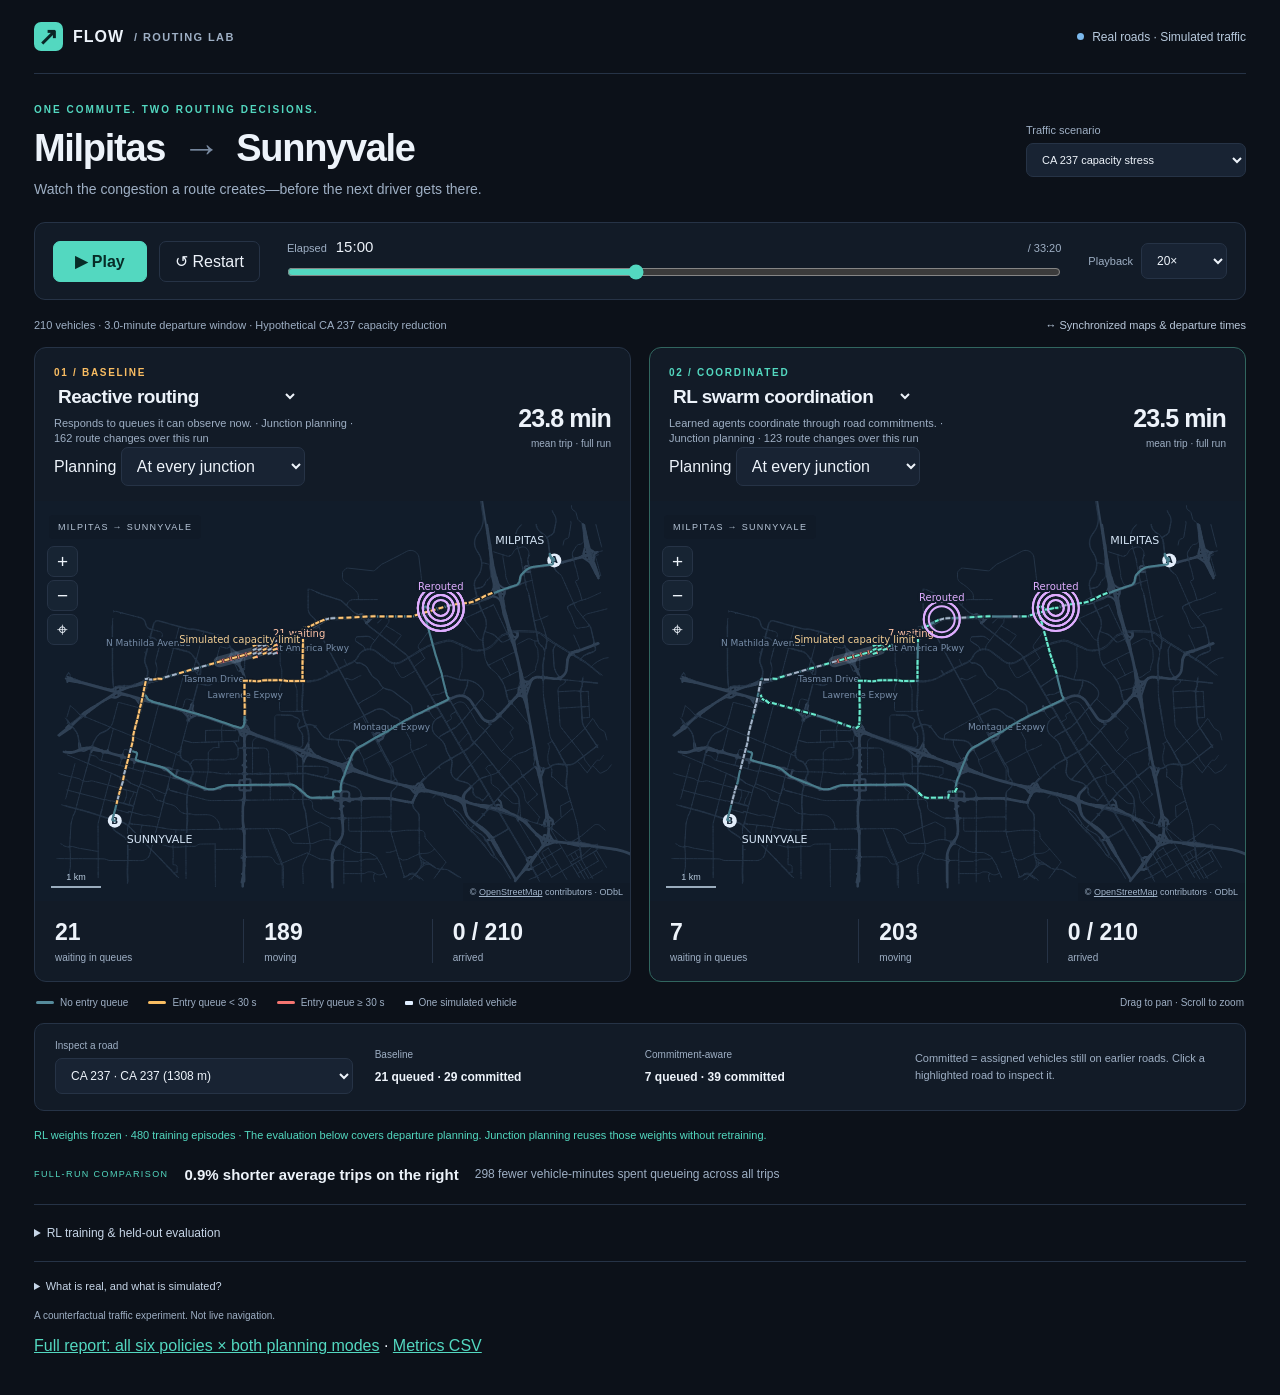
<file: map_demo/index.html>
<!doctype html>
<html lang="en">
<head>
  <meta charset="utf-8">
  <meta name="viewport" content="width=device-width, initial-scale=1">
  <title>Milpitas → Sunnyvale · Traffic routing lab</title>
  <link rel="stylesheet" href="style.css">
  <script defer src="data.js"></script>
  <script defer src="app.js"></script>
</head>
<body>
<main>
  <header class="topbar"><a class="brand" href="#"><span class="brand-mark">↗</span> FLOW<span class="brand-sub"> / ROUTING LAB</span></a><span class="data-status"><span></span>Real roads · Simulated traffic</span></header>
  <section class="intro">
    <div><p class="eyebrow">ONE COMMUTE. TWO ROUTING DECISIONS.</p><h1>Milpitas <span>→</span> Sunnyvale</h1><p class="subtitle">Watch the congestion a route creates—before the next driver gets there.</p></div>
    <label class="scenario-label" for="scenario">Traffic scenario<select id="scenario"><option value="light">Light commute</option><option value="surge">Departure surge</option><option value="restriction" selected>CA 237 capacity stress</option></select></label>
  </section>
  <section class="playback" aria-label="Synchronized playback controls">
    <button id="play" class="primary" type="button">▶ Play</button><button id="restart" class="quiet" type="button">↺ Restart</button>
    <div class="scrubber"><label for="time">Elapsed <output id="clock" aria-live="off">00:00</output><span id="duration"></span></label><input id="time" type="range" min="0" max="300" step="0.1" value="0"></div>
    <label class="speed-label" for="speed">Playback<select id="speed"><option value="1">10×</option><option value="2" selected>20×</option><option value="4">40×</option><option value="8">80×</option></select></label>
  </section>
  <div class="context-row"><span id="scene-note"></span><span class="sync">↔ Synchronized maps & departure times</span></div>
  <section class="comparison" aria-label="Side-by-side traffic simulation">
    <article class="panel" id="left-panel">
      <div class="panel-header"><div><span class="panel-index">01 / BASELINE</span><label class="sr-only" for="left-policy">Left routing policy</label><select id="left-policy" class="policy-select"><option value="static">Static shortest path</option><option value="reactive" selected>Reactive routing</option><option value="predictive">Predictive routing</option><option value="anticipatory">Anticipatory routing</option><option value="cooperative">Cooperative routing</option></select><p class="policy-description" id="left-description"></p></div><div class="mean"><strong id="left-mean"></strong><span>mean trip · full run</span></div></div>
      <div class="map" id="left-map" aria-label="Map of baseline vehicle movement"><canvas class="base"></canvas><canvas class="motion" aria-label="Animated vehicles on real road geometry"></canvas><div class="map-tag">MILPITAS → SUNNYVALE</div><div class="map-controls"><button type="button" data-zoom="in" aria-label="Zoom both maps in">+</button><button type="button" data-zoom="out" aria-label="Zoom both maps out">−</button><button type="button" data-zoom="reset" aria-label="Reset both maps">⌖</button></div><div class="map-credit">© <a href="https://www.openstreetmap.org/copyright" target="_blank" rel="noreferrer">OpenStreetMap</a> contributors · ODbL</div><div class="map-scale"></div></div>
      <div class="live-stats"><div><strong id="left-queued">0</strong><span>waiting in queues</span></div><div><strong id="left-moving">0</strong><span>moving</span></div><div><strong id="left-arrived">0 / 0</strong><span>arrived</span></div></div>
    </article>
    <article class="panel anticipatory" id="right-panel">
      <div class="panel-header"><div><span class="panel-index">02 / COORDINATED</span><label class="sr-only" for="right-policy">Right routing policy</label><select id="right-policy" class="policy-select"><option value="rl_swarm" selected>RL swarm coordination</option><option value="anticipatory">Anticipatory routing</option><option value="cooperative">Cooperative routing</option></select><p class="policy-description" id="right-description"></p></div><div class="mean"><strong id="right-mean"></strong><span>mean trip · full run</span></div></div>
      <div class="map" id="right-map" aria-label="Map of commitment-aware vehicle movement"><canvas class="base"></canvas><canvas class="motion" aria-label="Animated vehicles on real road geometry"></canvas><div class="map-tag">MILPITAS → SUNNYVALE</div><div class="map-controls"><button type="button" data-zoom="in" aria-label="Zoom both maps in">+</button><button type="button" data-zoom="out" aria-label="Zoom both maps out">−</button><button type="button" data-zoom="reset" aria-label="Reset both maps">⌖</button></div><div class="map-credit">© <a href="https://www.openstreetmap.org/copyright" target="_blank" rel="noreferrer">OpenStreetMap</a> contributors · ODbL</div><div class="map-scale"></div></div>
      <div class="live-stats"><div><strong id="right-queued">0</strong><span>waiting in queues</span></div><div><strong id="right-moving">0</strong><span>moving</span></div><div><strong id="right-arrived">0 / 0</strong><span>arrived</span></div></div>
    </article>
  </section>
  <div class="legend"><span><i class="legend-line clear"></i>No entry queue</span><span><i class="legend-line slow"></i>Entry queue &lt; 30 s</span><span><i class="legend-line congested"></i>Entry queue ≥ 30 s</span><span><i class="legend-car"></i>One simulated vehicle</span><span>Drag to pan · Scroll to zoom</span></div>
  <section class="road-detail" aria-label="Selected road comparison">
    <label for="road">Inspect a road<select id="road"></select></label><div><span>Baseline</span><strong id="left-detail"></strong></div><div><span>Commitment-aware</span><strong id="right-detail"></strong></div><p>Committed = assigned vehicles still on earlier roads. Click a highlighted road to inspect it.</p>
  </section>
  <p id="rl-note" class="rl-note" hidden></p>
  <section class="takeaway"><span class="takeaway-label">FULL-RUN COMPARISON</span><strong id="outcome"></strong><span id="delay-outcome"></span></section>
  <section class="learning" id="learning"><details><summary>RL training &amp; held-out evaluation</summary><p id="training-summary"></p><div class="evaluation-table"><table><thead><tr><th>Policy</th><th>Mean trip across test seeds</th></tr></thead><tbody id="evaluation-rows"></tbody></table></div><p>Each vehicle uses the same learned route policy and a shared board of remaining road commitments. A team reward penalizes total travel time across all vehicles. Parameters are frozen for this demo. The no-commitments ablation hides future route information using the same weights; it is not a separately retrained policy. Test demand seeds are unseen, but the road network and scenario families are shared with training.</p><p><a href="rl/evaluation.json">Evaluation data</a> · <a href="rl/training-history.json">Training history</a> · <a href="rl/swarm-model.json">Learned checkpoint</a> · <a href="rl/README.md">Method and limits</a></p></details></section>
  <footer><details><summary>What is real, and what is simulated?</summary><div class="notes"><p><strong>Real:</strong> OpenStreetMap road geometry and OSRM driving routes between geocoded city centers. Context roads provide orientation; only the highlighted corridor network is simulated. Routes via Tasman and Montague use explicit intermediate waypoints.</p><p><strong>Simulated:</strong> All vehicles, departures, capacity restrictions, queues, colors, and trip times. Capacity stress is a hypothetical reduction on one CA 237 segment, not a reported incident. Dots follow recorded simulator events; they are not tracked cars or a live traffic feed.</p><p><strong>Comparison:</strong> Identical vehicles, departure times, and road capacities in both panels. Five-sixths of vehicles are controlled; the rest follow static routes. Predictive, anticipatory, and cooperative baselines know background departures within a five-minute forecast horizon. RL uses current vehicle positions and route commitments. Queues have unlimited storage and do not physically spill back. Vehicles wait at road entry points; waiting markers are spread slightly for visibility.</p><p><strong>Limits:</strong> Route alternatives are limited to six paths on the union of three sourced corridors. This is not a citywide routing graph. Turn restrictions at newly recombined junctions are not modeled. Base traversal times come from cached OSRM estimates rounded to ten-second ticks, not current observed speeds. Demo capacities are assumptions, not measured lane capacity. Replay interpolates motion between discrete simulator events.</p><p id="source-info"></p><p><a href="../README.md">Project documentation</a> · <a href="data/demo.json">Download replay data</a> · <a href="https://project-osrm.org/docs/v26.4.0/http" target="_blank" rel="noreferrer">OSRM source documentation</a></p></div></details><p class="footer-note">A counterfactual traffic experiment. Not live navigation.</p></footer>
  <p id="status" class="sr-only" aria-live="polite"></p>
  <p><a id="report-link" href="reports/restriction/report.html" target="_blank">Full report: all six policies × both planning modes</a> · <a id="metrics-link" href="reports/restriction/metrics.csv">Metrics CSV</a></p>
  <noscript>This demo needs JavaScript to animate the recorded simulations.</noscript>
</main>
</body>
</html>
</file>
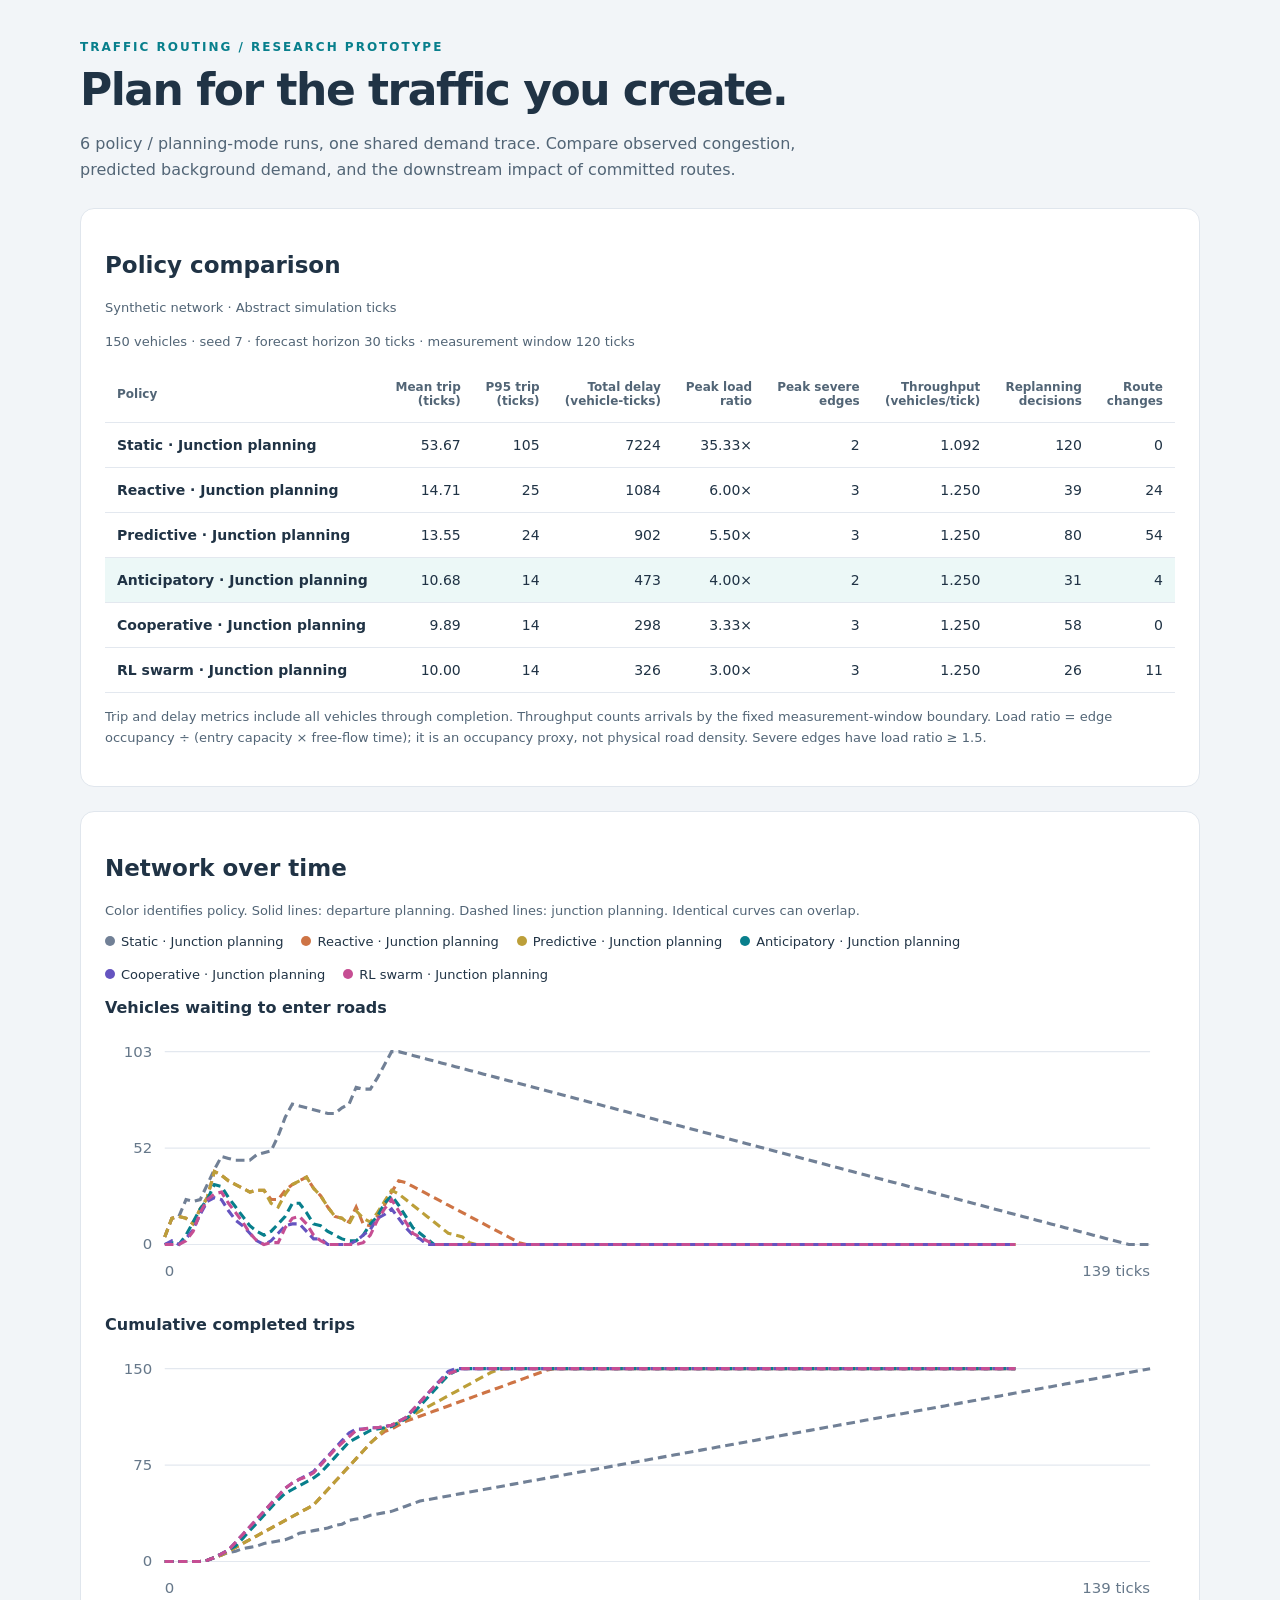
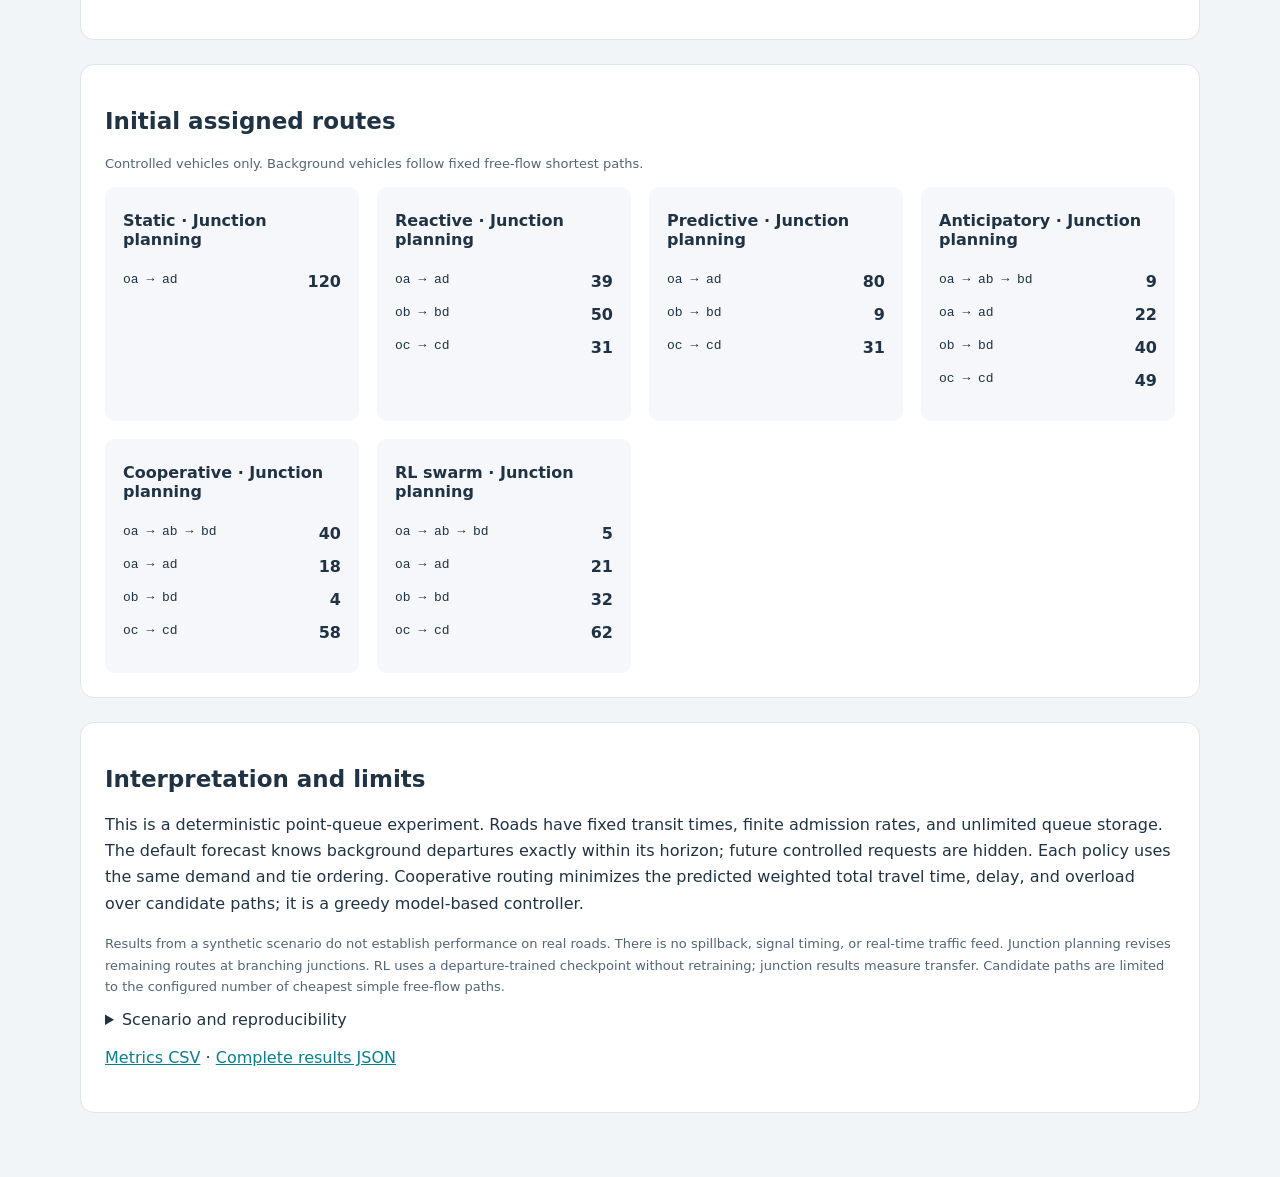
<file: results-replanning/report.html>
<!doctype html>
<html lang="en"><head><meta charset="utf-8"><meta name="viewport" content="width=device-width, initial-scale=1">
<title>Anticipatory traffic routing — experiment report</title><style>
:root{color-scheme:light;font-family:system-ui,sans-serif;color:#203345;background:#f2f5f8}
body{max-width:1120px;margin:0 auto;padding:40px 24px}h1{font-size:clamp(28px,5vw,44px);letter-spacing:-1.5px;margin:10px 0}h2{font-size:23px}h3{font-size:16px}
.eyebrow{color:#087f8c;letter-spacing:2px;font-size:12px;font-weight:800}p{line-height:1.65}.lead{max-width:780px;color:#526576}section{background:white;padding:24px;border:1px solid #e0e6ed;border-radius:14px;margin:24px 0}
.scroll{overflow-x:auto}table{width:100%;border-collapse:collapse;font-size:14px;white-space:nowrap}th,td{text-align:right;padding:14px 12px;border-bottom:1px solid #e3e8ef}th:first-child{text-align:left}thead th{font-size:12px;color:#526576}tbody tr:nth-child(4){background:#ecf8f7}
.legend{display:flex;flex-wrap:wrap;gap:18px;font-size:13px}.legend i{display:inline-block;width:10px;height:10px;border-radius:50%;margin-right:6px}svg{width:100%;height:auto}svg text{font:12px system-ui;fill:#66788a}
.routes{display:grid;grid-template-columns:repeat(auto-fit,minmax(240px,1fr));gap:18px}article{background:#f5f7fa;border-radius:10px;padding:8px 18px}ul{padding:0;list-style:none}li{display:flex;justify-content:space-between;gap:16px;padding:7px 0}pre{overflow:auto;font-size:12px}.note{font-size:13px;color:#526576}a{color:#087f8c}
</style></head><body><header><div class="eyebrow">TRAFFIC ROUTING / RESEARCH PROTOTYPE</div><h1>Plan for the traffic you create.</h1>
<p class="lead">6 policy / planning-mode runs, one shared demand trace. Compare observed congestion, predicted background demand, and the downstream impact of committed routes.</p></header>
<section><h2>Policy comparison</h2><p class="note">Synthetic network · Abstract simulation ticks</p><p class="note">150 vehicles · seed 7 · forecast horizon 30 ticks · measurement window 120 ticks</p>
<div class="scroll"><table><thead><tr><th>Policy</th><th>Mean trip<br>(ticks)</th><th>P95 trip<br>(ticks)</th><th>Total delay<br>(vehicle-ticks)</th><th>Peak load<br>ratio</th><th>Peak severe<br>edges</th><th>Throughput<br>(vehicles/tick)</th><th>Replanning<br>decisions</th><th>Route<br>changes</th></tr></thead><tbody><tr><th>Static · Junction planning</th><td>53.67</td><td>105</td><td>7224</td><td>35.33×</td><td>2</td><td>1.092</td><td>120</td><td>0</td></tr><tr><th>Reactive · Junction planning</th><td>14.71</td><td>25</td><td>1084</td><td>6.00×</td><td>3</td><td>1.250</td><td>39</td><td>24</td></tr><tr><th>Predictive · Junction planning</th><td>13.55</td><td>24</td><td>902</td><td>5.50×</td><td>3</td><td>1.250</td><td>80</td><td>54</td></tr><tr><th>Anticipatory · Junction planning</th><td>10.68</td><td>14</td><td>473</td><td>4.00×</td><td>2</td><td>1.250</td><td>31</td><td>4</td></tr><tr><th>Cooperative · Junction planning</th><td>9.89</td><td>14</td><td>298</td><td>3.33×</td><td>3</td><td>1.250</td><td>58</td><td>0</td></tr><tr><th>RL swarm · Junction planning</th><td>10.00</td><td>14</td><td>326</td><td>3.00×</td><td>3</td><td>1.250</td><td>26</td><td>11</td></tr></tbody></table></div>
<p class="note">Trip and delay metrics include all vehicles through completion. Throughput counts arrivals by the fixed measurement-window boundary. Load ratio = edge occupancy ÷ (entry capacity × free-flow time); it is an occupancy proxy, not physical road density. Severe edges have load ratio ≥ 1.5.</p></section>
<section><h2>Network over time</h2><p class="note">Color identifies policy. Solid lines: departure planning. Dashed lines: junction planning. Identical curves can overlap.</p><div class="legend"><span><i style="background:#718096"></i>Static · Junction planning</span><span><i style="background:#ce7445"></i>Reactive · Junction planning</span><span><i style="background:#bc9f39"></i>Predictive · Junction planning</span><span><i style="background:#087f8c"></i>Anticipatory · Junction planning</span><span><i style="background:#6554c0"></i>Cooperative · Junction planning</span><span><i style="background:#c64e93"></i>RL swarm · Junction planning</span></div><h3>Vehicles waiting to enter roads</h3><svg viewBox="0 0 860 210" role="img" aria-label="Vehicles waiting to enter roads"><path d="M48,170 H840" stroke="#e3e8ef"/><text x="38" y="174" text-anchor="end">0</text><path d="M48,92.5 H840" stroke="#e3e8ef"/><text x="38" y="96.5" text-anchor="end">52</text><path d="M48,15 H840" stroke="#e3e8ef"/><text x="38" y="19" text-anchor="end">103</text><polyline fill="none" stroke="#718096" stroke-width="2.5" stroke-dasharray="7 4" points="48.00,163.98 53.70,148.93 59.40,147.43 65.09,133.88 70.79,135.39 76.49,133.88 82.19,121.84 87.88,109.81 93.58,99.27 99.28,100.78 104.98,102.28 110.68,102.28 116.37,102.28 122.07,97.77 127.77,96.26 133.47,94.76 139.17,82.72 144.86,67.67 150.56,57.14 156.26,58.64 161.96,60.15 167.65,61.65 173.35,63.16 179.05,64.66 184.75,64.66 190.45,60.15 196.14,57.14 201.84,43.59 207.54,45.10 213.24,45.10 218.94,36.07 224.63,25.53 230.33,15.00 236.03,15.00 241.73,16.50 247.42,18.01 253.12,19.51 258.82,21.02 264.52,22.52 270.22,24.03 275.91,25.53 281.61,27.04 287.31,28.54 293.01,30.05 298.71,31.55 304.40,33.06 310.10,34.56 315.80,36.07 321.50,37.57 327.19,39.08 332.89,40.58 338.59,42.09 344.29,43.59 349.99,45.10 355.68,46.60 361.38,48.11 367.08,49.61 372.78,51.12 378.47,52.62 384.17,54.13 389.87,55.63 395.57,57.14 401.27,58.64 406.96,60.15 412.66,61.65 418.36,63.16 424.06,64.66 429.76,66.17 435.45,67.67 441.15,69.17 446.85,70.68 452.55,72.18 458.24,73.69 463.94,75.19 469.64,76.70 475.34,78.20 481.04,79.71 486.73,81.21 492.43,82.72 498.13,84.22 503.83,85.73 509.53,87.23 515.22,88.74 520.92,90.24 526.62,91.75 532.32,93.25 538.01,94.76 543.71,96.26 549.41,97.77 555.11,99.27 560.81,100.78 566.50,102.28 572.20,103.79 577.90,105.29 583.60,106.80 589.29,108.30 594.99,109.81 600.69,111.31 606.39,112.82 612.09,114.32 617.78,115.83 623.48,117.33 629.18,118.83 634.88,120.34 640.58,121.84 646.27,123.35 651.97,124.85 657.67,126.36 663.37,127.86 669.06,129.37 674.76,130.87 680.46,132.38 686.16,133.88 691.86,135.39 697.55,136.89 703.25,138.40 708.95,139.90 714.65,141.41 720.35,142.91 726.04,144.42 731.74,145.92 737.44,147.43 743.14,148.93 748.83,150.44 754.53,151.94 760.23,153.45 765.93,154.95 771.63,156.46 777.32,157.96 783.02,159.47 788.72,160.97 794.42,162.48 800.12,163.98 805.81,165.49 811.51,166.99 817.21,168.50 822.91,170.00 828.60,170.00 834.30,170.00 840.00,170.00"><title>Static · Junction planning</title></polyline><polyline fill="none" stroke="#ce7445" stroke-width="2.5" stroke-dasharray="7 4" points="48.00,163.98 53.70,148.93 59.40,147.43 65.09,148.93 70.79,153.45 76.49,141.41 82.19,132.38 87.88,111.31 93.58,114.32 99.28,118.83 104.98,121.84 110.68,124.85 116.37,127.86 122.07,126.36 127.77,126.36 133.47,133.88 139.17,133.88 144.86,126.36 150.56,121.84 156.26,118.83 161.96,115.83 167.65,124.85 173.35,130.87 179.05,139.90 184.75,147.43 190.45,148.93 196.14,151.94 201.84,139.90 207.54,153.45 213.24,154.95 218.94,147.43 224.63,138.40 230.33,127.86 236.03,118.83 241.73,120.34 247.42,123.35 253.12,126.36 258.82,129.37 264.52,132.38 270.22,135.39 275.91,138.40 281.61,141.41 287.31,144.42 293.01,147.43 298.71,150.44 304.40,153.45 310.10,156.46 315.80,159.47 321.50,162.48 327.19,165.49 332.89,168.50 338.59,170.00 344.29,170.00 349.99,170.00 355.68,170.00 361.38,170.00 367.08,170.00 372.78,170.00 378.47,170.00 384.17,170.00 389.87,170.00 395.57,170.00 401.27,170.00 406.96,170.00 412.66,170.00 418.36,170.00 424.06,170.00 429.76,170.00 435.45,170.00 441.15,170.00 446.85,170.00 452.55,170.00 458.24,170.00 463.94,170.00 469.64,170.00 475.34,170.00 481.04,170.00 486.73,170.00 492.43,170.00 498.13,170.00 503.83,170.00 509.53,170.00 515.22,170.00 520.92,170.00 526.62,170.00 532.32,170.00 538.01,170.00 543.71,170.00 549.41,170.00 555.11,170.00 560.81,170.00 566.50,170.00 572.20,170.00 577.90,170.00 583.60,170.00 589.29,170.00 594.99,170.00 600.69,170.00 606.39,170.00 612.09,170.00 617.78,170.00 623.48,170.00 629.18,170.00 634.88,170.00 640.58,170.00 646.27,170.00 651.97,170.00 657.67,170.00 663.37,170.00 669.06,170.00 674.76,170.00 680.46,170.00 686.16,170.00 691.86,170.00 697.55,170.00 703.25,170.00 708.95,170.00 714.65,170.00 720.35,170.00 726.04,170.00 731.74,170.00"><title>Reactive · Junction planning</title></polyline><polyline fill="none" stroke="#bc9f39" stroke-width="2.5" stroke-dasharray="7 4" points="48.00,163.98 53.70,148.93 59.40,147.43 65.09,148.93 70.79,153.45 76.49,141.41 82.19,132.38 87.88,111.31 93.58,114.32 99.28,118.83 104.98,121.84 110.68,124.85 116.37,127.86 122.07,126.36 127.77,126.36 133.47,136.89 139.17,139.90 144.86,129.37 150.56,121.84 156.26,118.83 161.96,115.83 167.65,124.85 173.35,130.87 179.05,139.90 184.75,147.43 190.45,148.93 196.14,153.45 201.84,142.91 207.54,148.93 213.24,151.94 218.94,144.42 224.63,135.39 230.33,126.36 236.03,129.37 241.73,133.88 247.42,138.40 253.12,142.91 258.82,147.43 264.52,151.94 270.22,156.46 275.91,160.97 281.61,162.48 287.31,163.98 293.01,168.50 298.71,170.00 304.40,170.00 310.10,170.00 315.80,170.00 321.50,170.00 327.19,170.00 332.89,170.00 338.59,170.00 344.29,170.00 349.99,170.00 355.68,170.00 361.38,170.00 367.08,170.00 372.78,170.00 378.47,170.00 384.17,170.00 389.87,170.00 395.57,170.00 401.27,170.00 406.96,170.00 412.66,170.00 418.36,170.00 424.06,170.00 429.76,170.00 435.45,170.00 441.15,170.00 446.85,170.00 452.55,170.00 458.24,170.00 463.94,170.00 469.64,170.00 475.34,170.00 481.04,170.00 486.73,170.00 492.43,170.00 498.13,170.00 503.83,170.00 509.53,170.00 515.22,170.00 520.92,170.00 526.62,170.00 532.32,170.00 538.01,170.00 543.71,170.00 549.41,170.00 555.11,170.00 560.81,170.00 566.50,170.00 572.20,170.00 577.90,170.00 583.60,170.00 589.29,170.00 594.99,170.00 600.69,170.00 606.39,170.00 612.09,170.00 617.78,170.00 623.48,170.00 629.18,170.00 634.88,170.00 640.58,170.00 646.27,170.00 651.97,170.00 657.67,170.00 663.37,170.00 669.06,170.00 674.76,170.00 680.46,170.00 686.16,170.00 691.86,170.00 697.55,170.00 703.25,170.00 708.95,170.00 714.65,170.00 720.35,170.00 726.04,170.00 731.74,170.00"><title>Predictive · Junction planning</title></polyline><polyline fill="none" stroke="#087f8c" stroke-width="2.5" stroke-dasharray="7 4" points="48.00,170.00 53.70,168.50 59.40,170.00 65.09,162.48 70.79,151.94 76.49,141.41 82.19,133.88 87.88,121.84 93.58,123.35 99.28,132.38 104.98,139.90 110.68,147.43 116.37,154.95 122.07,159.47 127.77,162.48 133.47,159.47 139.17,153.45 144.86,147.43 150.56,136.89 156.26,136.89 161.96,144.42 167.65,153.45 173.35,154.95 179.05,159.47 184.75,162.48 190.45,165.49 196.14,166.99 201.84,166.99 207.54,162.48 213.24,153.45 218.94,147.43 224.63,136.89 230.33,130.87 236.03,138.40 241.73,147.43 247.42,156.46 253.12,160.97 258.82,165.49 264.52,170.00 270.22,170.00 275.91,170.00 281.61,170.00 287.31,170.00 293.01,170.00 298.71,170.00 304.40,170.00 310.10,170.00 315.80,170.00 321.50,170.00 327.19,170.00 332.89,170.00 338.59,170.00 344.29,170.00 349.99,170.00 355.68,170.00 361.38,170.00 367.08,170.00 372.78,170.00 378.47,170.00 384.17,170.00 389.87,170.00 395.57,170.00 401.27,170.00 406.96,170.00 412.66,170.00 418.36,170.00 424.06,170.00 429.76,170.00 435.45,170.00 441.15,170.00 446.85,170.00 452.55,170.00 458.24,170.00 463.94,170.00 469.64,170.00 475.34,170.00 481.04,170.00 486.73,170.00 492.43,170.00 498.13,170.00 503.83,170.00 509.53,170.00 515.22,170.00 520.92,170.00 526.62,170.00 532.32,170.00 538.01,170.00 543.71,170.00 549.41,170.00 555.11,170.00 560.81,170.00 566.50,170.00 572.20,170.00 577.90,170.00 583.60,170.00 589.29,170.00 594.99,170.00 600.69,170.00 606.39,170.00 612.09,170.00 617.78,170.00 623.48,170.00 629.18,170.00 634.88,170.00 640.58,170.00 646.27,170.00 651.97,170.00 657.67,170.00 663.37,170.00 669.06,170.00 674.76,170.00 680.46,170.00 686.16,170.00 691.86,170.00 697.55,170.00 703.25,170.00 708.95,170.00 714.65,170.00 720.35,170.00 726.04,170.00 731.74,170.00"><title>Anticipatory · Junction planning</title></polyline><polyline fill="none" stroke="#6554c0" stroke-width="2.5" stroke-dasharray="7 4" points="48.00,170.00 53.70,166.99 59.40,170.00 65.09,165.49 70.79,157.96 76.49,145.92 82.19,135.39 87.88,132.38 93.58,133.88 99.28,142.91 104.98,150.44 110.68,154.95 116.37,160.97 122.07,166.99 127.77,170.00 133.47,166.99 139.17,160.97 144.86,154.95 150.56,153.45 156.26,153.45 161.96,159.47 167.65,165.49 173.35,165.49 179.05,170.00 184.75,170.00 190.45,170.00 196.14,170.00 201.84,166.99 207.54,162.48 213.24,157.96 218.94,148.93 224.63,145.92 230.33,141.41 236.03,148.93 241.73,156.46 247.42,162.48 253.12,165.49 258.82,170.00 264.52,170.00 270.22,170.00 275.91,170.00 281.61,170.00 287.31,170.00 293.01,170.00 298.71,170.00 304.40,170.00 310.10,170.00 315.80,170.00 321.50,170.00 327.19,170.00 332.89,170.00 338.59,170.00 344.29,170.00 349.99,170.00 355.68,170.00 361.38,170.00 367.08,170.00 372.78,170.00 378.47,170.00 384.17,170.00 389.87,170.00 395.57,170.00 401.27,170.00 406.96,170.00 412.66,170.00 418.36,170.00 424.06,170.00 429.76,170.00 435.45,170.00 441.15,170.00 446.85,170.00 452.55,170.00 458.24,170.00 463.94,170.00 469.64,170.00 475.34,170.00 481.04,170.00 486.73,170.00 492.43,170.00 498.13,170.00 503.83,170.00 509.53,170.00 515.22,170.00 520.92,170.00 526.62,170.00 532.32,170.00 538.01,170.00 543.71,170.00 549.41,170.00 555.11,170.00 560.81,170.00 566.50,170.00 572.20,170.00 577.90,170.00 583.60,170.00 589.29,170.00 594.99,170.00 600.69,170.00 606.39,170.00 612.09,170.00 617.78,170.00 623.48,170.00 629.18,170.00 634.88,170.00 640.58,170.00 646.27,170.00 651.97,170.00 657.67,170.00 663.37,170.00 669.06,170.00 674.76,170.00 680.46,170.00 686.16,170.00 691.86,170.00 697.55,170.00 703.25,170.00 708.95,170.00 714.65,170.00 720.35,170.00 726.04,170.00 731.74,170.00"><title>Cooperative · Junction planning</title></polyline><polyline fill="none" stroke="#c64e93" stroke-width="2.5" stroke-dasharray="7 4" points="48.00,170.00 53.70,170.00 59.40,170.00 65.09,166.99 70.79,159.47 76.49,144.42 82.19,133.88 87.88,129.37 93.58,127.86 99.28,136.89 104.98,144.42 110.68,151.94 116.37,160.97 122.07,166.99 127.77,170.00 133.47,168.50 139.17,168.50 144.86,156.46 150.56,148.93 156.26,147.43 161.96,153.45 167.65,162.48 173.35,166.99 179.05,170.00 184.75,170.00 190.45,170.00 196.14,170.00 201.84,170.00 207.54,168.50 213.24,162.48 218.94,150.44 224.63,141.41 230.33,133.88 236.03,142.91 241.73,151.94 247.42,160.97 253.12,163.98 258.82,166.99 264.52,170.00 270.22,170.00 275.91,170.00 281.61,170.00 287.31,170.00 293.01,170.00 298.71,170.00 304.40,170.00 310.10,170.00 315.80,170.00 321.50,170.00 327.19,170.00 332.89,170.00 338.59,170.00 344.29,170.00 349.99,170.00 355.68,170.00 361.38,170.00 367.08,170.00 372.78,170.00 378.47,170.00 384.17,170.00 389.87,170.00 395.57,170.00 401.27,170.00 406.96,170.00 412.66,170.00 418.36,170.00 424.06,170.00 429.76,170.00 435.45,170.00 441.15,170.00 446.85,170.00 452.55,170.00 458.24,170.00 463.94,170.00 469.64,170.00 475.34,170.00 481.04,170.00 486.73,170.00 492.43,170.00 498.13,170.00 503.83,170.00 509.53,170.00 515.22,170.00 520.92,170.00 526.62,170.00 532.32,170.00 538.01,170.00 543.71,170.00 549.41,170.00 555.11,170.00 560.81,170.00 566.50,170.00 572.20,170.00 577.90,170.00 583.60,170.00 589.29,170.00 594.99,170.00 600.69,170.00 606.39,170.00 612.09,170.00 617.78,170.00 623.48,170.00 629.18,170.00 634.88,170.00 640.58,170.00 646.27,170.00 651.97,170.00 657.67,170.00 663.37,170.00 669.06,170.00 674.76,170.00 680.46,170.00 686.16,170.00 691.86,170.00 697.55,170.00 703.25,170.00 708.95,170.00 714.65,170.00 720.35,170.00 726.04,170.00 731.74,170.00"><title>RL swarm · Junction planning</title></polyline><text x="48" y="195">0</text><text x="840" y="195" text-anchor="end">139 ticks</text></svg><h3>Cumulative completed trips</h3><svg viewBox="0 0 860 210" role="img" aria-label="Cumulative completed trips"><path d="M48,170 H840" stroke="#e3e8ef"/><text x="38" y="174" text-anchor="end">0</text><path d="M48,92.5 H840" stroke="#e3e8ef"/><text x="38" y="96.5" text-anchor="end">75</text><path d="M48,15 H840" stroke="#e3e8ef"/><text x="38" y="19" text-anchor="end">150</text><polyline fill="none" stroke="#718096" stroke-width="2.5" stroke-dasharray="7 4" points="48.00,170.00 53.70,170.00 59.40,170.00 65.09,170.00 70.79,170.00 76.49,170.00 82.19,168.97 87.88,166.90 93.58,164.83 99.28,162.77 104.98,161.73 110.68,159.67 116.37,158.63 122.07,157.60 127.77,155.53 133.47,154.50 139.17,153.47 144.86,152.43 150.56,150.37 156.26,147.27 161.96,146.23 167.65,145.20 173.35,144.17 179.05,143.13 184.75,141.07 190.45,140.03 196.14,136.93 201.84,135.90 207.54,134.87 213.24,132.80 218.94,131.77 224.63,130.73 230.33,129.70 236.03,127.63 241.73,125.57 247.42,123.50 253.12,121.43 258.82,120.40 264.52,119.37 270.22,118.33 275.91,117.30 281.61,116.27 287.31,115.23 293.01,114.20 298.71,113.17 304.40,112.13 310.10,111.10 315.80,110.07 321.50,109.03 327.19,108.00 332.89,106.97 338.59,105.93 344.29,104.90 349.99,103.87 355.68,102.83 361.38,101.80 367.08,100.77 372.78,99.73 378.47,98.70 384.17,97.67 389.87,96.63 395.57,95.60 401.27,94.57 406.96,93.53 412.66,92.50 418.36,91.47 424.06,90.43 429.76,89.40 435.45,88.37 441.15,87.33 446.85,86.30 452.55,85.27 458.24,84.23 463.94,83.20 469.64,82.17 475.34,81.13 481.04,80.10 486.73,79.07 492.43,78.03 498.13,77.00 503.83,75.97 509.53,74.93 515.22,73.90 520.92,72.87 526.62,71.83 532.32,70.80 538.01,69.77 543.71,68.73 549.41,67.70 555.11,66.67 560.81,65.63 566.50,64.60 572.20,63.57 577.90,62.53 583.60,61.50 589.29,60.47 594.99,59.43 600.69,58.40 606.39,57.37 612.09,56.33 617.78,55.30 623.48,54.27 629.18,53.23 634.88,52.20 640.58,51.17 646.27,50.13 651.97,49.10 657.67,48.07 663.37,47.03 669.06,46.00 674.76,44.97 680.46,43.93 686.16,42.90 691.86,41.87 697.55,40.83 703.25,39.80 708.95,38.77 714.65,37.73 720.35,36.70 726.04,35.67 731.74,34.63 737.44,33.60 743.14,32.57 748.83,31.53 754.53,30.50 760.23,29.47 765.93,28.43 771.63,27.40 777.32,26.37 783.02,25.33 788.72,24.30 794.42,23.27 800.12,22.23 805.81,21.20 811.51,20.17 817.21,19.13 822.91,18.10 828.60,17.07 834.30,16.03 840.00,15.00"><title>Static · Junction planning</title></polyline><polyline fill="none" stroke="#ce7445" stroke-width="2.5" stroke-dasharray="7 4" points="48.00,170.00 53.70,170.00 59.40,170.00 65.09,170.00 70.79,170.00 76.49,170.00 82.19,168.97 87.88,166.90 93.58,164.83 99.28,161.73 104.98,158.63 110.68,155.53 116.37,152.43 122.07,149.33 127.77,146.23 133.47,143.13 139.17,140.03 144.86,136.93 150.56,133.83 156.26,130.73 161.96,127.63 167.65,124.53 173.35,118.33 179.05,112.13 184.75,105.93 190.45,99.73 196.14,93.53 201.84,87.33 207.54,81.13 213.24,74.93 218.94,69.77 224.63,65.63 230.33,63.57 236.03,60.47 241.73,57.37 247.42,55.30 253.12,53.23 258.82,51.17 264.52,49.10 270.22,47.03 275.91,44.97 281.61,42.90 287.31,40.83 293.01,38.77 298.71,36.70 304.40,34.63 310.10,32.57 315.80,30.50 321.50,28.43 327.19,26.37 332.89,24.30 338.59,22.23 344.29,20.17 349.99,18.10 355.68,16.03 361.38,15.00 367.08,15.00 372.78,15.00 378.47,15.00 384.17,15.00 389.87,15.00 395.57,15.00 401.27,15.00 406.96,15.00 412.66,15.00 418.36,15.00 424.06,15.00 429.76,15.00 435.45,15.00 441.15,15.00 446.85,15.00 452.55,15.00 458.24,15.00 463.94,15.00 469.64,15.00 475.34,15.00 481.04,15.00 486.73,15.00 492.43,15.00 498.13,15.00 503.83,15.00 509.53,15.00 515.22,15.00 520.92,15.00 526.62,15.00 532.32,15.00 538.01,15.00 543.71,15.00 549.41,15.00 555.11,15.00 560.81,15.00 566.50,15.00 572.20,15.00 577.90,15.00 583.60,15.00 589.29,15.00 594.99,15.00 600.69,15.00 606.39,15.00 612.09,15.00 617.78,15.00 623.48,15.00 629.18,15.00 634.88,15.00 640.58,15.00 646.27,15.00 651.97,15.00 657.67,15.00 663.37,15.00 669.06,15.00 674.76,15.00 680.46,15.00 686.16,15.00 691.86,15.00 697.55,15.00 703.25,15.00 708.95,15.00 714.65,15.00 720.35,15.00 726.04,15.00 731.74,15.00"><title>Reactive · Junction planning</title></polyline><polyline fill="none" stroke="#bc9f39" stroke-width="2.5" stroke-dasharray="7 4" points="48.00,170.00 53.70,170.00 59.40,170.00 65.09,170.00 70.79,170.00 76.49,170.00 82.19,168.97 87.88,166.90 93.58,164.83 99.28,161.73 104.98,158.63 110.68,155.53 116.37,152.43 122.07,149.33 127.77,146.23 133.47,143.13 139.17,140.03 144.86,136.93 150.56,133.83 156.26,130.73 161.96,127.63 167.65,124.53 173.35,118.33 179.05,112.13 184.75,105.93 190.45,99.73 196.14,93.53 201.84,87.33 207.54,81.13 213.24,74.93 218.94,69.77 224.63,63.57 230.33,60.47 236.03,58.40 241.73,55.30 247.42,52.20 253.12,49.10 258.82,46.00 264.52,42.90 270.22,39.80 275.91,36.70 281.61,33.60 287.31,30.50 293.01,27.40 298.71,24.30 304.40,21.20 310.10,18.10 315.80,16.03 321.50,15.00 327.19,15.00 332.89,15.00 338.59,15.00 344.29,15.00 349.99,15.00 355.68,15.00 361.38,15.00 367.08,15.00 372.78,15.00 378.47,15.00 384.17,15.00 389.87,15.00 395.57,15.00 401.27,15.00 406.96,15.00 412.66,15.00 418.36,15.00 424.06,15.00 429.76,15.00 435.45,15.00 441.15,15.00 446.85,15.00 452.55,15.00 458.24,15.00 463.94,15.00 469.64,15.00 475.34,15.00 481.04,15.00 486.73,15.00 492.43,15.00 498.13,15.00 503.83,15.00 509.53,15.00 515.22,15.00 520.92,15.00 526.62,15.00 532.32,15.00 538.01,15.00 543.71,15.00 549.41,15.00 555.11,15.00 560.81,15.00 566.50,15.00 572.20,15.00 577.90,15.00 583.60,15.00 589.29,15.00 594.99,15.00 600.69,15.00 606.39,15.00 612.09,15.00 617.78,15.00 623.48,15.00 629.18,15.00 634.88,15.00 640.58,15.00 646.27,15.00 651.97,15.00 657.67,15.00 663.37,15.00 669.06,15.00 674.76,15.00 680.46,15.00 686.16,15.00 691.86,15.00 697.55,15.00 703.25,15.00 708.95,15.00 714.65,15.00 720.35,15.00 726.04,15.00 731.74,15.00"><title>Predictive · Junction planning</title></polyline><polyline fill="none" stroke="#087f8c" stroke-width="2.5" stroke-dasharray="7 4" points="48.00,170.00 53.70,170.00 59.40,170.00 65.09,170.00 70.79,170.00 76.49,170.00 82.19,168.97 87.88,166.90 93.58,163.80 99.28,160.70 104.98,157.60 110.68,151.40 116.37,145.20 122.07,139.00 127.77,132.80 133.47,126.60 139.17,120.40 144.86,115.23 150.56,112.13 156.26,109.03 161.96,105.93 167.65,102.83 173.35,98.70 179.05,92.50 184.75,86.30 190.45,80.10 196.14,73.90 201.84,70.80 207.54,67.70 213.24,64.60 218.94,63.57 224.63,62.53 230.33,61.50 236.03,58.40 241.73,55.30 247.42,51.17 253.12,44.97 258.82,38.77 264.52,32.57 270.22,26.37 275.91,20.17 281.61,17.07 287.31,15.00 293.01,15.00 298.71,15.00 304.40,15.00 310.10,15.00 315.80,15.00 321.50,15.00 327.19,15.00 332.89,15.00 338.59,15.00 344.29,15.00 349.99,15.00 355.68,15.00 361.38,15.00 367.08,15.00 372.78,15.00 378.47,15.00 384.17,15.00 389.87,15.00 395.57,15.00 401.27,15.00 406.96,15.00 412.66,15.00 418.36,15.00 424.06,15.00 429.76,15.00 435.45,15.00 441.15,15.00 446.85,15.00 452.55,15.00 458.24,15.00 463.94,15.00 469.64,15.00 475.34,15.00 481.04,15.00 486.73,15.00 492.43,15.00 498.13,15.00 503.83,15.00 509.53,15.00 515.22,15.00 520.92,15.00 526.62,15.00 532.32,15.00 538.01,15.00 543.71,15.00 549.41,15.00 555.11,15.00 560.81,15.00 566.50,15.00 572.20,15.00 577.90,15.00 583.60,15.00 589.29,15.00 594.99,15.00 600.69,15.00 606.39,15.00 612.09,15.00 617.78,15.00 623.48,15.00 629.18,15.00 634.88,15.00 640.58,15.00 646.27,15.00 651.97,15.00 657.67,15.00 663.37,15.00 669.06,15.00 674.76,15.00 680.46,15.00 686.16,15.00 691.86,15.00 697.55,15.00 703.25,15.00 708.95,15.00 714.65,15.00 720.35,15.00 726.04,15.00 731.74,15.00"><title>Anticipatory · Junction planning</title></polyline><polyline fill="none" stroke="#6554c0" stroke-width="2.5" stroke-dasharray="7 4" points="48.00,170.00 53.70,170.00 59.40,170.00 65.09,170.00 70.79,170.00 76.49,170.00 82.19,168.97 87.88,166.90 93.58,163.80 99.28,160.70 104.98,154.50 110.68,148.30 116.37,142.10 122.07,135.90 127.77,129.70 133.47,123.50 139.17,117.30 144.86,111.10 150.56,106.97 156.26,103.87 161.96,100.77 167.65,97.67 173.35,91.47 179.05,85.27 184.75,79.07 190.45,72.87 196.14,66.67 201.84,63.57 207.54,63.57 213.24,62.53 218.94,62.53 224.63,61.50 230.33,60.47 236.03,57.37 241.73,54.27 247.42,48.07 253.12,41.87 258.82,35.67 264.52,29.47 270.22,23.27 275.91,17.07 281.61,15.00 287.31,15.00 293.01,15.00 298.71,15.00 304.40,15.00 310.10,15.00 315.80,15.00 321.50,15.00 327.19,15.00 332.89,15.00 338.59,15.00 344.29,15.00 349.99,15.00 355.68,15.00 361.38,15.00 367.08,15.00 372.78,15.00 378.47,15.00 384.17,15.00 389.87,15.00 395.57,15.00 401.27,15.00 406.96,15.00 412.66,15.00 418.36,15.00 424.06,15.00 429.76,15.00 435.45,15.00 441.15,15.00 446.85,15.00 452.55,15.00 458.24,15.00 463.94,15.00 469.64,15.00 475.34,15.00 481.04,15.00 486.73,15.00 492.43,15.00 498.13,15.00 503.83,15.00 509.53,15.00 515.22,15.00 520.92,15.00 526.62,15.00 532.32,15.00 538.01,15.00 543.71,15.00 549.41,15.00 555.11,15.00 560.81,15.00 566.50,15.00 572.20,15.00 577.90,15.00 583.60,15.00 589.29,15.00 594.99,15.00 600.69,15.00 606.39,15.00 612.09,15.00 617.78,15.00 623.48,15.00 629.18,15.00 634.88,15.00 640.58,15.00 646.27,15.00 651.97,15.00 657.67,15.00 663.37,15.00 669.06,15.00 674.76,15.00 680.46,15.00 686.16,15.00 691.86,15.00 697.55,15.00 703.25,15.00 708.95,15.00 714.65,15.00 720.35,15.00 726.04,15.00 731.74,15.00"><title>Cooperative · Junction planning</title></polyline><polyline fill="none" stroke="#c64e93" stroke-width="2.5" stroke-dasharray="7 4" points="48.00,170.00 53.70,170.00 59.40,170.00 65.09,170.00 70.79,170.00 76.49,170.00 82.19,168.97 87.88,166.90 93.58,163.80 99.28,160.70 104.98,154.50 110.68,148.30 116.37,142.10 122.07,135.90 127.77,129.70 133.47,123.50 139.17,117.30 144.86,111.10 150.56,106.97 156.26,103.87 161.96,101.80 167.65,98.70 173.35,92.50 179.05,86.30 184.75,80.10 190.45,74.93 196.14,69.77 201.84,64.60 207.54,63.57 213.24,62.53 218.94,62.53 224.63,61.50 230.33,60.47 236.03,57.37 241.73,54.27 247.42,48.07 253.12,41.87 258.82,35.67 264.52,29.47 270.22,24.30 275.91,19.13 281.61,17.07 287.31,15.00 293.01,15.00 298.71,15.00 304.40,15.00 310.10,15.00 315.80,15.00 321.50,15.00 327.19,15.00 332.89,15.00 338.59,15.00 344.29,15.00 349.99,15.00 355.68,15.00 361.38,15.00 367.08,15.00 372.78,15.00 378.47,15.00 384.17,15.00 389.87,15.00 395.57,15.00 401.27,15.00 406.96,15.00 412.66,15.00 418.36,15.00 424.06,15.00 429.76,15.00 435.45,15.00 441.15,15.00 446.85,15.00 452.55,15.00 458.24,15.00 463.94,15.00 469.64,15.00 475.34,15.00 481.04,15.00 486.73,15.00 492.43,15.00 498.13,15.00 503.83,15.00 509.53,15.00 515.22,15.00 520.92,15.00 526.62,15.00 532.32,15.00 538.01,15.00 543.71,15.00 549.41,15.00 555.11,15.00 560.81,15.00 566.50,15.00 572.20,15.00 577.90,15.00 583.60,15.00 589.29,15.00 594.99,15.00 600.69,15.00 606.39,15.00 612.09,15.00 617.78,15.00 623.48,15.00 629.18,15.00 634.88,15.00 640.58,15.00 646.27,15.00 651.97,15.00 657.67,15.00 663.37,15.00 669.06,15.00 674.76,15.00 680.46,15.00 686.16,15.00 691.86,15.00 697.55,15.00 703.25,15.00 708.95,15.00 714.65,15.00 720.35,15.00 726.04,15.00 731.74,15.00"><title>RL swarm · Junction planning</title></polyline><text x="48" y="195">0</text><text x="840" y="195" text-anchor="end">139 ticks</text></svg></section>
<section><h2>Initial assigned routes</h2><p class="note">Controlled vehicles only. Background vehicles follow fixed free-flow shortest paths.</p><div class="routes"><article><h3>Static · Junction planning</h3><ul><li><code>oa → ad</code><strong>120</strong></li></ul></article><article><h3>Reactive · Junction planning</h3><ul><li><code>oa → ad</code><strong>39</strong></li><li><code>ob → bd</code><strong>50</strong></li><li><code>oc → cd</code><strong>31</strong></li></ul></article><article><h3>Predictive · Junction planning</h3><ul><li><code>oa → ad</code><strong>80</strong></li><li><code>ob → bd</code><strong>9</strong></li><li><code>oc → cd</code><strong>31</strong></li></ul></article><article><h3>Anticipatory · Junction planning</h3><ul><li><code>oa → ab → bd</code><strong>9</strong></li><li><code>oa → ad</code><strong>22</strong></li><li><code>ob → bd</code><strong>40</strong></li><li><code>oc → cd</code><strong>49</strong></li></ul></article><article><h3>Cooperative · Junction planning</h3><ul><li><code>oa → ab → bd</code><strong>40</strong></li><li><code>oa → ad</code><strong>18</strong></li><li><code>ob → bd</code><strong>4</strong></li><li><code>oc → cd</code><strong>58</strong></li></ul></article><article><h3>RL swarm · Junction planning</h3><ul><li><code>oa → ab → bd</code><strong>5</strong></li><li><code>oa → ad</code><strong>21</strong></li><li><code>ob → bd</code><strong>32</strong></li><li><code>oc → cd</code><strong>62</strong></li></ul></article></div></section>
<section><h2>Interpretation and limits</h2><p>This is a deterministic point-queue experiment. Roads have fixed transit times, finite admission rates, and unlimited queue storage. The default forecast knows background departures exactly within its horizon; future controlled requests are hidden. Each policy uses the same demand and tie ordering. Cooperative routing minimizes the predicted weighted total travel time, delay, and overload over candidate paths; it is a greedy model-based controller.</p>
<p class="note">Results from a synthetic scenario do not establish performance on real roads. There is no spillback, signal timing, or real-time traffic feed. Junction planning revises remaining routes at branching junctions. RL uses a departure-trained checkpoint without retraining; junction results measure transfer. Candidate paths are limited to the configured number of cheapest simple free-flow paths.</p>
<details><summary>Scenario and reproducibility</summary><pre>{
  &quot;roads&quot;: [
    {
      &quot;id&quot;: &quot;oa&quot;,
      &quot;source&quot;: &quot;O&quot;,
      &quot;target&quot;: &quot;A&quot;,
      &quot;free_flow&quot;: 3,
      &quot;capacity&quot;: 8
    },
    {
      &quot;id&quot;: &quot;ad&quot;,
      &quot;source&quot;: &quot;A&quot;,
      &quot;target&quot;: &quot;D&quot;,
      &quot;free_flow&quot;: 3,
      &quot;capacity&quot;: 1
    },
    {
      &quot;id&quot;: &quot;ob&quot;,
      &quot;source&quot;: &quot;O&quot;,
      &quot;target&quot;: &quot;B&quot;,
      &quot;free_flow&quot;: 4,
      &quot;capacity&quot;: 8
    },
    {
      &quot;id&quot;: &quot;bd&quot;,
      &quot;source&quot;: &quot;B&quot;,
      &quot;target&quot;: &quot;D&quot;,
      &quot;free_flow&quot;: 4,
      &quot;capacity&quot;: 2
    },
    {
      &quot;id&quot;: &quot;oc&quot;,
      &quot;source&quot;: &quot;O&quot;,
      &quot;target&quot;: &quot;C&quot;,
      &quot;free_flow&quot;: 5,
      &quot;capacity&quot;: 8
    },
    {
      &quot;id&quot;: &quot;cd&quot;,
      &quot;source&quot;: &quot;C&quot;,
      &quot;target&quot;: &quot;D&quot;,
      &quot;free_flow&quot;: 5,
      &quot;capacity&quot;: 3
    },
    {
      &quot;id&quot;: &quot;ab&quot;,
      &quot;source&quot;: &quot;A&quot;,
      &quot;target&quot;: &quot;B&quot;,
      &quot;free_flow&quot;: 2,
      &quot;capacity&quot;: 2
    }
  ],
  &quot;demands&quot;: [
    {
      &quot;id&quot;: &quot;controlled-0003&quot;,
      &quot;origin&quot;: &quot;O&quot;,
      &quot;destination&quot;: &quot;D&quot;,
      &quot;departure&quot;: 0,
      &quot;controlled&quot;: true
    },
    {
      &quot;id&quot;: &quot;controlled-0009&quot;,
      &quot;origin&quot;: &quot;O&quot;,
      &quot;destination&quot;: &quot;D&quot;,
      &quot;departure&quot;: 0,
      &quot;controlled&quot;: true
    },
    {
      &quot;id&quot;: &quot;controlled-0012&quot;,
      &quot;origin&quot;: &quot;O&quot;,
      &quot;destination&quot;: &quot;D&quot;,
      &quot;departure&quot;: 0,
      &quot;controlled&quot;: true
    },
    {
      &quot;id&quot;: &quot;controlled-0021&quot;,
      &quot;origin&quot;: &quot;O&quot;,
      &quot;destination&quot;: &quot;D&quot;,
      &quot;departure&quot;: 0,
      &quot;controlled&quot;: true
    },
    {
      &quot;id&quot;: &quot;controlled-0026&quot;,
      &quot;origin&quot;: &quot;O&quot;,
      &quot;destination&quot;: &quot;D&quot;,
      &quot;departure&quot;: 0,
      &quot;controlled&quot;: true
    },
    {
      &quot;id&quot;: &quot;controlled-0030&quot;,
      &quot;origin&quot;: &quot;O&quot;,
      &quot;destination&quot;: &quot;D&quot;,
      &quot;departure&quot;: 0,
      &quot;controlled&quot;: true
    },
    {
      &quot;id&quot;: &quot;controlled-0032&quot;,
      &quot;origin&quot;: &quot;O&quot;,
      &quot;destination&quot;: &quot;D&quot;,
      &quot;departure&quot;: 0,
      &quot;controlled&quot;: true
    },
    {
      &quot;id&quot;: &quot;controlled-0053&quot;,
      &quot;origin&quot;: &quot;O&quot;,
      &quot;destination&quot;: &quot;D&quot;,
      &quot;departure&quot;: 0,
      &quot;controlled&quot;: true
    },
    {
      &quot;id&quot;: &quot;controlled-0086&quot;,
      &quot;origin&quot;: &quot;O&quot;,
      &quot;destination&quot;: &quot;D&quot;,
      &quot;departure&quot;: 0,
      &quot;controlled&quot;: true
    },
    {
      &quot;id&quot;: &quot;controlled-0102&quot;,
      &quot;origin&quot;: &quot;O&quot;,
      &quot;destination&quot;: &quot;D&quot;,
      &quot;departure&quot;: 0,
      &quot;controlled&quot;: true
    },
    {
      &quot;id&quot;: &quot;controlled-0109&quot;,
      &quot;origin&quot;: &quot;O&quot;,
      &quot;destination&quot;: &quot;D&quot;,
      &quot;departure&quot;: 0,
      &quot;controlled&quot;: true
    },
    {
      &quot;id&quot;: &quot;controlled-0116&quot;,
      &quot;origin&quot;: &quot;O&quot;,
      &quot;destination&quot;: &quot;D&quot;,
      &quot;departure&quot;: 0,
      &quot;controlled&quot;: true
    },
    {
      &quot;id&quot;: &quot;controlled-0004&quot;,
      &quot;origin&quot;: &quot;O&quot;,
      &quot;destination&quot;: &quot;D&quot;,
      &quot;departure&quot;: 1,
      &quot;controlled&quot;: true
    },
    {
      &quot;id&quot;: &quot;controlled-0006&quot;,
      &quot;origin&quot;: &quot;O&quot;,
      &quot;destination&quot;: &quot;D&quot;,
      &quot;departure&quot;: 1,
      &quot;controlled&quot;: true
    },
    {
      &quot;id&quot;: &quot;controlled-0013&quot;,
      &quot;origin&quot;: &quot;O&quot;,
      &quot;destination&quot;: &quot;D&quot;,
      &quot;departure&quot;: 1,
      &quot;controlled&quot;: true
    },
    {
      &quot;id&quot;: &quot;controlled-0016&quot;,
      &quot;origin&quot;: &quot;O&quot;,
      &quot;destination&quot;: &quot;D&quot;,
      &quot;departure&quot;: 1,
      &quot;controlled&quot;: true
    },
    {
      &quot;id&quot;: &quot;controlled-0018&quot;,
      &quot;origin&quot;: &quot;O&quot;,
      &quot;destination&quot;: &quot;D&quot;,
      &quot;departure&quot;: 1,
      &quot;controlled&quot;: true
    },
    {
      &quot;id&quot;: &quot;controlled-0023&quot;,
      &quot;origin&quot;: &quot;O&quot;,
      &quot;destination&quot;: &quot;D&quot;,
      &quot;departure&quot;: 1,
      &quot;controlled&quot;: true
    },
    {
      &quot;id&quot;: &quot;controlled-0039&quot;,
      &quot;origin&quot;: &quot;O&quot;,
      &quot;destination&quot;: &quot;D&quot;,
      &quot;departure&quot;: 1,
      &quot;controlled&quot;: true
    },
    {
      &quot;id&quot;: &quot;controlled-0044&quot;,
      &quot;origin&quot;: &quot;O&quot;,
      &quot;destination&quot;: &quot;D&quot;,
      &quot;departure&quot;: 1,
      &quot;controlled&quot;: true
    },
    {
      &quot;id&quot;: &quot;controlled-0049&quot;,
      &quot;origin&quot;: &quot;O&quot;,
      &quot;destination&quot;: &quot;D&quot;,
      &quot;departure&quot;: 1,
      &quot;controlled&quot;: true
    },
    {
      &quot;id&quot;: &quot;controlled-0051&quot;,
      &quot;origin&quot;: &quot;O&quot;,
      &quot;destination&quot;: &quot;D&quot;,
      &quot;departure&quot;: 1,
      &quot;controlled&quot;: true
    },
    {
      &quot;id&quot;: &quot;controlled-0068&quot;,
      &quot;origin&quot;: &quot;O&quot;,
      &quot;destination&quot;: &quot;D&quot;,
      &quot;departure&quot;: 1,
      &quot;controlled&quot;: true
    },
    {
      &quot;id&quot;: &quot;controlled-0077&quot;,
      &quot;origin&quot;: &quot;O&quot;,
      &quot;destination&quot;: &quot;D&quot;,
      &quot;departure&quot;: 1,
      &quot;controlled&quot;: true
    },
    {
      &quot;id&quot;: &quot;controlled-0078&quot;,
      &quot;origin&quot;: &quot;O&quot;,
      &quot;destination&quot;: &quot;D&quot;,
      &quot;departure&quot;: 1,
      &quot;controlled&quot;: true
    },
    {
      &quot;id&quot;: &quot;controlled-0087&quot;,
      &quot;origin&quot;: &quot;O&quot;,
      &quot;destination&quot;: &quot;D&quot;,
      &quot;departure&quot;: 1,
      &quot;controlled&quot;: true
    },
    {
      &quot;id&quot;: &quot;controlled-0097&quot;,
      &quot;origin&quot;: &quot;O&quot;,
      &quot;destination&quot;: &quot;D&quot;,
      &quot;departure&quot;: 1,
      &quot;controlled&quot;: true
    },
    {
      &quot;id&quot;: &quot;controlled-0098&quot;,
      &quot;origin&quot;: &quot;O&quot;,
      &quot;destination&quot;: &quot;D&quot;,
      &quot;departure&quot;: 1,
      &quot;controlled&quot;: true
    },
    {
      &quot;id&quot;: &quot;controlled-0101&quot;,
      &quot;origin&quot;: &quot;O&quot;,
      &quot;destination&quot;: &quot;D&quot;,
      &quot;departure&quot;: 1,
      &quot;controlled&quot;: true
    },
    {
      &quot;id&quot;: &quot;controlled-0114&quot;,
      &quot;origin&quot;: &quot;O&quot;,
      &quot;destination&quot;: &quot;D&quot;,
      &quot;departure&quot;: 1,
      &quot;controlled&quot;: true
    },
    {
      &quot;id&quot;: &quot;controlled-0001&quot;,
      &quot;origin&quot;: &quot;O&quot;,
      &quot;destination&quot;: &quot;D&quot;,
      &quot;departure&quot;: 2,
      &quot;controlled&quot;: true
    },
    {
      &quot;id&quot;: &quot;controlled-0034&quot;,
      &quot;origin&quot;: &quot;O&quot;,
      &quot;destination&quot;: &quot;D&quot;,
      &quot;departure&quot;: 2,
      &quot;controlled&quot;: true
    },
    {
      &quot;id&quot;: &quot;controlled-0037&quot;,
      &quot;origin&quot;: &quot;O&quot;,
      &quot;destination&quot;: &quot;D&quot;,
      &quot;departure&quot;: 2,
      &quot;controlled&quot;: true
    },
    {
      &quot;id&quot;: &quot;controlled-0043&quot;,
      &quot;origin&quot;: &quot;O&quot;,
      &quot;destination&quot;: &quot;D&quot;,
      &quot;departure&quot;: 2,
      &quot;controlled&quot;: true
    },
    {
      &quot;id&quot;: &quot;controlled-0066&quot;,
      &quot;origin&quot;: &quot;O&quot;,
      &quot;destination&quot;: &quot;D&quot;,
      &quot;departure&quot;: 2,
      &quot;controlled&quot;: true
    },
    {
      &quot;id&quot;: &quot;controlled-0081&quot;,
      &quot;origin&quot;: &quot;O&quot;,
      &quot;destination&quot;: &quot;D&quot;,
      &quot;departure&quot;: 2,
      &quot;controlled&quot;: true
    },
    {
      &quot;id&quot;: &quot;controlled-0083&quot;,
      &quot;origin&quot;: &quot;O&quot;,
      &quot;destination&quot;: &quot;D&quot;,
      &quot;departure&quot;: 2,
      &quot;controlled&quot;: true
    },
    {
      &quot;id&quot;: &quot;controlled-0112&quot;,
      &quot;origin&quot;: &quot;O&quot;,
      &quot;destination&quot;: &quot;D&quot;,
      &quot;departure&quot;: 2,
      &quot;controlled&quot;: true
    },
    {
      &quot;id&quot;: &quot;controlled-0119&quot;,
      &quot;origin&quot;: &quot;O&quot;,
      &quot;destination&quot;: &quot;D&quot;,
      &quot;departure&quot;: 2,
      &quot;controlled&quot;: true
    },
    {
      &quot;id&quot;: &quot;background-0014&quot;,
      &quot;origin&quot;: &quot;A&quot;,
      &quot;destination&quot;: &quot;D&quot;,
      &quot;departure&quot;: 3,
      &quot;controlled&quot;: false
    },
    {
      &quot;id&quot;: &quot;background-0017&quot;,
      &quot;origin&quot;: &quot;B&quot;,
      &quot;destination&quot;: &quot;D&quot;,
      &quot;departure&quot;: 3,
      &quot;controlled&quot;: false
    },
    {
      &quot;id&quot;: &quot;controlled-0011&quot;,
      &quot;origin&quot;: &quot;O&quot;,
      &quot;destination&quot;: &quot;D&quot;,
      &quot;departure&quot;: 3,
      &quot;controlled&quot;: true
    },
    {
      &quot;id&quot;: &quot;controlled-0017&quot;,
      &quot;origin&quot;: &quot;O&quot;,
      &quot;destination&quot;: &quot;D&quot;,
      &quot;departure&quot;: 3,
      &quot;controlled&quot;: true
    },
    {
      &quot;id&quot;: &quot;controlled-0024&quot;,
      &quot;origin&quot;: &quot;O&quot;,
      &quot;destination&quot;: &quot;D&quot;,
      &quot;departure&quot;: 3,
      &quot;controlled&quot;: true
    },
    {
      &quot;id&quot;: &quot;controlled-0031&quot;,
      &quot;origin&quot;: &quot;O&quot;,
      &quot;destination&quot;: &quot;D&quot;,
      &quot;departure&quot;: 3,
      &quot;controlled&quot;: true
    },
    {
      &quot;id&quot;: &quot;controlled-0047&quot;,
      &quot;origin&quot;: &quot;O&quot;,
      &quot;destination&quot;: &quot;D&quot;,
      &quot;departure&quot;: 3,
      &quot;controlled&quot;: true
    },
    {
      &quot;id&quot;: &quot;controlled-0055&quot;,
      &quot;origin&quot;: &quot;O&quot;,
      &quot;destination&quot;: &quot;D&quot;,
      &quot;departure&quot;: 3,
      &quot;controlled&quot;: true
    },
    {
      &quot;id&quot;: &quot;controlled-0065&quot;,
      &quot;origin&quot;: &quot;O&quot;,
      &quot;destination&quot;: &quot;D&quot;,
      &quot;departure&quot;: 3,
      &quot;controlled&quot;: true
    },
    {
      &quot;id&quot;: &quot;controlled-0067&quot;,
      &quot;origin&quot;: &quot;O&quot;,
      &quot;destination&quot;: &quot;D&quot;,
      &quot;departure&quot;: 3,
      &quot;controlled&quot;: true
    },
    {
      &quot;id&quot;: &quot;controlled-0117&quot;,
      &quot;origin&quot;: &quot;O&quot;,
      &quot;destination&quot;: &quot;D&quot;,
      &quot;departure&quot;: 3,
      &quot;controlled&quot;: true
    },
    {
      &quot;id&quot;: &quot;background-0025&quot;,
      &quot;origin&quot;: &quot;B&quot;,
      &quot;destination&quot;: &quot;D&quot;,
      &quot;departure&quot;: 4,
      &quot;controlled&quot;: false
    },
    {
      &quot;id&quot;: &quot;background-0002&quot;,
      &quot;origin&quot;: &quot;B&quot;,
      &quot;destination&quot;: &quot;D&quot;,
      &quot;departure&quot;: 5,
      &quot;controlled&quot;: false
    },
    {
      &quot;id&quot;: &quot;background-0011&quot;,
      &quot;origin&quot;: &quot;A&quot;,
      &quot;destination&quot;: &quot;D&quot;,
      &quot;departure&quot;: 5,
      &quot;controlled&quot;: false
    },
    {
      &quot;id&quot;: &quot;background-0026&quot;,
      &quot;origin&quot;: &quot;A&quot;,
      &quot;destination&quot;: &quot;D&quot;,
      &quot;departure&quot;: 5,
      &quot;controlled&quot;: false
    },
    {
      &quot;id&quot;: &quot;background-0028&quot;,
      &quot;origin&quot;: &quot;A&quot;,
      &quot;destination&quot;: &quot;D&quot;,
      &quot;departure&quot;: 6,
      &quot;controlled&quot;: false
    },
    {
      &quot;id&quot;: &quot;background-0012&quot;,
      &quot;origin&quot;: &quot;A&quot;,
      &quot;destination&quot;: &quot;D&quot;,
      &quot;departure&quot;: 7,
      &quot;controlled&quot;: false
    },
    {
      &quot;id&quot;: &quot;background-0020&quot;,
      &quot;origin&quot;: &quot;B&quot;,
      &quot;destination&quot;: &quot;D&quot;,
      &quot;departure&quot;: 7,
      &quot;controlled&quot;: false
    },
    {
      &quot;id&quot;: &quot;background-0010&quot;,
      &quot;origin&quot;: &quot;B&quot;,
      &quot;destination&quot;: &quot;D&quot;,
      &quot;departure&quot;: 10,
      &quot;controlled&quot;: false
    },
    {
      &quot;id&quot;: &quot;background-0016&quot;,
      &quot;origin&quot;: &quot;A&quot;,
      &quot;destination&quot;: &quot;D&quot;,
      &quot;departure&quot;: 11,
      &quot;controlled&quot;: false
    },
    {
      &quot;id&quot;: &quot;controlled-0035&quot;,
      &quot;origin&quot;: &quot;O&quot;,
      &quot;destination&quot;: &quot;D&quot;,
      &quot;departure&quot;: 12,
      &quot;controlled&quot;: true
    },
    {
      &quot;id&quot;: &quot;controlled-0041&quot;,
      &quot;origin&quot;: &quot;O&quot;,
      &quot;destination&quot;: &quot;D&quot;,
      &quot;departure&quot;: 12,
      &quot;controlled&quot;: true
    },
    {
      &quot;id&quot;: &quot;controlled-0064&quot;,
      &quot;origin&quot;: &quot;O&quot;,
      &quot;destination&quot;: &quot;D&quot;,
      &quot;departure&quot;: 12,
      &quot;controlled&quot;: true
    },
    {
      &quot;id&quot;: &quot;controlled-0070&quot;,
      &quot;origin&quot;: &quot;O&quot;,
      &quot;destination&quot;: &quot;D&quot;,
      &quot;departure&quot;: 12,
      &quot;controlled&quot;: true
    },
    {
      &quot;id&quot;: &quot;controlled-0075&quot;,
      &quot;origin&quot;: &quot;O&quot;,
      &quot;destination&quot;: &quot;D&quot;,
      &quot;departure&quot;: 12,
      &quot;controlled&quot;: true
    },
    {
      &quot;id&quot;: &quot;controlled-0099&quot;,
      &quot;origin&quot;: &quot;O&quot;,
      &quot;destination&quot;: &quot;D&quot;,
      &quot;departure&quot;: 12,
      &quot;controlled&quot;: true
    },
    {
      &quot;id&quot;: &quot;controlled-0103&quot;,
      &quot;origin&quot;: &quot;O&quot;,
      &quot;destination&quot;: &quot;D&quot;,
      &quot;departure&quot;: 12,
      &quot;controlled&quot;: true
    },
    {
      &quot;id&quot;: &quot;controlled-0106&quot;,
      &quot;origin&quot;: &quot;O&quot;,
      &quot;destination&quot;: &quot;D&quot;,
      &quot;departure&quot;: 12,
      &quot;controlled&quot;: true
    },
    {
      &quot;id&quot;: &quot;controlled-0118&quot;,
      &quot;origin&quot;: &quot;O&quot;,
      &quot;destination&quot;: &quot;D&quot;,
      &quot;departure&quot;: 12,
      &quot;controlled&quot;: true
    },
    {
      &quot;id&quot;: &quot;controlled-0000&quot;,
      &quot;origin&quot;: &quot;O&quot;,
      &quot;destination&quot;: &quot;D&quot;,
      &quot;departure&quot;: 13,
      &quot;controlled&quot;: true
    },
    {
      &quot;id&quot;: &quot;controlled-0007&quot;,
      &quot;origin&quot;: &quot;O&quot;,
      &quot;destination&quot;: &quot;D&quot;,
      &quot;departure&quot;: 13,
      &quot;controlled&quot;: true
    },
    {
      &quot;id&quot;: &quot;controlled-0048&quot;,
      &quot;origin&quot;: &quot;O&quot;,
      &quot;destination&quot;: &quot;D&quot;,
      &quot;departure&quot;: 13,
      &quot;controlled&quot;: true
    },
    {
      &quot;id&quot;: &quot;controlled-0059&quot;,
      &quot;origin&quot;: &quot;O&quot;,
      &quot;destination&quot;: &quot;D&quot;,
      &quot;departure&quot;: 13,
      &quot;controlled&quot;: true
    },
    {
      &quot;id&quot;: &quot;controlled-0063&quot;,
      &quot;origin&quot;: &quot;O&quot;,
      &quot;destination&quot;: &quot;D&quot;,
      &quot;departure&quot;: 13,
      &quot;controlled&quot;: true
    },
    {
      &quot;id&quot;: &quot;controlled-0073&quot;,
      &quot;origin&quot;: &quot;O&quot;,
      &quot;destination&quot;: &quot;D&quot;,
      &quot;departure&quot;: 13,
      &quot;controlled&quot;: true
    },
    {
      &quot;id&quot;: &quot;controlled-0082&quot;,
      &quot;origin&quot;: &quot;O&quot;,
      &quot;destination&quot;: &quot;D&quot;,
      &quot;departure&quot;: 13,
      &quot;controlled&quot;: true
    },
    {
      &quot;id&quot;: &quot;controlled-0090&quot;,
      &quot;origin&quot;: &quot;O&quot;,
      &quot;destination&quot;: &quot;D&quot;,
      &quot;departure&quot;: 13,
      &quot;controlled&quot;: true
    },
    {
      &quot;id&quot;: &quot;controlled-0091&quot;,
      &quot;origin&quot;: &quot;O&quot;,
      &quot;destination&quot;: &quot;D&quot;,
      &quot;departure&quot;: 13,
      &quot;controlled&quot;: true
    },
    {
      &quot;id&quot;: &quot;controlled-0092&quot;,
      &quot;origin&quot;: &quot;O&quot;,
      &quot;destination&quot;: &quot;D&quot;,
      &quot;departure&quot;: 13,
      &quot;controlled&quot;: true
    },
    {
      &quot;id&quot;: &quot;controlled-0108&quot;,
      &quot;origin&quot;: &quot;O&quot;,
      &quot;destination&quot;: &quot;D&quot;,
      &quot;departure&quot;: 13,
      &quot;controlled&quot;: true
    },
    {
      &quot;id&quot;: &quot;controlled-0111&quot;,
      &quot;origin&quot;: &quot;O&quot;,
      &quot;destination&quot;: &quot;D&quot;,
      &quot;departure&quot;: 13,
      &quot;controlled&quot;: true
    },
    {
      &quot;id&quot;: &quot;background-0009&quot;,
      &quot;origin&quot;: &quot;B&quot;,
      &quot;destination&quot;: &quot;D&quot;,
      &quot;departure&quot;: 14,
      &quot;controlled&quot;: false
    },
    {
      &quot;id&quot;: &quot;controlled-0002&quot;,
      &quot;origin&quot;: &quot;O&quot;,
      &quot;destination&quot;: &quot;D&quot;,
      &quot;departure&quot;: 14,
      &quot;controlled&quot;: true
    },
    {
      &quot;id&quot;: &quot;controlled-0014&quot;,
      &quot;origin&quot;: &quot;O&quot;,
      &quot;destination&quot;: &quot;D&quot;,
      &quot;departure&quot;: 14,
      &quot;controlled&quot;: true
    },
    {
      &quot;id&quot;: &quot;controlled-0015&quot;,
      &quot;origin&quot;: &quot;O&quot;,
      &quot;destination&quot;: &quot;D&quot;,
      &quot;departure&quot;: 14,
      &quot;controlled&quot;: true
    },
    {
      &quot;id&quot;: &quot;controlled-0020&quot;,
      &quot;origin&quot;: &quot;O&quot;,
      &quot;destination&quot;: &quot;D&quot;,
      &quot;departure&quot;: 14,
      &quot;controlled&quot;: true
    },
    {
      &quot;id&quot;: &quot;controlled-0029&quot;,
      &quot;origin&quot;: &quot;O&quot;,
      &quot;destination&quot;: &quot;D&quot;,
      &quot;departure&quot;: 14,
      &quot;controlled&quot;: true
    },
    {
      &quot;id&quot;: &quot;controlled-0036&quot;,
      &quot;origin&quot;: &quot;O&quot;,
      &quot;destination&quot;: &quot;D&quot;,
      &quot;departure&quot;: 14,
      &quot;controlled&quot;: true
    },
    {
      &quot;id&quot;: &quot;controlled-0058&quot;,
      &quot;origin&quot;: &quot;O&quot;,
      &quot;destination&quot;: &quot;D&quot;,
      &quot;departure&quot;: 14,
      &quot;controlled&quot;: true
    },
    {
      &quot;id&quot;: &quot;controlled-0080&quot;,
      &quot;origin&quot;: &quot;O&quot;,
      &quot;destination&quot;: &quot;D&quot;,
      &quot;departure&quot;: 14,
      &quot;controlled&quot;: true
    },
    {
      &quot;id&quot;: &quot;controlled-0085&quot;,
      &quot;origin&quot;: &quot;O&quot;,
      &quot;destination&quot;: &quot;D&quot;,
      &quot;departure&quot;: 14,
      &quot;controlled&quot;: true
    },
    {
      &quot;id&quot;: &quot;controlled-0107&quot;,
      &quot;origin&quot;: &quot;O&quot;,
      &quot;destination&quot;: &quot;D&quot;,
      &quot;departure&quot;: 14,
      &quot;controlled&quot;: true
    },
    {
      &quot;id&quot;: &quot;background-0000&quot;,
      &quot;origin&quot;: &quot;A&quot;,
      &quot;destination&quot;: &quot;D&quot;,
      &quot;departure&quot;: 15,
      &quot;controlled&quot;: false
    },
    {
      &quot;id&quot;: &quot;background-0022&quot;,
      &quot;origin&quot;: &quot;B&quot;,
      &quot;destination&quot;: &quot;D&quot;,
      &quot;departure&quot;: 15,
      &quot;controlled&quot;: false
    },
    {
      &quot;id&quot;: &quot;background-0023&quot;,
      &quot;origin&quot;: &quot;B&quot;,
      &quot;destination&quot;: &quot;D&quot;,
      &quot;departure&quot;: 15,
      &quot;controlled&quot;: false
    },
    {
      &quot;id&quot;: &quot;background-0018&quot;,
      &quot;origin&quot;: &quot;A&quot;,
      &quot;destination&quot;: &quot;D&quot;,
      &quot;departure&quot;: 16,
      &quot;controlled&quot;: false
    },
    {
      &quot;id&quot;: &quot;background-0003&quot;,
      &quot;origin&quot;: &quot;A&quot;,
      &quot;destination&quot;: &quot;D&quot;,
      &quot;departure&quot;: 17,
      &quot;controlled&quot;: false
    },
    {
      &quot;id&quot;: &quot;background-0021&quot;,
      &quot;origin&quot;: &quot;A&quot;,
      &quot;destination&quot;: &quot;D&quot;,
      &quot;departure&quot;: 17,
      &quot;controlled&quot;: false
    },
    {
      &quot;id&quot;: &quot;background-0027&quot;,
      &quot;origin&quot;: &quot;A&quot;,
      &quot;destination&quot;: &quot;D&quot;,
      &quot;departure&quot;: 17,
      &quot;controlled&quot;: false
    },
    {
      &quot;id&quot;: &quot;background-0024&quot;,
      &quot;origin&quot;: &quot;A&quot;,
      &quot;destination&quot;: &quot;D&quot;,
      &quot;departure&quot;: 18,
      &quot;controlled&quot;: false
    },
    {
      &quot;id&quot;: &quot;background-0004&quot;,
      &quot;origin&quot;: &quot;B&quot;,
      &quot;destination&quot;: &quot;D&quot;,
      &quot;departure&quot;: 20,
      &quot;controlled&quot;: false
    },
    {
      &quot;id&quot;: &quot;background-0019&quot;,
      &quot;origin&quot;: &quot;B&quot;,
      &quot;destination&quot;: &quot;D&quot;,
      &quot;departure&quot;: 22,
      &quot;controlled&quot;: false
    },
    {
      &quot;id&quot;: &quot;background-0029&quot;,
      &quot;origin&quot;: &quot;B&quot;,
      &quot;destination&quot;: &quot;D&quot;,
      &quot;departure&quot;: 22,
      &quot;controlled&quot;: false
    },
    {
      &quot;id&quot;: &quot;background-0013&quot;,
      &quot;origin&quot;: &quot;A&quot;,
      &quot;destination&quot;: &quot;D&quot;,
      &quot;departure&quot;: 24,
      &quot;controlled&quot;: false
    },
    {
      &quot;id&quot;: &quot;background-0008&quot;,
      &quot;origin&quot;: &quot;B&quot;,
      &quot;destination&quot;: &quot;D&quot;,
      &quot;departure&quot;: 25,
      &quot;controlled&quot;: false
    },
    {
      &quot;id&quot;: &quot;controlled-0056&quot;,
      &quot;origin&quot;: &quot;O&quot;,
      &quot;destination&quot;: &quot;D&quot;,
      &quot;departure&quot;: 25,
      &quot;controlled&quot;: true
    },
    {
      &quot;id&quot;: &quot;controlled-0060&quot;,
      &quot;origin&quot;: &quot;O&quot;,
      &quot;destination&quot;: &quot;D&quot;,
      &quot;departure&quot;: 25,
      &quot;controlled&quot;: true
    },
    {
      &quot;id&quot;: &quot;controlled-0062&quot;,
      &quot;origin&quot;: &quot;O&quot;,
      &quot;destination&quot;: &quot;D&quot;,
      &quot;departure&quot;: 25,
      &quot;controlled&quot;: true
    },
    {
      &quot;id&quot;: &quot;controlled-0072&quot;,
      &quot;origin&quot;: &quot;O&quot;,
      &quot;destination&quot;: &quot;D&quot;,
      &quot;departure&quot;: 25,
      &quot;controlled&quot;: true
    },
    {
      &quot;id&quot;: &quot;controlled-0074&quot;,
      &quot;origin&quot;: &quot;O&quot;,
      &quot;destination&quot;: &quot;D&quot;,
      &quot;departure&quot;: 25,
      &quot;controlled&quot;: true
    },
    {
      &quot;id&quot;: &quot;controlled-0084&quot;,
      &quot;origin&quot;: &quot;O&quot;,
      &quot;destination&quot;: &quot;D&quot;,
      &quot;departure&quot;: 25,
      &quot;controlled&quot;: true
    },
    {
      &quot;id&quot;: &quot;controlled-0094&quot;,
      &quot;origin&quot;: &quot;O&quot;,
      &quot;destination&quot;: &quot;D&quot;,
      &quot;departure&quot;: 25,
      &quot;controlled&quot;: true
    },
    {
      &quot;id&quot;: &quot;controlled-0096&quot;,
      &quot;origin&quot;: &quot;O&quot;,
      &quot;destination&quot;: &quot;D&quot;,
      &quot;departure&quot;: 25,
      &quot;controlled&quot;: true
    },
    {
      &quot;id&quot;: &quot;controlled-0100&quot;,
      &quot;origin&quot;: &quot;O&quot;,
      &quot;destination&quot;: &quot;D&quot;,
      &quot;departure&quot;: 25,
      &quot;controlled&quot;: true
    },
    {
      &quot;id&quot;: &quot;controlled-0105&quot;,
      &quot;origin&quot;: &quot;O&quot;,
      &quot;destination&quot;: &quot;D&quot;,
      &quot;departure&quot;: 25,
      &quot;controlled&quot;: true
    },
    {
      &quot;id&quot;: &quot;controlled-0110&quot;,
      &quot;origin&quot;: &quot;O&quot;,
      &quot;destination&quot;: &quot;D&quot;,
      &quot;departure&quot;: 25,
      &quot;controlled&quot;: true
    },
    {
      &quot;id&quot;: &quot;controlled-0115&quot;,
      &quot;origin&quot;: &quot;O&quot;,
      &quot;destination&quot;: &quot;D&quot;,
      &quot;departure&quot;: 25,
      &quot;controlled&quot;: true
    },
    {
      &quot;id&quot;: &quot;controlled-0005&quot;,
      &quot;origin&quot;: &quot;O&quot;,
      &quot;destination&quot;: &quot;D&quot;,
      &quot;departure&quot;: 26,
      &quot;controlled&quot;: true
    },
    {
      &quot;id&quot;: &quot;controlled-0010&quot;,
      &quot;origin&quot;: &quot;O&quot;,
      &quot;destination&quot;: &quot;D&quot;,
      &quot;departure&quot;: 26,
      &quot;controlled&quot;: true
    },
    {
      &quot;id&quot;: &quot;controlled-0019&quot;,
      &quot;origin&quot;: &quot;O&quot;,
      &quot;destination&quot;: &quot;D&quot;,
      &quot;departure&quot;: 26,
      &quot;controlled&quot;: true
    },
    {
      &quot;id&quot;: &quot;controlled-0033&quot;,
      &quot;origin&quot;: &quot;O&quot;,
      &quot;destination&quot;: &quot;D&quot;,
      &quot;departure&quot;: 26,
      &quot;controlled&quot;: true
    },
    {
      &quot;id&quot;: &quot;controlled-0038&quot;,
      &quot;origin&quot;: &quot;O&quot;,
      &quot;destination&quot;: &quot;D&quot;,
      &quot;departure&quot;: 26,
      &quot;controlled&quot;: true
    },
    {
      &quot;id&quot;: &quot;controlled-0042&quot;,
      &quot;origin&quot;: &quot;O&quot;,
      &quot;destination&quot;: &quot;D&quot;,
      &quot;departure&quot;: 26,
      &quot;controlled&quot;: true
    },
    {
      &quot;id&quot;: &quot;controlled-0050&quot;,
      &quot;origin&quot;: &quot;O&quot;,
      &quot;destination&quot;: &quot;D&quot;,
      &quot;departure&quot;: 26,
      &quot;controlled&quot;: true
    },
    {
      &quot;id&quot;: &quot;controlled-0057&quot;,
      &quot;origin&quot;: &quot;O&quot;,
      &quot;destination&quot;: &quot;D&quot;,
      &quot;departure&quot;: 26,
      &quot;controlled&quot;: true
    },
    {
      &quot;id&quot;: &quot;controlled-0071&quot;,
      &quot;origin&quot;: &quot;O&quot;,
      &quot;destination&quot;: &quot;D&quot;,
      &quot;departure&quot;: 26,
      &quot;controlled&quot;: true
    },
    {
      &quot;id&quot;: &quot;controlled-0079&quot;,
      &quot;origin&quot;: &quot;O&quot;,
      &quot;destination&quot;: &quot;D&quot;,
      &quot;departure&quot;: 26,
      &quot;controlled&quot;: true
    },
    {
      &quot;id&quot;: &quot;controlled-0088&quot;,
      &quot;origin&quot;: &quot;O&quot;,
      &quot;destination&quot;: &quot;D&quot;,
      &quot;departure&quot;: 26,
      &quot;controlled&quot;: true
    },
    {
      &quot;id&quot;: &quot;controlled-0008&quot;,
      &quot;origin&quot;: &quot;O&quot;,
      &quot;destination&quot;: &quot;D&quot;,
      &quot;departure&quot;: 27,
      &quot;controlled&quot;: true
    },
    {
      &quot;id&quot;: &quot;controlled-0022&quot;,
      &quot;origin&quot;: &quot;O&quot;,
      &quot;destination&quot;: &quot;D&quot;,
      &quot;departure&quot;: 27,
      &quot;controlled&quot;: true
    },
    {
      &quot;id&quot;: &quot;controlled-0025&quot;,
      &quot;origin&quot;: &quot;O&quot;,
      &quot;destination&quot;: &quot;D&quot;,
      &quot;departure&quot;: 27,
      &quot;controlled&quot;: true
    },
    {
      &quot;id&quot;: &quot;controlled-0027&quot;,
      &quot;origin&quot;: &quot;O&quot;,
      &quot;destination&quot;: &quot;D&quot;,
      &quot;departure&quot;: 27,
      &quot;controlled&quot;: true
    },
    {
      &quot;id&quot;: &quot;controlled-0028&quot;,
      &quot;origin&quot;: &quot;O&quot;,
      &quot;destination&quot;: &quot;D&quot;,
      &quot;departure&quot;: 27,
      &quot;controlled&quot;: true
    },
    {
      &quot;id&quot;: &quot;controlled-0040&quot;,
      &quot;origin&quot;: &quot;O&quot;,
      &quot;destination&quot;: &quot;D&quot;,
      &quot;departure&quot;: 27,
      &quot;controlled&quot;: true
    },
    {
      &quot;id&quot;: &quot;controlled-0045&quot;,
      &quot;origin&quot;: &quot;O&quot;,
      &quot;destination&quot;: &quot;D&quot;,
      &quot;departure&quot;: 27,
      &quot;controlled&quot;: true
    },
    {
      &quot;id&quot;: &quot;controlled-0046&quot;,
      &quot;origin&quot;: &quot;O&quot;,
      &quot;destination&quot;: &quot;D&quot;,
      &quot;departure&quot;: 27,
      &quot;controlled&quot;: true
    },
    {
      &quot;id&quot;: &quot;controlled-0052&quot;,
      &quot;origin&quot;: &quot;O&quot;,
      &quot;destination&quot;: &quot;D&quot;,
      &quot;departure&quot;: 27,
      &quot;controlled&quot;: true
    },
    {
      &quot;id&quot;: &quot;controlled-0054&quot;,
      &quot;origin&quot;: &quot;O&quot;,
      &quot;destination&quot;: &quot;D&quot;,
      &quot;departure&quot;: 27,
      &quot;controlled&quot;: true
    },
    {
      &quot;id&quot;: &quot;controlled-0061&quot;,
      &quot;origin&quot;: &quot;O&quot;,
      &quot;destination&quot;: &quot;D&quot;,
      &quot;departure&quot;: 27,
      &quot;controlled&quot;: true
    },
    {
      &quot;id&quot;: &quot;controlled-0069&quot;,
      &quot;origin&quot;: &quot;O&quot;,
      &quot;destination&quot;: &quot;D&quot;,
      &quot;departure&quot;: 27,
      &quot;controlled&quot;: true
    },
    {
      &quot;id&quot;: &quot;controlled-0076&quot;,
      &quot;origin&quot;: &quot;O&quot;,
      &quot;destination&quot;: &quot;D&quot;,
      &quot;departure&quot;: 27,
      &quot;controlled&quot;: true
    },
    {
      &quot;id&quot;: &quot;controlled-0089&quot;,
      &quot;origin&quot;: &quot;O&quot;,
      &quot;destination&quot;: &quot;D&quot;,
      &quot;departure&quot;: 27,
      &quot;controlled&quot;: true
    },
    {
      &quot;id&quot;: &quot;controlled-0093&quot;,
      &quot;origin&quot;: &quot;O&quot;,
      &quot;destination&quot;: &quot;D&quot;,
      &quot;departure&quot;: 27,
      &quot;controlled&quot;: true
    },
    {
      &quot;id&quot;: &quot;controlled-0095&quot;,
      &quot;origin&quot;: &quot;O&quot;,
      &quot;destination&quot;: &quot;D&quot;,
      &quot;departure&quot;: 27,
      &quot;controlled&quot;: true
    },
    {
      &quot;id&quot;: &quot;controlled-0104&quot;,
      &quot;origin&quot;: &quot;O&quot;,
      &quot;destination&quot;: &quot;D&quot;,
      &quot;departure&quot;: 27,
      &quot;controlled&quot;: true
    },
    {
      &quot;id&quot;: &quot;controlled-0113&quot;,
      &quot;origin&quot;: &quot;O&quot;,
      &quot;destination&quot;: &quot;D&quot;,
      &quot;departure&quot;: 27,
      &quot;controlled&quot;: true
    },
    {
      &quot;id&quot;: &quot;background-0006&quot;,
      &quot;origin&quot;: &quot;A&quot;,
      &quot;destination&quot;: &quot;D&quot;,
      &quot;departure&quot;: 29,
      &quot;controlled&quot;: false
    },
    {
      &quot;id&quot;: &quot;background-0015&quot;,
      &quot;origin&quot;: &quot;B&quot;,
      &quot;destination&quot;: &quot;D&quot;,
      &quot;departure&quot;: 29,
      &quot;controlled&quot;: false
    },
    {
      &quot;id&quot;: &quot;background-0007&quot;,
      &quot;origin&quot;: &quot;B&quot;,
      &quot;destination&quot;: &quot;D&quot;,
      &quot;departure&quot;: 30,
      &quot;controlled&quot;: false
    },
    {
      &quot;id&quot;: &quot;background-0005&quot;,
      &quot;origin&quot;: &quot;B&quot;,
      &quot;destination&quot;: &quot;D&quot;,
      &quot;departure&quot;: 31,
      &quot;controlled&quot;: false
    },
    {
      &quot;id&quot;: &quot;background-0001&quot;,
      &quot;origin&quot;: &quot;B&quot;,
      &quot;destination&quot;: &quot;D&quot;,
      &quot;departure&quot;: 32,
      &quot;controlled&quot;: false
    }
  ]
}</pre></details><p><a href="metrics.csv">Metrics CSV</a> · <a href="results.json">Complete results JSON</a></p></section></body></html>
</file>
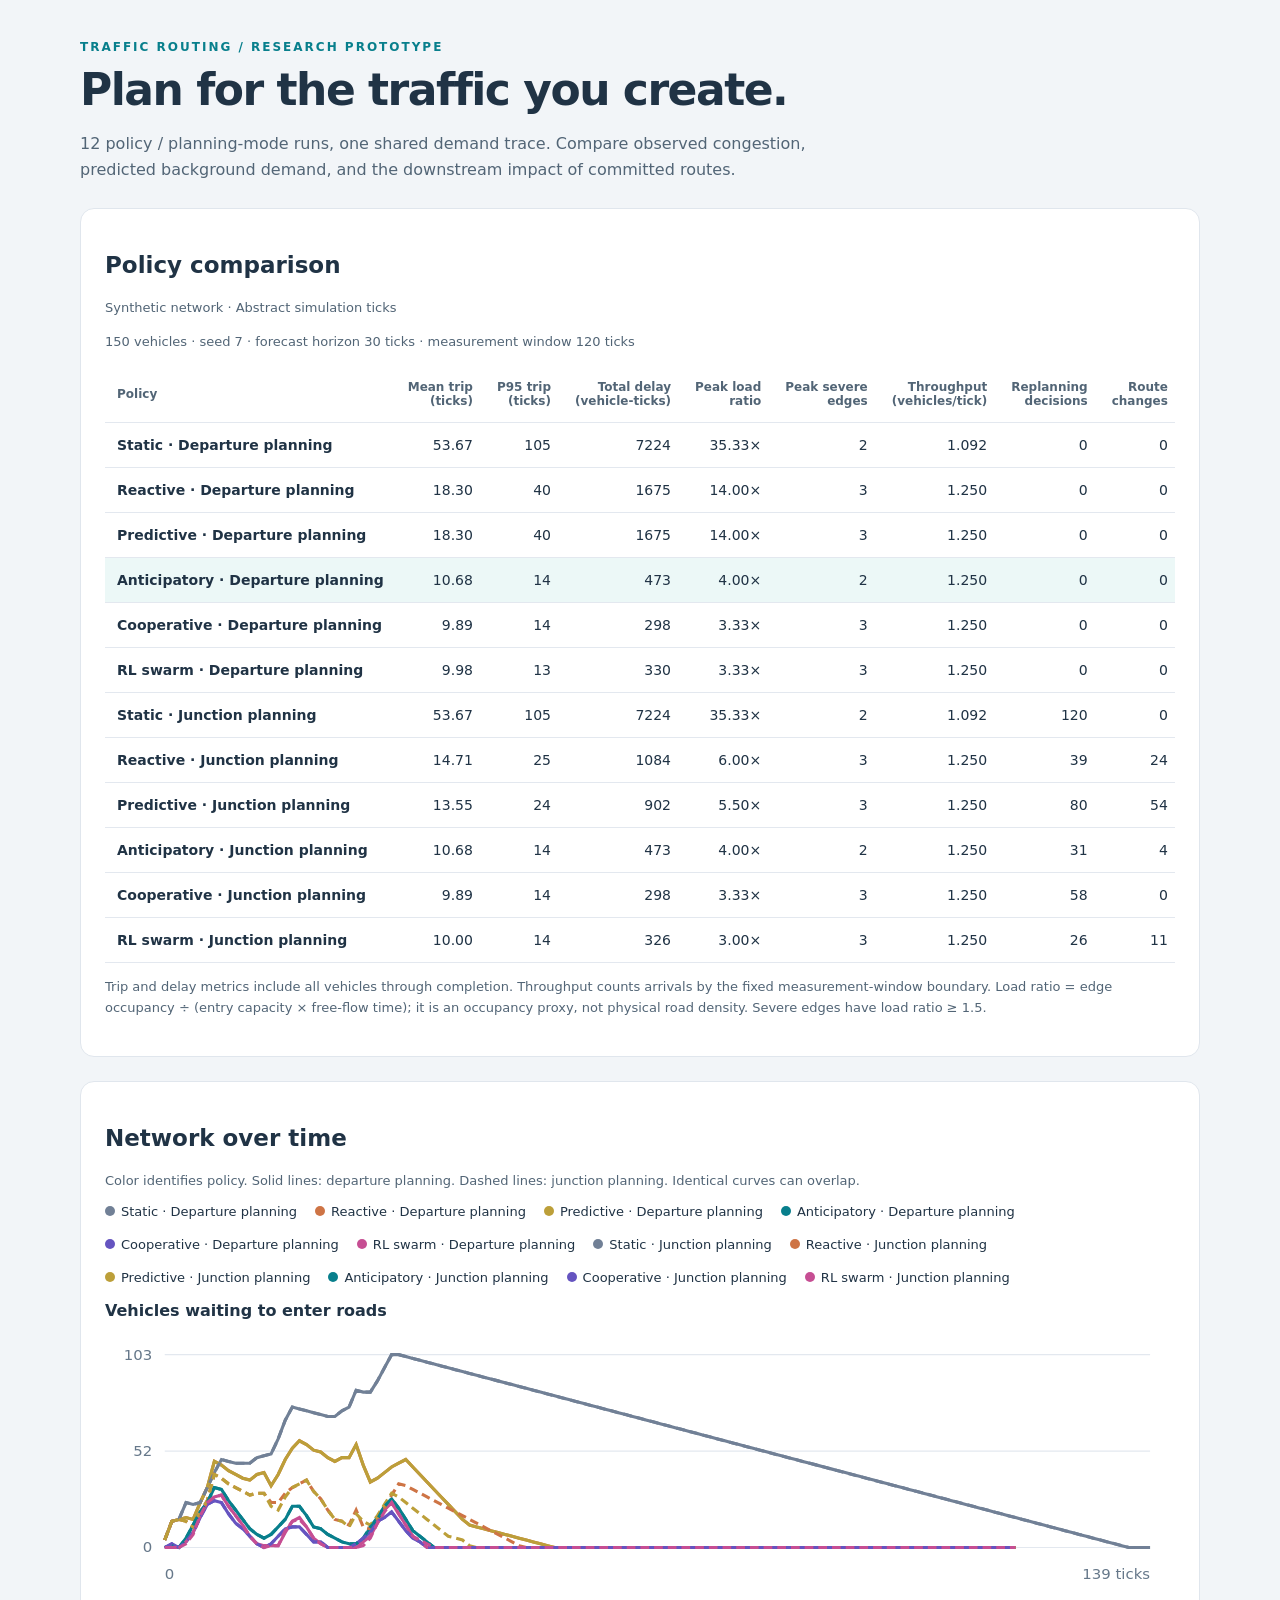
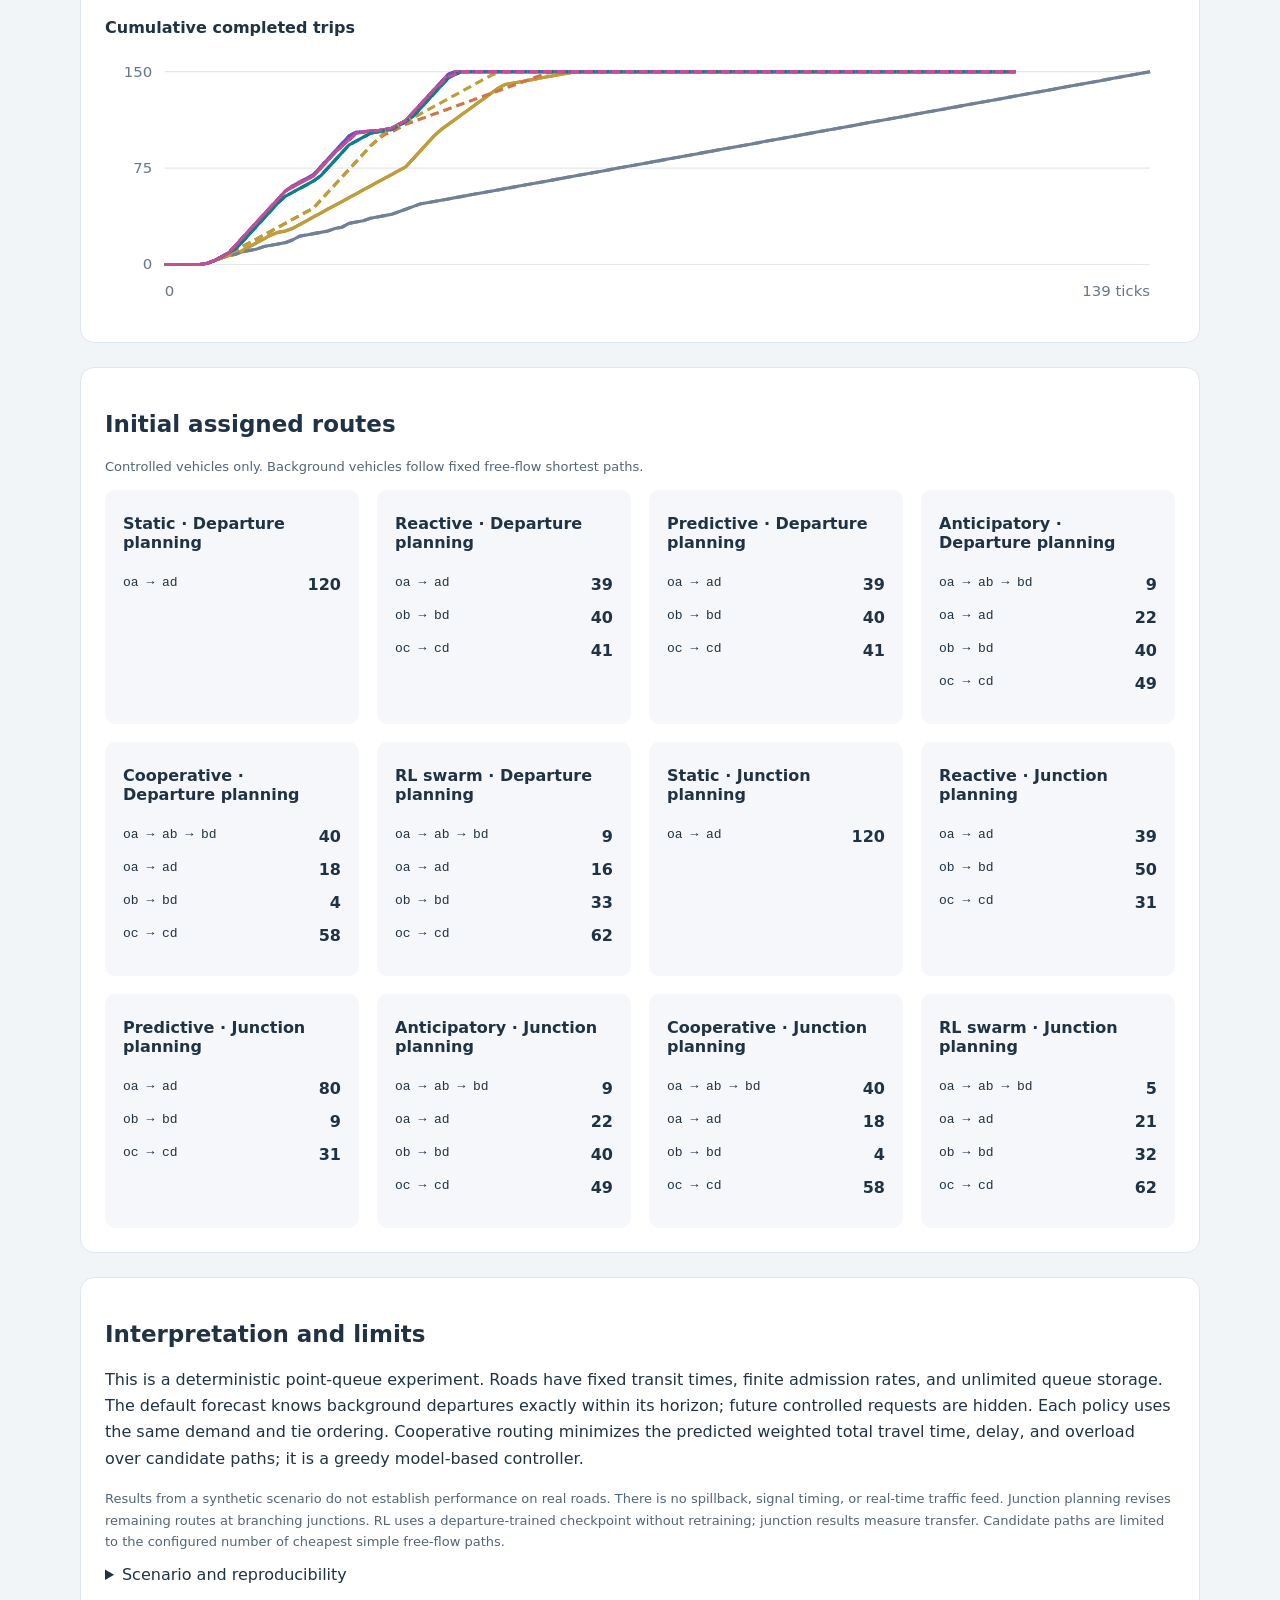
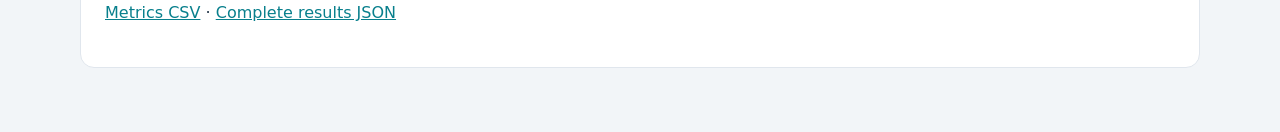
<file: results/report.html>
<!doctype html>
<html lang="en"><head><meta charset="utf-8"><meta name="viewport" content="width=device-width, initial-scale=1">
<title>Anticipatory traffic routing — experiment report</title><style>
:root{color-scheme:light;font-family:system-ui,sans-serif;color:#203345;background:#f2f5f8}
body{max-width:1120px;margin:0 auto;padding:40px 24px}h1{font-size:clamp(28px,5vw,44px);letter-spacing:-1.5px;margin:10px 0}h2{font-size:23px}h3{font-size:16px}
.eyebrow{color:#087f8c;letter-spacing:2px;font-size:12px;font-weight:800}p{line-height:1.65}.lead{max-width:780px;color:#526576}section{background:white;padding:24px;border:1px solid #e0e6ed;border-radius:14px;margin:24px 0}
.scroll{overflow-x:auto}table{width:100%;border-collapse:collapse;font-size:14px;white-space:nowrap}th,td{text-align:right;padding:14px 12px;border-bottom:1px solid #e3e8ef}th:first-child{text-align:left}thead th{font-size:12px;color:#526576}tbody tr:nth-child(4){background:#ecf8f7}
.legend{display:flex;flex-wrap:wrap;gap:18px;font-size:13px}.legend i{display:inline-block;width:10px;height:10px;border-radius:50%;margin-right:6px}svg{width:100%;height:auto}svg text{font:12px system-ui;fill:#66788a}
.routes{display:grid;grid-template-columns:repeat(auto-fit,minmax(240px,1fr));gap:18px}article{background:#f5f7fa;border-radius:10px;padding:8px 18px}ul{padding:0;list-style:none}li{display:flex;justify-content:space-between;gap:16px;padding:7px 0}pre{overflow:auto;font-size:12px}.note{font-size:13px;color:#526576}a{color:#087f8c}
</style></head><body><header><div class="eyebrow">TRAFFIC ROUTING / RESEARCH PROTOTYPE</div><h1>Plan for the traffic you create.</h1>
<p class="lead">12 policy / planning-mode runs, one shared demand trace. Compare observed congestion, predicted background demand, and the downstream impact of committed routes.</p></header>
<section><h2>Policy comparison</h2><p class="note">Synthetic network · Abstract simulation ticks</p><p class="note">150 vehicles · seed 7 · forecast horizon 30 ticks · measurement window 120 ticks</p>
<div class="scroll"><table><thead><tr><th>Policy</th><th>Mean trip<br>(ticks)</th><th>P95 trip<br>(ticks)</th><th>Total delay<br>(vehicle-ticks)</th><th>Peak load<br>ratio</th><th>Peak severe<br>edges</th><th>Throughput<br>(vehicles/tick)</th><th>Replanning<br>decisions</th><th>Route<br>changes</th></tr></thead><tbody><tr><th>Static · Departure planning</th><td>53.67</td><td>105</td><td>7224</td><td>35.33×</td><td>2</td><td>1.092</td><td>0</td><td>0</td></tr><tr><th>Reactive · Departure planning</th><td>18.30</td><td>40</td><td>1675</td><td>14.00×</td><td>3</td><td>1.250</td><td>0</td><td>0</td></tr><tr><th>Predictive · Departure planning</th><td>18.30</td><td>40</td><td>1675</td><td>14.00×</td><td>3</td><td>1.250</td><td>0</td><td>0</td></tr><tr><th>Anticipatory · Departure planning</th><td>10.68</td><td>14</td><td>473</td><td>4.00×</td><td>2</td><td>1.250</td><td>0</td><td>0</td></tr><tr><th>Cooperative · Departure planning</th><td>9.89</td><td>14</td><td>298</td><td>3.33×</td><td>3</td><td>1.250</td><td>0</td><td>0</td></tr><tr><th>RL swarm · Departure planning</th><td>9.98</td><td>13</td><td>330</td><td>3.33×</td><td>3</td><td>1.250</td><td>0</td><td>0</td></tr><tr><th>Static · Junction planning</th><td>53.67</td><td>105</td><td>7224</td><td>35.33×</td><td>2</td><td>1.092</td><td>120</td><td>0</td></tr><tr><th>Reactive · Junction planning</th><td>14.71</td><td>25</td><td>1084</td><td>6.00×</td><td>3</td><td>1.250</td><td>39</td><td>24</td></tr><tr><th>Predictive · Junction planning</th><td>13.55</td><td>24</td><td>902</td><td>5.50×</td><td>3</td><td>1.250</td><td>80</td><td>54</td></tr><tr><th>Anticipatory · Junction planning</th><td>10.68</td><td>14</td><td>473</td><td>4.00×</td><td>2</td><td>1.250</td><td>31</td><td>4</td></tr><tr><th>Cooperative · Junction planning</th><td>9.89</td><td>14</td><td>298</td><td>3.33×</td><td>3</td><td>1.250</td><td>58</td><td>0</td></tr><tr><th>RL swarm · Junction planning</th><td>10.00</td><td>14</td><td>326</td><td>3.00×</td><td>3</td><td>1.250</td><td>26</td><td>11</td></tr></tbody></table></div>
<p class="note">Trip and delay metrics include all vehicles through completion. Throughput counts arrivals by the fixed measurement-window boundary. Load ratio = edge occupancy ÷ (entry capacity × free-flow time); it is an occupancy proxy, not physical road density. Severe edges have load ratio ≥ 1.5.</p></section>
<section><h2>Network over time</h2><p class="note">Color identifies policy. Solid lines: departure planning. Dashed lines: junction planning. Identical curves can overlap.</p><div class="legend"><span><i style="background:#718096"></i>Static · Departure planning</span><span><i style="background:#ce7445"></i>Reactive · Departure planning</span><span><i style="background:#bc9f39"></i>Predictive · Departure planning</span><span><i style="background:#087f8c"></i>Anticipatory · Departure planning</span><span><i style="background:#6554c0"></i>Cooperative · Departure planning</span><span><i style="background:#c64e93"></i>RL swarm · Departure planning</span><span><i style="background:#718096"></i>Static · Junction planning</span><span><i style="background:#ce7445"></i>Reactive · Junction planning</span><span><i style="background:#bc9f39"></i>Predictive · Junction planning</span><span><i style="background:#087f8c"></i>Anticipatory · Junction planning</span><span><i style="background:#6554c0"></i>Cooperative · Junction planning</span><span><i style="background:#c64e93"></i>RL swarm · Junction planning</span></div><h3>Vehicles waiting to enter roads</h3><svg viewBox="0 0 860 210" role="img" aria-label="Vehicles waiting to enter roads"><path d="M48,170 H840" stroke="#e3e8ef"/><text x="38" y="174" text-anchor="end">0</text><path d="M48,92.5 H840" stroke="#e3e8ef"/><text x="38" y="96.5" text-anchor="end">52</text><path d="M48,15 H840" stroke="#e3e8ef"/><text x="38" y="19" text-anchor="end">103</text><polyline fill="none" stroke="#718096" stroke-width="2.5" points="48.00,163.98 53.70,148.93 59.40,147.43 65.09,133.88 70.79,135.39 76.49,133.88 82.19,121.84 87.88,109.81 93.58,99.27 99.28,100.78 104.98,102.28 110.68,102.28 116.37,102.28 122.07,97.77 127.77,96.26 133.47,94.76 139.17,82.72 144.86,67.67 150.56,57.14 156.26,58.64 161.96,60.15 167.65,61.65 173.35,63.16 179.05,64.66 184.75,64.66 190.45,60.15 196.14,57.14 201.84,43.59 207.54,45.10 213.24,45.10 218.94,36.07 224.63,25.53 230.33,15.00 236.03,15.00 241.73,16.50 247.42,18.01 253.12,19.51 258.82,21.02 264.52,22.52 270.22,24.03 275.91,25.53 281.61,27.04 287.31,28.54 293.01,30.05 298.71,31.55 304.40,33.06 310.10,34.56 315.80,36.07 321.50,37.57 327.19,39.08 332.89,40.58 338.59,42.09 344.29,43.59 349.99,45.10 355.68,46.60 361.38,48.11 367.08,49.61 372.78,51.12 378.47,52.62 384.17,54.13 389.87,55.63 395.57,57.14 401.27,58.64 406.96,60.15 412.66,61.65 418.36,63.16 424.06,64.66 429.76,66.17 435.45,67.67 441.15,69.17 446.85,70.68 452.55,72.18 458.24,73.69 463.94,75.19 469.64,76.70 475.34,78.20 481.04,79.71 486.73,81.21 492.43,82.72 498.13,84.22 503.83,85.73 509.53,87.23 515.22,88.74 520.92,90.24 526.62,91.75 532.32,93.25 538.01,94.76 543.71,96.26 549.41,97.77 555.11,99.27 560.81,100.78 566.50,102.28 572.20,103.79 577.90,105.29 583.60,106.80 589.29,108.30 594.99,109.81 600.69,111.31 606.39,112.82 612.09,114.32 617.78,115.83 623.48,117.33 629.18,118.83 634.88,120.34 640.58,121.84 646.27,123.35 651.97,124.85 657.67,126.36 663.37,127.86 669.06,129.37 674.76,130.87 680.46,132.38 686.16,133.88 691.86,135.39 697.55,136.89 703.25,138.40 708.95,139.90 714.65,141.41 720.35,142.91 726.04,144.42 731.74,145.92 737.44,147.43 743.14,148.93 748.83,150.44 754.53,151.94 760.23,153.45 765.93,154.95 771.63,156.46 777.32,157.96 783.02,159.47 788.72,160.97 794.42,162.48 800.12,163.98 805.81,165.49 811.51,166.99 817.21,168.50 822.91,170.00 828.60,170.00 834.30,170.00 840.00,170.00"><title>Static · Departure planning</title></polyline><polyline fill="none" stroke="#ce7445" stroke-width="2.5" points="48.00,163.98 53.70,148.93 59.40,147.43 65.09,145.92 70.79,147.43 76.49,133.88 82.19,121.84 87.88,100.78 93.58,103.79 99.28,108.30 104.98,111.31 110.68,114.32 116.37,115.83 122.07,111.31 127.77,109.81 133.47,120.34 139.17,111.31 144.86,99.27 150.56,90.24 156.26,84.22 161.96,87.23 167.65,91.75 173.35,93.25 179.05,97.77 184.75,100.78 190.45,97.77 196.14,97.77 201.84,87.23 207.54,103.79 213.24,117.33 218.94,114.32 224.63,109.81 230.33,105.29 236.03,102.28 241.73,99.27 247.42,105.29 253.12,111.31 258.82,117.33 264.52,123.35 270.22,129.37 275.91,135.39 281.61,141.41 287.31,147.43 293.01,151.94 298.71,153.45 304.40,154.95 310.10,156.46 315.80,157.96 321.50,159.47 327.19,160.97 332.89,162.48 338.59,163.98 344.29,165.49 349.99,166.99 355.68,168.50 361.38,170.00 367.08,170.00 372.78,170.00 378.47,170.00 384.17,170.00 389.87,170.00 395.57,170.00 401.27,170.00 406.96,170.00 412.66,170.00 418.36,170.00 424.06,170.00 429.76,170.00 435.45,170.00 441.15,170.00 446.85,170.00 452.55,170.00 458.24,170.00 463.94,170.00 469.64,170.00 475.34,170.00 481.04,170.00 486.73,170.00 492.43,170.00 498.13,170.00 503.83,170.00 509.53,170.00 515.22,170.00 520.92,170.00 526.62,170.00 532.32,170.00 538.01,170.00 543.71,170.00 549.41,170.00 555.11,170.00 560.81,170.00 566.50,170.00 572.20,170.00 577.90,170.00 583.60,170.00 589.29,170.00 594.99,170.00 600.69,170.00 606.39,170.00 612.09,170.00 617.78,170.00 623.48,170.00 629.18,170.00 634.88,170.00 640.58,170.00 646.27,170.00 651.97,170.00 657.67,170.00 663.37,170.00 669.06,170.00 674.76,170.00 680.46,170.00 686.16,170.00 691.86,170.00 697.55,170.00 703.25,170.00 708.95,170.00 714.65,170.00 720.35,170.00 726.04,170.00 731.74,170.00"><title>Reactive · Departure planning</title></polyline><polyline fill="none" stroke="#bc9f39" stroke-width="2.5" points="48.00,163.98 53.70,148.93 59.40,147.43 65.09,145.92 70.79,147.43 76.49,133.88 82.19,121.84 87.88,100.78 93.58,103.79 99.28,108.30 104.98,111.31 110.68,114.32 116.37,115.83 122.07,111.31 127.77,109.81 133.47,120.34 139.17,111.31 144.86,99.27 150.56,90.24 156.26,84.22 161.96,87.23 167.65,91.75 173.35,93.25 179.05,97.77 184.75,100.78 190.45,97.77 196.14,97.77 201.84,87.23 207.54,103.79 213.24,117.33 218.94,114.32 224.63,109.81 230.33,105.29 236.03,102.28 241.73,99.27 247.42,105.29 253.12,111.31 258.82,117.33 264.52,123.35 270.22,129.37 275.91,135.39 281.61,141.41 287.31,147.43 293.01,151.94 298.71,153.45 304.40,154.95 310.10,156.46 315.80,157.96 321.50,159.47 327.19,160.97 332.89,162.48 338.59,163.98 344.29,165.49 349.99,166.99 355.68,168.50 361.38,170.00 367.08,170.00 372.78,170.00 378.47,170.00 384.17,170.00 389.87,170.00 395.57,170.00 401.27,170.00 406.96,170.00 412.66,170.00 418.36,170.00 424.06,170.00 429.76,170.00 435.45,170.00 441.15,170.00 446.85,170.00 452.55,170.00 458.24,170.00 463.94,170.00 469.64,170.00 475.34,170.00 481.04,170.00 486.73,170.00 492.43,170.00 498.13,170.00 503.83,170.00 509.53,170.00 515.22,170.00 520.92,170.00 526.62,170.00 532.32,170.00 538.01,170.00 543.71,170.00 549.41,170.00 555.11,170.00 560.81,170.00 566.50,170.00 572.20,170.00 577.90,170.00 583.60,170.00 589.29,170.00 594.99,170.00 600.69,170.00 606.39,170.00 612.09,170.00 617.78,170.00 623.48,170.00 629.18,170.00 634.88,170.00 640.58,170.00 646.27,170.00 651.97,170.00 657.67,170.00 663.37,170.00 669.06,170.00 674.76,170.00 680.46,170.00 686.16,170.00 691.86,170.00 697.55,170.00 703.25,170.00 708.95,170.00 714.65,170.00 720.35,170.00 726.04,170.00 731.74,170.00"><title>Predictive · Departure planning</title></polyline><polyline fill="none" stroke="#087f8c" stroke-width="2.5" points="48.00,170.00 53.70,168.50 59.40,170.00 65.09,162.48 70.79,151.94 76.49,141.41 82.19,133.88 87.88,121.84 93.58,123.35 99.28,132.38 104.98,139.90 110.68,147.43 116.37,154.95 122.07,159.47 127.77,162.48 133.47,159.47 139.17,153.45 144.86,147.43 150.56,136.89 156.26,136.89 161.96,144.42 167.65,153.45 173.35,154.95 179.05,159.47 184.75,162.48 190.45,165.49 196.14,166.99 201.84,166.99 207.54,163.98 213.24,153.45 218.94,145.92 224.63,136.89 230.33,130.87 236.03,138.40 241.73,147.43 247.42,156.46 253.12,160.97 258.82,165.49 264.52,170.00 270.22,170.00 275.91,170.00 281.61,170.00 287.31,170.00 293.01,170.00 298.71,170.00 304.40,170.00 310.10,170.00 315.80,170.00 321.50,170.00 327.19,170.00 332.89,170.00 338.59,170.00 344.29,170.00 349.99,170.00 355.68,170.00 361.38,170.00 367.08,170.00 372.78,170.00 378.47,170.00 384.17,170.00 389.87,170.00 395.57,170.00 401.27,170.00 406.96,170.00 412.66,170.00 418.36,170.00 424.06,170.00 429.76,170.00 435.45,170.00 441.15,170.00 446.85,170.00 452.55,170.00 458.24,170.00 463.94,170.00 469.64,170.00 475.34,170.00 481.04,170.00 486.73,170.00 492.43,170.00 498.13,170.00 503.83,170.00 509.53,170.00 515.22,170.00 520.92,170.00 526.62,170.00 532.32,170.00 538.01,170.00 543.71,170.00 549.41,170.00 555.11,170.00 560.81,170.00 566.50,170.00 572.20,170.00 577.90,170.00 583.60,170.00 589.29,170.00 594.99,170.00 600.69,170.00 606.39,170.00 612.09,170.00 617.78,170.00 623.48,170.00 629.18,170.00 634.88,170.00 640.58,170.00 646.27,170.00 651.97,170.00 657.67,170.00 663.37,170.00 669.06,170.00 674.76,170.00 680.46,170.00 686.16,170.00 691.86,170.00 697.55,170.00 703.25,170.00 708.95,170.00 714.65,170.00 720.35,170.00 726.04,170.00 731.74,170.00"><title>Anticipatory · Departure planning</title></polyline><polyline fill="none" stroke="#6554c0" stroke-width="2.5" points="48.00,170.00 53.70,166.99 59.40,170.00 65.09,165.49 70.79,157.96 76.49,145.92 82.19,135.39 87.88,132.38 93.58,133.88 99.28,142.91 104.98,150.44 110.68,154.95 116.37,160.97 122.07,166.99 127.77,170.00 133.47,166.99 139.17,160.97 144.86,154.95 150.56,153.45 156.26,153.45 161.96,159.47 167.65,165.49 173.35,165.49 179.05,170.00 184.75,170.00 190.45,170.00 196.14,170.00 201.84,166.99 207.54,162.48 213.24,157.96 218.94,148.93 224.63,145.92 230.33,141.41 236.03,148.93 241.73,156.46 247.42,162.48 253.12,165.49 258.82,170.00 264.52,170.00 270.22,170.00 275.91,170.00 281.61,170.00 287.31,170.00 293.01,170.00 298.71,170.00 304.40,170.00 310.10,170.00 315.80,170.00 321.50,170.00 327.19,170.00 332.89,170.00 338.59,170.00 344.29,170.00 349.99,170.00 355.68,170.00 361.38,170.00 367.08,170.00 372.78,170.00 378.47,170.00 384.17,170.00 389.87,170.00 395.57,170.00 401.27,170.00 406.96,170.00 412.66,170.00 418.36,170.00 424.06,170.00 429.76,170.00 435.45,170.00 441.15,170.00 446.85,170.00 452.55,170.00 458.24,170.00 463.94,170.00 469.64,170.00 475.34,170.00 481.04,170.00 486.73,170.00 492.43,170.00 498.13,170.00 503.83,170.00 509.53,170.00 515.22,170.00 520.92,170.00 526.62,170.00 532.32,170.00 538.01,170.00 543.71,170.00 549.41,170.00 555.11,170.00 560.81,170.00 566.50,170.00 572.20,170.00 577.90,170.00 583.60,170.00 589.29,170.00 594.99,170.00 600.69,170.00 606.39,170.00 612.09,170.00 617.78,170.00 623.48,170.00 629.18,170.00 634.88,170.00 640.58,170.00 646.27,170.00 651.97,170.00 657.67,170.00 663.37,170.00 669.06,170.00 674.76,170.00 680.46,170.00 686.16,170.00 691.86,170.00 697.55,170.00 703.25,170.00 708.95,170.00 714.65,170.00 720.35,170.00 726.04,170.00 731.74,170.00"><title>Cooperative · Departure planning</title></polyline><polyline fill="none" stroke="#c64e93" stroke-width="2.5" points="48.00,170.00 53.70,170.00 59.40,170.00 65.09,165.49 70.79,157.96 76.49,144.42 82.19,133.88 87.88,129.37 93.58,127.86 99.28,136.89 104.98,144.42 110.68,151.94 116.37,160.97 122.07,166.99 127.77,168.50 133.47,168.50 139.17,168.50 144.86,157.96 150.56,148.93 156.26,145.92 161.96,153.45 167.65,162.48 173.35,166.99 179.05,170.00 184.75,170.00 190.45,170.00 196.14,170.00 201.84,170.00 207.54,165.49 213.24,160.97 218.94,150.44 224.63,139.90 230.33,133.88 236.03,142.91 241.73,151.94 247.42,160.97 253.12,165.49 258.82,170.00 264.52,170.00 270.22,170.00 275.91,170.00 281.61,170.00 287.31,170.00 293.01,170.00 298.71,170.00 304.40,170.00 310.10,170.00 315.80,170.00 321.50,170.00 327.19,170.00 332.89,170.00 338.59,170.00 344.29,170.00 349.99,170.00 355.68,170.00 361.38,170.00 367.08,170.00 372.78,170.00 378.47,170.00 384.17,170.00 389.87,170.00 395.57,170.00 401.27,170.00 406.96,170.00 412.66,170.00 418.36,170.00 424.06,170.00 429.76,170.00 435.45,170.00 441.15,170.00 446.85,170.00 452.55,170.00 458.24,170.00 463.94,170.00 469.64,170.00 475.34,170.00 481.04,170.00 486.73,170.00 492.43,170.00 498.13,170.00 503.83,170.00 509.53,170.00 515.22,170.00 520.92,170.00 526.62,170.00 532.32,170.00 538.01,170.00 543.71,170.00 549.41,170.00 555.11,170.00 560.81,170.00 566.50,170.00 572.20,170.00 577.90,170.00 583.60,170.00 589.29,170.00 594.99,170.00 600.69,170.00 606.39,170.00 612.09,170.00 617.78,170.00 623.48,170.00 629.18,170.00 634.88,170.00 640.58,170.00 646.27,170.00 651.97,170.00 657.67,170.00 663.37,170.00 669.06,170.00 674.76,170.00 680.46,170.00 686.16,170.00 691.86,170.00 697.55,170.00 703.25,170.00 708.95,170.00 714.65,170.00 720.35,170.00 726.04,170.00 731.74,170.00"><title>RL swarm · Departure planning</title></polyline><polyline fill="none" stroke="#718096" stroke-width="2.5" stroke-dasharray="7 4" points="48.00,163.98 53.70,148.93 59.40,147.43 65.09,133.88 70.79,135.39 76.49,133.88 82.19,121.84 87.88,109.81 93.58,99.27 99.28,100.78 104.98,102.28 110.68,102.28 116.37,102.28 122.07,97.77 127.77,96.26 133.47,94.76 139.17,82.72 144.86,67.67 150.56,57.14 156.26,58.64 161.96,60.15 167.65,61.65 173.35,63.16 179.05,64.66 184.75,64.66 190.45,60.15 196.14,57.14 201.84,43.59 207.54,45.10 213.24,45.10 218.94,36.07 224.63,25.53 230.33,15.00 236.03,15.00 241.73,16.50 247.42,18.01 253.12,19.51 258.82,21.02 264.52,22.52 270.22,24.03 275.91,25.53 281.61,27.04 287.31,28.54 293.01,30.05 298.71,31.55 304.40,33.06 310.10,34.56 315.80,36.07 321.50,37.57 327.19,39.08 332.89,40.58 338.59,42.09 344.29,43.59 349.99,45.10 355.68,46.60 361.38,48.11 367.08,49.61 372.78,51.12 378.47,52.62 384.17,54.13 389.87,55.63 395.57,57.14 401.27,58.64 406.96,60.15 412.66,61.65 418.36,63.16 424.06,64.66 429.76,66.17 435.45,67.67 441.15,69.17 446.85,70.68 452.55,72.18 458.24,73.69 463.94,75.19 469.64,76.70 475.34,78.20 481.04,79.71 486.73,81.21 492.43,82.72 498.13,84.22 503.83,85.73 509.53,87.23 515.22,88.74 520.92,90.24 526.62,91.75 532.32,93.25 538.01,94.76 543.71,96.26 549.41,97.77 555.11,99.27 560.81,100.78 566.50,102.28 572.20,103.79 577.90,105.29 583.60,106.80 589.29,108.30 594.99,109.81 600.69,111.31 606.39,112.82 612.09,114.32 617.78,115.83 623.48,117.33 629.18,118.83 634.88,120.34 640.58,121.84 646.27,123.35 651.97,124.85 657.67,126.36 663.37,127.86 669.06,129.37 674.76,130.87 680.46,132.38 686.16,133.88 691.86,135.39 697.55,136.89 703.25,138.40 708.95,139.90 714.65,141.41 720.35,142.91 726.04,144.42 731.74,145.92 737.44,147.43 743.14,148.93 748.83,150.44 754.53,151.94 760.23,153.45 765.93,154.95 771.63,156.46 777.32,157.96 783.02,159.47 788.72,160.97 794.42,162.48 800.12,163.98 805.81,165.49 811.51,166.99 817.21,168.50 822.91,170.00 828.60,170.00 834.30,170.00 840.00,170.00"><title>Static · Junction planning</title></polyline><polyline fill="none" stroke="#ce7445" stroke-width="2.5" stroke-dasharray="7 4" points="48.00,163.98 53.70,148.93 59.40,147.43 65.09,148.93 70.79,153.45 76.49,141.41 82.19,132.38 87.88,111.31 93.58,114.32 99.28,118.83 104.98,121.84 110.68,124.85 116.37,127.86 122.07,126.36 127.77,126.36 133.47,133.88 139.17,133.88 144.86,126.36 150.56,121.84 156.26,118.83 161.96,115.83 167.65,124.85 173.35,130.87 179.05,139.90 184.75,147.43 190.45,148.93 196.14,151.94 201.84,139.90 207.54,153.45 213.24,154.95 218.94,147.43 224.63,138.40 230.33,127.86 236.03,118.83 241.73,120.34 247.42,123.35 253.12,126.36 258.82,129.37 264.52,132.38 270.22,135.39 275.91,138.40 281.61,141.41 287.31,144.42 293.01,147.43 298.71,150.44 304.40,153.45 310.10,156.46 315.80,159.47 321.50,162.48 327.19,165.49 332.89,168.50 338.59,170.00 344.29,170.00 349.99,170.00 355.68,170.00 361.38,170.00 367.08,170.00 372.78,170.00 378.47,170.00 384.17,170.00 389.87,170.00 395.57,170.00 401.27,170.00 406.96,170.00 412.66,170.00 418.36,170.00 424.06,170.00 429.76,170.00 435.45,170.00 441.15,170.00 446.85,170.00 452.55,170.00 458.24,170.00 463.94,170.00 469.64,170.00 475.34,170.00 481.04,170.00 486.73,170.00 492.43,170.00 498.13,170.00 503.83,170.00 509.53,170.00 515.22,170.00 520.92,170.00 526.62,170.00 532.32,170.00 538.01,170.00 543.71,170.00 549.41,170.00 555.11,170.00 560.81,170.00 566.50,170.00 572.20,170.00 577.90,170.00 583.60,170.00 589.29,170.00 594.99,170.00 600.69,170.00 606.39,170.00 612.09,170.00 617.78,170.00 623.48,170.00 629.18,170.00 634.88,170.00 640.58,170.00 646.27,170.00 651.97,170.00 657.67,170.00 663.37,170.00 669.06,170.00 674.76,170.00 680.46,170.00 686.16,170.00 691.86,170.00 697.55,170.00 703.25,170.00 708.95,170.00 714.65,170.00 720.35,170.00 726.04,170.00 731.74,170.00"><title>Reactive · Junction planning</title></polyline><polyline fill="none" stroke="#bc9f39" stroke-width="2.5" stroke-dasharray="7 4" points="48.00,163.98 53.70,148.93 59.40,147.43 65.09,148.93 70.79,153.45 76.49,141.41 82.19,132.38 87.88,111.31 93.58,114.32 99.28,118.83 104.98,121.84 110.68,124.85 116.37,127.86 122.07,126.36 127.77,126.36 133.47,136.89 139.17,139.90 144.86,129.37 150.56,121.84 156.26,118.83 161.96,115.83 167.65,124.85 173.35,130.87 179.05,139.90 184.75,147.43 190.45,148.93 196.14,153.45 201.84,142.91 207.54,148.93 213.24,151.94 218.94,144.42 224.63,135.39 230.33,126.36 236.03,129.37 241.73,133.88 247.42,138.40 253.12,142.91 258.82,147.43 264.52,151.94 270.22,156.46 275.91,160.97 281.61,162.48 287.31,163.98 293.01,168.50 298.71,170.00 304.40,170.00 310.10,170.00 315.80,170.00 321.50,170.00 327.19,170.00 332.89,170.00 338.59,170.00 344.29,170.00 349.99,170.00 355.68,170.00 361.38,170.00 367.08,170.00 372.78,170.00 378.47,170.00 384.17,170.00 389.87,170.00 395.57,170.00 401.27,170.00 406.96,170.00 412.66,170.00 418.36,170.00 424.06,170.00 429.76,170.00 435.45,170.00 441.15,170.00 446.85,170.00 452.55,170.00 458.24,170.00 463.94,170.00 469.64,170.00 475.34,170.00 481.04,170.00 486.73,170.00 492.43,170.00 498.13,170.00 503.83,170.00 509.53,170.00 515.22,170.00 520.92,170.00 526.62,170.00 532.32,170.00 538.01,170.00 543.71,170.00 549.41,170.00 555.11,170.00 560.81,170.00 566.50,170.00 572.20,170.00 577.90,170.00 583.60,170.00 589.29,170.00 594.99,170.00 600.69,170.00 606.39,170.00 612.09,170.00 617.78,170.00 623.48,170.00 629.18,170.00 634.88,170.00 640.58,170.00 646.27,170.00 651.97,170.00 657.67,170.00 663.37,170.00 669.06,170.00 674.76,170.00 680.46,170.00 686.16,170.00 691.86,170.00 697.55,170.00 703.25,170.00 708.95,170.00 714.65,170.00 720.35,170.00 726.04,170.00 731.74,170.00"><title>Predictive · Junction planning</title></polyline><polyline fill="none" stroke="#087f8c" stroke-width="2.5" stroke-dasharray="7 4" points="48.00,170.00 53.70,168.50 59.40,170.00 65.09,162.48 70.79,151.94 76.49,141.41 82.19,133.88 87.88,121.84 93.58,123.35 99.28,132.38 104.98,139.90 110.68,147.43 116.37,154.95 122.07,159.47 127.77,162.48 133.47,159.47 139.17,153.45 144.86,147.43 150.56,136.89 156.26,136.89 161.96,144.42 167.65,153.45 173.35,154.95 179.05,159.47 184.75,162.48 190.45,165.49 196.14,166.99 201.84,166.99 207.54,162.48 213.24,153.45 218.94,147.43 224.63,136.89 230.33,130.87 236.03,138.40 241.73,147.43 247.42,156.46 253.12,160.97 258.82,165.49 264.52,170.00 270.22,170.00 275.91,170.00 281.61,170.00 287.31,170.00 293.01,170.00 298.71,170.00 304.40,170.00 310.10,170.00 315.80,170.00 321.50,170.00 327.19,170.00 332.89,170.00 338.59,170.00 344.29,170.00 349.99,170.00 355.68,170.00 361.38,170.00 367.08,170.00 372.78,170.00 378.47,170.00 384.17,170.00 389.87,170.00 395.57,170.00 401.27,170.00 406.96,170.00 412.66,170.00 418.36,170.00 424.06,170.00 429.76,170.00 435.45,170.00 441.15,170.00 446.85,170.00 452.55,170.00 458.24,170.00 463.94,170.00 469.64,170.00 475.34,170.00 481.04,170.00 486.73,170.00 492.43,170.00 498.13,170.00 503.83,170.00 509.53,170.00 515.22,170.00 520.92,170.00 526.62,170.00 532.32,170.00 538.01,170.00 543.71,170.00 549.41,170.00 555.11,170.00 560.81,170.00 566.50,170.00 572.20,170.00 577.90,170.00 583.60,170.00 589.29,170.00 594.99,170.00 600.69,170.00 606.39,170.00 612.09,170.00 617.78,170.00 623.48,170.00 629.18,170.00 634.88,170.00 640.58,170.00 646.27,170.00 651.97,170.00 657.67,170.00 663.37,170.00 669.06,170.00 674.76,170.00 680.46,170.00 686.16,170.00 691.86,170.00 697.55,170.00 703.25,170.00 708.95,170.00 714.65,170.00 720.35,170.00 726.04,170.00 731.74,170.00"><title>Anticipatory · Junction planning</title></polyline><polyline fill="none" stroke="#6554c0" stroke-width="2.5" stroke-dasharray="7 4" points="48.00,170.00 53.70,166.99 59.40,170.00 65.09,165.49 70.79,157.96 76.49,145.92 82.19,135.39 87.88,132.38 93.58,133.88 99.28,142.91 104.98,150.44 110.68,154.95 116.37,160.97 122.07,166.99 127.77,170.00 133.47,166.99 139.17,160.97 144.86,154.95 150.56,153.45 156.26,153.45 161.96,159.47 167.65,165.49 173.35,165.49 179.05,170.00 184.75,170.00 190.45,170.00 196.14,170.00 201.84,166.99 207.54,162.48 213.24,157.96 218.94,148.93 224.63,145.92 230.33,141.41 236.03,148.93 241.73,156.46 247.42,162.48 253.12,165.49 258.82,170.00 264.52,170.00 270.22,170.00 275.91,170.00 281.61,170.00 287.31,170.00 293.01,170.00 298.71,170.00 304.40,170.00 310.10,170.00 315.80,170.00 321.50,170.00 327.19,170.00 332.89,170.00 338.59,170.00 344.29,170.00 349.99,170.00 355.68,170.00 361.38,170.00 367.08,170.00 372.78,170.00 378.47,170.00 384.17,170.00 389.87,170.00 395.57,170.00 401.27,170.00 406.96,170.00 412.66,170.00 418.36,170.00 424.06,170.00 429.76,170.00 435.45,170.00 441.15,170.00 446.85,170.00 452.55,170.00 458.24,170.00 463.94,170.00 469.64,170.00 475.34,170.00 481.04,170.00 486.73,170.00 492.43,170.00 498.13,170.00 503.83,170.00 509.53,170.00 515.22,170.00 520.92,170.00 526.62,170.00 532.32,170.00 538.01,170.00 543.71,170.00 549.41,170.00 555.11,170.00 560.81,170.00 566.50,170.00 572.20,170.00 577.90,170.00 583.60,170.00 589.29,170.00 594.99,170.00 600.69,170.00 606.39,170.00 612.09,170.00 617.78,170.00 623.48,170.00 629.18,170.00 634.88,170.00 640.58,170.00 646.27,170.00 651.97,170.00 657.67,170.00 663.37,170.00 669.06,170.00 674.76,170.00 680.46,170.00 686.16,170.00 691.86,170.00 697.55,170.00 703.25,170.00 708.95,170.00 714.65,170.00 720.35,170.00 726.04,170.00 731.74,170.00"><title>Cooperative · Junction planning</title></polyline><polyline fill="none" stroke="#c64e93" stroke-width="2.5" stroke-dasharray="7 4" points="48.00,170.00 53.70,170.00 59.40,170.00 65.09,166.99 70.79,159.47 76.49,144.42 82.19,133.88 87.88,129.37 93.58,127.86 99.28,136.89 104.98,144.42 110.68,151.94 116.37,160.97 122.07,166.99 127.77,170.00 133.47,168.50 139.17,168.50 144.86,156.46 150.56,148.93 156.26,147.43 161.96,153.45 167.65,162.48 173.35,166.99 179.05,170.00 184.75,170.00 190.45,170.00 196.14,170.00 201.84,170.00 207.54,168.50 213.24,162.48 218.94,150.44 224.63,141.41 230.33,133.88 236.03,142.91 241.73,151.94 247.42,160.97 253.12,163.98 258.82,166.99 264.52,170.00 270.22,170.00 275.91,170.00 281.61,170.00 287.31,170.00 293.01,170.00 298.71,170.00 304.40,170.00 310.10,170.00 315.80,170.00 321.50,170.00 327.19,170.00 332.89,170.00 338.59,170.00 344.29,170.00 349.99,170.00 355.68,170.00 361.38,170.00 367.08,170.00 372.78,170.00 378.47,170.00 384.17,170.00 389.87,170.00 395.57,170.00 401.27,170.00 406.96,170.00 412.66,170.00 418.36,170.00 424.06,170.00 429.76,170.00 435.45,170.00 441.15,170.00 446.85,170.00 452.55,170.00 458.24,170.00 463.94,170.00 469.64,170.00 475.34,170.00 481.04,170.00 486.73,170.00 492.43,170.00 498.13,170.00 503.83,170.00 509.53,170.00 515.22,170.00 520.92,170.00 526.62,170.00 532.32,170.00 538.01,170.00 543.71,170.00 549.41,170.00 555.11,170.00 560.81,170.00 566.50,170.00 572.20,170.00 577.90,170.00 583.60,170.00 589.29,170.00 594.99,170.00 600.69,170.00 606.39,170.00 612.09,170.00 617.78,170.00 623.48,170.00 629.18,170.00 634.88,170.00 640.58,170.00 646.27,170.00 651.97,170.00 657.67,170.00 663.37,170.00 669.06,170.00 674.76,170.00 680.46,170.00 686.16,170.00 691.86,170.00 697.55,170.00 703.25,170.00 708.95,170.00 714.65,170.00 720.35,170.00 726.04,170.00 731.74,170.00"><title>RL swarm · Junction planning</title></polyline><text x="48" y="195">0</text><text x="840" y="195" text-anchor="end">139 ticks</text></svg><h3>Cumulative completed trips</h3><svg viewBox="0 0 860 210" role="img" aria-label="Cumulative completed trips"><path d="M48,170 H840" stroke="#e3e8ef"/><text x="38" y="174" text-anchor="end">0</text><path d="M48,92.5 H840" stroke="#e3e8ef"/><text x="38" y="96.5" text-anchor="end">75</text><path d="M48,15 H840" stroke="#e3e8ef"/><text x="38" y="19" text-anchor="end">150</text><polyline fill="none" stroke="#718096" stroke-width="2.5" points="48.00,170.00 53.70,170.00 59.40,170.00 65.09,170.00 70.79,170.00 76.49,170.00 82.19,168.97 87.88,166.90 93.58,164.83 99.28,162.77 104.98,161.73 110.68,159.67 116.37,158.63 122.07,157.60 127.77,155.53 133.47,154.50 139.17,153.47 144.86,152.43 150.56,150.37 156.26,147.27 161.96,146.23 167.65,145.20 173.35,144.17 179.05,143.13 184.75,141.07 190.45,140.03 196.14,136.93 201.84,135.90 207.54,134.87 213.24,132.80 218.94,131.77 224.63,130.73 230.33,129.70 236.03,127.63 241.73,125.57 247.42,123.50 253.12,121.43 258.82,120.40 264.52,119.37 270.22,118.33 275.91,117.30 281.61,116.27 287.31,115.23 293.01,114.20 298.71,113.17 304.40,112.13 310.10,111.10 315.80,110.07 321.50,109.03 327.19,108.00 332.89,106.97 338.59,105.93 344.29,104.90 349.99,103.87 355.68,102.83 361.38,101.80 367.08,100.77 372.78,99.73 378.47,98.70 384.17,97.67 389.87,96.63 395.57,95.60 401.27,94.57 406.96,93.53 412.66,92.50 418.36,91.47 424.06,90.43 429.76,89.40 435.45,88.37 441.15,87.33 446.85,86.30 452.55,85.27 458.24,84.23 463.94,83.20 469.64,82.17 475.34,81.13 481.04,80.10 486.73,79.07 492.43,78.03 498.13,77.00 503.83,75.97 509.53,74.93 515.22,73.90 520.92,72.87 526.62,71.83 532.32,70.80 538.01,69.77 543.71,68.73 549.41,67.70 555.11,66.67 560.81,65.63 566.50,64.60 572.20,63.57 577.90,62.53 583.60,61.50 589.29,60.47 594.99,59.43 600.69,58.40 606.39,57.37 612.09,56.33 617.78,55.30 623.48,54.27 629.18,53.23 634.88,52.20 640.58,51.17 646.27,50.13 651.97,49.10 657.67,48.07 663.37,47.03 669.06,46.00 674.76,44.97 680.46,43.93 686.16,42.90 691.86,41.87 697.55,40.83 703.25,39.80 708.95,38.77 714.65,37.73 720.35,36.70 726.04,35.67 731.74,34.63 737.44,33.60 743.14,32.57 748.83,31.53 754.53,30.50 760.23,29.47 765.93,28.43 771.63,27.40 777.32,26.37 783.02,25.33 788.72,24.30 794.42,23.27 800.12,22.23 805.81,21.20 811.51,20.17 817.21,19.13 822.91,18.10 828.60,17.07 834.30,16.03 840.00,15.00"><title>Static · Departure planning</title></polyline><polyline fill="none" stroke="#ce7445" stroke-width="2.5" points="48.00,170.00 53.70,170.00 59.40,170.00 65.09,170.00 70.79,170.00 76.49,170.00 82.19,168.97 87.88,166.90 93.58,164.83 99.28,162.77 104.98,161.73 110.68,158.63 116.37,155.53 122.07,152.43 127.77,149.33 133.47,146.23 139.17,144.17 144.86,143.13 150.56,141.07 156.26,137.97 161.96,134.87 167.65,131.77 173.35,128.67 179.05,125.57 184.75,122.47 190.45,119.37 196.14,116.27 201.84,113.17 207.54,110.07 213.24,106.97 218.94,103.87 224.63,100.77 230.33,97.67 236.03,94.57 241.73,91.47 247.42,85.27 253.12,79.07 258.82,72.87 264.52,66.67 270.22,61.50 275.91,57.37 281.61,53.23 287.31,49.10 293.01,44.97 298.71,40.83 304.40,36.70 310.10,32.57 315.80,28.43 321.50,25.33 327.19,24.30 332.89,23.27 338.59,22.23 344.29,21.20 349.99,20.17 355.68,19.13 361.38,18.10 367.08,17.07 372.78,16.03 378.47,15.00 384.17,15.00 389.87,15.00 395.57,15.00 401.27,15.00 406.96,15.00 412.66,15.00 418.36,15.00 424.06,15.00 429.76,15.00 435.45,15.00 441.15,15.00 446.85,15.00 452.55,15.00 458.24,15.00 463.94,15.00 469.64,15.00 475.34,15.00 481.04,15.00 486.73,15.00 492.43,15.00 498.13,15.00 503.83,15.00 509.53,15.00 515.22,15.00 520.92,15.00 526.62,15.00 532.32,15.00 538.01,15.00 543.71,15.00 549.41,15.00 555.11,15.00 560.81,15.00 566.50,15.00 572.20,15.00 577.90,15.00 583.60,15.00 589.29,15.00 594.99,15.00 600.69,15.00 606.39,15.00 612.09,15.00 617.78,15.00 623.48,15.00 629.18,15.00 634.88,15.00 640.58,15.00 646.27,15.00 651.97,15.00 657.67,15.00 663.37,15.00 669.06,15.00 674.76,15.00 680.46,15.00 686.16,15.00 691.86,15.00 697.55,15.00 703.25,15.00 708.95,15.00 714.65,15.00 720.35,15.00 726.04,15.00 731.74,15.00"><title>Reactive · Departure planning</title></polyline><polyline fill="none" stroke="#bc9f39" stroke-width="2.5" points="48.00,170.00 53.70,170.00 59.40,170.00 65.09,170.00 70.79,170.00 76.49,170.00 82.19,168.97 87.88,166.90 93.58,164.83 99.28,162.77 104.98,161.73 110.68,158.63 116.37,155.53 122.07,152.43 127.77,149.33 133.47,146.23 139.17,144.17 144.86,143.13 150.56,141.07 156.26,137.97 161.96,134.87 167.65,131.77 173.35,128.67 179.05,125.57 184.75,122.47 190.45,119.37 196.14,116.27 201.84,113.17 207.54,110.07 213.24,106.97 218.94,103.87 224.63,100.77 230.33,97.67 236.03,94.57 241.73,91.47 247.42,85.27 253.12,79.07 258.82,72.87 264.52,66.67 270.22,61.50 275.91,57.37 281.61,53.23 287.31,49.10 293.01,44.97 298.71,40.83 304.40,36.70 310.10,32.57 315.80,28.43 321.50,25.33 327.19,24.30 332.89,23.27 338.59,22.23 344.29,21.20 349.99,20.17 355.68,19.13 361.38,18.10 367.08,17.07 372.78,16.03 378.47,15.00 384.17,15.00 389.87,15.00 395.57,15.00 401.27,15.00 406.96,15.00 412.66,15.00 418.36,15.00 424.06,15.00 429.76,15.00 435.45,15.00 441.15,15.00 446.85,15.00 452.55,15.00 458.24,15.00 463.94,15.00 469.64,15.00 475.34,15.00 481.04,15.00 486.73,15.00 492.43,15.00 498.13,15.00 503.83,15.00 509.53,15.00 515.22,15.00 520.92,15.00 526.62,15.00 532.32,15.00 538.01,15.00 543.71,15.00 549.41,15.00 555.11,15.00 560.81,15.00 566.50,15.00 572.20,15.00 577.90,15.00 583.60,15.00 589.29,15.00 594.99,15.00 600.69,15.00 606.39,15.00 612.09,15.00 617.78,15.00 623.48,15.00 629.18,15.00 634.88,15.00 640.58,15.00 646.27,15.00 651.97,15.00 657.67,15.00 663.37,15.00 669.06,15.00 674.76,15.00 680.46,15.00 686.16,15.00 691.86,15.00 697.55,15.00 703.25,15.00 708.95,15.00 714.65,15.00 720.35,15.00 726.04,15.00 731.74,15.00"><title>Predictive · Departure planning</title></polyline><polyline fill="none" stroke="#087f8c" stroke-width="2.5" points="48.00,170.00 53.70,170.00 59.40,170.00 65.09,170.00 70.79,170.00 76.49,170.00 82.19,168.97 87.88,166.90 93.58,163.80 99.28,160.70 104.98,157.60 110.68,151.40 116.37,145.20 122.07,139.00 127.77,132.80 133.47,126.60 139.17,120.40 144.86,115.23 150.56,112.13 156.26,109.03 161.96,105.93 167.65,102.83 173.35,98.70 179.05,92.50 184.75,86.30 190.45,80.10 196.14,73.90 201.84,70.80 207.54,67.70 213.24,64.60 218.94,63.57 224.63,62.53 230.33,61.50 236.03,58.40 241.73,55.30 247.42,51.17 253.12,44.97 258.82,38.77 264.52,32.57 270.22,26.37 275.91,20.17 281.61,17.07 287.31,15.00 293.01,15.00 298.71,15.00 304.40,15.00 310.10,15.00 315.80,15.00 321.50,15.00 327.19,15.00 332.89,15.00 338.59,15.00 344.29,15.00 349.99,15.00 355.68,15.00 361.38,15.00 367.08,15.00 372.78,15.00 378.47,15.00 384.17,15.00 389.87,15.00 395.57,15.00 401.27,15.00 406.96,15.00 412.66,15.00 418.36,15.00 424.06,15.00 429.76,15.00 435.45,15.00 441.15,15.00 446.85,15.00 452.55,15.00 458.24,15.00 463.94,15.00 469.64,15.00 475.34,15.00 481.04,15.00 486.73,15.00 492.43,15.00 498.13,15.00 503.83,15.00 509.53,15.00 515.22,15.00 520.92,15.00 526.62,15.00 532.32,15.00 538.01,15.00 543.71,15.00 549.41,15.00 555.11,15.00 560.81,15.00 566.50,15.00 572.20,15.00 577.90,15.00 583.60,15.00 589.29,15.00 594.99,15.00 600.69,15.00 606.39,15.00 612.09,15.00 617.78,15.00 623.48,15.00 629.18,15.00 634.88,15.00 640.58,15.00 646.27,15.00 651.97,15.00 657.67,15.00 663.37,15.00 669.06,15.00 674.76,15.00 680.46,15.00 686.16,15.00 691.86,15.00 697.55,15.00 703.25,15.00 708.95,15.00 714.65,15.00 720.35,15.00 726.04,15.00 731.74,15.00"><title>Anticipatory · Departure planning</title></polyline><polyline fill="none" stroke="#6554c0" stroke-width="2.5" points="48.00,170.00 53.70,170.00 59.40,170.00 65.09,170.00 70.79,170.00 76.49,170.00 82.19,168.97 87.88,166.90 93.58,163.80 99.28,160.70 104.98,154.50 110.68,148.30 116.37,142.10 122.07,135.90 127.77,129.70 133.47,123.50 139.17,117.30 144.86,111.10 150.56,106.97 156.26,103.87 161.96,100.77 167.65,97.67 173.35,91.47 179.05,85.27 184.75,79.07 190.45,72.87 196.14,66.67 201.84,63.57 207.54,63.57 213.24,62.53 218.94,62.53 224.63,61.50 230.33,60.47 236.03,57.37 241.73,54.27 247.42,48.07 253.12,41.87 258.82,35.67 264.52,29.47 270.22,23.27 275.91,17.07 281.61,15.00 287.31,15.00 293.01,15.00 298.71,15.00 304.40,15.00 310.10,15.00 315.80,15.00 321.50,15.00 327.19,15.00 332.89,15.00 338.59,15.00 344.29,15.00 349.99,15.00 355.68,15.00 361.38,15.00 367.08,15.00 372.78,15.00 378.47,15.00 384.17,15.00 389.87,15.00 395.57,15.00 401.27,15.00 406.96,15.00 412.66,15.00 418.36,15.00 424.06,15.00 429.76,15.00 435.45,15.00 441.15,15.00 446.85,15.00 452.55,15.00 458.24,15.00 463.94,15.00 469.64,15.00 475.34,15.00 481.04,15.00 486.73,15.00 492.43,15.00 498.13,15.00 503.83,15.00 509.53,15.00 515.22,15.00 520.92,15.00 526.62,15.00 532.32,15.00 538.01,15.00 543.71,15.00 549.41,15.00 555.11,15.00 560.81,15.00 566.50,15.00 572.20,15.00 577.90,15.00 583.60,15.00 589.29,15.00 594.99,15.00 600.69,15.00 606.39,15.00 612.09,15.00 617.78,15.00 623.48,15.00 629.18,15.00 634.88,15.00 640.58,15.00 646.27,15.00 651.97,15.00 657.67,15.00 663.37,15.00 669.06,15.00 674.76,15.00 680.46,15.00 686.16,15.00 691.86,15.00 697.55,15.00 703.25,15.00 708.95,15.00 714.65,15.00 720.35,15.00 726.04,15.00 731.74,15.00"><title>Cooperative · Departure planning</title></polyline><polyline fill="none" stroke="#c64e93" stroke-width="2.5" points="48.00,170.00 53.70,170.00 59.40,170.00 65.09,170.00 70.79,170.00 76.49,170.00 82.19,168.97 87.88,166.90 93.58,163.80 99.28,160.70 104.98,154.50 110.68,148.30 116.37,142.10 122.07,135.90 127.77,129.70 133.47,123.50 139.17,117.30 144.86,111.10 150.56,108.00 156.26,104.90 161.96,101.80 167.65,98.70 173.35,92.50 179.05,86.30 184.75,80.10 190.45,74.93 196.14,69.77 201.84,64.60 207.54,63.57 213.24,62.53 218.94,62.53 224.63,61.50 230.33,60.47 236.03,57.37 241.73,54.27 247.42,48.07 253.12,41.87 258.82,35.67 264.52,29.47 270.22,23.27 275.91,17.07 281.61,15.00 287.31,15.00 293.01,15.00 298.71,15.00 304.40,15.00 310.10,15.00 315.80,15.00 321.50,15.00 327.19,15.00 332.89,15.00 338.59,15.00 344.29,15.00 349.99,15.00 355.68,15.00 361.38,15.00 367.08,15.00 372.78,15.00 378.47,15.00 384.17,15.00 389.87,15.00 395.57,15.00 401.27,15.00 406.96,15.00 412.66,15.00 418.36,15.00 424.06,15.00 429.76,15.00 435.45,15.00 441.15,15.00 446.85,15.00 452.55,15.00 458.24,15.00 463.94,15.00 469.64,15.00 475.34,15.00 481.04,15.00 486.73,15.00 492.43,15.00 498.13,15.00 503.83,15.00 509.53,15.00 515.22,15.00 520.92,15.00 526.62,15.00 532.32,15.00 538.01,15.00 543.71,15.00 549.41,15.00 555.11,15.00 560.81,15.00 566.50,15.00 572.20,15.00 577.90,15.00 583.60,15.00 589.29,15.00 594.99,15.00 600.69,15.00 606.39,15.00 612.09,15.00 617.78,15.00 623.48,15.00 629.18,15.00 634.88,15.00 640.58,15.00 646.27,15.00 651.97,15.00 657.67,15.00 663.37,15.00 669.06,15.00 674.76,15.00 680.46,15.00 686.16,15.00 691.86,15.00 697.55,15.00 703.25,15.00 708.95,15.00 714.65,15.00 720.35,15.00 726.04,15.00 731.74,15.00"><title>RL swarm · Departure planning</title></polyline><polyline fill="none" stroke="#718096" stroke-width="2.5" stroke-dasharray="7 4" points="48.00,170.00 53.70,170.00 59.40,170.00 65.09,170.00 70.79,170.00 76.49,170.00 82.19,168.97 87.88,166.90 93.58,164.83 99.28,162.77 104.98,161.73 110.68,159.67 116.37,158.63 122.07,157.60 127.77,155.53 133.47,154.50 139.17,153.47 144.86,152.43 150.56,150.37 156.26,147.27 161.96,146.23 167.65,145.20 173.35,144.17 179.05,143.13 184.75,141.07 190.45,140.03 196.14,136.93 201.84,135.90 207.54,134.87 213.24,132.80 218.94,131.77 224.63,130.73 230.33,129.70 236.03,127.63 241.73,125.57 247.42,123.50 253.12,121.43 258.82,120.40 264.52,119.37 270.22,118.33 275.91,117.30 281.61,116.27 287.31,115.23 293.01,114.20 298.71,113.17 304.40,112.13 310.10,111.10 315.80,110.07 321.50,109.03 327.19,108.00 332.89,106.97 338.59,105.93 344.29,104.90 349.99,103.87 355.68,102.83 361.38,101.80 367.08,100.77 372.78,99.73 378.47,98.70 384.17,97.67 389.87,96.63 395.57,95.60 401.27,94.57 406.96,93.53 412.66,92.50 418.36,91.47 424.06,90.43 429.76,89.40 435.45,88.37 441.15,87.33 446.85,86.30 452.55,85.27 458.24,84.23 463.94,83.20 469.64,82.17 475.34,81.13 481.04,80.10 486.73,79.07 492.43,78.03 498.13,77.00 503.83,75.97 509.53,74.93 515.22,73.90 520.92,72.87 526.62,71.83 532.32,70.80 538.01,69.77 543.71,68.73 549.41,67.70 555.11,66.67 560.81,65.63 566.50,64.60 572.20,63.57 577.90,62.53 583.60,61.50 589.29,60.47 594.99,59.43 600.69,58.40 606.39,57.37 612.09,56.33 617.78,55.30 623.48,54.27 629.18,53.23 634.88,52.20 640.58,51.17 646.27,50.13 651.97,49.10 657.67,48.07 663.37,47.03 669.06,46.00 674.76,44.97 680.46,43.93 686.16,42.90 691.86,41.87 697.55,40.83 703.25,39.80 708.95,38.77 714.65,37.73 720.35,36.70 726.04,35.67 731.74,34.63 737.44,33.60 743.14,32.57 748.83,31.53 754.53,30.50 760.23,29.47 765.93,28.43 771.63,27.40 777.32,26.37 783.02,25.33 788.72,24.30 794.42,23.27 800.12,22.23 805.81,21.20 811.51,20.17 817.21,19.13 822.91,18.10 828.60,17.07 834.30,16.03 840.00,15.00"><title>Static · Junction planning</title></polyline><polyline fill="none" stroke="#ce7445" stroke-width="2.5" stroke-dasharray="7 4" points="48.00,170.00 53.70,170.00 59.40,170.00 65.09,170.00 70.79,170.00 76.49,170.00 82.19,168.97 87.88,166.90 93.58,164.83 99.28,161.73 104.98,158.63 110.68,155.53 116.37,152.43 122.07,149.33 127.77,146.23 133.47,143.13 139.17,140.03 144.86,136.93 150.56,133.83 156.26,130.73 161.96,127.63 167.65,124.53 173.35,118.33 179.05,112.13 184.75,105.93 190.45,99.73 196.14,93.53 201.84,87.33 207.54,81.13 213.24,74.93 218.94,69.77 224.63,65.63 230.33,63.57 236.03,60.47 241.73,57.37 247.42,55.30 253.12,53.23 258.82,51.17 264.52,49.10 270.22,47.03 275.91,44.97 281.61,42.90 287.31,40.83 293.01,38.77 298.71,36.70 304.40,34.63 310.10,32.57 315.80,30.50 321.50,28.43 327.19,26.37 332.89,24.30 338.59,22.23 344.29,20.17 349.99,18.10 355.68,16.03 361.38,15.00 367.08,15.00 372.78,15.00 378.47,15.00 384.17,15.00 389.87,15.00 395.57,15.00 401.27,15.00 406.96,15.00 412.66,15.00 418.36,15.00 424.06,15.00 429.76,15.00 435.45,15.00 441.15,15.00 446.85,15.00 452.55,15.00 458.24,15.00 463.94,15.00 469.64,15.00 475.34,15.00 481.04,15.00 486.73,15.00 492.43,15.00 498.13,15.00 503.83,15.00 509.53,15.00 515.22,15.00 520.92,15.00 526.62,15.00 532.32,15.00 538.01,15.00 543.71,15.00 549.41,15.00 555.11,15.00 560.81,15.00 566.50,15.00 572.20,15.00 577.90,15.00 583.60,15.00 589.29,15.00 594.99,15.00 600.69,15.00 606.39,15.00 612.09,15.00 617.78,15.00 623.48,15.00 629.18,15.00 634.88,15.00 640.58,15.00 646.27,15.00 651.97,15.00 657.67,15.00 663.37,15.00 669.06,15.00 674.76,15.00 680.46,15.00 686.16,15.00 691.86,15.00 697.55,15.00 703.25,15.00 708.95,15.00 714.65,15.00 720.35,15.00 726.04,15.00 731.74,15.00"><title>Reactive · Junction planning</title></polyline><polyline fill="none" stroke="#bc9f39" stroke-width="2.5" stroke-dasharray="7 4" points="48.00,170.00 53.70,170.00 59.40,170.00 65.09,170.00 70.79,170.00 76.49,170.00 82.19,168.97 87.88,166.90 93.58,164.83 99.28,161.73 104.98,158.63 110.68,155.53 116.37,152.43 122.07,149.33 127.77,146.23 133.47,143.13 139.17,140.03 144.86,136.93 150.56,133.83 156.26,130.73 161.96,127.63 167.65,124.53 173.35,118.33 179.05,112.13 184.75,105.93 190.45,99.73 196.14,93.53 201.84,87.33 207.54,81.13 213.24,74.93 218.94,69.77 224.63,63.57 230.33,60.47 236.03,58.40 241.73,55.30 247.42,52.20 253.12,49.10 258.82,46.00 264.52,42.90 270.22,39.80 275.91,36.70 281.61,33.60 287.31,30.50 293.01,27.40 298.71,24.30 304.40,21.20 310.10,18.10 315.80,16.03 321.50,15.00 327.19,15.00 332.89,15.00 338.59,15.00 344.29,15.00 349.99,15.00 355.68,15.00 361.38,15.00 367.08,15.00 372.78,15.00 378.47,15.00 384.17,15.00 389.87,15.00 395.57,15.00 401.27,15.00 406.96,15.00 412.66,15.00 418.36,15.00 424.06,15.00 429.76,15.00 435.45,15.00 441.15,15.00 446.85,15.00 452.55,15.00 458.24,15.00 463.94,15.00 469.64,15.00 475.34,15.00 481.04,15.00 486.73,15.00 492.43,15.00 498.13,15.00 503.83,15.00 509.53,15.00 515.22,15.00 520.92,15.00 526.62,15.00 532.32,15.00 538.01,15.00 543.71,15.00 549.41,15.00 555.11,15.00 560.81,15.00 566.50,15.00 572.20,15.00 577.90,15.00 583.60,15.00 589.29,15.00 594.99,15.00 600.69,15.00 606.39,15.00 612.09,15.00 617.78,15.00 623.48,15.00 629.18,15.00 634.88,15.00 640.58,15.00 646.27,15.00 651.97,15.00 657.67,15.00 663.37,15.00 669.06,15.00 674.76,15.00 680.46,15.00 686.16,15.00 691.86,15.00 697.55,15.00 703.25,15.00 708.95,15.00 714.65,15.00 720.35,15.00 726.04,15.00 731.74,15.00"><title>Predictive · Junction planning</title></polyline><polyline fill="none" stroke="#087f8c" stroke-width="2.5" stroke-dasharray="7 4" points="48.00,170.00 53.70,170.00 59.40,170.00 65.09,170.00 70.79,170.00 76.49,170.00 82.19,168.97 87.88,166.90 93.58,163.80 99.28,160.70 104.98,157.60 110.68,151.40 116.37,145.20 122.07,139.00 127.77,132.80 133.47,126.60 139.17,120.40 144.86,115.23 150.56,112.13 156.26,109.03 161.96,105.93 167.65,102.83 173.35,98.70 179.05,92.50 184.75,86.30 190.45,80.10 196.14,73.90 201.84,70.80 207.54,67.70 213.24,64.60 218.94,63.57 224.63,62.53 230.33,61.50 236.03,58.40 241.73,55.30 247.42,51.17 253.12,44.97 258.82,38.77 264.52,32.57 270.22,26.37 275.91,20.17 281.61,17.07 287.31,15.00 293.01,15.00 298.71,15.00 304.40,15.00 310.10,15.00 315.80,15.00 321.50,15.00 327.19,15.00 332.89,15.00 338.59,15.00 344.29,15.00 349.99,15.00 355.68,15.00 361.38,15.00 367.08,15.00 372.78,15.00 378.47,15.00 384.17,15.00 389.87,15.00 395.57,15.00 401.27,15.00 406.96,15.00 412.66,15.00 418.36,15.00 424.06,15.00 429.76,15.00 435.45,15.00 441.15,15.00 446.85,15.00 452.55,15.00 458.24,15.00 463.94,15.00 469.64,15.00 475.34,15.00 481.04,15.00 486.73,15.00 492.43,15.00 498.13,15.00 503.83,15.00 509.53,15.00 515.22,15.00 520.92,15.00 526.62,15.00 532.32,15.00 538.01,15.00 543.71,15.00 549.41,15.00 555.11,15.00 560.81,15.00 566.50,15.00 572.20,15.00 577.90,15.00 583.60,15.00 589.29,15.00 594.99,15.00 600.69,15.00 606.39,15.00 612.09,15.00 617.78,15.00 623.48,15.00 629.18,15.00 634.88,15.00 640.58,15.00 646.27,15.00 651.97,15.00 657.67,15.00 663.37,15.00 669.06,15.00 674.76,15.00 680.46,15.00 686.16,15.00 691.86,15.00 697.55,15.00 703.25,15.00 708.95,15.00 714.65,15.00 720.35,15.00 726.04,15.00 731.74,15.00"><title>Anticipatory · Junction planning</title></polyline><polyline fill="none" stroke="#6554c0" stroke-width="2.5" stroke-dasharray="7 4" points="48.00,170.00 53.70,170.00 59.40,170.00 65.09,170.00 70.79,170.00 76.49,170.00 82.19,168.97 87.88,166.90 93.58,163.80 99.28,160.70 104.98,154.50 110.68,148.30 116.37,142.10 122.07,135.90 127.77,129.70 133.47,123.50 139.17,117.30 144.86,111.10 150.56,106.97 156.26,103.87 161.96,100.77 167.65,97.67 173.35,91.47 179.05,85.27 184.75,79.07 190.45,72.87 196.14,66.67 201.84,63.57 207.54,63.57 213.24,62.53 218.94,62.53 224.63,61.50 230.33,60.47 236.03,57.37 241.73,54.27 247.42,48.07 253.12,41.87 258.82,35.67 264.52,29.47 270.22,23.27 275.91,17.07 281.61,15.00 287.31,15.00 293.01,15.00 298.71,15.00 304.40,15.00 310.10,15.00 315.80,15.00 321.50,15.00 327.19,15.00 332.89,15.00 338.59,15.00 344.29,15.00 349.99,15.00 355.68,15.00 361.38,15.00 367.08,15.00 372.78,15.00 378.47,15.00 384.17,15.00 389.87,15.00 395.57,15.00 401.27,15.00 406.96,15.00 412.66,15.00 418.36,15.00 424.06,15.00 429.76,15.00 435.45,15.00 441.15,15.00 446.85,15.00 452.55,15.00 458.24,15.00 463.94,15.00 469.64,15.00 475.34,15.00 481.04,15.00 486.73,15.00 492.43,15.00 498.13,15.00 503.83,15.00 509.53,15.00 515.22,15.00 520.92,15.00 526.62,15.00 532.32,15.00 538.01,15.00 543.71,15.00 549.41,15.00 555.11,15.00 560.81,15.00 566.50,15.00 572.20,15.00 577.90,15.00 583.60,15.00 589.29,15.00 594.99,15.00 600.69,15.00 606.39,15.00 612.09,15.00 617.78,15.00 623.48,15.00 629.18,15.00 634.88,15.00 640.58,15.00 646.27,15.00 651.97,15.00 657.67,15.00 663.37,15.00 669.06,15.00 674.76,15.00 680.46,15.00 686.16,15.00 691.86,15.00 697.55,15.00 703.25,15.00 708.95,15.00 714.65,15.00 720.35,15.00 726.04,15.00 731.74,15.00"><title>Cooperative · Junction planning</title></polyline><polyline fill="none" stroke="#c64e93" stroke-width="2.5" stroke-dasharray="7 4" points="48.00,170.00 53.70,170.00 59.40,170.00 65.09,170.00 70.79,170.00 76.49,170.00 82.19,168.97 87.88,166.90 93.58,163.80 99.28,160.70 104.98,154.50 110.68,148.30 116.37,142.10 122.07,135.90 127.77,129.70 133.47,123.50 139.17,117.30 144.86,111.10 150.56,106.97 156.26,103.87 161.96,101.80 167.65,98.70 173.35,92.50 179.05,86.30 184.75,80.10 190.45,74.93 196.14,69.77 201.84,64.60 207.54,63.57 213.24,62.53 218.94,62.53 224.63,61.50 230.33,60.47 236.03,57.37 241.73,54.27 247.42,48.07 253.12,41.87 258.82,35.67 264.52,29.47 270.22,24.30 275.91,19.13 281.61,17.07 287.31,15.00 293.01,15.00 298.71,15.00 304.40,15.00 310.10,15.00 315.80,15.00 321.50,15.00 327.19,15.00 332.89,15.00 338.59,15.00 344.29,15.00 349.99,15.00 355.68,15.00 361.38,15.00 367.08,15.00 372.78,15.00 378.47,15.00 384.17,15.00 389.87,15.00 395.57,15.00 401.27,15.00 406.96,15.00 412.66,15.00 418.36,15.00 424.06,15.00 429.76,15.00 435.45,15.00 441.15,15.00 446.85,15.00 452.55,15.00 458.24,15.00 463.94,15.00 469.64,15.00 475.34,15.00 481.04,15.00 486.73,15.00 492.43,15.00 498.13,15.00 503.83,15.00 509.53,15.00 515.22,15.00 520.92,15.00 526.62,15.00 532.32,15.00 538.01,15.00 543.71,15.00 549.41,15.00 555.11,15.00 560.81,15.00 566.50,15.00 572.20,15.00 577.90,15.00 583.60,15.00 589.29,15.00 594.99,15.00 600.69,15.00 606.39,15.00 612.09,15.00 617.78,15.00 623.48,15.00 629.18,15.00 634.88,15.00 640.58,15.00 646.27,15.00 651.97,15.00 657.67,15.00 663.37,15.00 669.06,15.00 674.76,15.00 680.46,15.00 686.16,15.00 691.86,15.00 697.55,15.00 703.25,15.00 708.95,15.00 714.65,15.00 720.35,15.00 726.04,15.00 731.74,15.00"><title>RL swarm · Junction planning</title></polyline><text x="48" y="195">0</text><text x="840" y="195" text-anchor="end">139 ticks</text></svg></section>
<section><h2>Initial assigned routes</h2><p class="note">Controlled vehicles only. Background vehicles follow fixed free-flow shortest paths.</p><div class="routes"><article><h3>Static · Departure planning</h3><ul><li><code>oa → ad</code><strong>120</strong></li></ul></article><article><h3>Reactive · Departure planning</h3><ul><li><code>oa → ad</code><strong>39</strong></li><li><code>ob → bd</code><strong>40</strong></li><li><code>oc → cd</code><strong>41</strong></li></ul></article><article><h3>Predictive · Departure planning</h3><ul><li><code>oa → ad</code><strong>39</strong></li><li><code>ob → bd</code><strong>40</strong></li><li><code>oc → cd</code><strong>41</strong></li></ul></article><article><h3>Anticipatory · Departure planning</h3><ul><li><code>oa → ab → bd</code><strong>9</strong></li><li><code>oa → ad</code><strong>22</strong></li><li><code>ob → bd</code><strong>40</strong></li><li><code>oc → cd</code><strong>49</strong></li></ul></article><article><h3>Cooperative · Departure planning</h3><ul><li><code>oa → ab → bd</code><strong>40</strong></li><li><code>oa → ad</code><strong>18</strong></li><li><code>ob → bd</code><strong>4</strong></li><li><code>oc → cd</code><strong>58</strong></li></ul></article><article><h3>RL swarm · Departure planning</h3><ul><li><code>oa → ab → bd</code><strong>9</strong></li><li><code>oa → ad</code><strong>16</strong></li><li><code>ob → bd</code><strong>33</strong></li><li><code>oc → cd</code><strong>62</strong></li></ul></article><article><h3>Static · Junction planning</h3><ul><li><code>oa → ad</code><strong>120</strong></li></ul></article><article><h3>Reactive · Junction planning</h3><ul><li><code>oa → ad</code><strong>39</strong></li><li><code>ob → bd</code><strong>50</strong></li><li><code>oc → cd</code><strong>31</strong></li></ul></article><article><h3>Predictive · Junction planning</h3><ul><li><code>oa → ad</code><strong>80</strong></li><li><code>ob → bd</code><strong>9</strong></li><li><code>oc → cd</code><strong>31</strong></li></ul></article><article><h3>Anticipatory · Junction planning</h3><ul><li><code>oa → ab → bd</code><strong>9</strong></li><li><code>oa → ad</code><strong>22</strong></li><li><code>ob → bd</code><strong>40</strong></li><li><code>oc → cd</code><strong>49</strong></li></ul></article><article><h3>Cooperative · Junction planning</h3><ul><li><code>oa → ab → bd</code><strong>40</strong></li><li><code>oa → ad</code><strong>18</strong></li><li><code>ob → bd</code><strong>4</strong></li><li><code>oc → cd</code><strong>58</strong></li></ul></article><article><h3>RL swarm · Junction planning</h3><ul><li><code>oa → ab → bd</code><strong>5</strong></li><li><code>oa → ad</code><strong>21</strong></li><li><code>ob → bd</code><strong>32</strong></li><li><code>oc → cd</code><strong>62</strong></li></ul></article></div></section>
<section><h2>Interpretation and limits</h2><p>This is a deterministic point-queue experiment. Roads have fixed transit times, finite admission rates, and unlimited queue storage. The default forecast knows background departures exactly within its horizon; future controlled requests are hidden. Each policy uses the same demand and tie ordering. Cooperative routing minimizes the predicted weighted total travel time, delay, and overload over candidate paths; it is a greedy model-based controller.</p>
<p class="note">Results from a synthetic scenario do not establish performance on real roads. There is no spillback, signal timing, or real-time traffic feed. Junction planning revises remaining routes at branching junctions. RL uses a departure-trained checkpoint without retraining; junction results measure transfer. Candidate paths are limited to the configured number of cheapest simple free-flow paths.</p>
<details><summary>Scenario and reproducibility</summary><pre>{
  &quot;roads&quot;: [
    {
      &quot;id&quot;: &quot;oa&quot;,
      &quot;source&quot;: &quot;O&quot;,
      &quot;target&quot;: &quot;A&quot;,
      &quot;free_flow&quot;: 3,
      &quot;capacity&quot;: 8
    },
    {
      &quot;id&quot;: &quot;ad&quot;,
      &quot;source&quot;: &quot;A&quot;,
      &quot;target&quot;: &quot;D&quot;,
      &quot;free_flow&quot;: 3,
      &quot;capacity&quot;: 1
    },
    {
      &quot;id&quot;: &quot;ob&quot;,
      &quot;source&quot;: &quot;O&quot;,
      &quot;target&quot;: &quot;B&quot;,
      &quot;free_flow&quot;: 4,
      &quot;capacity&quot;: 8
    },
    {
      &quot;id&quot;: &quot;bd&quot;,
      &quot;source&quot;: &quot;B&quot;,
      &quot;target&quot;: &quot;D&quot;,
      &quot;free_flow&quot;: 4,
      &quot;capacity&quot;: 2
    },
    {
      &quot;id&quot;: &quot;oc&quot;,
      &quot;source&quot;: &quot;O&quot;,
      &quot;target&quot;: &quot;C&quot;,
      &quot;free_flow&quot;: 5,
      &quot;capacity&quot;: 8
    },
    {
      &quot;id&quot;: &quot;cd&quot;,
      &quot;source&quot;: &quot;C&quot;,
      &quot;target&quot;: &quot;D&quot;,
      &quot;free_flow&quot;: 5,
      &quot;capacity&quot;: 3
    },
    {
      &quot;id&quot;: &quot;ab&quot;,
      &quot;source&quot;: &quot;A&quot;,
      &quot;target&quot;: &quot;B&quot;,
      &quot;free_flow&quot;: 2,
      &quot;capacity&quot;: 2
    }
  ],
  &quot;demands&quot;: [
    {
      &quot;id&quot;: &quot;controlled-0003&quot;,
      &quot;origin&quot;: &quot;O&quot;,
      &quot;destination&quot;: &quot;D&quot;,
      &quot;departure&quot;: 0,
      &quot;controlled&quot;: true
    },
    {
      &quot;id&quot;: &quot;controlled-0009&quot;,
      &quot;origin&quot;: &quot;O&quot;,
      &quot;destination&quot;: &quot;D&quot;,
      &quot;departure&quot;: 0,
      &quot;controlled&quot;: true
    },
    {
      &quot;id&quot;: &quot;controlled-0012&quot;,
      &quot;origin&quot;: &quot;O&quot;,
      &quot;destination&quot;: &quot;D&quot;,
      &quot;departure&quot;: 0,
      &quot;controlled&quot;: true
    },
    {
      &quot;id&quot;: &quot;controlled-0021&quot;,
      &quot;origin&quot;: &quot;O&quot;,
      &quot;destination&quot;: &quot;D&quot;,
      &quot;departure&quot;: 0,
      &quot;controlled&quot;: true
    },
    {
      &quot;id&quot;: &quot;controlled-0026&quot;,
      &quot;origin&quot;: &quot;O&quot;,
      &quot;destination&quot;: &quot;D&quot;,
      &quot;departure&quot;: 0,
      &quot;controlled&quot;: true
    },
    {
      &quot;id&quot;: &quot;controlled-0030&quot;,
      &quot;origin&quot;: &quot;O&quot;,
      &quot;destination&quot;: &quot;D&quot;,
      &quot;departure&quot;: 0,
      &quot;controlled&quot;: true
    },
    {
      &quot;id&quot;: &quot;controlled-0032&quot;,
      &quot;origin&quot;: &quot;O&quot;,
      &quot;destination&quot;: &quot;D&quot;,
      &quot;departure&quot;: 0,
      &quot;controlled&quot;: true
    },
    {
      &quot;id&quot;: &quot;controlled-0053&quot;,
      &quot;origin&quot;: &quot;O&quot;,
      &quot;destination&quot;: &quot;D&quot;,
      &quot;departure&quot;: 0,
      &quot;controlled&quot;: true
    },
    {
      &quot;id&quot;: &quot;controlled-0086&quot;,
      &quot;origin&quot;: &quot;O&quot;,
      &quot;destination&quot;: &quot;D&quot;,
      &quot;departure&quot;: 0,
      &quot;controlled&quot;: true
    },
    {
      &quot;id&quot;: &quot;controlled-0102&quot;,
      &quot;origin&quot;: &quot;O&quot;,
      &quot;destination&quot;: &quot;D&quot;,
      &quot;departure&quot;: 0,
      &quot;controlled&quot;: true
    },
    {
      &quot;id&quot;: &quot;controlled-0109&quot;,
      &quot;origin&quot;: &quot;O&quot;,
      &quot;destination&quot;: &quot;D&quot;,
      &quot;departure&quot;: 0,
      &quot;controlled&quot;: true
    },
    {
      &quot;id&quot;: &quot;controlled-0116&quot;,
      &quot;origin&quot;: &quot;O&quot;,
      &quot;destination&quot;: &quot;D&quot;,
      &quot;departure&quot;: 0,
      &quot;controlled&quot;: true
    },
    {
      &quot;id&quot;: &quot;controlled-0004&quot;,
      &quot;origin&quot;: &quot;O&quot;,
      &quot;destination&quot;: &quot;D&quot;,
      &quot;departure&quot;: 1,
      &quot;controlled&quot;: true
    },
    {
      &quot;id&quot;: &quot;controlled-0006&quot;,
      &quot;origin&quot;: &quot;O&quot;,
      &quot;destination&quot;: &quot;D&quot;,
      &quot;departure&quot;: 1,
      &quot;controlled&quot;: true
    },
    {
      &quot;id&quot;: &quot;controlled-0013&quot;,
      &quot;origin&quot;: &quot;O&quot;,
      &quot;destination&quot;: &quot;D&quot;,
      &quot;departure&quot;: 1,
      &quot;controlled&quot;: true
    },
    {
      &quot;id&quot;: &quot;controlled-0016&quot;,
      &quot;origin&quot;: &quot;O&quot;,
      &quot;destination&quot;: &quot;D&quot;,
      &quot;departure&quot;: 1,
      &quot;controlled&quot;: true
    },
    {
      &quot;id&quot;: &quot;controlled-0018&quot;,
      &quot;origin&quot;: &quot;O&quot;,
      &quot;destination&quot;: &quot;D&quot;,
      &quot;departure&quot;: 1,
      &quot;controlled&quot;: true
    },
    {
      &quot;id&quot;: &quot;controlled-0023&quot;,
      &quot;origin&quot;: &quot;O&quot;,
      &quot;destination&quot;: &quot;D&quot;,
      &quot;departure&quot;: 1,
      &quot;controlled&quot;: true
    },
    {
      &quot;id&quot;: &quot;controlled-0039&quot;,
      &quot;origin&quot;: &quot;O&quot;,
      &quot;destination&quot;: &quot;D&quot;,
      &quot;departure&quot;: 1,
      &quot;controlled&quot;: true
    },
    {
      &quot;id&quot;: &quot;controlled-0044&quot;,
      &quot;origin&quot;: &quot;O&quot;,
      &quot;destination&quot;: &quot;D&quot;,
      &quot;departure&quot;: 1,
      &quot;controlled&quot;: true
    },
    {
      &quot;id&quot;: &quot;controlled-0049&quot;,
      &quot;origin&quot;: &quot;O&quot;,
      &quot;destination&quot;: &quot;D&quot;,
      &quot;departure&quot;: 1,
      &quot;controlled&quot;: true
    },
    {
      &quot;id&quot;: &quot;controlled-0051&quot;,
      &quot;origin&quot;: &quot;O&quot;,
      &quot;destination&quot;: &quot;D&quot;,
      &quot;departure&quot;: 1,
      &quot;controlled&quot;: true
    },
    {
      &quot;id&quot;: &quot;controlled-0068&quot;,
      &quot;origin&quot;: &quot;O&quot;,
      &quot;destination&quot;: &quot;D&quot;,
      &quot;departure&quot;: 1,
      &quot;controlled&quot;: true
    },
    {
      &quot;id&quot;: &quot;controlled-0077&quot;,
      &quot;origin&quot;: &quot;O&quot;,
      &quot;destination&quot;: &quot;D&quot;,
      &quot;departure&quot;: 1,
      &quot;controlled&quot;: true
    },
    {
      &quot;id&quot;: &quot;controlled-0078&quot;,
      &quot;origin&quot;: &quot;O&quot;,
      &quot;destination&quot;: &quot;D&quot;,
      &quot;departure&quot;: 1,
      &quot;controlled&quot;: true
    },
    {
      &quot;id&quot;: &quot;controlled-0087&quot;,
      &quot;origin&quot;: &quot;O&quot;,
      &quot;destination&quot;: &quot;D&quot;,
      &quot;departure&quot;: 1,
      &quot;controlled&quot;: true
    },
    {
      &quot;id&quot;: &quot;controlled-0097&quot;,
      &quot;origin&quot;: &quot;O&quot;,
      &quot;destination&quot;: &quot;D&quot;,
      &quot;departure&quot;: 1,
      &quot;controlled&quot;: true
    },
    {
      &quot;id&quot;: &quot;controlled-0098&quot;,
      &quot;origin&quot;: &quot;O&quot;,
      &quot;destination&quot;: &quot;D&quot;,
      &quot;departure&quot;: 1,
      &quot;controlled&quot;: true
    },
    {
      &quot;id&quot;: &quot;controlled-0101&quot;,
      &quot;origin&quot;: &quot;O&quot;,
      &quot;destination&quot;: &quot;D&quot;,
      &quot;departure&quot;: 1,
      &quot;controlled&quot;: true
    },
    {
      &quot;id&quot;: &quot;controlled-0114&quot;,
      &quot;origin&quot;: &quot;O&quot;,
      &quot;destination&quot;: &quot;D&quot;,
      &quot;departure&quot;: 1,
      &quot;controlled&quot;: true
    },
    {
      &quot;id&quot;: &quot;controlled-0001&quot;,
      &quot;origin&quot;: &quot;O&quot;,
      &quot;destination&quot;: &quot;D&quot;,
      &quot;departure&quot;: 2,
      &quot;controlled&quot;: true
    },
    {
      &quot;id&quot;: &quot;controlled-0034&quot;,
      &quot;origin&quot;: &quot;O&quot;,
      &quot;destination&quot;: &quot;D&quot;,
      &quot;departure&quot;: 2,
      &quot;controlled&quot;: true
    },
    {
      &quot;id&quot;: &quot;controlled-0037&quot;,
      &quot;origin&quot;: &quot;O&quot;,
      &quot;destination&quot;: &quot;D&quot;,
      &quot;departure&quot;: 2,
      &quot;controlled&quot;: true
    },
    {
      &quot;id&quot;: &quot;controlled-0043&quot;,
      &quot;origin&quot;: &quot;O&quot;,
      &quot;destination&quot;: &quot;D&quot;,
      &quot;departure&quot;: 2,
      &quot;controlled&quot;: true
    },
    {
      &quot;id&quot;: &quot;controlled-0066&quot;,
      &quot;origin&quot;: &quot;O&quot;,
      &quot;destination&quot;: &quot;D&quot;,
      &quot;departure&quot;: 2,
      &quot;controlled&quot;: true
    },
    {
      &quot;id&quot;: &quot;controlled-0081&quot;,
      &quot;origin&quot;: &quot;O&quot;,
      &quot;destination&quot;: &quot;D&quot;,
      &quot;departure&quot;: 2,
      &quot;controlled&quot;: true
    },
    {
      &quot;id&quot;: &quot;controlled-0083&quot;,
      &quot;origin&quot;: &quot;O&quot;,
      &quot;destination&quot;: &quot;D&quot;,
      &quot;departure&quot;: 2,
      &quot;controlled&quot;: true
    },
    {
      &quot;id&quot;: &quot;controlled-0112&quot;,
      &quot;origin&quot;: &quot;O&quot;,
      &quot;destination&quot;: &quot;D&quot;,
      &quot;departure&quot;: 2,
      &quot;controlled&quot;: true
    },
    {
      &quot;id&quot;: &quot;controlled-0119&quot;,
      &quot;origin&quot;: &quot;O&quot;,
      &quot;destination&quot;: &quot;D&quot;,
      &quot;departure&quot;: 2,
      &quot;controlled&quot;: true
    },
    {
      &quot;id&quot;: &quot;background-0014&quot;,
      &quot;origin&quot;: &quot;A&quot;,
      &quot;destination&quot;: &quot;D&quot;,
      &quot;departure&quot;: 3,
      &quot;controlled&quot;: false
    },
    {
      &quot;id&quot;: &quot;background-0017&quot;,
      &quot;origin&quot;: &quot;B&quot;,
      &quot;destination&quot;: &quot;D&quot;,
      &quot;departure&quot;: 3,
      &quot;controlled&quot;: false
    },
    {
      &quot;id&quot;: &quot;controlled-0011&quot;,
      &quot;origin&quot;: &quot;O&quot;,
      &quot;destination&quot;: &quot;D&quot;,
      &quot;departure&quot;: 3,
      &quot;controlled&quot;: true
    },
    {
      &quot;id&quot;: &quot;controlled-0017&quot;,
      &quot;origin&quot;: &quot;O&quot;,
      &quot;destination&quot;: &quot;D&quot;,
      &quot;departure&quot;: 3,
      &quot;controlled&quot;: true
    },
    {
      &quot;id&quot;: &quot;controlled-0024&quot;,
      &quot;origin&quot;: &quot;O&quot;,
      &quot;destination&quot;: &quot;D&quot;,
      &quot;departure&quot;: 3,
      &quot;controlled&quot;: true
    },
    {
      &quot;id&quot;: &quot;controlled-0031&quot;,
      &quot;origin&quot;: &quot;O&quot;,
      &quot;destination&quot;: &quot;D&quot;,
      &quot;departure&quot;: 3,
      &quot;controlled&quot;: true
    },
    {
      &quot;id&quot;: &quot;controlled-0047&quot;,
      &quot;origin&quot;: &quot;O&quot;,
      &quot;destination&quot;: &quot;D&quot;,
      &quot;departure&quot;: 3,
      &quot;controlled&quot;: true
    },
    {
      &quot;id&quot;: &quot;controlled-0055&quot;,
      &quot;origin&quot;: &quot;O&quot;,
      &quot;destination&quot;: &quot;D&quot;,
      &quot;departure&quot;: 3,
      &quot;controlled&quot;: true
    },
    {
      &quot;id&quot;: &quot;controlled-0065&quot;,
      &quot;origin&quot;: &quot;O&quot;,
      &quot;destination&quot;: &quot;D&quot;,
      &quot;departure&quot;: 3,
      &quot;controlled&quot;: true
    },
    {
      &quot;id&quot;: &quot;controlled-0067&quot;,
      &quot;origin&quot;: &quot;O&quot;,
      &quot;destination&quot;: &quot;D&quot;,
      &quot;departure&quot;: 3,
      &quot;controlled&quot;: true
    },
    {
      &quot;id&quot;: &quot;controlled-0117&quot;,
      &quot;origin&quot;: &quot;O&quot;,
      &quot;destination&quot;: &quot;D&quot;,
      &quot;departure&quot;: 3,
      &quot;controlled&quot;: true
    },
    {
      &quot;id&quot;: &quot;background-0025&quot;,
      &quot;origin&quot;: &quot;B&quot;,
      &quot;destination&quot;: &quot;D&quot;,
      &quot;departure&quot;: 4,
      &quot;controlled&quot;: false
    },
    {
      &quot;id&quot;: &quot;background-0002&quot;,
      &quot;origin&quot;: &quot;B&quot;,
      &quot;destination&quot;: &quot;D&quot;,
      &quot;departure&quot;: 5,
      &quot;controlled&quot;: false
    },
    {
      &quot;id&quot;: &quot;background-0011&quot;,
      &quot;origin&quot;: &quot;A&quot;,
      &quot;destination&quot;: &quot;D&quot;,
      &quot;departure&quot;: 5,
      &quot;controlled&quot;: false
    },
    {
      &quot;id&quot;: &quot;background-0026&quot;,
      &quot;origin&quot;: &quot;A&quot;,
      &quot;destination&quot;: &quot;D&quot;,
      &quot;departure&quot;: 5,
      &quot;controlled&quot;: false
    },
    {
      &quot;id&quot;: &quot;background-0028&quot;,
      &quot;origin&quot;: &quot;A&quot;,
      &quot;destination&quot;: &quot;D&quot;,
      &quot;departure&quot;: 6,
      &quot;controlled&quot;: false
    },
    {
      &quot;id&quot;: &quot;background-0012&quot;,
      &quot;origin&quot;: &quot;A&quot;,
      &quot;destination&quot;: &quot;D&quot;,
      &quot;departure&quot;: 7,
      &quot;controlled&quot;: false
    },
    {
      &quot;id&quot;: &quot;background-0020&quot;,
      &quot;origin&quot;: &quot;B&quot;,
      &quot;destination&quot;: &quot;D&quot;,
      &quot;departure&quot;: 7,
      &quot;controlled&quot;: false
    },
    {
      &quot;id&quot;: &quot;background-0010&quot;,
      &quot;origin&quot;: &quot;B&quot;,
      &quot;destination&quot;: &quot;D&quot;,
      &quot;departure&quot;: 10,
      &quot;controlled&quot;: false
    },
    {
      &quot;id&quot;: &quot;background-0016&quot;,
      &quot;origin&quot;: &quot;A&quot;,
      &quot;destination&quot;: &quot;D&quot;,
      &quot;departure&quot;: 11,
      &quot;controlled&quot;: false
    },
    {
      &quot;id&quot;: &quot;controlled-0035&quot;,
      &quot;origin&quot;: &quot;O&quot;,
      &quot;destination&quot;: &quot;D&quot;,
      &quot;departure&quot;: 12,
      &quot;controlled&quot;: true
    },
    {
      &quot;id&quot;: &quot;controlled-0041&quot;,
      &quot;origin&quot;: &quot;O&quot;,
      &quot;destination&quot;: &quot;D&quot;,
      &quot;departure&quot;: 12,
      &quot;controlled&quot;: true
    },
    {
      &quot;id&quot;: &quot;controlled-0064&quot;,
      &quot;origin&quot;: &quot;O&quot;,
      &quot;destination&quot;: &quot;D&quot;,
      &quot;departure&quot;: 12,
      &quot;controlled&quot;: true
    },
    {
      &quot;id&quot;: &quot;controlled-0070&quot;,
      &quot;origin&quot;: &quot;O&quot;,
      &quot;destination&quot;: &quot;D&quot;,
      &quot;departure&quot;: 12,
      &quot;controlled&quot;: true
    },
    {
      &quot;id&quot;: &quot;controlled-0075&quot;,
      &quot;origin&quot;: &quot;O&quot;,
      &quot;destination&quot;: &quot;D&quot;,
      &quot;departure&quot;: 12,
      &quot;controlled&quot;: true
    },
    {
      &quot;id&quot;: &quot;controlled-0099&quot;,
      &quot;origin&quot;: &quot;O&quot;,
      &quot;destination&quot;: &quot;D&quot;,
      &quot;departure&quot;: 12,
      &quot;controlled&quot;: true
    },
    {
      &quot;id&quot;: &quot;controlled-0103&quot;,
      &quot;origin&quot;: &quot;O&quot;,
      &quot;destination&quot;: &quot;D&quot;,
      &quot;departure&quot;: 12,
      &quot;controlled&quot;: true
    },
    {
      &quot;id&quot;: &quot;controlled-0106&quot;,
      &quot;origin&quot;: &quot;O&quot;,
      &quot;destination&quot;: &quot;D&quot;,
      &quot;departure&quot;: 12,
      &quot;controlled&quot;: true
    },
    {
      &quot;id&quot;: &quot;controlled-0118&quot;,
      &quot;origin&quot;: &quot;O&quot;,
      &quot;destination&quot;: &quot;D&quot;,
      &quot;departure&quot;: 12,
      &quot;controlled&quot;: true
    },
    {
      &quot;id&quot;: &quot;controlled-0000&quot;,
      &quot;origin&quot;: &quot;O&quot;,
      &quot;destination&quot;: &quot;D&quot;,
      &quot;departure&quot;: 13,
      &quot;controlled&quot;: true
    },
    {
      &quot;id&quot;: &quot;controlled-0007&quot;,
      &quot;origin&quot;: &quot;O&quot;,
      &quot;destination&quot;: &quot;D&quot;,
      &quot;departure&quot;: 13,
      &quot;controlled&quot;: true
    },
    {
      &quot;id&quot;: &quot;controlled-0048&quot;,
      &quot;origin&quot;: &quot;O&quot;,
      &quot;destination&quot;: &quot;D&quot;,
      &quot;departure&quot;: 13,
      &quot;controlled&quot;: true
    },
    {
      &quot;id&quot;: &quot;controlled-0059&quot;,
      &quot;origin&quot;: &quot;O&quot;,
      &quot;destination&quot;: &quot;D&quot;,
      &quot;departure&quot;: 13,
      &quot;controlled&quot;: true
    },
    {
      &quot;id&quot;: &quot;controlled-0063&quot;,
      &quot;origin&quot;: &quot;O&quot;,
      &quot;destination&quot;: &quot;D&quot;,
      &quot;departure&quot;: 13,
      &quot;controlled&quot;: true
    },
    {
      &quot;id&quot;: &quot;controlled-0073&quot;,
      &quot;origin&quot;: &quot;O&quot;,
      &quot;destination&quot;: &quot;D&quot;,
      &quot;departure&quot;: 13,
      &quot;controlled&quot;: true
    },
    {
      &quot;id&quot;: &quot;controlled-0082&quot;,
      &quot;origin&quot;: &quot;O&quot;,
      &quot;destination&quot;: &quot;D&quot;,
      &quot;departure&quot;: 13,
      &quot;controlled&quot;: true
    },
    {
      &quot;id&quot;: &quot;controlled-0090&quot;,
      &quot;origin&quot;: &quot;O&quot;,
      &quot;destination&quot;: &quot;D&quot;,
      &quot;departure&quot;: 13,
      &quot;controlled&quot;: true
    },
    {
      &quot;id&quot;: &quot;controlled-0091&quot;,
      &quot;origin&quot;: &quot;O&quot;,
      &quot;destination&quot;: &quot;D&quot;,
      &quot;departure&quot;: 13,
      &quot;controlled&quot;: true
    },
    {
      &quot;id&quot;: &quot;controlled-0092&quot;,
      &quot;origin&quot;: &quot;O&quot;,
      &quot;destination&quot;: &quot;D&quot;,
      &quot;departure&quot;: 13,
      &quot;controlled&quot;: true
    },
    {
      &quot;id&quot;: &quot;controlled-0108&quot;,
      &quot;origin&quot;: &quot;O&quot;,
      &quot;destination&quot;: &quot;D&quot;,
      &quot;departure&quot;: 13,
      &quot;controlled&quot;: true
    },
    {
      &quot;id&quot;: &quot;controlled-0111&quot;,
      &quot;origin&quot;: &quot;O&quot;,
      &quot;destination&quot;: &quot;D&quot;,
      &quot;departure&quot;: 13,
      &quot;controlled&quot;: true
    },
    {
      &quot;id&quot;: &quot;background-0009&quot;,
      &quot;origin&quot;: &quot;B&quot;,
      &quot;destination&quot;: &quot;D&quot;,
      &quot;departure&quot;: 14,
      &quot;controlled&quot;: false
    },
    {
      &quot;id&quot;: &quot;controlled-0002&quot;,
      &quot;origin&quot;: &quot;O&quot;,
      &quot;destination&quot;: &quot;D&quot;,
      &quot;departure&quot;: 14,
      &quot;controlled&quot;: true
    },
    {
      &quot;id&quot;: &quot;controlled-0014&quot;,
      &quot;origin&quot;: &quot;O&quot;,
      &quot;destination&quot;: &quot;D&quot;,
      &quot;departure&quot;: 14,
      &quot;controlled&quot;: true
    },
    {
      &quot;id&quot;: &quot;controlled-0015&quot;,
      &quot;origin&quot;: &quot;O&quot;,
      &quot;destination&quot;: &quot;D&quot;,
      &quot;departure&quot;: 14,
      &quot;controlled&quot;: true
    },
    {
      &quot;id&quot;: &quot;controlled-0020&quot;,
      &quot;origin&quot;: &quot;O&quot;,
      &quot;destination&quot;: &quot;D&quot;,
      &quot;departure&quot;: 14,
      &quot;controlled&quot;: true
    },
    {
      &quot;id&quot;: &quot;controlled-0029&quot;,
      &quot;origin&quot;: &quot;O&quot;,
      &quot;destination&quot;: &quot;D&quot;,
      &quot;departure&quot;: 14,
      &quot;controlled&quot;: true
    },
    {
      &quot;id&quot;: &quot;controlled-0036&quot;,
      &quot;origin&quot;: &quot;O&quot;,
      &quot;destination&quot;: &quot;D&quot;,
      &quot;departure&quot;: 14,
      &quot;controlled&quot;: true
    },
    {
      &quot;id&quot;: &quot;controlled-0058&quot;,
      &quot;origin&quot;: &quot;O&quot;,
      &quot;destination&quot;: &quot;D&quot;,
      &quot;departure&quot;: 14,
      &quot;controlled&quot;: true
    },
    {
      &quot;id&quot;: &quot;controlled-0080&quot;,
      &quot;origin&quot;: &quot;O&quot;,
      &quot;destination&quot;: &quot;D&quot;,
      &quot;departure&quot;: 14,
      &quot;controlled&quot;: true
    },
    {
      &quot;id&quot;: &quot;controlled-0085&quot;,
      &quot;origin&quot;: &quot;O&quot;,
      &quot;destination&quot;: &quot;D&quot;,
      &quot;departure&quot;: 14,
      &quot;controlled&quot;: true
    },
    {
      &quot;id&quot;: &quot;controlled-0107&quot;,
      &quot;origin&quot;: &quot;O&quot;,
      &quot;destination&quot;: &quot;D&quot;,
      &quot;departure&quot;: 14,
      &quot;controlled&quot;: true
    },
    {
      &quot;id&quot;: &quot;background-0000&quot;,
      &quot;origin&quot;: &quot;A&quot;,
      &quot;destination&quot;: &quot;D&quot;,
      &quot;departure&quot;: 15,
      &quot;controlled&quot;: false
    },
    {
      &quot;id&quot;: &quot;background-0022&quot;,
      &quot;origin&quot;: &quot;B&quot;,
      &quot;destination&quot;: &quot;D&quot;,
      &quot;departure&quot;: 15,
      &quot;controlled&quot;: false
    },
    {
      &quot;id&quot;: &quot;background-0023&quot;,
      &quot;origin&quot;: &quot;B&quot;,
      &quot;destination&quot;: &quot;D&quot;,
      &quot;departure&quot;: 15,
      &quot;controlled&quot;: false
    },
    {
      &quot;id&quot;: &quot;background-0018&quot;,
      &quot;origin&quot;: &quot;A&quot;,
      &quot;destination&quot;: &quot;D&quot;,
      &quot;departure&quot;: 16,
      &quot;controlled&quot;: false
    },
    {
      &quot;id&quot;: &quot;background-0003&quot;,
      &quot;origin&quot;: &quot;A&quot;,
      &quot;destination&quot;: &quot;D&quot;,
      &quot;departure&quot;: 17,
      &quot;controlled&quot;: false
    },
    {
      &quot;id&quot;: &quot;background-0021&quot;,
      &quot;origin&quot;: &quot;A&quot;,
      &quot;destination&quot;: &quot;D&quot;,
      &quot;departure&quot;: 17,
      &quot;controlled&quot;: false
    },
    {
      &quot;id&quot;: &quot;background-0027&quot;,
      &quot;origin&quot;: &quot;A&quot;,
      &quot;destination&quot;: &quot;D&quot;,
      &quot;departure&quot;: 17,
      &quot;controlled&quot;: false
    },
    {
      &quot;id&quot;: &quot;background-0024&quot;,
      &quot;origin&quot;: &quot;A&quot;,
      &quot;destination&quot;: &quot;D&quot;,
      &quot;departure&quot;: 18,
      &quot;controlled&quot;: false
    },
    {
      &quot;id&quot;: &quot;background-0004&quot;,
      &quot;origin&quot;: &quot;B&quot;,
      &quot;destination&quot;: &quot;D&quot;,
      &quot;departure&quot;: 20,
      &quot;controlled&quot;: false
    },
    {
      &quot;id&quot;: &quot;background-0019&quot;,
      &quot;origin&quot;: &quot;B&quot;,
      &quot;destination&quot;: &quot;D&quot;,
      &quot;departure&quot;: 22,
      &quot;controlled&quot;: false
    },
    {
      &quot;id&quot;: &quot;background-0029&quot;,
      &quot;origin&quot;: &quot;B&quot;,
      &quot;destination&quot;: &quot;D&quot;,
      &quot;departure&quot;: 22,
      &quot;controlled&quot;: false
    },
    {
      &quot;id&quot;: &quot;background-0013&quot;,
      &quot;origin&quot;: &quot;A&quot;,
      &quot;destination&quot;: &quot;D&quot;,
      &quot;departure&quot;: 24,
      &quot;controlled&quot;: false
    },
    {
      &quot;id&quot;: &quot;background-0008&quot;,
      &quot;origin&quot;: &quot;B&quot;,
      &quot;destination&quot;: &quot;D&quot;,
      &quot;departure&quot;: 25,
      &quot;controlled&quot;: false
    },
    {
      &quot;id&quot;: &quot;controlled-0056&quot;,
      &quot;origin&quot;: &quot;O&quot;,
      &quot;destination&quot;: &quot;D&quot;,
      &quot;departure&quot;: 25,
      &quot;controlled&quot;: true
    },
    {
      &quot;id&quot;: &quot;controlled-0060&quot;,
      &quot;origin&quot;: &quot;O&quot;,
      &quot;destination&quot;: &quot;D&quot;,
      &quot;departure&quot;: 25,
      &quot;controlled&quot;: true
    },
    {
      &quot;id&quot;: &quot;controlled-0062&quot;,
      &quot;origin&quot;: &quot;O&quot;,
      &quot;destination&quot;: &quot;D&quot;,
      &quot;departure&quot;: 25,
      &quot;controlled&quot;: true
    },
    {
      &quot;id&quot;: &quot;controlled-0072&quot;,
      &quot;origin&quot;: &quot;O&quot;,
      &quot;destination&quot;: &quot;D&quot;,
      &quot;departure&quot;: 25,
      &quot;controlled&quot;: true
    },
    {
      &quot;id&quot;: &quot;controlled-0074&quot;,
      &quot;origin&quot;: &quot;O&quot;,
      &quot;destination&quot;: &quot;D&quot;,
      &quot;departure&quot;: 25,
      &quot;controlled&quot;: true
    },
    {
      &quot;id&quot;: &quot;controlled-0084&quot;,
      &quot;origin&quot;: &quot;O&quot;,
      &quot;destination&quot;: &quot;D&quot;,
      &quot;departure&quot;: 25,
      &quot;controlled&quot;: true
    },
    {
      &quot;id&quot;: &quot;controlled-0094&quot;,
      &quot;origin&quot;: &quot;O&quot;,
      &quot;destination&quot;: &quot;D&quot;,
      &quot;departure&quot;: 25,
      &quot;controlled&quot;: true
    },
    {
      &quot;id&quot;: &quot;controlled-0096&quot;,
      &quot;origin&quot;: &quot;O&quot;,
      &quot;destination&quot;: &quot;D&quot;,
      &quot;departure&quot;: 25,
      &quot;controlled&quot;: true
    },
    {
      &quot;id&quot;: &quot;controlled-0100&quot;,
      &quot;origin&quot;: &quot;O&quot;,
      &quot;destination&quot;: &quot;D&quot;,
      &quot;departure&quot;: 25,
      &quot;controlled&quot;: true
    },
    {
      &quot;id&quot;: &quot;controlled-0105&quot;,
      &quot;origin&quot;: &quot;O&quot;,
      &quot;destination&quot;: &quot;D&quot;,
      &quot;departure&quot;: 25,
      &quot;controlled&quot;: true
    },
    {
      &quot;id&quot;: &quot;controlled-0110&quot;,
      &quot;origin&quot;: &quot;O&quot;,
      &quot;destination&quot;: &quot;D&quot;,
      &quot;departure&quot;: 25,
      &quot;controlled&quot;: true
    },
    {
      &quot;id&quot;: &quot;controlled-0115&quot;,
      &quot;origin&quot;: &quot;O&quot;,
      &quot;destination&quot;: &quot;D&quot;,
      &quot;departure&quot;: 25,
      &quot;controlled&quot;: true
    },
    {
      &quot;id&quot;: &quot;controlled-0005&quot;,
      &quot;origin&quot;: &quot;O&quot;,
      &quot;destination&quot;: &quot;D&quot;,
      &quot;departure&quot;: 26,
      &quot;controlled&quot;: true
    },
    {
      &quot;id&quot;: &quot;controlled-0010&quot;,
      &quot;origin&quot;: &quot;O&quot;,
      &quot;destination&quot;: &quot;D&quot;,
      &quot;departure&quot;: 26,
      &quot;controlled&quot;: true
    },
    {
      &quot;id&quot;: &quot;controlled-0019&quot;,
      &quot;origin&quot;: &quot;O&quot;,
      &quot;destination&quot;: &quot;D&quot;,
      &quot;departure&quot;: 26,
      &quot;controlled&quot;: true
    },
    {
      &quot;id&quot;: &quot;controlled-0033&quot;,
      &quot;origin&quot;: &quot;O&quot;,
      &quot;destination&quot;: &quot;D&quot;,
      &quot;departure&quot;: 26,
      &quot;controlled&quot;: true
    },
    {
      &quot;id&quot;: &quot;controlled-0038&quot;,
      &quot;origin&quot;: &quot;O&quot;,
      &quot;destination&quot;: &quot;D&quot;,
      &quot;departure&quot;: 26,
      &quot;controlled&quot;: true
    },
    {
      &quot;id&quot;: &quot;controlled-0042&quot;,
      &quot;origin&quot;: &quot;O&quot;,
      &quot;destination&quot;: &quot;D&quot;,
      &quot;departure&quot;: 26,
      &quot;controlled&quot;: true
    },
    {
      &quot;id&quot;: &quot;controlled-0050&quot;,
      &quot;origin&quot;: &quot;O&quot;,
      &quot;destination&quot;: &quot;D&quot;,
      &quot;departure&quot;: 26,
      &quot;controlled&quot;: true
    },
    {
      &quot;id&quot;: &quot;controlled-0057&quot;,
      &quot;origin&quot;: &quot;O&quot;,
      &quot;destination&quot;: &quot;D&quot;,
      &quot;departure&quot;: 26,
      &quot;controlled&quot;: true
    },
    {
      &quot;id&quot;: &quot;controlled-0071&quot;,
      &quot;origin&quot;: &quot;O&quot;,
      &quot;destination&quot;: &quot;D&quot;,
      &quot;departure&quot;: 26,
      &quot;controlled&quot;: true
    },
    {
      &quot;id&quot;: &quot;controlled-0079&quot;,
      &quot;origin&quot;: &quot;O&quot;,
      &quot;destination&quot;: &quot;D&quot;,
      &quot;departure&quot;: 26,
      &quot;controlled&quot;: true
    },
    {
      &quot;id&quot;: &quot;controlled-0088&quot;,
      &quot;origin&quot;: &quot;O&quot;,
      &quot;destination&quot;: &quot;D&quot;,
      &quot;departure&quot;: 26,
      &quot;controlled&quot;: true
    },
    {
      &quot;id&quot;: &quot;controlled-0008&quot;,
      &quot;origin&quot;: &quot;O&quot;,
      &quot;destination&quot;: &quot;D&quot;,
      &quot;departure&quot;: 27,
      &quot;controlled&quot;: true
    },
    {
      &quot;id&quot;: &quot;controlled-0022&quot;,
      &quot;origin&quot;: &quot;O&quot;,
      &quot;destination&quot;: &quot;D&quot;,
      &quot;departure&quot;: 27,
      &quot;controlled&quot;: true
    },
    {
      &quot;id&quot;: &quot;controlled-0025&quot;,
      &quot;origin&quot;: &quot;O&quot;,
      &quot;destination&quot;: &quot;D&quot;,
      &quot;departure&quot;: 27,
      &quot;controlled&quot;: true
    },
    {
      &quot;id&quot;: &quot;controlled-0027&quot;,
      &quot;origin&quot;: &quot;O&quot;,
      &quot;destination&quot;: &quot;D&quot;,
      &quot;departure&quot;: 27,
      &quot;controlled&quot;: true
    },
    {
      &quot;id&quot;: &quot;controlled-0028&quot;,
      &quot;origin&quot;: &quot;O&quot;,
      &quot;destination&quot;: &quot;D&quot;,
      &quot;departure&quot;: 27,
      &quot;controlled&quot;: true
    },
    {
      &quot;id&quot;: &quot;controlled-0040&quot;,
      &quot;origin&quot;: &quot;O&quot;,
      &quot;destination&quot;: &quot;D&quot;,
      &quot;departure&quot;: 27,
      &quot;controlled&quot;: true
    },
    {
      &quot;id&quot;: &quot;controlled-0045&quot;,
      &quot;origin&quot;: &quot;O&quot;,
      &quot;destination&quot;: &quot;D&quot;,
      &quot;departure&quot;: 27,
      &quot;controlled&quot;: true
    },
    {
      &quot;id&quot;: &quot;controlled-0046&quot;,
      &quot;origin&quot;: &quot;O&quot;,
      &quot;destination&quot;: &quot;D&quot;,
      &quot;departure&quot;: 27,
      &quot;controlled&quot;: true
    },
    {
      &quot;id&quot;: &quot;controlled-0052&quot;,
      &quot;origin&quot;: &quot;O&quot;,
      &quot;destination&quot;: &quot;D&quot;,
      &quot;departure&quot;: 27,
      &quot;controlled&quot;: true
    },
    {
      &quot;id&quot;: &quot;controlled-0054&quot;,
      &quot;origin&quot;: &quot;O&quot;,
      &quot;destination&quot;: &quot;D&quot;,
      &quot;departure&quot;: 27,
      &quot;controlled&quot;: true
    },
    {
      &quot;id&quot;: &quot;controlled-0061&quot;,
      &quot;origin&quot;: &quot;O&quot;,
      &quot;destination&quot;: &quot;D&quot;,
      &quot;departure&quot;: 27,
      &quot;controlled&quot;: true
    },
    {
      &quot;id&quot;: &quot;controlled-0069&quot;,
      &quot;origin&quot;: &quot;O&quot;,
      &quot;destination&quot;: &quot;D&quot;,
      &quot;departure&quot;: 27,
      &quot;controlled&quot;: true
    },
    {
      &quot;id&quot;: &quot;controlled-0076&quot;,
      &quot;origin&quot;: &quot;O&quot;,
      &quot;destination&quot;: &quot;D&quot;,
      &quot;departure&quot;: 27,
      &quot;controlled&quot;: true
    },
    {
      &quot;id&quot;: &quot;controlled-0089&quot;,
      &quot;origin&quot;: &quot;O&quot;,
      &quot;destination&quot;: &quot;D&quot;,
      &quot;departure&quot;: 27,
      &quot;controlled&quot;: true
    },
    {
      &quot;id&quot;: &quot;controlled-0093&quot;,
      &quot;origin&quot;: &quot;O&quot;,
      &quot;destination&quot;: &quot;D&quot;,
      &quot;departure&quot;: 27,
      &quot;controlled&quot;: true
    },
    {
      &quot;id&quot;: &quot;controlled-0095&quot;,
      &quot;origin&quot;: &quot;O&quot;,
      &quot;destination&quot;: &quot;D&quot;,
      &quot;departure&quot;: 27,
      &quot;controlled&quot;: true
    },
    {
      &quot;id&quot;: &quot;controlled-0104&quot;,
      &quot;origin&quot;: &quot;O&quot;,
      &quot;destination&quot;: &quot;D&quot;,
      &quot;departure&quot;: 27,
      &quot;controlled&quot;: true
    },
    {
      &quot;id&quot;: &quot;controlled-0113&quot;,
      &quot;origin&quot;: &quot;O&quot;,
      &quot;destination&quot;: &quot;D&quot;,
      &quot;departure&quot;: 27,
      &quot;controlled&quot;: true
    },
    {
      &quot;id&quot;: &quot;background-0006&quot;,
      &quot;origin&quot;: &quot;A&quot;,
      &quot;destination&quot;: &quot;D&quot;,
      &quot;departure&quot;: 29,
      &quot;controlled&quot;: false
    },
    {
      &quot;id&quot;: &quot;background-0015&quot;,
      &quot;origin&quot;: &quot;B&quot;,
      &quot;destination&quot;: &quot;D&quot;,
      &quot;departure&quot;: 29,
      &quot;controlled&quot;: false
    },
    {
      &quot;id&quot;: &quot;background-0007&quot;,
      &quot;origin&quot;: &quot;B&quot;,
      &quot;destination&quot;: &quot;D&quot;,
      &quot;departure&quot;: 30,
      &quot;controlled&quot;: false
    },
    {
      &quot;id&quot;: &quot;background-0005&quot;,
      &quot;origin&quot;: &quot;B&quot;,
      &quot;destination&quot;: &quot;D&quot;,
      &quot;departure&quot;: 31,
      &quot;controlled&quot;: false
    },
    {
      &quot;id&quot;: &quot;background-0001&quot;,
      &quot;origin&quot;: &quot;B&quot;,
      &quot;destination&quot;: &quot;D&quot;,
      &quot;departure&quot;: 32,
      &quot;controlled&quot;: false
    }
  ]
}</pre></details><p><a href="metrics.csv">Metrics CSV</a> · <a href="results.json">Complete results JSON</a></p></section></body></html>
</file>
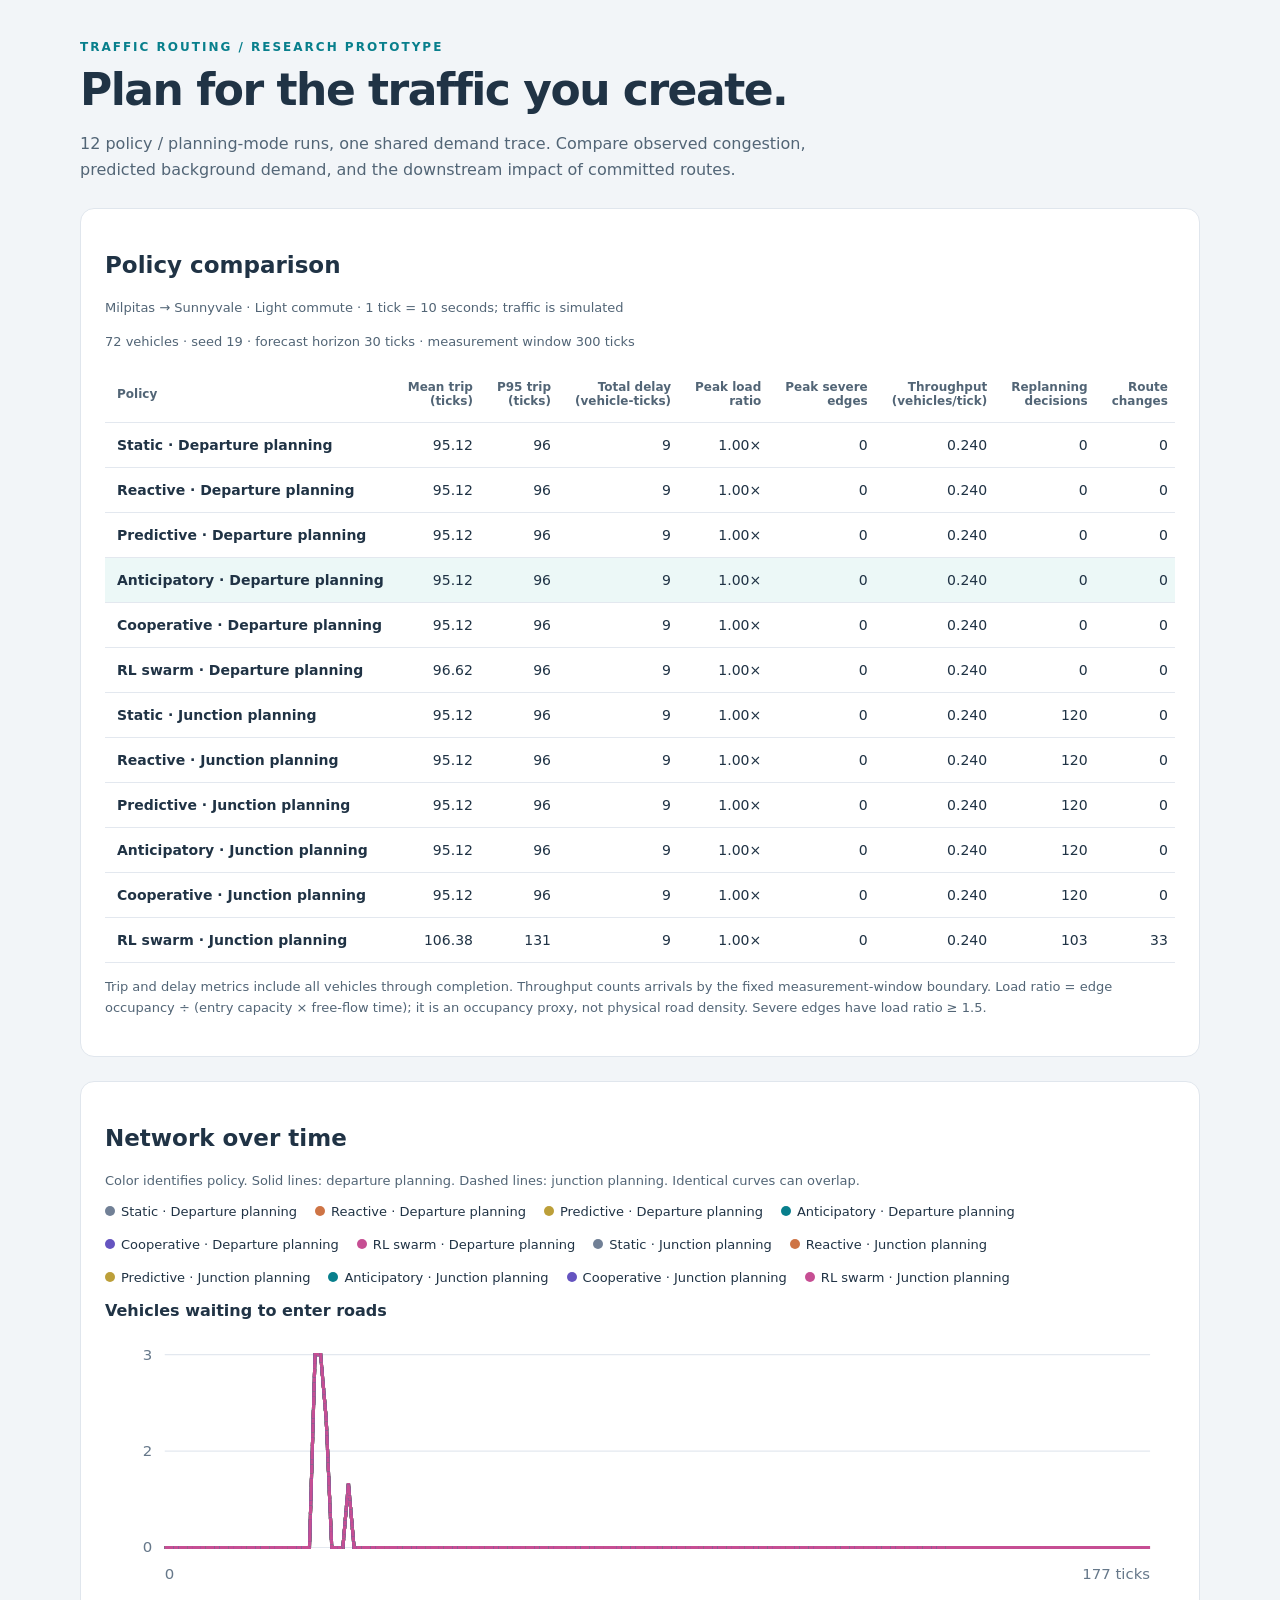
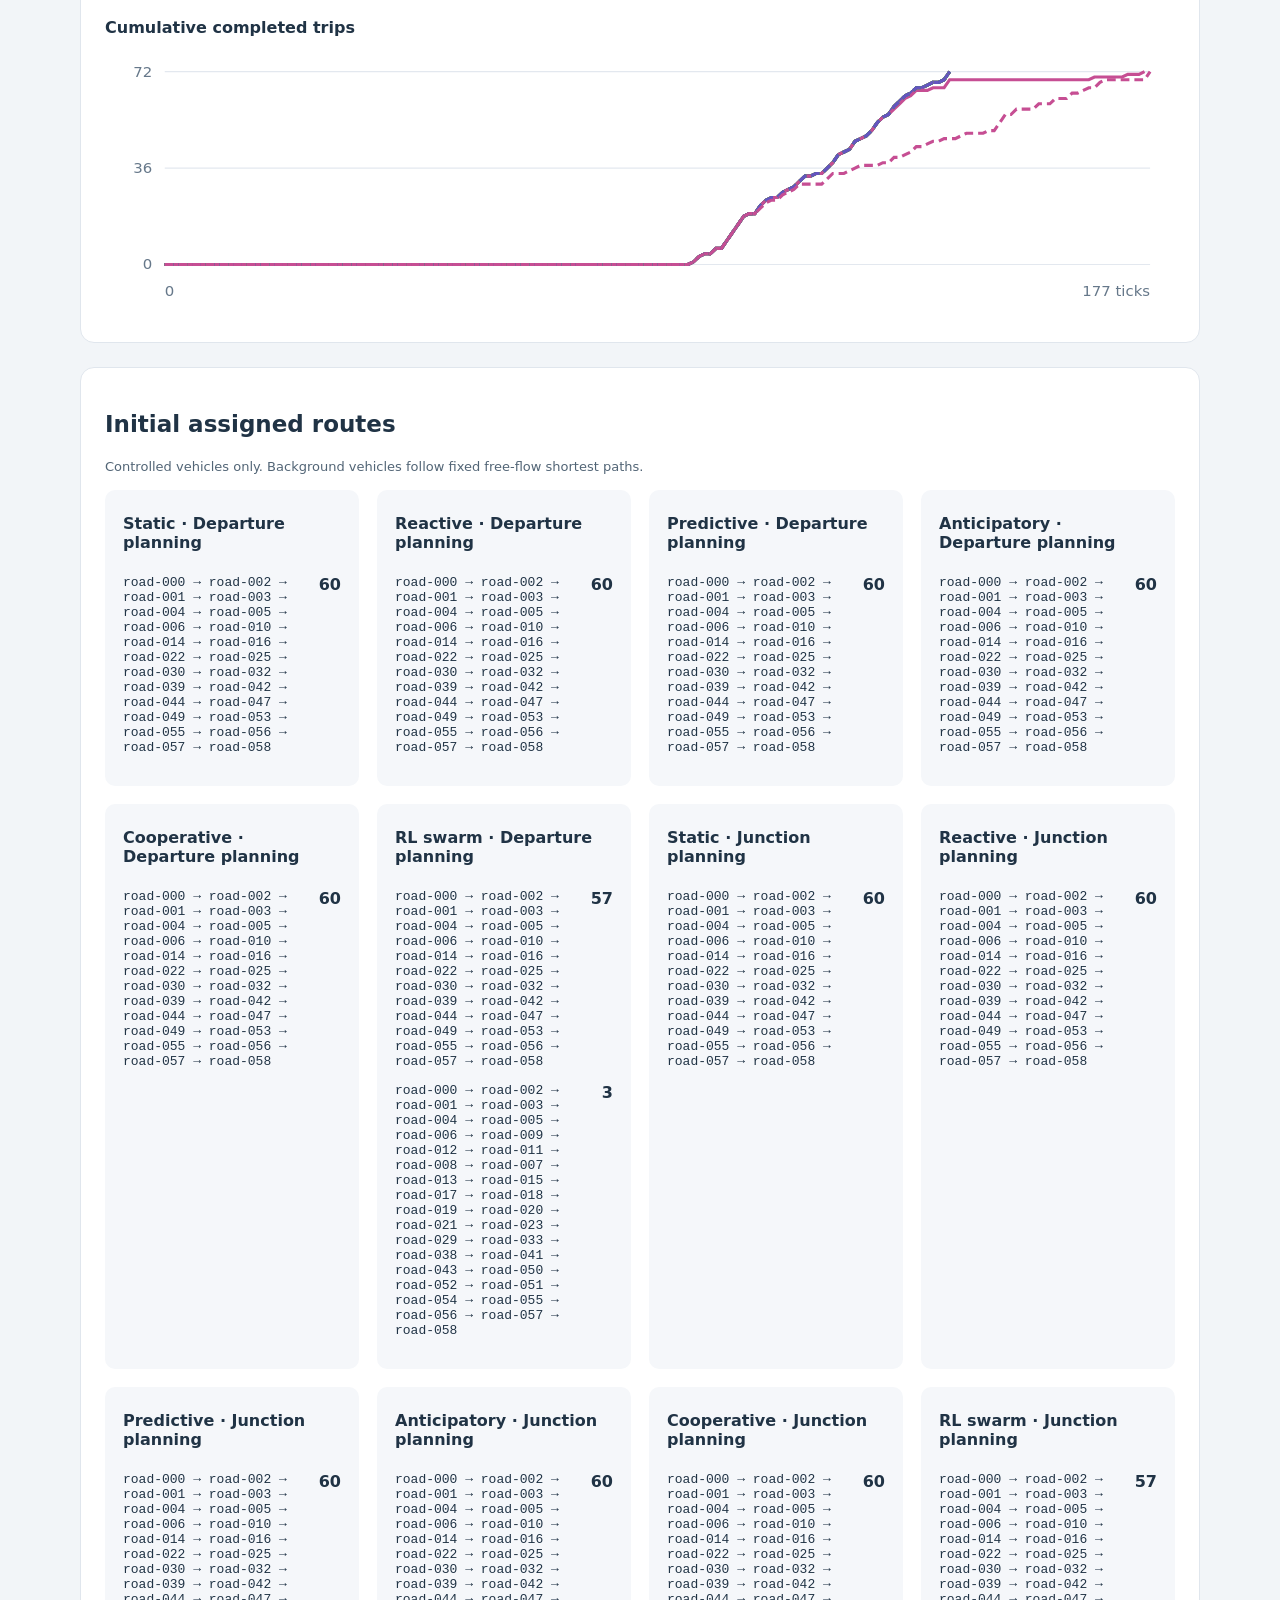
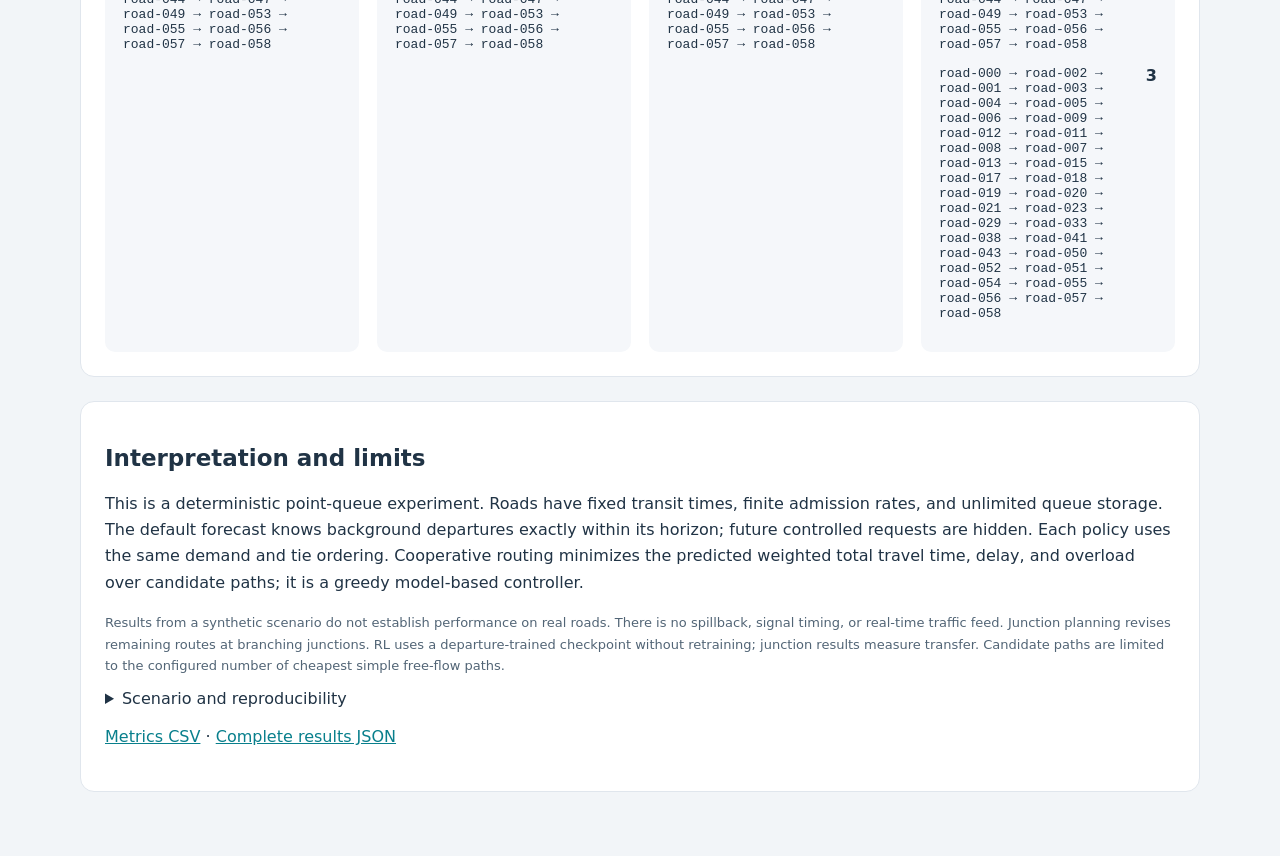
<file: map_demo/reports/light/report.html>
<!doctype html>
<html lang="en"><head><meta charset="utf-8"><meta name="viewport" content="width=device-width, initial-scale=1">
<title>Anticipatory traffic routing — experiment report</title><style>
:root{color-scheme:light;font-family:system-ui,sans-serif;color:#203345;background:#f2f5f8}
body{max-width:1120px;margin:0 auto;padding:40px 24px}h1{font-size:clamp(28px,5vw,44px);letter-spacing:-1.5px;margin:10px 0}h2{font-size:23px}h3{font-size:16px}
.eyebrow{color:#087f8c;letter-spacing:2px;font-size:12px;font-weight:800}p{line-height:1.65}.lead{max-width:780px;color:#526576}section{background:white;padding:24px;border:1px solid #e0e6ed;border-radius:14px;margin:24px 0}
.scroll{overflow-x:auto}table{width:100%;border-collapse:collapse;font-size:14px;white-space:nowrap}th,td{text-align:right;padding:14px 12px;border-bottom:1px solid #e3e8ef}th:first-child{text-align:left}thead th{font-size:12px;color:#526576}tbody tr:nth-child(4){background:#ecf8f7}
.legend{display:flex;flex-wrap:wrap;gap:18px;font-size:13px}.legend i{display:inline-block;width:10px;height:10px;border-radius:50%;margin-right:6px}svg{width:100%;height:auto}svg text{font:12px system-ui;fill:#66788a}
.routes{display:grid;grid-template-columns:repeat(auto-fit,minmax(240px,1fr));gap:18px}article{background:#f5f7fa;border-radius:10px;padding:8px 18px}ul{padding:0;list-style:none}li{display:flex;justify-content:space-between;gap:16px;padding:7px 0}pre{overflow:auto;font-size:12px}.note{font-size:13px;color:#526576}a{color:#087f8c}
</style></head><body><header><div class="eyebrow">TRAFFIC ROUTING / RESEARCH PROTOTYPE</div><h1>Plan for the traffic you create.</h1>
<p class="lead">12 policy / planning-mode runs, one shared demand trace. Compare observed congestion, predicted background demand, and the downstream impact of committed routes.</p></header>
<section><h2>Policy comparison</h2><p class="note">Milpitas → Sunnyvale · Light commute · 1 tick = 10 seconds; traffic is simulated</p><p class="note">72 vehicles · seed 19 · forecast horizon 30 ticks · measurement window 300 ticks</p>
<div class="scroll"><table><thead><tr><th>Policy</th><th>Mean trip<br>(ticks)</th><th>P95 trip<br>(ticks)</th><th>Total delay<br>(vehicle-ticks)</th><th>Peak load<br>ratio</th><th>Peak severe<br>edges</th><th>Throughput<br>(vehicles/tick)</th><th>Replanning<br>decisions</th><th>Route<br>changes</th></tr></thead><tbody><tr><th>Static · Departure planning</th><td>95.12</td><td>96</td><td>9</td><td>1.00×</td><td>0</td><td>0.240</td><td>0</td><td>0</td></tr><tr><th>Reactive · Departure planning</th><td>95.12</td><td>96</td><td>9</td><td>1.00×</td><td>0</td><td>0.240</td><td>0</td><td>0</td></tr><tr><th>Predictive · Departure planning</th><td>95.12</td><td>96</td><td>9</td><td>1.00×</td><td>0</td><td>0.240</td><td>0</td><td>0</td></tr><tr><th>Anticipatory · Departure planning</th><td>95.12</td><td>96</td><td>9</td><td>1.00×</td><td>0</td><td>0.240</td><td>0</td><td>0</td></tr><tr><th>Cooperative · Departure planning</th><td>95.12</td><td>96</td><td>9</td><td>1.00×</td><td>0</td><td>0.240</td><td>0</td><td>0</td></tr><tr><th>RL swarm · Departure planning</th><td>96.62</td><td>96</td><td>9</td><td>1.00×</td><td>0</td><td>0.240</td><td>0</td><td>0</td></tr><tr><th>Static · Junction planning</th><td>95.12</td><td>96</td><td>9</td><td>1.00×</td><td>0</td><td>0.240</td><td>120</td><td>0</td></tr><tr><th>Reactive · Junction planning</th><td>95.12</td><td>96</td><td>9</td><td>1.00×</td><td>0</td><td>0.240</td><td>120</td><td>0</td></tr><tr><th>Predictive · Junction planning</th><td>95.12</td><td>96</td><td>9</td><td>1.00×</td><td>0</td><td>0.240</td><td>120</td><td>0</td></tr><tr><th>Anticipatory · Junction planning</th><td>95.12</td><td>96</td><td>9</td><td>1.00×</td><td>0</td><td>0.240</td><td>120</td><td>0</td></tr><tr><th>Cooperative · Junction planning</th><td>95.12</td><td>96</td><td>9</td><td>1.00×</td><td>0</td><td>0.240</td><td>120</td><td>0</td></tr><tr><th>RL swarm · Junction planning</th><td>106.38</td><td>131</td><td>9</td><td>1.00×</td><td>0</td><td>0.240</td><td>103</td><td>33</td></tr></tbody></table></div>
<p class="note">Trip and delay metrics include all vehicles through completion. Throughput counts arrivals by the fixed measurement-window boundary. Load ratio = edge occupancy ÷ (entry capacity × free-flow time); it is an occupancy proxy, not physical road density. Severe edges have load ratio ≥ 1.5.</p></section>
<section><h2>Network over time</h2><p class="note">Color identifies policy. Solid lines: departure planning. Dashed lines: junction planning. Identical curves can overlap.</p><div class="legend"><span><i style="background:#718096"></i>Static · Departure planning</span><span><i style="background:#ce7445"></i>Reactive · Departure planning</span><span><i style="background:#bc9f39"></i>Predictive · Departure planning</span><span><i style="background:#087f8c"></i>Anticipatory · Departure planning</span><span><i style="background:#6554c0"></i>Cooperative · Departure planning</span><span><i style="background:#c64e93"></i>RL swarm · Departure planning</span><span><i style="background:#718096"></i>Static · Junction planning</span><span><i style="background:#ce7445"></i>Reactive · Junction planning</span><span><i style="background:#bc9f39"></i>Predictive · Junction planning</span><span><i style="background:#087f8c"></i>Anticipatory · Junction planning</span><span><i style="background:#6554c0"></i>Cooperative · Junction planning</span><span><i style="background:#c64e93"></i>RL swarm · Junction planning</span></div><h3>Vehicles waiting to enter roads</h3><svg viewBox="0 0 860 210" role="img" aria-label="Vehicles waiting to enter roads"><path d="M48,170 H840" stroke="#e3e8ef"/><text x="38" y="174" text-anchor="end">0</text><path d="M48,92.5 H840" stroke="#e3e8ef"/><text x="38" y="96.5" text-anchor="end">2</text><path d="M48,15 H840" stroke="#e3e8ef"/><text x="38" y="19" text-anchor="end">3</text><polyline fill="none" stroke="#718096" stroke-width="2.5" points="48.00,170.00 52.47,170.00 56.95,170.00 61.42,170.00 65.90,170.00 70.37,170.00 74.85,170.00 79.32,170.00 83.80,170.00 88.27,170.00 92.75,170.00 97.22,170.00 101.69,170.00 106.17,170.00 110.64,170.00 115.12,170.00 119.59,170.00 124.07,170.00 128.54,170.00 133.02,170.00 137.49,170.00 141.97,170.00 146.44,170.00 150.92,170.00 155.39,170.00 159.86,170.00 164.34,170.00 168.81,15.00 173.29,15.00 177.76,66.67 182.24,170.00 186.71,170.00 191.19,170.00 195.66,118.33 200.14,170.00 204.61,170.00 209.08,170.00 213.56,170.00 218.03,170.00 222.51,170.00 226.98,170.00 231.46,170.00 235.93,170.00 240.41,170.00 244.88,170.00 249.36,170.00 253.83,170.00 258.31,170.00 262.78,170.00 267.25,170.00 271.73,170.00 276.20,170.00 280.68,170.00 285.15,170.00 289.63,170.00 294.10,170.00 298.58,170.00 303.05,170.00 307.53,170.00 312.00,170.00 316.47,170.00 320.95,170.00 325.42,170.00 329.90,170.00 334.37,170.00 338.85,170.00 343.32,170.00 347.80,170.00 352.27,170.00 356.75,170.00 361.22,170.00 365.69,170.00 370.17,170.00 374.64,170.00 379.12,170.00 383.59,170.00 388.07,170.00 392.54,170.00 397.02,170.00 401.49,170.00 405.97,170.00 410.44,170.00 414.92,170.00 419.39,170.00 423.86,170.00 428.34,170.00 432.81,170.00 437.29,170.00 441.76,170.00 446.24,170.00 450.71,170.00 455.19,170.00 459.66,170.00 464.14,170.00 468.61,170.00 473.08,170.00 477.56,170.00 482.03,170.00 486.51,170.00 490.98,170.00 495.46,170.00 499.93,170.00 504.41,170.00 508.88,170.00 513.36,170.00 517.83,170.00 522.31,170.00 526.78,170.00 531.25,170.00 535.73,170.00 540.20,170.00 544.68,170.00 549.15,170.00 553.63,170.00 558.10,170.00 562.58,170.00 567.05,170.00 571.53,170.00 576.00,170.00 580.47,170.00 584.95,170.00 589.42,170.00 593.90,170.00 598.37,170.00 602.85,170.00 607.32,170.00 611.80,170.00 616.27,170.00 620.75,170.00 625.22,170.00 629.69,170.00 634.17,170.00 638.64,170.00 643.12,170.00 647.59,170.00 652.07,170.00 656.54,170.00 661.02,170.00 665.49,170.00 669.97,170.00 674.44,170.00 678.92,170.00"><title>Static · Departure planning</title></polyline><polyline fill="none" stroke="#ce7445" stroke-width="2.5" points="48.00,170.00 52.47,170.00 56.95,170.00 61.42,170.00 65.90,170.00 70.37,170.00 74.85,170.00 79.32,170.00 83.80,170.00 88.27,170.00 92.75,170.00 97.22,170.00 101.69,170.00 106.17,170.00 110.64,170.00 115.12,170.00 119.59,170.00 124.07,170.00 128.54,170.00 133.02,170.00 137.49,170.00 141.97,170.00 146.44,170.00 150.92,170.00 155.39,170.00 159.86,170.00 164.34,170.00 168.81,15.00 173.29,15.00 177.76,66.67 182.24,170.00 186.71,170.00 191.19,170.00 195.66,118.33 200.14,170.00 204.61,170.00 209.08,170.00 213.56,170.00 218.03,170.00 222.51,170.00 226.98,170.00 231.46,170.00 235.93,170.00 240.41,170.00 244.88,170.00 249.36,170.00 253.83,170.00 258.31,170.00 262.78,170.00 267.25,170.00 271.73,170.00 276.20,170.00 280.68,170.00 285.15,170.00 289.63,170.00 294.10,170.00 298.58,170.00 303.05,170.00 307.53,170.00 312.00,170.00 316.47,170.00 320.95,170.00 325.42,170.00 329.90,170.00 334.37,170.00 338.85,170.00 343.32,170.00 347.80,170.00 352.27,170.00 356.75,170.00 361.22,170.00 365.69,170.00 370.17,170.00 374.64,170.00 379.12,170.00 383.59,170.00 388.07,170.00 392.54,170.00 397.02,170.00 401.49,170.00 405.97,170.00 410.44,170.00 414.92,170.00 419.39,170.00 423.86,170.00 428.34,170.00 432.81,170.00 437.29,170.00 441.76,170.00 446.24,170.00 450.71,170.00 455.19,170.00 459.66,170.00 464.14,170.00 468.61,170.00 473.08,170.00 477.56,170.00 482.03,170.00 486.51,170.00 490.98,170.00 495.46,170.00 499.93,170.00 504.41,170.00 508.88,170.00 513.36,170.00 517.83,170.00 522.31,170.00 526.78,170.00 531.25,170.00 535.73,170.00 540.20,170.00 544.68,170.00 549.15,170.00 553.63,170.00 558.10,170.00 562.58,170.00 567.05,170.00 571.53,170.00 576.00,170.00 580.47,170.00 584.95,170.00 589.42,170.00 593.90,170.00 598.37,170.00 602.85,170.00 607.32,170.00 611.80,170.00 616.27,170.00 620.75,170.00 625.22,170.00 629.69,170.00 634.17,170.00 638.64,170.00 643.12,170.00 647.59,170.00 652.07,170.00 656.54,170.00 661.02,170.00 665.49,170.00 669.97,170.00 674.44,170.00 678.92,170.00"><title>Reactive · Departure planning</title></polyline><polyline fill="none" stroke="#bc9f39" stroke-width="2.5" points="48.00,170.00 52.47,170.00 56.95,170.00 61.42,170.00 65.90,170.00 70.37,170.00 74.85,170.00 79.32,170.00 83.80,170.00 88.27,170.00 92.75,170.00 97.22,170.00 101.69,170.00 106.17,170.00 110.64,170.00 115.12,170.00 119.59,170.00 124.07,170.00 128.54,170.00 133.02,170.00 137.49,170.00 141.97,170.00 146.44,170.00 150.92,170.00 155.39,170.00 159.86,170.00 164.34,170.00 168.81,15.00 173.29,15.00 177.76,66.67 182.24,170.00 186.71,170.00 191.19,170.00 195.66,118.33 200.14,170.00 204.61,170.00 209.08,170.00 213.56,170.00 218.03,170.00 222.51,170.00 226.98,170.00 231.46,170.00 235.93,170.00 240.41,170.00 244.88,170.00 249.36,170.00 253.83,170.00 258.31,170.00 262.78,170.00 267.25,170.00 271.73,170.00 276.20,170.00 280.68,170.00 285.15,170.00 289.63,170.00 294.10,170.00 298.58,170.00 303.05,170.00 307.53,170.00 312.00,170.00 316.47,170.00 320.95,170.00 325.42,170.00 329.90,170.00 334.37,170.00 338.85,170.00 343.32,170.00 347.80,170.00 352.27,170.00 356.75,170.00 361.22,170.00 365.69,170.00 370.17,170.00 374.64,170.00 379.12,170.00 383.59,170.00 388.07,170.00 392.54,170.00 397.02,170.00 401.49,170.00 405.97,170.00 410.44,170.00 414.92,170.00 419.39,170.00 423.86,170.00 428.34,170.00 432.81,170.00 437.29,170.00 441.76,170.00 446.24,170.00 450.71,170.00 455.19,170.00 459.66,170.00 464.14,170.00 468.61,170.00 473.08,170.00 477.56,170.00 482.03,170.00 486.51,170.00 490.98,170.00 495.46,170.00 499.93,170.00 504.41,170.00 508.88,170.00 513.36,170.00 517.83,170.00 522.31,170.00 526.78,170.00 531.25,170.00 535.73,170.00 540.20,170.00 544.68,170.00 549.15,170.00 553.63,170.00 558.10,170.00 562.58,170.00 567.05,170.00 571.53,170.00 576.00,170.00 580.47,170.00 584.95,170.00 589.42,170.00 593.90,170.00 598.37,170.00 602.85,170.00 607.32,170.00 611.80,170.00 616.27,170.00 620.75,170.00 625.22,170.00 629.69,170.00 634.17,170.00 638.64,170.00 643.12,170.00 647.59,170.00 652.07,170.00 656.54,170.00 661.02,170.00 665.49,170.00 669.97,170.00 674.44,170.00 678.92,170.00"><title>Predictive · Departure planning</title></polyline><polyline fill="none" stroke="#087f8c" stroke-width="2.5" points="48.00,170.00 52.47,170.00 56.95,170.00 61.42,170.00 65.90,170.00 70.37,170.00 74.85,170.00 79.32,170.00 83.80,170.00 88.27,170.00 92.75,170.00 97.22,170.00 101.69,170.00 106.17,170.00 110.64,170.00 115.12,170.00 119.59,170.00 124.07,170.00 128.54,170.00 133.02,170.00 137.49,170.00 141.97,170.00 146.44,170.00 150.92,170.00 155.39,170.00 159.86,170.00 164.34,170.00 168.81,15.00 173.29,15.00 177.76,66.67 182.24,170.00 186.71,170.00 191.19,170.00 195.66,118.33 200.14,170.00 204.61,170.00 209.08,170.00 213.56,170.00 218.03,170.00 222.51,170.00 226.98,170.00 231.46,170.00 235.93,170.00 240.41,170.00 244.88,170.00 249.36,170.00 253.83,170.00 258.31,170.00 262.78,170.00 267.25,170.00 271.73,170.00 276.20,170.00 280.68,170.00 285.15,170.00 289.63,170.00 294.10,170.00 298.58,170.00 303.05,170.00 307.53,170.00 312.00,170.00 316.47,170.00 320.95,170.00 325.42,170.00 329.90,170.00 334.37,170.00 338.85,170.00 343.32,170.00 347.80,170.00 352.27,170.00 356.75,170.00 361.22,170.00 365.69,170.00 370.17,170.00 374.64,170.00 379.12,170.00 383.59,170.00 388.07,170.00 392.54,170.00 397.02,170.00 401.49,170.00 405.97,170.00 410.44,170.00 414.92,170.00 419.39,170.00 423.86,170.00 428.34,170.00 432.81,170.00 437.29,170.00 441.76,170.00 446.24,170.00 450.71,170.00 455.19,170.00 459.66,170.00 464.14,170.00 468.61,170.00 473.08,170.00 477.56,170.00 482.03,170.00 486.51,170.00 490.98,170.00 495.46,170.00 499.93,170.00 504.41,170.00 508.88,170.00 513.36,170.00 517.83,170.00 522.31,170.00 526.78,170.00 531.25,170.00 535.73,170.00 540.20,170.00 544.68,170.00 549.15,170.00 553.63,170.00 558.10,170.00 562.58,170.00 567.05,170.00 571.53,170.00 576.00,170.00 580.47,170.00 584.95,170.00 589.42,170.00 593.90,170.00 598.37,170.00 602.85,170.00 607.32,170.00 611.80,170.00 616.27,170.00 620.75,170.00 625.22,170.00 629.69,170.00 634.17,170.00 638.64,170.00 643.12,170.00 647.59,170.00 652.07,170.00 656.54,170.00 661.02,170.00 665.49,170.00 669.97,170.00 674.44,170.00 678.92,170.00"><title>Anticipatory · Departure planning</title></polyline><polyline fill="none" stroke="#6554c0" stroke-width="2.5" points="48.00,170.00 52.47,170.00 56.95,170.00 61.42,170.00 65.90,170.00 70.37,170.00 74.85,170.00 79.32,170.00 83.80,170.00 88.27,170.00 92.75,170.00 97.22,170.00 101.69,170.00 106.17,170.00 110.64,170.00 115.12,170.00 119.59,170.00 124.07,170.00 128.54,170.00 133.02,170.00 137.49,170.00 141.97,170.00 146.44,170.00 150.92,170.00 155.39,170.00 159.86,170.00 164.34,170.00 168.81,15.00 173.29,15.00 177.76,66.67 182.24,170.00 186.71,170.00 191.19,170.00 195.66,118.33 200.14,170.00 204.61,170.00 209.08,170.00 213.56,170.00 218.03,170.00 222.51,170.00 226.98,170.00 231.46,170.00 235.93,170.00 240.41,170.00 244.88,170.00 249.36,170.00 253.83,170.00 258.31,170.00 262.78,170.00 267.25,170.00 271.73,170.00 276.20,170.00 280.68,170.00 285.15,170.00 289.63,170.00 294.10,170.00 298.58,170.00 303.05,170.00 307.53,170.00 312.00,170.00 316.47,170.00 320.95,170.00 325.42,170.00 329.90,170.00 334.37,170.00 338.85,170.00 343.32,170.00 347.80,170.00 352.27,170.00 356.75,170.00 361.22,170.00 365.69,170.00 370.17,170.00 374.64,170.00 379.12,170.00 383.59,170.00 388.07,170.00 392.54,170.00 397.02,170.00 401.49,170.00 405.97,170.00 410.44,170.00 414.92,170.00 419.39,170.00 423.86,170.00 428.34,170.00 432.81,170.00 437.29,170.00 441.76,170.00 446.24,170.00 450.71,170.00 455.19,170.00 459.66,170.00 464.14,170.00 468.61,170.00 473.08,170.00 477.56,170.00 482.03,170.00 486.51,170.00 490.98,170.00 495.46,170.00 499.93,170.00 504.41,170.00 508.88,170.00 513.36,170.00 517.83,170.00 522.31,170.00 526.78,170.00 531.25,170.00 535.73,170.00 540.20,170.00 544.68,170.00 549.15,170.00 553.63,170.00 558.10,170.00 562.58,170.00 567.05,170.00 571.53,170.00 576.00,170.00 580.47,170.00 584.95,170.00 589.42,170.00 593.90,170.00 598.37,170.00 602.85,170.00 607.32,170.00 611.80,170.00 616.27,170.00 620.75,170.00 625.22,170.00 629.69,170.00 634.17,170.00 638.64,170.00 643.12,170.00 647.59,170.00 652.07,170.00 656.54,170.00 661.02,170.00 665.49,170.00 669.97,170.00 674.44,170.00 678.92,170.00"><title>Cooperative · Departure planning</title></polyline><polyline fill="none" stroke="#c64e93" stroke-width="2.5" points="48.00,170.00 52.47,170.00 56.95,170.00 61.42,170.00 65.90,170.00 70.37,170.00 74.85,170.00 79.32,170.00 83.80,170.00 88.27,170.00 92.75,170.00 97.22,170.00 101.69,170.00 106.17,170.00 110.64,170.00 115.12,170.00 119.59,170.00 124.07,170.00 128.54,170.00 133.02,170.00 137.49,170.00 141.97,170.00 146.44,170.00 150.92,170.00 155.39,170.00 159.86,170.00 164.34,170.00 168.81,15.00 173.29,15.00 177.76,66.67 182.24,170.00 186.71,170.00 191.19,170.00 195.66,118.33 200.14,170.00 204.61,170.00 209.08,170.00 213.56,170.00 218.03,170.00 222.51,170.00 226.98,170.00 231.46,170.00 235.93,170.00 240.41,170.00 244.88,170.00 249.36,170.00 253.83,170.00 258.31,170.00 262.78,170.00 267.25,170.00 271.73,170.00 276.20,170.00 280.68,170.00 285.15,170.00 289.63,170.00 294.10,170.00 298.58,170.00 303.05,170.00 307.53,170.00 312.00,170.00 316.47,170.00 320.95,170.00 325.42,170.00 329.90,170.00 334.37,170.00 338.85,170.00 343.32,170.00 347.80,170.00 352.27,170.00 356.75,170.00 361.22,170.00 365.69,170.00 370.17,170.00 374.64,170.00 379.12,170.00 383.59,170.00 388.07,170.00 392.54,170.00 397.02,170.00 401.49,170.00 405.97,170.00 410.44,170.00 414.92,170.00 419.39,170.00 423.86,170.00 428.34,170.00 432.81,170.00 437.29,170.00 441.76,170.00 446.24,170.00 450.71,170.00 455.19,170.00 459.66,170.00 464.14,170.00 468.61,170.00 473.08,170.00 477.56,170.00 482.03,170.00 486.51,170.00 490.98,170.00 495.46,170.00 499.93,170.00 504.41,170.00 508.88,170.00 513.36,170.00 517.83,170.00 522.31,170.00 526.78,170.00 531.25,170.00 535.73,170.00 540.20,170.00 544.68,170.00 549.15,170.00 553.63,170.00 558.10,170.00 562.58,170.00 567.05,170.00 571.53,170.00 576.00,170.00 580.47,170.00 584.95,170.00 589.42,170.00 593.90,170.00 598.37,170.00 602.85,170.00 607.32,170.00 611.80,170.00 616.27,170.00 620.75,170.00 625.22,170.00 629.69,170.00 634.17,170.00 638.64,170.00 643.12,170.00 647.59,170.00 652.07,170.00 656.54,170.00 661.02,170.00 665.49,170.00 669.97,170.00 674.44,170.00 678.92,170.00 683.39,170.00 687.86,170.00 692.34,170.00 696.81,170.00 701.29,170.00 705.76,170.00 710.24,170.00 714.71,170.00 719.19,170.00 723.66,170.00 728.14,170.00 732.61,170.00 737.08,170.00 741.56,170.00 746.03,170.00 750.51,170.00 754.98,170.00 759.46,170.00 763.93,170.00 768.41,170.00 772.88,170.00 777.36,170.00 781.83,170.00 786.31,170.00 790.78,170.00 795.25,170.00 799.73,170.00 804.20,170.00 808.68,170.00 813.15,170.00 817.63,170.00 822.10,170.00 826.58,170.00 831.05,170.00 835.53,170.00"><title>RL swarm · Departure planning</title></polyline><polyline fill="none" stroke="#718096" stroke-width="2.5" stroke-dasharray="7 4" points="48.00,170.00 52.47,170.00 56.95,170.00 61.42,170.00 65.90,170.00 70.37,170.00 74.85,170.00 79.32,170.00 83.80,170.00 88.27,170.00 92.75,170.00 97.22,170.00 101.69,170.00 106.17,170.00 110.64,170.00 115.12,170.00 119.59,170.00 124.07,170.00 128.54,170.00 133.02,170.00 137.49,170.00 141.97,170.00 146.44,170.00 150.92,170.00 155.39,170.00 159.86,170.00 164.34,170.00 168.81,15.00 173.29,15.00 177.76,66.67 182.24,170.00 186.71,170.00 191.19,170.00 195.66,118.33 200.14,170.00 204.61,170.00 209.08,170.00 213.56,170.00 218.03,170.00 222.51,170.00 226.98,170.00 231.46,170.00 235.93,170.00 240.41,170.00 244.88,170.00 249.36,170.00 253.83,170.00 258.31,170.00 262.78,170.00 267.25,170.00 271.73,170.00 276.20,170.00 280.68,170.00 285.15,170.00 289.63,170.00 294.10,170.00 298.58,170.00 303.05,170.00 307.53,170.00 312.00,170.00 316.47,170.00 320.95,170.00 325.42,170.00 329.90,170.00 334.37,170.00 338.85,170.00 343.32,170.00 347.80,170.00 352.27,170.00 356.75,170.00 361.22,170.00 365.69,170.00 370.17,170.00 374.64,170.00 379.12,170.00 383.59,170.00 388.07,170.00 392.54,170.00 397.02,170.00 401.49,170.00 405.97,170.00 410.44,170.00 414.92,170.00 419.39,170.00 423.86,170.00 428.34,170.00 432.81,170.00 437.29,170.00 441.76,170.00 446.24,170.00 450.71,170.00 455.19,170.00 459.66,170.00 464.14,170.00 468.61,170.00 473.08,170.00 477.56,170.00 482.03,170.00 486.51,170.00 490.98,170.00 495.46,170.00 499.93,170.00 504.41,170.00 508.88,170.00 513.36,170.00 517.83,170.00 522.31,170.00 526.78,170.00 531.25,170.00 535.73,170.00 540.20,170.00 544.68,170.00 549.15,170.00 553.63,170.00 558.10,170.00 562.58,170.00 567.05,170.00 571.53,170.00 576.00,170.00 580.47,170.00 584.95,170.00 589.42,170.00 593.90,170.00 598.37,170.00 602.85,170.00 607.32,170.00 611.80,170.00 616.27,170.00 620.75,170.00 625.22,170.00 629.69,170.00 634.17,170.00 638.64,170.00 643.12,170.00 647.59,170.00 652.07,170.00 656.54,170.00 661.02,170.00 665.49,170.00 669.97,170.00 674.44,170.00 678.92,170.00"><title>Static · Junction planning</title></polyline><polyline fill="none" stroke="#ce7445" stroke-width="2.5" stroke-dasharray="7 4" points="48.00,170.00 52.47,170.00 56.95,170.00 61.42,170.00 65.90,170.00 70.37,170.00 74.85,170.00 79.32,170.00 83.80,170.00 88.27,170.00 92.75,170.00 97.22,170.00 101.69,170.00 106.17,170.00 110.64,170.00 115.12,170.00 119.59,170.00 124.07,170.00 128.54,170.00 133.02,170.00 137.49,170.00 141.97,170.00 146.44,170.00 150.92,170.00 155.39,170.00 159.86,170.00 164.34,170.00 168.81,15.00 173.29,15.00 177.76,66.67 182.24,170.00 186.71,170.00 191.19,170.00 195.66,118.33 200.14,170.00 204.61,170.00 209.08,170.00 213.56,170.00 218.03,170.00 222.51,170.00 226.98,170.00 231.46,170.00 235.93,170.00 240.41,170.00 244.88,170.00 249.36,170.00 253.83,170.00 258.31,170.00 262.78,170.00 267.25,170.00 271.73,170.00 276.20,170.00 280.68,170.00 285.15,170.00 289.63,170.00 294.10,170.00 298.58,170.00 303.05,170.00 307.53,170.00 312.00,170.00 316.47,170.00 320.95,170.00 325.42,170.00 329.90,170.00 334.37,170.00 338.85,170.00 343.32,170.00 347.80,170.00 352.27,170.00 356.75,170.00 361.22,170.00 365.69,170.00 370.17,170.00 374.64,170.00 379.12,170.00 383.59,170.00 388.07,170.00 392.54,170.00 397.02,170.00 401.49,170.00 405.97,170.00 410.44,170.00 414.92,170.00 419.39,170.00 423.86,170.00 428.34,170.00 432.81,170.00 437.29,170.00 441.76,170.00 446.24,170.00 450.71,170.00 455.19,170.00 459.66,170.00 464.14,170.00 468.61,170.00 473.08,170.00 477.56,170.00 482.03,170.00 486.51,170.00 490.98,170.00 495.46,170.00 499.93,170.00 504.41,170.00 508.88,170.00 513.36,170.00 517.83,170.00 522.31,170.00 526.78,170.00 531.25,170.00 535.73,170.00 540.20,170.00 544.68,170.00 549.15,170.00 553.63,170.00 558.10,170.00 562.58,170.00 567.05,170.00 571.53,170.00 576.00,170.00 580.47,170.00 584.95,170.00 589.42,170.00 593.90,170.00 598.37,170.00 602.85,170.00 607.32,170.00 611.80,170.00 616.27,170.00 620.75,170.00 625.22,170.00 629.69,170.00 634.17,170.00 638.64,170.00 643.12,170.00 647.59,170.00 652.07,170.00 656.54,170.00 661.02,170.00 665.49,170.00 669.97,170.00 674.44,170.00 678.92,170.00"><title>Reactive · Junction planning</title></polyline><polyline fill="none" stroke="#bc9f39" stroke-width="2.5" stroke-dasharray="7 4" points="48.00,170.00 52.47,170.00 56.95,170.00 61.42,170.00 65.90,170.00 70.37,170.00 74.85,170.00 79.32,170.00 83.80,170.00 88.27,170.00 92.75,170.00 97.22,170.00 101.69,170.00 106.17,170.00 110.64,170.00 115.12,170.00 119.59,170.00 124.07,170.00 128.54,170.00 133.02,170.00 137.49,170.00 141.97,170.00 146.44,170.00 150.92,170.00 155.39,170.00 159.86,170.00 164.34,170.00 168.81,15.00 173.29,15.00 177.76,66.67 182.24,170.00 186.71,170.00 191.19,170.00 195.66,118.33 200.14,170.00 204.61,170.00 209.08,170.00 213.56,170.00 218.03,170.00 222.51,170.00 226.98,170.00 231.46,170.00 235.93,170.00 240.41,170.00 244.88,170.00 249.36,170.00 253.83,170.00 258.31,170.00 262.78,170.00 267.25,170.00 271.73,170.00 276.20,170.00 280.68,170.00 285.15,170.00 289.63,170.00 294.10,170.00 298.58,170.00 303.05,170.00 307.53,170.00 312.00,170.00 316.47,170.00 320.95,170.00 325.42,170.00 329.90,170.00 334.37,170.00 338.85,170.00 343.32,170.00 347.80,170.00 352.27,170.00 356.75,170.00 361.22,170.00 365.69,170.00 370.17,170.00 374.64,170.00 379.12,170.00 383.59,170.00 388.07,170.00 392.54,170.00 397.02,170.00 401.49,170.00 405.97,170.00 410.44,170.00 414.92,170.00 419.39,170.00 423.86,170.00 428.34,170.00 432.81,170.00 437.29,170.00 441.76,170.00 446.24,170.00 450.71,170.00 455.19,170.00 459.66,170.00 464.14,170.00 468.61,170.00 473.08,170.00 477.56,170.00 482.03,170.00 486.51,170.00 490.98,170.00 495.46,170.00 499.93,170.00 504.41,170.00 508.88,170.00 513.36,170.00 517.83,170.00 522.31,170.00 526.78,170.00 531.25,170.00 535.73,170.00 540.20,170.00 544.68,170.00 549.15,170.00 553.63,170.00 558.10,170.00 562.58,170.00 567.05,170.00 571.53,170.00 576.00,170.00 580.47,170.00 584.95,170.00 589.42,170.00 593.90,170.00 598.37,170.00 602.85,170.00 607.32,170.00 611.80,170.00 616.27,170.00 620.75,170.00 625.22,170.00 629.69,170.00 634.17,170.00 638.64,170.00 643.12,170.00 647.59,170.00 652.07,170.00 656.54,170.00 661.02,170.00 665.49,170.00 669.97,170.00 674.44,170.00 678.92,170.00"><title>Predictive · Junction planning</title></polyline><polyline fill="none" stroke="#087f8c" stroke-width="2.5" stroke-dasharray="7 4" points="48.00,170.00 52.47,170.00 56.95,170.00 61.42,170.00 65.90,170.00 70.37,170.00 74.85,170.00 79.32,170.00 83.80,170.00 88.27,170.00 92.75,170.00 97.22,170.00 101.69,170.00 106.17,170.00 110.64,170.00 115.12,170.00 119.59,170.00 124.07,170.00 128.54,170.00 133.02,170.00 137.49,170.00 141.97,170.00 146.44,170.00 150.92,170.00 155.39,170.00 159.86,170.00 164.34,170.00 168.81,15.00 173.29,15.00 177.76,66.67 182.24,170.00 186.71,170.00 191.19,170.00 195.66,118.33 200.14,170.00 204.61,170.00 209.08,170.00 213.56,170.00 218.03,170.00 222.51,170.00 226.98,170.00 231.46,170.00 235.93,170.00 240.41,170.00 244.88,170.00 249.36,170.00 253.83,170.00 258.31,170.00 262.78,170.00 267.25,170.00 271.73,170.00 276.20,170.00 280.68,170.00 285.15,170.00 289.63,170.00 294.10,170.00 298.58,170.00 303.05,170.00 307.53,170.00 312.00,170.00 316.47,170.00 320.95,170.00 325.42,170.00 329.90,170.00 334.37,170.00 338.85,170.00 343.32,170.00 347.80,170.00 352.27,170.00 356.75,170.00 361.22,170.00 365.69,170.00 370.17,170.00 374.64,170.00 379.12,170.00 383.59,170.00 388.07,170.00 392.54,170.00 397.02,170.00 401.49,170.00 405.97,170.00 410.44,170.00 414.92,170.00 419.39,170.00 423.86,170.00 428.34,170.00 432.81,170.00 437.29,170.00 441.76,170.00 446.24,170.00 450.71,170.00 455.19,170.00 459.66,170.00 464.14,170.00 468.61,170.00 473.08,170.00 477.56,170.00 482.03,170.00 486.51,170.00 490.98,170.00 495.46,170.00 499.93,170.00 504.41,170.00 508.88,170.00 513.36,170.00 517.83,170.00 522.31,170.00 526.78,170.00 531.25,170.00 535.73,170.00 540.20,170.00 544.68,170.00 549.15,170.00 553.63,170.00 558.10,170.00 562.58,170.00 567.05,170.00 571.53,170.00 576.00,170.00 580.47,170.00 584.95,170.00 589.42,170.00 593.90,170.00 598.37,170.00 602.85,170.00 607.32,170.00 611.80,170.00 616.27,170.00 620.75,170.00 625.22,170.00 629.69,170.00 634.17,170.00 638.64,170.00 643.12,170.00 647.59,170.00 652.07,170.00 656.54,170.00 661.02,170.00 665.49,170.00 669.97,170.00 674.44,170.00 678.92,170.00"><title>Anticipatory · Junction planning</title></polyline><polyline fill="none" stroke="#6554c0" stroke-width="2.5" stroke-dasharray="7 4" points="48.00,170.00 52.47,170.00 56.95,170.00 61.42,170.00 65.90,170.00 70.37,170.00 74.85,170.00 79.32,170.00 83.80,170.00 88.27,170.00 92.75,170.00 97.22,170.00 101.69,170.00 106.17,170.00 110.64,170.00 115.12,170.00 119.59,170.00 124.07,170.00 128.54,170.00 133.02,170.00 137.49,170.00 141.97,170.00 146.44,170.00 150.92,170.00 155.39,170.00 159.86,170.00 164.34,170.00 168.81,15.00 173.29,15.00 177.76,66.67 182.24,170.00 186.71,170.00 191.19,170.00 195.66,118.33 200.14,170.00 204.61,170.00 209.08,170.00 213.56,170.00 218.03,170.00 222.51,170.00 226.98,170.00 231.46,170.00 235.93,170.00 240.41,170.00 244.88,170.00 249.36,170.00 253.83,170.00 258.31,170.00 262.78,170.00 267.25,170.00 271.73,170.00 276.20,170.00 280.68,170.00 285.15,170.00 289.63,170.00 294.10,170.00 298.58,170.00 303.05,170.00 307.53,170.00 312.00,170.00 316.47,170.00 320.95,170.00 325.42,170.00 329.90,170.00 334.37,170.00 338.85,170.00 343.32,170.00 347.80,170.00 352.27,170.00 356.75,170.00 361.22,170.00 365.69,170.00 370.17,170.00 374.64,170.00 379.12,170.00 383.59,170.00 388.07,170.00 392.54,170.00 397.02,170.00 401.49,170.00 405.97,170.00 410.44,170.00 414.92,170.00 419.39,170.00 423.86,170.00 428.34,170.00 432.81,170.00 437.29,170.00 441.76,170.00 446.24,170.00 450.71,170.00 455.19,170.00 459.66,170.00 464.14,170.00 468.61,170.00 473.08,170.00 477.56,170.00 482.03,170.00 486.51,170.00 490.98,170.00 495.46,170.00 499.93,170.00 504.41,170.00 508.88,170.00 513.36,170.00 517.83,170.00 522.31,170.00 526.78,170.00 531.25,170.00 535.73,170.00 540.20,170.00 544.68,170.00 549.15,170.00 553.63,170.00 558.10,170.00 562.58,170.00 567.05,170.00 571.53,170.00 576.00,170.00 580.47,170.00 584.95,170.00 589.42,170.00 593.90,170.00 598.37,170.00 602.85,170.00 607.32,170.00 611.80,170.00 616.27,170.00 620.75,170.00 625.22,170.00 629.69,170.00 634.17,170.00 638.64,170.00 643.12,170.00 647.59,170.00 652.07,170.00 656.54,170.00 661.02,170.00 665.49,170.00 669.97,170.00 674.44,170.00 678.92,170.00"><title>Cooperative · Junction planning</title></polyline><polyline fill="none" stroke="#c64e93" stroke-width="2.5" stroke-dasharray="7 4" points="48.00,170.00 52.47,170.00 56.95,170.00 61.42,170.00 65.90,170.00 70.37,170.00 74.85,170.00 79.32,170.00 83.80,170.00 88.27,170.00 92.75,170.00 97.22,170.00 101.69,170.00 106.17,170.00 110.64,170.00 115.12,170.00 119.59,170.00 124.07,170.00 128.54,170.00 133.02,170.00 137.49,170.00 141.97,170.00 146.44,170.00 150.92,170.00 155.39,170.00 159.86,170.00 164.34,170.00 168.81,15.00 173.29,15.00 177.76,66.67 182.24,170.00 186.71,170.00 191.19,170.00 195.66,118.33 200.14,170.00 204.61,170.00 209.08,170.00 213.56,170.00 218.03,170.00 222.51,170.00 226.98,170.00 231.46,170.00 235.93,170.00 240.41,170.00 244.88,170.00 249.36,170.00 253.83,170.00 258.31,170.00 262.78,170.00 267.25,170.00 271.73,170.00 276.20,170.00 280.68,170.00 285.15,170.00 289.63,170.00 294.10,170.00 298.58,170.00 303.05,170.00 307.53,170.00 312.00,170.00 316.47,170.00 320.95,170.00 325.42,170.00 329.90,170.00 334.37,170.00 338.85,170.00 343.32,170.00 347.80,170.00 352.27,170.00 356.75,170.00 361.22,170.00 365.69,170.00 370.17,170.00 374.64,170.00 379.12,170.00 383.59,170.00 388.07,170.00 392.54,170.00 397.02,170.00 401.49,170.00 405.97,170.00 410.44,170.00 414.92,170.00 419.39,170.00 423.86,170.00 428.34,170.00 432.81,170.00 437.29,170.00 441.76,170.00 446.24,170.00 450.71,170.00 455.19,170.00 459.66,170.00 464.14,170.00 468.61,170.00 473.08,170.00 477.56,170.00 482.03,170.00 486.51,170.00 490.98,170.00 495.46,170.00 499.93,170.00 504.41,170.00 508.88,170.00 513.36,170.00 517.83,170.00 522.31,170.00 526.78,170.00 531.25,170.00 535.73,170.00 540.20,170.00 544.68,170.00 549.15,170.00 553.63,170.00 558.10,170.00 562.58,170.00 567.05,170.00 571.53,170.00 576.00,170.00 580.47,170.00 584.95,170.00 589.42,170.00 593.90,170.00 598.37,170.00 602.85,170.00 607.32,170.00 611.80,170.00 616.27,170.00 620.75,170.00 625.22,170.00 629.69,170.00 634.17,170.00 638.64,170.00 643.12,170.00 647.59,170.00 652.07,170.00 656.54,170.00 661.02,170.00 665.49,170.00 669.97,170.00 674.44,170.00 678.92,170.00 683.39,170.00 687.86,170.00 692.34,170.00 696.81,170.00 701.29,170.00 705.76,170.00 710.24,170.00 714.71,170.00 719.19,170.00 723.66,170.00 728.14,170.00 732.61,170.00 737.08,170.00 741.56,170.00 746.03,170.00 750.51,170.00 754.98,170.00 759.46,170.00 763.93,170.00 768.41,170.00 772.88,170.00 777.36,170.00 781.83,170.00 786.31,170.00 790.78,170.00 795.25,170.00 799.73,170.00 804.20,170.00 808.68,170.00 813.15,170.00 817.63,170.00 822.10,170.00 826.58,170.00 831.05,170.00 835.53,170.00 840.00,170.00"><title>RL swarm · Junction planning</title></polyline><text x="48" y="195">0</text><text x="840" y="195" text-anchor="end">177 ticks</text></svg><h3>Cumulative completed trips</h3><svg viewBox="0 0 860 210" role="img" aria-label="Cumulative completed trips"><path d="M48,170 H840" stroke="#e3e8ef"/><text x="38" y="174" text-anchor="end">0</text><path d="M48,92.5 H840" stroke="#e3e8ef"/><text x="38" y="96.5" text-anchor="end">36</text><path d="M48,15 H840" stroke="#e3e8ef"/><text x="38" y="19" text-anchor="end">72</text><polyline fill="none" stroke="#718096" stroke-width="2.5" points="48.00,170.00 52.47,170.00 56.95,170.00 61.42,170.00 65.90,170.00 70.37,170.00 74.85,170.00 79.32,170.00 83.80,170.00 88.27,170.00 92.75,170.00 97.22,170.00 101.69,170.00 106.17,170.00 110.64,170.00 115.12,170.00 119.59,170.00 124.07,170.00 128.54,170.00 133.02,170.00 137.49,170.00 141.97,170.00 146.44,170.00 150.92,170.00 155.39,170.00 159.86,170.00 164.34,170.00 168.81,170.00 173.29,170.00 177.76,170.00 182.24,170.00 186.71,170.00 191.19,170.00 195.66,170.00 200.14,170.00 204.61,170.00 209.08,170.00 213.56,170.00 218.03,170.00 222.51,170.00 226.98,170.00 231.46,170.00 235.93,170.00 240.41,170.00 244.88,170.00 249.36,170.00 253.83,170.00 258.31,170.00 262.78,170.00 267.25,170.00 271.73,170.00 276.20,170.00 280.68,170.00 285.15,170.00 289.63,170.00 294.10,170.00 298.58,170.00 303.05,170.00 307.53,170.00 312.00,170.00 316.47,170.00 320.95,170.00 325.42,170.00 329.90,170.00 334.37,170.00 338.85,170.00 343.32,170.00 347.80,170.00 352.27,170.00 356.75,170.00 361.22,170.00 365.69,170.00 370.17,170.00 374.64,170.00 379.12,170.00 383.59,170.00 388.07,170.00 392.54,170.00 397.02,170.00 401.49,170.00 405.97,170.00 410.44,170.00 414.92,170.00 419.39,170.00 423.86,170.00 428.34,170.00 432.81,170.00 437.29,170.00 441.76,170.00 446.24,170.00 450.71,170.00 455.19,170.00 459.66,170.00 464.14,170.00 468.61,170.00 473.08,167.85 477.56,163.54 482.03,161.39 486.51,161.39 490.98,157.08 495.46,157.08 499.93,150.62 504.41,144.17 508.88,137.71 513.36,131.25 517.83,129.10 522.31,129.10 526.78,122.64 531.25,118.33 535.73,116.18 540.20,116.18 544.68,111.88 549.15,109.72 553.63,107.57 558.10,103.26 562.58,98.96 567.05,98.96 571.53,96.81 576.00,96.81 580.47,92.50 584.95,88.19 589.42,81.74 593.90,79.58 598.37,77.43 602.85,70.97 607.32,68.82 611.80,66.67 616.27,62.36 620.75,55.90 625.22,51.60 629.69,49.44 634.17,42.99 638.64,38.68 643.12,34.38 647.59,32.22 652.07,27.92 656.54,27.92 661.02,25.76 665.49,23.61 669.97,23.61 674.44,21.46 678.92,15.00"><title>Static · Departure planning</title></polyline><polyline fill="none" stroke="#ce7445" stroke-width="2.5" points="48.00,170.00 52.47,170.00 56.95,170.00 61.42,170.00 65.90,170.00 70.37,170.00 74.85,170.00 79.32,170.00 83.80,170.00 88.27,170.00 92.75,170.00 97.22,170.00 101.69,170.00 106.17,170.00 110.64,170.00 115.12,170.00 119.59,170.00 124.07,170.00 128.54,170.00 133.02,170.00 137.49,170.00 141.97,170.00 146.44,170.00 150.92,170.00 155.39,170.00 159.86,170.00 164.34,170.00 168.81,170.00 173.29,170.00 177.76,170.00 182.24,170.00 186.71,170.00 191.19,170.00 195.66,170.00 200.14,170.00 204.61,170.00 209.08,170.00 213.56,170.00 218.03,170.00 222.51,170.00 226.98,170.00 231.46,170.00 235.93,170.00 240.41,170.00 244.88,170.00 249.36,170.00 253.83,170.00 258.31,170.00 262.78,170.00 267.25,170.00 271.73,170.00 276.20,170.00 280.68,170.00 285.15,170.00 289.63,170.00 294.10,170.00 298.58,170.00 303.05,170.00 307.53,170.00 312.00,170.00 316.47,170.00 320.95,170.00 325.42,170.00 329.90,170.00 334.37,170.00 338.85,170.00 343.32,170.00 347.80,170.00 352.27,170.00 356.75,170.00 361.22,170.00 365.69,170.00 370.17,170.00 374.64,170.00 379.12,170.00 383.59,170.00 388.07,170.00 392.54,170.00 397.02,170.00 401.49,170.00 405.97,170.00 410.44,170.00 414.92,170.00 419.39,170.00 423.86,170.00 428.34,170.00 432.81,170.00 437.29,170.00 441.76,170.00 446.24,170.00 450.71,170.00 455.19,170.00 459.66,170.00 464.14,170.00 468.61,170.00 473.08,167.85 477.56,163.54 482.03,161.39 486.51,161.39 490.98,157.08 495.46,157.08 499.93,150.62 504.41,144.17 508.88,137.71 513.36,131.25 517.83,129.10 522.31,129.10 526.78,122.64 531.25,118.33 535.73,116.18 540.20,116.18 544.68,111.88 549.15,109.72 553.63,107.57 558.10,103.26 562.58,98.96 567.05,98.96 571.53,96.81 576.00,96.81 580.47,92.50 584.95,88.19 589.42,81.74 593.90,79.58 598.37,77.43 602.85,70.97 607.32,68.82 611.80,66.67 616.27,62.36 620.75,55.90 625.22,51.60 629.69,49.44 634.17,42.99 638.64,38.68 643.12,34.38 647.59,32.22 652.07,27.92 656.54,27.92 661.02,25.76 665.49,23.61 669.97,23.61 674.44,21.46 678.92,15.00"><title>Reactive · Departure planning</title></polyline><polyline fill="none" stroke="#bc9f39" stroke-width="2.5" points="48.00,170.00 52.47,170.00 56.95,170.00 61.42,170.00 65.90,170.00 70.37,170.00 74.85,170.00 79.32,170.00 83.80,170.00 88.27,170.00 92.75,170.00 97.22,170.00 101.69,170.00 106.17,170.00 110.64,170.00 115.12,170.00 119.59,170.00 124.07,170.00 128.54,170.00 133.02,170.00 137.49,170.00 141.97,170.00 146.44,170.00 150.92,170.00 155.39,170.00 159.86,170.00 164.34,170.00 168.81,170.00 173.29,170.00 177.76,170.00 182.24,170.00 186.71,170.00 191.19,170.00 195.66,170.00 200.14,170.00 204.61,170.00 209.08,170.00 213.56,170.00 218.03,170.00 222.51,170.00 226.98,170.00 231.46,170.00 235.93,170.00 240.41,170.00 244.88,170.00 249.36,170.00 253.83,170.00 258.31,170.00 262.78,170.00 267.25,170.00 271.73,170.00 276.20,170.00 280.68,170.00 285.15,170.00 289.63,170.00 294.10,170.00 298.58,170.00 303.05,170.00 307.53,170.00 312.00,170.00 316.47,170.00 320.95,170.00 325.42,170.00 329.90,170.00 334.37,170.00 338.85,170.00 343.32,170.00 347.80,170.00 352.27,170.00 356.75,170.00 361.22,170.00 365.69,170.00 370.17,170.00 374.64,170.00 379.12,170.00 383.59,170.00 388.07,170.00 392.54,170.00 397.02,170.00 401.49,170.00 405.97,170.00 410.44,170.00 414.92,170.00 419.39,170.00 423.86,170.00 428.34,170.00 432.81,170.00 437.29,170.00 441.76,170.00 446.24,170.00 450.71,170.00 455.19,170.00 459.66,170.00 464.14,170.00 468.61,170.00 473.08,167.85 477.56,163.54 482.03,161.39 486.51,161.39 490.98,157.08 495.46,157.08 499.93,150.62 504.41,144.17 508.88,137.71 513.36,131.25 517.83,129.10 522.31,129.10 526.78,122.64 531.25,118.33 535.73,116.18 540.20,116.18 544.68,111.88 549.15,109.72 553.63,107.57 558.10,103.26 562.58,98.96 567.05,98.96 571.53,96.81 576.00,96.81 580.47,92.50 584.95,88.19 589.42,81.74 593.90,79.58 598.37,77.43 602.85,70.97 607.32,68.82 611.80,66.67 616.27,62.36 620.75,55.90 625.22,51.60 629.69,49.44 634.17,42.99 638.64,38.68 643.12,34.38 647.59,32.22 652.07,27.92 656.54,27.92 661.02,25.76 665.49,23.61 669.97,23.61 674.44,21.46 678.92,15.00"><title>Predictive · Departure planning</title></polyline><polyline fill="none" stroke="#087f8c" stroke-width="2.5" points="48.00,170.00 52.47,170.00 56.95,170.00 61.42,170.00 65.90,170.00 70.37,170.00 74.85,170.00 79.32,170.00 83.80,170.00 88.27,170.00 92.75,170.00 97.22,170.00 101.69,170.00 106.17,170.00 110.64,170.00 115.12,170.00 119.59,170.00 124.07,170.00 128.54,170.00 133.02,170.00 137.49,170.00 141.97,170.00 146.44,170.00 150.92,170.00 155.39,170.00 159.86,170.00 164.34,170.00 168.81,170.00 173.29,170.00 177.76,170.00 182.24,170.00 186.71,170.00 191.19,170.00 195.66,170.00 200.14,170.00 204.61,170.00 209.08,170.00 213.56,170.00 218.03,170.00 222.51,170.00 226.98,170.00 231.46,170.00 235.93,170.00 240.41,170.00 244.88,170.00 249.36,170.00 253.83,170.00 258.31,170.00 262.78,170.00 267.25,170.00 271.73,170.00 276.20,170.00 280.68,170.00 285.15,170.00 289.63,170.00 294.10,170.00 298.58,170.00 303.05,170.00 307.53,170.00 312.00,170.00 316.47,170.00 320.95,170.00 325.42,170.00 329.90,170.00 334.37,170.00 338.85,170.00 343.32,170.00 347.80,170.00 352.27,170.00 356.75,170.00 361.22,170.00 365.69,170.00 370.17,170.00 374.64,170.00 379.12,170.00 383.59,170.00 388.07,170.00 392.54,170.00 397.02,170.00 401.49,170.00 405.97,170.00 410.44,170.00 414.92,170.00 419.39,170.00 423.86,170.00 428.34,170.00 432.81,170.00 437.29,170.00 441.76,170.00 446.24,170.00 450.71,170.00 455.19,170.00 459.66,170.00 464.14,170.00 468.61,170.00 473.08,167.85 477.56,163.54 482.03,161.39 486.51,161.39 490.98,157.08 495.46,157.08 499.93,150.62 504.41,144.17 508.88,137.71 513.36,131.25 517.83,129.10 522.31,129.10 526.78,122.64 531.25,118.33 535.73,116.18 540.20,116.18 544.68,111.88 549.15,109.72 553.63,107.57 558.10,103.26 562.58,98.96 567.05,98.96 571.53,96.81 576.00,96.81 580.47,92.50 584.95,88.19 589.42,81.74 593.90,79.58 598.37,77.43 602.85,70.97 607.32,68.82 611.80,66.67 616.27,62.36 620.75,55.90 625.22,51.60 629.69,49.44 634.17,42.99 638.64,38.68 643.12,34.38 647.59,32.22 652.07,27.92 656.54,27.92 661.02,25.76 665.49,23.61 669.97,23.61 674.44,21.46 678.92,15.00"><title>Anticipatory · Departure planning</title></polyline><polyline fill="none" stroke="#6554c0" stroke-width="2.5" points="48.00,170.00 52.47,170.00 56.95,170.00 61.42,170.00 65.90,170.00 70.37,170.00 74.85,170.00 79.32,170.00 83.80,170.00 88.27,170.00 92.75,170.00 97.22,170.00 101.69,170.00 106.17,170.00 110.64,170.00 115.12,170.00 119.59,170.00 124.07,170.00 128.54,170.00 133.02,170.00 137.49,170.00 141.97,170.00 146.44,170.00 150.92,170.00 155.39,170.00 159.86,170.00 164.34,170.00 168.81,170.00 173.29,170.00 177.76,170.00 182.24,170.00 186.71,170.00 191.19,170.00 195.66,170.00 200.14,170.00 204.61,170.00 209.08,170.00 213.56,170.00 218.03,170.00 222.51,170.00 226.98,170.00 231.46,170.00 235.93,170.00 240.41,170.00 244.88,170.00 249.36,170.00 253.83,170.00 258.31,170.00 262.78,170.00 267.25,170.00 271.73,170.00 276.20,170.00 280.68,170.00 285.15,170.00 289.63,170.00 294.10,170.00 298.58,170.00 303.05,170.00 307.53,170.00 312.00,170.00 316.47,170.00 320.95,170.00 325.42,170.00 329.90,170.00 334.37,170.00 338.85,170.00 343.32,170.00 347.80,170.00 352.27,170.00 356.75,170.00 361.22,170.00 365.69,170.00 370.17,170.00 374.64,170.00 379.12,170.00 383.59,170.00 388.07,170.00 392.54,170.00 397.02,170.00 401.49,170.00 405.97,170.00 410.44,170.00 414.92,170.00 419.39,170.00 423.86,170.00 428.34,170.00 432.81,170.00 437.29,170.00 441.76,170.00 446.24,170.00 450.71,170.00 455.19,170.00 459.66,170.00 464.14,170.00 468.61,170.00 473.08,167.85 477.56,163.54 482.03,161.39 486.51,161.39 490.98,157.08 495.46,157.08 499.93,150.62 504.41,144.17 508.88,137.71 513.36,131.25 517.83,129.10 522.31,129.10 526.78,122.64 531.25,118.33 535.73,116.18 540.20,116.18 544.68,111.88 549.15,109.72 553.63,107.57 558.10,103.26 562.58,98.96 567.05,98.96 571.53,96.81 576.00,96.81 580.47,92.50 584.95,88.19 589.42,81.74 593.90,79.58 598.37,77.43 602.85,70.97 607.32,68.82 611.80,66.67 616.27,62.36 620.75,55.90 625.22,51.60 629.69,49.44 634.17,42.99 638.64,38.68 643.12,34.38 647.59,32.22 652.07,27.92 656.54,27.92 661.02,25.76 665.49,23.61 669.97,23.61 674.44,21.46 678.92,15.00"><title>Cooperative · Departure planning</title></polyline><polyline fill="none" stroke="#c64e93" stroke-width="2.5" points="48.00,170.00 52.47,170.00 56.95,170.00 61.42,170.00 65.90,170.00 70.37,170.00 74.85,170.00 79.32,170.00 83.80,170.00 88.27,170.00 92.75,170.00 97.22,170.00 101.69,170.00 106.17,170.00 110.64,170.00 115.12,170.00 119.59,170.00 124.07,170.00 128.54,170.00 133.02,170.00 137.49,170.00 141.97,170.00 146.44,170.00 150.92,170.00 155.39,170.00 159.86,170.00 164.34,170.00 168.81,170.00 173.29,170.00 177.76,170.00 182.24,170.00 186.71,170.00 191.19,170.00 195.66,170.00 200.14,170.00 204.61,170.00 209.08,170.00 213.56,170.00 218.03,170.00 222.51,170.00 226.98,170.00 231.46,170.00 235.93,170.00 240.41,170.00 244.88,170.00 249.36,170.00 253.83,170.00 258.31,170.00 262.78,170.00 267.25,170.00 271.73,170.00 276.20,170.00 280.68,170.00 285.15,170.00 289.63,170.00 294.10,170.00 298.58,170.00 303.05,170.00 307.53,170.00 312.00,170.00 316.47,170.00 320.95,170.00 325.42,170.00 329.90,170.00 334.37,170.00 338.85,170.00 343.32,170.00 347.80,170.00 352.27,170.00 356.75,170.00 361.22,170.00 365.69,170.00 370.17,170.00 374.64,170.00 379.12,170.00 383.59,170.00 388.07,170.00 392.54,170.00 397.02,170.00 401.49,170.00 405.97,170.00 410.44,170.00 414.92,170.00 419.39,170.00 423.86,170.00 428.34,170.00 432.81,170.00 437.29,170.00 441.76,170.00 446.24,170.00 450.71,170.00 455.19,170.00 459.66,170.00 464.14,170.00 468.61,170.00 473.08,167.85 477.56,163.54 482.03,161.39 486.51,161.39 490.98,157.08 495.46,157.08 499.93,150.62 504.41,144.17 508.88,137.71 513.36,131.25 517.83,129.10 522.31,129.10 526.78,122.64 531.25,118.33 535.73,116.18 540.20,116.18 544.68,111.88 549.15,109.72 553.63,107.57 558.10,103.26 562.58,98.96 567.05,98.96 571.53,96.81 576.00,96.81 580.47,92.50 584.95,88.19 589.42,81.74 593.90,79.58 598.37,77.43 602.85,70.97 607.32,68.82 611.80,66.67 616.27,62.36 620.75,55.90 625.22,51.60 629.69,49.44 634.17,45.14 638.64,40.83 643.12,36.53 647.59,34.38 652.07,30.07 656.54,30.07 661.02,30.07 665.49,27.92 669.97,27.92 674.44,27.92 678.92,21.46 683.39,21.46 687.86,21.46 692.34,21.46 696.81,21.46 701.29,21.46 705.76,21.46 710.24,21.46 714.71,21.46 719.19,21.46 723.66,21.46 728.14,21.46 732.61,21.46 737.08,21.46 741.56,21.46 746.03,21.46 750.51,21.46 754.98,21.46 759.46,21.46 763.93,21.46 768.41,21.46 772.88,21.46 777.36,21.46 781.83,21.46 786.31,21.46 790.78,21.46 795.25,19.31 799.73,19.31 804.20,19.31 808.68,19.31 813.15,19.31 817.63,19.31 822.10,17.15 826.58,17.15 831.05,17.15 835.53,15.00"><title>RL swarm · Departure planning</title></polyline><polyline fill="none" stroke="#718096" stroke-width="2.5" stroke-dasharray="7 4" points="48.00,170.00 52.47,170.00 56.95,170.00 61.42,170.00 65.90,170.00 70.37,170.00 74.85,170.00 79.32,170.00 83.80,170.00 88.27,170.00 92.75,170.00 97.22,170.00 101.69,170.00 106.17,170.00 110.64,170.00 115.12,170.00 119.59,170.00 124.07,170.00 128.54,170.00 133.02,170.00 137.49,170.00 141.97,170.00 146.44,170.00 150.92,170.00 155.39,170.00 159.86,170.00 164.34,170.00 168.81,170.00 173.29,170.00 177.76,170.00 182.24,170.00 186.71,170.00 191.19,170.00 195.66,170.00 200.14,170.00 204.61,170.00 209.08,170.00 213.56,170.00 218.03,170.00 222.51,170.00 226.98,170.00 231.46,170.00 235.93,170.00 240.41,170.00 244.88,170.00 249.36,170.00 253.83,170.00 258.31,170.00 262.78,170.00 267.25,170.00 271.73,170.00 276.20,170.00 280.68,170.00 285.15,170.00 289.63,170.00 294.10,170.00 298.58,170.00 303.05,170.00 307.53,170.00 312.00,170.00 316.47,170.00 320.95,170.00 325.42,170.00 329.90,170.00 334.37,170.00 338.85,170.00 343.32,170.00 347.80,170.00 352.27,170.00 356.75,170.00 361.22,170.00 365.69,170.00 370.17,170.00 374.64,170.00 379.12,170.00 383.59,170.00 388.07,170.00 392.54,170.00 397.02,170.00 401.49,170.00 405.97,170.00 410.44,170.00 414.92,170.00 419.39,170.00 423.86,170.00 428.34,170.00 432.81,170.00 437.29,170.00 441.76,170.00 446.24,170.00 450.71,170.00 455.19,170.00 459.66,170.00 464.14,170.00 468.61,170.00 473.08,167.85 477.56,163.54 482.03,161.39 486.51,161.39 490.98,157.08 495.46,157.08 499.93,150.62 504.41,144.17 508.88,137.71 513.36,131.25 517.83,129.10 522.31,129.10 526.78,122.64 531.25,118.33 535.73,116.18 540.20,116.18 544.68,111.88 549.15,109.72 553.63,107.57 558.10,103.26 562.58,98.96 567.05,98.96 571.53,96.81 576.00,96.81 580.47,92.50 584.95,88.19 589.42,81.74 593.90,79.58 598.37,77.43 602.85,70.97 607.32,68.82 611.80,66.67 616.27,62.36 620.75,55.90 625.22,51.60 629.69,49.44 634.17,42.99 638.64,38.68 643.12,34.38 647.59,32.22 652.07,27.92 656.54,27.92 661.02,25.76 665.49,23.61 669.97,23.61 674.44,21.46 678.92,15.00"><title>Static · Junction planning</title></polyline><polyline fill="none" stroke="#ce7445" stroke-width="2.5" stroke-dasharray="7 4" points="48.00,170.00 52.47,170.00 56.95,170.00 61.42,170.00 65.90,170.00 70.37,170.00 74.85,170.00 79.32,170.00 83.80,170.00 88.27,170.00 92.75,170.00 97.22,170.00 101.69,170.00 106.17,170.00 110.64,170.00 115.12,170.00 119.59,170.00 124.07,170.00 128.54,170.00 133.02,170.00 137.49,170.00 141.97,170.00 146.44,170.00 150.92,170.00 155.39,170.00 159.86,170.00 164.34,170.00 168.81,170.00 173.29,170.00 177.76,170.00 182.24,170.00 186.71,170.00 191.19,170.00 195.66,170.00 200.14,170.00 204.61,170.00 209.08,170.00 213.56,170.00 218.03,170.00 222.51,170.00 226.98,170.00 231.46,170.00 235.93,170.00 240.41,170.00 244.88,170.00 249.36,170.00 253.83,170.00 258.31,170.00 262.78,170.00 267.25,170.00 271.73,170.00 276.20,170.00 280.68,170.00 285.15,170.00 289.63,170.00 294.10,170.00 298.58,170.00 303.05,170.00 307.53,170.00 312.00,170.00 316.47,170.00 320.95,170.00 325.42,170.00 329.90,170.00 334.37,170.00 338.85,170.00 343.32,170.00 347.80,170.00 352.27,170.00 356.75,170.00 361.22,170.00 365.69,170.00 370.17,170.00 374.64,170.00 379.12,170.00 383.59,170.00 388.07,170.00 392.54,170.00 397.02,170.00 401.49,170.00 405.97,170.00 410.44,170.00 414.92,170.00 419.39,170.00 423.86,170.00 428.34,170.00 432.81,170.00 437.29,170.00 441.76,170.00 446.24,170.00 450.71,170.00 455.19,170.00 459.66,170.00 464.14,170.00 468.61,170.00 473.08,167.85 477.56,163.54 482.03,161.39 486.51,161.39 490.98,157.08 495.46,157.08 499.93,150.62 504.41,144.17 508.88,137.71 513.36,131.25 517.83,129.10 522.31,129.10 526.78,122.64 531.25,118.33 535.73,116.18 540.20,116.18 544.68,111.88 549.15,109.72 553.63,107.57 558.10,103.26 562.58,98.96 567.05,98.96 571.53,96.81 576.00,96.81 580.47,92.50 584.95,88.19 589.42,81.74 593.90,79.58 598.37,77.43 602.85,70.97 607.32,68.82 611.80,66.67 616.27,62.36 620.75,55.90 625.22,51.60 629.69,49.44 634.17,42.99 638.64,38.68 643.12,34.38 647.59,32.22 652.07,27.92 656.54,27.92 661.02,25.76 665.49,23.61 669.97,23.61 674.44,21.46 678.92,15.00"><title>Reactive · Junction planning</title></polyline><polyline fill="none" stroke="#bc9f39" stroke-width="2.5" stroke-dasharray="7 4" points="48.00,170.00 52.47,170.00 56.95,170.00 61.42,170.00 65.90,170.00 70.37,170.00 74.85,170.00 79.32,170.00 83.80,170.00 88.27,170.00 92.75,170.00 97.22,170.00 101.69,170.00 106.17,170.00 110.64,170.00 115.12,170.00 119.59,170.00 124.07,170.00 128.54,170.00 133.02,170.00 137.49,170.00 141.97,170.00 146.44,170.00 150.92,170.00 155.39,170.00 159.86,170.00 164.34,170.00 168.81,170.00 173.29,170.00 177.76,170.00 182.24,170.00 186.71,170.00 191.19,170.00 195.66,170.00 200.14,170.00 204.61,170.00 209.08,170.00 213.56,170.00 218.03,170.00 222.51,170.00 226.98,170.00 231.46,170.00 235.93,170.00 240.41,170.00 244.88,170.00 249.36,170.00 253.83,170.00 258.31,170.00 262.78,170.00 267.25,170.00 271.73,170.00 276.20,170.00 280.68,170.00 285.15,170.00 289.63,170.00 294.10,170.00 298.58,170.00 303.05,170.00 307.53,170.00 312.00,170.00 316.47,170.00 320.95,170.00 325.42,170.00 329.90,170.00 334.37,170.00 338.85,170.00 343.32,170.00 347.80,170.00 352.27,170.00 356.75,170.00 361.22,170.00 365.69,170.00 370.17,170.00 374.64,170.00 379.12,170.00 383.59,170.00 388.07,170.00 392.54,170.00 397.02,170.00 401.49,170.00 405.97,170.00 410.44,170.00 414.92,170.00 419.39,170.00 423.86,170.00 428.34,170.00 432.81,170.00 437.29,170.00 441.76,170.00 446.24,170.00 450.71,170.00 455.19,170.00 459.66,170.00 464.14,170.00 468.61,170.00 473.08,167.85 477.56,163.54 482.03,161.39 486.51,161.39 490.98,157.08 495.46,157.08 499.93,150.62 504.41,144.17 508.88,137.71 513.36,131.25 517.83,129.10 522.31,129.10 526.78,122.64 531.25,118.33 535.73,116.18 540.20,116.18 544.68,111.88 549.15,109.72 553.63,107.57 558.10,103.26 562.58,98.96 567.05,98.96 571.53,96.81 576.00,96.81 580.47,92.50 584.95,88.19 589.42,81.74 593.90,79.58 598.37,77.43 602.85,70.97 607.32,68.82 611.80,66.67 616.27,62.36 620.75,55.90 625.22,51.60 629.69,49.44 634.17,42.99 638.64,38.68 643.12,34.38 647.59,32.22 652.07,27.92 656.54,27.92 661.02,25.76 665.49,23.61 669.97,23.61 674.44,21.46 678.92,15.00"><title>Predictive · Junction planning</title></polyline><polyline fill="none" stroke="#087f8c" stroke-width="2.5" stroke-dasharray="7 4" points="48.00,170.00 52.47,170.00 56.95,170.00 61.42,170.00 65.90,170.00 70.37,170.00 74.85,170.00 79.32,170.00 83.80,170.00 88.27,170.00 92.75,170.00 97.22,170.00 101.69,170.00 106.17,170.00 110.64,170.00 115.12,170.00 119.59,170.00 124.07,170.00 128.54,170.00 133.02,170.00 137.49,170.00 141.97,170.00 146.44,170.00 150.92,170.00 155.39,170.00 159.86,170.00 164.34,170.00 168.81,170.00 173.29,170.00 177.76,170.00 182.24,170.00 186.71,170.00 191.19,170.00 195.66,170.00 200.14,170.00 204.61,170.00 209.08,170.00 213.56,170.00 218.03,170.00 222.51,170.00 226.98,170.00 231.46,170.00 235.93,170.00 240.41,170.00 244.88,170.00 249.36,170.00 253.83,170.00 258.31,170.00 262.78,170.00 267.25,170.00 271.73,170.00 276.20,170.00 280.68,170.00 285.15,170.00 289.63,170.00 294.10,170.00 298.58,170.00 303.05,170.00 307.53,170.00 312.00,170.00 316.47,170.00 320.95,170.00 325.42,170.00 329.90,170.00 334.37,170.00 338.85,170.00 343.32,170.00 347.80,170.00 352.27,170.00 356.75,170.00 361.22,170.00 365.69,170.00 370.17,170.00 374.64,170.00 379.12,170.00 383.59,170.00 388.07,170.00 392.54,170.00 397.02,170.00 401.49,170.00 405.97,170.00 410.44,170.00 414.92,170.00 419.39,170.00 423.86,170.00 428.34,170.00 432.81,170.00 437.29,170.00 441.76,170.00 446.24,170.00 450.71,170.00 455.19,170.00 459.66,170.00 464.14,170.00 468.61,170.00 473.08,167.85 477.56,163.54 482.03,161.39 486.51,161.39 490.98,157.08 495.46,157.08 499.93,150.62 504.41,144.17 508.88,137.71 513.36,131.25 517.83,129.10 522.31,129.10 526.78,122.64 531.25,118.33 535.73,116.18 540.20,116.18 544.68,111.88 549.15,109.72 553.63,107.57 558.10,103.26 562.58,98.96 567.05,98.96 571.53,96.81 576.00,96.81 580.47,92.50 584.95,88.19 589.42,81.74 593.90,79.58 598.37,77.43 602.85,70.97 607.32,68.82 611.80,66.67 616.27,62.36 620.75,55.90 625.22,51.60 629.69,49.44 634.17,42.99 638.64,38.68 643.12,34.38 647.59,32.22 652.07,27.92 656.54,27.92 661.02,25.76 665.49,23.61 669.97,23.61 674.44,21.46 678.92,15.00"><title>Anticipatory · Junction planning</title></polyline><polyline fill="none" stroke="#6554c0" stroke-width="2.5" stroke-dasharray="7 4" points="48.00,170.00 52.47,170.00 56.95,170.00 61.42,170.00 65.90,170.00 70.37,170.00 74.85,170.00 79.32,170.00 83.80,170.00 88.27,170.00 92.75,170.00 97.22,170.00 101.69,170.00 106.17,170.00 110.64,170.00 115.12,170.00 119.59,170.00 124.07,170.00 128.54,170.00 133.02,170.00 137.49,170.00 141.97,170.00 146.44,170.00 150.92,170.00 155.39,170.00 159.86,170.00 164.34,170.00 168.81,170.00 173.29,170.00 177.76,170.00 182.24,170.00 186.71,170.00 191.19,170.00 195.66,170.00 200.14,170.00 204.61,170.00 209.08,170.00 213.56,170.00 218.03,170.00 222.51,170.00 226.98,170.00 231.46,170.00 235.93,170.00 240.41,170.00 244.88,170.00 249.36,170.00 253.83,170.00 258.31,170.00 262.78,170.00 267.25,170.00 271.73,170.00 276.20,170.00 280.68,170.00 285.15,170.00 289.63,170.00 294.10,170.00 298.58,170.00 303.05,170.00 307.53,170.00 312.00,170.00 316.47,170.00 320.95,170.00 325.42,170.00 329.90,170.00 334.37,170.00 338.85,170.00 343.32,170.00 347.80,170.00 352.27,170.00 356.75,170.00 361.22,170.00 365.69,170.00 370.17,170.00 374.64,170.00 379.12,170.00 383.59,170.00 388.07,170.00 392.54,170.00 397.02,170.00 401.49,170.00 405.97,170.00 410.44,170.00 414.92,170.00 419.39,170.00 423.86,170.00 428.34,170.00 432.81,170.00 437.29,170.00 441.76,170.00 446.24,170.00 450.71,170.00 455.19,170.00 459.66,170.00 464.14,170.00 468.61,170.00 473.08,167.85 477.56,163.54 482.03,161.39 486.51,161.39 490.98,157.08 495.46,157.08 499.93,150.62 504.41,144.17 508.88,137.71 513.36,131.25 517.83,129.10 522.31,129.10 526.78,122.64 531.25,118.33 535.73,116.18 540.20,116.18 544.68,111.88 549.15,109.72 553.63,107.57 558.10,103.26 562.58,98.96 567.05,98.96 571.53,96.81 576.00,96.81 580.47,92.50 584.95,88.19 589.42,81.74 593.90,79.58 598.37,77.43 602.85,70.97 607.32,68.82 611.80,66.67 616.27,62.36 620.75,55.90 625.22,51.60 629.69,49.44 634.17,42.99 638.64,38.68 643.12,34.38 647.59,32.22 652.07,27.92 656.54,27.92 661.02,25.76 665.49,23.61 669.97,23.61 674.44,21.46 678.92,15.00"><title>Cooperative · Junction planning</title></polyline><polyline fill="none" stroke="#c64e93" stroke-width="2.5" stroke-dasharray="7 4" points="48.00,170.00 52.47,170.00 56.95,170.00 61.42,170.00 65.90,170.00 70.37,170.00 74.85,170.00 79.32,170.00 83.80,170.00 88.27,170.00 92.75,170.00 97.22,170.00 101.69,170.00 106.17,170.00 110.64,170.00 115.12,170.00 119.59,170.00 124.07,170.00 128.54,170.00 133.02,170.00 137.49,170.00 141.97,170.00 146.44,170.00 150.92,170.00 155.39,170.00 159.86,170.00 164.34,170.00 168.81,170.00 173.29,170.00 177.76,170.00 182.24,170.00 186.71,170.00 191.19,170.00 195.66,170.00 200.14,170.00 204.61,170.00 209.08,170.00 213.56,170.00 218.03,170.00 222.51,170.00 226.98,170.00 231.46,170.00 235.93,170.00 240.41,170.00 244.88,170.00 249.36,170.00 253.83,170.00 258.31,170.00 262.78,170.00 267.25,170.00 271.73,170.00 276.20,170.00 280.68,170.00 285.15,170.00 289.63,170.00 294.10,170.00 298.58,170.00 303.05,170.00 307.53,170.00 312.00,170.00 316.47,170.00 320.95,170.00 325.42,170.00 329.90,170.00 334.37,170.00 338.85,170.00 343.32,170.00 347.80,170.00 352.27,170.00 356.75,170.00 361.22,170.00 365.69,170.00 370.17,170.00 374.64,170.00 379.12,170.00 383.59,170.00 388.07,170.00 392.54,170.00 397.02,170.00 401.49,170.00 405.97,170.00 410.44,170.00 414.92,170.00 419.39,170.00 423.86,170.00 428.34,170.00 432.81,170.00 437.29,170.00 441.76,170.00 446.24,170.00 450.71,170.00 455.19,170.00 459.66,170.00 464.14,170.00 468.61,170.00 473.08,167.85 477.56,163.54 482.03,161.39 486.51,161.39 490.98,157.08 495.46,157.08 499.93,150.62 504.41,144.17 508.88,137.71 513.36,131.25 517.83,129.10 522.31,129.10 526.78,124.79 531.25,120.49 535.73,118.33 540.20,118.33 544.68,114.03 549.15,111.88 553.63,109.72 558.10,105.42 562.58,105.42 567.05,105.42 571.53,105.42 576.00,105.42 580.47,101.11 584.95,96.81 589.42,96.81 593.90,96.81 598.37,94.65 602.85,92.50 607.32,90.35 611.80,90.35 616.27,90.35 620.75,90.35 625.22,88.19 629.69,88.19 634.17,83.89 638.64,83.89 643.12,81.74 647.59,79.58 652.07,75.28 656.54,75.28 661.02,73.12 665.49,70.97 669.97,70.97 674.44,68.82 678.92,68.82 683.39,68.82 687.86,66.67 692.34,64.51 696.81,64.51 701.29,64.51 705.76,64.51 710.24,62.36 714.71,62.36 719.19,55.90 723.66,49.44 728.14,49.44 732.61,45.14 737.08,45.14 741.56,45.14 746.03,45.14 750.51,40.83 754.98,40.83 759.46,40.83 763.93,36.53 768.41,36.53 772.88,36.53 777.36,32.22 781.83,32.22 786.31,30.07 790.78,27.92 795.25,27.92 799.73,23.61 804.20,21.46 808.68,21.46 813.15,21.46 817.63,21.46 822.10,21.46 826.58,21.46 831.05,21.46 835.53,21.46 840.00,15.00"><title>RL swarm · Junction planning</title></polyline><text x="48" y="195">0</text><text x="840" y="195" text-anchor="end">177 ticks</text></svg></section>
<section><h2>Initial assigned routes</h2><p class="note">Controlled vehicles only. Background vehicles follow fixed free-flow shortest paths.</p><div class="routes"><article><h3>Static · Departure planning</h3><ul><li><code>road-000 → road-002 → road-001 → road-003 → road-004 → road-005 → road-006 → road-010 → road-014 → road-016 → road-022 → road-025 → road-030 → road-032 → road-039 → road-042 → road-044 → road-047 → road-049 → road-053 → road-055 → road-056 → road-057 → road-058</code><strong>60</strong></li></ul></article><article><h3>Reactive · Departure planning</h3><ul><li><code>road-000 → road-002 → road-001 → road-003 → road-004 → road-005 → road-006 → road-010 → road-014 → road-016 → road-022 → road-025 → road-030 → road-032 → road-039 → road-042 → road-044 → road-047 → road-049 → road-053 → road-055 → road-056 → road-057 → road-058</code><strong>60</strong></li></ul></article><article><h3>Predictive · Departure planning</h3><ul><li><code>road-000 → road-002 → road-001 → road-003 → road-004 → road-005 → road-006 → road-010 → road-014 → road-016 → road-022 → road-025 → road-030 → road-032 → road-039 → road-042 → road-044 → road-047 → road-049 → road-053 → road-055 → road-056 → road-057 → road-058</code><strong>60</strong></li></ul></article><article><h3>Anticipatory · Departure planning</h3><ul><li><code>road-000 → road-002 → road-001 → road-003 → road-004 → road-005 → road-006 → road-010 → road-014 → road-016 → road-022 → road-025 → road-030 → road-032 → road-039 → road-042 → road-044 → road-047 → road-049 → road-053 → road-055 → road-056 → road-057 → road-058</code><strong>60</strong></li></ul></article><article><h3>Cooperative · Departure planning</h3><ul><li><code>road-000 → road-002 → road-001 → road-003 → road-004 → road-005 → road-006 → road-010 → road-014 → road-016 → road-022 → road-025 → road-030 → road-032 → road-039 → road-042 → road-044 → road-047 → road-049 → road-053 → road-055 → road-056 → road-057 → road-058</code><strong>60</strong></li></ul></article><article><h3>RL swarm · Departure planning</h3><ul><li><code>road-000 → road-002 → road-001 → road-003 → road-004 → road-005 → road-006 → road-010 → road-014 → road-016 → road-022 → road-025 → road-030 → road-032 → road-039 → road-042 → road-044 → road-047 → road-049 → road-053 → road-055 → road-056 → road-057 → road-058</code><strong>57</strong></li><li><code>road-000 → road-002 → road-001 → road-003 → road-004 → road-005 → road-006 → road-009 → road-012 → road-011 → road-008 → road-007 → road-013 → road-015 → road-017 → road-018 → road-019 → road-020 → road-021 → road-023 → road-029 → road-033 → road-038 → road-041 → road-043 → road-050 → road-052 → road-051 → road-054 → road-055 → road-056 → road-057 → road-058</code><strong>3</strong></li></ul></article><article><h3>Static · Junction planning</h3><ul><li><code>road-000 → road-002 → road-001 → road-003 → road-004 → road-005 → road-006 → road-010 → road-014 → road-016 → road-022 → road-025 → road-030 → road-032 → road-039 → road-042 → road-044 → road-047 → road-049 → road-053 → road-055 → road-056 → road-057 → road-058</code><strong>60</strong></li></ul></article><article><h3>Reactive · Junction planning</h3><ul><li><code>road-000 → road-002 → road-001 → road-003 → road-004 → road-005 → road-006 → road-010 → road-014 → road-016 → road-022 → road-025 → road-030 → road-032 → road-039 → road-042 → road-044 → road-047 → road-049 → road-053 → road-055 → road-056 → road-057 → road-058</code><strong>60</strong></li></ul></article><article><h3>Predictive · Junction planning</h3><ul><li><code>road-000 → road-002 → road-001 → road-003 → road-004 → road-005 → road-006 → road-010 → road-014 → road-016 → road-022 → road-025 → road-030 → road-032 → road-039 → road-042 → road-044 → road-047 → road-049 → road-053 → road-055 → road-056 → road-057 → road-058</code><strong>60</strong></li></ul></article><article><h3>Anticipatory · Junction planning</h3><ul><li><code>road-000 → road-002 → road-001 → road-003 → road-004 → road-005 → road-006 → road-010 → road-014 → road-016 → road-022 → road-025 → road-030 → road-032 → road-039 → road-042 → road-044 → road-047 → road-049 → road-053 → road-055 → road-056 → road-057 → road-058</code><strong>60</strong></li></ul></article><article><h3>Cooperative · Junction planning</h3><ul><li><code>road-000 → road-002 → road-001 → road-003 → road-004 → road-005 → road-006 → road-010 → road-014 → road-016 → road-022 → road-025 → road-030 → road-032 → road-039 → road-042 → road-044 → road-047 → road-049 → road-053 → road-055 → road-056 → road-057 → road-058</code><strong>60</strong></li></ul></article><article><h3>RL swarm · Junction planning</h3><ul><li><code>road-000 → road-002 → road-001 → road-003 → road-004 → road-005 → road-006 → road-010 → road-014 → road-016 → road-022 → road-025 → road-030 → road-032 → road-039 → road-042 → road-044 → road-047 → road-049 → road-053 → road-055 → road-056 → road-057 → road-058</code><strong>57</strong></li><li><code>road-000 → road-002 → road-001 → road-003 → road-004 → road-005 → road-006 → road-009 → road-012 → road-011 → road-008 → road-007 → road-013 → road-015 → road-017 → road-018 → road-019 → road-020 → road-021 → road-023 → road-029 → road-033 → road-038 → road-041 → road-043 → road-050 → road-052 → road-051 → road-054 → road-055 → road-056 → road-057 → road-058</code><strong>3</strong></li></ul></article></div></section>
<section><h2>Interpretation and limits</h2><p>This is a deterministic point-queue experiment. Roads have fixed transit times, finite admission rates, and unlimited queue storage. The default forecast knows background departures exactly within its horizon; future controlled requests are hidden. Each policy uses the same demand and tie ordering. Cooperative routing minimizes the predicted weighted total travel time, delay, and overload over candidate paths; it is a greedy model-based controller.</p>
<p class="note">Results from a synthetic scenario do not establish performance on real roads. There is no spillback, signal timing, or real-time traffic feed. Junction planning revises remaining routes at branching junctions. RL uses a departure-trained checkpoint without retraining; junction results measure transfer. Candidate paths are limited to the configured number of cheapest simple free-flow paths.</p>
<details><summary>Scenario and reproducibility</summary><pre>{
  &quot;label&quot;: &quot;Milpitas \u2192 Sunnyvale \u00b7 Light commute&quot;,
  &quot;units&quot;: &quot;1 tick = 10 seconds; traffic is simulated&quot;,
  &quot;roads&quot;: {
    &quot;road-000&quot;: {
      &quot;id&quot;: &quot;road-000&quot;,
      &quot;name&quot;: &quot;Connector&quot;,
      &quot;ref&quot;: &quot;&quot;,
      &quot;geometry&quot;: [
        [
          -121.89939,
          37.433304
        ],
        [
          -121.899417,
          37.433358
        ],
        [
          -121.899585,
          37.433684
        ],
        [
          -121.899687,
          37.433885
        ],
        [
          -121.89972,
          37.433947
        ],
        [
          -121.89992,
          37.433905
        ],
        [
          -121.900104,
          37.433848
        ],
        [
          -121.900199,
          37.433818
        ]
      ],
      &quot;meters&quot;: 122,
      &quot;capacity&quot;: 24,
      &quot;free_flow&quot;: 3,
      &quot;is_highway&quot;: false
    },
    &quot;road-001&quot;: {
      &quot;id&quot;: &quot;road-001&quot;,
      &quot;name&quot;: &quot;East Calaveras Boulevard&quot;,
      &quot;ref&quot;: &quot;CA 237&quot;,
      &quot;geometry&quot;: [
        [
          -121.899778,
          37.432734
        ],
        [
          -121.899778,
          37.432614
        ],
        [
          -121.899789,
          37.432533
        ],
        [
          -121.899823,
          37.432446
        ],
        [
          -121.899897,
          37.432394
        ],
        [
          -121.900035,
          37.432328
        ],
        [
          -121.902757,
          37.432047
        ],
        [
          -121.903256,
          37.431992
        ],
        [
          -121.904095,
          37.431905
        ],
        [
          -121.905638,
          37.431743
        ],
        [
          -121.905847,
          37.43172
        ],
        [
          -121.906016,
          37.431696
        ],
        [
          -121.906183,
          37.431668
        ],
        [
          -121.906478,
          37.431607
        ],
        [
          -121.906758,
          37.431536
        ],
        [
          -121.907125,
          37.431414
        ],
        [
          -121.907298,
          37.431351
        ],
        [
          -121.907473,
          37.431285
        ],
        [
          -121.907585,
          37.431235
        ],
        [
          -121.907886,
          37.431081
        ],
        [
          -121.907981,
          37.431028
        ],
        [
          -121.908225,
          37.430887
        ],
        [
          -121.908304,
          37.430825
        ],
        [
          -121.908624,
          37.43059
        ],
        [
          -121.908841,
          37.430411
        ],
        [
          -121.908915,
          37.430353
        ],
        [
          -121.909023,
          37.430269
        ]
      ],
      &quot;meters&quot;: 904,
      &quot;capacity&quot;: 24,
      &quot;free_flow&quot;: 7,
      &quot;is_highway&quot;: true
    },
    &quot;road-002&quot;: {
      &quot;id&quot;: &quot;road-002&quot;,
      &quot;name&quot;: &quot;North Milpitas Boulevard&quot;,
      &quot;ref&quot;: &quot;&quot;,
      &quot;geometry&quot;: [
        [
          -121.900199,
          37.433818
        ],
        [
          -121.900289,
          37.433937
        ],
        [
          -121.900349,
          37.434016
        ],
        [
          -121.900425,
          37.434117
        ],
        [
          -121.900517,
          37.434277
        ],
        [
          -121.9006,
          37.434463
        ],
        [
          -121.900629,
          37.434527
        ],
        [
          -121.900707,
          37.434791
        ],
        [
          -121.900746,
          37.434921
        ],
        [
          -121.900868,
          37.434879
        ],
        [
          -121.900829,
          37.434759
        ],
        [
          -121.900733,
          37.434465
        ],
        [
          -121.90071,
          37.434392
        ],
        [
          -121.900654,
          37.434281
        ],
        [
          -121.900529,
          37.434031
        ],
        [
          -121.900492,
          37.433986
        ],
        [
          -121.900396,
          37.433858
        ],
        [
          -121.900234,
          37.43364
        ],
        [
          -121.900228,
          37.433632
        ],
        [
          -121.90018,
          37.433561
        ],
        [
          -121.899899,
          37.433034
        ],
        [
          -121.899888,
          37.433006
        ],
        [
          -121.899778,
          37.432734
        ]
      ],
      &quot;meters&quot;: 403,
      &quot;capacity&quot;: 24,
      &quot;free_flow&quot;: 3,
      &quot;is_highway&quot;: false
    },
    &quot;road-003&quot;: {
      &quot;id&quot;: &quot;road-003&quot;,
      &quot;name&quot;: &quot;East Calaveras Boulevard&quot;,
      &quot;ref&quot;: &quot;CA 237&quot;,
      &quot;geometry&quot;: [
        [
          -121.909023,
          37.430269
        ],
        [
          -121.909104,
          37.430206
        ],
        [
          -121.909419,
          37.429957
        ],
        [
          -121.909581,
          37.429823
        ],
        [
          -121.909684,
          37.429713
        ],
        [
          -121.909757,
          37.429613
        ],
        [
          -121.90987,
          37.429423
        ],
        [
          -121.909911,
          37.429361
        ],
        [
          -121.909945,
          37.429253
        ],
        [
          -121.909999,
          37.429125
        ],
        [
          -121.910054,
          37.428973
        ],
        [
          -121.91014,
          37.428544
        ],
        [
          -121.910196,
          37.428268
        ],
        [
          -121.910261,
          37.428066
        ],
        [
          -121.91032,
          37.42796
        ],
        [
          -121.910393,
          37.427843
        ],
        [
          -121.910479,
          37.427726
        ],
        [
          -121.910541,
          37.427657
        ],
        [
          -121.910618,
          37.427581
        ],
        [
          -121.910732,
          37.42748
        ],
        [
          -121.910843,
          37.427399
        ],
        [
          -121.911011,
          37.427297
        ],
        [
          -121.911095,
          37.427254
        ],
        [
          -121.911233,
          37.427193
        ],
        [
          -121.911382,
          37.427147
        ],
        [
          -121.911605,
          37.427089
        ],
        [
          -121.912575,
          37.426844
        ],
        [
          -121.912674,
          37.426818
        ],
        [
          -121.913004,
          37.426737
        ],
        [
          -121.913302,
          37.42664
        ],
        [
          -121.913586,
          37.426571
        ],
        [
          -121.914155,
          37.42643
        ],
        [
          -121.914534,
          37.426324
        ],
        [
          -121.914932,
          37.4262
        ],
        [
          -121.914942,
          37.426197
        ],
        [
          -121.915508,
          37.426027
        ],
        [
          -121.915979,
          37.425898
        ],
        [
          -121.916998,
          37.425599
        ]
      ],
      &quot;meters&quot;: 949,
      &quot;capacity&quot;: 24,
      &quot;free_flow&quot;: 7,
      &quot;is_highway&quot;: true
    },
    &quot;road-004&quot;: {
      &quot;id&quot;: &quot;road-004&quot;,
      &quot;name&quot;: &quot;East Calaveras Boulevard&quot;,
      &quot;ref&quot;: &quot;CA 237&quot;,
      &quot;geometry&quot;: [
        [
          -121.916998,
          37.425599
        ],
        [
          -121.91729,
          37.425514
        ],
        [
          -121.917936,
          37.425334
        ],
        [
          -121.918231,
          37.425255
        ],
        [
          -121.91852,
          37.425196
        ],
        [
          -121.918907,
          37.425115
        ],
        [
          -121.91945,
          37.425019
        ]
      ],
      &quot;meters&quot;: 226,
      &quot;capacity&quot;: 24,
      &quot;free_flow&quot;: 1,
      &quot;is_highway&quot;: true
    },
    &quot;road-005&quot;: {
      &quot;id&quot;: &quot;road-005&quot;,
      &quot;name&quot;: &quot;CA 237&quot;,
      &quot;ref&quot;: &quot;CA 237&quot;,
      &quot;geometry&quot;: [
        [
          -121.91945,
          37.425019
        ],
        [
          -121.919851,
          37.424885
        ],
        [
          -121.92043,
          37.424723
        ],
        [
          -121.920741,
          37.424625
        ],
        [
          -121.920922,
          37.424552
        ],
        [
          -121.921058,
          37.424497
        ],
        [
          -121.92176,
          37.424173
        ],
        [
          -121.922074,
          37.424045
        ],
        [
          -121.92242,
          37.423918
        ],
        [
          -121.922978,
          37.423726
        ],
        [
          -121.923813,
          37.423421
        ],
        [
          -121.92444,
          37.423177
        ],
        [
          -121.924904,
          37.423059
        ],
        [
          -121.925396,
          37.42295
        ],
        [
          -121.925742,
          37.422881
        ],
        [
          -121.926155,
          37.42282
        ],
        [
          -121.926827,
          37.422752
        ],
        [
          -121.928689,
          37.422586
        ],
        [
          -121.929607,
          37.422504
        ]
      ],
      &quot;meters&quot;: 950,
      &quot;capacity&quot;: 3,
      &quot;free_flow&quot;: 5,
      &quot;is_highway&quot;: true
    },
    &quot;road-006&quot;: {
      &quot;id&quot;: &quot;road-006&quot;,
      &quot;name&quot;: &quot;CA 237&quot;,
      &quot;ref&quot;: &quot;CA 237&quot;,
      &quot;geometry&quot;: [
        [
          -121.929607,
          37.422504
        ],
        [
          -121.930652,
          37.422377
        ],
        [
          -121.93125,
          37.42229
        ],
        [
          -121.931857,
          37.422184
        ],
        [
          -121.932442,
          37.422077
        ],
        [
          -121.933638,
          37.421807
        ],
        [
          -121.934201,
          37.421676
        ],
        [
          -121.934756,
          37.421551
        ]
      ],
      &quot;meters&quot;: 467,
      &quot;capacity&quot;: 3,
      &quot;free_flow&quot;: 2,
      &quot;is_highway&quot;: true
    },
    &quot;road-007&quot;: {
      &quot;id&quot;: &quot;road-007&quot;,
      &quot;name&quot;: &quot;Montague Expressway&quot;,
      &quot;ref&quot;: &quot;CR G4&quot;,
      &quot;geometry&quot;: [
        [
          -121.932373,
          37.399229
        ],
        [
          -121.932348,
          37.399106
        ],
        [
          -121.93235,
          37.399045
        ],
        [
          -121.932383,
          37.398978
        ],
        [
          -121.932412,
          37.398949
        ],
        [
          -121.932471,
          37.398914
        ],
        [
          -121.932724,
          37.398821
        ],
        [
          -121.932843,
          37.398726
        ],
        [
          -121.932927,
          37.398695
        ],
        [
          -121.933407,
          37.398518
        ],
        [
          -121.934393,
          37.398143
        ],
        [
          -121.934723,
          37.398021
        ],
        [
          -121.935046,
          37.3979
        ],
        [
          -121.935575,
          37.397702
        ],
        [
          -121.935943,
          37.397529
        ],
        [
          -121.935972,
          37.39752
        ],
        [
          -121.936067,
          37.39749
        ],
        [
          -121.936162,
          37.397461
        ],
        [
          -121.936207,
          37.397447
        ],
        [
          -121.936342,
          37.397405
        ],
        [
          -121.93645,
          37.397372
        ],
        [
          -121.936757,
          37.397258
        ],
        [
          -121.937189,
          37.397109
        ],
        [
          -121.937199,
          37.397105
        ],
        [
          -121.937365,
          37.397048
        ],
        [
          -121.938093,
          37.396774
        ],
        [
          -121.93866,
          37.396553
        ],
        [
          -121.940028,
          37.395995
        ],
        [
          -121.940337,
          37.395871
        ],
        [
          -121.940552,
          37.395779
        ],
        [
          -121.941162,
          37.395546
        ],
        [
          -121.94127,
          37.39551
        ]
      ],
      &quot;meters&quot;: 905,
      &quot;capacity&quot;: 4,
      &quot;free_flow&quot;: 6,
      &quot;is_highway&quot;: false
    },
    &quot;road-008&quot;: {
      &quot;id&quot;: &quot;road-008&quot;,
      &quot;name&quot;: &quot;Zanker Road&quot;,
      &quot;ref&quot;: &quot;&quot;,
      &quot;geometry&quot;: [
        [
          -121.934694,
          37.405795
        ],
        [
          -121.934593,
          37.40555
        ],
        [
          -121.934557,
          37.405463
        ],
        [
          -121.934492,
          37.405304
        ],
        [
          -121.934439,
          37.405044
        ],
        [
          -121.934364,
          37.404775
        ],
        [
          -121.934348,
          37.404733
        ],
        [
          -121.934326,
          37.404675
        ],
        [
          -121.934304,
          37.404581
        ],
        [
          -121.934288,
          37.404518
        ],
        [
          -121.934248,
          37.404354
        ],
        [
          -121.933968,
          37.403366
        ],
        [
          -121.933899,
          37.40314
        ],
        [
          -121.933784,
          37.402779
        ],
        [
          -121.93376,
          37.402702
        ],
        [
          -121.933738,
          37.402636
        ],
        [
          -121.933265,
          37.401195
        ],
        [
          -121.933215,
          37.400956
        ],
        [
          -121.93318,
          37.400845
        ],
        [
          -121.933136,
          37.400726
        ],
        [
          -121.932948,
          37.400188
        ],
        [
          -121.932883,
          37.40002
        ],
        [
          -121.932807,
          37.399867
        ],
        [
          -121.932796,
          37.399843
        ],
        [
          -121.932708,
          37.399697
        ],
        [
          -121.932574,
          37.399506
        ],
        [
          -121.932373,
          37.399229
        ]
      ],
      &quot;meters&quot;: 761,
      &quot;capacity&quot;: 4,
      &quot;free_flow&quot;: 5,
      &quot;is_highway&quot;: false
    },
    &quot;road-009&quot;: {
      &quot;id&quot;: &quot;road-009&quot;,
      &quot;name&quot;: &quot;Connector&quot;,
      &quot;ref&quot;: &quot;&quot;,
      &quot;geometry&quot;: [
        [
          -121.934756,
          37.421551
        ],
        [
          -121.935169,
          37.421527
        ],
        [
          -121.937308,
          37.42117
        ],
        [
          -121.937497,
          37.421151
        ],
        [
          -121.937671,
          37.421151
        ],
        [
          -121.937837,
          37.421168
        ],
        [
          -121.937988,
          37.421209
        ],
        [
          -121.938135,
          37.421277
        ],
        [
          -121.938269,
          37.421358
        ],
        [
          -121.938598,
          37.421592
        ],
        [
          -121.938686,
          37.421653
        ],
        [
          -121.93878,
          37.421707
        ],
        [
          -121.93894,
          37.421791
        ],
        [
          -121.939053,
          37.421832
        ],
        [
          -121.939137,
          37.421851
        ],
        [
          -121.939232,
          37.421862
        ],
        [
          -121.939364,
          37.421859
        ],
        [
          -121.939571,
          37.421847
        ],
        [
          -121.939652,
          37.421842
        ],
        [
          -121.939891,
          37.421829
        ],
        [
          -121.940018,
          37.421811
        ]
      ],
      &quot;meters&quot;: 494,
      &quot;capacity&quot;: 4,
      &quot;free_flow&quot;: 4,
      &quot;is_highway&quot;: false
    },
    &quot;road-010&quot;: {
      &quot;id&quot;: &quot;road-010&quot;,
      &quot;name&quot;: &quot;CA 237&quot;,
      &quot;ref&quot;: &quot;CA 237&quot;,
      &quot;geometry&quot;: [
        [
          -121.934756,
          37.421551
        ],
        [
          -121.936996,
          37.421034
        ],
        [
          -121.938129,
          37.420771
        ],
        [
          -121.939213,
          37.420519
        ],
        [
          -121.940212,
          37.420311
        ],
        [
          -121.940865,
          37.420148
        ],
        [
          -121.942938,
          37.419665
        ],
        [
          -121.9434,
          37.419564
        ],
        [
          -121.943858,
          37.419497
        ],
        [
          -121.944274,
          37.419463
        ],
        [
          -121.944656,
          37.419455
        ]
      ],
      &quot;meters&quot;: 907,
      &quot;capacity&quot;: 3,
      &quot;free_flow&quot;: 4,
      &quot;is_highway&quot;: true
    },
    &quot;road-011&quot;: {
      &quot;id&quot;: &quot;road-011&quot;,
      &quot;name&quot;: &quot;Zanker Road&quot;,
      &quot;ref&quot;: &quot;&quot;,
      &quot;geometry&quot;: [
        [
          -121.937729,
          37.413831
        ],
        [
          -121.937397,
          37.412836
        ],
        [
          -121.937346,
          37.412694
        ],
        [
          -121.937321,
          37.412604
        ],
        [
          -121.937295,
          37.412531
        ],
        [
          -121.93728,
          37.412484
        ],
        [
          -121.937267,
          37.412447
        ],
        [
          -121.937236,
          37.41236
        ],
        [
          -121.93721,
          37.412285
        ],
        [
          -121.937162,
          37.412144
        ],
        [
          -121.936771,
          37.411015
        ],
        [
          -121.936717,
          37.410856
        ],
        [
          -121.936534,
          37.410314
        ],
        [
          -121.9365,
          37.410215
        ],
        [
          -121.936416,
          37.409966
        ],
        [
          -121.936381,
          37.409853
        ],
        [
          -121.93612,
          37.409291
        ],
        [
          -121.935912,
          37.408776
        ],
        [
          -121.935697,
          37.408219
        ],
        [
          -121.935655,
          37.408126
        ],
        [
          -121.935608,
          37.408012
        ],
        [
          -121.935263,
          37.407176
        ],
        [
          -121.934694,
          37.405795
        ]
      ],
      &quot;meters&quot;: 933,
      &quot;capacity&quot;: 4,
      &quot;free_flow&quot;: 6,
      &quot;is_highway&quot;: false
    },
    &quot;road-012&quot;: {
      &quot;id&quot;: &quot;road-012&quot;,
      &quot;name&quot;: &quot;Zanker Road&quot;,
      &quot;ref&quot;: &quot;&quot;,
      &quot;geometry&quot;: [
        [
          -121.940018,
          37.421811
        ],
        [
          -121.940137,
          37.421809
        ],
        [
          -121.940163,
          37.421683
        ],
        [
          -121.940173,
          37.421602
        ],
        [
          -121.94018,
          37.421473
        ],
        [
          -121.940183,
          37.421337
        ],
        [
          -121.940175,
          37.421149
        ],
        [
          -121.940154,
          37.420992
        ],
        [
          -121.940121,
          37.420837
        ],
        [
          -121.940076,
          37.420684
        ],
        [
          -121.939817,
          37.419891
        ],
        [
          -121.939787,
          37.41977
        ],
        [
          -121.939729,
          37.419566
        ],
        [
          -121.939648,
          37.419331
        ],
        [
          -121.939562,
          37.419081
        ],
        [
          -121.939437,
          37.418748
        ],
        [
          -121.939333,
          37.41847
        ],
        [
          -121.939247,
          37.418176
        ],
        [
          -121.939211,
          37.418074
        ],
        [
          -121.938753,
          37.416775
        ],
        [
          -121.938691,
          37.416592
        ],
        [
          -121.93858,
          37.416273
        ],
        [
          -121.938402,
          37.415752
        ],
        [
          -121.938366,
          37.415647
        ],
        [
          -121.938333,
          37.415552
        ],
        [
          -121.938031,
          37.414692
        ],
        [
          -121.937729,
          37.413831
        ]
      ],
      &quot;meters&quot;: 926,
      &quot;capacity&quot;: 4,
      &quot;free_flow&quot;: 6,
      &quot;is_highway&quot;: false
    },
    &quot;road-013&quot;: {
      &quot;id&quot;: &quot;road-013&quot;,
      &quot;name&quot;: &quot;Montague Expressway&quot;,
      &quot;ref&quot;: &quot;CR G4&quot;,
      &quot;geometry&quot;: [
        [
          -121.94127,
          37.39551
        ],
        [
          -121.941662,
          37.395395
        ],
        [
          -121.94204,
          37.395259
        ],
        [
          -121.94223,
          37.395176
        ],
        [
          -121.942517,
          37.395083
        ],
        [
          -121.942817,
          37.394962
        ],
        [
          -121.942911,
          37.394923
        ],
        [
          -121.943015,
          37.39488
        ],
        [
          -121.943358,
          37.394738
        ],
        [
          -121.944733,
          37.394154
        ],
        [
          -121.945152,
          37.393969
        ],
        [
          -121.946171,
          37.393535
        ],
        [
          -121.946667,
          37.393315
        ],
        [
          -121.946984,
          37.393172
        ],
        [
          -121.947002,
          37.393164
        ],
        [
          -121.947143,
          37.3931
        ],
        [
          -121.947292,
          37.393036
        ],
        [
          -121.948142,
          37.392666
        ],
        [
          -121.948399,
          37.392527
        ],
        [
          -121.949097,
          37.392146
        ],
        [
          -121.949306,
          37.392032
        ],
        [
          -121.949632,
          37.391862
        ],
        [
          -121.95078,
          37.391292
        ]
      ],
      &quot;meters&quot;: 964,
      &quot;capacity&quot;: 4,
      &quot;free_flow&quot;: 6,
      &quot;is_highway&quot;: false
    },
    &quot;road-014&quot;: {
      &quot;id&quot;: &quot;road-014&quot;,
      &quot;name&quot;: &quot;CA 237&quot;,
      &quot;ref&quot;: &quot;CA 237&quot;,
      &quot;geometry&quot;: [
        [
          -121.944656,
          37.419455
        ],
        [
          -121.945943,
          37.419454
        ],
        [
          -121.948237,
          37.419447
        ],
        [
          -121.952516,
          37.419442
        ],
        [
          -121.955917,
          37.419464
        ]
      ],
      &quot;meters&quot;: 994,
      &quot;capacity&quot;: 3,
      &quot;free_flow&quot;: 4,
      &quot;is_highway&quot;: true
    },
    &quot;road-015&quot;: {
      &quot;id&quot;: &quot;road-015&quot;,
      &quot;name&quot;: &quot;Montague Expressway&quot;,
      &quot;ref&quot;: &quot;CR G4&quot;,
      &quot;geometry&quot;: [
        [
          -121.95078,
          37.391292
        ],
        [
          -121.951206,
          37.391086
        ],
        [
          -121.954556,
          37.389665
        ],
        [
          -121.954707,
          37.3896
        ],
        [
          -121.955176,
          37.389406
        ],
        [
          -121.955623,
          37.389214
        ],
        [
          -121.958401,
          37.387894
        ],
        [
          -121.958799,
          37.387706
        ],
        [
          -121.959002,
          37.38761
        ],
        [
          -121.959598,
          37.387366
        ],
        [
          -121.960029,
          37.387181
        ]
      ],
      &quot;meters&quot;: 937,
      &quot;capacity&quot;: 4,
      &quot;free_flow&quot;: 6,
      &quot;is_highway&quot;: false
    },
    &quot;road-016&quot;: {
      &quot;id&quot;: &quot;road-016&quot;,
      &quot;name&quot;: &quot;CA 237&quot;,
      &quot;ref&quot;: &quot;CA 237&quot;,
      &quot;geometry&quot;: [
        [
          -121.955917,
          37.419464
        ],
        [
          -121.956744,
          37.419449
        ],
        [
          -121.95736,
          37.419436
        ],
        [
          -121.957964,
          37.419408
        ],
        [
          -121.960619,
          37.41927
        ],
        [
          -121.961338,
          37.419233
        ],
        [
          -121.962073,
          37.419204
        ],
        [
          -121.96277,
          37.419178
        ],
        [
          -121.964259,
          37.419129
        ],
        [
          -121.966076,
          37.41908
        ],
        [
          -121.968424,
          37.418991
        ]
      ],
      &quot;meters&quot;: 1106,
      &quot;capacity&quot;: 3,
      &quot;free_flow&quot;: 5,
      &quot;is_highway&quot;: true
    },
    &quot;road-017&quot;: {
      &quot;id&quot;: &quot;road-017&quot;,
      &quot;name&quot;: &quot;Montague Expressway&quot;,
      &quot;ref&quot;: &quot;CR G4&quot;,
      &quot;geometry&quot;: [
        [
          -121.960029,
          37.387181
        ],
        [
          -121.960181,
          37.38712
        ],
        [
          -121.96054,
          37.386941
        ],
        [
          -121.960556,
          37.386933
        ],
        [
          -121.960626,
          37.3869
        ],
        [
          -121.960718,
          37.386856
        ],
        [
          -121.960799,
          37.386804
        ],
        [
          -121.961089,
          37.386614
        ],
        [
          -121.961437,
          37.386345
        ],
        [
          -121.961604,
          37.386179
        ],
        [
          -121.961847,
          37.385938
        ],
        [
          -121.962047,
          37.385699
        ],
        [
          -121.962341,
          37.385282
        ],
        [
          -121.962522,
          37.384957
        ],
        [
          -121.962605,
          37.384798
        ],
        [
          -121.962721,
          37.38458
        ],
        [
          -121.962873,
          37.384259
        ],
        [
          -121.963109,
          37.383763
        ],
        [
          -121.963477,
          37.38311
        ],
        [
          -121.963773,
          37.382503
        ],
        [
          -121.963821,
          37.382405
        ],
        [
          -121.964022,
          37.381989
        ]
      ],
      &quot;meters&quot;: 694,
      &quot;capacity&quot;: 4,
      &quot;free_flow&quot;: 4,
      &quot;is_highway&quot;: false
    },
    &quot;road-018&quot;: {
      &quot;id&quot;: &quot;road-018&quot;,
      &quot;name&quot;: &quot;San Tomas Expressway&quot;,
      &quot;ref&quot;: &quot;CR G4&quot;,
      &quot;geometry&quot;: [
        [
          -121.964022,
          37.381989
        ],
        [
          -121.964175,
          37.38167
        ],
        [
          -121.964233,
          37.38155
        ],
        [
          -121.964322,
          37.381374
        ],
        [
          -121.964414,
          37.381176
        ],
        [
          -121.964551,
          37.380849
        ],
        [
          -121.964686,
          37.380508
        ],
        [
          -121.964777,
          37.380306
        ],
        [
          -121.96491,
          37.380051
        ],
        [
          -121.965291,
          37.379379
        ],
        [
          -121.965529,
          37.378852
        ],
        [
          -121.965621,
          37.378588
        ],
        [
          -121.965626,
          37.378572
        ],
        [
          -121.965654,
          37.37849
        ],
        [
          -121.965693,
          37.378356
        ],
        [
          -121.965713,
          37.37829
        ],
        [
          -121.965789,
          37.378046
        ],
        [
          -121.965834,
          37.37786
        ],
        [
          -121.965873,
          37.377647
        ],
        [
          -121.965934,
          37.377226
        ],
        [
          -121.965942,
          37.376415
        ]
      ],
      &quot;meters&quot;: 648,
      &quot;capacity&quot;: 4,
      &quot;free_flow&quot;: 4,
      &quot;is_highway&quot;: false
    },
    &quot;road-019&quot;: {
      &quot;id&quot;: &quot;road-019&quot;,
      &quot;name&quot;: &quot;Connector&quot;,
      &quot;ref&quot;: &quot;&quot;,
      &quot;geometry&quot;: [
        [
          -121.965942,
          37.376415
        ],
        [
          -121.966041,
          37.376278
        ],
        [
          -121.966062,
          37.37624
        ],
        [
          -121.966104,
          37.376188
        ],
        [
          -121.966129,
          37.37617
        ],
        [
          -121.966145,
          37.376158
        ],
        [
          -121.966208,
          37.376128
        ],
        [
          -121.966312,
          37.376093
        ]
      ],
      &quot;meters&quot;: 50,
      &quot;capacity&quot;: 4,
      &quot;free_flow&quot;: 1,
      &quot;is_highway&quot;: false
    },
    &quot;road-020&quot;: {
      &quot;id&quot;: &quot;road-020&quot;,
      &quot;name&quot;: &quot;Owen Street&quot;,
      &quot;ref&quot;: &quot;&quot;,
      &quot;geometry&quot;: [
        [
          -121.966312,
          37.376093
        ],
        [
          -121.966509,
          37.376092
        ],
        [
          -121.966662,
          37.376091
        ],
        [
          -121.966675,
          37.37609
        ],
        [
          -121.966784,
          37.37609
        ],
        [
          -121.967227,
          37.376089
        ],
        [
          -121.967325,
          37.376089
        ],
        [
          -121.967451,
          37.376088
        ],
        [
          -121.96798,
          37.376085
        ],
        [
          -121.968092,
          37.376078
        ],
        [
          -121.968167,
          37.376062
        ],
        [
          -121.968235,
          37.376016
        ],
        [
          -121.968246,
          37.375998
        ],
        [
          -121.968283,
          37.375934
        ],
        [
          -121.968294,
          37.375841
        ],
        [
          -121.968305,
          37.375587
        ],
        [
          -121.968304,
          37.375487
        ],
        [
          -121.968303,
          37.375285
        ],
        [
          -121.968286,
          37.375155
        ],
        [
          -121.968196,
          37.374899
        ]
      ],
      &quot;meters&quot;: 298,
      &quot;capacity&quot;: 4,
      &quot;free_flow&quot;: 1,
      &quot;is_highway&quot;: false
    },
    &quot;road-021&quot;: {
      &quot;id&quot;: &quot;road-021&quot;,
      &quot;name&quot;: &quot;Connector&quot;,
      &quot;ref&quot;: &quot;&quot;,
      &quot;geometry&quot;: [
        [
          -121.968196,
          37.374899
        ],
        [
          -121.968207,
          37.374846
        ],
        [
          -121.96821,
          37.37481
        ],
        [
          -121.968229,
          37.374761
        ],
        [
          -121.968259,
          37.374732
        ],
        [
          -121.968318,
          37.374688
        ],
        [
          -121.968383,
          37.374657
        ],
        [
          -121.968432,
          37.374641
        ],
        [
          -121.968485,
          37.374621
        ]
      ],
      &quot;meters&quot;: 44,
      &quot;capacity&quot;: 4,
      &quot;free_flow&quot;: 1,
      &quot;is_highway&quot;: false
    },
    &quot;road-022&quot;: {
      &quot;id&quot;: &quot;road-022&quot;,
      &quot;name&quot;: &quot;CA 237&quot;,
      &quot;ref&quot;: &quot;CA 237&quot;,
      &quot;geometry&quot;: [
        [
          -121.968424,
          37.418991
        ],
        [
          -121.968765,
          37.418976
        ],
        [
          -121.968956,
          37.418962
        ],
        [
          -121.969131,
          37.418945
        ],
        [
          -121.969391,
          37.418915
        ],
        [
          -121.969598,
          37.418887
        ],
        [
          -121.969855,
          37.418843
        ],
        [
          -121.970286,
          37.418752
        ]
      ],
      &quot;meters&quot;: 167,
      &quot;capacity&quot;: 3,
      &quot;free_flow&quot;: 1,
      &quot;is_highway&quot;: true
    },
    &quot;road-023&quot;: {
      &quot;id&quot;: &quot;road-023&quot;,
      &quot;name&quot;: &quot;Central Expressway&quot;,
      &quot;ref&quot;: &quot;CR G6&quot;,
      &quot;geometry&quot;: [
        [
          -121.968485,
          37.374621
        ],
        [
          -121.968796,
          37.374621
        ],
        [
          -121.969928,
          37.374602
        ],
        [
          -121.971297,
          37.374583
        ],
        [
          -121.973424,
          37.374582
        ],
        [
          -121.974681,
          37.374554
        ],
        [
          -121.974877,
          37.374561
        ],
        [
          -121.975074,
          37.374582
        ],
        [
          -121.9753,
          37.374619
        ],
        [
          -121.975658,
          37.374693
        ],
        [
          -121.976056,
          37.374864
        ],
        [
          -121.97652,
          37.375102
        ],
        [
          -121.976635,
          37.375177
        ],
        [
          -121.977069,
          37.375508
        ],
        [
          -121.977489,
          37.375786
        ],
        [
          -121.977508,
          37.375798
        ],
        [
          -121.977619,
          37.375876
        ],
        [
          -121.97786,
          37.376045
        ],
        [
          -121.977964,
          37.376118
        ],
        [
          -121.978716,
          37.376626
        ]
      ],
      &quot;meters&quot;: 982,
      &quot;capacity&quot;: 4,
      &quot;free_flow&quot;: 5,
      &quot;is_highway&quot;: false
    },
    &quot;road-024&quot;: {
      &quot;id&quot;: &quot;road-024&quot;,
      &quot;name&quot;: &quot;Connector&quot;,
      &quot;ref&quot;: &quot;&quot;,
      &quot;geometry&quot;: [
        [
          -121.970286,
          37.418752
        ],
        [
          -121.970594,
          37.418748
        ],
        [
          -121.970892,
          37.418671
        ],
        [
          -121.971235,
          37.41857
        ],
        [
          -121.97162,
          37.418444
        ],
        [
          -121.973137,
          37.417912
        ],
        [
          -121.974527,
          37.417381
        ],
        [
          -121.975161,
          37.417128
        ],
        [
          -121.975883,
          37.416879
        ],
        [
          -121.977215,
          37.416384
        ],
        [
          -121.97733,
          37.416344
        ],
        [
          -121.9774,
          37.416319
        ]
      ],
      &quot;meters&quot;: 687,
      &quot;capacity&quot;: 4,
      &quot;free_flow&quot;: 5,
      &quot;is_highway&quot;: false
    },
    &quot;road-025&quot;: {
      &quot;id&quot;: &quot;road-025&quot;,
      &quot;name&quot;: &quot;CA 237&quot;,
      &quot;ref&quot;: &quot;CA 237&quot;,
      &quot;geometry&quot;: [
        [
          -121.970286,
          37.418752
        ],
        [
          -121.970772,
          37.418633
        ],
        [
          -121.971225,
          37.418498
        ],
        [
          -121.971753,
          37.418311
        ],
        [
          -121.972231,
          37.418117
        ],
        [
          -121.973054,
          37.417789
        ],
        [
          -121.974391,
          37.417224
        ],
        [
          -121.977274,
          37.416006
        ],
        [
          -121.977857,
          37.415756
        ],
        [
          -121.979811,
          37.414934
        ]
      ],
      &quot;meters&quot;: 943,
      &quot;capacity&quot;: 3,
      &quot;free_flow&quot;: 4,
      &quot;is_highway&quot;: true
    },
    &quot;road-026&quot;: {
      &quot;id&quot;: &quot;road-026&quot;,
      &quot;name&quot;: &quot;Great America Parkway&quot;,
      &quot;ref&quot;: &quot;&quot;,
      &quot;geometry&quot;: [
        [
          -121.9774,
          37.416319
        ],
        [
          -121.977658,
          37.416181
        ],
        [
          -121.977662,
          37.416031
        ],
        [
          -121.977668,
          37.415891
        ],
        [
          -121.977666,
          37.415468
        ],
        [
          -121.977665,
          37.41522
        ],
        [
          -121.977666,
          37.415139
        ],
        [
          -121.977669,
          37.414782
        ],
        [
          -121.977664,
          37.414387
        ],
        [
          -121.977677,
          37.413959
        ],
        [
          -121.977681,
          37.413809
        ],
        [
          -121.977685,
          37.413668
        ],
        [
          -121.977688,
          37.413537
        ],
        [
          -121.977696,
          37.413266
        ],
        [
          -121.977708,
          37.412961
        ],
        [
          -121.977716,
          37.412603
        ],
        [
          -121.977736,
          37.411764
        ],
        [
          -121.977747,
          37.411366
        ],
        [
          -121.97775,
          37.411262
        ],
        [
          -121.97776,
          37.410887
        ],
        [
          -121.977763,
          37.410803
        ],
        [
          -121.977768,
          37.410585
        ],
        [
          -121.977771,
          37.41047
        ],
        [
          -121.977774,
          37.410369
        ],
        [
          -121.977788,
          37.409835
        ],
        [
          -121.9778,
          37.409376
        ],
        [
          -121.977803,
          37.409281
        ],
        [
          -121.977809,
          37.409045
        ],
        [
          -121.977823,
          37.408537
        ],
        [
          -121.977824,
          37.408476
        ],
        [
          -121.977834,
          37.408041
        ]
      ],
      &quot;meters&quot;: 933,
      &quot;capacity&quot;: 4,
      &quot;free_flow&quot;: 6,
      &quot;is_highway&quot;: false
    },
    &quot;road-027&quot;: {
      &quot;id&quot;: &quot;road-027&quot;,
      &quot;name&quot;: &quot;Great America Parkway&quot;,
      &quot;ref&quot;: &quot;&quot;,
      &quot;geometry&quot;: [
        [
          -121.977834,
          37.408041
        ],
        [
          -121.977836,
          37.407958
        ],
        [
          -121.977842,
          37.406519
        ],
        [
          -121.977845,
          37.406275
        ],
        [
          -121.977847,
          37.405865
        ],
        [
          -121.977849,
          37.405717
        ],
        [
          -121.977843,
          37.405577
        ],
        [
          -121.977845,
          37.404877
        ],
        [
          -121.977855,
          37.404292
        ],
        [
          -121.977854,
          37.403601
        ],
        [
          -121.977854,
          37.40347
        ]
      ],
      &quot;meters&quot;: 508,
      &quot;capacity&quot;: 4,
      &quot;free_flow&quot;: 4,
      &quot;is_highway&quot;: false
    },
    &quot;road-028&quot;: {
      &quot;id&quot;: &quot;road-028&quot;,
      &quot;name&quot;: &quot;Tasman Drive&quot;,
      &quot;ref&quot;: &quot;&quot;,
      &quot;geometry&quot;: [
        [
          -121.977854,
          37.40347
        ],
        [
          -121.97801,
          37.40347
        ],
        [
          -121.978314,
          37.403466
        ],
        [
          -121.978619,
          37.403461
        ],
        [
          -121.978683,
          37.403461
        ],
        [
          -121.979003,
          37.403453
        ],
        [
          -121.97929,
          37.403448
        ],
        [
          -121.979501,
          37.403445
        ],
        [
          -121.9797,
          37.403441
        ],
        [
          -121.979955,
          37.403438
        ],
        [
          -121.979975,
          37.403437
        ],
        [
          -121.980166,
          37.403433
        ],
        [
          -121.980399,
          37.403432
        ],
        [
          -121.980769,
          37.403435
        ],
        [
          -121.981194,
          37.403455
        ],
        [
          -121.981486,
          37.403462
        ],
        [
          -121.98178,
          37.403463
        ],
        [
          -121.98216,
          37.403462
        ],
        [
          -121.982269,
          37.403465
        ],
        [
          -121.982472,
          37.403472
        ],
        [
          -121.98266,
          37.403485
        ],
        [
          -121.982822,
          37.4035
        ],
        [
          -121.982959,
          37.403516
        ],
        [
          -121.983313,
          37.403558
        ],
        [
          -121.983689,
          37.403594
        ],
        [
          -121.984066,
          37.403622
        ],
        [
          -121.984084,
          37.403623
        ],
        [
          -121.984287,
          37.403636
        ],
        [
          -121.984578,
          37.403653
        ],
        [
          -121.984735,
          37.403665
        ],
        [
          -121.984928,
          37.40367
        ],
        [
          -121.985045,
          37.403665
        ],
        [
          -121.985276,
          37.403666
        ],
        [
          -121.985586,
          37.403662
        ],
        [
          -121.986472,
          37.403648
        ],
        [
          -121.986549,
          37.403646
        ],
        [
          -121.986923,
          37.403635
        ],
        [
          -121.987024,
          37.403633
        ],
        [
          -121.987385,
          37.403631
        ],
        [
          -121.98762,
          37.403632
        ],
        [
          -121.987837,
          37.403639
        ],
        [
          -121.987994,
          37.403642
        ],
        [
          -121.988157,
          37.403645
        ]
      ],
      &quot;meters&quot;: 912,
      &quot;capacity&quot;: 4,
      &quot;free_flow&quot;: 6,
      &quot;is_highway&quot;: false
    },
    &quot;road-029&quot;: {
      &quot;id&quot;: &quot;road-029&quot;,
      &quot;name&quot;: &quot;Central Expressway&quot;,
      &quot;ref&quot;: &quot;CR G6&quot;,
      &quot;geometry&quot;: [
        [
          -121.978716,
          37.376626
        ],
        [
          -121.979682,
          37.377255
        ],
        [
          -121.979902,
          37.377394
        ],
        [
          -121.980318,
          37.377566
        ],
        [
          -121.980704,
          37.377717
        ],
        [
          -121.981042,
          37.377802
        ],
        [
          -121.981373,
          37.377841
        ],
        [
          -121.982215,
          37.377829
        ],
        [
          -121.985308,
          37.377816
        ],
        [
          -121.985394,
          37.377815
        ],
        [
          -121.986264,
          37.377805
        ],
        [
          -121.986449,
          37.377803
        ],
        [
          -121.986978,
          37.377797
        ],
        [
          -121.98749,
          37.3778
        ],
        [
          -121.987766,
          37.377795
        ],
        [
          -121.987828,
          37.377795
        ],
        [
          -121.987951,
          37.377795
        ],
        [
          -121.988029,
          37.377795
        ],
        [
          -121.988348,
          37.377791
        ],
        [
          -121.990641,
          37.37778
        ]
      ],
      &quot;meters&quot;: 1095,
      &quot;capacity&quot;: 4,
      &quot;free_flow&quot;: 6,
      &quot;is_highway&quot;: false
    },
    &quot;road-030&quot;: {
      &quot;id&quot;: &quot;road-030&quot;,
      &quot;name&quot;: &quot;CA 237&quot;,
      &quot;ref&quot;: &quot;CA 237&quot;,
      &quot;geometry&quot;: [
        [
          -121.979811,
          37.414934
        ],
        [
          -121.980416,
          37.414678
        ],
        [
          -121.983538,
          37.413368
        ],
        [
          -121.98471,
          37.412872
        ],
        [
          -121.985331,
          37.412611
        ],
        [
          -121.985896,
          37.412388
        ],
        [
          -121.986495,
          37.412172
        ],
        [
          -121.986908,
          37.412044
        ],
        [
          -121.98764,
          37.411809
        ],
        [
          -121.988242,
          37.411645
        ],
        [
          -121.98889,
          37.411468
        ],
        [
          -121.989556,
          37.411302
        ]
      ],
      &quot;meters&quot;: 953,
      &quot;capacity&quot;: 3,
      &quot;free_flow&quot;: 4,
      &quot;is_highway&quot;: true
    },
    &quot;road-031&quot;: {
      &quot;id&quot;: &quot;road-031&quot;,
      &quot;name&quot;: &quot;Tasman Drive&quot;,
      &quot;ref&quot;: &quot;&quot;,
      &quot;geometry&quot;: [
        [
          -121.988157,
          37.403645
        ],
        [
          -121.9884,
          37.403642
        ],
        [
          -121.988565,
          37.403641
        ],
        [
          -121.988685,
          37.403639
        ],
        [
          -121.989138,
          37.403631
        ],
        [
          -121.989477,
          37.40363
        ],
        [
          -121.98961,
          37.403629
        ],
        [
          -121.989842,
          37.403624
        ],
        [
          -121.990052,
          37.403609
        ],
        [
          -121.99021,
          37.40359
        ],
        [
          -121.990936,
          37.403459
        ],
        [
          -121.991129,
          37.403433
        ],
        [
          -121.99132,
          37.403419
        ],
        [
          -121.991497,
          37.403413
        ],
        [
          -121.991693,
          37.403413
        ],
        [
          -121.992153,
          37.403412
        ],
        [
          -121.992295,
          37.403412
        ],
        [
          -121.992386,
          37.403413
        ],
        [
          -121.992527,
          37.403415
        ],
        [
          -121.992722,
          37.403427
        ],
        [
          -121.992883,
          37.403443
        ],
        [
          -121.99317,
          37.403471
        ],
        [
          -121.993307,
          37.403479
        ],
        [
          -121.993497,
          37.403492
        ],
        [
          -121.993713,
          37.4035
        ],
        [
          -121.993942,
          37.403509
        ],
        [
          -121.994167,
          37.403514
        ],
        [
          -121.994225,
          37.403514
        ],
        [
          -121.994373,
          37.403514
        ],
        [
          -121.994777,
          37.403508
        ],
        [
          -121.994998,
          37.403507
        ],
        [
          -121.995252,
          37.403506
        ],
        [
          -121.995515,
          37.403512
        ],
        [
          -121.995714,
          37.403517
        ]
      ],
      &quot;meters&quot;: 670,
      &quot;capacity&quot;: 4,
      &quot;free_flow&quot;: 5,
      &quot;is_highway&quot;: false
    },
    &quot;road-032&quot;: {
      &quot;id&quot;: &quot;road-032&quot;,
      &quot;name&quot;: &quot;CA 237&quot;,
      &quot;ref&quot;: &quot;CA 237&quot;,
      &quot;geometry&quot;: [
        [
          -121.989556,
          37.411302
        ],
        [
          -121.990456,
          37.411101
        ],
        [
          -121.992574,
          37.410655
        ],
        [
          -121.999244,
          37.409195
        ],
        [
          -122.003846,
          37.40821
        ]
      ],
      &quot;meters&quot;: 1308,
      &quot;capacity&quot;: 3,
      &quot;free_flow&quot;: 6,
      &quot;is_highway&quot;: true
    },
    &quot;road-033&quot;: {
      &quot;id&quot;: &quot;road-033&quot;,
      &quot;name&quot;: &quot;Central Expressway&quot;,
      &quot;ref&quot;: &quot;CR G6&quot;,
      &quot;geometry&quot;: [
        [
          -121.990641,
          37.37778
        ],
        [
          -121.991546,
          37.377771
        ],
        [
          -121.992135,
          37.377769
        ],
        [
          -121.99505,
          37.377725
        ],
        [
          -121.995729,
          37.377721
        ],
        [
          -121.996191,
          37.377719
        ],
        [
          -121.997199,
          37.377714
        ],
        [
          -121.998445,
          37.37771
        ],
        [
          -122.001085,
          37.377694
        ]
      ],
      &quot;meters&quot;: 923,
      &quot;capacity&quot;: 4,
      &quot;free_flow&quot;: 5,
      &quot;is_highway&quot;: false
    },
    &quot;road-034&quot;: {
      &quot;id&quot;: &quot;road-034&quot;,
      &quot;name&quot;: &quot;Lawrence Expressway&quot;,
      &quot;ref&quot;: &quot;CR G2&quot;,
      &quot;geometry&quot;: [
        [
          -121.995714,
          37.403517
        ],
        [
          -121.995968,
          37.403513
        ],
        [
          -121.995961,
          37.403447
        ],
        [
          -121.99596,
          37.403413
        ],
        [
          -121.995956,
          37.403331
        ],
        [
          -121.99595,
          37.403213
        ],
        [
          -121.995941,
          37.402647
        ],
        [
          -121.995922,
          37.402104
        ],
        [
          -121.995905,
          37.400275
        ],
        [
          -121.995916,
          37.399709
        ],
        [
          -121.995909,
          37.399376
        ],
        [
          -121.995904,
          37.399041
        ],
        [
          -121.995858,
          37.397225
        ],
        [
          -121.995842,
          37.396491
        ],
        [
          -121.995848,
          37.396196
        ],
        [
          -121.995851,
          37.396088
        ],
        [
          -121.995854,
          37.395976
        ],
        [
          -121.995906,
          37.39403
        ]
      ],
      &quot;meters&quot;: 1077,
      &quot;capacity&quot;: 4,
      &quot;free_flow&quot;: 6,
      &quot;is_highway&quot;: false
    },
    &quot;road-035&quot;: {
      &quot;id&quot;: &quot;road-035&quot;,
      &quot;name&quot;: &quot;Lawrence Expressway&quot;,
      &quot;ref&quot;: &quot;CR G2&quot;,
      &quot;geometry&quot;: [
        [
          -121.995906,
          37.39403
        ],
        [
          -121.995914,
          37.393516
        ],
        [
          -121.995925,
          37.393177
        ]
      ],
      &quot;meters&quot;: 95,
      &quot;capacity&quot;: 4,
      &quot;free_flow&quot;: 1,
      &quot;is_highway&quot;: false
    },
    &quot;road-036&quot;: {
      &quot;id&quot;: &quot;road-036&quot;,
      &quot;name&quot;: &quot;Connector&quot;,
      &quot;ref&quot;: &quot;&quot;,
      &quot;geometry&quot;: [
        [
          -121.995925,
          37.393177
        ],
        [
          -121.99603,
          37.392868
        ],
        [
          -121.996132,
          37.392566
        ],
        [
          -121.996184,
          37.392448
        ],
        [
          -121.996268,
          37.392296
        ],
        [
          -121.996362,
          37.392194
        ],
        [
          -121.996466,
          37.392096
        ],
        [
          -121.996569,
          37.392021
        ],
        [
          -121.996666,
          37.391973
        ],
        [
          -121.996761,
          37.391933
        ],
        [
          -121.996856,
          37.391901
        ],
        [
          -121.996965,
          37.391874
        ],
        [
          -121.997051,
          37.391867
        ],
        [
          -121.997127,
          37.391864
        ],
        [
          -121.997263,
          37.391874
        ],
        [
          -121.997367,
          37.391892
        ],
        [
          -121.997632,
          37.391937
        ],
        [
          -121.997908,
          37.392004
        ],
        [
          -121.998981,
          37.392278
        ],
        [
          -121.999338,
          37.392304
        ]
      ],
      &quot;meters&quot;: 399,
      &quot;capacity&quot;: 4,
      &quot;free_flow&quot;: 3,
      &quot;is_highway&quot;: false
    },
    &quot;road-037&quot;: {
      &quot;id&quot;: &quot;road-037&quot;,
      &quot;name&quot;: &quot;Bayshore Freeway&quot;,
      &quot;ref&quot;: &quot;US 101&quot;,
      &quot;geometry&quot;: [
        [
          -121.999338,
          37.392304
        ],
        [
          -122.002142,
          37.393104
        ],
        [
          -122.002719,
          37.393268
        ],
        [
          -122.006753,
          37.394373
        ],
        [
          -122.010315,
          37.395226
        ]
      ],
      &quot;meters&quot;: 1023,
      &quot;capacity&quot;: 4,
      &quot;free_flow&quot;: 4,
      &quot;is_highway&quot;: false
    },
    &quot;road-038&quot;: {
      &quot;id&quot;: &quot;road-038&quot;,
      &quot;name&quot;: &quot;Central Expressway&quot;,
      &quot;ref&quot;: &quot;CR G6&quot;,
      &quot;geometry&quot;: [
        [
          -122.001085,
          37.377694
        ],
        [
          -122.001507,
          37.377664
        ],
        [
          -122.001907,
          37.377615
        ],
        [
          -122.002279,
          37.377549
        ],
        [
          -122.002764,
          37.377428
        ],
        [
          -122.004575,
          37.376899
        ],
        [
          -122.004956,
          37.376805
        ],
        [
          -122.005329,
          37.376742
        ],
        [
          -122.005717,
          37.376688
        ],
        [
          -122.006121,
          37.376657
        ],
        [
          -122.006544,
          37.376656
        ],
        [
          -122.007054,
          37.37668
        ],
        [
          -122.007418,
          37.376724
        ],
        [
          -122.007777,
          37.376782
        ],
        [
          -122.008159,
          37.376873
        ],
        [
          -122.008545,
          37.376979
        ],
        [
          -122.008905,
          37.377099
        ],
        [
          -122.010364,
          37.377559
        ],
        [
          -122.012621,
          37.378271
        ]
      ],
      &quot;meters&quot;: 1068,
      &quot;capacity&quot;: 4,
      &quot;free_flow&quot;: 6,
      &quot;is_highway&quot;: false
    },
    &quot;road-039&quot;: {
      &quot;id&quot;: &quot;road-039&quot;,
      &quot;name&quot;: &quot;CA 237&quot;,
      &quot;ref&quot;: &quot;CA 237&quot;,
      &quot;geometry&quot;: [
        [
          -122.003846,
          37.40821
        ],
        [
          -122.00616,
          37.407686
        ],
        [
          -122.006425,
          37.407626
        ],
        [
          -122.008583,
          37.407139
        ],
        [
          -122.01349,
          37.406042
        ],
        [
          -122.015615,
          37.405536
        ]
      ],
      &quot;meters&quot;: 1081,
      &quot;capacity&quot;: 3,
      &quot;free_flow&quot;: 5,
      &quot;is_highway&quot;: true
    },
    &quot;road-040&quot;: {
      &quot;id&quot;: &quot;road-040&quot;,
      &quot;name&quot;: &quot;Bayshore Freeway&quot;,
      &quot;ref&quot;: &quot;US 101&quot;,
      &quot;geometry&quot;: [
        [
          -122.010315,
          37.395226
        ],
        [
          -122.012558,
          37.395717
        ],
        [
          -122.014812,
          37.39621
        ],
        [
          -122.022492,
          37.397884
        ]
      ],
      &quot;meters&quot;: 1116,
      &quot;capacity&quot;: 4,
      &quot;free_flow&quot;: 5,
      &quot;is_highway&quot;: false
    },
    &quot;road-041&quot;: {
      &quot;id&quot;: &quot;road-041&quot;,
      &quot;name&quot;: &quot;Central Expressway&quot;,
      &quot;ref&quot;: &quot;CR G6&quot;,
      &quot;geometry&quot;: [
        [
          -122.012621,
          37.378271
        ],
        [
          -122.013257,
          37.378478
        ],
        [
          -122.015245,
          37.379129
        ],
        [
          -122.0163,
          37.379477
        ],
        [
          -122.017307,
          37.379827
        ],
        [
          -122.017888,
          37.380118
        ],
        [
          -122.018638,
          37.380604
        ],
        [
          -122.018872,
          37.380759
        ],
        [
          -122.01917,
          37.380955
        ],
        [
          -122.019822,
          37.381384
        ],
        [
          -122.020532,
          37.381761
        ],
        [
          -122.020895,
          37.381913
        ],
        [
          -122.021222,
          37.382012
        ],
        [
          -122.021622,
          37.382127
        ]
      ],
      &quot;meters&quot;: 911,
      &quot;capacity&quot;: 4,
      &quot;free_flow&quot;: 5,
      &quot;is_highway&quot;: false
    },
    &quot;road-042&quot;: {
      &quot;id&quot;: &quot;road-042&quot;,
      &quot;name&quot;: &quot;CA 237&quot;,
      &quot;ref&quot;: &quot;CA 237&quot;,
      &quot;geometry&quot;: [
        [
          -122.015615,
          37.405536
        ],
        [
          -122.01686,
          37.405242
        ],
        [
          -122.01753,
          37.405089
        ],
        [
          -122.01899,
          37.404756
        ],
        [
          -122.021435,
          37.404204
        ],
        [
          -122.022297,
          37.404009
        ]
      ],
      &quot;meters&quot;: 614,
      &quot;capacity&quot;: 3,
      &quot;free_flow&quot;: 3,
      &quot;is_highway&quot;: true
    },
    &quot;road-043&quot;: {
      &quot;id&quot;: &quot;road-043&quot;,
      &quot;name&quot;: &quot;Central Expressway&quot;,
      &quot;ref&quot;: &quot;CR G6&quot;,
      &quot;geometry&quot;: [
        [
          -122.021622,
          37.382127
        ],
        [
          -122.022483,
          37.382328
        ],
        [
          -122.027916,
          37.383477
        ],
        [
          -122.02898,
          37.383703
        ]
      ],
      &quot;meters&quot;: 673,
      &quot;capacity&quot;: 4,
      &quot;free_flow&quot;: 4,
      &quot;is_highway&quot;: false
    },
    &quot;road-044&quot;: {
      &quot;id&quot;: &quot;road-044&quot;,
      &quot;name&quot;: &quot;Connector&quot;,
      &quot;ref&quot;: &quot;&quot;,
      &quot;geometry&quot;: [
        [
          -122.022297,
          37.404009
        ],
        [
          -122.022546,
          37.404024
        ],
        [
          -122.022805,
          37.403996
        ],
        [
          -122.023668,
          37.403897
        ],
        [
          -122.02446,
          37.403814
        ],
        [
          -122.02517,
          37.403822
        ],
        [
          -122.025735,
          37.40391
        ],
        [
          -122.026169,
          37.403991
        ],
        [
          -122.026261,
          37.404015
        ]
      ],
      &quot;meters&quot;: 354,
      &quot;capacity&quot;: 4,
      &quot;free_flow&quot;: 3,
      &quot;is_highway&quot;: false
    },
    &quot;road-045&quot;: {
      &quot;id&quot;: &quot;road-045&quot;,
      &quot;name&quot;: &quot;Bayshore Freeway&quot;,
      &quot;ref&quot;: &quot;US 101&quot;,
      &quot;geometry&quot;: [
        [
          -122.022492,
          37.397884
        ],
        [
          -122.023421,
          37.398087
        ],
        [
          -122.024668,
          37.398358
        ]
      ],
      &quot;meters&quot;: 199,
      &quot;capacity&quot;: 4,
      &quot;free_flow&quot;: 1,
      &quot;is_highway&quot;: false
    },
    &quot;road-046&quot;: {
      &quot;id&quot;: &quot;road-046&quot;,
      &quot;name&quot;: &quot;Connector&quot;,
      &quot;ref&quot;: &quot;&quot;,
      &quot;geometry&quot;: [
        [
          -122.024668,
          37.398358
        ],
        [
          -122.024924,
          37.398524
        ],
        [
          -122.025538,
          37.398722
        ],
        [
          -122.025675,
          37.398771
        ],
        [
          -122.025823,
          37.398839
        ],
        [
          -122.025939,
          37.398902
        ],
        [
          -122.026057,
          37.398996
        ],
        [
          -122.026263,
          37.399226
        ],
        [
          -122.026382,
          37.399433
        ],
        [
          -122.026456,
          37.399564
        ],
        [
          -122.026587,
          37.399741
        ],
        [
          -122.026725,
          37.399828
        ],
        [
          -122.026905,
          37.399883
        ],
        [
          -122.02704,
          37.399908
        ],
        [
          -122.027284,
          37.399954
        ],
        [
          -122.027397,
          37.399975
        ]
      ],
      &quot;meters&quot;: 316,
      &quot;capacity&quot;: 4,
      &quot;free_flow&quot;: 3,
      &quot;is_highway&quot;: false
    },
    &quot;road-047&quot;: {
      &quot;id&quot;: &quot;road-047&quot;,
      &quot;name&quot;: &quot;North Mathilda Avenue&quot;,
      &quot;ref&quot;: &quot;&quot;,
      &quot;geometry&quot;: [
        [
          -122.026261,
          37.404015
        ],
        [
          -122.02649,
          37.403983
        ],
        [
          -122.02663,
          37.403603
        ],
        [
          -122.026786,
          37.403075
        ],
        [
          -122.026859,
          37.40277
        ],
        [
          -122.026924,
          37.402495
        ],
        [
          -122.026966,
          37.402334
        ],
        [
          -122.027025,
          37.402127
        ],
        [
          -122.027068,
          37.40195
        ],
        [
          -122.027102,
          37.401815
        ],
        [
          -122.027162,
          37.401602
        ],
        [
          -122.027195,
          37.40149
        ],
        [
          -122.027311,
          37.401031
        ],
        [
          -122.027459,
          37.400438
        ],
        [
          -122.027573,
          37.400008
        ]
      ],
      &quot;meters&quot;: 473,
      &quot;capacity&quot;: 4,
      &quot;free_flow&quot;: 3,
      &quot;is_highway&quot;: false
    },
    &quot;road-048&quot;: {
      &quot;id&quot;: &quot;road-048&quot;,
      &quot;name&quot;: &quot;North Mathilda Avenue&quot;,
      &quot;ref&quot;: &quot;&quot;,
      &quot;geometry&quot;: [
        [
          -122.027397,
          37.399975
        ],
        [
          -122.027573,
          37.400008
        ]
      ],
      &quot;meters&quot;: 16,
      &quot;capacity&quot;: 4,
      &quot;free_flow&quot;: 1,
      &quot;is_highway&quot;: false
    },
    &quot;road-049&quot;: {
      &quot;id&quot;: &quot;road-049&quot;,
      &quot;name&quot;: &quot;North Mathilda Avenue&quot;,
      &quot;ref&quot;: &quot;&quot;,
      &quot;geometry&quot;: [
        [
          -122.027573,
          37.400008
        ],
        [
          -122.027612,
          37.399852
        ],
        [
          -122.027751,
          37.399287
        ],
        [
          -122.027785,
          37.399162
        ],
        [
          -122.027926,
          37.398638
        ],
        [
          -122.028109,
          37.398016
        ],
        [
          -122.028158,
          37.397851
        ],
        [
          -122.028297,
          37.397397
        ],
        [
          -122.028386,
          37.397141
        ],
        [
          -122.028582,
          37.396462
        ],
        [
          -122.02871,
          37.395987
        ],
        [
          -122.028764,
          37.395789
        ],
        [
          -122.028797,
          37.395678
        ],
        [
          -122.028818,
          37.395587
        ],
        [
          -122.028875,
          37.395373
        ],
        [
          -122.028898,
          37.395296
        ],
        [
          -122.028922,
          37.395216
        ],
        [
          -122.028958,
          37.395091
        ],
        [
          -122.029017,
          37.394903
        ],
        [
          -122.029154,
          37.394484
        ],
        [
          -122.029184,
          37.394388
        ],
        [
          -122.029308,
          37.394017
        ],
        [
          -122.029315,
          37.393995
        ],
        [
          -122.029363,
          37.393848
        ],
        [
          -122.0294,
          37.393738
        ],
        [
          -122.029505,
          37.393429
        ],
        [
          -122.029819,
          37.392476
        ],
        [
          -122.029848,
          37.392388
        ],
        [
          -122.029923,
          37.392151
        ],
        [
          -122.029989,
          37.391959
        ]
      ],
      &quot;meters&quot;: 920,
      &quot;capacity&quot;: 4,
      &quot;free_flow&quot;: 6,
      &quot;is_highway&quot;: false
    },
    &quot;road-050&quot;: {
      &quot;id&quot;: &quot;road-050&quot;,
      &quot;name&quot;: &quot;Connector&quot;,
      &quot;ref&quot;: &quot;&quot;,
      &quot;geometry&quot;: [
        [
          -122.02898,
          37.383703
        ],
        [
          -122.02969,
          37.383925
        ],
        [
          -122.029758,
          37.383963
        ],
        [
          -122.029793,
          37.384025
        ],
        [
          -122.029792,
          37.384095
        ],
        [
          -122.029748,
          37.384266
        ],
        [
          -122.029716,
          37.38441
        ]
      ],
      &quot;meters&quot;: 126,
      &quot;capacity&quot;: 4,
      &quot;free_flow&quot;: 2,
      &quot;is_highway&quot;: false
    },
    &quot;road-051&quot;: {
      &quot;id&quot;: &quot;road-051&quot;,
      &quot;name&quot;: &quot;Indio Way&quot;,
      &quot;ref&quot;: &quot;&quot;,
      &quot;geometry&quot;: [
        [
          -122.029578,
          37.385741
        ],
        [
          -122.02976,
          37.385841
        ],
        [
          -122.029796,
          37.385851
        ],
        [
          -122.030369,
          37.385973
        ],
        [
          -122.030512,
          37.386006
        ],
        [
          -122.030902,
          37.386086
        ],
        [
          -122.031136,
          37.386134
        ],
        [
          -122.03117,
          37.386141
        ],
        [
          -122.031337,
          37.386177
        ]
      ],
      &quot;meters&quot;: 164,
      &quot;capacity&quot;: 4,
      &quot;free_flow&quot;: 2,
      &quot;is_highway&quot;: false
    },
    &quot;road-052&quot;: {
      &quot;id&quot;: &quot;road-052&quot;,
      &quot;name&quot;: &quot;San Bernardino Way&quot;,
      &quot;ref&quot;: &quot;&quot;,
      &quot;geometry&quot;: [
        [
          -122.029716,
          37.38441
        ],
        [
          -122.029397,
          37.385313
        ],
        [
          -122.029387,
          37.385468
        ],
        [
          -122.029457,
          37.385612
        ],
        [
          -122.029578,
          37.385741
        ]
      ],
      &quot;meters&quot;: 157,
      &quot;capacity&quot;: 4,
      &quot;free_flow&quot;: 2,
      &quot;is_highway&quot;: false
    },
    &quot;road-053&quot;: {
      &quot;id&quot;: &quot;road-053&quot;,
      &quot;name&quot;: &quot;North Mathilda Avenue&quot;,
      &quot;ref&quot;: &quot;&quot;,
      &quot;geometry&quot;: [
        [
          -122.029989,
          37.391959
        ],
        [
          -122.030373,
          37.390799
        ],
        [
          -122.030423,
          37.390635
        ],
        [
          -122.030469,
          37.39046
        ],
        [
          -122.030518,
          37.390227
        ],
        [
          -122.030568,
          37.389914
        ],
        [
          -122.030573,
          37.389877
        ],
        [
          -122.03059,
          37.38971
        ],
        [
          -122.030604,
          37.389566
        ],
        [
          -122.030611,
          37.389501
        ],
        [
          -122.030631,
          37.389346
        ],
        [
          -122.030647,
          37.389204
        ],
        [
          -122.030657,
          37.38909
        ],
        [
          -122.030665,
          37.389023
        ],
        [
          -122.030684,
          37.388869
        ],
        [
          -122.030739,
          37.388582
        ],
        [
          -122.030794,
          37.388353
        ],
        [
          -122.030812,
          37.3883
        ],
        [
          -122.030987,
          37.387761
        ],
        [
          -122.031144,
          37.387291
        ],
        [
          -122.031149,
          37.387274
        ],
        [
          -122.031185,
          37.387161
        ],
        [
          -122.031237,
          37.386997
        ],
        [
          -122.031287,
          37.386846
        ],
        [
          -122.031457,
          37.386342
        ],
        [
          -122.031464,
          37.386323
        ],
        [
          -122.031501,
          37.386211
        ]
      ],
      &quot;meters&quot;: 654,
      &quot;capacity&quot;: 4,
      &quot;free_flow&quot;: 4,
      &quot;is_highway&quot;: false
    },
    &quot;road-054&quot;: {
      &quot;id&quot;: &quot;road-054&quot;,
      &quot;name&quot;: &quot;North Mathilda Avenue&quot;,
      &quot;ref&quot;: &quot;&quot;,
      &quot;geometry&quot;: [
        [
          -122.031337,
          37.386177
        ],
        [
          -122.031501,
          37.386211
        ]
      ],
      &quot;meters&quot;: 15,
      &quot;capacity&quot;: 4,
      &quot;free_flow&quot;: 1,
      &quot;is_highway&quot;: false
    },
    &quot;road-055&quot;: {
      &quot;id&quot;: &quot;road-055&quot;,
      &quot;name&quot;: &quot;North Mathilda Avenue&quot;,
      &quot;ref&quot;: &quot;&quot;,
      &quot;geometry&quot;: [
        [
          -122.031501,
          37.386211
        ],
        [
          -122.031538,
          37.386103
        ],
        [
          -122.031735,
          37.385504
        ],
        [
          -122.031793,
          37.385326
        ],
        [
          -122.032015,
          37.384658
        ],
        [
          -122.032065,
          37.384509
        ],
        [
          -122.03221,
          37.384069
        ],
        [
          -122.032463,
          37.38331
        ],
        [
          -122.032614,
          37.382855
        ],
        [
          -122.032689,
          37.38263
        ],
        [
          -122.032797,
          37.382305
        ],
        [
          -122.032802,
          37.382287
        ],
        [
          -122.03284,
          37.382176
        ],
        [
          -122.032877,
          37.382067
        ],
        [
          -122.032943,
          37.381871
        ],
        [
          -122.033118,
          37.381346
        ],
        [
          -122.033314,
          37.380768
        ],
        [
          -122.033384,
          37.380521
        ],
        [
          -122.033442,
          37.380274
        ],
        [
          -122.033755,
          37.378918
        ],
        [
          -122.033795,
          37.378764
        ],
        [
          -122.03389,
          37.37843
        ],
        [
          -122.03401,
          37.378098
        ]
      ],
      &quot;meters&quot;: 929,
      &quot;capacity&quot;: 4,
      &quot;free_flow&quot;: 6,
      &quot;is_highway&quot;: false
    },
    &quot;road-056&quot;: {
      &quot;id&quot;: &quot;road-056&quot;,
      &quot;name&quot;: &quot;North Mathilda Avenue&quot;,
      &quot;ref&quot;: &quot;&quot;,
      &quot;geometry&quot;: [
        [
          -122.03401,
          37.378098
        ],
        [
          -122.034207,
          37.377634
        ],
        [
          -122.034276,
          37.377469
        ],
        [
          -122.03447,
          37.376989
        ],
        [
          -122.034521,
          37.376862
        ],
        [
          -122.034569,
          37.376739
        ],
        [
          -122.034661,
          37.376497
        ],
        [
          -122.034706,
          37.376354
        ],
        [
          -122.034789,
          37.376116
        ],
        [
          -122.034881,
          37.375845
        ],
        [
          -122.035075,
          37.375253
        ],
        [
          -122.035115,
          37.375119
        ],
        [
          -122.035166,
          37.374965
        ],
        [
          -122.035371,
          37.374356
        ],
        [
          -122.035574,
          37.373747
        ],
        [
          -122.035639,
          37.373538
        ],
        [
          -122.035691,
          37.373374
        ],
        [
          -122.035825,
          37.372979
        ],
        [
          -122.036004,
          37.372385
        ],
        [
          -122.036119,
          37.372001
        ],
        [
          -122.03613,
          37.371967
        ],
        [
          -122.036185,
          37.371786
        ],
        [
          -122.036214,
          37.371693
        ],
        [
          -122.036237,
          37.371618
        ],
        [
          -122.036502,
          37.370888
        ],
        [
          -122.036638,
          37.370477
        ],
        [
          -122.03673,
          37.370198
        ]
      ],
      &quot;meters&quot;: 911,
      &quot;capacity&quot;: 24,
      &quot;free_flow&quot;: 7,
      &quot;is_highway&quot;: false
    },
    &quot;road-057&quot;: {
      &quot;id&quot;: &quot;road-057&quot;,
      &quot;name&quot;: &quot;North Mathilda Avenue&quot;,
      &quot;ref&quot;: &quot;&quot;,
      &quot;geometry&quot;: [
        [
          -122.03673,
          37.370198
        ],
        [
          -122.036939,
          37.369572
        ],
        [
          -122.037013,
          37.369339
        ],
        [
          -122.037056,
          37.369198
        ]
      ],
      &quot;meters&quot;: 115,
      &quot;capacity&quot;: 24,
      &quot;free_flow&quot;: 1,
      &quot;is_highway&quot;: false
    },
    &quot;road-058&quot;: {
      &quot;id&quot;: &quot;road-058&quot;,
      &quot;name&quot;: &quot;West El Camino Real&quot;,
      &quot;ref&quot;: &quot;CA 82&quot;,
      &quot;geometry&quot;: [
        [
          -122.037056,
          37.369198
        ],
        [
          -122.037105,
          37.369033
        ],
        [
          -122.036917,
          37.368996
        ],
        [
          -122.036728,
          37.368961
        ],
        [
          -122.036332,
          37.368889
        ]
      ],
      &quot;meters&quot;: 89,
      &quot;capacity&quot;: 24,
      &quot;free_flow&quot;: 1,
      &quot;is_highway&quot;: false
    }
  },
  &quot;capacities&quot;: {
    &quot;road-000&quot;: 24,
    &quot;road-001&quot;: 24,
    &quot;road-002&quot;: 24,
    &quot;road-003&quot;: 24,
    &quot;road-004&quot;: 24,
    &quot;road-005&quot;: 3,
    &quot;road-006&quot;: 3,
    &quot;road-007&quot;: 4,
    &quot;road-008&quot;: 4,
    &quot;road-009&quot;: 4,
    &quot;road-010&quot;: 3,
    &quot;road-011&quot;: 4,
    &quot;road-012&quot;: 4,
    &quot;road-013&quot;: 4,
    &quot;road-014&quot;: 3,
    &quot;road-015&quot;: 4,
    &quot;road-016&quot;: 3,
    &quot;road-017&quot;: 4,
    &quot;road-018&quot;: 4,
    &quot;road-019&quot;: 4,
    &quot;road-020&quot;: 4,
    &quot;road-021&quot;: 4,
    &quot;road-022&quot;: 3,
    &quot;road-023&quot;: 4,
    &quot;road-024&quot;: 4,
    &quot;road-025&quot;: 3,
    &quot;road-026&quot;: 4,
    &quot;road-027&quot;: 4,
    &quot;road-028&quot;: 4,
    &quot;road-029&quot;: 4,
    &quot;road-030&quot;: 3,
    &quot;road-031&quot;: 4,
    &quot;road-032&quot;: 3,
    &quot;road-033&quot;: 4,
    &quot;road-034&quot;: 4,
    &quot;road-035&quot;: 4,
    &quot;road-036&quot;: 4,
    &quot;road-037&quot;: 4,
    &quot;road-038&quot;: 4,
    &quot;road-039&quot;: 3,
    &quot;road-040&quot;: 4,
    &quot;road-041&quot;: 4,
    &quot;road-042&quot;: 3,
    &quot;road-043&quot;: 4,
    &quot;road-044&quot;: 4,
    &quot;road-045&quot;: 4,
    &quot;road-046&quot;: 4,
    &quot;road-047&quot;: 4,
    &quot;road-048&quot;: 4,
    &quot;road-049&quot;: 4,
    &quot;road-050&quot;: 4,
    &quot;road-051&quot;: 4,
    &quot;road-052&quot;: 4,
    &quot;road-053&quot;: 4,
    &quot;road-054&quot;: 4,
    &quot;road-055&quot;: 4,
    &quot;road-056&quot;: 24,
    &quot;road-057&quot;: 24,
    &quot;road-058&quot;: 24
  },
  &quot;bottleneck&quot;: null,
  &quot;sources&quot;: {
    &quot;geometry&quot;: &quot;OpenStreetMap contributors / OSRM&quot;,
    &quot;license&quot;: &quot;ODbL&quot;,
    &quot;osmTimestamp&quot;: &quot;2026-09-15T23:09:35Z&quot;,
    &quot;builtAt&quot;: &quot;2026-09-16T00:00:13.150698+00:00&quot;,
    &quot;traffic&quot;: &quot;Simulated; no live traffic feed&quot;
  },
  &quot;rl&quot;: {
    &quot;metadata&quot;: {
      &quot;training_episodes&quot;: 480,
      &quot;selected_episode&quot;: 40,
      &quot;training_seeds&quot;: [
        10000,
        10479
      ],
      &quot;validation_seeds&quot;: [
        20000,
        20001,
        20002,
        20003,
        20004,
        20005
      ],
      &quot;test_seeds&quot;: [
        30000,
        30001,
        30002,
        30003,
        30004,
        30005,
        30006,
        30007,
        30008,
        30009,
        30010,
        30011
      ],
      &quot;demo_seed&quot;: 19,
      &quot;initial_weights&quot;: [
        0.0,
        0.0,
        0.0,
        0.0,
        0.0
      ],
      &quot;reward&quot;: &quot;negative mean completed trip time across ALL vehicles, divided by shortest free-flow time&quot;,
      &quot;baseline&quot;: &quot;self-critical deterministic rollout of current frozen policy&quot;,
      &quot;optimizer&quot;: &quot;Adam ascent, learning_rate=0.18, batch=8 by default, gradient norm clip=10&quot;,
      &quot;batch_size&quot;: 8,
      &quot;inference&quot;: &quot;deterministic argmax; no learning during evaluation&quot;,
      &quot;validation_mean_trip_ticks&quot;: 116.57809472059438,
      &quot;training_config&quot;: {
        &quot;seed&quot;: 7,
        &quot;candidates&quot;: 6,
        &quot;forecast_horizon&quot;: 30,
        &quot;measurement_window&quot;: 300,
        &quot;max_ticks&quot;: 2000,
        &quot;severe_utilization&quot;: 1.5,
        &quot;alpha&quot;: 1.0,
        &quot;beta&quot;: 0.0,
        &quot;gamma&quot;: 0.0
      },
      &quot;scope&quot;: &quot;Milpitas\u2013Sunnyvale corridor; held-out demand seeds, not held-out geography&quot;,
      &quot;coordination&quot;: &quot;shared parameters + current/future route-commitment board; no message-passing network&quot;
    },
    &quot;summary&quot;: {
      &quot;reactive&quot;: {
        &quot;mean_minutes_across_seeds&quot;: 22.17850376884351,
        &quot;stdev_minutes_across_seeds&quot;: 6.589335616588312
      },
      &quot;anticipatory&quot;: {
        &quot;mean_minutes_across_seeds&quot;: 19.608501966495812,
        &quot;stdev_minutes_across_seeds&quot;: 3.0732371100126628
      },
      &quot;cooperative&quot;: {
        &quot;mean_minutes_across_seeds&quot;: 19.363061019550457,
        &quot;stdev_minutes_across_seeds&quot;: 2.794488358398903
      },
      &quot;rl_swarm&quot;: {
        &quot;mean_minutes_across_seeds&quot;: 19.52819893657888,
        &quot;stdev_minutes_across_seeds&quot;: 2.552465995146261
      },
      &quot;rl_no_commitments&quot;: {
        &quot;mean_minutes_across_seeds&quot;: 22.474470292987526,
        &quot;stdev_minutes_across_seeds&quot;: 6.303171503491688
      },
      &quot;untrained_uniform&quot;: {
        &quot;mean_minutes_across_seeds&quot;: 21.484945207710545,
        &quot;stdev_minutes_across_seeds&quot;: 2.259659993762223
      }
    },
    &quot;features&quot;: [
      &quot;free_flow_excess&quot;,
      &quot;observed_queue_delay&quot;,
      &quot;peak_committed_work&quot;,
      &quot;mean_committed_work&quot;,
      &quot;peak_committed_work_squared&quot;
    ],
    &quot;weights&quot;: [
      -0.01839185787669574,
      -0.6678647244130702,
      -0.189844582432407,
      0.16165708232428794,
      -0.034096867879417556
    ]
  }
}</pre></details><p><a href="metrics.csv">Metrics CSV</a> · <a href="results.json">Complete results JSON</a></p></section></body></html>
</file>
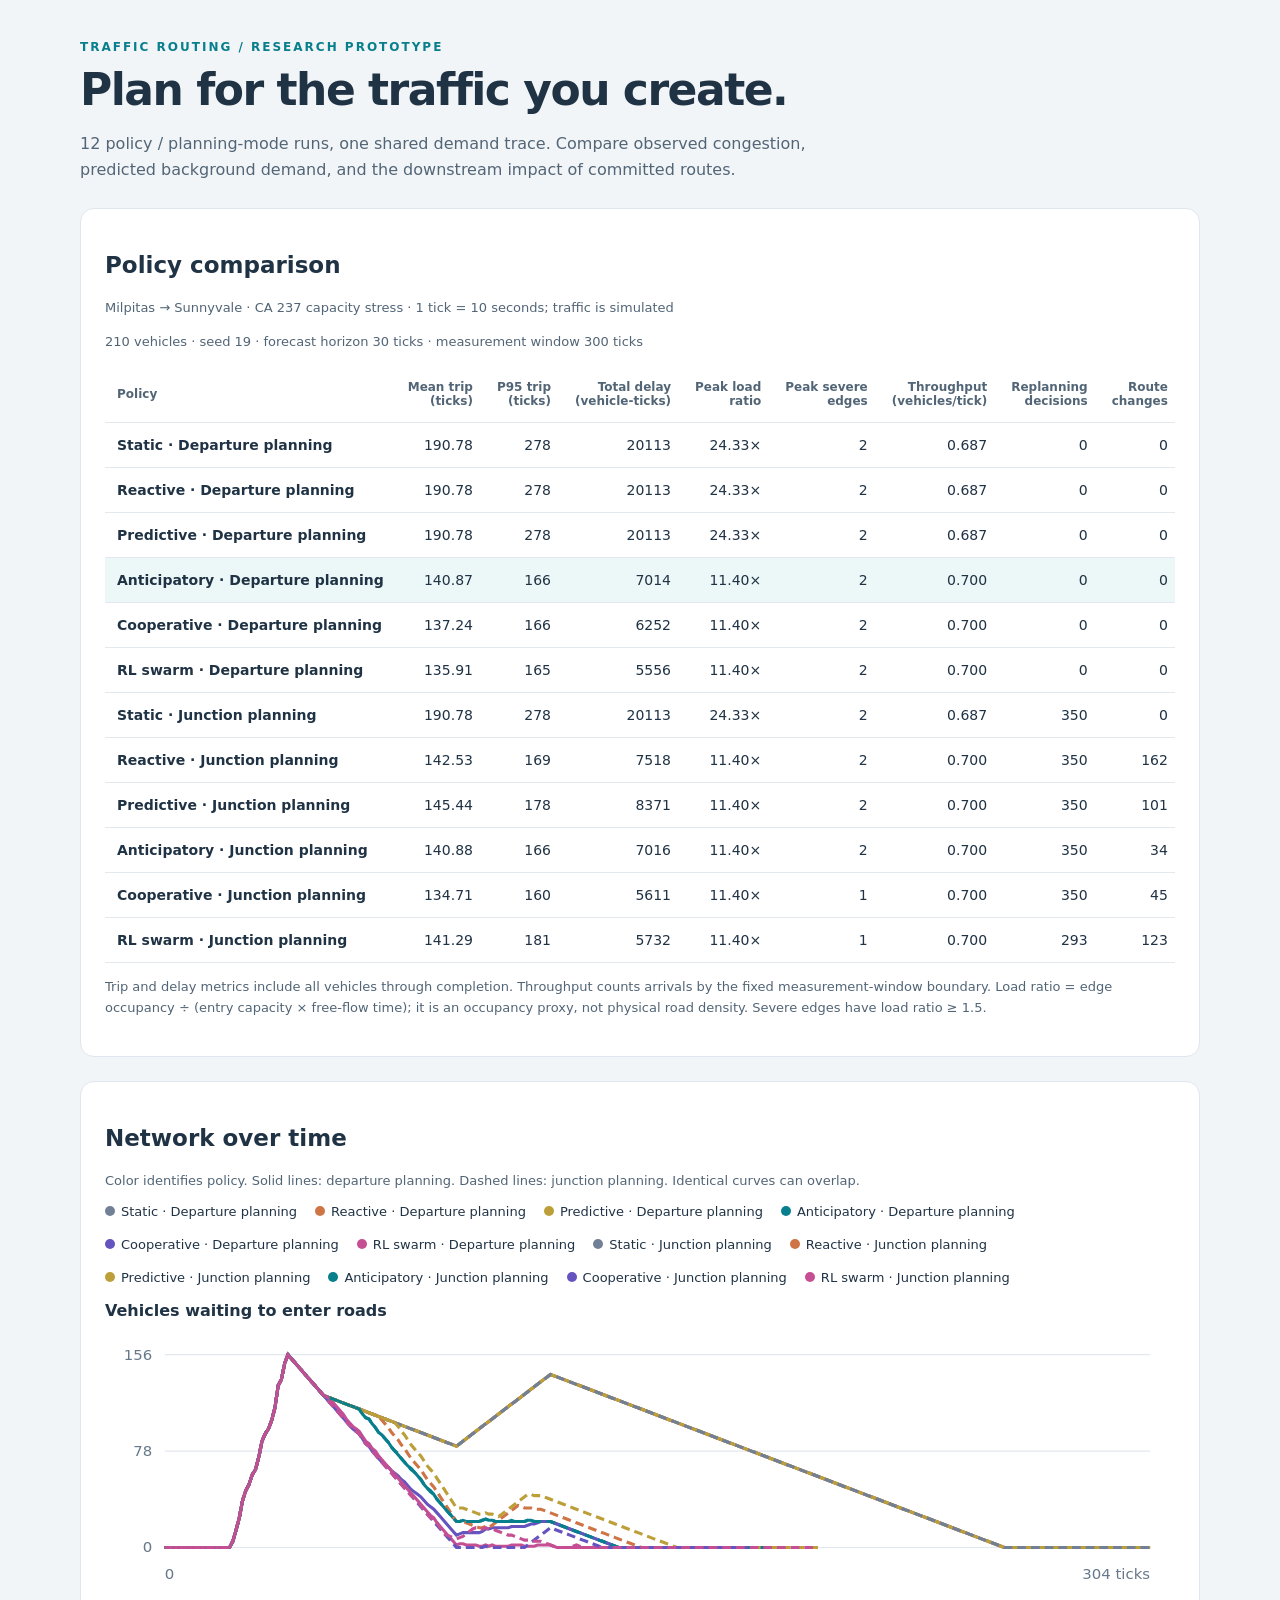
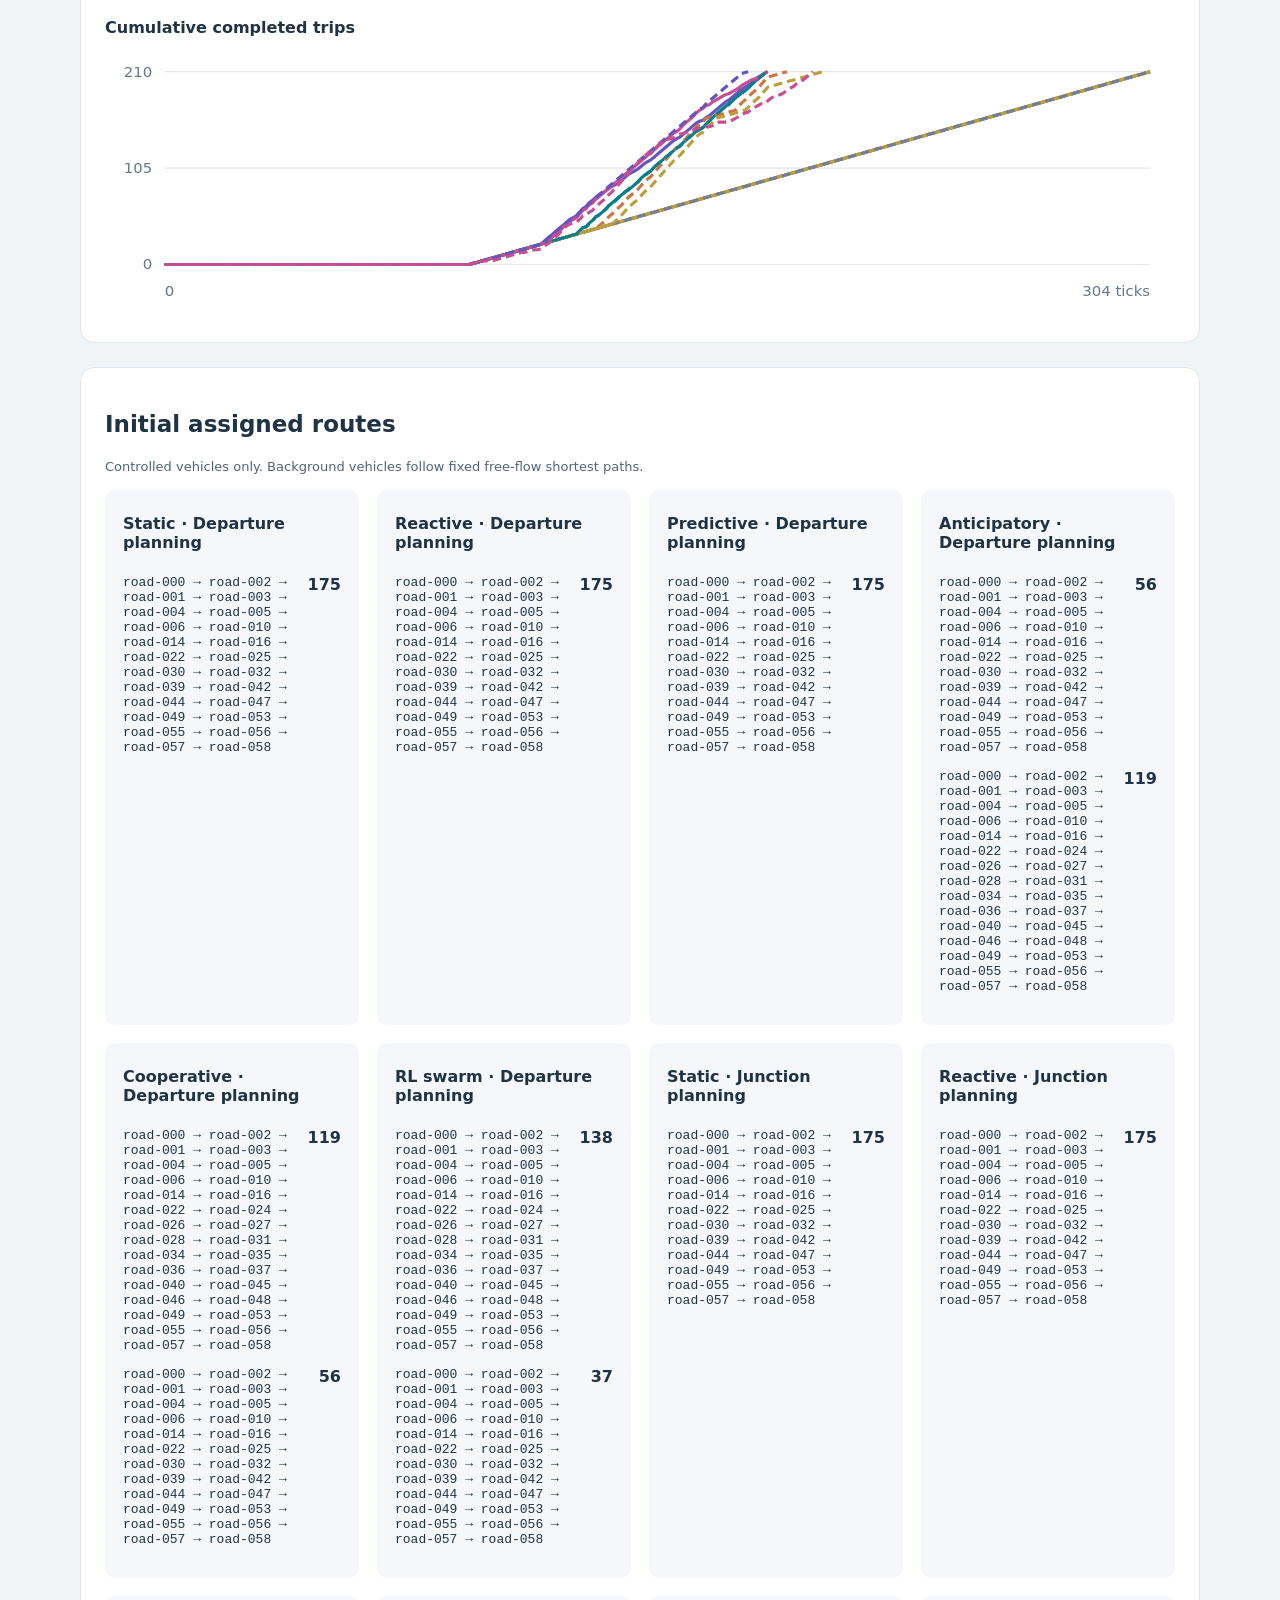
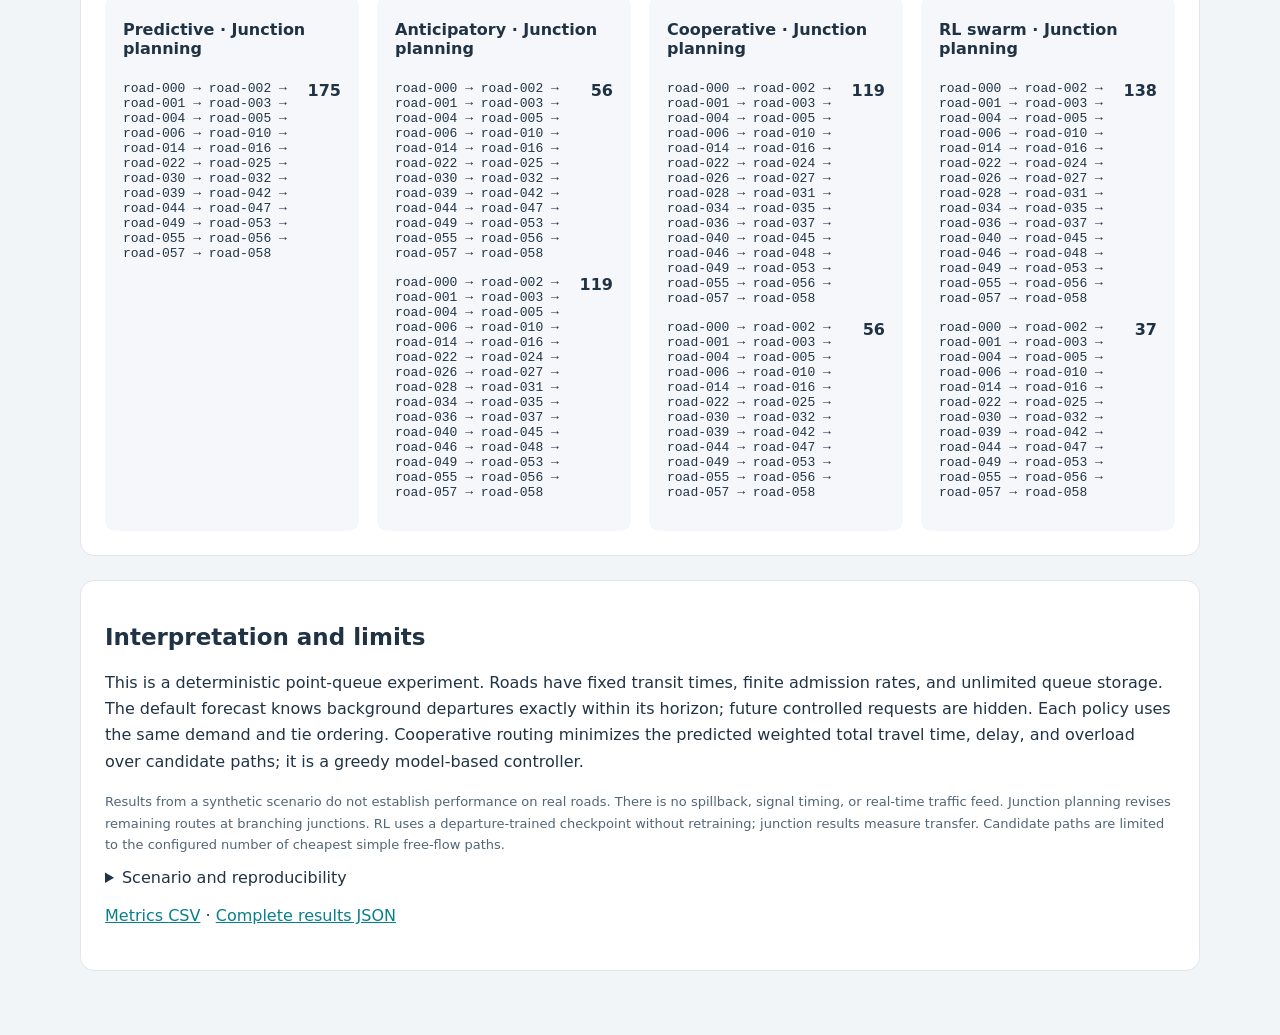
<file: map_demo/reports/restriction/report.html>
<!doctype html>
<html lang="en"><head><meta charset="utf-8"><meta name="viewport" content="width=device-width, initial-scale=1">
<title>Anticipatory traffic routing — experiment report</title><style>
:root{color-scheme:light;font-family:system-ui,sans-serif;color:#203345;background:#f2f5f8}
body{max-width:1120px;margin:0 auto;padding:40px 24px}h1{font-size:clamp(28px,5vw,44px);letter-spacing:-1.5px;margin:10px 0}h2{font-size:23px}h3{font-size:16px}
.eyebrow{color:#087f8c;letter-spacing:2px;font-size:12px;font-weight:800}p{line-height:1.65}.lead{max-width:780px;color:#526576}section{background:white;padding:24px;border:1px solid #e0e6ed;border-radius:14px;margin:24px 0}
.scroll{overflow-x:auto}table{width:100%;border-collapse:collapse;font-size:14px;white-space:nowrap}th,td{text-align:right;padding:14px 12px;border-bottom:1px solid #e3e8ef}th:first-child{text-align:left}thead th{font-size:12px;color:#526576}tbody tr:nth-child(4){background:#ecf8f7}
.legend{display:flex;flex-wrap:wrap;gap:18px;font-size:13px}.legend i{display:inline-block;width:10px;height:10px;border-radius:50%;margin-right:6px}svg{width:100%;height:auto}svg text{font:12px system-ui;fill:#66788a}
.routes{display:grid;grid-template-columns:repeat(auto-fit,minmax(240px,1fr));gap:18px}article{background:#f5f7fa;border-radius:10px;padding:8px 18px}ul{padding:0;list-style:none}li{display:flex;justify-content:space-between;gap:16px;padding:7px 0}pre{overflow:auto;font-size:12px}.note{font-size:13px;color:#526576}a{color:#087f8c}
</style></head><body><header><div class="eyebrow">TRAFFIC ROUTING / RESEARCH PROTOTYPE</div><h1>Plan for the traffic you create.</h1>
<p class="lead">12 policy / planning-mode runs, one shared demand trace. Compare observed congestion, predicted background demand, and the downstream impact of committed routes.</p></header>
<section><h2>Policy comparison</h2><p class="note">Milpitas → Sunnyvale · CA 237 capacity stress · 1 tick = 10 seconds; traffic is simulated</p><p class="note">210 vehicles · seed 19 · forecast horizon 30 ticks · measurement window 300 ticks</p>
<div class="scroll"><table><thead><tr><th>Policy</th><th>Mean trip<br>(ticks)</th><th>P95 trip<br>(ticks)</th><th>Total delay<br>(vehicle-ticks)</th><th>Peak load<br>ratio</th><th>Peak severe<br>edges</th><th>Throughput<br>(vehicles/tick)</th><th>Replanning<br>decisions</th><th>Route<br>changes</th></tr></thead><tbody><tr><th>Static · Departure planning</th><td>190.78</td><td>278</td><td>20113</td><td>24.33×</td><td>2</td><td>0.687</td><td>0</td><td>0</td></tr><tr><th>Reactive · Departure planning</th><td>190.78</td><td>278</td><td>20113</td><td>24.33×</td><td>2</td><td>0.687</td><td>0</td><td>0</td></tr><tr><th>Predictive · Departure planning</th><td>190.78</td><td>278</td><td>20113</td><td>24.33×</td><td>2</td><td>0.687</td><td>0</td><td>0</td></tr><tr><th>Anticipatory · Departure planning</th><td>140.87</td><td>166</td><td>7014</td><td>11.40×</td><td>2</td><td>0.700</td><td>0</td><td>0</td></tr><tr><th>Cooperative · Departure planning</th><td>137.24</td><td>166</td><td>6252</td><td>11.40×</td><td>2</td><td>0.700</td><td>0</td><td>0</td></tr><tr><th>RL swarm · Departure planning</th><td>135.91</td><td>165</td><td>5556</td><td>11.40×</td><td>2</td><td>0.700</td><td>0</td><td>0</td></tr><tr><th>Static · Junction planning</th><td>190.78</td><td>278</td><td>20113</td><td>24.33×</td><td>2</td><td>0.687</td><td>350</td><td>0</td></tr><tr><th>Reactive · Junction planning</th><td>142.53</td><td>169</td><td>7518</td><td>11.40×</td><td>2</td><td>0.700</td><td>350</td><td>162</td></tr><tr><th>Predictive · Junction planning</th><td>145.44</td><td>178</td><td>8371</td><td>11.40×</td><td>2</td><td>0.700</td><td>350</td><td>101</td></tr><tr><th>Anticipatory · Junction planning</th><td>140.88</td><td>166</td><td>7016</td><td>11.40×</td><td>2</td><td>0.700</td><td>350</td><td>34</td></tr><tr><th>Cooperative · Junction planning</th><td>134.71</td><td>160</td><td>5611</td><td>11.40×</td><td>1</td><td>0.700</td><td>350</td><td>45</td></tr><tr><th>RL swarm · Junction planning</th><td>141.29</td><td>181</td><td>5732</td><td>11.40×</td><td>1</td><td>0.700</td><td>293</td><td>123</td></tr></tbody></table></div>
<p class="note">Trip and delay metrics include all vehicles through completion. Throughput counts arrivals by the fixed measurement-window boundary. Load ratio = edge occupancy ÷ (entry capacity × free-flow time); it is an occupancy proxy, not physical road density. Severe edges have load ratio ≥ 1.5.</p></section>
<section><h2>Network over time</h2><p class="note">Color identifies policy. Solid lines: departure planning. Dashed lines: junction planning. Identical curves can overlap.</p><div class="legend"><span><i style="background:#718096"></i>Static · Departure planning</span><span><i style="background:#ce7445"></i>Reactive · Departure planning</span><span><i style="background:#bc9f39"></i>Predictive · Departure planning</span><span><i style="background:#087f8c"></i>Anticipatory · Departure planning</span><span><i style="background:#6554c0"></i>Cooperative · Departure planning</span><span><i style="background:#c64e93"></i>RL swarm · Departure planning</span><span><i style="background:#718096"></i>Static · Junction planning</span><span><i style="background:#ce7445"></i>Reactive · Junction planning</span><span><i style="background:#bc9f39"></i>Predictive · Junction planning</span><span><i style="background:#087f8c"></i>Anticipatory · Junction planning</span><span><i style="background:#6554c0"></i>Cooperative · Junction planning</span><span><i style="background:#c64e93"></i>RL swarm · Junction planning</span></div><h3>Vehicles waiting to enter roads</h3><svg viewBox="0 0 860 210" role="img" aria-label="Vehicles waiting to enter roads"><path d="M48,170 H840" stroke="#e3e8ef"/><text x="38" y="174" text-anchor="end">0</text><path d="M48,92.5 H840" stroke="#e3e8ef"/><text x="38" y="96.5" text-anchor="end">78</text><path d="M48,15 H840" stroke="#e3e8ef"/><text x="38" y="19" text-anchor="end">156</text><polyline fill="none" stroke="#718096" stroke-width="2.5" points="48.00,170.00 50.61,170.00 53.21,170.00 55.82,170.00 58.42,170.00 61.03,170.00 63.63,170.00 66.24,170.00 68.84,170.00 71.45,170.00 74.05,170.00 76.66,170.00 79.26,170.00 81.87,170.00 84.47,170.00 87.08,170.00 89.68,170.00 92.29,170.00 94.89,170.00 97.50,170.00 100.11,170.00 102.71,165.03 105.32,156.09 107.92,146.15 110.53,132.24 113.13,124.29 115.74,119.33 118.34,111.38 120.95,107.40 123.55,97.47 126.16,84.55 128.76,78.59 131.37,74.62 133.97,67.66 136.58,57.72 139.18,39.84 141.79,34.87 144.39,21.96 147.00,15.00 149.61,17.98 152.21,20.96 154.82,23.94 157.42,26.92 160.03,29.90 162.63,32.88 165.24,35.87 167.84,38.85 170.45,41.83 173.05,44.81 175.66,47.79 178.26,48.78 180.87,49.78 183.47,50.77 186.08,51.76 188.68,52.76 191.29,53.75 193.89,54.74 196.50,55.74 199.11,56.73 201.71,57.72 204.32,58.72 206.92,59.71 209.53,60.71 212.13,61.70 214.74,62.69 217.34,63.69 219.95,64.68 222.55,65.67 225.16,66.67 227.76,67.66 230.37,68.65 232.97,69.65 235.58,70.64 238.18,71.63 240.79,72.63 243.39,73.62 246.00,74.62 248.61,75.61 251.21,76.60 253.82,77.60 256.42,78.59 259.03,79.58 261.63,80.58 264.24,81.57 266.84,82.56 269.45,83.56 272.05,84.55 274.66,85.54 277.26,86.54 279.87,87.53 282.47,88.53 285.08,86.54 287.68,84.55 290.29,82.56 292.89,80.58 295.50,78.59 298.11,76.60 300.71,74.62 303.32,72.63 305.92,70.64 308.53,68.65 311.13,66.67 313.74,64.68 316.34,62.69 318.95,60.71 321.55,58.72 324.16,56.73 326.76,54.74 329.37,52.76 331.97,50.77 334.58,48.78 337.18,46.79 339.79,44.81 342.39,42.82 345.00,40.83 347.61,38.85 350.21,36.86 352.82,34.87 355.42,32.88 358.03,30.90 360.63,31.89 363.24,32.88 365.84,33.88 368.45,34.87 371.05,35.87 373.66,36.86 376.26,37.85 378.87,38.85 381.47,39.84 384.08,40.83 386.68,41.83 389.29,42.82 391.89,43.81 394.50,44.81 397.11,45.80 399.71,46.79 402.32,47.79 404.92,48.78 407.53,49.78 410.13,50.77 412.74,51.76 415.34,52.76 417.95,53.75 420.55,54.74 423.16,55.74 425.76,56.73 428.37,57.72 430.97,58.72 433.58,59.71 436.18,60.71 438.79,61.70 441.39,62.69 444.00,63.69 446.61,64.68 449.21,65.67 451.82,66.67 454.42,67.66 457.03,68.65 459.63,69.65 462.24,70.64 464.84,71.63 467.45,72.63 470.05,73.62 472.66,74.62 475.26,75.61 477.87,76.60 480.47,77.60 483.08,78.59 485.68,79.58 488.29,80.58 490.89,81.57 493.50,82.56 496.11,83.56 498.71,84.55 501.32,85.54 503.92,86.54 506.53,87.53 509.13,88.53 511.74,89.52 514.34,90.51 516.95,91.51 519.55,92.50 522.16,93.49 524.76,94.49 527.37,95.48 529.97,96.47 532.58,97.47 535.18,98.46 537.79,99.46 540.39,100.45 543.00,101.44 545.61,102.44 548.21,103.43 550.82,104.42 553.42,105.42 556.03,106.41 558.63,107.40 561.24,108.40 563.84,109.39 566.45,110.38 569.05,111.38 571.66,112.37 574.26,113.37 576.87,114.36 579.47,115.35 582.08,116.35 584.68,117.34 587.29,118.33 589.89,119.33 592.50,120.32 595.11,121.31 597.71,122.31 600.32,123.30 602.92,124.29 605.53,125.29 608.13,126.28 610.74,127.28 613.34,128.27 615.95,129.26 618.55,130.26 621.16,131.25 623.76,132.24 626.37,133.24 628.97,134.23 631.58,135.22 634.18,136.22 636.79,137.21 639.39,138.21 642.00,139.20 644.61,140.19 647.21,141.19 649.82,142.18 652.42,143.17 655.03,144.17 657.63,145.16 660.24,146.15 662.84,147.15 665.45,148.14 668.05,149.13 670.66,150.13 673.26,151.12 675.87,152.12 678.47,153.11 681.08,154.10 683.68,155.10 686.29,156.09 688.89,157.08 691.50,158.08 694.11,159.07 696.71,160.06 699.32,161.06 701.92,162.05 704.53,163.04 707.13,164.04 709.74,165.03 712.34,166.03 714.95,167.02 717.55,168.01 720.16,169.01 722.76,170.00 725.37,170.00 727.97,170.00 730.58,170.00 733.18,170.00 735.79,170.00 738.39,170.00 741.00,170.00 743.61,170.00 746.21,170.00 748.82,170.00 751.42,170.00 754.03,170.00 756.63,170.00 759.24,170.00 761.84,170.00 764.45,170.00 767.05,170.00 769.66,170.00 772.26,170.00 774.87,170.00 777.47,170.00 780.08,170.00 782.68,170.00 785.29,170.00 787.89,170.00 790.50,170.00 793.11,170.00 795.71,170.00 798.32,170.00 800.92,170.00 803.53,170.00 806.13,170.00 808.74,170.00 811.34,170.00 813.95,170.00 816.55,170.00 819.16,170.00 821.76,170.00 824.37,170.00 826.97,170.00 829.58,170.00 832.18,170.00 834.79,170.00 837.39,170.00 840.00,170.00"><title>Static · Departure planning</title></polyline><polyline fill="none" stroke="#ce7445" stroke-width="2.5" points="48.00,170.00 50.61,170.00 53.21,170.00 55.82,170.00 58.42,170.00 61.03,170.00 63.63,170.00 66.24,170.00 68.84,170.00 71.45,170.00 74.05,170.00 76.66,170.00 79.26,170.00 81.87,170.00 84.47,170.00 87.08,170.00 89.68,170.00 92.29,170.00 94.89,170.00 97.50,170.00 100.11,170.00 102.71,165.03 105.32,156.09 107.92,146.15 110.53,132.24 113.13,124.29 115.74,119.33 118.34,111.38 120.95,107.40 123.55,97.47 126.16,84.55 128.76,78.59 131.37,74.62 133.97,67.66 136.58,57.72 139.18,39.84 141.79,34.87 144.39,21.96 147.00,15.00 149.61,17.98 152.21,20.96 154.82,23.94 157.42,26.92 160.03,29.90 162.63,32.88 165.24,35.87 167.84,38.85 170.45,41.83 173.05,44.81 175.66,47.79 178.26,48.78 180.87,49.78 183.47,50.77 186.08,51.76 188.68,52.76 191.29,53.75 193.89,54.74 196.50,55.74 199.11,56.73 201.71,57.72 204.32,58.72 206.92,59.71 209.53,60.71 212.13,61.70 214.74,62.69 217.34,63.69 219.95,64.68 222.55,65.67 225.16,66.67 227.76,67.66 230.37,68.65 232.97,69.65 235.58,70.64 238.18,71.63 240.79,72.63 243.39,73.62 246.00,74.62 248.61,75.61 251.21,76.60 253.82,77.60 256.42,78.59 259.03,79.58 261.63,80.58 264.24,81.57 266.84,82.56 269.45,83.56 272.05,84.55 274.66,85.54 277.26,86.54 279.87,87.53 282.47,88.53 285.08,86.54 287.68,84.55 290.29,82.56 292.89,80.58 295.50,78.59 298.11,76.60 300.71,74.62 303.32,72.63 305.92,70.64 308.53,68.65 311.13,66.67 313.74,64.68 316.34,62.69 318.95,60.71 321.55,58.72 324.16,56.73 326.76,54.74 329.37,52.76 331.97,50.77 334.58,48.78 337.18,46.79 339.79,44.81 342.39,42.82 345.00,40.83 347.61,38.85 350.21,36.86 352.82,34.87 355.42,32.88 358.03,30.90 360.63,31.89 363.24,32.88 365.84,33.88 368.45,34.87 371.05,35.87 373.66,36.86 376.26,37.85 378.87,38.85 381.47,39.84 384.08,40.83 386.68,41.83 389.29,42.82 391.89,43.81 394.50,44.81 397.11,45.80 399.71,46.79 402.32,47.79 404.92,48.78 407.53,49.78 410.13,50.77 412.74,51.76 415.34,52.76 417.95,53.75 420.55,54.74 423.16,55.74 425.76,56.73 428.37,57.72 430.97,58.72 433.58,59.71 436.18,60.71 438.79,61.70 441.39,62.69 444.00,63.69 446.61,64.68 449.21,65.67 451.82,66.67 454.42,67.66 457.03,68.65 459.63,69.65 462.24,70.64 464.84,71.63 467.45,72.63 470.05,73.62 472.66,74.62 475.26,75.61 477.87,76.60 480.47,77.60 483.08,78.59 485.68,79.58 488.29,80.58 490.89,81.57 493.50,82.56 496.11,83.56 498.71,84.55 501.32,85.54 503.92,86.54 506.53,87.53 509.13,88.53 511.74,89.52 514.34,90.51 516.95,91.51 519.55,92.50 522.16,93.49 524.76,94.49 527.37,95.48 529.97,96.47 532.58,97.47 535.18,98.46 537.79,99.46 540.39,100.45 543.00,101.44 545.61,102.44 548.21,103.43 550.82,104.42 553.42,105.42 556.03,106.41 558.63,107.40 561.24,108.40 563.84,109.39 566.45,110.38 569.05,111.38 571.66,112.37 574.26,113.37 576.87,114.36 579.47,115.35 582.08,116.35 584.68,117.34 587.29,118.33 589.89,119.33 592.50,120.32 595.11,121.31 597.71,122.31 600.32,123.30 602.92,124.29 605.53,125.29 608.13,126.28 610.74,127.28 613.34,128.27 615.95,129.26 618.55,130.26 621.16,131.25 623.76,132.24 626.37,133.24 628.97,134.23 631.58,135.22 634.18,136.22 636.79,137.21 639.39,138.21 642.00,139.20 644.61,140.19 647.21,141.19 649.82,142.18 652.42,143.17 655.03,144.17 657.63,145.16 660.24,146.15 662.84,147.15 665.45,148.14 668.05,149.13 670.66,150.13 673.26,151.12 675.87,152.12 678.47,153.11 681.08,154.10 683.68,155.10 686.29,156.09 688.89,157.08 691.50,158.08 694.11,159.07 696.71,160.06 699.32,161.06 701.92,162.05 704.53,163.04 707.13,164.04 709.74,165.03 712.34,166.03 714.95,167.02 717.55,168.01 720.16,169.01 722.76,170.00 725.37,170.00 727.97,170.00 730.58,170.00 733.18,170.00 735.79,170.00 738.39,170.00 741.00,170.00 743.61,170.00 746.21,170.00 748.82,170.00 751.42,170.00 754.03,170.00 756.63,170.00 759.24,170.00 761.84,170.00 764.45,170.00 767.05,170.00 769.66,170.00 772.26,170.00 774.87,170.00 777.47,170.00 780.08,170.00 782.68,170.00 785.29,170.00 787.89,170.00 790.50,170.00 793.11,170.00 795.71,170.00 798.32,170.00 800.92,170.00 803.53,170.00 806.13,170.00 808.74,170.00 811.34,170.00 813.95,170.00 816.55,170.00 819.16,170.00 821.76,170.00 824.37,170.00 826.97,170.00 829.58,170.00 832.18,170.00 834.79,170.00 837.39,170.00 840.00,170.00"><title>Reactive · Departure planning</title></polyline><polyline fill="none" stroke="#bc9f39" stroke-width="2.5" points="48.00,170.00 50.61,170.00 53.21,170.00 55.82,170.00 58.42,170.00 61.03,170.00 63.63,170.00 66.24,170.00 68.84,170.00 71.45,170.00 74.05,170.00 76.66,170.00 79.26,170.00 81.87,170.00 84.47,170.00 87.08,170.00 89.68,170.00 92.29,170.00 94.89,170.00 97.50,170.00 100.11,170.00 102.71,165.03 105.32,156.09 107.92,146.15 110.53,132.24 113.13,124.29 115.74,119.33 118.34,111.38 120.95,107.40 123.55,97.47 126.16,84.55 128.76,78.59 131.37,74.62 133.97,67.66 136.58,57.72 139.18,39.84 141.79,34.87 144.39,21.96 147.00,15.00 149.61,17.98 152.21,20.96 154.82,23.94 157.42,26.92 160.03,29.90 162.63,32.88 165.24,35.87 167.84,38.85 170.45,41.83 173.05,44.81 175.66,47.79 178.26,48.78 180.87,49.78 183.47,50.77 186.08,51.76 188.68,52.76 191.29,53.75 193.89,54.74 196.50,55.74 199.11,56.73 201.71,57.72 204.32,58.72 206.92,59.71 209.53,60.71 212.13,61.70 214.74,62.69 217.34,63.69 219.95,64.68 222.55,65.67 225.16,66.67 227.76,67.66 230.37,68.65 232.97,69.65 235.58,70.64 238.18,71.63 240.79,72.63 243.39,73.62 246.00,74.62 248.61,75.61 251.21,76.60 253.82,77.60 256.42,78.59 259.03,79.58 261.63,80.58 264.24,81.57 266.84,82.56 269.45,83.56 272.05,84.55 274.66,85.54 277.26,86.54 279.87,87.53 282.47,88.53 285.08,86.54 287.68,84.55 290.29,82.56 292.89,80.58 295.50,78.59 298.11,76.60 300.71,74.62 303.32,72.63 305.92,70.64 308.53,68.65 311.13,66.67 313.74,64.68 316.34,62.69 318.95,60.71 321.55,58.72 324.16,56.73 326.76,54.74 329.37,52.76 331.97,50.77 334.58,48.78 337.18,46.79 339.79,44.81 342.39,42.82 345.00,40.83 347.61,38.85 350.21,36.86 352.82,34.87 355.42,32.88 358.03,30.90 360.63,31.89 363.24,32.88 365.84,33.88 368.45,34.87 371.05,35.87 373.66,36.86 376.26,37.85 378.87,38.85 381.47,39.84 384.08,40.83 386.68,41.83 389.29,42.82 391.89,43.81 394.50,44.81 397.11,45.80 399.71,46.79 402.32,47.79 404.92,48.78 407.53,49.78 410.13,50.77 412.74,51.76 415.34,52.76 417.95,53.75 420.55,54.74 423.16,55.74 425.76,56.73 428.37,57.72 430.97,58.72 433.58,59.71 436.18,60.71 438.79,61.70 441.39,62.69 444.00,63.69 446.61,64.68 449.21,65.67 451.82,66.67 454.42,67.66 457.03,68.65 459.63,69.65 462.24,70.64 464.84,71.63 467.45,72.63 470.05,73.62 472.66,74.62 475.26,75.61 477.87,76.60 480.47,77.60 483.08,78.59 485.68,79.58 488.29,80.58 490.89,81.57 493.50,82.56 496.11,83.56 498.71,84.55 501.32,85.54 503.92,86.54 506.53,87.53 509.13,88.53 511.74,89.52 514.34,90.51 516.95,91.51 519.55,92.50 522.16,93.49 524.76,94.49 527.37,95.48 529.97,96.47 532.58,97.47 535.18,98.46 537.79,99.46 540.39,100.45 543.00,101.44 545.61,102.44 548.21,103.43 550.82,104.42 553.42,105.42 556.03,106.41 558.63,107.40 561.24,108.40 563.84,109.39 566.45,110.38 569.05,111.38 571.66,112.37 574.26,113.37 576.87,114.36 579.47,115.35 582.08,116.35 584.68,117.34 587.29,118.33 589.89,119.33 592.50,120.32 595.11,121.31 597.71,122.31 600.32,123.30 602.92,124.29 605.53,125.29 608.13,126.28 610.74,127.28 613.34,128.27 615.95,129.26 618.55,130.26 621.16,131.25 623.76,132.24 626.37,133.24 628.97,134.23 631.58,135.22 634.18,136.22 636.79,137.21 639.39,138.21 642.00,139.20 644.61,140.19 647.21,141.19 649.82,142.18 652.42,143.17 655.03,144.17 657.63,145.16 660.24,146.15 662.84,147.15 665.45,148.14 668.05,149.13 670.66,150.13 673.26,151.12 675.87,152.12 678.47,153.11 681.08,154.10 683.68,155.10 686.29,156.09 688.89,157.08 691.50,158.08 694.11,159.07 696.71,160.06 699.32,161.06 701.92,162.05 704.53,163.04 707.13,164.04 709.74,165.03 712.34,166.03 714.95,167.02 717.55,168.01 720.16,169.01 722.76,170.00 725.37,170.00 727.97,170.00 730.58,170.00 733.18,170.00 735.79,170.00 738.39,170.00 741.00,170.00 743.61,170.00 746.21,170.00 748.82,170.00 751.42,170.00 754.03,170.00 756.63,170.00 759.24,170.00 761.84,170.00 764.45,170.00 767.05,170.00 769.66,170.00 772.26,170.00 774.87,170.00 777.47,170.00 780.08,170.00 782.68,170.00 785.29,170.00 787.89,170.00 790.50,170.00 793.11,170.00 795.71,170.00 798.32,170.00 800.92,170.00 803.53,170.00 806.13,170.00 808.74,170.00 811.34,170.00 813.95,170.00 816.55,170.00 819.16,170.00 821.76,170.00 824.37,170.00 826.97,170.00 829.58,170.00 832.18,170.00 834.79,170.00 837.39,170.00 840.00,170.00"><title>Predictive · Departure planning</title></polyline><polyline fill="none" stroke="#087f8c" stroke-width="2.5" points="48.00,170.00 50.61,170.00 53.21,170.00 55.82,170.00 58.42,170.00 61.03,170.00 63.63,170.00 66.24,170.00 68.84,170.00 71.45,170.00 74.05,170.00 76.66,170.00 79.26,170.00 81.87,170.00 84.47,170.00 87.08,170.00 89.68,170.00 92.29,170.00 94.89,170.00 97.50,170.00 100.11,170.00 102.71,165.03 105.32,156.09 107.92,146.15 110.53,132.24 113.13,124.29 115.74,119.33 118.34,111.38 120.95,107.40 123.55,97.47 126.16,84.55 128.76,78.59 131.37,74.62 133.97,67.66 136.58,57.72 139.18,39.84 141.79,34.87 144.39,21.96 147.00,15.00 149.61,17.98 152.21,20.96 154.82,23.94 157.42,26.92 160.03,29.90 162.63,32.88 165.24,35.87 167.84,38.85 170.45,41.83 173.05,44.81 175.66,47.79 178.26,48.78 180.87,49.78 183.47,50.77 186.08,51.76 188.68,52.76 191.29,53.75 193.89,54.74 196.50,55.74 199.11,56.73 201.71,57.72 204.32,58.72 206.92,62.69 209.53,65.67 212.13,66.67 214.74,70.64 217.34,73.62 219.95,77.60 222.55,79.58 225.16,82.56 227.76,85.54 230.37,89.52 232.97,92.50 235.58,95.48 238.18,98.46 240.79,101.44 243.39,104.42 246.00,106.41 248.61,109.39 251.21,112.37 253.82,115.35 256.42,119.33 259.03,122.31 261.63,125.29 264.24,127.28 266.84,131.25 269.45,134.23 272.05,137.21 274.66,140.19 277.26,143.17 279.87,146.15 282.47,149.13 285.08,149.13 287.68,148.14 290.29,149.13 292.89,149.13 295.50,149.13 298.11,149.13 300.71,149.13 303.32,148.14 305.92,147.15 308.53,148.14 311.13,148.14 313.74,149.13 316.34,149.13 318.95,149.13 321.55,149.13 324.16,149.13 326.76,149.13 329.37,149.13 331.97,149.13 334.58,149.13 337.18,149.13 339.79,148.14 342.39,148.14 345.00,149.13 347.61,149.13 350.21,149.13 352.82,149.13 355.42,149.13 358.03,149.13 360.63,150.13 363.24,151.12 365.84,152.12 368.45,153.11 371.05,154.10 373.66,155.10 376.26,156.09 378.87,157.08 381.47,158.08 384.08,159.07 386.68,160.06 389.29,161.06 391.89,162.05 394.50,163.04 397.11,164.04 399.71,165.03 402.32,166.03 404.92,167.02 407.53,168.01 410.13,169.01 412.74,170.00 415.34,170.00 417.95,170.00 420.55,170.00 423.16,170.00 425.76,170.00 428.37,170.00 430.97,170.00 433.58,170.00 436.18,170.00 438.79,170.00 441.39,170.00 444.00,170.00 446.61,170.00 449.21,170.00 451.82,170.00 454.42,170.00 457.03,170.00 459.63,170.00 462.24,170.00 464.84,170.00 467.45,170.00 470.05,170.00 472.66,170.00 475.26,170.00 477.87,170.00 480.47,170.00 483.08,170.00 485.68,170.00 488.29,170.00 490.89,170.00 493.50,170.00 496.11,170.00 498.71,170.00 501.32,170.00 503.92,170.00 506.53,170.00 509.13,170.00 511.74,170.00 514.34,170.00 516.95,170.00 519.55,170.00 522.16,170.00 524.76,170.00 527.37,170.00 529.97,170.00 532.58,170.00"><title>Anticipatory · Departure planning</title></polyline><polyline fill="none" stroke="#6554c0" stroke-width="2.5" points="48.00,170.00 50.61,170.00 53.21,170.00 55.82,170.00 58.42,170.00 61.03,170.00 63.63,170.00 66.24,170.00 68.84,170.00 71.45,170.00 74.05,170.00 76.66,170.00 79.26,170.00 81.87,170.00 84.47,170.00 87.08,170.00 89.68,170.00 92.29,170.00 94.89,170.00 97.50,170.00 100.11,170.00 102.71,165.03 105.32,156.09 107.92,146.15 110.53,132.24 113.13,124.29 115.74,119.33 118.34,111.38 120.95,107.40 123.55,97.47 126.16,84.55 128.76,78.59 131.37,74.62 133.97,67.66 136.58,57.72 139.18,39.84 141.79,34.87 144.39,21.96 147.00,15.00 149.61,17.98 152.21,20.96 154.82,23.94 157.42,26.92 160.03,29.90 162.63,32.88 165.24,35.87 167.84,38.85 170.45,41.83 173.05,44.81 175.66,47.79 178.26,50.77 180.87,53.75 183.47,56.73 186.08,59.71 188.68,62.69 191.29,65.67 193.89,68.65 196.50,71.63 199.11,74.62 201.71,76.60 204.32,78.59 206.92,82.56 209.53,86.54 212.13,88.53 214.74,92.50 217.34,95.48 219.95,98.46 222.55,101.44 225.16,103.43 227.76,105.42 230.37,108.40 232.97,110.38 235.58,112.37 238.18,115.35 240.79,117.34 243.39,120.32 246.00,123.30 248.61,125.29 251.21,127.28 253.82,129.26 256.42,132.24 259.03,135.22 261.63,137.21 264.24,139.20 266.84,142.18 269.45,145.16 272.05,148.14 274.66,151.12 277.26,154.10 279.87,157.08 282.47,160.06 285.08,159.07 287.68,158.08 290.29,158.08 292.89,158.08 295.50,158.08 298.11,158.08 300.71,158.08 303.32,157.08 305.92,155.10 308.53,155.10 311.13,154.10 313.74,154.10 316.34,154.10 318.95,154.10 321.55,154.10 324.16,154.10 326.76,153.11 329.37,153.11 331.97,153.11 334.58,153.11 337.18,153.11 339.79,152.12 342.39,151.12 345.00,151.12 347.61,150.13 350.21,149.13 352.82,149.13 355.42,149.13 358.03,149.13 360.63,150.13 363.24,151.12 365.84,152.12 368.45,153.11 371.05,154.10 373.66,155.10 376.26,156.09 378.87,157.08 381.47,158.08 384.08,159.07 386.68,160.06 389.29,161.06 391.89,162.05 394.50,163.04 397.11,164.04 399.71,165.03 402.32,166.03 404.92,167.02 407.53,168.01 410.13,169.01 412.74,170.00 415.34,170.00 417.95,170.00 420.55,170.00 423.16,170.00 425.76,170.00 428.37,170.00 430.97,170.00 433.58,170.00 436.18,170.00 438.79,170.00 441.39,170.00 444.00,170.00 446.61,170.00 449.21,170.00 451.82,170.00 454.42,170.00 457.03,170.00 459.63,170.00 462.24,170.00 464.84,170.00 467.45,170.00 470.05,170.00 472.66,170.00 475.26,170.00 477.87,170.00 480.47,170.00 483.08,170.00 485.68,170.00 488.29,170.00 490.89,170.00 493.50,170.00 496.11,170.00 498.71,170.00 501.32,170.00 503.92,170.00 506.53,170.00 509.13,170.00 511.74,170.00 514.34,170.00 516.95,170.00 519.55,170.00 522.16,170.00 524.76,170.00 527.37,170.00 529.97,170.00 532.58,170.00"><title>Cooperative · Departure planning</title></polyline><polyline fill="none" stroke="#c64e93" stroke-width="2.5" points="48.00,170.00 50.61,170.00 53.21,170.00 55.82,170.00 58.42,170.00 61.03,170.00 63.63,170.00 66.24,170.00 68.84,170.00 71.45,170.00 74.05,170.00 76.66,170.00 79.26,170.00 81.87,170.00 84.47,170.00 87.08,170.00 89.68,170.00 92.29,170.00 94.89,170.00 97.50,170.00 100.11,170.00 102.71,165.03 105.32,156.09 107.92,146.15 110.53,132.24 113.13,124.29 115.74,119.33 118.34,111.38 120.95,107.40 123.55,97.47 126.16,84.55 128.76,78.59 131.37,74.62 133.97,67.66 136.58,57.72 139.18,39.84 141.79,34.87 144.39,21.96 147.00,15.00 149.61,17.98 152.21,20.96 154.82,23.94 157.42,26.92 160.03,29.90 162.63,32.88 165.24,35.87 167.84,38.85 170.45,41.83 173.05,44.81 175.66,47.79 178.26,48.78 180.87,50.77 183.47,53.75 186.08,56.73 188.68,59.71 191.29,62.69 193.89,66.67 196.50,69.65 199.11,72.63 201.71,74.62 204.32,76.60 206.92,80.58 209.53,84.55 212.13,86.54 214.74,90.51 217.34,92.50 219.95,96.47 222.55,99.46 225.16,102.44 227.76,105.42 230.37,108.40 232.97,111.38 235.58,114.36 238.18,117.34 240.79,120.32 243.39,123.30 246.00,126.28 248.61,129.26 251.21,132.24 253.82,135.22 256.42,138.21 259.03,141.19 261.63,144.17 264.24,146.15 266.84,150.13 269.45,153.11 272.05,156.09 274.66,159.07 277.26,162.05 279.87,165.03 282.47,168.01 285.08,167.02 287.68,167.02 290.29,168.01 292.89,168.01 295.50,168.01 298.11,168.01 300.71,169.01 303.32,169.01 305.92,168.01 308.53,169.01 311.13,168.01 313.74,169.01 316.34,169.01 318.95,169.01 321.55,169.01 324.16,169.01 326.76,168.01 329.37,168.01 331.97,168.01 334.58,168.01 337.18,169.01 339.79,169.01 342.39,169.01 345.00,169.01 347.61,168.01 350.21,168.01 352.82,168.01 355.42,168.01 358.03,168.01 360.63,169.01 363.24,170.00 365.84,170.00 368.45,170.00 371.05,170.00 373.66,170.00 376.26,170.00 378.87,170.00 381.47,170.00 384.08,170.00 386.68,170.00 389.29,170.00 391.89,170.00 394.50,170.00 397.11,170.00 399.71,170.00 402.32,170.00 404.92,170.00 407.53,170.00 410.13,170.00 412.74,170.00 415.34,170.00 417.95,170.00 420.55,170.00 423.16,170.00 425.76,170.00 428.37,170.00 430.97,170.00 433.58,170.00 436.18,170.00 438.79,170.00 441.39,170.00 444.00,170.00 446.61,170.00 449.21,170.00 451.82,170.00 454.42,170.00 457.03,170.00 459.63,170.00 462.24,170.00 464.84,170.00 467.45,170.00 470.05,170.00 472.66,170.00 475.26,170.00 477.87,170.00 480.47,170.00 483.08,170.00 485.68,170.00 488.29,170.00 490.89,170.00 493.50,170.00 496.11,170.00 498.71,170.00 501.32,170.00 503.92,170.00 506.53,170.00 509.13,170.00 511.74,170.00 514.34,170.00 516.95,170.00 519.55,170.00 522.16,170.00 524.76,170.00 527.37,170.00 529.97,170.00 532.58,170.00"><title>RL swarm · Departure planning</title></polyline><polyline fill="none" stroke="#718096" stroke-width="2.5" stroke-dasharray="7 4" points="48.00,170.00 50.61,170.00 53.21,170.00 55.82,170.00 58.42,170.00 61.03,170.00 63.63,170.00 66.24,170.00 68.84,170.00 71.45,170.00 74.05,170.00 76.66,170.00 79.26,170.00 81.87,170.00 84.47,170.00 87.08,170.00 89.68,170.00 92.29,170.00 94.89,170.00 97.50,170.00 100.11,170.00 102.71,165.03 105.32,156.09 107.92,146.15 110.53,132.24 113.13,124.29 115.74,119.33 118.34,111.38 120.95,107.40 123.55,97.47 126.16,84.55 128.76,78.59 131.37,74.62 133.97,67.66 136.58,57.72 139.18,39.84 141.79,34.87 144.39,21.96 147.00,15.00 149.61,17.98 152.21,20.96 154.82,23.94 157.42,26.92 160.03,29.90 162.63,32.88 165.24,35.87 167.84,38.85 170.45,41.83 173.05,44.81 175.66,47.79 178.26,48.78 180.87,49.78 183.47,50.77 186.08,51.76 188.68,52.76 191.29,53.75 193.89,54.74 196.50,55.74 199.11,56.73 201.71,57.72 204.32,58.72 206.92,59.71 209.53,60.71 212.13,61.70 214.74,62.69 217.34,63.69 219.95,64.68 222.55,65.67 225.16,66.67 227.76,67.66 230.37,68.65 232.97,69.65 235.58,70.64 238.18,71.63 240.79,72.63 243.39,73.62 246.00,74.62 248.61,75.61 251.21,76.60 253.82,77.60 256.42,78.59 259.03,79.58 261.63,80.58 264.24,81.57 266.84,82.56 269.45,83.56 272.05,84.55 274.66,85.54 277.26,86.54 279.87,87.53 282.47,88.53 285.08,86.54 287.68,84.55 290.29,82.56 292.89,80.58 295.50,78.59 298.11,76.60 300.71,74.62 303.32,72.63 305.92,70.64 308.53,68.65 311.13,66.67 313.74,64.68 316.34,62.69 318.95,60.71 321.55,58.72 324.16,56.73 326.76,54.74 329.37,52.76 331.97,50.77 334.58,48.78 337.18,46.79 339.79,44.81 342.39,42.82 345.00,40.83 347.61,38.85 350.21,36.86 352.82,34.87 355.42,32.88 358.03,30.90 360.63,31.89 363.24,32.88 365.84,33.88 368.45,34.87 371.05,35.87 373.66,36.86 376.26,37.85 378.87,38.85 381.47,39.84 384.08,40.83 386.68,41.83 389.29,42.82 391.89,43.81 394.50,44.81 397.11,45.80 399.71,46.79 402.32,47.79 404.92,48.78 407.53,49.78 410.13,50.77 412.74,51.76 415.34,52.76 417.95,53.75 420.55,54.74 423.16,55.74 425.76,56.73 428.37,57.72 430.97,58.72 433.58,59.71 436.18,60.71 438.79,61.70 441.39,62.69 444.00,63.69 446.61,64.68 449.21,65.67 451.82,66.67 454.42,67.66 457.03,68.65 459.63,69.65 462.24,70.64 464.84,71.63 467.45,72.63 470.05,73.62 472.66,74.62 475.26,75.61 477.87,76.60 480.47,77.60 483.08,78.59 485.68,79.58 488.29,80.58 490.89,81.57 493.50,82.56 496.11,83.56 498.71,84.55 501.32,85.54 503.92,86.54 506.53,87.53 509.13,88.53 511.74,89.52 514.34,90.51 516.95,91.51 519.55,92.50 522.16,93.49 524.76,94.49 527.37,95.48 529.97,96.47 532.58,97.47 535.18,98.46 537.79,99.46 540.39,100.45 543.00,101.44 545.61,102.44 548.21,103.43 550.82,104.42 553.42,105.42 556.03,106.41 558.63,107.40 561.24,108.40 563.84,109.39 566.45,110.38 569.05,111.38 571.66,112.37 574.26,113.37 576.87,114.36 579.47,115.35 582.08,116.35 584.68,117.34 587.29,118.33 589.89,119.33 592.50,120.32 595.11,121.31 597.71,122.31 600.32,123.30 602.92,124.29 605.53,125.29 608.13,126.28 610.74,127.28 613.34,128.27 615.95,129.26 618.55,130.26 621.16,131.25 623.76,132.24 626.37,133.24 628.97,134.23 631.58,135.22 634.18,136.22 636.79,137.21 639.39,138.21 642.00,139.20 644.61,140.19 647.21,141.19 649.82,142.18 652.42,143.17 655.03,144.17 657.63,145.16 660.24,146.15 662.84,147.15 665.45,148.14 668.05,149.13 670.66,150.13 673.26,151.12 675.87,152.12 678.47,153.11 681.08,154.10 683.68,155.10 686.29,156.09 688.89,157.08 691.50,158.08 694.11,159.07 696.71,160.06 699.32,161.06 701.92,162.05 704.53,163.04 707.13,164.04 709.74,165.03 712.34,166.03 714.95,167.02 717.55,168.01 720.16,169.01 722.76,170.00 725.37,170.00 727.97,170.00 730.58,170.00 733.18,170.00 735.79,170.00 738.39,170.00 741.00,170.00 743.61,170.00 746.21,170.00 748.82,170.00 751.42,170.00 754.03,170.00 756.63,170.00 759.24,170.00 761.84,170.00 764.45,170.00 767.05,170.00 769.66,170.00 772.26,170.00 774.87,170.00 777.47,170.00 780.08,170.00 782.68,170.00 785.29,170.00 787.89,170.00 790.50,170.00 793.11,170.00 795.71,170.00 798.32,170.00 800.92,170.00 803.53,170.00 806.13,170.00 808.74,170.00 811.34,170.00 813.95,170.00 816.55,170.00 819.16,170.00 821.76,170.00 824.37,170.00 826.97,170.00 829.58,170.00 832.18,170.00 834.79,170.00 837.39,170.00 840.00,170.00"><title>Static · Junction planning</title></polyline><polyline fill="none" stroke="#ce7445" stroke-width="2.5" stroke-dasharray="7 4" points="48.00,170.00 50.61,170.00 53.21,170.00 55.82,170.00 58.42,170.00 61.03,170.00 63.63,170.00 66.24,170.00 68.84,170.00 71.45,170.00 74.05,170.00 76.66,170.00 79.26,170.00 81.87,170.00 84.47,170.00 87.08,170.00 89.68,170.00 92.29,170.00 94.89,170.00 97.50,170.00 100.11,170.00 102.71,165.03 105.32,156.09 107.92,146.15 110.53,132.24 113.13,124.29 115.74,119.33 118.34,111.38 120.95,107.40 123.55,97.47 126.16,84.55 128.76,78.59 131.37,74.62 133.97,67.66 136.58,57.72 139.18,39.84 141.79,34.87 144.39,21.96 147.00,15.00 149.61,17.98 152.21,20.96 154.82,23.94 157.42,26.92 160.03,29.90 162.63,32.88 165.24,35.87 167.84,38.85 170.45,41.83 173.05,44.81 175.66,47.79 178.26,48.78 180.87,49.78 183.47,50.77 186.08,51.76 188.68,52.76 191.29,53.75 193.89,54.74 196.50,55.74 199.11,56.73 201.71,57.72 204.32,58.72 206.92,59.71 209.53,60.71 212.13,61.70 214.74,62.69 217.34,63.69 219.95,64.68 222.55,67.66 225.16,70.64 227.76,73.62 230.37,77.60 232.97,80.58 235.58,83.56 238.18,87.53 240.79,90.51 243.39,94.49 246.00,98.46 248.61,101.44 251.21,104.42 253.82,107.40 256.42,111.38 259.03,115.35 261.63,118.33 264.24,121.31 266.84,125.29 269.45,129.26 272.05,133.24 274.66,137.21 277.26,141.19 279.87,145.16 282.47,149.13 285.08,149.13 287.68,149.13 290.29,150.13 292.89,151.12 295.50,152.12 298.11,153.11 300.71,154.10 303.32,154.10 305.92,153.11 308.53,154.10 311.13,152.12 313.74,150.13 316.34,148.14 318.95,146.15 321.55,144.17 324.16,142.18 326.76,140.19 329.37,138.21 331.97,136.22 334.58,137.21 337.18,138.21 339.79,138.21 342.39,138.21 345.00,139.20 347.61,139.20 350.21,139.20 352.82,140.19 355.42,141.19 358.03,142.18 360.63,143.17 363.24,144.17 365.84,145.16 368.45,146.15 371.05,147.15 373.66,148.14 376.26,149.13 378.87,150.13 381.47,151.12 384.08,152.12 386.68,153.11 389.29,154.10 391.89,155.10 394.50,156.09 397.11,157.08 399.71,158.08 402.32,159.07 404.92,160.06 407.53,161.06 410.13,162.05 412.74,163.04 415.34,164.04 417.95,165.03 420.55,166.03 423.16,167.02 425.76,168.01 428.37,169.01 430.97,170.00 433.58,170.00 436.18,170.00 438.79,170.00 441.39,170.00 444.00,170.00 446.61,170.00 449.21,170.00 451.82,170.00 454.42,170.00 457.03,170.00 459.63,170.00 462.24,170.00 464.84,170.00 467.45,170.00 470.05,170.00 472.66,170.00 475.26,170.00 477.87,170.00 480.47,170.00 483.08,170.00 485.68,170.00 488.29,170.00 490.89,170.00 493.50,170.00 496.11,170.00 498.71,170.00 501.32,170.00 503.92,170.00 506.53,170.00 509.13,170.00 511.74,170.00 514.34,170.00 516.95,170.00 519.55,170.00 522.16,170.00 524.76,170.00 527.37,170.00 529.97,170.00 532.58,170.00 535.18,170.00 537.79,170.00 540.39,170.00 543.00,170.00 545.61,170.00 548.21,170.00"><title>Reactive · Junction planning</title></polyline><polyline fill="none" stroke="#bc9f39" stroke-width="2.5" stroke-dasharray="7 4" points="48.00,170.00 50.61,170.00 53.21,170.00 55.82,170.00 58.42,170.00 61.03,170.00 63.63,170.00 66.24,170.00 68.84,170.00 71.45,170.00 74.05,170.00 76.66,170.00 79.26,170.00 81.87,170.00 84.47,170.00 87.08,170.00 89.68,170.00 92.29,170.00 94.89,170.00 97.50,170.00 100.11,170.00 102.71,165.03 105.32,156.09 107.92,146.15 110.53,132.24 113.13,124.29 115.74,119.33 118.34,111.38 120.95,107.40 123.55,97.47 126.16,84.55 128.76,78.59 131.37,74.62 133.97,67.66 136.58,57.72 139.18,39.84 141.79,34.87 144.39,21.96 147.00,15.00 149.61,17.98 152.21,20.96 154.82,23.94 157.42,26.92 160.03,29.90 162.63,32.88 165.24,35.87 167.84,38.85 170.45,41.83 173.05,44.81 175.66,47.79 178.26,48.78 180.87,49.78 183.47,50.77 186.08,51.76 188.68,52.76 191.29,53.75 193.89,54.74 196.50,55.74 199.11,56.73 201.71,57.72 204.32,58.72 206.92,59.71 209.53,60.71 212.13,61.70 214.74,62.69 217.34,63.69 219.95,64.68 222.55,65.67 225.16,66.67 227.76,67.66 230.37,68.65 232.97,69.65 235.58,72.63 238.18,76.60 240.79,79.58 243.39,83.56 246.00,87.53 248.61,90.51 251.21,93.49 253.82,96.47 256.42,100.45 259.03,104.42 261.63,107.40 264.24,110.38 266.84,114.36 269.45,118.33 272.05,122.31 274.66,126.28 277.26,130.26 279.87,134.23 282.47,138.21 285.08,138.21 287.68,138.21 290.29,139.20 292.89,140.19 295.50,141.19 298.11,142.18 300.71,143.17 303.32,143.17 305.92,142.18 308.53,143.17 311.13,143.17 313.74,144.17 316.34,145.16 318.95,143.17 321.55,141.19 324.16,139.20 326.76,137.21 329.37,135.22 331.97,133.24 334.58,131.25 337.18,129.26 339.79,127.28 342.39,127.28 345.00,128.27 347.61,128.27 350.21,128.27 352.82,129.26 355.42,130.26 358.03,131.25 360.63,132.24 363.24,133.24 365.84,134.23 368.45,135.22 371.05,136.22 373.66,137.21 376.26,138.21 378.87,139.20 381.47,140.19 384.08,141.19 386.68,142.18 389.29,143.17 391.89,144.17 394.50,145.16 397.11,146.15 399.71,147.15 402.32,148.14 404.92,149.13 407.53,150.13 410.13,151.12 412.74,152.12 415.34,153.11 417.95,154.10 420.55,155.10 423.16,156.09 425.76,157.08 428.37,158.08 430.97,159.07 433.58,160.06 436.18,161.06 438.79,162.05 441.39,163.04 444.00,164.04 446.61,165.03 449.21,166.03 451.82,167.02 454.42,168.01 457.03,169.01 459.63,170.00 462.24,170.00 464.84,170.00 467.45,170.00 470.05,170.00 472.66,170.00 475.26,170.00 477.87,170.00 480.47,170.00 483.08,170.00 485.68,170.00 488.29,170.00 490.89,170.00 493.50,170.00 496.11,170.00 498.71,170.00 501.32,170.00 503.92,170.00 506.53,170.00 509.13,170.00 511.74,170.00 514.34,170.00 516.95,170.00 519.55,170.00 522.16,170.00 524.76,170.00 527.37,170.00 529.97,170.00 532.58,170.00 535.18,170.00 537.79,170.00 540.39,170.00 543.00,170.00 545.61,170.00 548.21,170.00 550.82,170.00 553.42,170.00 556.03,170.00 558.63,170.00 561.24,170.00 563.84,170.00 566.45,170.00 569.05,170.00 571.66,170.00 574.26,170.00 576.87,170.00"><title>Predictive · Junction planning</title></polyline><polyline fill="none" stroke="#087f8c" stroke-width="2.5" stroke-dasharray="7 4" points="48.00,170.00 50.61,170.00 53.21,170.00 55.82,170.00 58.42,170.00 61.03,170.00 63.63,170.00 66.24,170.00 68.84,170.00 71.45,170.00 74.05,170.00 76.66,170.00 79.26,170.00 81.87,170.00 84.47,170.00 87.08,170.00 89.68,170.00 92.29,170.00 94.89,170.00 97.50,170.00 100.11,170.00 102.71,165.03 105.32,156.09 107.92,146.15 110.53,132.24 113.13,124.29 115.74,119.33 118.34,111.38 120.95,107.40 123.55,97.47 126.16,84.55 128.76,78.59 131.37,74.62 133.97,67.66 136.58,57.72 139.18,39.84 141.79,34.87 144.39,21.96 147.00,15.00 149.61,17.98 152.21,20.96 154.82,23.94 157.42,26.92 160.03,29.90 162.63,32.88 165.24,35.87 167.84,38.85 170.45,41.83 173.05,44.81 175.66,47.79 178.26,48.78 180.87,49.78 183.47,50.77 186.08,51.76 188.68,52.76 191.29,53.75 193.89,54.74 196.50,55.74 199.11,56.73 201.71,57.72 204.32,58.72 206.92,62.69 209.53,65.67 212.13,66.67 214.74,70.64 217.34,73.62 219.95,77.60 222.55,79.58 225.16,82.56 227.76,85.54 230.37,89.52 232.97,92.50 235.58,94.49 238.18,98.46 240.79,101.44 243.39,104.42 246.00,107.40 248.61,109.39 251.21,112.37 253.82,115.35 256.42,119.33 259.03,122.31 261.63,124.29 264.24,127.28 266.84,131.25 269.45,134.23 272.05,137.21 274.66,140.19 277.26,143.17 279.87,146.15 282.47,149.13 285.08,149.13 287.68,148.14 290.29,149.13 292.89,149.13 295.50,149.13 298.11,149.13 300.71,149.13 303.32,148.14 305.92,147.15 308.53,148.14 311.13,148.14 313.74,149.13 316.34,149.13 318.95,149.13 321.55,149.13 324.16,149.13 326.76,148.14 329.37,149.13 331.97,149.13 334.58,149.13 337.18,149.13 339.79,148.14 342.39,148.14 345.00,149.13 347.61,149.13 350.21,149.13 352.82,149.13 355.42,149.13 358.03,149.13 360.63,150.13 363.24,151.12 365.84,152.12 368.45,153.11 371.05,154.10 373.66,155.10 376.26,156.09 378.87,157.08 381.47,158.08 384.08,159.07 386.68,160.06 389.29,161.06 391.89,162.05 394.50,163.04 397.11,164.04 399.71,165.03 402.32,166.03 404.92,167.02 407.53,168.01 410.13,169.01 412.74,170.00 415.34,170.00 417.95,170.00 420.55,170.00 423.16,170.00 425.76,170.00 428.37,170.00 430.97,170.00 433.58,170.00 436.18,170.00 438.79,170.00 441.39,170.00 444.00,170.00 446.61,170.00 449.21,170.00 451.82,170.00 454.42,170.00 457.03,170.00 459.63,170.00 462.24,170.00 464.84,170.00 467.45,170.00 470.05,170.00 472.66,170.00 475.26,170.00 477.87,170.00 480.47,170.00 483.08,170.00 485.68,170.00 488.29,170.00 490.89,170.00 493.50,170.00 496.11,170.00 498.71,170.00 501.32,170.00 503.92,170.00 506.53,170.00 509.13,170.00 511.74,170.00 514.34,170.00 516.95,170.00 519.55,170.00 522.16,170.00 524.76,170.00 527.37,170.00 529.97,170.00 532.58,170.00"><title>Anticipatory · Junction planning</title></polyline><polyline fill="none" stroke="#6554c0" stroke-width="2.5" stroke-dasharray="7 4" points="48.00,170.00 50.61,170.00 53.21,170.00 55.82,170.00 58.42,170.00 61.03,170.00 63.63,170.00 66.24,170.00 68.84,170.00 71.45,170.00 74.05,170.00 76.66,170.00 79.26,170.00 81.87,170.00 84.47,170.00 87.08,170.00 89.68,170.00 92.29,170.00 94.89,170.00 97.50,170.00 100.11,170.00 102.71,165.03 105.32,156.09 107.92,146.15 110.53,132.24 113.13,124.29 115.74,119.33 118.34,111.38 120.95,107.40 123.55,97.47 126.16,84.55 128.76,78.59 131.37,74.62 133.97,67.66 136.58,57.72 139.18,39.84 141.79,34.87 144.39,21.96 147.00,15.00 149.61,17.98 152.21,20.96 154.82,23.94 157.42,26.92 160.03,29.90 162.63,32.88 165.24,35.87 167.84,38.85 170.45,41.83 173.05,44.81 175.66,47.79 178.26,50.77 180.87,53.75 183.47,56.73 186.08,59.71 188.68,62.69 191.29,65.67 193.89,68.65 196.50,71.63 199.11,74.62 201.71,76.60 204.32,78.59 206.92,82.56 209.53,86.54 212.13,88.53 214.74,92.50 217.34,95.48 219.95,98.46 222.55,101.44 225.16,104.42 227.76,107.40 230.37,110.38 232.97,113.37 235.58,116.35 238.18,119.33 240.79,122.31 243.39,125.29 246.00,128.27 248.61,131.25 251.21,134.23 253.82,137.21 256.42,140.19 259.03,143.17 261.63,146.15 264.24,149.13 266.84,152.12 269.45,155.10 272.05,158.08 274.66,161.06 277.26,164.04 279.87,167.02 282.47,170.00 285.08,170.00 287.68,170.00 290.29,170.00 292.89,170.00 295.50,170.00 298.11,170.00 300.71,170.00 303.32,170.00 305.92,169.01 308.53,170.00 311.13,170.00 313.74,170.00 316.34,170.00 318.95,170.00 321.55,170.00 324.16,170.00 326.76,170.00 329.37,170.00 331.97,170.00 334.58,170.00 337.18,170.00 339.79,168.01 342.39,166.03 345.00,164.04 347.61,162.05 350.21,160.06 352.82,158.08 355.42,156.09 358.03,154.10 360.63,155.10 363.24,156.09 365.84,157.08 368.45,158.08 371.05,159.07 373.66,160.06 376.26,161.06 378.87,162.05 381.47,163.04 384.08,164.04 386.68,165.03 389.29,166.03 391.89,167.02 394.50,168.01 397.11,169.01 399.71,170.00 402.32,170.00 404.92,170.00 407.53,170.00 410.13,170.00 412.74,170.00 415.34,170.00 417.95,170.00 420.55,170.00 423.16,170.00 425.76,170.00 428.37,170.00 430.97,170.00 433.58,170.00 436.18,170.00 438.79,170.00 441.39,170.00 444.00,170.00 446.61,170.00 449.21,170.00 451.82,170.00 454.42,170.00 457.03,170.00 459.63,170.00 462.24,170.00 464.84,170.00 467.45,170.00 470.05,170.00 472.66,170.00 475.26,170.00 477.87,170.00 480.47,170.00 483.08,170.00 485.68,170.00 488.29,170.00 490.89,170.00 493.50,170.00 496.11,170.00 498.71,170.00 501.32,170.00 503.92,170.00 506.53,170.00 509.13,170.00 511.74,170.00 514.34,170.00 516.95,170.00"><title>Cooperative · Junction planning</title></polyline><polyline fill="none" stroke="#c64e93" stroke-width="2.5" stroke-dasharray="7 4" points="48.00,170.00 50.61,170.00 53.21,170.00 55.82,170.00 58.42,170.00 61.03,170.00 63.63,170.00 66.24,170.00 68.84,170.00 71.45,170.00 74.05,170.00 76.66,170.00 79.26,170.00 81.87,170.00 84.47,170.00 87.08,170.00 89.68,170.00 92.29,170.00 94.89,170.00 97.50,170.00 100.11,170.00 102.71,165.03 105.32,156.09 107.92,146.15 110.53,132.24 113.13,124.29 115.74,119.33 118.34,111.38 120.95,107.40 123.55,97.47 126.16,84.55 128.76,78.59 131.37,74.62 133.97,67.66 136.58,57.72 139.18,39.84 141.79,34.87 144.39,21.96 147.00,15.00 149.61,17.98 152.21,20.96 154.82,23.94 157.42,26.92 160.03,29.90 162.63,32.88 165.24,35.87 167.84,38.85 170.45,41.83 173.05,44.81 175.66,47.79 178.26,50.77 180.87,53.75 183.47,56.73 186.08,59.71 188.68,62.69 191.29,65.67 193.89,68.65 196.50,71.63 199.11,74.62 201.71,76.60 204.32,78.59 206.92,82.56 209.53,86.54 212.13,88.53 214.74,92.50 217.34,95.48 219.95,98.46 222.55,101.44 225.16,104.42 227.76,107.40 230.37,110.38 232.97,113.37 235.58,116.35 238.18,119.33 240.79,122.31 243.39,125.29 246.00,128.27 248.61,130.26 251.21,133.24 253.82,136.22 256.42,140.19 259.03,143.17 261.63,146.15 264.24,147.15 266.84,150.13 269.45,154.10 272.05,158.08 274.66,160.06 277.26,161.06 279.87,162.05 282.47,163.04 285.08,162.05 287.68,161.06 290.29,159.07 292.89,157.08 295.50,155.10 298.11,154.10 300.71,155.10 303.32,155.10 305.92,154.10 308.53,155.10 311.13,155.10 313.74,156.09 316.34,157.08 318.95,158.08 321.55,159.07 324.16,160.06 326.76,160.06 329.37,161.06 331.97,162.05 334.58,163.04 337.18,164.04 339.79,164.04 342.39,164.04 345.00,165.03 347.61,165.03 350.21,165.03 352.82,166.03 355.42,167.02 358.03,168.01 360.63,169.01 363.24,170.00 365.84,170.00 368.45,170.00 371.05,170.00 373.66,169.01 376.26,169.01 378.87,168.01 381.47,169.01 384.08,170.00 386.68,170.00 389.29,170.00 391.89,170.00 394.50,170.00 397.11,170.00 399.71,170.00 402.32,170.00 404.92,170.00 407.53,170.00 410.13,170.00 412.74,170.00 415.34,170.00 417.95,170.00 420.55,170.00 423.16,170.00 425.76,170.00 428.37,170.00 430.97,170.00 433.58,170.00 436.18,170.00 438.79,170.00 441.39,170.00 444.00,170.00 446.61,170.00 449.21,170.00 451.82,170.00 454.42,170.00 457.03,170.00 459.63,170.00 462.24,170.00 464.84,170.00 467.45,170.00 470.05,170.00 472.66,170.00 475.26,170.00 477.87,170.00 480.47,170.00 483.08,170.00 485.68,170.00 488.29,170.00 490.89,170.00 493.50,170.00 496.11,170.00 498.71,170.00 501.32,170.00 503.92,170.00 506.53,170.00 509.13,170.00 511.74,170.00 514.34,170.00 516.95,170.00 519.55,170.00 522.16,170.00 524.76,170.00 527.37,170.00 529.97,170.00 532.58,170.00 535.18,170.00 537.79,170.00 540.39,170.00 543.00,170.00 545.61,170.00 548.21,170.00 550.82,170.00 553.42,170.00 556.03,170.00 558.63,170.00 561.24,170.00 563.84,170.00 566.45,170.00 569.05,170.00"><title>RL swarm · Junction planning</title></polyline><text x="48" y="195">0</text><text x="840" y="195" text-anchor="end">304 ticks</text></svg><h3>Cumulative completed trips</h3><svg viewBox="0 0 860 210" role="img" aria-label="Cumulative completed trips"><path d="M48,170 H840" stroke="#e3e8ef"/><text x="38" y="174" text-anchor="end">0</text><path d="M48,92.5 H840" stroke="#e3e8ef"/><text x="38" y="96.5" text-anchor="end">105</text><path d="M48,15 H840" stroke="#e3e8ef"/><text x="38" y="19" text-anchor="end">210</text><polyline fill="none" stroke="#718096" stroke-width="2.5" points="48.00,170.00 50.61,170.00 53.21,170.00 55.82,170.00 58.42,170.00 61.03,170.00 63.63,170.00 66.24,170.00 68.84,170.00 71.45,170.00 74.05,170.00 76.66,170.00 79.26,170.00 81.87,170.00 84.47,170.00 87.08,170.00 89.68,170.00 92.29,170.00 94.89,170.00 97.50,170.00 100.11,170.00 102.71,170.00 105.32,170.00 107.92,170.00 110.53,170.00 113.13,170.00 115.74,170.00 118.34,170.00 120.95,170.00 123.55,170.00 126.16,170.00 128.76,170.00 131.37,170.00 133.97,170.00 136.58,170.00 139.18,170.00 141.79,170.00 144.39,170.00 147.00,170.00 149.61,170.00 152.21,170.00 154.82,170.00 157.42,170.00 160.03,170.00 162.63,170.00 165.24,170.00 167.84,170.00 170.45,170.00 173.05,170.00 175.66,170.00 178.26,170.00 180.87,170.00 183.47,170.00 186.08,170.00 188.68,170.00 191.29,170.00 193.89,170.00 196.50,170.00 199.11,170.00 201.71,170.00 204.32,170.00 206.92,170.00 209.53,170.00 212.13,170.00 214.74,170.00 217.34,170.00 219.95,170.00 222.55,170.00 225.16,170.00 227.76,170.00 230.37,170.00 232.97,170.00 235.58,170.00 238.18,170.00 240.79,170.00 243.39,170.00 246.00,170.00 248.61,170.00 251.21,170.00 253.82,170.00 256.42,170.00 259.03,170.00 261.63,170.00 264.24,170.00 266.84,170.00 269.45,170.00 272.05,170.00 274.66,170.00 277.26,170.00 279.87,170.00 282.47,170.00 285.08,170.00 287.68,170.00 290.29,170.00 292.89,170.00 295.50,169.26 298.11,168.52 300.71,167.79 303.32,167.05 305.92,166.31 308.53,165.57 311.13,164.83 313.74,164.10 316.34,163.36 318.95,162.62 321.55,161.88 324.16,161.14 326.76,160.40 329.37,159.67 331.97,158.93 334.58,158.19 337.18,157.45 339.79,156.71 342.39,155.98 345.00,155.24 347.61,154.50 350.21,153.76 352.82,153.02 355.42,152.29 358.03,151.55 360.63,150.81 363.24,150.07 365.84,149.33 368.45,148.60 371.05,147.86 373.66,147.12 376.26,146.38 378.87,145.64 381.47,144.90 384.08,144.17 386.68,143.43 389.29,142.69 391.89,141.95 394.50,141.21 397.11,140.48 399.71,139.74 402.32,139.00 404.92,138.26 407.53,137.52 410.13,136.79 412.74,136.05 415.34,135.31 417.95,134.57 420.55,133.83 423.16,133.10 425.76,132.36 428.37,131.62 430.97,130.88 433.58,130.14 436.18,129.40 438.79,128.67 441.39,127.93 444.00,127.19 446.61,126.45 449.21,125.71 451.82,124.98 454.42,124.24 457.03,123.50 459.63,122.76 462.24,122.02 464.84,121.29 467.45,120.55 470.05,119.81 472.66,119.07 475.26,118.33 477.87,117.60 480.47,116.86 483.08,116.12 485.68,115.38 488.29,114.64 490.89,113.90 493.50,113.17 496.11,112.43 498.71,111.69 501.32,110.95 503.92,110.21 506.53,109.48 509.13,108.74 511.74,108.00 514.34,107.26 516.95,106.52 519.55,105.79 522.16,105.05 524.76,104.31 527.37,103.57 529.97,102.83 532.58,102.10 535.18,101.36 537.79,100.62 540.39,99.88 543.00,99.14 545.61,98.40 548.21,97.67 550.82,96.93 553.42,96.19 556.03,95.45 558.63,94.71 561.24,93.98 563.84,93.24 566.45,92.50 569.05,91.76 571.66,91.02 574.26,90.29 576.87,89.55 579.47,88.81 582.08,88.07 584.68,87.33 587.29,86.60 589.89,85.86 592.50,85.12 595.11,84.38 597.71,83.64 600.32,82.90 602.92,82.17 605.53,81.43 608.13,80.69 610.74,79.95 613.34,79.21 615.95,78.48 618.55,77.74 621.16,77.00 623.76,76.26 626.37,75.52 628.97,74.79 631.58,74.05 634.18,73.31 636.79,72.57 639.39,71.83 642.00,71.10 644.61,70.36 647.21,69.62 649.82,68.88 652.42,68.14 655.03,67.40 657.63,66.67 660.24,65.93 662.84,65.19 665.45,64.45 668.05,63.71 670.66,62.98 673.26,62.24 675.87,61.50 678.47,60.76 681.08,60.02 683.68,59.29 686.29,58.55 688.89,57.81 691.50,57.07 694.11,56.33 696.71,55.60 699.32,54.86 701.92,54.12 704.53,53.38 707.13,52.64 709.74,51.90 712.34,51.17 714.95,50.43 717.55,49.69 720.16,48.95 722.76,48.21 725.37,47.48 727.97,46.74 730.58,46.00 733.18,45.26 735.79,44.52 738.39,43.79 741.00,43.05 743.61,42.31 746.21,41.57 748.82,40.83 751.42,40.10 754.03,39.36 756.63,38.62 759.24,37.88 761.84,37.14 764.45,36.40 767.05,35.67 769.66,34.93 772.26,34.19 774.87,33.45 777.47,32.71 780.08,31.98 782.68,31.24 785.29,30.50 787.89,29.76 790.50,29.02 793.11,28.29 795.71,27.55 798.32,26.81 800.92,26.07 803.53,25.33 806.13,24.60 808.74,23.86 811.34,23.12 813.95,22.38 816.55,21.64 819.16,20.90 821.76,20.17 824.37,19.43 826.97,18.69 829.58,17.95 832.18,17.21 834.79,16.48 837.39,15.74 840.00,15.00"><title>Static · Departure planning</title></polyline><polyline fill="none" stroke="#ce7445" stroke-width="2.5" points="48.00,170.00 50.61,170.00 53.21,170.00 55.82,170.00 58.42,170.00 61.03,170.00 63.63,170.00 66.24,170.00 68.84,170.00 71.45,170.00 74.05,170.00 76.66,170.00 79.26,170.00 81.87,170.00 84.47,170.00 87.08,170.00 89.68,170.00 92.29,170.00 94.89,170.00 97.50,170.00 100.11,170.00 102.71,170.00 105.32,170.00 107.92,170.00 110.53,170.00 113.13,170.00 115.74,170.00 118.34,170.00 120.95,170.00 123.55,170.00 126.16,170.00 128.76,170.00 131.37,170.00 133.97,170.00 136.58,170.00 139.18,170.00 141.79,170.00 144.39,170.00 147.00,170.00 149.61,170.00 152.21,170.00 154.82,170.00 157.42,170.00 160.03,170.00 162.63,170.00 165.24,170.00 167.84,170.00 170.45,170.00 173.05,170.00 175.66,170.00 178.26,170.00 180.87,170.00 183.47,170.00 186.08,170.00 188.68,170.00 191.29,170.00 193.89,170.00 196.50,170.00 199.11,170.00 201.71,170.00 204.32,170.00 206.92,170.00 209.53,170.00 212.13,170.00 214.74,170.00 217.34,170.00 219.95,170.00 222.55,170.00 225.16,170.00 227.76,170.00 230.37,170.00 232.97,170.00 235.58,170.00 238.18,170.00 240.79,170.00 243.39,170.00 246.00,170.00 248.61,170.00 251.21,170.00 253.82,170.00 256.42,170.00 259.03,170.00 261.63,170.00 264.24,170.00 266.84,170.00 269.45,170.00 272.05,170.00 274.66,170.00 277.26,170.00 279.87,170.00 282.47,170.00 285.08,170.00 287.68,170.00 290.29,170.00 292.89,170.00 295.50,169.26 298.11,168.52 300.71,167.79 303.32,167.05 305.92,166.31 308.53,165.57 311.13,164.83 313.74,164.10 316.34,163.36 318.95,162.62 321.55,161.88 324.16,161.14 326.76,160.40 329.37,159.67 331.97,158.93 334.58,158.19 337.18,157.45 339.79,156.71 342.39,155.98 345.00,155.24 347.61,154.50 350.21,153.76 352.82,153.02 355.42,152.29 358.03,151.55 360.63,150.81 363.24,150.07 365.84,149.33 368.45,148.60 371.05,147.86 373.66,147.12 376.26,146.38 378.87,145.64 381.47,144.90 384.08,144.17 386.68,143.43 389.29,142.69 391.89,141.95 394.50,141.21 397.11,140.48 399.71,139.74 402.32,139.00 404.92,138.26 407.53,137.52 410.13,136.79 412.74,136.05 415.34,135.31 417.95,134.57 420.55,133.83 423.16,133.10 425.76,132.36 428.37,131.62 430.97,130.88 433.58,130.14 436.18,129.40 438.79,128.67 441.39,127.93 444.00,127.19 446.61,126.45 449.21,125.71 451.82,124.98 454.42,124.24 457.03,123.50 459.63,122.76 462.24,122.02 464.84,121.29 467.45,120.55 470.05,119.81 472.66,119.07 475.26,118.33 477.87,117.60 480.47,116.86 483.08,116.12 485.68,115.38 488.29,114.64 490.89,113.90 493.50,113.17 496.11,112.43 498.71,111.69 501.32,110.95 503.92,110.21 506.53,109.48 509.13,108.74 511.74,108.00 514.34,107.26 516.95,106.52 519.55,105.79 522.16,105.05 524.76,104.31 527.37,103.57 529.97,102.83 532.58,102.10 535.18,101.36 537.79,100.62 540.39,99.88 543.00,99.14 545.61,98.40 548.21,97.67 550.82,96.93 553.42,96.19 556.03,95.45 558.63,94.71 561.24,93.98 563.84,93.24 566.45,92.50 569.05,91.76 571.66,91.02 574.26,90.29 576.87,89.55 579.47,88.81 582.08,88.07 584.68,87.33 587.29,86.60 589.89,85.86 592.50,85.12 595.11,84.38 597.71,83.64 600.32,82.90 602.92,82.17 605.53,81.43 608.13,80.69 610.74,79.95 613.34,79.21 615.95,78.48 618.55,77.74 621.16,77.00 623.76,76.26 626.37,75.52 628.97,74.79 631.58,74.05 634.18,73.31 636.79,72.57 639.39,71.83 642.00,71.10 644.61,70.36 647.21,69.62 649.82,68.88 652.42,68.14 655.03,67.40 657.63,66.67 660.24,65.93 662.84,65.19 665.45,64.45 668.05,63.71 670.66,62.98 673.26,62.24 675.87,61.50 678.47,60.76 681.08,60.02 683.68,59.29 686.29,58.55 688.89,57.81 691.50,57.07 694.11,56.33 696.71,55.60 699.32,54.86 701.92,54.12 704.53,53.38 707.13,52.64 709.74,51.90 712.34,51.17 714.95,50.43 717.55,49.69 720.16,48.95 722.76,48.21 725.37,47.48 727.97,46.74 730.58,46.00 733.18,45.26 735.79,44.52 738.39,43.79 741.00,43.05 743.61,42.31 746.21,41.57 748.82,40.83 751.42,40.10 754.03,39.36 756.63,38.62 759.24,37.88 761.84,37.14 764.45,36.40 767.05,35.67 769.66,34.93 772.26,34.19 774.87,33.45 777.47,32.71 780.08,31.98 782.68,31.24 785.29,30.50 787.89,29.76 790.50,29.02 793.11,28.29 795.71,27.55 798.32,26.81 800.92,26.07 803.53,25.33 806.13,24.60 808.74,23.86 811.34,23.12 813.95,22.38 816.55,21.64 819.16,20.90 821.76,20.17 824.37,19.43 826.97,18.69 829.58,17.95 832.18,17.21 834.79,16.48 837.39,15.74 840.00,15.00"><title>Reactive · Departure planning</title></polyline><polyline fill="none" stroke="#bc9f39" stroke-width="2.5" points="48.00,170.00 50.61,170.00 53.21,170.00 55.82,170.00 58.42,170.00 61.03,170.00 63.63,170.00 66.24,170.00 68.84,170.00 71.45,170.00 74.05,170.00 76.66,170.00 79.26,170.00 81.87,170.00 84.47,170.00 87.08,170.00 89.68,170.00 92.29,170.00 94.89,170.00 97.50,170.00 100.11,170.00 102.71,170.00 105.32,170.00 107.92,170.00 110.53,170.00 113.13,170.00 115.74,170.00 118.34,170.00 120.95,170.00 123.55,170.00 126.16,170.00 128.76,170.00 131.37,170.00 133.97,170.00 136.58,170.00 139.18,170.00 141.79,170.00 144.39,170.00 147.00,170.00 149.61,170.00 152.21,170.00 154.82,170.00 157.42,170.00 160.03,170.00 162.63,170.00 165.24,170.00 167.84,170.00 170.45,170.00 173.05,170.00 175.66,170.00 178.26,170.00 180.87,170.00 183.47,170.00 186.08,170.00 188.68,170.00 191.29,170.00 193.89,170.00 196.50,170.00 199.11,170.00 201.71,170.00 204.32,170.00 206.92,170.00 209.53,170.00 212.13,170.00 214.74,170.00 217.34,170.00 219.95,170.00 222.55,170.00 225.16,170.00 227.76,170.00 230.37,170.00 232.97,170.00 235.58,170.00 238.18,170.00 240.79,170.00 243.39,170.00 246.00,170.00 248.61,170.00 251.21,170.00 253.82,170.00 256.42,170.00 259.03,170.00 261.63,170.00 264.24,170.00 266.84,170.00 269.45,170.00 272.05,170.00 274.66,170.00 277.26,170.00 279.87,170.00 282.47,170.00 285.08,170.00 287.68,170.00 290.29,170.00 292.89,170.00 295.50,169.26 298.11,168.52 300.71,167.79 303.32,167.05 305.92,166.31 308.53,165.57 311.13,164.83 313.74,164.10 316.34,163.36 318.95,162.62 321.55,161.88 324.16,161.14 326.76,160.40 329.37,159.67 331.97,158.93 334.58,158.19 337.18,157.45 339.79,156.71 342.39,155.98 345.00,155.24 347.61,154.50 350.21,153.76 352.82,153.02 355.42,152.29 358.03,151.55 360.63,150.81 363.24,150.07 365.84,149.33 368.45,148.60 371.05,147.86 373.66,147.12 376.26,146.38 378.87,145.64 381.47,144.90 384.08,144.17 386.68,143.43 389.29,142.69 391.89,141.95 394.50,141.21 397.11,140.48 399.71,139.74 402.32,139.00 404.92,138.26 407.53,137.52 410.13,136.79 412.74,136.05 415.34,135.31 417.95,134.57 420.55,133.83 423.16,133.10 425.76,132.36 428.37,131.62 430.97,130.88 433.58,130.14 436.18,129.40 438.79,128.67 441.39,127.93 444.00,127.19 446.61,126.45 449.21,125.71 451.82,124.98 454.42,124.24 457.03,123.50 459.63,122.76 462.24,122.02 464.84,121.29 467.45,120.55 470.05,119.81 472.66,119.07 475.26,118.33 477.87,117.60 480.47,116.86 483.08,116.12 485.68,115.38 488.29,114.64 490.89,113.90 493.50,113.17 496.11,112.43 498.71,111.69 501.32,110.95 503.92,110.21 506.53,109.48 509.13,108.74 511.74,108.00 514.34,107.26 516.95,106.52 519.55,105.79 522.16,105.05 524.76,104.31 527.37,103.57 529.97,102.83 532.58,102.10 535.18,101.36 537.79,100.62 540.39,99.88 543.00,99.14 545.61,98.40 548.21,97.67 550.82,96.93 553.42,96.19 556.03,95.45 558.63,94.71 561.24,93.98 563.84,93.24 566.45,92.50 569.05,91.76 571.66,91.02 574.26,90.29 576.87,89.55 579.47,88.81 582.08,88.07 584.68,87.33 587.29,86.60 589.89,85.86 592.50,85.12 595.11,84.38 597.71,83.64 600.32,82.90 602.92,82.17 605.53,81.43 608.13,80.69 610.74,79.95 613.34,79.21 615.95,78.48 618.55,77.74 621.16,77.00 623.76,76.26 626.37,75.52 628.97,74.79 631.58,74.05 634.18,73.31 636.79,72.57 639.39,71.83 642.00,71.10 644.61,70.36 647.21,69.62 649.82,68.88 652.42,68.14 655.03,67.40 657.63,66.67 660.24,65.93 662.84,65.19 665.45,64.45 668.05,63.71 670.66,62.98 673.26,62.24 675.87,61.50 678.47,60.76 681.08,60.02 683.68,59.29 686.29,58.55 688.89,57.81 691.50,57.07 694.11,56.33 696.71,55.60 699.32,54.86 701.92,54.12 704.53,53.38 707.13,52.64 709.74,51.90 712.34,51.17 714.95,50.43 717.55,49.69 720.16,48.95 722.76,48.21 725.37,47.48 727.97,46.74 730.58,46.00 733.18,45.26 735.79,44.52 738.39,43.79 741.00,43.05 743.61,42.31 746.21,41.57 748.82,40.83 751.42,40.10 754.03,39.36 756.63,38.62 759.24,37.88 761.84,37.14 764.45,36.40 767.05,35.67 769.66,34.93 772.26,34.19 774.87,33.45 777.47,32.71 780.08,31.98 782.68,31.24 785.29,30.50 787.89,29.76 790.50,29.02 793.11,28.29 795.71,27.55 798.32,26.81 800.92,26.07 803.53,25.33 806.13,24.60 808.74,23.86 811.34,23.12 813.95,22.38 816.55,21.64 819.16,20.90 821.76,20.17 824.37,19.43 826.97,18.69 829.58,17.95 832.18,17.21 834.79,16.48 837.39,15.74 840.00,15.00"><title>Predictive · Departure planning</title></polyline><polyline fill="none" stroke="#087f8c" stroke-width="2.5" points="48.00,170.00 50.61,170.00 53.21,170.00 55.82,170.00 58.42,170.00 61.03,170.00 63.63,170.00 66.24,170.00 68.84,170.00 71.45,170.00 74.05,170.00 76.66,170.00 79.26,170.00 81.87,170.00 84.47,170.00 87.08,170.00 89.68,170.00 92.29,170.00 94.89,170.00 97.50,170.00 100.11,170.00 102.71,170.00 105.32,170.00 107.92,170.00 110.53,170.00 113.13,170.00 115.74,170.00 118.34,170.00 120.95,170.00 123.55,170.00 126.16,170.00 128.76,170.00 131.37,170.00 133.97,170.00 136.58,170.00 139.18,170.00 141.79,170.00 144.39,170.00 147.00,170.00 149.61,170.00 152.21,170.00 154.82,170.00 157.42,170.00 160.03,170.00 162.63,170.00 165.24,170.00 167.84,170.00 170.45,170.00 173.05,170.00 175.66,170.00 178.26,170.00 180.87,170.00 183.47,170.00 186.08,170.00 188.68,170.00 191.29,170.00 193.89,170.00 196.50,170.00 199.11,170.00 201.71,170.00 204.32,170.00 206.92,170.00 209.53,170.00 212.13,170.00 214.74,170.00 217.34,170.00 219.95,170.00 222.55,170.00 225.16,170.00 227.76,170.00 230.37,170.00 232.97,170.00 235.58,170.00 238.18,170.00 240.79,170.00 243.39,170.00 246.00,170.00 248.61,170.00 251.21,170.00 253.82,170.00 256.42,170.00 259.03,170.00 261.63,170.00 264.24,170.00 266.84,170.00 269.45,170.00 272.05,170.00 274.66,170.00 277.26,170.00 279.87,170.00 282.47,170.00 285.08,170.00 287.68,170.00 290.29,170.00 292.89,170.00 295.50,169.26 298.11,168.52 300.71,167.79 303.32,167.05 305.92,166.31 308.53,165.57 311.13,164.83 313.74,164.10 316.34,163.36 318.95,162.62 321.55,161.88 324.16,161.14 326.76,160.40 329.37,159.67 331.97,158.93 334.58,158.19 337.18,157.45 339.79,156.71 342.39,155.98 345.00,155.24 347.61,154.50 350.21,153.76 352.82,153.02 355.42,152.29 358.03,151.55 360.63,150.81 363.24,150.07 365.84,149.33 368.45,148.60 371.05,147.86 373.66,147.12 376.26,146.38 378.87,145.64 381.47,142.69 384.08,140.48 386.68,139.74 389.29,136.79 391.89,134.57 394.50,131.62 397.11,130.14 399.71,127.93 402.32,125.71 404.92,122.76 407.53,120.55 410.13,118.33 412.74,116.12 415.34,113.90 417.95,111.69 420.55,110.21 423.16,108.00 425.76,105.79 428.37,103.57 430.97,100.62 433.58,98.40 436.18,96.19 438.79,94.71 441.39,91.76 444.00,89.55 446.61,87.33 449.21,85.12 451.82,82.90 454.42,80.69 457.03,78.48 459.63,76.26 462.24,74.79 464.84,71.83 467.45,69.62 470.05,67.40 472.66,65.19 475.26,62.98 477.87,61.50 480.47,60.02 483.08,57.07 485.68,54.86 488.29,51.90 490.89,49.69 493.50,47.48 496.11,45.26 498.71,43.05 501.32,40.83 503.92,38.62 506.53,36.40 509.13,34.19 511.74,31.98 514.34,30.50 516.95,28.29 519.55,25.33 522.16,23.12 524.76,20.90 527.37,18.69 529.97,16.48 532.58,15.00"><title>Anticipatory · Departure planning</title></polyline><polyline fill="none" stroke="#6554c0" stroke-width="2.5" points="48.00,170.00 50.61,170.00 53.21,170.00 55.82,170.00 58.42,170.00 61.03,170.00 63.63,170.00 66.24,170.00 68.84,170.00 71.45,170.00 74.05,170.00 76.66,170.00 79.26,170.00 81.87,170.00 84.47,170.00 87.08,170.00 89.68,170.00 92.29,170.00 94.89,170.00 97.50,170.00 100.11,170.00 102.71,170.00 105.32,170.00 107.92,170.00 110.53,170.00 113.13,170.00 115.74,170.00 118.34,170.00 120.95,170.00 123.55,170.00 126.16,170.00 128.76,170.00 131.37,170.00 133.97,170.00 136.58,170.00 139.18,170.00 141.79,170.00 144.39,170.00 147.00,170.00 149.61,170.00 152.21,170.00 154.82,170.00 157.42,170.00 160.03,170.00 162.63,170.00 165.24,170.00 167.84,170.00 170.45,170.00 173.05,170.00 175.66,170.00 178.26,170.00 180.87,170.00 183.47,170.00 186.08,170.00 188.68,170.00 191.29,170.00 193.89,170.00 196.50,170.00 199.11,170.00 201.71,170.00 204.32,170.00 206.92,170.00 209.53,170.00 212.13,170.00 214.74,170.00 217.34,170.00 219.95,170.00 222.55,170.00 225.16,170.00 227.76,170.00 230.37,170.00 232.97,170.00 235.58,170.00 238.18,170.00 240.79,170.00 243.39,170.00 246.00,170.00 248.61,170.00 251.21,170.00 253.82,170.00 256.42,170.00 259.03,170.00 261.63,170.00 264.24,170.00 266.84,170.00 269.45,170.00 272.05,170.00 274.66,170.00 277.26,170.00 279.87,170.00 282.47,170.00 285.08,170.00 287.68,170.00 290.29,170.00 292.89,170.00 295.50,169.26 298.11,168.52 300.71,167.79 303.32,167.05 305.92,166.31 308.53,165.57 311.13,164.83 313.74,164.10 316.34,163.36 318.95,162.62 321.55,161.88 324.16,161.14 326.76,160.40 329.37,159.67 331.97,158.93 334.58,158.19 337.18,157.45 339.79,156.71 342.39,155.98 345.00,155.24 347.61,154.50 350.21,153.76 352.82,151.55 355.42,149.33 358.03,147.12 360.63,144.90 363.24,142.69 365.84,140.48 368.45,138.26 371.05,136.05 373.66,133.83 376.26,132.36 378.87,130.88 381.47,127.93 384.08,124.98 386.68,123.50 389.29,120.55 391.89,118.33 394.50,116.12 397.11,113.90 399.71,112.43 402.32,110.95 404.92,108.74 407.53,107.26 410.13,105.79 412.74,103.57 415.34,102.10 417.95,99.88 420.55,97.67 423.16,96.19 425.76,94.71 428.37,93.24 430.97,91.02 433.58,88.81 436.18,87.33 438.79,85.86 441.39,83.64 444.00,81.43 446.61,79.21 449.21,77.00 451.82,74.79 454.42,72.57 457.03,70.36 459.63,68.88 462.24,67.40 464.84,65.19 467.45,62.98 470.05,60.76 472.66,58.55 475.26,56.33 477.87,54.86 480.47,54.12 483.08,51.90 485.68,50.43 488.29,48.21 490.89,46.00 493.50,43.79 496.11,41.57 498.71,39.36 501.32,37.88 503.92,35.67 506.53,33.45 509.13,31.24 511.74,29.02 514.34,27.55 516.95,26.07 519.55,23.86 522.16,22.38 524.76,20.90 527.37,18.69 529.97,16.48 532.58,15.00"><title>Cooperative · Departure planning</title></polyline><polyline fill="none" stroke="#c64e93" stroke-width="2.5" points="48.00,170.00 50.61,170.00 53.21,170.00 55.82,170.00 58.42,170.00 61.03,170.00 63.63,170.00 66.24,170.00 68.84,170.00 71.45,170.00 74.05,170.00 76.66,170.00 79.26,170.00 81.87,170.00 84.47,170.00 87.08,170.00 89.68,170.00 92.29,170.00 94.89,170.00 97.50,170.00 100.11,170.00 102.71,170.00 105.32,170.00 107.92,170.00 110.53,170.00 113.13,170.00 115.74,170.00 118.34,170.00 120.95,170.00 123.55,170.00 126.16,170.00 128.76,170.00 131.37,170.00 133.97,170.00 136.58,170.00 139.18,170.00 141.79,170.00 144.39,170.00 147.00,170.00 149.61,170.00 152.21,170.00 154.82,170.00 157.42,170.00 160.03,170.00 162.63,170.00 165.24,170.00 167.84,170.00 170.45,170.00 173.05,170.00 175.66,170.00 178.26,170.00 180.87,170.00 183.47,170.00 186.08,170.00 188.68,170.00 191.29,170.00 193.89,170.00 196.50,170.00 199.11,170.00 201.71,170.00 204.32,170.00 206.92,170.00 209.53,170.00 212.13,170.00 214.74,170.00 217.34,170.00 219.95,170.00 222.55,170.00 225.16,170.00 227.76,170.00 230.37,170.00 232.97,170.00 235.58,170.00 238.18,170.00 240.79,170.00 243.39,170.00 246.00,170.00 248.61,170.00 251.21,170.00 253.82,170.00 256.42,170.00 259.03,170.00 261.63,170.00 264.24,170.00 266.84,170.00 269.45,170.00 272.05,170.00 274.66,170.00 277.26,170.00 279.87,170.00 282.47,170.00 285.08,170.00 287.68,170.00 290.29,170.00 292.89,170.00 295.50,169.26 298.11,168.52 300.71,167.79 303.32,167.05 305.92,166.31 308.53,165.57 311.13,164.83 313.74,164.10 316.34,163.36 318.95,162.62 321.55,161.88 324.16,161.14 326.76,160.40 329.37,159.67 331.97,158.93 334.58,158.19 337.18,157.45 339.79,156.71 342.39,155.98 345.00,155.24 347.61,154.50 350.21,153.76 352.82,153.02 355.42,151.55 358.03,149.33 360.63,147.12 363.24,144.90 365.84,142.69 368.45,139.74 371.05,137.52 373.66,135.31 376.26,133.83 378.87,132.36 381.47,129.40 384.08,126.45 386.68,124.98 389.29,122.02 391.89,120.55 394.50,117.60 397.11,115.38 399.71,113.17 402.32,110.95 404.92,108.74 407.53,106.52 410.13,104.31 412.74,102.10 415.34,99.88 417.95,97.67 420.55,95.45 423.16,93.24 425.76,91.02 428.37,88.81 430.97,86.60 433.58,84.38 436.18,82.17 438.79,80.69 441.39,77.74 444.00,75.52 446.61,73.31 449.21,71.10 451.82,68.88 454.42,66.67 457.03,64.45 459.63,62.98 462.24,60.76 464.84,57.81 467.45,55.60 470.05,53.38 472.66,51.17 475.26,48.21 477.87,46.00 480.47,44.52 483.08,42.31 485.68,41.57 488.29,39.36 490.89,37.88 493.50,36.40 496.11,34.93 498.71,33.45 501.32,32.71 503.92,31.24 506.53,29.76 509.13,28.29 511.74,26.07 514.34,24.60 516.95,23.12 519.55,21.64 522.16,20.90 524.76,19.43 527.37,17.95 529.97,16.48 532.58,15.00"><title>RL swarm · Departure planning</title></polyline><polyline fill="none" stroke="#718096" stroke-width="2.5" stroke-dasharray="7 4" points="48.00,170.00 50.61,170.00 53.21,170.00 55.82,170.00 58.42,170.00 61.03,170.00 63.63,170.00 66.24,170.00 68.84,170.00 71.45,170.00 74.05,170.00 76.66,170.00 79.26,170.00 81.87,170.00 84.47,170.00 87.08,170.00 89.68,170.00 92.29,170.00 94.89,170.00 97.50,170.00 100.11,170.00 102.71,170.00 105.32,170.00 107.92,170.00 110.53,170.00 113.13,170.00 115.74,170.00 118.34,170.00 120.95,170.00 123.55,170.00 126.16,170.00 128.76,170.00 131.37,170.00 133.97,170.00 136.58,170.00 139.18,170.00 141.79,170.00 144.39,170.00 147.00,170.00 149.61,170.00 152.21,170.00 154.82,170.00 157.42,170.00 160.03,170.00 162.63,170.00 165.24,170.00 167.84,170.00 170.45,170.00 173.05,170.00 175.66,170.00 178.26,170.00 180.87,170.00 183.47,170.00 186.08,170.00 188.68,170.00 191.29,170.00 193.89,170.00 196.50,170.00 199.11,170.00 201.71,170.00 204.32,170.00 206.92,170.00 209.53,170.00 212.13,170.00 214.74,170.00 217.34,170.00 219.95,170.00 222.55,170.00 225.16,170.00 227.76,170.00 230.37,170.00 232.97,170.00 235.58,170.00 238.18,170.00 240.79,170.00 243.39,170.00 246.00,170.00 248.61,170.00 251.21,170.00 253.82,170.00 256.42,170.00 259.03,170.00 261.63,170.00 264.24,170.00 266.84,170.00 269.45,170.00 272.05,170.00 274.66,170.00 277.26,170.00 279.87,170.00 282.47,170.00 285.08,170.00 287.68,170.00 290.29,170.00 292.89,170.00 295.50,169.26 298.11,168.52 300.71,167.79 303.32,167.05 305.92,166.31 308.53,165.57 311.13,164.83 313.74,164.10 316.34,163.36 318.95,162.62 321.55,161.88 324.16,161.14 326.76,160.40 329.37,159.67 331.97,158.93 334.58,158.19 337.18,157.45 339.79,156.71 342.39,155.98 345.00,155.24 347.61,154.50 350.21,153.76 352.82,153.02 355.42,152.29 358.03,151.55 360.63,150.81 363.24,150.07 365.84,149.33 368.45,148.60 371.05,147.86 373.66,147.12 376.26,146.38 378.87,145.64 381.47,144.90 384.08,144.17 386.68,143.43 389.29,142.69 391.89,141.95 394.50,141.21 397.11,140.48 399.71,139.74 402.32,139.00 404.92,138.26 407.53,137.52 410.13,136.79 412.74,136.05 415.34,135.31 417.95,134.57 420.55,133.83 423.16,133.10 425.76,132.36 428.37,131.62 430.97,130.88 433.58,130.14 436.18,129.40 438.79,128.67 441.39,127.93 444.00,127.19 446.61,126.45 449.21,125.71 451.82,124.98 454.42,124.24 457.03,123.50 459.63,122.76 462.24,122.02 464.84,121.29 467.45,120.55 470.05,119.81 472.66,119.07 475.26,118.33 477.87,117.60 480.47,116.86 483.08,116.12 485.68,115.38 488.29,114.64 490.89,113.90 493.50,113.17 496.11,112.43 498.71,111.69 501.32,110.95 503.92,110.21 506.53,109.48 509.13,108.74 511.74,108.00 514.34,107.26 516.95,106.52 519.55,105.79 522.16,105.05 524.76,104.31 527.37,103.57 529.97,102.83 532.58,102.10 535.18,101.36 537.79,100.62 540.39,99.88 543.00,99.14 545.61,98.40 548.21,97.67 550.82,96.93 553.42,96.19 556.03,95.45 558.63,94.71 561.24,93.98 563.84,93.24 566.45,92.50 569.05,91.76 571.66,91.02 574.26,90.29 576.87,89.55 579.47,88.81 582.08,88.07 584.68,87.33 587.29,86.60 589.89,85.86 592.50,85.12 595.11,84.38 597.71,83.64 600.32,82.90 602.92,82.17 605.53,81.43 608.13,80.69 610.74,79.95 613.34,79.21 615.95,78.48 618.55,77.74 621.16,77.00 623.76,76.26 626.37,75.52 628.97,74.79 631.58,74.05 634.18,73.31 636.79,72.57 639.39,71.83 642.00,71.10 644.61,70.36 647.21,69.62 649.82,68.88 652.42,68.14 655.03,67.40 657.63,66.67 660.24,65.93 662.84,65.19 665.45,64.45 668.05,63.71 670.66,62.98 673.26,62.24 675.87,61.50 678.47,60.76 681.08,60.02 683.68,59.29 686.29,58.55 688.89,57.81 691.50,57.07 694.11,56.33 696.71,55.60 699.32,54.86 701.92,54.12 704.53,53.38 707.13,52.64 709.74,51.90 712.34,51.17 714.95,50.43 717.55,49.69 720.16,48.95 722.76,48.21 725.37,47.48 727.97,46.74 730.58,46.00 733.18,45.26 735.79,44.52 738.39,43.79 741.00,43.05 743.61,42.31 746.21,41.57 748.82,40.83 751.42,40.10 754.03,39.36 756.63,38.62 759.24,37.88 761.84,37.14 764.45,36.40 767.05,35.67 769.66,34.93 772.26,34.19 774.87,33.45 777.47,32.71 780.08,31.98 782.68,31.24 785.29,30.50 787.89,29.76 790.50,29.02 793.11,28.29 795.71,27.55 798.32,26.81 800.92,26.07 803.53,25.33 806.13,24.60 808.74,23.86 811.34,23.12 813.95,22.38 816.55,21.64 819.16,20.90 821.76,20.17 824.37,19.43 826.97,18.69 829.58,17.95 832.18,17.21 834.79,16.48 837.39,15.74 840.00,15.00"><title>Static · Junction planning</title></polyline><polyline fill="none" stroke="#ce7445" stroke-width="2.5" stroke-dasharray="7 4" points="48.00,170.00 50.61,170.00 53.21,170.00 55.82,170.00 58.42,170.00 61.03,170.00 63.63,170.00 66.24,170.00 68.84,170.00 71.45,170.00 74.05,170.00 76.66,170.00 79.26,170.00 81.87,170.00 84.47,170.00 87.08,170.00 89.68,170.00 92.29,170.00 94.89,170.00 97.50,170.00 100.11,170.00 102.71,170.00 105.32,170.00 107.92,170.00 110.53,170.00 113.13,170.00 115.74,170.00 118.34,170.00 120.95,170.00 123.55,170.00 126.16,170.00 128.76,170.00 131.37,170.00 133.97,170.00 136.58,170.00 139.18,170.00 141.79,170.00 144.39,170.00 147.00,170.00 149.61,170.00 152.21,170.00 154.82,170.00 157.42,170.00 160.03,170.00 162.63,170.00 165.24,170.00 167.84,170.00 170.45,170.00 173.05,170.00 175.66,170.00 178.26,170.00 180.87,170.00 183.47,170.00 186.08,170.00 188.68,170.00 191.29,170.00 193.89,170.00 196.50,170.00 199.11,170.00 201.71,170.00 204.32,170.00 206.92,170.00 209.53,170.00 212.13,170.00 214.74,170.00 217.34,170.00 219.95,170.00 222.55,170.00 225.16,170.00 227.76,170.00 230.37,170.00 232.97,170.00 235.58,170.00 238.18,170.00 240.79,170.00 243.39,170.00 246.00,170.00 248.61,170.00 251.21,170.00 253.82,170.00 256.42,170.00 259.03,170.00 261.63,170.00 264.24,170.00 266.84,170.00 269.45,170.00 272.05,170.00 274.66,170.00 277.26,170.00 279.87,170.00 282.47,170.00 285.08,170.00 287.68,170.00 290.29,170.00 292.89,170.00 295.50,169.26 298.11,168.52 300.71,167.79 303.32,167.05 305.92,166.31 308.53,165.57 311.13,164.83 313.74,164.10 316.34,163.36 318.95,162.62 321.55,161.88 324.16,161.14 326.76,160.40 329.37,159.67 331.97,158.93 334.58,158.19 337.18,157.45 339.79,156.71 342.39,155.98 345.00,155.24 347.61,154.50 350.21,153.76 352.82,153.02 355.42,152.29 358.03,151.55 360.63,150.81 363.24,150.07 365.84,149.33 368.45,148.60 371.05,147.86 373.66,147.12 376.26,146.38 378.87,145.64 381.47,144.90 384.08,144.17 386.68,143.43 389.29,142.69 391.89,141.95 394.50,141.21 397.11,139.00 399.71,136.79 402.32,134.57 404.92,131.62 407.53,129.40 410.13,127.19 412.74,124.24 415.34,122.02 417.95,119.07 420.55,116.12 423.16,113.90 425.76,111.69 428.37,109.48 430.97,106.52 433.58,103.57 436.18,101.36 438.79,99.14 441.39,96.19 444.00,93.24 446.61,90.29 449.21,87.33 451.82,84.38 454.42,81.43 457.03,78.48 459.63,76.26 462.24,74.05 464.84,71.10 467.45,68.14 470.05,65.19 472.66,62.24 475.26,59.29 477.87,57.07 480.47,55.60 483.08,52.64 485.68,51.90 488.29,51.17 490.89,50.43 493.50,49.69 496.11,48.95 498.71,48.21 501.32,47.48 503.92,46.74 506.53,46.00 509.13,43.05 511.74,40.10 514.34,37.88 516.95,35.67 519.55,32.71 522.16,30.50 524.76,28.29 527.37,25.33 529.97,22.38 532.58,19.43 535.18,18.69 537.79,17.95 540.39,17.21 543.00,16.48 545.61,15.74 548.21,15.00"><title>Reactive · Junction planning</title></polyline><polyline fill="none" stroke="#bc9f39" stroke-width="2.5" stroke-dasharray="7 4" points="48.00,170.00 50.61,170.00 53.21,170.00 55.82,170.00 58.42,170.00 61.03,170.00 63.63,170.00 66.24,170.00 68.84,170.00 71.45,170.00 74.05,170.00 76.66,170.00 79.26,170.00 81.87,170.00 84.47,170.00 87.08,170.00 89.68,170.00 92.29,170.00 94.89,170.00 97.50,170.00 100.11,170.00 102.71,170.00 105.32,170.00 107.92,170.00 110.53,170.00 113.13,170.00 115.74,170.00 118.34,170.00 120.95,170.00 123.55,170.00 126.16,170.00 128.76,170.00 131.37,170.00 133.97,170.00 136.58,170.00 139.18,170.00 141.79,170.00 144.39,170.00 147.00,170.00 149.61,170.00 152.21,170.00 154.82,170.00 157.42,170.00 160.03,170.00 162.63,170.00 165.24,170.00 167.84,170.00 170.45,170.00 173.05,170.00 175.66,170.00 178.26,170.00 180.87,170.00 183.47,170.00 186.08,170.00 188.68,170.00 191.29,170.00 193.89,170.00 196.50,170.00 199.11,170.00 201.71,170.00 204.32,170.00 206.92,170.00 209.53,170.00 212.13,170.00 214.74,170.00 217.34,170.00 219.95,170.00 222.55,170.00 225.16,170.00 227.76,170.00 230.37,170.00 232.97,170.00 235.58,170.00 238.18,170.00 240.79,170.00 243.39,170.00 246.00,170.00 248.61,170.00 251.21,170.00 253.82,170.00 256.42,170.00 259.03,170.00 261.63,170.00 264.24,170.00 266.84,170.00 269.45,170.00 272.05,170.00 274.66,170.00 277.26,170.00 279.87,170.00 282.47,170.00 285.08,170.00 287.68,170.00 290.29,170.00 292.89,170.00 295.50,169.26 298.11,168.52 300.71,167.79 303.32,167.05 305.92,166.31 308.53,165.57 311.13,164.83 313.74,164.10 316.34,163.36 318.95,162.62 321.55,161.88 324.16,161.14 326.76,160.40 329.37,159.67 331.97,158.93 334.58,158.19 337.18,157.45 339.79,156.71 342.39,155.98 345.00,155.24 347.61,154.50 350.21,153.76 352.82,153.02 355.42,152.29 358.03,151.55 360.63,150.81 363.24,150.07 365.84,149.33 368.45,148.60 371.05,147.86 373.66,147.12 376.26,146.38 378.87,145.64 381.47,144.90 384.08,144.17 386.68,143.43 389.29,142.69 391.89,141.95 394.50,141.21 397.11,140.48 399.71,139.74 402.32,139.00 404.92,138.26 407.53,137.52 410.13,135.31 412.74,132.36 415.34,130.14 417.95,127.19 420.55,124.24 423.16,122.02 425.76,119.81 428.37,117.60 430.97,114.64 433.58,111.69 436.18,109.48 438.79,107.26 441.39,104.31 444.00,101.36 446.61,98.40 449.21,95.45 451.82,92.50 454.42,89.55 457.03,86.60 459.63,84.38 462.24,82.17 464.84,79.21 467.45,76.26 470.05,73.31 472.66,70.36 475.26,67.40 477.87,65.19 480.47,63.71 483.08,60.76 485.68,58.55 488.29,55.60 490.89,52.64 493.50,51.90 496.11,51.17 498.71,50.43 501.32,49.69 503.92,48.95 506.53,48.21 509.13,47.48 511.74,46.74 514.34,46.00 516.95,43.79 519.55,40.83 522.16,38.62 524.76,36.40 527.37,33.45 529.97,30.50 532.58,27.55 535.18,26.81 537.79,26.07 540.39,25.33 543.00,24.60 545.61,23.86 548.21,23.12 550.82,22.38 553.42,21.64 556.03,20.90 558.63,20.17 561.24,19.43 563.84,18.69 566.45,17.95 569.05,17.21 571.66,16.48 574.26,15.74 576.87,15.00"><title>Predictive · Junction planning</title></polyline><polyline fill="none" stroke="#087f8c" stroke-width="2.5" stroke-dasharray="7 4" points="48.00,170.00 50.61,170.00 53.21,170.00 55.82,170.00 58.42,170.00 61.03,170.00 63.63,170.00 66.24,170.00 68.84,170.00 71.45,170.00 74.05,170.00 76.66,170.00 79.26,170.00 81.87,170.00 84.47,170.00 87.08,170.00 89.68,170.00 92.29,170.00 94.89,170.00 97.50,170.00 100.11,170.00 102.71,170.00 105.32,170.00 107.92,170.00 110.53,170.00 113.13,170.00 115.74,170.00 118.34,170.00 120.95,170.00 123.55,170.00 126.16,170.00 128.76,170.00 131.37,170.00 133.97,170.00 136.58,170.00 139.18,170.00 141.79,170.00 144.39,170.00 147.00,170.00 149.61,170.00 152.21,170.00 154.82,170.00 157.42,170.00 160.03,170.00 162.63,170.00 165.24,170.00 167.84,170.00 170.45,170.00 173.05,170.00 175.66,170.00 178.26,170.00 180.87,170.00 183.47,170.00 186.08,170.00 188.68,170.00 191.29,170.00 193.89,170.00 196.50,170.00 199.11,170.00 201.71,170.00 204.32,170.00 206.92,170.00 209.53,170.00 212.13,170.00 214.74,170.00 217.34,170.00 219.95,170.00 222.55,170.00 225.16,170.00 227.76,170.00 230.37,170.00 232.97,170.00 235.58,170.00 238.18,170.00 240.79,170.00 243.39,170.00 246.00,170.00 248.61,170.00 251.21,170.00 253.82,170.00 256.42,170.00 259.03,170.00 261.63,170.00 264.24,170.00 266.84,170.00 269.45,170.00 272.05,170.00 274.66,170.00 277.26,170.00 279.87,170.00 282.47,170.00 285.08,170.00 287.68,170.00 290.29,170.00 292.89,170.00 295.50,169.26 298.11,168.52 300.71,167.79 303.32,167.05 305.92,166.31 308.53,165.57 311.13,164.83 313.74,164.10 316.34,163.36 318.95,162.62 321.55,161.88 324.16,161.14 326.76,160.40 329.37,159.67 331.97,158.93 334.58,158.19 337.18,157.45 339.79,156.71 342.39,155.98 345.00,155.24 347.61,154.50 350.21,153.76 352.82,153.02 355.42,152.29 358.03,151.55 360.63,150.81 363.24,150.07 365.84,149.33 368.45,148.60 371.05,147.86 373.66,147.12 376.26,146.38 378.87,145.64 381.47,142.69 384.08,140.48 386.68,139.74 389.29,136.79 391.89,134.57 394.50,131.62 397.11,130.14 399.71,127.93 402.32,125.71 404.92,122.76 407.53,120.55 410.13,119.07 412.74,116.12 415.34,113.90 417.95,111.69 420.55,109.48 423.16,108.00 425.76,105.79 428.37,103.57 430.97,100.62 433.58,98.40 436.18,96.93 438.79,94.71 441.39,91.76 444.00,89.55 446.61,87.33 449.21,85.12 451.82,82.90 454.42,80.69 457.03,78.48 459.63,76.26 462.24,74.79 464.84,71.83 467.45,69.62 470.05,67.40 472.66,65.19 475.26,62.98 477.87,61.50 480.47,60.02 483.08,57.07 485.68,54.86 488.29,51.90 490.89,49.69 493.50,47.48 496.11,45.26 498.71,43.05 501.32,41.57 503.92,38.62 506.53,36.40 509.13,34.19 511.74,31.98 514.34,30.50 516.95,28.29 519.55,25.33 522.16,23.12 524.76,20.90 527.37,18.69 529.97,16.48 532.58,15.00"><title>Anticipatory · Junction planning</title></polyline><polyline fill="none" stroke="#6554c0" stroke-width="2.5" stroke-dasharray="7 4" points="48.00,170.00 50.61,170.00 53.21,170.00 55.82,170.00 58.42,170.00 61.03,170.00 63.63,170.00 66.24,170.00 68.84,170.00 71.45,170.00 74.05,170.00 76.66,170.00 79.26,170.00 81.87,170.00 84.47,170.00 87.08,170.00 89.68,170.00 92.29,170.00 94.89,170.00 97.50,170.00 100.11,170.00 102.71,170.00 105.32,170.00 107.92,170.00 110.53,170.00 113.13,170.00 115.74,170.00 118.34,170.00 120.95,170.00 123.55,170.00 126.16,170.00 128.76,170.00 131.37,170.00 133.97,170.00 136.58,170.00 139.18,170.00 141.79,170.00 144.39,170.00 147.00,170.00 149.61,170.00 152.21,170.00 154.82,170.00 157.42,170.00 160.03,170.00 162.63,170.00 165.24,170.00 167.84,170.00 170.45,170.00 173.05,170.00 175.66,170.00 178.26,170.00 180.87,170.00 183.47,170.00 186.08,170.00 188.68,170.00 191.29,170.00 193.89,170.00 196.50,170.00 199.11,170.00 201.71,170.00 204.32,170.00 206.92,170.00 209.53,170.00 212.13,170.00 214.74,170.00 217.34,170.00 219.95,170.00 222.55,170.00 225.16,170.00 227.76,170.00 230.37,170.00 232.97,170.00 235.58,170.00 238.18,170.00 240.79,170.00 243.39,170.00 246.00,170.00 248.61,170.00 251.21,170.00 253.82,170.00 256.42,170.00 259.03,170.00 261.63,170.00 264.24,170.00 266.84,170.00 269.45,170.00 272.05,170.00 274.66,170.00 277.26,170.00 279.87,170.00 282.47,170.00 285.08,170.00 287.68,170.00 290.29,170.00 292.89,170.00 295.50,169.26 298.11,168.52 300.71,167.79 303.32,167.05 305.92,166.31 308.53,165.57 311.13,164.83 313.74,164.10 316.34,163.36 318.95,162.62 321.55,161.88 324.16,161.14 326.76,160.40 329.37,159.67 331.97,158.93 334.58,158.19 337.18,157.45 339.79,156.71 342.39,155.98 345.00,155.24 347.61,154.50 350.21,153.76 352.82,151.55 355.42,149.33 358.03,147.12 360.63,144.90 363.24,142.69 365.84,140.48 368.45,138.26 371.05,136.05 373.66,133.83 376.26,132.36 378.87,130.88 381.47,127.93 384.08,124.98 386.68,123.50 389.29,120.55 391.89,118.33 394.50,116.12 397.11,113.90 399.71,111.69 402.32,109.48 404.92,107.26 407.53,105.05 410.13,102.83 412.74,100.62 415.34,98.40 417.95,96.19 420.55,93.98 423.16,91.76 425.76,89.55 428.37,87.33 430.97,85.12 433.58,82.90 436.18,80.69 438.79,78.48 441.39,76.26 444.00,74.05 446.61,71.83 449.21,69.62 451.82,67.40 454.42,65.19 457.03,62.98 459.63,60.76 462.24,58.55 464.84,56.33 467.45,54.12 470.05,51.90 472.66,49.69 475.26,47.48 477.87,45.26 480.47,43.79 483.08,40.83 485.68,38.62 488.29,36.40 490.89,34.19 493.50,31.98 496.11,29.76 498.71,27.55 501.32,25.33 503.92,23.12 506.53,20.90 509.13,18.69 511.74,16.48 514.34,15.74 516.95,15.00"><title>Cooperative · Junction planning</title></polyline><polyline fill="none" stroke="#c64e93" stroke-width="2.5" stroke-dasharray="7 4" points="48.00,170.00 50.61,170.00 53.21,170.00 55.82,170.00 58.42,170.00 61.03,170.00 63.63,170.00 66.24,170.00 68.84,170.00 71.45,170.00 74.05,170.00 76.66,170.00 79.26,170.00 81.87,170.00 84.47,170.00 87.08,170.00 89.68,170.00 92.29,170.00 94.89,170.00 97.50,170.00 100.11,170.00 102.71,170.00 105.32,170.00 107.92,170.00 110.53,170.00 113.13,170.00 115.74,170.00 118.34,170.00 120.95,170.00 123.55,170.00 126.16,170.00 128.76,170.00 131.37,170.00 133.97,170.00 136.58,170.00 139.18,170.00 141.79,170.00 144.39,170.00 147.00,170.00 149.61,170.00 152.21,170.00 154.82,170.00 157.42,170.00 160.03,170.00 162.63,170.00 165.24,170.00 167.84,170.00 170.45,170.00 173.05,170.00 175.66,170.00 178.26,170.00 180.87,170.00 183.47,170.00 186.08,170.00 188.68,170.00 191.29,170.00 193.89,170.00 196.50,170.00 199.11,170.00 201.71,170.00 204.32,170.00 206.92,170.00 209.53,170.00 212.13,170.00 214.74,170.00 217.34,170.00 219.95,170.00 222.55,170.00 225.16,170.00 227.76,170.00 230.37,170.00 232.97,170.00 235.58,170.00 238.18,170.00 240.79,170.00 243.39,170.00 246.00,170.00 248.61,170.00 251.21,170.00 253.82,170.00 256.42,170.00 259.03,170.00 261.63,170.00 264.24,170.00 266.84,170.00 269.45,170.00 272.05,170.00 274.66,170.00 277.26,170.00 279.87,170.00 282.47,170.00 285.08,170.00 287.68,170.00 290.29,170.00 292.89,170.00 295.50,169.26 298.11,168.52 300.71,167.79 303.32,167.05 305.92,167.05 308.53,167.05 311.13,167.05 313.74,166.31 316.34,165.57 318.95,164.83 321.55,164.10 324.16,163.36 326.76,162.62 329.37,161.88 331.97,161.14 334.58,160.40 337.18,160.40 339.79,159.67 342.39,158.93 345.00,158.19 347.61,158.19 350.21,157.45 352.82,155.24 355.42,153.76 358.03,151.55 360.63,150.07 363.24,147.12 365.84,144.17 368.45,141.21 371.05,139.00 373.66,137.52 376.26,136.79 378.87,136.05 381.47,133.83 384.08,130.88 386.68,130.14 389.29,127.93 391.89,126.45 394.50,123.50 397.11,121.29 399.71,119.07 402.32,116.86 404.92,113.90 407.53,111.69 410.13,108.74 412.74,105.79 415.34,102.83 417.95,99.88 420.55,96.93 423.16,93.98 425.76,91.02 428.37,88.07 430.97,85.12 433.58,82.90 436.18,80.69 438.79,79.95 441.39,77.74 444.00,74.79 446.61,71.83 449.21,70.36 451.82,69.62 454.42,68.88 457.03,68.14 459.63,66.67 462.24,65.19 464.84,64.45 467.45,63.71 470.05,62.98 472.66,62.24 475.26,60.76 477.87,60.02 480.47,59.29 483.08,59.29 485.68,59.29 488.29,58.55 490.89,57.81 493.50,55.60 496.11,55.60 498.71,55.60 501.32,55.60 503.92,54.12 506.53,52.64 509.13,51.17 511.74,49.69 514.34,48.21 516.95,47.48 519.55,45.26 522.16,43.79 524.76,42.31 527.37,40.83 529.97,40.83 532.58,38.62 535.18,36.40 537.79,34.93 540.39,34.19 543.00,33.45 545.61,31.98 548.21,29.76 550.82,28.29 553.42,26.81 556.03,24.60 558.63,23.12 561.24,21.64 563.84,19.43 566.45,17.21 569.05,15.00"><title>RL swarm · Junction planning</title></polyline><text x="48" y="195">0</text><text x="840" y="195" text-anchor="end">304 ticks</text></svg></section>
<section><h2>Initial assigned routes</h2><p class="note">Controlled vehicles only. Background vehicles follow fixed free-flow shortest paths.</p><div class="routes"><article><h3>Static · Departure planning</h3><ul><li><code>road-000 → road-002 → road-001 → road-003 → road-004 → road-005 → road-006 → road-010 → road-014 → road-016 → road-022 → road-025 → road-030 → road-032 → road-039 → road-042 → road-044 → road-047 → road-049 → road-053 → road-055 → road-056 → road-057 → road-058</code><strong>175</strong></li></ul></article><article><h3>Reactive · Departure planning</h3><ul><li><code>road-000 → road-002 → road-001 → road-003 → road-004 → road-005 → road-006 → road-010 → road-014 → road-016 → road-022 → road-025 → road-030 → road-032 → road-039 → road-042 → road-044 → road-047 → road-049 → road-053 → road-055 → road-056 → road-057 → road-058</code><strong>175</strong></li></ul></article><article><h3>Predictive · Departure planning</h3><ul><li><code>road-000 → road-002 → road-001 → road-003 → road-004 → road-005 → road-006 → road-010 → road-014 → road-016 → road-022 → road-025 → road-030 → road-032 → road-039 → road-042 → road-044 → road-047 → road-049 → road-053 → road-055 → road-056 → road-057 → road-058</code><strong>175</strong></li></ul></article><article><h3>Anticipatory · Departure planning</h3><ul><li><code>road-000 → road-002 → road-001 → road-003 → road-004 → road-005 → road-006 → road-010 → road-014 → road-016 → road-022 → road-025 → road-030 → road-032 → road-039 → road-042 → road-044 → road-047 → road-049 → road-053 → road-055 → road-056 → road-057 → road-058</code><strong>56</strong></li><li><code>road-000 → road-002 → road-001 → road-003 → road-004 → road-005 → road-006 → road-010 → road-014 → road-016 → road-022 → road-024 → road-026 → road-027 → road-028 → road-031 → road-034 → road-035 → road-036 → road-037 → road-040 → road-045 → road-046 → road-048 → road-049 → road-053 → road-055 → road-056 → road-057 → road-058</code><strong>119</strong></li></ul></article><article><h3>Cooperative · Departure planning</h3><ul><li><code>road-000 → road-002 → road-001 → road-003 → road-004 → road-005 → road-006 → road-010 → road-014 → road-016 → road-022 → road-024 → road-026 → road-027 → road-028 → road-031 → road-034 → road-035 → road-036 → road-037 → road-040 → road-045 → road-046 → road-048 → road-049 → road-053 → road-055 → road-056 → road-057 → road-058</code><strong>119</strong></li><li><code>road-000 → road-002 → road-001 → road-003 → road-004 → road-005 → road-006 → road-010 → road-014 → road-016 → road-022 → road-025 → road-030 → road-032 → road-039 → road-042 → road-044 → road-047 → road-049 → road-053 → road-055 → road-056 → road-057 → road-058</code><strong>56</strong></li></ul></article><article><h3>RL swarm · Departure planning</h3><ul><li><code>road-000 → road-002 → road-001 → road-003 → road-004 → road-005 → road-006 → road-010 → road-014 → road-016 → road-022 → road-024 → road-026 → road-027 → road-028 → road-031 → road-034 → road-035 → road-036 → road-037 → road-040 → road-045 → road-046 → road-048 → road-049 → road-053 → road-055 → road-056 → road-057 → road-058</code><strong>138</strong></li><li><code>road-000 → road-002 → road-001 → road-003 → road-004 → road-005 → road-006 → road-010 → road-014 → road-016 → road-022 → road-025 → road-030 → road-032 → road-039 → road-042 → road-044 → road-047 → road-049 → road-053 → road-055 → road-056 → road-057 → road-058</code><strong>37</strong></li></ul></article><article><h3>Static · Junction planning</h3><ul><li><code>road-000 → road-002 → road-001 → road-003 → road-004 → road-005 → road-006 → road-010 → road-014 → road-016 → road-022 → road-025 → road-030 → road-032 → road-039 → road-042 → road-044 → road-047 → road-049 → road-053 → road-055 → road-056 → road-057 → road-058</code><strong>175</strong></li></ul></article><article><h3>Reactive · Junction planning</h3><ul><li><code>road-000 → road-002 → road-001 → road-003 → road-004 → road-005 → road-006 → road-010 → road-014 → road-016 → road-022 → road-025 → road-030 → road-032 → road-039 → road-042 → road-044 → road-047 → road-049 → road-053 → road-055 → road-056 → road-057 → road-058</code><strong>175</strong></li></ul></article><article><h3>Predictive · Junction planning</h3><ul><li><code>road-000 → road-002 → road-001 → road-003 → road-004 → road-005 → road-006 → road-010 → road-014 → road-016 → road-022 → road-025 → road-030 → road-032 → road-039 → road-042 → road-044 → road-047 → road-049 → road-053 → road-055 → road-056 → road-057 → road-058</code><strong>175</strong></li></ul></article><article><h3>Anticipatory · Junction planning</h3><ul><li><code>road-000 → road-002 → road-001 → road-003 → road-004 → road-005 → road-006 → road-010 → road-014 → road-016 → road-022 → road-025 → road-030 → road-032 → road-039 → road-042 → road-044 → road-047 → road-049 → road-053 → road-055 → road-056 → road-057 → road-058</code><strong>56</strong></li><li><code>road-000 → road-002 → road-001 → road-003 → road-004 → road-005 → road-006 → road-010 → road-014 → road-016 → road-022 → road-024 → road-026 → road-027 → road-028 → road-031 → road-034 → road-035 → road-036 → road-037 → road-040 → road-045 → road-046 → road-048 → road-049 → road-053 → road-055 → road-056 → road-057 → road-058</code><strong>119</strong></li></ul></article><article><h3>Cooperative · Junction planning</h3><ul><li><code>road-000 → road-002 → road-001 → road-003 → road-004 → road-005 → road-006 → road-010 → road-014 → road-016 → road-022 → road-024 → road-026 → road-027 → road-028 → road-031 → road-034 → road-035 → road-036 → road-037 → road-040 → road-045 → road-046 → road-048 → road-049 → road-053 → road-055 → road-056 → road-057 → road-058</code><strong>119</strong></li><li><code>road-000 → road-002 → road-001 → road-003 → road-004 → road-005 → road-006 → road-010 → road-014 → road-016 → road-022 → road-025 → road-030 → road-032 → road-039 → road-042 → road-044 → road-047 → road-049 → road-053 → road-055 → road-056 → road-057 → road-058</code><strong>56</strong></li></ul></article><article><h3>RL swarm · Junction planning</h3><ul><li><code>road-000 → road-002 → road-001 → road-003 → road-004 → road-005 → road-006 → road-010 → road-014 → road-016 → road-022 → road-024 → road-026 → road-027 → road-028 → road-031 → road-034 → road-035 → road-036 → road-037 → road-040 → road-045 → road-046 → road-048 → road-049 → road-053 → road-055 → road-056 → road-057 → road-058</code><strong>138</strong></li><li><code>road-000 → road-002 → road-001 → road-003 → road-004 → road-005 → road-006 → road-010 → road-014 → road-016 → road-022 → road-025 → road-030 → road-032 → road-039 → road-042 → road-044 → road-047 → road-049 → road-053 → road-055 → road-056 → road-057 → road-058</code><strong>37</strong></li></ul></article></div></section>
<section><h2>Interpretation and limits</h2><p>This is a deterministic point-queue experiment. Roads have fixed transit times, finite admission rates, and unlimited queue storage. The default forecast knows background departures exactly within its horizon; future controlled requests are hidden. Each policy uses the same demand and tie ordering. Cooperative routing minimizes the predicted weighted total travel time, delay, and overload over candidate paths; it is a greedy model-based controller.</p>
<p class="note">Results from a synthetic scenario do not establish performance on real roads. There is no spillback, signal timing, or real-time traffic feed. Junction planning revises remaining routes at branching junctions. RL uses a departure-trained checkpoint without retraining; junction results measure transfer. Candidate paths are limited to the configured number of cheapest simple free-flow paths.</p>
<details><summary>Scenario and reproducibility</summary><pre>{
  &quot;label&quot;: &quot;Milpitas \u2192 Sunnyvale \u00b7 CA 237 capacity stress&quot;,
  &quot;units&quot;: &quot;1 tick = 10 seconds; traffic is simulated&quot;,
  &quot;roads&quot;: {
    &quot;road-000&quot;: {
      &quot;id&quot;: &quot;road-000&quot;,
      &quot;name&quot;: &quot;Connector&quot;,
      &quot;ref&quot;: &quot;&quot;,
      &quot;geometry&quot;: [
        [
          -121.89939,
          37.433304
        ],
        [
          -121.899417,
          37.433358
        ],
        [
          -121.899585,
          37.433684
        ],
        [
          -121.899687,
          37.433885
        ],
        [
          -121.89972,
          37.433947
        ],
        [
          -121.89992,
          37.433905
        ],
        [
          -121.900104,
          37.433848
        ],
        [
          -121.900199,
          37.433818
        ]
      ],
      &quot;meters&quot;: 122,
      &quot;capacity&quot;: 24,
      &quot;free_flow&quot;: 3,
      &quot;is_highway&quot;: false
    },
    &quot;road-001&quot;: {
      &quot;id&quot;: &quot;road-001&quot;,
      &quot;name&quot;: &quot;East Calaveras Boulevard&quot;,
      &quot;ref&quot;: &quot;CA 237&quot;,
      &quot;geometry&quot;: [
        [
          -121.899778,
          37.432734
        ],
        [
          -121.899778,
          37.432614
        ],
        [
          -121.899789,
          37.432533
        ],
        [
          -121.899823,
          37.432446
        ],
        [
          -121.899897,
          37.432394
        ],
        [
          -121.900035,
          37.432328
        ],
        [
          -121.902757,
          37.432047
        ],
        [
          -121.903256,
          37.431992
        ],
        [
          -121.904095,
          37.431905
        ],
        [
          -121.905638,
          37.431743
        ],
        [
          -121.905847,
          37.43172
        ],
        [
          -121.906016,
          37.431696
        ],
        [
          -121.906183,
          37.431668
        ],
        [
          -121.906478,
          37.431607
        ],
        [
          -121.906758,
          37.431536
        ],
        [
          -121.907125,
          37.431414
        ],
        [
          -121.907298,
          37.431351
        ],
        [
          -121.907473,
          37.431285
        ],
        [
          -121.907585,
          37.431235
        ],
        [
          -121.907886,
          37.431081
        ],
        [
          -121.907981,
          37.431028
        ],
        [
          -121.908225,
          37.430887
        ],
        [
          -121.908304,
          37.430825
        ],
        [
          -121.908624,
          37.43059
        ],
        [
          -121.908841,
          37.430411
        ],
        [
          -121.908915,
          37.430353
        ],
        [
          -121.909023,
          37.430269
        ]
      ],
      &quot;meters&quot;: 904,
      &quot;capacity&quot;: 24,
      &quot;free_flow&quot;: 7,
      &quot;is_highway&quot;: true
    },
    &quot;road-002&quot;: {
      &quot;id&quot;: &quot;road-002&quot;,
      &quot;name&quot;: &quot;North Milpitas Boulevard&quot;,
      &quot;ref&quot;: &quot;&quot;,
      &quot;geometry&quot;: [
        [
          -121.900199,
          37.433818
        ],
        [
          -121.900289,
          37.433937
        ],
        [
          -121.900349,
          37.434016
        ],
        [
          -121.900425,
          37.434117
        ],
        [
          -121.900517,
          37.434277
        ],
        [
          -121.9006,
          37.434463
        ],
        [
          -121.900629,
          37.434527
        ],
        [
          -121.900707,
          37.434791
        ],
        [
          -121.900746,
          37.434921
        ],
        [
          -121.900868,
          37.434879
        ],
        [
          -121.900829,
          37.434759
        ],
        [
          -121.900733,
          37.434465
        ],
        [
          -121.90071,
          37.434392
        ],
        [
          -121.900654,
          37.434281
        ],
        [
          -121.900529,
          37.434031
        ],
        [
          -121.900492,
          37.433986
        ],
        [
          -121.900396,
          37.433858
        ],
        [
          -121.900234,
          37.43364
        ],
        [
          -121.900228,
          37.433632
        ],
        [
          -121.90018,
          37.433561
        ],
        [
          -121.899899,
          37.433034
        ],
        [
          -121.899888,
          37.433006
        ],
        [
          -121.899778,
          37.432734
        ]
      ],
      &quot;meters&quot;: 403,
      &quot;capacity&quot;: 24,
      &quot;free_flow&quot;: 3,
      &quot;is_highway&quot;: false
    },
    &quot;road-003&quot;: {
      &quot;id&quot;: &quot;road-003&quot;,
      &quot;name&quot;: &quot;East Calaveras Boulevard&quot;,
      &quot;ref&quot;: &quot;CA 237&quot;,
      &quot;geometry&quot;: [
        [
          -121.909023,
          37.430269
        ],
        [
          -121.909104,
          37.430206
        ],
        [
          -121.909419,
          37.429957
        ],
        [
          -121.909581,
          37.429823
        ],
        [
          -121.909684,
          37.429713
        ],
        [
          -121.909757,
          37.429613
        ],
        [
          -121.90987,
          37.429423
        ],
        [
          -121.909911,
          37.429361
        ],
        [
          -121.909945,
          37.429253
        ],
        [
          -121.909999,
          37.429125
        ],
        [
          -121.910054,
          37.428973
        ],
        [
          -121.91014,
          37.428544
        ],
        [
          -121.910196,
          37.428268
        ],
        [
          -121.910261,
          37.428066
        ],
        [
          -121.91032,
          37.42796
        ],
        [
          -121.910393,
          37.427843
        ],
        [
          -121.910479,
          37.427726
        ],
        [
          -121.910541,
          37.427657
        ],
        [
          -121.910618,
          37.427581
        ],
        [
          -121.910732,
          37.42748
        ],
        [
          -121.910843,
          37.427399
        ],
        [
          -121.911011,
          37.427297
        ],
        [
          -121.911095,
          37.427254
        ],
        [
          -121.911233,
          37.427193
        ],
        [
          -121.911382,
          37.427147
        ],
        [
          -121.911605,
          37.427089
        ],
        [
          -121.912575,
          37.426844
        ],
        [
          -121.912674,
          37.426818
        ],
        [
          -121.913004,
          37.426737
        ],
        [
          -121.913302,
          37.42664
        ],
        [
          -121.913586,
          37.426571
        ],
        [
          -121.914155,
          37.42643
        ],
        [
          -121.914534,
          37.426324
        ],
        [
          -121.914932,
          37.4262
        ],
        [
          -121.914942,
          37.426197
        ],
        [
          -121.915508,
          37.426027
        ],
        [
          -121.915979,
          37.425898
        ],
        [
          -121.916998,
          37.425599
        ]
      ],
      &quot;meters&quot;: 949,
      &quot;capacity&quot;: 24,
      &quot;free_flow&quot;: 7,
      &quot;is_highway&quot;: true
    },
    &quot;road-004&quot;: {
      &quot;id&quot;: &quot;road-004&quot;,
      &quot;name&quot;: &quot;East Calaveras Boulevard&quot;,
      &quot;ref&quot;: &quot;CA 237&quot;,
      &quot;geometry&quot;: [
        [
          -121.916998,
          37.425599
        ],
        [
          -121.91729,
          37.425514
        ],
        [
          -121.917936,
          37.425334
        ],
        [
          -121.918231,
          37.425255
        ],
        [
          -121.91852,
          37.425196
        ],
        [
          -121.918907,
          37.425115
        ],
        [
          -121.91945,
          37.425019
        ]
      ],
      &quot;meters&quot;: 226,
      &quot;capacity&quot;: 24,
      &quot;free_flow&quot;: 1,
      &quot;is_highway&quot;: true
    },
    &quot;road-005&quot;: {
      &quot;id&quot;: &quot;road-005&quot;,
      &quot;name&quot;: &quot;CA 237&quot;,
      &quot;ref&quot;: &quot;CA 237&quot;,
      &quot;geometry&quot;: [
        [
          -121.91945,
          37.425019
        ],
        [
          -121.919851,
          37.424885
        ],
        [
          -121.92043,
          37.424723
        ],
        [
          -121.920741,
          37.424625
        ],
        [
          -121.920922,
          37.424552
        ],
        [
          -121.921058,
          37.424497
        ],
        [
          -121.92176,
          37.424173
        ],
        [
          -121.922074,
          37.424045
        ],
        [
          -121.92242,
          37.423918
        ],
        [
          -121.922978,
          37.423726
        ],
        [
          -121.923813,
          37.423421
        ],
        [
          -121.92444,
          37.423177
        ],
        [
          -121.924904,
          37.423059
        ],
        [
          -121.925396,
          37.42295
        ],
        [
          -121.925742,
          37.422881
        ],
        [
          -121.926155,
          37.42282
        ],
        [
          -121.926827,
          37.422752
        ],
        [
          -121.928689,
          37.422586
        ],
        [
          -121.929607,
          37.422504
        ]
      ],
      &quot;meters&quot;: 950,
      &quot;capacity&quot;: 3,
      &quot;free_flow&quot;: 5,
      &quot;is_highway&quot;: true
    },
    &quot;road-006&quot;: {
      &quot;id&quot;: &quot;road-006&quot;,
      &quot;name&quot;: &quot;CA 237&quot;,
      &quot;ref&quot;: &quot;CA 237&quot;,
      &quot;geometry&quot;: [
        [
          -121.929607,
          37.422504
        ],
        [
          -121.930652,
          37.422377
        ],
        [
          -121.93125,
          37.42229
        ],
        [
          -121.931857,
          37.422184
        ],
        [
          -121.932442,
          37.422077
        ],
        [
          -121.933638,
          37.421807
        ],
        [
          -121.934201,
          37.421676
        ],
        [
          -121.934756,
          37.421551
        ]
      ],
      &quot;meters&quot;: 467,
      &quot;capacity&quot;: 3,
      &quot;free_flow&quot;: 2,
      &quot;is_highway&quot;: true
    },
    &quot;road-007&quot;: {
      &quot;id&quot;: &quot;road-007&quot;,
      &quot;name&quot;: &quot;Montague Expressway&quot;,
      &quot;ref&quot;: &quot;CR G4&quot;,
      &quot;geometry&quot;: [
        [
          -121.932373,
          37.399229
        ],
        [
          -121.932348,
          37.399106
        ],
        [
          -121.93235,
          37.399045
        ],
        [
          -121.932383,
          37.398978
        ],
        [
          -121.932412,
          37.398949
        ],
        [
          -121.932471,
          37.398914
        ],
        [
          -121.932724,
          37.398821
        ],
        [
          -121.932843,
          37.398726
        ],
        [
          -121.932927,
          37.398695
        ],
        [
          -121.933407,
          37.398518
        ],
        [
          -121.934393,
          37.398143
        ],
        [
          -121.934723,
          37.398021
        ],
        [
          -121.935046,
          37.3979
        ],
        [
          -121.935575,
          37.397702
        ],
        [
          -121.935943,
          37.397529
        ],
        [
          -121.935972,
          37.39752
        ],
        [
          -121.936067,
          37.39749
        ],
        [
          -121.936162,
          37.397461
        ],
        [
          -121.936207,
          37.397447
        ],
        [
          -121.936342,
          37.397405
        ],
        [
          -121.93645,
          37.397372
        ],
        [
          -121.936757,
          37.397258
        ],
        [
          -121.937189,
          37.397109
        ],
        [
          -121.937199,
          37.397105
        ],
        [
          -121.937365,
          37.397048
        ],
        [
          -121.938093,
          37.396774
        ],
        [
          -121.93866,
          37.396553
        ],
        [
          -121.940028,
          37.395995
        ],
        [
          -121.940337,
          37.395871
        ],
        [
          -121.940552,
          37.395779
        ],
        [
          -121.941162,
          37.395546
        ],
        [
          -121.94127,
          37.39551
        ]
      ],
      &quot;meters&quot;: 905,
      &quot;capacity&quot;: 4,
      &quot;free_flow&quot;: 6,
      &quot;is_highway&quot;: false
    },
    &quot;road-008&quot;: {
      &quot;id&quot;: &quot;road-008&quot;,
      &quot;name&quot;: &quot;Zanker Road&quot;,
      &quot;ref&quot;: &quot;&quot;,
      &quot;geometry&quot;: [
        [
          -121.934694,
          37.405795
        ],
        [
          -121.934593,
          37.40555
        ],
        [
          -121.934557,
          37.405463
        ],
        [
          -121.934492,
          37.405304
        ],
        [
          -121.934439,
          37.405044
        ],
        [
          -121.934364,
          37.404775
        ],
        [
          -121.934348,
          37.404733
        ],
        [
          -121.934326,
          37.404675
        ],
        [
          -121.934304,
          37.404581
        ],
        [
          -121.934288,
          37.404518
        ],
        [
          -121.934248,
          37.404354
        ],
        [
          -121.933968,
          37.403366
        ],
        [
          -121.933899,
          37.40314
        ],
        [
          -121.933784,
          37.402779
        ],
        [
          -121.93376,
          37.402702
        ],
        [
          -121.933738,
          37.402636
        ],
        [
          -121.933265,
          37.401195
        ],
        [
          -121.933215,
          37.400956
        ],
        [
          -121.93318,
          37.400845
        ],
        [
          -121.933136,
          37.400726
        ],
        [
          -121.932948,
          37.400188
        ],
        [
          -121.932883,
          37.40002
        ],
        [
          -121.932807,
          37.399867
        ],
        [
          -121.932796,
          37.399843
        ],
        [
          -121.932708,
          37.399697
        ],
        [
          -121.932574,
          37.399506
        ],
        [
          -121.932373,
          37.399229
        ]
      ],
      &quot;meters&quot;: 761,
      &quot;capacity&quot;: 4,
      &quot;free_flow&quot;: 5,
      &quot;is_highway&quot;: false
    },
    &quot;road-009&quot;: {
      &quot;id&quot;: &quot;road-009&quot;,
      &quot;name&quot;: &quot;Connector&quot;,
      &quot;ref&quot;: &quot;&quot;,
      &quot;geometry&quot;: [
        [
          -121.934756,
          37.421551
        ],
        [
          -121.935169,
          37.421527
        ],
        [
          -121.937308,
          37.42117
        ],
        [
          -121.937497,
          37.421151
        ],
        [
          -121.937671,
          37.421151
        ],
        [
          -121.937837,
          37.421168
        ],
        [
          -121.937988,
          37.421209
        ],
        [
          -121.938135,
          37.421277
        ],
        [
          -121.938269,
          37.421358
        ],
        [
          -121.938598,
          37.421592
        ],
        [
          -121.938686,
          37.421653
        ],
        [
          -121.93878,
          37.421707
        ],
        [
          -121.93894,
          37.421791
        ],
        [
          -121.939053,
          37.421832
        ],
        [
          -121.939137,
          37.421851
        ],
        [
          -121.939232,
          37.421862
        ],
        [
          -121.939364,
          37.421859
        ],
        [
          -121.939571,
          37.421847
        ],
        [
          -121.939652,
          37.421842
        ],
        [
          -121.939891,
          37.421829
        ],
        [
          -121.940018,
          37.421811
        ]
      ],
      &quot;meters&quot;: 494,
      &quot;capacity&quot;: 4,
      &quot;free_flow&quot;: 4,
      &quot;is_highway&quot;: false
    },
    &quot;road-010&quot;: {
      &quot;id&quot;: &quot;road-010&quot;,
      &quot;name&quot;: &quot;CA 237&quot;,
      &quot;ref&quot;: &quot;CA 237&quot;,
      &quot;geometry&quot;: [
        [
          -121.934756,
          37.421551
        ],
        [
          -121.936996,
          37.421034
        ],
        [
          -121.938129,
          37.420771
        ],
        [
          -121.939213,
          37.420519
        ],
        [
          -121.940212,
          37.420311
        ],
        [
          -121.940865,
          37.420148
        ],
        [
          -121.942938,
          37.419665
        ],
        [
          -121.9434,
          37.419564
        ],
        [
          -121.943858,
          37.419497
        ],
        [
          -121.944274,
          37.419463
        ],
        [
          -121.944656,
          37.419455
        ]
      ],
      &quot;meters&quot;: 907,
      &quot;capacity&quot;: 3,
      &quot;free_flow&quot;: 4,
      &quot;is_highway&quot;: true
    },
    &quot;road-011&quot;: {
      &quot;id&quot;: &quot;road-011&quot;,
      &quot;name&quot;: &quot;Zanker Road&quot;,
      &quot;ref&quot;: &quot;&quot;,
      &quot;geometry&quot;: [
        [
          -121.937729,
          37.413831
        ],
        [
          -121.937397,
          37.412836
        ],
        [
          -121.937346,
          37.412694
        ],
        [
          -121.937321,
          37.412604
        ],
        [
          -121.937295,
          37.412531
        ],
        [
          -121.93728,
          37.412484
        ],
        [
          -121.937267,
          37.412447
        ],
        [
          -121.937236,
          37.41236
        ],
        [
          -121.93721,
          37.412285
        ],
        [
          -121.937162,
          37.412144
        ],
        [
          -121.936771,
          37.411015
        ],
        [
          -121.936717,
          37.410856
        ],
        [
          -121.936534,
          37.410314
        ],
        [
          -121.9365,
          37.410215
        ],
        [
          -121.936416,
          37.409966
        ],
        [
          -121.936381,
          37.409853
        ],
        [
          -121.93612,
          37.409291
        ],
        [
          -121.935912,
          37.408776
        ],
        [
          -121.935697,
          37.408219
        ],
        [
          -121.935655,
          37.408126
        ],
        [
          -121.935608,
          37.408012
        ],
        [
          -121.935263,
          37.407176
        ],
        [
          -121.934694,
          37.405795
        ]
      ],
      &quot;meters&quot;: 933,
      &quot;capacity&quot;: 4,
      &quot;free_flow&quot;: 6,
      &quot;is_highway&quot;: false
    },
    &quot;road-012&quot;: {
      &quot;id&quot;: &quot;road-012&quot;,
      &quot;name&quot;: &quot;Zanker Road&quot;,
      &quot;ref&quot;: &quot;&quot;,
      &quot;geometry&quot;: [
        [
          -121.940018,
          37.421811
        ],
        [
          -121.940137,
          37.421809
        ],
        [
          -121.940163,
          37.421683
        ],
        [
          -121.940173,
          37.421602
        ],
        [
          -121.94018,
          37.421473
        ],
        [
          -121.940183,
          37.421337
        ],
        [
          -121.940175,
          37.421149
        ],
        [
          -121.940154,
          37.420992
        ],
        [
          -121.940121,
          37.420837
        ],
        [
          -121.940076,
          37.420684
        ],
        [
          -121.939817,
          37.419891
        ],
        [
          -121.939787,
          37.41977
        ],
        [
          -121.939729,
          37.419566
        ],
        [
          -121.939648,
          37.419331
        ],
        [
          -121.939562,
          37.419081
        ],
        [
          -121.939437,
          37.418748
        ],
        [
          -121.939333,
          37.41847
        ],
        [
          -121.939247,
          37.418176
        ],
        [
          -121.939211,
          37.418074
        ],
        [
          -121.938753,
          37.416775
        ],
        [
          -121.938691,
          37.416592
        ],
        [
          -121.93858,
          37.416273
        ],
        [
          -121.938402,
          37.415752
        ],
        [
          -121.938366,
          37.415647
        ],
        [
          -121.938333,
          37.415552
        ],
        [
          -121.938031,
          37.414692
        ],
        [
          -121.937729,
          37.413831
        ]
      ],
      &quot;meters&quot;: 926,
      &quot;capacity&quot;: 4,
      &quot;free_flow&quot;: 6,
      &quot;is_highway&quot;: false
    },
    &quot;road-013&quot;: {
      &quot;id&quot;: &quot;road-013&quot;,
      &quot;name&quot;: &quot;Montague Expressway&quot;,
      &quot;ref&quot;: &quot;CR G4&quot;,
      &quot;geometry&quot;: [
        [
          -121.94127,
          37.39551
        ],
        [
          -121.941662,
          37.395395
        ],
        [
          -121.94204,
          37.395259
        ],
        [
          -121.94223,
          37.395176
        ],
        [
          -121.942517,
          37.395083
        ],
        [
          -121.942817,
          37.394962
        ],
        [
          -121.942911,
          37.394923
        ],
        [
          -121.943015,
          37.39488
        ],
        [
          -121.943358,
          37.394738
        ],
        [
          -121.944733,
          37.394154
        ],
        [
          -121.945152,
          37.393969
        ],
        [
          -121.946171,
          37.393535
        ],
        [
          -121.946667,
          37.393315
        ],
        [
          -121.946984,
          37.393172
        ],
        [
          -121.947002,
          37.393164
        ],
        [
          -121.947143,
          37.3931
        ],
        [
          -121.947292,
          37.393036
        ],
        [
          -121.948142,
          37.392666
        ],
        [
          -121.948399,
          37.392527
        ],
        [
          -121.949097,
          37.392146
        ],
        [
          -121.949306,
          37.392032
        ],
        [
          -121.949632,
          37.391862
        ],
        [
          -121.95078,
          37.391292
        ]
      ],
      &quot;meters&quot;: 964,
      &quot;capacity&quot;: 4,
      &quot;free_flow&quot;: 6,
      &quot;is_highway&quot;: false
    },
    &quot;road-014&quot;: {
      &quot;id&quot;: &quot;road-014&quot;,
      &quot;name&quot;: &quot;CA 237&quot;,
      &quot;ref&quot;: &quot;CA 237&quot;,
      &quot;geometry&quot;: [
        [
          -121.944656,
          37.419455
        ],
        [
          -121.945943,
          37.419454
        ],
        [
          -121.948237,
          37.419447
        ],
        [
          -121.952516,
          37.419442
        ],
        [
          -121.955917,
          37.419464
        ]
      ],
      &quot;meters&quot;: 994,
      &quot;capacity&quot;: 3,
      &quot;free_flow&quot;: 4,
      &quot;is_highway&quot;: true
    },
    &quot;road-015&quot;: {
      &quot;id&quot;: &quot;road-015&quot;,
      &quot;name&quot;: &quot;Montague Expressway&quot;,
      &quot;ref&quot;: &quot;CR G4&quot;,
      &quot;geometry&quot;: [
        [
          -121.95078,
          37.391292
        ],
        [
          -121.951206,
          37.391086
        ],
        [
          -121.954556,
          37.389665
        ],
        [
          -121.954707,
          37.3896
        ],
        [
          -121.955176,
          37.389406
        ],
        [
          -121.955623,
          37.389214
        ],
        [
          -121.958401,
          37.387894
        ],
        [
          -121.958799,
          37.387706
        ],
        [
          -121.959002,
          37.38761
        ],
        [
          -121.959598,
          37.387366
        ],
        [
          -121.960029,
          37.387181
        ]
      ],
      &quot;meters&quot;: 937,
      &quot;capacity&quot;: 4,
      &quot;free_flow&quot;: 6,
      &quot;is_highway&quot;: false
    },
    &quot;road-016&quot;: {
      &quot;id&quot;: &quot;road-016&quot;,
      &quot;name&quot;: &quot;CA 237&quot;,
      &quot;ref&quot;: &quot;CA 237&quot;,
      &quot;geometry&quot;: [
        [
          -121.955917,
          37.419464
        ],
        [
          -121.956744,
          37.419449
        ],
        [
          -121.95736,
          37.419436
        ],
        [
          -121.957964,
          37.419408
        ],
        [
          -121.960619,
          37.41927
        ],
        [
          -121.961338,
          37.419233
        ],
        [
          -121.962073,
          37.419204
        ],
        [
          -121.96277,
          37.419178
        ],
        [
          -121.964259,
          37.419129
        ],
        [
          -121.966076,
          37.41908
        ],
        [
          -121.968424,
          37.418991
        ]
      ],
      &quot;meters&quot;: 1106,
      &quot;capacity&quot;: 3,
      &quot;free_flow&quot;: 5,
      &quot;is_highway&quot;: true
    },
    &quot;road-017&quot;: {
      &quot;id&quot;: &quot;road-017&quot;,
      &quot;name&quot;: &quot;Montague Expressway&quot;,
      &quot;ref&quot;: &quot;CR G4&quot;,
      &quot;geometry&quot;: [
        [
          -121.960029,
          37.387181
        ],
        [
          -121.960181,
          37.38712
        ],
        [
          -121.96054,
          37.386941
        ],
        [
          -121.960556,
          37.386933
        ],
        [
          -121.960626,
          37.3869
        ],
        [
          -121.960718,
          37.386856
        ],
        [
          -121.960799,
          37.386804
        ],
        [
          -121.961089,
          37.386614
        ],
        [
          -121.961437,
          37.386345
        ],
        [
          -121.961604,
          37.386179
        ],
        [
          -121.961847,
          37.385938
        ],
        [
          -121.962047,
          37.385699
        ],
        [
          -121.962341,
          37.385282
        ],
        [
          -121.962522,
          37.384957
        ],
        [
          -121.962605,
          37.384798
        ],
        [
          -121.962721,
          37.38458
        ],
        [
          -121.962873,
          37.384259
        ],
        [
          -121.963109,
          37.383763
        ],
        [
          -121.963477,
          37.38311
        ],
        [
          -121.963773,
          37.382503
        ],
        [
          -121.963821,
          37.382405
        ],
        [
          -121.964022,
          37.381989
        ]
      ],
      &quot;meters&quot;: 694,
      &quot;capacity&quot;: 4,
      &quot;free_flow&quot;: 4,
      &quot;is_highway&quot;: false
    },
    &quot;road-018&quot;: {
      &quot;id&quot;: &quot;road-018&quot;,
      &quot;name&quot;: &quot;San Tomas Expressway&quot;,
      &quot;ref&quot;: &quot;CR G4&quot;,
      &quot;geometry&quot;: [
        [
          -121.964022,
          37.381989
        ],
        [
          -121.964175,
          37.38167
        ],
        [
          -121.964233,
          37.38155
        ],
        [
          -121.964322,
          37.381374
        ],
        [
          -121.964414,
          37.381176
        ],
        [
          -121.964551,
          37.380849
        ],
        [
          -121.964686,
          37.380508
        ],
        [
          -121.964777,
          37.380306
        ],
        [
          -121.96491,
          37.380051
        ],
        [
          -121.965291,
          37.379379
        ],
        [
          -121.965529,
          37.378852
        ],
        [
          -121.965621,
          37.378588
        ],
        [
          -121.965626,
          37.378572
        ],
        [
          -121.965654,
          37.37849
        ],
        [
          -121.965693,
          37.378356
        ],
        [
          -121.965713,
          37.37829
        ],
        [
          -121.965789,
          37.378046
        ],
        [
          -121.965834,
          37.37786
        ],
        [
          -121.965873,
          37.377647
        ],
        [
          -121.965934,
          37.377226
        ],
        [
          -121.965942,
          37.376415
        ]
      ],
      &quot;meters&quot;: 648,
      &quot;capacity&quot;: 4,
      &quot;free_flow&quot;: 4,
      &quot;is_highway&quot;: false
    },
    &quot;road-019&quot;: {
      &quot;id&quot;: &quot;road-019&quot;,
      &quot;name&quot;: &quot;Connector&quot;,
      &quot;ref&quot;: &quot;&quot;,
      &quot;geometry&quot;: [
        [
          -121.965942,
          37.376415
        ],
        [
          -121.966041,
          37.376278
        ],
        [
          -121.966062,
          37.37624
        ],
        [
          -121.966104,
          37.376188
        ],
        [
          -121.966129,
          37.37617
        ],
        [
          -121.966145,
          37.376158
        ],
        [
          -121.966208,
          37.376128
        ],
        [
          -121.966312,
          37.376093
        ]
      ],
      &quot;meters&quot;: 50,
      &quot;capacity&quot;: 4,
      &quot;free_flow&quot;: 1,
      &quot;is_highway&quot;: false
    },
    &quot;road-020&quot;: {
      &quot;id&quot;: &quot;road-020&quot;,
      &quot;name&quot;: &quot;Owen Street&quot;,
      &quot;ref&quot;: &quot;&quot;,
      &quot;geometry&quot;: [
        [
          -121.966312,
          37.376093
        ],
        [
          -121.966509,
          37.376092
        ],
        [
          -121.966662,
          37.376091
        ],
        [
          -121.966675,
          37.37609
        ],
        [
          -121.966784,
          37.37609
        ],
        [
          -121.967227,
          37.376089
        ],
        [
          -121.967325,
          37.376089
        ],
        [
          -121.967451,
          37.376088
        ],
        [
          -121.96798,
          37.376085
        ],
        [
          -121.968092,
          37.376078
        ],
        [
          -121.968167,
          37.376062
        ],
        [
          -121.968235,
          37.376016
        ],
        [
          -121.968246,
          37.375998
        ],
        [
          -121.968283,
          37.375934
        ],
        [
          -121.968294,
          37.375841
        ],
        [
          -121.968305,
          37.375587
        ],
        [
          -121.968304,
          37.375487
        ],
        [
          -121.968303,
          37.375285
        ],
        [
          -121.968286,
          37.375155
        ],
        [
          -121.968196,
          37.374899
        ]
      ],
      &quot;meters&quot;: 298,
      &quot;capacity&quot;: 4,
      &quot;free_flow&quot;: 1,
      &quot;is_highway&quot;: false
    },
    &quot;road-021&quot;: {
      &quot;id&quot;: &quot;road-021&quot;,
      &quot;name&quot;: &quot;Connector&quot;,
      &quot;ref&quot;: &quot;&quot;,
      &quot;geometry&quot;: [
        [
          -121.968196,
          37.374899
        ],
        [
          -121.968207,
          37.374846
        ],
        [
          -121.96821,
          37.37481
        ],
        [
          -121.968229,
          37.374761
        ],
        [
          -121.968259,
          37.374732
        ],
        [
          -121.968318,
          37.374688
        ],
        [
          -121.968383,
          37.374657
        ],
        [
          -121.968432,
          37.374641
        ],
        [
          -121.968485,
          37.374621
        ]
      ],
      &quot;meters&quot;: 44,
      &quot;capacity&quot;: 4,
      &quot;free_flow&quot;: 1,
      &quot;is_highway&quot;: false
    },
    &quot;road-022&quot;: {
      &quot;id&quot;: &quot;road-022&quot;,
      &quot;name&quot;: &quot;CA 237&quot;,
      &quot;ref&quot;: &quot;CA 237&quot;,
      &quot;geometry&quot;: [
        [
          -121.968424,
          37.418991
        ],
        [
          -121.968765,
          37.418976
        ],
        [
          -121.968956,
          37.418962
        ],
        [
          -121.969131,
          37.418945
        ],
        [
          -121.969391,
          37.418915
        ],
        [
          -121.969598,
          37.418887
        ],
        [
          -121.969855,
          37.418843
        ],
        [
          -121.970286,
          37.418752
        ]
      ],
      &quot;meters&quot;: 167,
      &quot;capacity&quot;: 3,
      &quot;free_flow&quot;: 1,
      &quot;is_highway&quot;: true
    },
    &quot;road-023&quot;: {
      &quot;id&quot;: &quot;road-023&quot;,
      &quot;name&quot;: &quot;Central Expressway&quot;,
      &quot;ref&quot;: &quot;CR G6&quot;,
      &quot;geometry&quot;: [
        [
          -121.968485,
          37.374621
        ],
        [
          -121.968796,
          37.374621
        ],
        [
          -121.969928,
          37.374602
        ],
        [
          -121.971297,
          37.374583
        ],
        [
          -121.973424,
          37.374582
        ],
        [
          -121.974681,
          37.374554
        ],
        [
          -121.974877,
          37.374561
        ],
        [
          -121.975074,
          37.374582
        ],
        [
          -121.9753,
          37.374619
        ],
        [
          -121.975658,
          37.374693
        ],
        [
          -121.976056,
          37.374864
        ],
        [
          -121.97652,
          37.375102
        ],
        [
          -121.976635,
          37.375177
        ],
        [
          -121.977069,
          37.375508
        ],
        [
          -121.977489,
          37.375786
        ],
        [
          -121.977508,
          37.375798
        ],
        [
          -121.977619,
          37.375876
        ],
        [
          -121.97786,
          37.376045
        ],
        [
          -121.977964,
          37.376118
        ],
        [
          -121.978716,
          37.376626
        ]
      ],
      &quot;meters&quot;: 982,
      &quot;capacity&quot;: 4,
      &quot;free_flow&quot;: 5,
      &quot;is_highway&quot;: false
    },
    &quot;road-024&quot;: {
      &quot;id&quot;: &quot;road-024&quot;,
      &quot;name&quot;: &quot;Connector&quot;,
      &quot;ref&quot;: &quot;&quot;,
      &quot;geometry&quot;: [
        [
          -121.970286,
          37.418752
        ],
        [
          -121.970594,
          37.418748
        ],
        [
          -121.970892,
          37.418671
        ],
        [
          -121.971235,
          37.41857
        ],
        [
          -121.97162,
          37.418444
        ],
        [
          -121.973137,
          37.417912
        ],
        [
          -121.974527,
          37.417381
        ],
        [
          -121.975161,
          37.417128
        ],
        [
          -121.975883,
          37.416879
        ],
        [
          -121.977215,
          37.416384
        ],
        [
          -121.97733,
          37.416344
        ],
        [
          -121.9774,
          37.416319
        ]
      ],
      &quot;meters&quot;: 687,
      &quot;capacity&quot;: 4,
      &quot;free_flow&quot;: 5,
      &quot;is_highway&quot;: false
    },
    &quot;road-025&quot;: {
      &quot;id&quot;: &quot;road-025&quot;,
      &quot;name&quot;: &quot;CA 237&quot;,
      &quot;ref&quot;: &quot;CA 237&quot;,
      &quot;geometry&quot;: [
        [
          -121.970286,
          37.418752
        ],
        [
          -121.970772,
          37.418633
        ],
        [
          -121.971225,
          37.418498
        ],
        [
          -121.971753,
          37.418311
        ],
        [
          -121.972231,
          37.418117
        ],
        [
          -121.973054,
          37.417789
        ],
        [
          -121.974391,
          37.417224
        ],
        [
          -121.977274,
          37.416006
        ],
        [
          -121.977857,
          37.415756
        ],
        [
          -121.979811,
          37.414934
        ]
      ],
      &quot;meters&quot;: 943,
      &quot;capacity&quot;: 3,
      &quot;free_flow&quot;: 4,
      &quot;is_highway&quot;: true
    },
    &quot;road-026&quot;: {
      &quot;id&quot;: &quot;road-026&quot;,
      &quot;name&quot;: &quot;Great America Parkway&quot;,
      &quot;ref&quot;: &quot;&quot;,
      &quot;geometry&quot;: [
        [
          -121.9774,
          37.416319
        ],
        [
          -121.977658,
          37.416181
        ],
        [
          -121.977662,
          37.416031
        ],
        [
          -121.977668,
          37.415891
        ],
        [
          -121.977666,
          37.415468
        ],
        [
          -121.977665,
          37.41522
        ],
        [
          -121.977666,
          37.415139
        ],
        [
          -121.977669,
          37.414782
        ],
        [
          -121.977664,
          37.414387
        ],
        [
          -121.977677,
          37.413959
        ],
        [
          -121.977681,
          37.413809
        ],
        [
          -121.977685,
          37.413668
        ],
        [
          -121.977688,
          37.413537
        ],
        [
          -121.977696,
          37.413266
        ],
        [
          -121.977708,
          37.412961
        ],
        [
          -121.977716,
          37.412603
        ],
        [
          -121.977736,
          37.411764
        ],
        [
          -121.977747,
          37.411366
        ],
        [
          -121.97775,
          37.411262
        ],
        [
          -121.97776,
          37.410887
        ],
        [
          -121.977763,
          37.410803
        ],
        [
          -121.977768,
          37.410585
        ],
        [
          -121.977771,
          37.41047
        ],
        [
          -121.977774,
          37.410369
        ],
        [
          -121.977788,
          37.409835
        ],
        [
          -121.9778,
          37.409376
        ],
        [
          -121.977803,
          37.409281
        ],
        [
          -121.977809,
          37.409045
        ],
        [
          -121.977823,
          37.408537
        ],
        [
          -121.977824,
          37.408476
        ],
        [
          -121.977834,
          37.408041
        ]
      ],
      &quot;meters&quot;: 933,
      &quot;capacity&quot;: 4,
      &quot;free_flow&quot;: 6,
      &quot;is_highway&quot;: false
    },
    &quot;road-027&quot;: {
      &quot;id&quot;: &quot;road-027&quot;,
      &quot;name&quot;: &quot;Great America Parkway&quot;,
      &quot;ref&quot;: &quot;&quot;,
      &quot;geometry&quot;: [
        [
          -121.977834,
          37.408041
        ],
        [
          -121.977836,
          37.407958
        ],
        [
          -121.977842,
          37.406519
        ],
        [
          -121.977845,
          37.406275
        ],
        [
          -121.977847,
          37.405865
        ],
        [
          -121.977849,
          37.405717
        ],
        [
          -121.977843,
          37.405577
        ],
        [
          -121.977845,
          37.404877
        ],
        [
          -121.977855,
          37.404292
        ],
        [
          -121.977854,
          37.403601
        ],
        [
          -121.977854,
          37.40347
        ]
      ],
      &quot;meters&quot;: 508,
      &quot;capacity&quot;: 4,
      &quot;free_flow&quot;: 4,
      &quot;is_highway&quot;: false
    },
    &quot;road-028&quot;: {
      &quot;id&quot;: &quot;road-028&quot;,
      &quot;name&quot;: &quot;Tasman Drive&quot;,
      &quot;ref&quot;: &quot;&quot;,
      &quot;geometry&quot;: [
        [
          -121.977854,
          37.40347
        ],
        [
          -121.97801,
          37.40347
        ],
        [
          -121.978314,
          37.403466
        ],
        [
          -121.978619,
          37.403461
        ],
        [
          -121.978683,
          37.403461
        ],
        [
          -121.979003,
          37.403453
        ],
        [
          -121.97929,
          37.403448
        ],
        [
          -121.979501,
          37.403445
        ],
        [
          -121.9797,
          37.403441
        ],
        [
          -121.979955,
          37.403438
        ],
        [
          -121.979975,
          37.403437
        ],
        [
          -121.980166,
          37.403433
        ],
        [
          -121.980399,
          37.403432
        ],
        [
          -121.980769,
          37.403435
        ],
        [
          -121.981194,
          37.403455
        ],
        [
          -121.981486,
          37.403462
        ],
        [
          -121.98178,
          37.403463
        ],
        [
          -121.98216,
          37.403462
        ],
        [
          -121.982269,
          37.403465
        ],
        [
          -121.982472,
          37.403472
        ],
        [
          -121.98266,
          37.403485
        ],
        [
          -121.982822,
          37.4035
        ],
        [
          -121.982959,
          37.403516
        ],
        [
          -121.983313,
          37.403558
        ],
        [
          -121.983689,
          37.403594
        ],
        [
          -121.984066,
          37.403622
        ],
        [
          -121.984084,
          37.403623
        ],
        [
          -121.984287,
          37.403636
        ],
        [
          -121.984578,
          37.403653
        ],
        [
          -121.984735,
          37.403665
        ],
        [
          -121.984928,
          37.40367
        ],
        [
          -121.985045,
          37.403665
        ],
        [
          -121.985276,
          37.403666
        ],
        [
          -121.985586,
          37.403662
        ],
        [
          -121.986472,
          37.403648
        ],
        [
          -121.986549,
          37.403646
        ],
        [
          -121.986923,
          37.403635
        ],
        [
          -121.987024,
          37.403633
        ],
        [
          -121.987385,
          37.403631
        ],
        [
          -121.98762,
          37.403632
        ],
        [
          -121.987837,
          37.403639
        ],
        [
          -121.987994,
          37.403642
        ],
        [
          -121.988157,
          37.403645
        ]
      ],
      &quot;meters&quot;: 912,
      &quot;capacity&quot;: 4,
      &quot;free_flow&quot;: 6,
      &quot;is_highway&quot;: false
    },
    &quot;road-029&quot;: {
      &quot;id&quot;: &quot;road-029&quot;,
      &quot;name&quot;: &quot;Central Expressway&quot;,
      &quot;ref&quot;: &quot;CR G6&quot;,
      &quot;geometry&quot;: [
        [
          -121.978716,
          37.376626
        ],
        [
          -121.979682,
          37.377255
        ],
        [
          -121.979902,
          37.377394
        ],
        [
          -121.980318,
          37.377566
        ],
        [
          -121.980704,
          37.377717
        ],
        [
          -121.981042,
          37.377802
        ],
        [
          -121.981373,
          37.377841
        ],
        [
          -121.982215,
          37.377829
        ],
        [
          -121.985308,
          37.377816
        ],
        [
          -121.985394,
          37.377815
        ],
        [
          -121.986264,
          37.377805
        ],
        [
          -121.986449,
          37.377803
        ],
        [
          -121.986978,
          37.377797
        ],
        [
          -121.98749,
          37.3778
        ],
        [
          -121.987766,
          37.377795
        ],
        [
          -121.987828,
          37.377795
        ],
        [
          -121.987951,
          37.377795
        ],
        [
          -121.988029,
          37.377795
        ],
        [
          -121.988348,
          37.377791
        ],
        [
          -121.990641,
          37.37778
        ]
      ],
      &quot;meters&quot;: 1095,
      &quot;capacity&quot;: 4,
      &quot;free_flow&quot;: 6,
      &quot;is_highway&quot;: false
    },
    &quot;road-030&quot;: {
      &quot;id&quot;: &quot;road-030&quot;,
      &quot;name&quot;: &quot;CA 237&quot;,
      &quot;ref&quot;: &quot;CA 237&quot;,
      &quot;geometry&quot;: [
        [
          -121.979811,
          37.414934
        ],
        [
          -121.980416,
          37.414678
        ],
        [
          -121.983538,
          37.413368
        ],
        [
          -121.98471,
          37.412872
        ],
        [
          -121.985331,
          37.412611
        ],
        [
          -121.985896,
          37.412388
        ],
        [
          -121.986495,
          37.412172
        ],
        [
          -121.986908,
          37.412044
        ],
        [
          -121.98764,
          37.411809
        ],
        [
          -121.988242,
          37.411645
        ],
        [
          -121.98889,
          37.411468
        ],
        [
          -121.989556,
          37.411302
        ]
      ],
      &quot;meters&quot;: 953,
      &quot;capacity&quot;: 3,
      &quot;free_flow&quot;: 4,
      &quot;is_highway&quot;: true
    },
    &quot;road-031&quot;: {
      &quot;id&quot;: &quot;road-031&quot;,
      &quot;name&quot;: &quot;Tasman Drive&quot;,
      &quot;ref&quot;: &quot;&quot;,
      &quot;geometry&quot;: [
        [
          -121.988157,
          37.403645
        ],
        [
          -121.9884,
          37.403642
        ],
        [
          -121.988565,
          37.403641
        ],
        [
          -121.988685,
          37.403639
        ],
        [
          -121.989138,
          37.403631
        ],
        [
          -121.989477,
          37.40363
        ],
        [
          -121.98961,
          37.403629
        ],
        [
          -121.989842,
          37.403624
        ],
        [
          -121.990052,
          37.403609
        ],
        [
          -121.99021,
          37.40359
        ],
        [
          -121.990936,
          37.403459
        ],
        [
          -121.991129,
          37.403433
        ],
        [
          -121.99132,
          37.403419
        ],
        [
          -121.991497,
          37.403413
        ],
        [
          -121.991693,
          37.403413
        ],
        [
          -121.992153,
          37.403412
        ],
        [
          -121.992295,
          37.403412
        ],
        [
          -121.992386,
          37.403413
        ],
        [
          -121.992527,
          37.403415
        ],
        [
          -121.992722,
          37.403427
        ],
        [
          -121.992883,
          37.403443
        ],
        [
          -121.99317,
          37.403471
        ],
        [
          -121.993307,
          37.403479
        ],
        [
          -121.993497,
          37.403492
        ],
        [
          -121.993713,
          37.4035
        ],
        [
          -121.993942,
          37.403509
        ],
        [
          -121.994167,
          37.403514
        ],
        [
          -121.994225,
          37.403514
        ],
        [
          -121.994373,
          37.403514
        ],
        [
          -121.994777,
          37.403508
        ],
        [
          -121.994998,
          37.403507
        ],
        [
          -121.995252,
          37.403506
        ],
        [
          -121.995515,
          37.403512
        ],
        [
          -121.995714,
          37.403517
        ]
      ],
      &quot;meters&quot;: 670,
      &quot;capacity&quot;: 4,
      &quot;free_flow&quot;: 5,
      &quot;is_highway&quot;: false
    },
    &quot;road-032&quot;: {
      &quot;id&quot;: &quot;road-032&quot;,
      &quot;name&quot;: &quot;CA 237&quot;,
      &quot;ref&quot;: &quot;CA 237&quot;,
      &quot;geometry&quot;: [
        [
          -121.989556,
          37.411302
        ],
        [
          -121.990456,
          37.411101
        ],
        [
          -121.992574,
          37.410655
        ],
        [
          -121.999244,
          37.409195
        ],
        [
          -122.003846,
          37.40821
        ]
      ],
      &quot;meters&quot;: 1308,
      &quot;capacity&quot;: 3,
      &quot;free_flow&quot;: 6,
      &quot;is_highway&quot;: true
    },
    &quot;road-033&quot;: {
      &quot;id&quot;: &quot;road-033&quot;,
      &quot;name&quot;: &quot;Central Expressway&quot;,
      &quot;ref&quot;: &quot;CR G6&quot;,
      &quot;geometry&quot;: [
        [
          -121.990641,
          37.37778
        ],
        [
          -121.991546,
          37.377771
        ],
        [
          -121.992135,
          37.377769
        ],
        [
          -121.99505,
          37.377725
        ],
        [
          -121.995729,
          37.377721
        ],
        [
          -121.996191,
          37.377719
        ],
        [
          -121.997199,
          37.377714
        ],
        [
          -121.998445,
          37.37771
        ],
        [
          -122.001085,
          37.377694
        ]
      ],
      &quot;meters&quot;: 923,
      &quot;capacity&quot;: 4,
      &quot;free_flow&quot;: 5,
      &quot;is_highway&quot;: false
    },
    &quot;road-034&quot;: {
      &quot;id&quot;: &quot;road-034&quot;,
      &quot;name&quot;: &quot;Lawrence Expressway&quot;,
      &quot;ref&quot;: &quot;CR G2&quot;,
      &quot;geometry&quot;: [
        [
          -121.995714,
          37.403517
        ],
        [
          -121.995968,
          37.403513
        ],
        [
          -121.995961,
          37.403447
        ],
        [
          -121.99596,
          37.403413
        ],
        [
          -121.995956,
          37.403331
        ],
        [
          -121.99595,
          37.403213
        ],
        [
          -121.995941,
          37.402647
        ],
        [
          -121.995922,
          37.402104
        ],
        [
          -121.995905,
          37.400275
        ],
        [
          -121.995916,
          37.399709
        ],
        [
          -121.995909,
          37.399376
        ],
        [
          -121.995904,
          37.399041
        ],
        [
          -121.995858,
          37.397225
        ],
        [
          -121.995842,
          37.396491
        ],
        [
          -121.995848,
          37.396196
        ],
        [
          -121.995851,
          37.396088
        ],
        [
          -121.995854,
          37.395976
        ],
        [
          -121.995906,
          37.39403
        ]
      ],
      &quot;meters&quot;: 1077,
      &quot;capacity&quot;: 4,
      &quot;free_flow&quot;: 6,
      &quot;is_highway&quot;: false
    },
    &quot;road-035&quot;: {
      &quot;id&quot;: &quot;road-035&quot;,
      &quot;name&quot;: &quot;Lawrence Expressway&quot;,
      &quot;ref&quot;: &quot;CR G2&quot;,
      &quot;geometry&quot;: [
        [
          -121.995906,
          37.39403
        ],
        [
          -121.995914,
          37.393516
        ],
        [
          -121.995925,
          37.393177
        ]
      ],
      &quot;meters&quot;: 95,
      &quot;capacity&quot;: 4,
      &quot;free_flow&quot;: 1,
      &quot;is_highway&quot;: false
    },
    &quot;road-036&quot;: {
      &quot;id&quot;: &quot;road-036&quot;,
      &quot;name&quot;: &quot;Connector&quot;,
      &quot;ref&quot;: &quot;&quot;,
      &quot;geometry&quot;: [
        [
          -121.995925,
          37.393177
        ],
        [
          -121.99603,
          37.392868
        ],
        [
          -121.996132,
          37.392566
        ],
        [
          -121.996184,
          37.392448
        ],
        [
          -121.996268,
          37.392296
        ],
        [
          -121.996362,
          37.392194
        ],
        [
          -121.996466,
          37.392096
        ],
        [
          -121.996569,
          37.392021
        ],
        [
          -121.996666,
          37.391973
        ],
        [
          -121.996761,
          37.391933
        ],
        [
          -121.996856,
          37.391901
        ],
        [
          -121.996965,
          37.391874
        ],
        [
          -121.997051,
          37.391867
        ],
        [
          -121.997127,
          37.391864
        ],
        [
          -121.997263,
          37.391874
        ],
        [
          -121.997367,
          37.391892
        ],
        [
          -121.997632,
          37.391937
        ],
        [
          -121.997908,
          37.392004
        ],
        [
          -121.998981,
          37.392278
        ],
        [
          -121.999338,
          37.392304
        ]
      ],
      &quot;meters&quot;: 399,
      &quot;capacity&quot;: 4,
      &quot;free_flow&quot;: 3,
      &quot;is_highway&quot;: false
    },
    &quot;road-037&quot;: {
      &quot;id&quot;: &quot;road-037&quot;,
      &quot;name&quot;: &quot;Bayshore Freeway&quot;,
      &quot;ref&quot;: &quot;US 101&quot;,
      &quot;geometry&quot;: [
        [
          -121.999338,
          37.392304
        ],
        [
          -122.002142,
          37.393104
        ],
        [
          -122.002719,
          37.393268
        ],
        [
          -122.006753,
          37.394373
        ],
        [
          -122.010315,
          37.395226
        ]
      ],
      &quot;meters&quot;: 1023,
      &quot;capacity&quot;: 4,
      &quot;free_flow&quot;: 4,
      &quot;is_highway&quot;: false
    },
    &quot;road-038&quot;: {
      &quot;id&quot;: &quot;road-038&quot;,
      &quot;name&quot;: &quot;Central Expressway&quot;,
      &quot;ref&quot;: &quot;CR G6&quot;,
      &quot;geometry&quot;: [
        [
          -122.001085,
          37.377694
        ],
        [
          -122.001507,
          37.377664
        ],
        [
          -122.001907,
          37.377615
        ],
        [
          -122.002279,
          37.377549
        ],
        [
          -122.002764,
          37.377428
        ],
        [
          -122.004575,
          37.376899
        ],
        [
          -122.004956,
          37.376805
        ],
        [
          -122.005329,
          37.376742
        ],
        [
          -122.005717,
          37.376688
        ],
        [
          -122.006121,
          37.376657
        ],
        [
          -122.006544,
          37.376656
        ],
        [
          -122.007054,
          37.37668
        ],
        [
          -122.007418,
          37.376724
        ],
        [
          -122.007777,
          37.376782
        ],
        [
          -122.008159,
          37.376873
        ],
        [
          -122.008545,
          37.376979
        ],
        [
          -122.008905,
          37.377099
        ],
        [
          -122.010364,
          37.377559
        ],
        [
          -122.012621,
          37.378271
        ]
      ],
      &quot;meters&quot;: 1068,
      &quot;capacity&quot;: 4,
      &quot;free_flow&quot;: 6,
      &quot;is_highway&quot;: false
    },
    &quot;road-039&quot;: {
      &quot;id&quot;: &quot;road-039&quot;,
      &quot;name&quot;: &quot;CA 237&quot;,
      &quot;ref&quot;: &quot;CA 237&quot;,
      &quot;geometry&quot;: [
        [
          -122.003846,
          37.40821
        ],
        [
          -122.00616,
          37.407686
        ],
        [
          -122.006425,
          37.407626
        ],
        [
          -122.008583,
          37.407139
        ],
        [
          -122.01349,
          37.406042
        ],
        [
          -122.015615,
          37.405536
        ]
      ],
      &quot;meters&quot;: 1081,
      &quot;capacity&quot;: 3,
      &quot;free_flow&quot;: 5,
      &quot;is_highway&quot;: true
    },
    &quot;road-040&quot;: {
      &quot;id&quot;: &quot;road-040&quot;,
      &quot;name&quot;: &quot;Bayshore Freeway&quot;,
      &quot;ref&quot;: &quot;US 101&quot;,
      &quot;geometry&quot;: [
        [
          -122.010315,
          37.395226
        ],
        [
          -122.012558,
          37.395717
        ],
        [
          -122.014812,
          37.39621
        ],
        [
          -122.022492,
          37.397884
        ]
      ],
      &quot;meters&quot;: 1116,
      &quot;capacity&quot;: 4,
      &quot;free_flow&quot;: 5,
      &quot;is_highway&quot;: false
    },
    &quot;road-041&quot;: {
      &quot;id&quot;: &quot;road-041&quot;,
      &quot;name&quot;: &quot;Central Expressway&quot;,
      &quot;ref&quot;: &quot;CR G6&quot;,
      &quot;geometry&quot;: [
        [
          -122.012621,
          37.378271
        ],
        [
          -122.013257,
          37.378478
        ],
        [
          -122.015245,
          37.379129
        ],
        [
          -122.0163,
          37.379477
        ],
        [
          -122.017307,
          37.379827
        ],
        [
          -122.017888,
          37.380118
        ],
        [
          -122.018638,
          37.380604
        ],
        [
          -122.018872,
          37.380759
        ],
        [
          -122.01917,
          37.380955
        ],
        [
          -122.019822,
          37.381384
        ],
        [
          -122.020532,
          37.381761
        ],
        [
          -122.020895,
          37.381913
        ],
        [
          -122.021222,
          37.382012
        ],
        [
          -122.021622,
          37.382127
        ]
      ],
      &quot;meters&quot;: 911,
      &quot;capacity&quot;: 4,
      &quot;free_flow&quot;: 5,
      &quot;is_highway&quot;: false
    },
    &quot;road-042&quot;: {
      &quot;id&quot;: &quot;road-042&quot;,
      &quot;name&quot;: &quot;CA 237&quot;,
      &quot;ref&quot;: &quot;CA 237&quot;,
      &quot;geometry&quot;: [
        [
          -122.015615,
          37.405536
        ],
        [
          -122.01686,
          37.405242
        ],
        [
          -122.01753,
          37.405089
        ],
        [
          -122.01899,
          37.404756
        ],
        [
          -122.021435,
          37.404204
        ],
        [
          -122.022297,
          37.404009
        ]
      ],
      &quot;meters&quot;: 614,
      &quot;capacity&quot;: 3,
      &quot;free_flow&quot;: 3,
      &quot;is_highway&quot;: true
    },
    &quot;road-043&quot;: {
      &quot;id&quot;: &quot;road-043&quot;,
      &quot;name&quot;: &quot;Central Expressway&quot;,
      &quot;ref&quot;: &quot;CR G6&quot;,
      &quot;geometry&quot;: [
        [
          -122.021622,
          37.382127
        ],
        [
          -122.022483,
          37.382328
        ],
        [
          -122.027916,
          37.383477
        ],
        [
          -122.02898,
          37.383703
        ]
      ],
      &quot;meters&quot;: 673,
      &quot;capacity&quot;: 4,
      &quot;free_flow&quot;: 4,
      &quot;is_highway&quot;: false
    },
    &quot;road-044&quot;: {
      &quot;id&quot;: &quot;road-044&quot;,
      &quot;name&quot;: &quot;Connector&quot;,
      &quot;ref&quot;: &quot;&quot;,
      &quot;geometry&quot;: [
        [
          -122.022297,
          37.404009
        ],
        [
          -122.022546,
          37.404024
        ],
        [
          -122.022805,
          37.403996
        ],
        [
          -122.023668,
          37.403897
        ],
        [
          -122.02446,
          37.403814
        ],
        [
          -122.02517,
          37.403822
        ],
        [
          -122.025735,
          37.40391
        ],
        [
          -122.026169,
          37.403991
        ],
        [
          -122.026261,
          37.404015
        ]
      ],
      &quot;meters&quot;: 354,
      &quot;capacity&quot;: 4,
      &quot;free_flow&quot;: 3,
      &quot;is_highway&quot;: false
    },
    &quot;road-045&quot;: {
      &quot;id&quot;: &quot;road-045&quot;,
      &quot;name&quot;: &quot;Bayshore Freeway&quot;,
      &quot;ref&quot;: &quot;US 101&quot;,
      &quot;geometry&quot;: [
        [
          -122.022492,
          37.397884
        ],
        [
          -122.023421,
          37.398087
        ],
        [
          -122.024668,
          37.398358
        ]
      ],
      &quot;meters&quot;: 199,
      &quot;capacity&quot;: 4,
      &quot;free_flow&quot;: 1,
      &quot;is_highway&quot;: false
    },
    &quot;road-046&quot;: {
      &quot;id&quot;: &quot;road-046&quot;,
      &quot;name&quot;: &quot;Connector&quot;,
      &quot;ref&quot;: &quot;&quot;,
      &quot;geometry&quot;: [
        [
          -122.024668,
          37.398358
        ],
        [
          -122.024924,
          37.398524
        ],
        [
          -122.025538,
          37.398722
        ],
        [
          -122.025675,
          37.398771
        ],
        [
          -122.025823,
          37.398839
        ],
        [
          -122.025939,
          37.398902
        ],
        [
          -122.026057,
          37.398996
        ],
        [
          -122.026263,
          37.399226
        ],
        [
          -122.026382,
          37.399433
        ],
        [
          -122.026456,
          37.399564
        ],
        [
          -122.026587,
          37.399741
        ],
        [
          -122.026725,
          37.399828
        ],
        [
          -122.026905,
          37.399883
        ],
        [
          -122.02704,
          37.399908
        ],
        [
          -122.027284,
          37.399954
        ],
        [
          -122.027397,
          37.399975
        ]
      ],
      &quot;meters&quot;: 316,
      &quot;capacity&quot;: 4,
      &quot;free_flow&quot;: 3,
      &quot;is_highway&quot;: false
    },
    &quot;road-047&quot;: {
      &quot;id&quot;: &quot;road-047&quot;,
      &quot;name&quot;: &quot;North Mathilda Avenue&quot;,
      &quot;ref&quot;: &quot;&quot;,
      &quot;geometry&quot;: [
        [
          -122.026261,
          37.404015
        ],
        [
          -122.02649,
          37.403983
        ],
        [
          -122.02663,
          37.403603
        ],
        [
          -122.026786,
          37.403075
        ],
        [
          -122.026859,
          37.40277
        ],
        [
          -122.026924,
          37.402495
        ],
        [
          -122.026966,
          37.402334
        ],
        [
          -122.027025,
          37.402127
        ],
        [
          -122.027068,
          37.40195
        ],
        [
          -122.027102,
          37.401815
        ],
        [
          -122.027162,
          37.401602
        ],
        [
          -122.027195,
          37.40149
        ],
        [
          -122.027311,
          37.401031
        ],
        [
          -122.027459,
          37.400438
        ],
        [
          -122.027573,
          37.400008
        ]
      ],
      &quot;meters&quot;: 473,
      &quot;capacity&quot;: 4,
      &quot;free_flow&quot;: 3,
      &quot;is_highway&quot;: false
    },
    &quot;road-048&quot;: {
      &quot;id&quot;: &quot;road-048&quot;,
      &quot;name&quot;: &quot;North Mathilda Avenue&quot;,
      &quot;ref&quot;: &quot;&quot;,
      &quot;geometry&quot;: [
        [
          -122.027397,
          37.399975
        ],
        [
          -122.027573,
          37.400008
        ]
      ],
      &quot;meters&quot;: 16,
      &quot;capacity&quot;: 4,
      &quot;free_flow&quot;: 1,
      &quot;is_highway&quot;: false
    },
    &quot;road-049&quot;: {
      &quot;id&quot;: &quot;road-049&quot;,
      &quot;name&quot;: &quot;North Mathilda Avenue&quot;,
      &quot;ref&quot;: &quot;&quot;,
      &quot;geometry&quot;: [
        [
          -122.027573,
          37.400008
        ],
        [
          -122.027612,
          37.399852
        ],
        [
          -122.027751,
          37.399287
        ],
        [
          -122.027785,
          37.399162
        ],
        [
          -122.027926,
          37.398638
        ],
        [
          -122.028109,
          37.398016
        ],
        [
          -122.028158,
          37.397851
        ],
        [
          -122.028297,
          37.397397
        ],
        [
          -122.028386,
          37.397141
        ],
        [
          -122.028582,
          37.396462
        ],
        [
          -122.02871,
          37.395987
        ],
        [
          -122.028764,
          37.395789
        ],
        [
          -122.028797,
          37.395678
        ],
        [
          -122.028818,
          37.395587
        ],
        [
          -122.028875,
          37.395373
        ],
        [
          -122.028898,
          37.395296
        ],
        [
          -122.028922,
          37.395216
        ],
        [
          -122.028958,
          37.395091
        ],
        [
          -122.029017,
          37.394903
        ],
        [
          -122.029154,
          37.394484
        ],
        [
          -122.029184,
          37.394388
        ],
        [
          -122.029308,
          37.394017
        ],
        [
          -122.029315,
          37.393995
        ],
        [
          -122.029363,
          37.393848
        ],
        [
          -122.0294,
          37.393738
        ],
        [
          -122.029505,
          37.393429
        ],
        [
          -122.029819,
          37.392476
        ],
        [
          -122.029848,
          37.392388
        ],
        [
          -122.029923,
          37.392151
        ],
        [
          -122.029989,
          37.391959
        ]
      ],
      &quot;meters&quot;: 920,
      &quot;capacity&quot;: 4,
      &quot;free_flow&quot;: 6,
      &quot;is_highway&quot;: false
    },
    &quot;road-050&quot;: {
      &quot;id&quot;: &quot;road-050&quot;,
      &quot;name&quot;: &quot;Connector&quot;,
      &quot;ref&quot;: &quot;&quot;,
      &quot;geometry&quot;: [
        [
          -122.02898,
          37.383703
        ],
        [
          -122.02969,
          37.383925
        ],
        [
          -122.029758,
          37.383963
        ],
        [
          -122.029793,
          37.384025
        ],
        [
          -122.029792,
          37.384095
        ],
        [
          -122.029748,
          37.384266
        ],
        [
          -122.029716,
          37.38441
        ]
      ],
      &quot;meters&quot;: 126,
      &quot;capacity&quot;: 4,
      &quot;free_flow&quot;: 2,
      &quot;is_highway&quot;: false
    },
    &quot;road-051&quot;: {
      &quot;id&quot;: &quot;road-051&quot;,
      &quot;name&quot;: &quot;Indio Way&quot;,
      &quot;ref&quot;: &quot;&quot;,
      &quot;geometry&quot;: [
        [
          -122.029578,
          37.385741
        ],
        [
          -122.02976,
          37.385841
        ],
        [
          -122.029796,
          37.385851
        ],
        [
          -122.030369,
          37.385973
        ],
        [
          -122.030512,
          37.386006
        ],
        [
          -122.030902,
          37.386086
        ],
        [
          -122.031136,
          37.386134
        ],
        [
          -122.03117,
          37.386141
        ],
        [
          -122.031337,
          37.386177
        ]
      ],
      &quot;meters&quot;: 164,
      &quot;capacity&quot;: 4,
      &quot;free_flow&quot;: 2,
      &quot;is_highway&quot;: false
    },
    &quot;road-052&quot;: {
      &quot;id&quot;: &quot;road-052&quot;,
      &quot;name&quot;: &quot;San Bernardino Way&quot;,
      &quot;ref&quot;: &quot;&quot;,
      &quot;geometry&quot;: [
        [
          -122.029716,
          37.38441
        ],
        [
          -122.029397,
          37.385313
        ],
        [
          -122.029387,
          37.385468
        ],
        [
          -122.029457,
          37.385612
        ],
        [
          -122.029578,
          37.385741
        ]
      ],
      &quot;meters&quot;: 157,
      &quot;capacity&quot;: 4,
      &quot;free_flow&quot;: 2,
      &quot;is_highway&quot;: false
    },
    &quot;road-053&quot;: {
      &quot;id&quot;: &quot;road-053&quot;,
      &quot;name&quot;: &quot;North Mathilda Avenue&quot;,
      &quot;ref&quot;: &quot;&quot;,
      &quot;geometry&quot;: [
        [
          -122.029989,
          37.391959
        ],
        [
          -122.030373,
          37.390799
        ],
        [
          -122.030423,
          37.390635
        ],
        [
          -122.030469,
          37.39046
        ],
        [
          -122.030518,
          37.390227
        ],
        [
          -122.030568,
          37.389914
        ],
        [
          -122.030573,
          37.389877
        ],
        [
          -122.03059,
          37.38971
        ],
        [
          -122.030604,
          37.389566
        ],
        [
          -122.030611,
          37.389501
        ],
        [
          -122.030631,
          37.389346
        ],
        [
          -122.030647,
          37.389204
        ],
        [
          -122.030657,
          37.38909
        ],
        [
          -122.030665,
          37.389023
        ],
        [
          -122.030684,
          37.388869
        ],
        [
          -122.030739,
          37.388582
        ],
        [
          -122.030794,
          37.388353
        ],
        [
          -122.030812,
          37.3883
        ],
        [
          -122.030987,
          37.387761
        ],
        [
          -122.031144,
          37.387291
        ],
        [
          -122.031149,
          37.387274
        ],
        [
          -122.031185,
          37.387161
        ],
        [
          -122.031237,
          37.386997
        ],
        [
          -122.031287,
          37.386846
        ],
        [
          -122.031457,
          37.386342
        ],
        [
          -122.031464,
          37.386323
        ],
        [
          -122.031501,
          37.386211
        ]
      ],
      &quot;meters&quot;: 654,
      &quot;capacity&quot;: 4,
      &quot;free_flow&quot;: 4,
      &quot;is_highway&quot;: false
    },
    &quot;road-054&quot;: {
      &quot;id&quot;: &quot;road-054&quot;,
      &quot;name&quot;: &quot;North Mathilda Avenue&quot;,
      &quot;ref&quot;: &quot;&quot;,
      &quot;geometry&quot;: [
        [
          -122.031337,
          37.386177
        ],
        [
          -122.031501,
          37.386211
        ]
      ],
      &quot;meters&quot;: 15,
      &quot;capacity&quot;: 4,
      &quot;free_flow&quot;: 1,
      &quot;is_highway&quot;: false
    },
    &quot;road-055&quot;: {
      &quot;id&quot;: &quot;road-055&quot;,
      &quot;name&quot;: &quot;North Mathilda Avenue&quot;,
      &quot;ref&quot;: &quot;&quot;,
      &quot;geometry&quot;: [
        [
          -122.031501,
          37.386211
        ],
        [
          -122.031538,
          37.386103
        ],
        [
          -122.031735,
          37.385504
        ],
        [
          -122.031793,
          37.385326
        ],
        [
          -122.032015,
          37.384658
        ],
        [
          -122.032065,
          37.384509
        ],
        [
          -122.03221,
          37.384069
        ],
        [
          -122.032463,
          37.38331
        ],
        [
          -122.032614,
          37.382855
        ],
        [
          -122.032689,
          37.38263
        ],
        [
          -122.032797,
          37.382305
        ],
        [
          -122.032802,
          37.382287
        ],
        [
          -122.03284,
          37.382176
        ],
        [
          -122.032877,
          37.382067
        ],
        [
          -122.032943,
          37.381871
        ],
        [
          -122.033118,
          37.381346
        ],
        [
          -122.033314,
          37.380768
        ],
        [
          -122.033384,
          37.380521
        ],
        [
          -122.033442,
          37.380274
        ],
        [
          -122.033755,
          37.378918
        ],
        [
          -122.033795,
          37.378764
        ],
        [
          -122.03389,
          37.37843
        ],
        [
          -122.03401,
          37.378098
        ]
      ],
      &quot;meters&quot;: 929,
      &quot;capacity&quot;: 4,
      &quot;free_flow&quot;: 6,
      &quot;is_highway&quot;: false
    },
    &quot;road-056&quot;: {
      &quot;id&quot;: &quot;road-056&quot;,
      &quot;name&quot;: &quot;North Mathilda Avenue&quot;,
      &quot;ref&quot;: &quot;&quot;,
      &quot;geometry&quot;: [
        [
          -122.03401,
          37.378098
        ],
        [
          -122.034207,
          37.377634
        ],
        [
          -122.034276,
          37.377469
        ],
        [
          -122.03447,
          37.376989
        ],
        [
          -122.034521,
          37.376862
        ],
        [
          -122.034569,
          37.376739
        ],
        [
          -122.034661,
          37.376497
        ],
        [
          -122.034706,
          37.376354
        ],
        [
          -122.034789,
          37.376116
        ],
        [
          -122.034881,
          37.375845
        ],
        [
          -122.035075,
          37.375253
        ],
        [
          -122.035115,
          37.375119
        ],
        [
          -122.035166,
          37.374965
        ],
        [
          -122.035371,
          37.374356
        ],
        [
          -122.035574,
          37.373747
        ],
        [
          -122.035639,
          37.373538
        ],
        [
          -122.035691,
          37.373374
        ],
        [
          -122.035825,
          37.372979
        ],
        [
          -122.036004,
          37.372385
        ],
        [
          -122.036119,
          37.372001
        ],
        [
          -122.03613,
          37.371967
        ],
        [
          -122.036185,
          37.371786
        ],
        [
          -122.036214,
          37.371693
        ],
        [
          -122.036237,
          37.371618
        ],
        [
          -122.036502,
          37.370888
        ],
        [
          -122.036638,
          37.370477
        ],
        [
          -122.03673,
          37.370198
        ]
      ],
      &quot;meters&quot;: 911,
      &quot;capacity&quot;: 24,
      &quot;free_flow&quot;: 7,
      &quot;is_highway&quot;: false
    },
    &quot;road-057&quot;: {
      &quot;id&quot;: &quot;road-057&quot;,
      &quot;name&quot;: &quot;North Mathilda Avenue&quot;,
      &quot;ref&quot;: &quot;&quot;,
      &quot;geometry&quot;: [
        [
          -122.03673,
          37.370198
        ],
        [
          -122.036939,
          37.369572
        ],
        [
          -122.037013,
          37.369339
        ],
        [
          -122.037056,
          37.369198
        ]
      ],
      &quot;meters&quot;: 115,
      &quot;capacity&quot;: 24,
      &quot;free_flow&quot;: 1,
      &quot;is_highway&quot;: false
    },
    &quot;road-058&quot;: {
      &quot;id&quot;: &quot;road-058&quot;,
      &quot;name&quot;: &quot;West El Camino Real&quot;,
      &quot;ref&quot;: &quot;CA 82&quot;,
      &quot;geometry&quot;: [
        [
          -122.037056,
          37.369198
        ],
        [
          -122.037105,
          37.369033
        ],
        [
          -122.036917,
          37.368996
        ],
        [
          -122.036728,
          37.368961
        ],
        [
          -122.036332,
          37.368889
        ]
      ],
      &quot;meters&quot;: 89,
      &quot;capacity&quot;: 24,
      &quot;free_flow&quot;: 1,
      &quot;is_highway&quot;: false
    }
  },
  &quot;capacities&quot;: {
    &quot;road-000&quot;: 24,
    &quot;road-001&quot;: 24,
    &quot;road-002&quot;: 24,
    &quot;road-003&quot;: 24,
    &quot;road-004&quot;: 24,
    &quot;road-005&quot;: 3,
    &quot;road-006&quot;: 3,
    &quot;road-007&quot;: 4,
    &quot;road-008&quot;: 4,
    &quot;road-009&quot;: 4,
    &quot;road-010&quot;: 3,
    &quot;road-011&quot;: 4,
    &quot;road-012&quot;: 4,
    &quot;road-013&quot;: 4,
    &quot;road-014&quot;: 3,
    &quot;road-015&quot;: 4,
    &quot;road-016&quot;: 3,
    &quot;road-017&quot;: 4,
    &quot;road-018&quot;: 4,
    &quot;road-019&quot;: 4,
    &quot;road-020&quot;: 4,
    &quot;road-021&quot;: 4,
    &quot;road-022&quot;: 3,
    &quot;road-023&quot;: 4,
    &quot;road-024&quot;: 4,
    &quot;road-025&quot;: 3,
    &quot;road-026&quot;: 4,
    &quot;road-027&quot;: 4,
    &quot;road-028&quot;: 4,
    &quot;road-029&quot;: 4,
    &quot;road-030&quot;: 3,
    &quot;road-031&quot;: 4,
    &quot;road-032&quot;: 1,
    &quot;road-033&quot;: 4,
    &quot;road-034&quot;: 4,
    &quot;road-035&quot;: 4,
    &quot;road-036&quot;: 4,
    &quot;road-037&quot;: 4,
    &quot;road-038&quot;: 4,
    &quot;road-039&quot;: 3,
    &quot;road-040&quot;: 4,
    &quot;road-041&quot;: 4,
    &quot;road-042&quot;: 3,
    &quot;road-043&quot;: 4,
    &quot;road-044&quot;: 4,
    &quot;road-045&quot;: 4,
    &quot;road-046&quot;: 4,
    &quot;road-047&quot;: 4,
    &quot;road-048&quot;: 4,
    &quot;road-049&quot;: 4,
    &quot;road-050&quot;: 4,
    &quot;road-051&quot;: 4,
    &quot;road-052&quot;: 4,
    &quot;road-053&quot;: 4,
    &quot;road-054&quot;: 4,
    &quot;road-055&quot;: 4,
    &quot;road-056&quot;: 24,
    &quot;road-057&quot;: 24,
    &quot;road-058&quot;: 24
  },
  &quot;bottleneck&quot;: &quot;road-032&quot;,
  &quot;sources&quot;: {
    &quot;geometry&quot;: &quot;OpenStreetMap contributors / OSRM&quot;,
    &quot;license&quot;: &quot;ODbL&quot;,
    &quot;osmTimestamp&quot;: &quot;2026-09-15T23:09:35Z&quot;,
    &quot;builtAt&quot;: &quot;2026-09-16T00:00:13.150698+00:00&quot;,
    &quot;traffic&quot;: &quot;Simulated; no live traffic feed&quot;
  },
  &quot;rl&quot;: {
    &quot;metadata&quot;: {
      &quot;training_episodes&quot;: 480,
      &quot;selected_episode&quot;: 40,
      &quot;training_seeds&quot;: [
        10000,
        10479
      ],
      &quot;validation_seeds&quot;: [
        20000,
        20001,
        20002,
        20003,
        20004,
        20005
      ],
      &quot;test_seeds&quot;: [
        30000,
        30001,
        30002,
        30003,
        30004,
        30005,
        30006,
        30007,
        30008,
        30009,
        30010,
        30011
      ],
      &quot;demo_seed&quot;: 19,
      &quot;initial_weights&quot;: [
        0.0,
        0.0,
        0.0,
        0.0,
        0.0
      ],
      &quot;reward&quot;: &quot;negative mean completed trip time across ALL vehicles, divided by shortest free-flow time&quot;,
      &quot;baseline&quot;: &quot;self-critical deterministic rollout of current frozen policy&quot;,
      &quot;optimizer&quot;: &quot;Adam ascent, learning_rate=0.18, batch=8 by default, gradient norm clip=10&quot;,
      &quot;batch_size&quot;: 8,
      &quot;inference&quot;: &quot;deterministic argmax; no learning during evaluation&quot;,
      &quot;validation_mean_trip_ticks&quot;: 116.57809472059438,
      &quot;training_config&quot;: {
        &quot;seed&quot;: 7,
        &quot;candidates&quot;: 6,
        &quot;forecast_horizon&quot;: 30,
        &quot;measurement_window&quot;: 300,
        &quot;max_ticks&quot;: 2000,
        &quot;severe_utilization&quot;: 1.5,
        &quot;alpha&quot;: 1.0,
        &quot;beta&quot;: 0.0,
        &quot;gamma&quot;: 0.0
      },
      &quot;scope&quot;: &quot;Milpitas\u2013Sunnyvale corridor; held-out demand seeds, not held-out geography&quot;,
      &quot;coordination&quot;: &quot;shared parameters + current/future route-commitment board; no message-passing network&quot;
    },
    &quot;summary&quot;: {
      &quot;reactive&quot;: {
        &quot;mean_minutes_across_seeds&quot;: 22.17850376884351,
        &quot;stdev_minutes_across_seeds&quot;: 6.589335616588312
      },
      &quot;anticipatory&quot;: {
        &quot;mean_minutes_across_seeds&quot;: 19.608501966495812,
        &quot;stdev_minutes_across_seeds&quot;: 3.0732371100126628
      },
      &quot;cooperative&quot;: {
        &quot;mean_minutes_across_seeds&quot;: 19.363061019550457,
        &quot;stdev_minutes_across_seeds&quot;: 2.794488358398903
      },
      &quot;rl_swarm&quot;: {
        &quot;mean_minutes_across_seeds&quot;: 19.52819893657888,
        &quot;stdev_minutes_across_seeds&quot;: 2.552465995146261
      },
      &quot;rl_no_commitments&quot;: {
        &quot;mean_minutes_across_seeds&quot;: 22.474470292987526,
        &quot;stdev_minutes_across_seeds&quot;: 6.303171503491688
      },
      &quot;untrained_uniform&quot;: {
        &quot;mean_minutes_across_seeds&quot;: 21.484945207710545,
        &quot;stdev_minutes_across_seeds&quot;: 2.259659993762223
      }
    },
    &quot;features&quot;: [
      &quot;free_flow_excess&quot;,
      &quot;observed_queue_delay&quot;,
      &quot;peak_committed_work&quot;,
      &quot;mean_committed_work&quot;,
      &quot;peak_committed_work_squared&quot;
    ],
    &quot;weights&quot;: [
      -0.01839185787669574,
      -0.6678647244130702,
      -0.189844582432407,
      0.16165708232428794,
      -0.034096867879417556
    ]
  }
}</pre></details><p><a href="metrics.csv">Metrics CSV</a> · <a href="results.json">Complete results JSON</a></p></section></body></html>
</file>
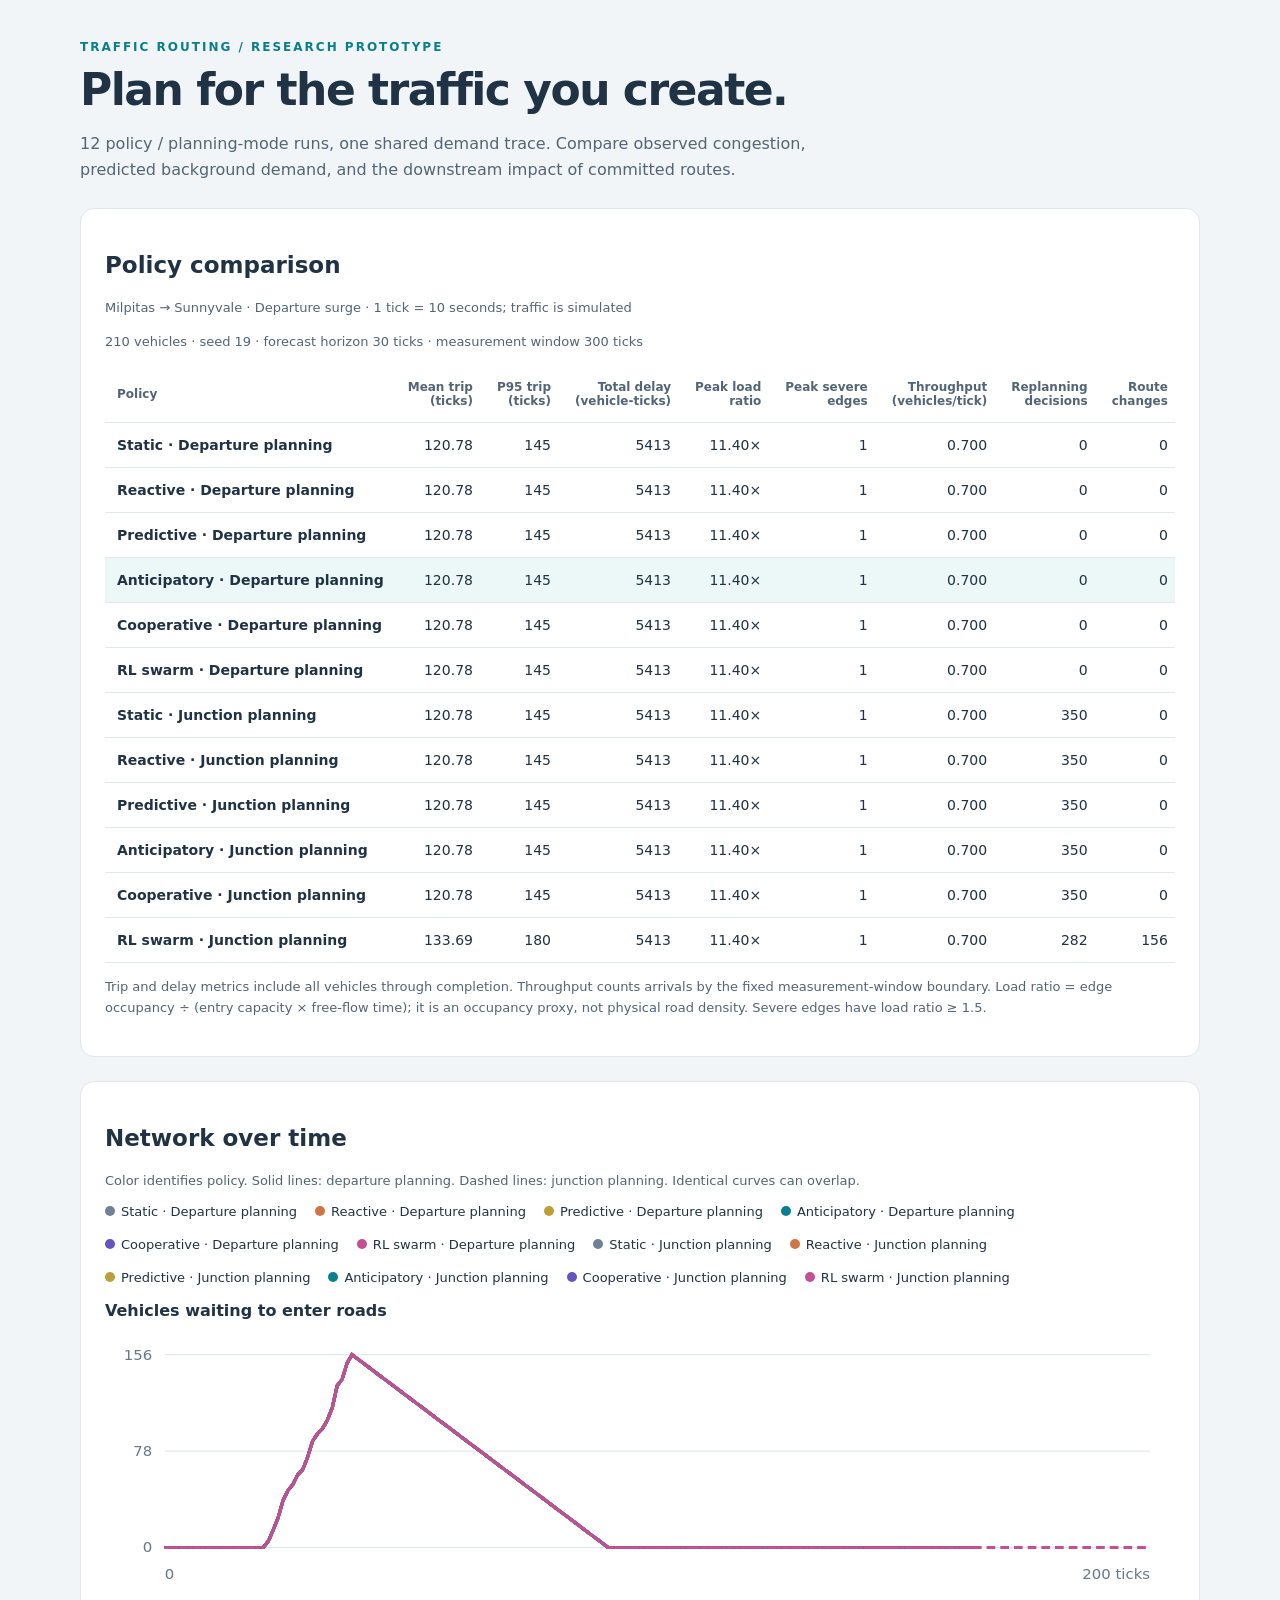
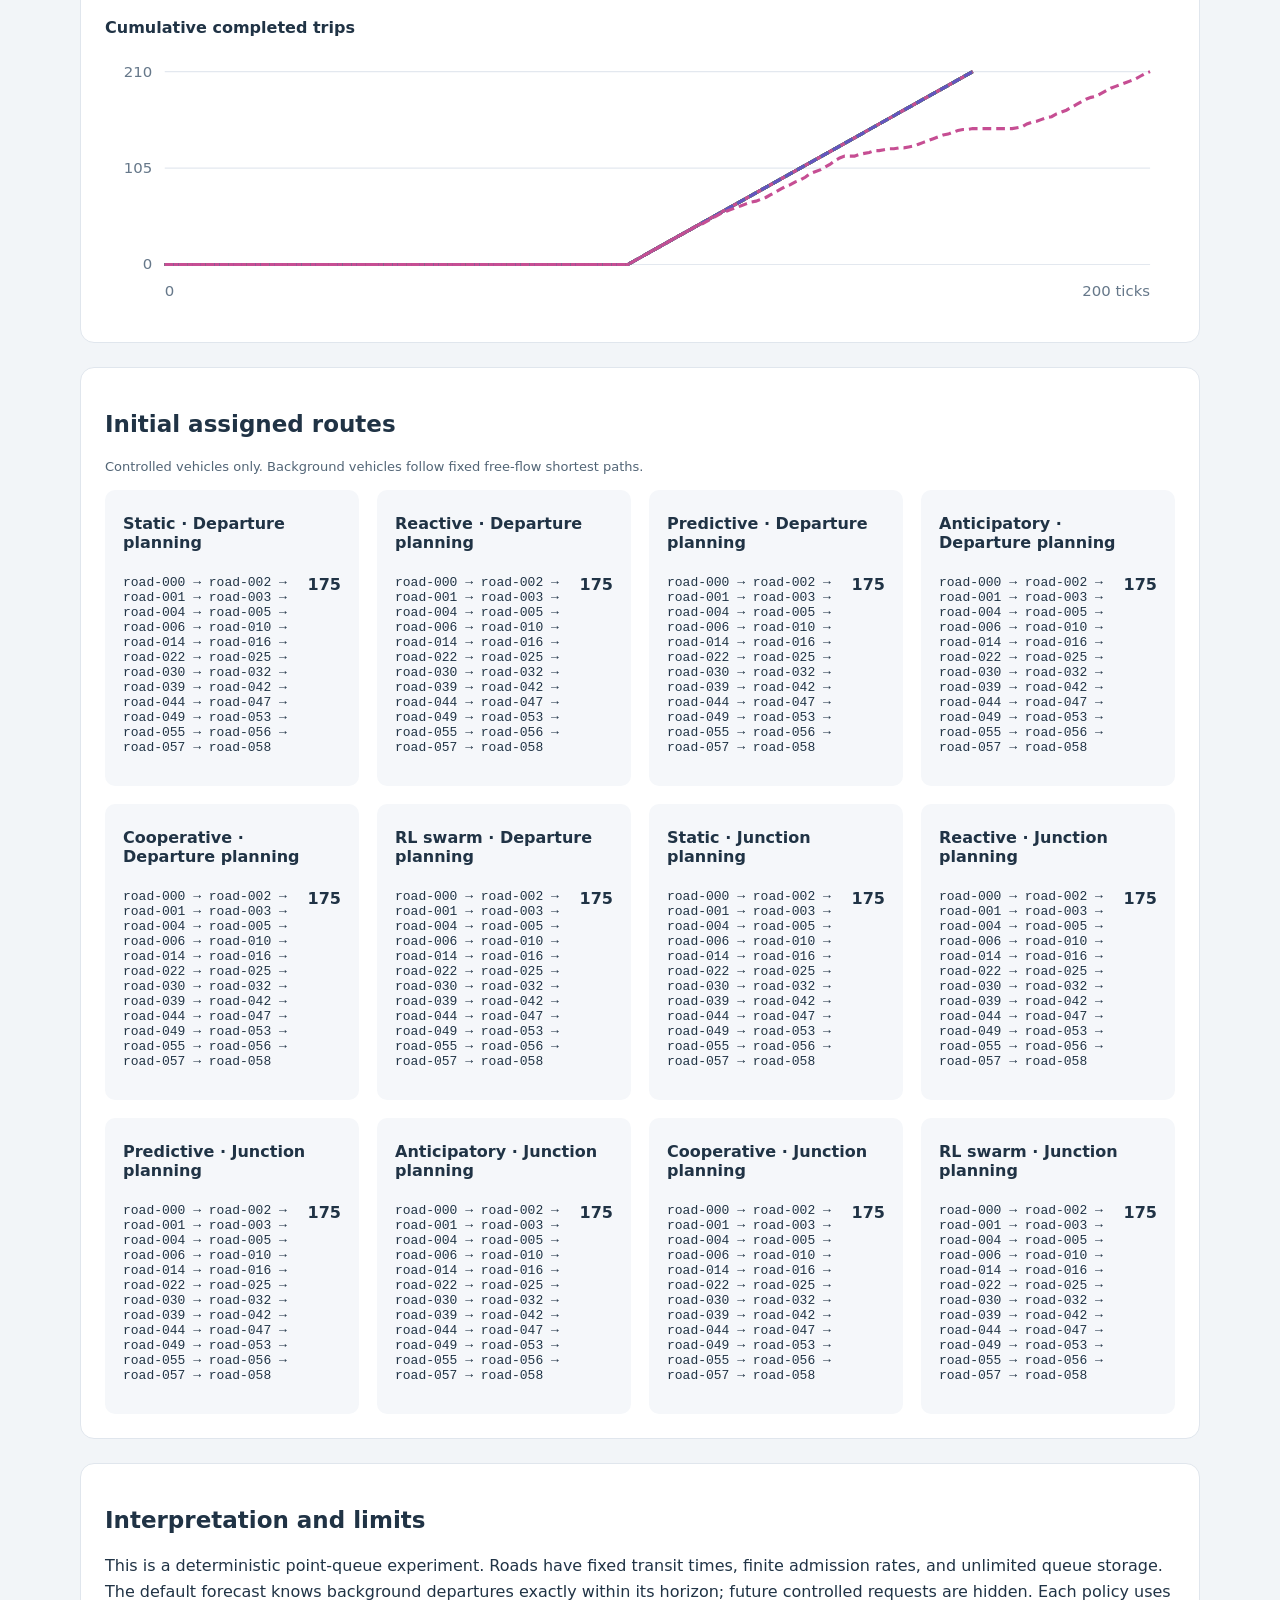
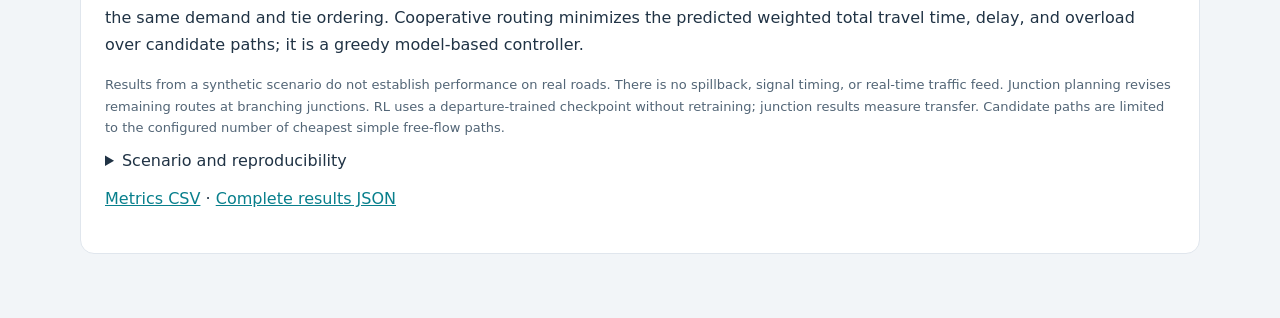
<file: map_demo/reports/surge/report.html>
<!doctype html>
<html lang="en"><head><meta charset="utf-8"><meta name="viewport" content="width=device-width, initial-scale=1">
<title>Anticipatory traffic routing — experiment report</title><style>
:root{color-scheme:light;font-family:system-ui,sans-serif;color:#203345;background:#f2f5f8}
body{max-width:1120px;margin:0 auto;padding:40px 24px}h1{font-size:clamp(28px,5vw,44px);letter-spacing:-1.5px;margin:10px 0}h2{font-size:23px}h3{font-size:16px}
.eyebrow{color:#087f8c;letter-spacing:2px;font-size:12px;font-weight:800}p{line-height:1.65}.lead{max-width:780px;color:#526576}section{background:white;padding:24px;border:1px solid #e0e6ed;border-radius:14px;margin:24px 0}
.scroll{overflow-x:auto}table{width:100%;border-collapse:collapse;font-size:14px;white-space:nowrap}th,td{text-align:right;padding:14px 12px;border-bottom:1px solid #e3e8ef}th:first-child{text-align:left}thead th{font-size:12px;color:#526576}tbody tr:nth-child(4){background:#ecf8f7}
.legend{display:flex;flex-wrap:wrap;gap:18px;font-size:13px}.legend i{display:inline-block;width:10px;height:10px;border-radius:50%;margin-right:6px}svg{width:100%;height:auto}svg text{font:12px system-ui;fill:#66788a}
.routes{display:grid;grid-template-columns:repeat(auto-fit,minmax(240px,1fr));gap:18px}article{background:#f5f7fa;border-radius:10px;padding:8px 18px}ul{padding:0;list-style:none}li{display:flex;justify-content:space-between;gap:16px;padding:7px 0}pre{overflow:auto;font-size:12px}.note{font-size:13px;color:#526576}a{color:#087f8c}
</style></head><body><header><div class="eyebrow">TRAFFIC ROUTING / RESEARCH PROTOTYPE</div><h1>Plan for the traffic you create.</h1>
<p class="lead">12 policy / planning-mode runs, one shared demand trace. Compare observed congestion, predicted background demand, and the downstream impact of committed routes.</p></header>
<section><h2>Policy comparison</h2><p class="note">Milpitas → Sunnyvale · Departure surge · 1 tick = 10 seconds; traffic is simulated</p><p class="note">210 vehicles · seed 19 · forecast horizon 30 ticks · measurement window 300 ticks</p>
<div class="scroll"><table><thead><tr><th>Policy</th><th>Mean trip<br>(ticks)</th><th>P95 trip<br>(ticks)</th><th>Total delay<br>(vehicle-ticks)</th><th>Peak load<br>ratio</th><th>Peak severe<br>edges</th><th>Throughput<br>(vehicles/tick)</th><th>Replanning<br>decisions</th><th>Route<br>changes</th></tr></thead><tbody><tr><th>Static · Departure planning</th><td>120.78</td><td>145</td><td>5413</td><td>11.40×</td><td>1</td><td>0.700</td><td>0</td><td>0</td></tr><tr><th>Reactive · Departure planning</th><td>120.78</td><td>145</td><td>5413</td><td>11.40×</td><td>1</td><td>0.700</td><td>0</td><td>0</td></tr><tr><th>Predictive · Departure planning</th><td>120.78</td><td>145</td><td>5413</td><td>11.40×</td><td>1</td><td>0.700</td><td>0</td><td>0</td></tr><tr><th>Anticipatory · Departure planning</th><td>120.78</td><td>145</td><td>5413</td><td>11.40×</td><td>1</td><td>0.700</td><td>0</td><td>0</td></tr><tr><th>Cooperative · Departure planning</th><td>120.78</td><td>145</td><td>5413</td><td>11.40×</td><td>1</td><td>0.700</td><td>0</td><td>0</td></tr><tr><th>RL swarm · Departure planning</th><td>120.78</td><td>145</td><td>5413</td><td>11.40×</td><td>1</td><td>0.700</td><td>0</td><td>0</td></tr><tr><th>Static · Junction planning</th><td>120.78</td><td>145</td><td>5413</td><td>11.40×</td><td>1</td><td>0.700</td><td>350</td><td>0</td></tr><tr><th>Reactive · Junction planning</th><td>120.78</td><td>145</td><td>5413</td><td>11.40×</td><td>1</td><td>0.700</td><td>350</td><td>0</td></tr><tr><th>Predictive · Junction planning</th><td>120.78</td><td>145</td><td>5413</td><td>11.40×</td><td>1</td><td>0.700</td><td>350</td><td>0</td></tr><tr><th>Anticipatory · Junction planning</th><td>120.78</td><td>145</td><td>5413</td><td>11.40×</td><td>1</td><td>0.700</td><td>350</td><td>0</td></tr><tr><th>Cooperative · Junction planning</th><td>120.78</td><td>145</td><td>5413</td><td>11.40×</td><td>1</td><td>0.700</td><td>350</td><td>0</td></tr><tr><th>RL swarm · Junction planning</th><td>133.69</td><td>180</td><td>5413</td><td>11.40×</td><td>1</td><td>0.700</td><td>282</td><td>156</td></tr></tbody></table></div>
<p class="note">Trip and delay metrics include all vehicles through completion. Throughput counts arrivals by the fixed measurement-window boundary. Load ratio = edge occupancy ÷ (entry capacity × free-flow time); it is an occupancy proxy, not physical road density. Severe edges have load ratio ≥ 1.5.</p></section>
<section><h2>Network over time</h2><p class="note">Color identifies policy. Solid lines: departure planning. Dashed lines: junction planning. Identical curves can overlap.</p><div class="legend"><span><i style="background:#718096"></i>Static · Departure planning</span><span><i style="background:#ce7445"></i>Reactive · Departure planning</span><span><i style="background:#bc9f39"></i>Predictive · Departure planning</span><span><i style="background:#087f8c"></i>Anticipatory · Departure planning</span><span><i style="background:#6554c0"></i>Cooperative · Departure planning</span><span><i style="background:#c64e93"></i>RL swarm · Departure planning</span><span><i style="background:#718096"></i>Static · Junction planning</span><span><i style="background:#ce7445"></i>Reactive · Junction planning</span><span><i style="background:#bc9f39"></i>Predictive · Junction planning</span><span><i style="background:#087f8c"></i>Anticipatory · Junction planning</span><span><i style="background:#6554c0"></i>Cooperative · Junction planning</span><span><i style="background:#c64e93"></i>RL swarm · Junction planning</span></div><h3>Vehicles waiting to enter roads</h3><svg viewBox="0 0 860 210" role="img" aria-label="Vehicles waiting to enter roads"><path d="M48,170 H840" stroke="#e3e8ef"/><text x="38" y="174" text-anchor="end">0</text><path d="M48,92.5 H840" stroke="#e3e8ef"/><text x="38" y="96.5" text-anchor="end">78</text><path d="M48,15 H840" stroke="#e3e8ef"/><text x="38" y="19" text-anchor="end">156</text><polyline fill="none" stroke="#718096" stroke-width="2.5" points="48.00,170.00 51.96,170.00 55.92,170.00 59.88,170.00 63.84,170.00 67.80,170.00 71.76,170.00 75.72,170.00 79.68,170.00 83.64,170.00 87.60,170.00 91.56,170.00 95.52,170.00 99.48,170.00 103.44,170.00 107.40,170.00 111.36,170.00 115.32,170.00 119.28,170.00 123.24,170.00 127.20,170.00 131.16,165.03 135.12,156.09 139.08,146.15 143.04,132.24 147.00,124.29 150.96,119.33 154.92,111.38 158.88,107.40 162.84,97.47 166.80,84.55 170.76,78.59 174.72,74.62 178.68,67.66 182.64,57.72 186.60,39.84 190.56,34.87 194.52,21.96 198.48,15.00 202.44,17.98 206.40,20.96 210.36,23.94 214.32,26.92 218.28,29.90 222.24,32.88 226.20,35.87 230.16,38.85 234.12,41.83 238.08,44.81 242.04,47.79 246.00,50.77 249.96,53.75 253.92,56.73 257.88,59.71 261.84,62.69 265.80,65.67 269.76,68.65 273.72,71.63 277.68,74.62 281.64,77.60 285.60,80.58 289.56,83.56 293.52,86.54 297.48,89.52 301.44,92.50 305.40,95.48 309.36,98.46 313.32,101.44 317.28,104.42 321.24,107.40 325.20,110.38 329.16,113.37 333.12,116.35 337.08,119.33 341.04,122.31 345.00,125.29 348.96,128.27 352.92,131.25 356.88,134.23 360.84,137.21 364.80,140.19 368.76,143.17 372.72,146.15 376.68,149.13 380.64,152.12 384.60,155.10 388.56,158.08 392.52,161.06 396.48,164.04 400.44,167.02 404.40,170.00 408.36,170.00 412.32,170.00 416.28,170.00 420.24,170.00 424.20,170.00 428.16,170.00 432.12,170.00 436.08,170.00 440.04,170.00 444.00,170.00 447.96,170.00 451.92,170.00 455.88,170.00 459.84,170.00 463.80,170.00 467.76,170.00 471.72,170.00 475.68,170.00 479.64,170.00 483.60,170.00 487.56,170.00 491.52,170.00 495.48,170.00 499.44,170.00 503.40,170.00 507.36,170.00 511.32,170.00 515.28,170.00 519.24,170.00 523.20,170.00 527.16,170.00 531.12,170.00 535.08,170.00 539.04,170.00 543.00,170.00 546.96,170.00 550.92,170.00 554.88,170.00 558.84,170.00 562.80,170.00 566.76,170.00 570.72,170.00 574.68,170.00 578.64,170.00 582.60,170.00 586.56,170.00 590.52,170.00 594.48,170.00 598.44,170.00 602.40,170.00 606.36,170.00 610.32,170.00 614.28,170.00 618.24,170.00 622.20,170.00 626.16,170.00 630.12,170.00 634.08,170.00 638.04,170.00 642.00,170.00 645.96,170.00 649.92,170.00 653.88,170.00 657.84,170.00 661.80,170.00 665.76,170.00 669.72,170.00 673.68,170.00 677.64,170.00 681.60,170.00 685.56,170.00 689.52,170.00 693.48,170.00 697.44,170.00"><title>Static · Departure planning</title></polyline><polyline fill="none" stroke="#ce7445" stroke-width="2.5" points="48.00,170.00 51.96,170.00 55.92,170.00 59.88,170.00 63.84,170.00 67.80,170.00 71.76,170.00 75.72,170.00 79.68,170.00 83.64,170.00 87.60,170.00 91.56,170.00 95.52,170.00 99.48,170.00 103.44,170.00 107.40,170.00 111.36,170.00 115.32,170.00 119.28,170.00 123.24,170.00 127.20,170.00 131.16,165.03 135.12,156.09 139.08,146.15 143.04,132.24 147.00,124.29 150.96,119.33 154.92,111.38 158.88,107.40 162.84,97.47 166.80,84.55 170.76,78.59 174.72,74.62 178.68,67.66 182.64,57.72 186.60,39.84 190.56,34.87 194.52,21.96 198.48,15.00 202.44,17.98 206.40,20.96 210.36,23.94 214.32,26.92 218.28,29.90 222.24,32.88 226.20,35.87 230.16,38.85 234.12,41.83 238.08,44.81 242.04,47.79 246.00,50.77 249.96,53.75 253.92,56.73 257.88,59.71 261.84,62.69 265.80,65.67 269.76,68.65 273.72,71.63 277.68,74.62 281.64,77.60 285.60,80.58 289.56,83.56 293.52,86.54 297.48,89.52 301.44,92.50 305.40,95.48 309.36,98.46 313.32,101.44 317.28,104.42 321.24,107.40 325.20,110.38 329.16,113.37 333.12,116.35 337.08,119.33 341.04,122.31 345.00,125.29 348.96,128.27 352.92,131.25 356.88,134.23 360.84,137.21 364.80,140.19 368.76,143.17 372.72,146.15 376.68,149.13 380.64,152.12 384.60,155.10 388.56,158.08 392.52,161.06 396.48,164.04 400.44,167.02 404.40,170.00 408.36,170.00 412.32,170.00 416.28,170.00 420.24,170.00 424.20,170.00 428.16,170.00 432.12,170.00 436.08,170.00 440.04,170.00 444.00,170.00 447.96,170.00 451.92,170.00 455.88,170.00 459.84,170.00 463.80,170.00 467.76,170.00 471.72,170.00 475.68,170.00 479.64,170.00 483.60,170.00 487.56,170.00 491.52,170.00 495.48,170.00 499.44,170.00 503.40,170.00 507.36,170.00 511.32,170.00 515.28,170.00 519.24,170.00 523.20,170.00 527.16,170.00 531.12,170.00 535.08,170.00 539.04,170.00 543.00,170.00 546.96,170.00 550.92,170.00 554.88,170.00 558.84,170.00 562.80,170.00 566.76,170.00 570.72,170.00 574.68,170.00 578.64,170.00 582.60,170.00 586.56,170.00 590.52,170.00 594.48,170.00 598.44,170.00 602.40,170.00 606.36,170.00 610.32,170.00 614.28,170.00 618.24,170.00 622.20,170.00 626.16,170.00 630.12,170.00 634.08,170.00 638.04,170.00 642.00,170.00 645.96,170.00 649.92,170.00 653.88,170.00 657.84,170.00 661.80,170.00 665.76,170.00 669.72,170.00 673.68,170.00 677.64,170.00 681.60,170.00 685.56,170.00 689.52,170.00 693.48,170.00 697.44,170.00"><title>Reactive · Departure planning</title></polyline><polyline fill="none" stroke="#bc9f39" stroke-width="2.5" points="48.00,170.00 51.96,170.00 55.92,170.00 59.88,170.00 63.84,170.00 67.80,170.00 71.76,170.00 75.72,170.00 79.68,170.00 83.64,170.00 87.60,170.00 91.56,170.00 95.52,170.00 99.48,170.00 103.44,170.00 107.40,170.00 111.36,170.00 115.32,170.00 119.28,170.00 123.24,170.00 127.20,170.00 131.16,165.03 135.12,156.09 139.08,146.15 143.04,132.24 147.00,124.29 150.96,119.33 154.92,111.38 158.88,107.40 162.84,97.47 166.80,84.55 170.76,78.59 174.72,74.62 178.68,67.66 182.64,57.72 186.60,39.84 190.56,34.87 194.52,21.96 198.48,15.00 202.44,17.98 206.40,20.96 210.36,23.94 214.32,26.92 218.28,29.90 222.24,32.88 226.20,35.87 230.16,38.85 234.12,41.83 238.08,44.81 242.04,47.79 246.00,50.77 249.96,53.75 253.92,56.73 257.88,59.71 261.84,62.69 265.80,65.67 269.76,68.65 273.72,71.63 277.68,74.62 281.64,77.60 285.60,80.58 289.56,83.56 293.52,86.54 297.48,89.52 301.44,92.50 305.40,95.48 309.36,98.46 313.32,101.44 317.28,104.42 321.24,107.40 325.20,110.38 329.16,113.37 333.12,116.35 337.08,119.33 341.04,122.31 345.00,125.29 348.96,128.27 352.92,131.25 356.88,134.23 360.84,137.21 364.80,140.19 368.76,143.17 372.72,146.15 376.68,149.13 380.64,152.12 384.60,155.10 388.56,158.08 392.52,161.06 396.48,164.04 400.44,167.02 404.40,170.00 408.36,170.00 412.32,170.00 416.28,170.00 420.24,170.00 424.20,170.00 428.16,170.00 432.12,170.00 436.08,170.00 440.04,170.00 444.00,170.00 447.96,170.00 451.92,170.00 455.88,170.00 459.84,170.00 463.80,170.00 467.76,170.00 471.72,170.00 475.68,170.00 479.64,170.00 483.60,170.00 487.56,170.00 491.52,170.00 495.48,170.00 499.44,170.00 503.40,170.00 507.36,170.00 511.32,170.00 515.28,170.00 519.24,170.00 523.20,170.00 527.16,170.00 531.12,170.00 535.08,170.00 539.04,170.00 543.00,170.00 546.96,170.00 550.92,170.00 554.88,170.00 558.84,170.00 562.80,170.00 566.76,170.00 570.72,170.00 574.68,170.00 578.64,170.00 582.60,170.00 586.56,170.00 590.52,170.00 594.48,170.00 598.44,170.00 602.40,170.00 606.36,170.00 610.32,170.00 614.28,170.00 618.24,170.00 622.20,170.00 626.16,170.00 630.12,170.00 634.08,170.00 638.04,170.00 642.00,170.00 645.96,170.00 649.92,170.00 653.88,170.00 657.84,170.00 661.80,170.00 665.76,170.00 669.72,170.00 673.68,170.00 677.64,170.00 681.60,170.00 685.56,170.00 689.52,170.00 693.48,170.00 697.44,170.00"><title>Predictive · Departure planning</title></polyline><polyline fill="none" stroke="#087f8c" stroke-width="2.5" points="48.00,170.00 51.96,170.00 55.92,170.00 59.88,170.00 63.84,170.00 67.80,170.00 71.76,170.00 75.72,170.00 79.68,170.00 83.64,170.00 87.60,170.00 91.56,170.00 95.52,170.00 99.48,170.00 103.44,170.00 107.40,170.00 111.36,170.00 115.32,170.00 119.28,170.00 123.24,170.00 127.20,170.00 131.16,165.03 135.12,156.09 139.08,146.15 143.04,132.24 147.00,124.29 150.96,119.33 154.92,111.38 158.88,107.40 162.84,97.47 166.80,84.55 170.76,78.59 174.72,74.62 178.68,67.66 182.64,57.72 186.60,39.84 190.56,34.87 194.52,21.96 198.48,15.00 202.44,17.98 206.40,20.96 210.36,23.94 214.32,26.92 218.28,29.90 222.24,32.88 226.20,35.87 230.16,38.85 234.12,41.83 238.08,44.81 242.04,47.79 246.00,50.77 249.96,53.75 253.92,56.73 257.88,59.71 261.84,62.69 265.80,65.67 269.76,68.65 273.72,71.63 277.68,74.62 281.64,77.60 285.60,80.58 289.56,83.56 293.52,86.54 297.48,89.52 301.44,92.50 305.40,95.48 309.36,98.46 313.32,101.44 317.28,104.42 321.24,107.40 325.20,110.38 329.16,113.37 333.12,116.35 337.08,119.33 341.04,122.31 345.00,125.29 348.96,128.27 352.92,131.25 356.88,134.23 360.84,137.21 364.80,140.19 368.76,143.17 372.72,146.15 376.68,149.13 380.64,152.12 384.60,155.10 388.56,158.08 392.52,161.06 396.48,164.04 400.44,167.02 404.40,170.00 408.36,170.00 412.32,170.00 416.28,170.00 420.24,170.00 424.20,170.00 428.16,170.00 432.12,170.00 436.08,170.00 440.04,170.00 444.00,170.00 447.96,170.00 451.92,170.00 455.88,170.00 459.84,170.00 463.80,170.00 467.76,170.00 471.72,170.00 475.68,170.00 479.64,170.00 483.60,170.00 487.56,170.00 491.52,170.00 495.48,170.00 499.44,170.00 503.40,170.00 507.36,170.00 511.32,170.00 515.28,170.00 519.24,170.00 523.20,170.00 527.16,170.00 531.12,170.00 535.08,170.00 539.04,170.00 543.00,170.00 546.96,170.00 550.92,170.00 554.88,170.00 558.84,170.00 562.80,170.00 566.76,170.00 570.72,170.00 574.68,170.00 578.64,170.00 582.60,170.00 586.56,170.00 590.52,170.00 594.48,170.00 598.44,170.00 602.40,170.00 606.36,170.00 610.32,170.00 614.28,170.00 618.24,170.00 622.20,170.00 626.16,170.00 630.12,170.00 634.08,170.00 638.04,170.00 642.00,170.00 645.96,170.00 649.92,170.00 653.88,170.00 657.84,170.00 661.80,170.00 665.76,170.00 669.72,170.00 673.68,170.00 677.64,170.00 681.60,170.00 685.56,170.00 689.52,170.00 693.48,170.00 697.44,170.00"><title>Anticipatory · Departure planning</title></polyline><polyline fill="none" stroke="#6554c0" stroke-width="2.5" points="48.00,170.00 51.96,170.00 55.92,170.00 59.88,170.00 63.84,170.00 67.80,170.00 71.76,170.00 75.72,170.00 79.68,170.00 83.64,170.00 87.60,170.00 91.56,170.00 95.52,170.00 99.48,170.00 103.44,170.00 107.40,170.00 111.36,170.00 115.32,170.00 119.28,170.00 123.24,170.00 127.20,170.00 131.16,165.03 135.12,156.09 139.08,146.15 143.04,132.24 147.00,124.29 150.96,119.33 154.92,111.38 158.88,107.40 162.84,97.47 166.80,84.55 170.76,78.59 174.72,74.62 178.68,67.66 182.64,57.72 186.60,39.84 190.56,34.87 194.52,21.96 198.48,15.00 202.44,17.98 206.40,20.96 210.36,23.94 214.32,26.92 218.28,29.90 222.24,32.88 226.20,35.87 230.16,38.85 234.12,41.83 238.08,44.81 242.04,47.79 246.00,50.77 249.96,53.75 253.92,56.73 257.88,59.71 261.84,62.69 265.80,65.67 269.76,68.65 273.72,71.63 277.68,74.62 281.64,77.60 285.60,80.58 289.56,83.56 293.52,86.54 297.48,89.52 301.44,92.50 305.40,95.48 309.36,98.46 313.32,101.44 317.28,104.42 321.24,107.40 325.20,110.38 329.16,113.37 333.12,116.35 337.08,119.33 341.04,122.31 345.00,125.29 348.96,128.27 352.92,131.25 356.88,134.23 360.84,137.21 364.80,140.19 368.76,143.17 372.72,146.15 376.68,149.13 380.64,152.12 384.60,155.10 388.56,158.08 392.52,161.06 396.48,164.04 400.44,167.02 404.40,170.00 408.36,170.00 412.32,170.00 416.28,170.00 420.24,170.00 424.20,170.00 428.16,170.00 432.12,170.00 436.08,170.00 440.04,170.00 444.00,170.00 447.96,170.00 451.92,170.00 455.88,170.00 459.84,170.00 463.80,170.00 467.76,170.00 471.72,170.00 475.68,170.00 479.64,170.00 483.60,170.00 487.56,170.00 491.52,170.00 495.48,170.00 499.44,170.00 503.40,170.00 507.36,170.00 511.32,170.00 515.28,170.00 519.24,170.00 523.20,170.00 527.16,170.00 531.12,170.00 535.08,170.00 539.04,170.00 543.00,170.00 546.96,170.00 550.92,170.00 554.88,170.00 558.84,170.00 562.80,170.00 566.76,170.00 570.72,170.00 574.68,170.00 578.64,170.00 582.60,170.00 586.56,170.00 590.52,170.00 594.48,170.00 598.44,170.00 602.40,170.00 606.36,170.00 610.32,170.00 614.28,170.00 618.24,170.00 622.20,170.00 626.16,170.00 630.12,170.00 634.08,170.00 638.04,170.00 642.00,170.00 645.96,170.00 649.92,170.00 653.88,170.00 657.84,170.00 661.80,170.00 665.76,170.00 669.72,170.00 673.68,170.00 677.64,170.00 681.60,170.00 685.56,170.00 689.52,170.00 693.48,170.00 697.44,170.00"><title>Cooperative · Departure planning</title></polyline><polyline fill="none" stroke="#c64e93" stroke-width="2.5" points="48.00,170.00 51.96,170.00 55.92,170.00 59.88,170.00 63.84,170.00 67.80,170.00 71.76,170.00 75.72,170.00 79.68,170.00 83.64,170.00 87.60,170.00 91.56,170.00 95.52,170.00 99.48,170.00 103.44,170.00 107.40,170.00 111.36,170.00 115.32,170.00 119.28,170.00 123.24,170.00 127.20,170.00 131.16,165.03 135.12,156.09 139.08,146.15 143.04,132.24 147.00,124.29 150.96,119.33 154.92,111.38 158.88,107.40 162.84,97.47 166.80,84.55 170.76,78.59 174.72,74.62 178.68,67.66 182.64,57.72 186.60,39.84 190.56,34.87 194.52,21.96 198.48,15.00 202.44,17.98 206.40,20.96 210.36,23.94 214.32,26.92 218.28,29.90 222.24,32.88 226.20,35.87 230.16,38.85 234.12,41.83 238.08,44.81 242.04,47.79 246.00,50.77 249.96,53.75 253.92,56.73 257.88,59.71 261.84,62.69 265.80,65.67 269.76,68.65 273.72,71.63 277.68,74.62 281.64,77.60 285.60,80.58 289.56,83.56 293.52,86.54 297.48,89.52 301.44,92.50 305.40,95.48 309.36,98.46 313.32,101.44 317.28,104.42 321.24,107.40 325.20,110.38 329.16,113.37 333.12,116.35 337.08,119.33 341.04,122.31 345.00,125.29 348.96,128.27 352.92,131.25 356.88,134.23 360.84,137.21 364.80,140.19 368.76,143.17 372.72,146.15 376.68,149.13 380.64,152.12 384.60,155.10 388.56,158.08 392.52,161.06 396.48,164.04 400.44,167.02 404.40,170.00 408.36,170.00 412.32,170.00 416.28,170.00 420.24,170.00 424.20,170.00 428.16,170.00 432.12,170.00 436.08,170.00 440.04,170.00 444.00,170.00 447.96,170.00 451.92,170.00 455.88,170.00 459.84,170.00 463.80,170.00 467.76,170.00 471.72,170.00 475.68,170.00 479.64,170.00 483.60,170.00 487.56,170.00 491.52,170.00 495.48,170.00 499.44,170.00 503.40,170.00 507.36,170.00 511.32,170.00 515.28,170.00 519.24,170.00 523.20,170.00 527.16,170.00 531.12,170.00 535.08,170.00 539.04,170.00 543.00,170.00 546.96,170.00 550.92,170.00 554.88,170.00 558.84,170.00 562.80,170.00 566.76,170.00 570.72,170.00 574.68,170.00 578.64,170.00 582.60,170.00 586.56,170.00 590.52,170.00 594.48,170.00 598.44,170.00 602.40,170.00 606.36,170.00 610.32,170.00 614.28,170.00 618.24,170.00 622.20,170.00 626.16,170.00 630.12,170.00 634.08,170.00 638.04,170.00 642.00,170.00 645.96,170.00 649.92,170.00 653.88,170.00 657.84,170.00 661.80,170.00 665.76,170.00 669.72,170.00 673.68,170.00 677.64,170.00 681.60,170.00 685.56,170.00 689.52,170.00 693.48,170.00 697.44,170.00"><title>RL swarm · Departure planning</title></polyline><polyline fill="none" stroke="#718096" stroke-width="2.5" stroke-dasharray="7 4" points="48.00,170.00 51.96,170.00 55.92,170.00 59.88,170.00 63.84,170.00 67.80,170.00 71.76,170.00 75.72,170.00 79.68,170.00 83.64,170.00 87.60,170.00 91.56,170.00 95.52,170.00 99.48,170.00 103.44,170.00 107.40,170.00 111.36,170.00 115.32,170.00 119.28,170.00 123.24,170.00 127.20,170.00 131.16,165.03 135.12,156.09 139.08,146.15 143.04,132.24 147.00,124.29 150.96,119.33 154.92,111.38 158.88,107.40 162.84,97.47 166.80,84.55 170.76,78.59 174.72,74.62 178.68,67.66 182.64,57.72 186.60,39.84 190.56,34.87 194.52,21.96 198.48,15.00 202.44,17.98 206.40,20.96 210.36,23.94 214.32,26.92 218.28,29.90 222.24,32.88 226.20,35.87 230.16,38.85 234.12,41.83 238.08,44.81 242.04,47.79 246.00,50.77 249.96,53.75 253.92,56.73 257.88,59.71 261.84,62.69 265.80,65.67 269.76,68.65 273.72,71.63 277.68,74.62 281.64,77.60 285.60,80.58 289.56,83.56 293.52,86.54 297.48,89.52 301.44,92.50 305.40,95.48 309.36,98.46 313.32,101.44 317.28,104.42 321.24,107.40 325.20,110.38 329.16,113.37 333.12,116.35 337.08,119.33 341.04,122.31 345.00,125.29 348.96,128.27 352.92,131.25 356.88,134.23 360.84,137.21 364.80,140.19 368.76,143.17 372.72,146.15 376.68,149.13 380.64,152.12 384.60,155.10 388.56,158.08 392.52,161.06 396.48,164.04 400.44,167.02 404.40,170.00 408.36,170.00 412.32,170.00 416.28,170.00 420.24,170.00 424.20,170.00 428.16,170.00 432.12,170.00 436.08,170.00 440.04,170.00 444.00,170.00 447.96,170.00 451.92,170.00 455.88,170.00 459.84,170.00 463.80,170.00 467.76,170.00 471.72,170.00 475.68,170.00 479.64,170.00 483.60,170.00 487.56,170.00 491.52,170.00 495.48,170.00 499.44,170.00 503.40,170.00 507.36,170.00 511.32,170.00 515.28,170.00 519.24,170.00 523.20,170.00 527.16,170.00 531.12,170.00 535.08,170.00 539.04,170.00 543.00,170.00 546.96,170.00 550.92,170.00 554.88,170.00 558.84,170.00 562.80,170.00 566.76,170.00 570.72,170.00 574.68,170.00 578.64,170.00 582.60,170.00 586.56,170.00 590.52,170.00 594.48,170.00 598.44,170.00 602.40,170.00 606.36,170.00 610.32,170.00 614.28,170.00 618.24,170.00 622.20,170.00 626.16,170.00 630.12,170.00 634.08,170.00 638.04,170.00 642.00,170.00 645.96,170.00 649.92,170.00 653.88,170.00 657.84,170.00 661.80,170.00 665.76,170.00 669.72,170.00 673.68,170.00 677.64,170.00 681.60,170.00 685.56,170.00 689.52,170.00 693.48,170.00 697.44,170.00"><title>Static · Junction planning</title></polyline><polyline fill="none" stroke="#ce7445" stroke-width="2.5" stroke-dasharray="7 4" points="48.00,170.00 51.96,170.00 55.92,170.00 59.88,170.00 63.84,170.00 67.80,170.00 71.76,170.00 75.72,170.00 79.68,170.00 83.64,170.00 87.60,170.00 91.56,170.00 95.52,170.00 99.48,170.00 103.44,170.00 107.40,170.00 111.36,170.00 115.32,170.00 119.28,170.00 123.24,170.00 127.20,170.00 131.16,165.03 135.12,156.09 139.08,146.15 143.04,132.24 147.00,124.29 150.96,119.33 154.92,111.38 158.88,107.40 162.84,97.47 166.80,84.55 170.76,78.59 174.72,74.62 178.68,67.66 182.64,57.72 186.60,39.84 190.56,34.87 194.52,21.96 198.48,15.00 202.44,17.98 206.40,20.96 210.36,23.94 214.32,26.92 218.28,29.90 222.24,32.88 226.20,35.87 230.16,38.85 234.12,41.83 238.08,44.81 242.04,47.79 246.00,50.77 249.96,53.75 253.92,56.73 257.88,59.71 261.84,62.69 265.80,65.67 269.76,68.65 273.72,71.63 277.68,74.62 281.64,77.60 285.60,80.58 289.56,83.56 293.52,86.54 297.48,89.52 301.44,92.50 305.40,95.48 309.36,98.46 313.32,101.44 317.28,104.42 321.24,107.40 325.20,110.38 329.16,113.37 333.12,116.35 337.08,119.33 341.04,122.31 345.00,125.29 348.96,128.27 352.92,131.25 356.88,134.23 360.84,137.21 364.80,140.19 368.76,143.17 372.72,146.15 376.68,149.13 380.64,152.12 384.60,155.10 388.56,158.08 392.52,161.06 396.48,164.04 400.44,167.02 404.40,170.00 408.36,170.00 412.32,170.00 416.28,170.00 420.24,170.00 424.20,170.00 428.16,170.00 432.12,170.00 436.08,170.00 440.04,170.00 444.00,170.00 447.96,170.00 451.92,170.00 455.88,170.00 459.84,170.00 463.80,170.00 467.76,170.00 471.72,170.00 475.68,170.00 479.64,170.00 483.60,170.00 487.56,170.00 491.52,170.00 495.48,170.00 499.44,170.00 503.40,170.00 507.36,170.00 511.32,170.00 515.28,170.00 519.24,170.00 523.20,170.00 527.16,170.00 531.12,170.00 535.08,170.00 539.04,170.00 543.00,170.00 546.96,170.00 550.92,170.00 554.88,170.00 558.84,170.00 562.80,170.00 566.76,170.00 570.72,170.00 574.68,170.00 578.64,170.00 582.60,170.00 586.56,170.00 590.52,170.00 594.48,170.00 598.44,170.00 602.40,170.00 606.36,170.00 610.32,170.00 614.28,170.00 618.24,170.00 622.20,170.00 626.16,170.00 630.12,170.00 634.08,170.00 638.04,170.00 642.00,170.00 645.96,170.00 649.92,170.00 653.88,170.00 657.84,170.00 661.80,170.00 665.76,170.00 669.72,170.00 673.68,170.00 677.64,170.00 681.60,170.00 685.56,170.00 689.52,170.00 693.48,170.00 697.44,170.00"><title>Reactive · Junction planning</title></polyline><polyline fill="none" stroke="#bc9f39" stroke-width="2.5" stroke-dasharray="7 4" points="48.00,170.00 51.96,170.00 55.92,170.00 59.88,170.00 63.84,170.00 67.80,170.00 71.76,170.00 75.72,170.00 79.68,170.00 83.64,170.00 87.60,170.00 91.56,170.00 95.52,170.00 99.48,170.00 103.44,170.00 107.40,170.00 111.36,170.00 115.32,170.00 119.28,170.00 123.24,170.00 127.20,170.00 131.16,165.03 135.12,156.09 139.08,146.15 143.04,132.24 147.00,124.29 150.96,119.33 154.92,111.38 158.88,107.40 162.84,97.47 166.80,84.55 170.76,78.59 174.72,74.62 178.68,67.66 182.64,57.72 186.60,39.84 190.56,34.87 194.52,21.96 198.48,15.00 202.44,17.98 206.40,20.96 210.36,23.94 214.32,26.92 218.28,29.90 222.24,32.88 226.20,35.87 230.16,38.85 234.12,41.83 238.08,44.81 242.04,47.79 246.00,50.77 249.96,53.75 253.92,56.73 257.88,59.71 261.84,62.69 265.80,65.67 269.76,68.65 273.72,71.63 277.68,74.62 281.64,77.60 285.60,80.58 289.56,83.56 293.52,86.54 297.48,89.52 301.44,92.50 305.40,95.48 309.36,98.46 313.32,101.44 317.28,104.42 321.24,107.40 325.20,110.38 329.16,113.37 333.12,116.35 337.08,119.33 341.04,122.31 345.00,125.29 348.96,128.27 352.92,131.25 356.88,134.23 360.84,137.21 364.80,140.19 368.76,143.17 372.72,146.15 376.68,149.13 380.64,152.12 384.60,155.10 388.56,158.08 392.52,161.06 396.48,164.04 400.44,167.02 404.40,170.00 408.36,170.00 412.32,170.00 416.28,170.00 420.24,170.00 424.20,170.00 428.16,170.00 432.12,170.00 436.08,170.00 440.04,170.00 444.00,170.00 447.96,170.00 451.92,170.00 455.88,170.00 459.84,170.00 463.80,170.00 467.76,170.00 471.72,170.00 475.68,170.00 479.64,170.00 483.60,170.00 487.56,170.00 491.52,170.00 495.48,170.00 499.44,170.00 503.40,170.00 507.36,170.00 511.32,170.00 515.28,170.00 519.24,170.00 523.20,170.00 527.16,170.00 531.12,170.00 535.08,170.00 539.04,170.00 543.00,170.00 546.96,170.00 550.92,170.00 554.88,170.00 558.84,170.00 562.80,170.00 566.76,170.00 570.72,170.00 574.68,170.00 578.64,170.00 582.60,170.00 586.56,170.00 590.52,170.00 594.48,170.00 598.44,170.00 602.40,170.00 606.36,170.00 610.32,170.00 614.28,170.00 618.24,170.00 622.20,170.00 626.16,170.00 630.12,170.00 634.08,170.00 638.04,170.00 642.00,170.00 645.96,170.00 649.92,170.00 653.88,170.00 657.84,170.00 661.80,170.00 665.76,170.00 669.72,170.00 673.68,170.00 677.64,170.00 681.60,170.00 685.56,170.00 689.52,170.00 693.48,170.00 697.44,170.00"><title>Predictive · Junction planning</title></polyline><polyline fill="none" stroke="#087f8c" stroke-width="2.5" stroke-dasharray="7 4" points="48.00,170.00 51.96,170.00 55.92,170.00 59.88,170.00 63.84,170.00 67.80,170.00 71.76,170.00 75.72,170.00 79.68,170.00 83.64,170.00 87.60,170.00 91.56,170.00 95.52,170.00 99.48,170.00 103.44,170.00 107.40,170.00 111.36,170.00 115.32,170.00 119.28,170.00 123.24,170.00 127.20,170.00 131.16,165.03 135.12,156.09 139.08,146.15 143.04,132.24 147.00,124.29 150.96,119.33 154.92,111.38 158.88,107.40 162.84,97.47 166.80,84.55 170.76,78.59 174.72,74.62 178.68,67.66 182.64,57.72 186.60,39.84 190.56,34.87 194.52,21.96 198.48,15.00 202.44,17.98 206.40,20.96 210.36,23.94 214.32,26.92 218.28,29.90 222.24,32.88 226.20,35.87 230.16,38.85 234.12,41.83 238.08,44.81 242.04,47.79 246.00,50.77 249.96,53.75 253.92,56.73 257.88,59.71 261.84,62.69 265.80,65.67 269.76,68.65 273.72,71.63 277.68,74.62 281.64,77.60 285.60,80.58 289.56,83.56 293.52,86.54 297.48,89.52 301.44,92.50 305.40,95.48 309.36,98.46 313.32,101.44 317.28,104.42 321.24,107.40 325.20,110.38 329.16,113.37 333.12,116.35 337.08,119.33 341.04,122.31 345.00,125.29 348.96,128.27 352.92,131.25 356.88,134.23 360.84,137.21 364.80,140.19 368.76,143.17 372.72,146.15 376.68,149.13 380.64,152.12 384.60,155.10 388.56,158.08 392.52,161.06 396.48,164.04 400.44,167.02 404.40,170.00 408.36,170.00 412.32,170.00 416.28,170.00 420.24,170.00 424.20,170.00 428.16,170.00 432.12,170.00 436.08,170.00 440.04,170.00 444.00,170.00 447.96,170.00 451.92,170.00 455.88,170.00 459.84,170.00 463.80,170.00 467.76,170.00 471.72,170.00 475.68,170.00 479.64,170.00 483.60,170.00 487.56,170.00 491.52,170.00 495.48,170.00 499.44,170.00 503.40,170.00 507.36,170.00 511.32,170.00 515.28,170.00 519.24,170.00 523.20,170.00 527.16,170.00 531.12,170.00 535.08,170.00 539.04,170.00 543.00,170.00 546.96,170.00 550.92,170.00 554.88,170.00 558.84,170.00 562.80,170.00 566.76,170.00 570.72,170.00 574.68,170.00 578.64,170.00 582.60,170.00 586.56,170.00 590.52,170.00 594.48,170.00 598.44,170.00 602.40,170.00 606.36,170.00 610.32,170.00 614.28,170.00 618.24,170.00 622.20,170.00 626.16,170.00 630.12,170.00 634.08,170.00 638.04,170.00 642.00,170.00 645.96,170.00 649.92,170.00 653.88,170.00 657.84,170.00 661.80,170.00 665.76,170.00 669.72,170.00 673.68,170.00 677.64,170.00 681.60,170.00 685.56,170.00 689.52,170.00 693.48,170.00 697.44,170.00"><title>Anticipatory · Junction planning</title></polyline><polyline fill="none" stroke="#6554c0" stroke-width="2.5" stroke-dasharray="7 4" points="48.00,170.00 51.96,170.00 55.92,170.00 59.88,170.00 63.84,170.00 67.80,170.00 71.76,170.00 75.72,170.00 79.68,170.00 83.64,170.00 87.60,170.00 91.56,170.00 95.52,170.00 99.48,170.00 103.44,170.00 107.40,170.00 111.36,170.00 115.32,170.00 119.28,170.00 123.24,170.00 127.20,170.00 131.16,165.03 135.12,156.09 139.08,146.15 143.04,132.24 147.00,124.29 150.96,119.33 154.92,111.38 158.88,107.40 162.84,97.47 166.80,84.55 170.76,78.59 174.72,74.62 178.68,67.66 182.64,57.72 186.60,39.84 190.56,34.87 194.52,21.96 198.48,15.00 202.44,17.98 206.40,20.96 210.36,23.94 214.32,26.92 218.28,29.90 222.24,32.88 226.20,35.87 230.16,38.85 234.12,41.83 238.08,44.81 242.04,47.79 246.00,50.77 249.96,53.75 253.92,56.73 257.88,59.71 261.84,62.69 265.80,65.67 269.76,68.65 273.72,71.63 277.68,74.62 281.64,77.60 285.60,80.58 289.56,83.56 293.52,86.54 297.48,89.52 301.44,92.50 305.40,95.48 309.36,98.46 313.32,101.44 317.28,104.42 321.24,107.40 325.20,110.38 329.16,113.37 333.12,116.35 337.08,119.33 341.04,122.31 345.00,125.29 348.96,128.27 352.92,131.25 356.88,134.23 360.84,137.21 364.80,140.19 368.76,143.17 372.72,146.15 376.68,149.13 380.64,152.12 384.60,155.10 388.56,158.08 392.52,161.06 396.48,164.04 400.44,167.02 404.40,170.00 408.36,170.00 412.32,170.00 416.28,170.00 420.24,170.00 424.20,170.00 428.16,170.00 432.12,170.00 436.08,170.00 440.04,170.00 444.00,170.00 447.96,170.00 451.92,170.00 455.88,170.00 459.84,170.00 463.80,170.00 467.76,170.00 471.72,170.00 475.68,170.00 479.64,170.00 483.60,170.00 487.56,170.00 491.52,170.00 495.48,170.00 499.44,170.00 503.40,170.00 507.36,170.00 511.32,170.00 515.28,170.00 519.24,170.00 523.20,170.00 527.16,170.00 531.12,170.00 535.08,170.00 539.04,170.00 543.00,170.00 546.96,170.00 550.92,170.00 554.88,170.00 558.84,170.00 562.80,170.00 566.76,170.00 570.72,170.00 574.68,170.00 578.64,170.00 582.60,170.00 586.56,170.00 590.52,170.00 594.48,170.00 598.44,170.00 602.40,170.00 606.36,170.00 610.32,170.00 614.28,170.00 618.24,170.00 622.20,170.00 626.16,170.00 630.12,170.00 634.08,170.00 638.04,170.00 642.00,170.00 645.96,170.00 649.92,170.00 653.88,170.00 657.84,170.00 661.80,170.00 665.76,170.00 669.72,170.00 673.68,170.00 677.64,170.00 681.60,170.00 685.56,170.00 689.52,170.00 693.48,170.00 697.44,170.00"><title>Cooperative · Junction planning</title></polyline><polyline fill="none" stroke="#c64e93" stroke-width="2.5" stroke-dasharray="7 4" points="48.00,170.00 51.96,170.00 55.92,170.00 59.88,170.00 63.84,170.00 67.80,170.00 71.76,170.00 75.72,170.00 79.68,170.00 83.64,170.00 87.60,170.00 91.56,170.00 95.52,170.00 99.48,170.00 103.44,170.00 107.40,170.00 111.36,170.00 115.32,170.00 119.28,170.00 123.24,170.00 127.20,170.00 131.16,165.03 135.12,156.09 139.08,146.15 143.04,132.24 147.00,124.29 150.96,119.33 154.92,111.38 158.88,107.40 162.84,97.47 166.80,84.55 170.76,78.59 174.72,74.62 178.68,67.66 182.64,57.72 186.60,39.84 190.56,34.87 194.52,21.96 198.48,15.00 202.44,17.98 206.40,20.96 210.36,23.94 214.32,26.92 218.28,29.90 222.24,32.88 226.20,35.87 230.16,38.85 234.12,41.83 238.08,44.81 242.04,47.79 246.00,50.77 249.96,53.75 253.92,56.73 257.88,59.71 261.84,62.69 265.80,65.67 269.76,68.65 273.72,71.63 277.68,74.62 281.64,77.60 285.60,80.58 289.56,83.56 293.52,86.54 297.48,89.52 301.44,92.50 305.40,95.48 309.36,98.46 313.32,101.44 317.28,104.42 321.24,107.40 325.20,110.38 329.16,113.37 333.12,116.35 337.08,119.33 341.04,122.31 345.00,125.29 348.96,128.27 352.92,131.25 356.88,134.23 360.84,137.21 364.80,140.19 368.76,143.17 372.72,146.15 376.68,149.13 380.64,152.12 384.60,155.10 388.56,158.08 392.52,161.06 396.48,164.04 400.44,167.02 404.40,170.00 408.36,170.00 412.32,170.00 416.28,170.00 420.24,170.00 424.20,170.00 428.16,170.00 432.12,170.00 436.08,170.00 440.04,170.00 444.00,170.00 447.96,170.00 451.92,170.00 455.88,170.00 459.84,170.00 463.80,170.00 467.76,170.00 471.72,170.00 475.68,170.00 479.64,170.00 483.60,170.00 487.56,170.00 491.52,170.00 495.48,170.00 499.44,170.00 503.40,170.00 507.36,170.00 511.32,170.00 515.28,170.00 519.24,170.00 523.20,170.00 527.16,170.00 531.12,170.00 535.08,170.00 539.04,170.00 543.00,170.00 546.96,170.00 550.92,170.00 554.88,170.00 558.84,170.00 562.80,170.00 566.76,170.00 570.72,170.00 574.68,170.00 578.64,170.00 582.60,170.00 586.56,170.00 590.52,170.00 594.48,170.00 598.44,170.00 602.40,170.00 606.36,170.00 610.32,170.00 614.28,170.00 618.24,170.00 622.20,170.00 626.16,170.00 630.12,170.00 634.08,170.00 638.04,170.00 642.00,170.00 645.96,170.00 649.92,170.00 653.88,170.00 657.84,170.00 661.80,170.00 665.76,170.00 669.72,170.00 673.68,170.00 677.64,170.00 681.60,170.00 685.56,170.00 689.52,170.00 693.48,170.00 697.44,170.00 701.40,170.00 705.36,170.00 709.32,170.00 713.28,170.00 717.24,170.00 721.20,170.00 725.16,170.00 729.12,170.00 733.08,170.00 737.04,170.00 741.00,170.00 744.96,170.00 748.92,170.00 752.88,170.00 756.84,170.00 760.80,170.00 764.76,170.00 768.72,170.00 772.68,170.00 776.64,170.00 780.60,170.00 784.56,170.00 788.52,170.00 792.48,170.00 796.44,170.00 800.40,170.00 804.36,170.00 808.32,170.00 812.28,170.00 816.24,170.00 820.20,170.00 824.16,170.00 828.12,170.00 832.08,170.00 836.04,170.00 840.00,170.00"><title>RL swarm · Junction planning</title></polyline><text x="48" y="195">0</text><text x="840" y="195" text-anchor="end">200 ticks</text></svg><h3>Cumulative completed trips</h3><svg viewBox="0 0 860 210" role="img" aria-label="Cumulative completed trips"><path d="M48,170 H840" stroke="#e3e8ef"/><text x="38" y="174" text-anchor="end">0</text><path d="M48,92.5 H840" stroke="#e3e8ef"/><text x="38" y="96.5" text-anchor="end">105</text><path d="M48,15 H840" stroke="#e3e8ef"/><text x="38" y="19" text-anchor="end">210</text><polyline fill="none" stroke="#718096" stroke-width="2.5" points="48.00,170.00 51.96,170.00 55.92,170.00 59.88,170.00 63.84,170.00 67.80,170.00 71.76,170.00 75.72,170.00 79.68,170.00 83.64,170.00 87.60,170.00 91.56,170.00 95.52,170.00 99.48,170.00 103.44,170.00 107.40,170.00 111.36,170.00 115.32,170.00 119.28,170.00 123.24,170.00 127.20,170.00 131.16,170.00 135.12,170.00 139.08,170.00 143.04,170.00 147.00,170.00 150.96,170.00 154.92,170.00 158.88,170.00 162.84,170.00 166.80,170.00 170.76,170.00 174.72,170.00 178.68,170.00 182.64,170.00 186.60,170.00 190.56,170.00 194.52,170.00 198.48,170.00 202.44,170.00 206.40,170.00 210.36,170.00 214.32,170.00 218.28,170.00 222.24,170.00 226.20,170.00 230.16,170.00 234.12,170.00 238.08,170.00 242.04,170.00 246.00,170.00 249.96,170.00 253.92,170.00 257.88,170.00 261.84,170.00 265.80,170.00 269.76,170.00 273.72,170.00 277.68,170.00 281.64,170.00 285.60,170.00 289.56,170.00 293.52,170.00 297.48,170.00 301.44,170.00 305.40,170.00 309.36,170.00 313.32,170.00 317.28,170.00 321.24,170.00 325.20,170.00 329.16,170.00 333.12,170.00 337.08,170.00 341.04,170.00 345.00,170.00 348.96,170.00 352.92,170.00 356.88,170.00 360.84,170.00 364.80,170.00 368.76,170.00 372.72,170.00 376.68,170.00 380.64,170.00 384.60,170.00 388.56,170.00 392.52,170.00 396.48,170.00 400.44,170.00 404.40,170.00 408.36,170.00 412.32,170.00 416.28,170.00 420.24,170.00 424.20,167.79 428.16,165.57 432.12,163.36 436.08,161.14 440.04,158.93 444.00,156.71 447.96,154.50 451.92,152.29 455.88,150.07 459.84,147.86 463.80,145.64 467.76,143.43 471.72,141.21 475.68,139.00 479.64,136.79 483.60,134.57 487.56,132.36 491.52,130.14 495.48,127.93 499.44,125.71 503.40,123.50 507.36,121.29 511.32,119.07 515.28,116.86 519.24,114.64 523.20,112.43 527.16,110.21 531.12,108.00 535.08,105.79 539.04,103.57 543.00,101.36 546.96,99.14 550.92,96.93 554.88,94.71 558.84,92.50 562.80,90.29 566.76,88.07 570.72,85.86 574.68,83.64 578.64,81.43 582.60,79.21 586.56,77.00 590.52,74.79 594.48,72.57 598.44,70.36 602.40,68.14 606.36,65.93 610.32,63.71 614.28,61.50 618.24,59.29 622.20,57.07 626.16,54.86 630.12,52.64 634.08,50.43 638.04,48.21 642.00,46.00 645.96,43.79 649.92,41.57 653.88,39.36 657.84,37.14 661.80,34.93 665.76,32.71 669.72,30.50 673.68,28.29 677.64,26.07 681.60,23.86 685.56,21.64 689.52,19.43 693.48,17.21 697.44,15.00"><title>Static · Departure planning</title></polyline><polyline fill="none" stroke="#ce7445" stroke-width="2.5" points="48.00,170.00 51.96,170.00 55.92,170.00 59.88,170.00 63.84,170.00 67.80,170.00 71.76,170.00 75.72,170.00 79.68,170.00 83.64,170.00 87.60,170.00 91.56,170.00 95.52,170.00 99.48,170.00 103.44,170.00 107.40,170.00 111.36,170.00 115.32,170.00 119.28,170.00 123.24,170.00 127.20,170.00 131.16,170.00 135.12,170.00 139.08,170.00 143.04,170.00 147.00,170.00 150.96,170.00 154.92,170.00 158.88,170.00 162.84,170.00 166.80,170.00 170.76,170.00 174.72,170.00 178.68,170.00 182.64,170.00 186.60,170.00 190.56,170.00 194.52,170.00 198.48,170.00 202.44,170.00 206.40,170.00 210.36,170.00 214.32,170.00 218.28,170.00 222.24,170.00 226.20,170.00 230.16,170.00 234.12,170.00 238.08,170.00 242.04,170.00 246.00,170.00 249.96,170.00 253.92,170.00 257.88,170.00 261.84,170.00 265.80,170.00 269.76,170.00 273.72,170.00 277.68,170.00 281.64,170.00 285.60,170.00 289.56,170.00 293.52,170.00 297.48,170.00 301.44,170.00 305.40,170.00 309.36,170.00 313.32,170.00 317.28,170.00 321.24,170.00 325.20,170.00 329.16,170.00 333.12,170.00 337.08,170.00 341.04,170.00 345.00,170.00 348.96,170.00 352.92,170.00 356.88,170.00 360.84,170.00 364.80,170.00 368.76,170.00 372.72,170.00 376.68,170.00 380.64,170.00 384.60,170.00 388.56,170.00 392.52,170.00 396.48,170.00 400.44,170.00 404.40,170.00 408.36,170.00 412.32,170.00 416.28,170.00 420.24,170.00 424.20,167.79 428.16,165.57 432.12,163.36 436.08,161.14 440.04,158.93 444.00,156.71 447.96,154.50 451.92,152.29 455.88,150.07 459.84,147.86 463.80,145.64 467.76,143.43 471.72,141.21 475.68,139.00 479.64,136.79 483.60,134.57 487.56,132.36 491.52,130.14 495.48,127.93 499.44,125.71 503.40,123.50 507.36,121.29 511.32,119.07 515.28,116.86 519.24,114.64 523.20,112.43 527.16,110.21 531.12,108.00 535.08,105.79 539.04,103.57 543.00,101.36 546.96,99.14 550.92,96.93 554.88,94.71 558.84,92.50 562.80,90.29 566.76,88.07 570.72,85.86 574.68,83.64 578.64,81.43 582.60,79.21 586.56,77.00 590.52,74.79 594.48,72.57 598.44,70.36 602.40,68.14 606.36,65.93 610.32,63.71 614.28,61.50 618.24,59.29 622.20,57.07 626.16,54.86 630.12,52.64 634.08,50.43 638.04,48.21 642.00,46.00 645.96,43.79 649.92,41.57 653.88,39.36 657.84,37.14 661.80,34.93 665.76,32.71 669.72,30.50 673.68,28.29 677.64,26.07 681.60,23.86 685.56,21.64 689.52,19.43 693.48,17.21 697.44,15.00"><title>Reactive · Departure planning</title></polyline><polyline fill="none" stroke="#bc9f39" stroke-width="2.5" points="48.00,170.00 51.96,170.00 55.92,170.00 59.88,170.00 63.84,170.00 67.80,170.00 71.76,170.00 75.72,170.00 79.68,170.00 83.64,170.00 87.60,170.00 91.56,170.00 95.52,170.00 99.48,170.00 103.44,170.00 107.40,170.00 111.36,170.00 115.32,170.00 119.28,170.00 123.24,170.00 127.20,170.00 131.16,170.00 135.12,170.00 139.08,170.00 143.04,170.00 147.00,170.00 150.96,170.00 154.92,170.00 158.88,170.00 162.84,170.00 166.80,170.00 170.76,170.00 174.72,170.00 178.68,170.00 182.64,170.00 186.60,170.00 190.56,170.00 194.52,170.00 198.48,170.00 202.44,170.00 206.40,170.00 210.36,170.00 214.32,170.00 218.28,170.00 222.24,170.00 226.20,170.00 230.16,170.00 234.12,170.00 238.08,170.00 242.04,170.00 246.00,170.00 249.96,170.00 253.92,170.00 257.88,170.00 261.84,170.00 265.80,170.00 269.76,170.00 273.72,170.00 277.68,170.00 281.64,170.00 285.60,170.00 289.56,170.00 293.52,170.00 297.48,170.00 301.44,170.00 305.40,170.00 309.36,170.00 313.32,170.00 317.28,170.00 321.24,170.00 325.20,170.00 329.16,170.00 333.12,170.00 337.08,170.00 341.04,170.00 345.00,170.00 348.96,170.00 352.92,170.00 356.88,170.00 360.84,170.00 364.80,170.00 368.76,170.00 372.72,170.00 376.68,170.00 380.64,170.00 384.60,170.00 388.56,170.00 392.52,170.00 396.48,170.00 400.44,170.00 404.40,170.00 408.36,170.00 412.32,170.00 416.28,170.00 420.24,170.00 424.20,167.79 428.16,165.57 432.12,163.36 436.08,161.14 440.04,158.93 444.00,156.71 447.96,154.50 451.92,152.29 455.88,150.07 459.84,147.86 463.80,145.64 467.76,143.43 471.72,141.21 475.68,139.00 479.64,136.79 483.60,134.57 487.56,132.36 491.52,130.14 495.48,127.93 499.44,125.71 503.40,123.50 507.36,121.29 511.32,119.07 515.28,116.86 519.24,114.64 523.20,112.43 527.16,110.21 531.12,108.00 535.08,105.79 539.04,103.57 543.00,101.36 546.96,99.14 550.92,96.93 554.88,94.71 558.84,92.50 562.80,90.29 566.76,88.07 570.72,85.86 574.68,83.64 578.64,81.43 582.60,79.21 586.56,77.00 590.52,74.79 594.48,72.57 598.44,70.36 602.40,68.14 606.36,65.93 610.32,63.71 614.28,61.50 618.24,59.29 622.20,57.07 626.16,54.86 630.12,52.64 634.08,50.43 638.04,48.21 642.00,46.00 645.96,43.79 649.92,41.57 653.88,39.36 657.84,37.14 661.80,34.93 665.76,32.71 669.72,30.50 673.68,28.29 677.64,26.07 681.60,23.86 685.56,21.64 689.52,19.43 693.48,17.21 697.44,15.00"><title>Predictive · Departure planning</title></polyline><polyline fill="none" stroke="#087f8c" stroke-width="2.5" points="48.00,170.00 51.96,170.00 55.92,170.00 59.88,170.00 63.84,170.00 67.80,170.00 71.76,170.00 75.72,170.00 79.68,170.00 83.64,170.00 87.60,170.00 91.56,170.00 95.52,170.00 99.48,170.00 103.44,170.00 107.40,170.00 111.36,170.00 115.32,170.00 119.28,170.00 123.24,170.00 127.20,170.00 131.16,170.00 135.12,170.00 139.08,170.00 143.04,170.00 147.00,170.00 150.96,170.00 154.92,170.00 158.88,170.00 162.84,170.00 166.80,170.00 170.76,170.00 174.72,170.00 178.68,170.00 182.64,170.00 186.60,170.00 190.56,170.00 194.52,170.00 198.48,170.00 202.44,170.00 206.40,170.00 210.36,170.00 214.32,170.00 218.28,170.00 222.24,170.00 226.20,170.00 230.16,170.00 234.12,170.00 238.08,170.00 242.04,170.00 246.00,170.00 249.96,170.00 253.92,170.00 257.88,170.00 261.84,170.00 265.80,170.00 269.76,170.00 273.72,170.00 277.68,170.00 281.64,170.00 285.60,170.00 289.56,170.00 293.52,170.00 297.48,170.00 301.44,170.00 305.40,170.00 309.36,170.00 313.32,170.00 317.28,170.00 321.24,170.00 325.20,170.00 329.16,170.00 333.12,170.00 337.08,170.00 341.04,170.00 345.00,170.00 348.96,170.00 352.92,170.00 356.88,170.00 360.84,170.00 364.80,170.00 368.76,170.00 372.72,170.00 376.68,170.00 380.64,170.00 384.60,170.00 388.56,170.00 392.52,170.00 396.48,170.00 400.44,170.00 404.40,170.00 408.36,170.00 412.32,170.00 416.28,170.00 420.24,170.00 424.20,167.79 428.16,165.57 432.12,163.36 436.08,161.14 440.04,158.93 444.00,156.71 447.96,154.50 451.92,152.29 455.88,150.07 459.84,147.86 463.80,145.64 467.76,143.43 471.72,141.21 475.68,139.00 479.64,136.79 483.60,134.57 487.56,132.36 491.52,130.14 495.48,127.93 499.44,125.71 503.40,123.50 507.36,121.29 511.32,119.07 515.28,116.86 519.24,114.64 523.20,112.43 527.16,110.21 531.12,108.00 535.08,105.79 539.04,103.57 543.00,101.36 546.96,99.14 550.92,96.93 554.88,94.71 558.84,92.50 562.80,90.29 566.76,88.07 570.72,85.86 574.68,83.64 578.64,81.43 582.60,79.21 586.56,77.00 590.52,74.79 594.48,72.57 598.44,70.36 602.40,68.14 606.36,65.93 610.32,63.71 614.28,61.50 618.24,59.29 622.20,57.07 626.16,54.86 630.12,52.64 634.08,50.43 638.04,48.21 642.00,46.00 645.96,43.79 649.92,41.57 653.88,39.36 657.84,37.14 661.80,34.93 665.76,32.71 669.72,30.50 673.68,28.29 677.64,26.07 681.60,23.86 685.56,21.64 689.52,19.43 693.48,17.21 697.44,15.00"><title>Anticipatory · Departure planning</title></polyline><polyline fill="none" stroke="#6554c0" stroke-width="2.5" points="48.00,170.00 51.96,170.00 55.92,170.00 59.88,170.00 63.84,170.00 67.80,170.00 71.76,170.00 75.72,170.00 79.68,170.00 83.64,170.00 87.60,170.00 91.56,170.00 95.52,170.00 99.48,170.00 103.44,170.00 107.40,170.00 111.36,170.00 115.32,170.00 119.28,170.00 123.24,170.00 127.20,170.00 131.16,170.00 135.12,170.00 139.08,170.00 143.04,170.00 147.00,170.00 150.96,170.00 154.92,170.00 158.88,170.00 162.84,170.00 166.80,170.00 170.76,170.00 174.72,170.00 178.68,170.00 182.64,170.00 186.60,170.00 190.56,170.00 194.52,170.00 198.48,170.00 202.44,170.00 206.40,170.00 210.36,170.00 214.32,170.00 218.28,170.00 222.24,170.00 226.20,170.00 230.16,170.00 234.12,170.00 238.08,170.00 242.04,170.00 246.00,170.00 249.96,170.00 253.92,170.00 257.88,170.00 261.84,170.00 265.80,170.00 269.76,170.00 273.72,170.00 277.68,170.00 281.64,170.00 285.60,170.00 289.56,170.00 293.52,170.00 297.48,170.00 301.44,170.00 305.40,170.00 309.36,170.00 313.32,170.00 317.28,170.00 321.24,170.00 325.20,170.00 329.16,170.00 333.12,170.00 337.08,170.00 341.04,170.00 345.00,170.00 348.96,170.00 352.92,170.00 356.88,170.00 360.84,170.00 364.80,170.00 368.76,170.00 372.72,170.00 376.68,170.00 380.64,170.00 384.60,170.00 388.56,170.00 392.52,170.00 396.48,170.00 400.44,170.00 404.40,170.00 408.36,170.00 412.32,170.00 416.28,170.00 420.24,170.00 424.20,167.79 428.16,165.57 432.12,163.36 436.08,161.14 440.04,158.93 444.00,156.71 447.96,154.50 451.92,152.29 455.88,150.07 459.84,147.86 463.80,145.64 467.76,143.43 471.72,141.21 475.68,139.00 479.64,136.79 483.60,134.57 487.56,132.36 491.52,130.14 495.48,127.93 499.44,125.71 503.40,123.50 507.36,121.29 511.32,119.07 515.28,116.86 519.24,114.64 523.20,112.43 527.16,110.21 531.12,108.00 535.08,105.79 539.04,103.57 543.00,101.36 546.96,99.14 550.92,96.93 554.88,94.71 558.84,92.50 562.80,90.29 566.76,88.07 570.72,85.86 574.68,83.64 578.64,81.43 582.60,79.21 586.56,77.00 590.52,74.79 594.48,72.57 598.44,70.36 602.40,68.14 606.36,65.93 610.32,63.71 614.28,61.50 618.24,59.29 622.20,57.07 626.16,54.86 630.12,52.64 634.08,50.43 638.04,48.21 642.00,46.00 645.96,43.79 649.92,41.57 653.88,39.36 657.84,37.14 661.80,34.93 665.76,32.71 669.72,30.50 673.68,28.29 677.64,26.07 681.60,23.86 685.56,21.64 689.52,19.43 693.48,17.21 697.44,15.00"><title>Cooperative · Departure planning</title></polyline><polyline fill="none" stroke="#c64e93" stroke-width="2.5" points="48.00,170.00 51.96,170.00 55.92,170.00 59.88,170.00 63.84,170.00 67.80,170.00 71.76,170.00 75.72,170.00 79.68,170.00 83.64,170.00 87.60,170.00 91.56,170.00 95.52,170.00 99.48,170.00 103.44,170.00 107.40,170.00 111.36,170.00 115.32,170.00 119.28,170.00 123.24,170.00 127.20,170.00 131.16,170.00 135.12,170.00 139.08,170.00 143.04,170.00 147.00,170.00 150.96,170.00 154.92,170.00 158.88,170.00 162.84,170.00 166.80,170.00 170.76,170.00 174.72,170.00 178.68,170.00 182.64,170.00 186.60,170.00 190.56,170.00 194.52,170.00 198.48,170.00 202.44,170.00 206.40,170.00 210.36,170.00 214.32,170.00 218.28,170.00 222.24,170.00 226.20,170.00 230.16,170.00 234.12,170.00 238.08,170.00 242.04,170.00 246.00,170.00 249.96,170.00 253.92,170.00 257.88,170.00 261.84,170.00 265.80,170.00 269.76,170.00 273.72,170.00 277.68,170.00 281.64,170.00 285.60,170.00 289.56,170.00 293.52,170.00 297.48,170.00 301.44,170.00 305.40,170.00 309.36,170.00 313.32,170.00 317.28,170.00 321.24,170.00 325.20,170.00 329.16,170.00 333.12,170.00 337.08,170.00 341.04,170.00 345.00,170.00 348.96,170.00 352.92,170.00 356.88,170.00 360.84,170.00 364.80,170.00 368.76,170.00 372.72,170.00 376.68,170.00 380.64,170.00 384.60,170.00 388.56,170.00 392.52,170.00 396.48,170.00 400.44,170.00 404.40,170.00 408.36,170.00 412.32,170.00 416.28,170.00 420.24,170.00 424.20,167.79 428.16,165.57 432.12,163.36 436.08,161.14 440.04,158.93 444.00,156.71 447.96,154.50 451.92,152.29 455.88,150.07 459.84,147.86 463.80,145.64 467.76,143.43 471.72,141.21 475.68,139.00 479.64,136.79 483.60,134.57 487.56,132.36 491.52,130.14 495.48,127.93 499.44,125.71 503.40,123.50 507.36,121.29 511.32,119.07 515.28,116.86 519.24,114.64 523.20,112.43 527.16,110.21 531.12,108.00 535.08,105.79 539.04,103.57 543.00,101.36 546.96,99.14 550.92,96.93 554.88,94.71 558.84,92.50 562.80,90.29 566.76,88.07 570.72,85.86 574.68,83.64 578.64,81.43 582.60,79.21 586.56,77.00 590.52,74.79 594.48,72.57 598.44,70.36 602.40,68.14 606.36,65.93 610.32,63.71 614.28,61.50 618.24,59.29 622.20,57.07 626.16,54.86 630.12,52.64 634.08,50.43 638.04,48.21 642.00,46.00 645.96,43.79 649.92,41.57 653.88,39.36 657.84,37.14 661.80,34.93 665.76,32.71 669.72,30.50 673.68,28.29 677.64,26.07 681.60,23.86 685.56,21.64 689.52,19.43 693.48,17.21 697.44,15.00"><title>RL swarm · Departure planning</title></polyline><polyline fill="none" stroke="#718096" stroke-width="2.5" stroke-dasharray="7 4" points="48.00,170.00 51.96,170.00 55.92,170.00 59.88,170.00 63.84,170.00 67.80,170.00 71.76,170.00 75.72,170.00 79.68,170.00 83.64,170.00 87.60,170.00 91.56,170.00 95.52,170.00 99.48,170.00 103.44,170.00 107.40,170.00 111.36,170.00 115.32,170.00 119.28,170.00 123.24,170.00 127.20,170.00 131.16,170.00 135.12,170.00 139.08,170.00 143.04,170.00 147.00,170.00 150.96,170.00 154.92,170.00 158.88,170.00 162.84,170.00 166.80,170.00 170.76,170.00 174.72,170.00 178.68,170.00 182.64,170.00 186.60,170.00 190.56,170.00 194.52,170.00 198.48,170.00 202.44,170.00 206.40,170.00 210.36,170.00 214.32,170.00 218.28,170.00 222.24,170.00 226.20,170.00 230.16,170.00 234.12,170.00 238.08,170.00 242.04,170.00 246.00,170.00 249.96,170.00 253.92,170.00 257.88,170.00 261.84,170.00 265.80,170.00 269.76,170.00 273.72,170.00 277.68,170.00 281.64,170.00 285.60,170.00 289.56,170.00 293.52,170.00 297.48,170.00 301.44,170.00 305.40,170.00 309.36,170.00 313.32,170.00 317.28,170.00 321.24,170.00 325.20,170.00 329.16,170.00 333.12,170.00 337.08,170.00 341.04,170.00 345.00,170.00 348.96,170.00 352.92,170.00 356.88,170.00 360.84,170.00 364.80,170.00 368.76,170.00 372.72,170.00 376.68,170.00 380.64,170.00 384.60,170.00 388.56,170.00 392.52,170.00 396.48,170.00 400.44,170.00 404.40,170.00 408.36,170.00 412.32,170.00 416.28,170.00 420.24,170.00 424.20,167.79 428.16,165.57 432.12,163.36 436.08,161.14 440.04,158.93 444.00,156.71 447.96,154.50 451.92,152.29 455.88,150.07 459.84,147.86 463.80,145.64 467.76,143.43 471.72,141.21 475.68,139.00 479.64,136.79 483.60,134.57 487.56,132.36 491.52,130.14 495.48,127.93 499.44,125.71 503.40,123.50 507.36,121.29 511.32,119.07 515.28,116.86 519.24,114.64 523.20,112.43 527.16,110.21 531.12,108.00 535.08,105.79 539.04,103.57 543.00,101.36 546.96,99.14 550.92,96.93 554.88,94.71 558.84,92.50 562.80,90.29 566.76,88.07 570.72,85.86 574.68,83.64 578.64,81.43 582.60,79.21 586.56,77.00 590.52,74.79 594.48,72.57 598.44,70.36 602.40,68.14 606.36,65.93 610.32,63.71 614.28,61.50 618.24,59.29 622.20,57.07 626.16,54.86 630.12,52.64 634.08,50.43 638.04,48.21 642.00,46.00 645.96,43.79 649.92,41.57 653.88,39.36 657.84,37.14 661.80,34.93 665.76,32.71 669.72,30.50 673.68,28.29 677.64,26.07 681.60,23.86 685.56,21.64 689.52,19.43 693.48,17.21 697.44,15.00"><title>Static · Junction planning</title></polyline><polyline fill="none" stroke="#ce7445" stroke-width="2.5" stroke-dasharray="7 4" points="48.00,170.00 51.96,170.00 55.92,170.00 59.88,170.00 63.84,170.00 67.80,170.00 71.76,170.00 75.72,170.00 79.68,170.00 83.64,170.00 87.60,170.00 91.56,170.00 95.52,170.00 99.48,170.00 103.44,170.00 107.40,170.00 111.36,170.00 115.32,170.00 119.28,170.00 123.24,170.00 127.20,170.00 131.16,170.00 135.12,170.00 139.08,170.00 143.04,170.00 147.00,170.00 150.96,170.00 154.92,170.00 158.88,170.00 162.84,170.00 166.80,170.00 170.76,170.00 174.72,170.00 178.68,170.00 182.64,170.00 186.60,170.00 190.56,170.00 194.52,170.00 198.48,170.00 202.44,170.00 206.40,170.00 210.36,170.00 214.32,170.00 218.28,170.00 222.24,170.00 226.20,170.00 230.16,170.00 234.12,170.00 238.08,170.00 242.04,170.00 246.00,170.00 249.96,170.00 253.92,170.00 257.88,170.00 261.84,170.00 265.80,170.00 269.76,170.00 273.72,170.00 277.68,170.00 281.64,170.00 285.60,170.00 289.56,170.00 293.52,170.00 297.48,170.00 301.44,170.00 305.40,170.00 309.36,170.00 313.32,170.00 317.28,170.00 321.24,170.00 325.20,170.00 329.16,170.00 333.12,170.00 337.08,170.00 341.04,170.00 345.00,170.00 348.96,170.00 352.92,170.00 356.88,170.00 360.84,170.00 364.80,170.00 368.76,170.00 372.72,170.00 376.68,170.00 380.64,170.00 384.60,170.00 388.56,170.00 392.52,170.00 396.48,170.00 400.44,170.00 404.40,170.00 408.36,170.00 412.32,170.00 416.28,170.00 420.24,170.00 424.20,167.79 428.16,165.57 432.12,163.36 436.08,161.14 440.04,158.93 444.00,156.71 447.96,154.50 451.92,152.29 455.88,150.07 459.84,147.86 463.80,145.64 467.76,143.43 471.72,141.21 475.68,139.00 479.64,136.79 483.60,134.57 487.56,132.36 491.52,130.14 495.48,127.93 499.44,125.71 503.40,123.50 507.36,121.29 511.32,119.07 515.28,116.86 519.24,114.64 523.20,112.43 527.16,110.21 531.12,108.00 535.08,105.79 539.04,103.57 543.00,101.36 546.96,99.14 550.92,96.93 554.88,94.71 558.84,92.50 562.80,90.29 566.76,88.07 570.72,85.86 574.68,83.64 578.64,81.43 582.60,79.21 586.56,77.00 590.52,74.79 594.48,72.57 598.44,70.36 602.40,68.14 606.36,65.93 610.32,63.71 614.28,61.50 618.24,59.29 622.20,57.07 626.16,54.86 630.12,52.64 634.08,50.43 638.04,48.21 642.00,46.00 645.96,43.79 649.92,41.57 653.88,39.36 657.84,37.14 661.80,34.93 665.76,32.71 669.72,30.50 673.68,28.29 677.64,26.07 681.60,23.86 685.56,21.64 689.52,19.43 693.48,17.21 697.44,15.00"><title>Reactive · Junction planning</title></polyline><polyline fill="none" stroke="#bc9f39" stroke-width="2.5" stroke-dasharray="7 4" points="48.00,170.00 51.96,170.00 55.92,170.00 59.88,170.00 63.84,170.00 67.80,170.00 71.76,170.00 75.72,170.00 79.68,170.00 83.64,170.00 87.60,170.00 91.56,170.00 95.52,170.00 99.48,170.00 103.44,170.00 107.40,170.00 111.36,170.00 115.32,170.00 119.28,170.00 123.24,170.00 127.20,170.00 131.16,170.00 135.12,170.00 139.08,170.00 143.04,170.00 147.00,170.00 150.96,170.00 154.92,170.00 158.88,170.00 162.84,170.00 166.80,170.00 170.76,170.00 174.72,170.00 178.68,170.00 182.64,170.00 186.60,170.00 190.56,170.00 194.52,170.00 198.48,170.00 202.44,170.00 206.40,170.00 210.36,170.00 214.32,170.00 218.28,170.00 222.24,170.00 226.20,170.00 230.16,170.00 234.12,170.00 238.08,170.00 242.04,170.00 246.00,170.00 249.96,170.00 253.92,170.00 257.88,170.00 261.84,170.00 265.80,170.00 269.76,170.00 273.72,170.00 277.68,170.00 281.64,170.00 285.60,170.00 289.56,170.00 293.52,170.00 297.48,170.00 301.44,170.00 305.40,170.00 309.36,170.00 313.32,170.00 317.28,170.00 321.24,170.00 325.20,170.00 329.16,170.00 333.12,170.00 337.08,170.00 341.04,170.00 345.00,170.00 348.96,170.00 352.92,170.00 356.88,170.00 360.84,170.00 364.80,170.00 368.76,170.00 372.72,170.00 376.68,170.00 380.64,170.00 384.60,170.00 388.56,170.00 392.52,170.00 396.48,170.00 400.44,170.00 404.40,170.00 408.36,170.00 412.32,170.00 416.28,170.00 420.24,170.00 424.20,167.79 428.16,165.57 432.12,163.36 436.08,161.14 440.04,158.93 444.00,156.71 447.96,154.50 451.92,152.29 455.88,150.07 459.84,147.86 463.80,145.64 467.76,143.43 471.72,141.21 475.68,139.00 479.64,136.79 483.60,134.57 487.56,132.36 491.52,130.14 495.48,127.93 499.44,125.71 503.40,123.50 507.36,121.29 511.32,119.07 515.28,116.86 519.24,114.64 523.20,112.43 527.16,110.21 531.12,108.00 535.08,105.79 539.04,103.57 543.00,101.36 546.96,99.14 550.92,96.93 554.88,94.71 558.84,92.50 562.80,90.29 566.76,88.07 570.72,85.86 574.68,83.64 578.64,81.43 582.60,79.21 586.56,77.00 590.52,74.79 594.48,72.57 598.44,70.36 602.40,68.14 606.36,65.93 610.32,63.71 614.28,61.50 618.24,59.29 622.20,57.07 626.16,54.86 630.12,52.64 634.08,50.43 638.04,48.21 642.00,46.00 645.96,43.79 649.92,41.57 653.88,39.36 657.84,37.14 661.80,34.93 665.76,32.71 669.72,30.50 673.68,28.29 677.64,26.07 681.60,23.86 685.56,21.64 689.52,19.43 693.48,17.21 697.44,15.00"><title>Predictive · Junction planning</title></polyline><polyline fill="none" stroke="#087f8c" stroke-width="2.5" stroke-dasharray="7 4" points="48.00,170.00 51.96,170.00 55.92,170.00 59.88,170.00 63.84,170.00 67.80,170.00 71.76,170.00 75.72,170.00 79.68,170.00 83.64,170.00 87.60,170.00 91.56,170.00 95.52,170.00 99.48,170.00 103.44,170.00 107.40,170.00 111.36,170.00 115.32,170.00 119.28,170.00 123.24,170.00 127.20,170.00 131.16,170.00 135.12,170.00 139.08,170.00 143.04,170.00 147.00,170.00 150.96,170.00 154.92,170.00 158.88,170.00 162.84,170.00 166.80,170.00 170.76,170.00 174.72,170.00 178.68,170.00 182.64,170.00 186.60,170.00 190.56,170.00 194.52,170.00 198.48,170.00 202.44,170.00 206.40,170.00 210.36,170.00 214.32,170.00 218.28,170.00 222.24,170.00 226.20,170.00 230.16,170.00 234.12,170.00 238.08,170.00 242.04,170.00 246.00,170.00 249.96,170.00 253.92,170.00 257.88,170.00 261.84,170.00 265.80,170.00 269.76,170.00 273.72,170.00 277.68,170.00 281.64,170.00 285.60,170.00 289.56,170.00 293.52,170.00 297.48,170.00 301.44,170.00 305.40,170.00 309.36,170.00 313.32,170.00 317.28,170.00 321.24,170.00 325.20,170.00 329.16,170.00 333.12,170.00 337.08,170.00 341.04,170.00 345.00,170.00 348.96,170.00 352.92,170.00 356.88,170.00 360.84,170.00 364.80,170.00 368.76,170.00 372.72,170.00 376.68,170.00 380.64,170.00 384.60,170.00 388.56,170.00 392.52,170.00 396.48,170.00 400.44,170.00 404.40,170.00 408.36,170.00 412.32,170.00 416.28,170.00 420.24,170.00 424.20,167.79 428.16,165.57 432.12,163.36 436.08,161.14 440.04,158.93 444.00,156.71 447.96,154.50 451.92,152.29 455.88,150.07 459.84,147.86 463.80,145.64 467.76,143.43 471.72,141.21 475.68,139.00 479.64,136.79 483.60,134.57 487.56,132.36 491.52,130.14 495.48,127.93 499.44,125.71 503.40,123.50 507.36,121.29 511.32,119.07 515.28,116.86 519.24,114.64 523.20,112.43 527.16,110.21 531.12,108.00 535.08,105.79 539.04,103.57 543.00,101.36 546.96,99.14 550.92,96.93 554.88,94.71 558.84,92.50 562.80,90.29 566.76,88.07 570.72,85.86 574.68,83.64 578.64,81.43 582.60,79.21 586.56,77.00 590.52,74.79 594.48,72.57 598.44,70.36 602.40,68.14 606.36,65.93 610.32,63.71 614.28,61.50 618.24,59.29 622.20,57.07 626.16,54.86 630.12,52.64 634.08,50.43 638.04,48.21 642.00,46.00 645.96,43.79 649.92,41.57 653.88,39.36 657.84,37.14 661.80,34.93 665.76,32.71 669.72,30.50 673.68,28.29 677.64,26.07 681.60,23.86 685.56,21.64 689.52,19.43 693.48,17.21 697.44,15.00"><title>Anticipatory · Junction planning</title></polyline><polyline fill="none" stroke="#6554c0" stroke-width="2.5" stroke-dasharray="7 4" points="48.00,170.00 51.96,170.00 55.92,170.00 59.88,170.00 63.84,170.00 67.80,170.00 71.76,170.00 75.72,170.00 79.68,170.00 83.64,170.00 87.60,170.00 91.56,170.00 95.52,170.00 99.48,170.00 103.44,170.00 107.40,170.00 111.36,170.00 115.32,170.00 119.28,170.00 123.24,170.00 127.20,170.00 131.16,170.00 135.12,170.00 139.08,170.00 143.04,170.00 147.00,170.00 150.96,170.00 154.92,170.00 158.88,170.00 162.84,170.00 166.80,170.00 170.76,170.00 174.72,170.00 178.68,170.00 182.64,170.00 186.60,170.00 190.56,170.00 194.52,170.00 198.48,170.00 202.44,170.00 206.40,170.00 210.36,170.00 214.32,170.00 218.28,170.00 222.24,170.00 226.20,170.00 230.16,170.00 234.12,170.00 238.08,170.00 242.04,170.00 246.00,170.00 249.96,170.00 253.92,170.00 257.88,170.00 261.84,170.00 265.80,170.00 269.76,170.00 273.72,170.00 277.68,170.00 281.64,170.00 285.60,170.00 289.56,170.00 293.52,170.00 297.48,170.00 301.44,170.00 305.40,170.00 309.36,170.00 313.32,170.00 317.28,170.00 321.24,170.00 325.20,170.00 329.16,170.00 333.12,170.00 337.08,170.00 341.04,170.00 345.00,170.00 348.96,170.00 352.92,170.00 356.88,170.00 360.84,170.00 364.80,170.00 368.76,170.00 372.72,170.00 376.68,170.00 380.64,170.00 384.60,170.00 388.56,170.00 392.52,170.00 396.48,170.00 400.44,170.00 404.40,170.00 408.36,170.00 412.32,170.00 416.28,170.00 420.24,170.00 424.20,167.79 428.16,165.57 432.12,163.36 436.08,161.14 440.04,158.93 444.00,156.71 447.96,154.50 451.92,152.29 455.88,150.07 459.84,147.86 463.80,145.64 467.76,143.43 471.72,141.21 475.68,139.00 479.64,136.79 483.60,134.57 487.56,132.36 491.52,130.14 495.48,127.93 499.44,125.71 503.40,123.50 507.36,121.29 511.32,119.07 515.28,116.86 519.24,114.64 523.20,112.43 527.16,110.21 531.12,108.00 535.08,105.79 539.04,103.57 543.00,101.36 546.96,99.14 550.92,96.93 554.88,94.71 558.84,92.50 562.80,90.29 566.76,88.07 570.72,85.86 574.68,83.64 578.64,81.43 582.60,79.21 586.56,77.00 590.52,74.79 594.48,72.57 598.44,70.36 602.40,68.14 606.36,65.93 610.32,63.71 614.28,61.50 618.24,59.29 622.20,57.07 626.16,54.86 630.12,52.64 634.08,50.43 638.04,48.21 642.00,46.00 645.96,43.79 649.92,41.57 653.88,39.36 657.84,37.14 661.80,34.93 665.76,32.71 669.72,30.50 673.68,28.29 677.64,26.07 681.60,23.86 685.56,21.64 689.52,19.43 693.48,17.21 697.44,15.00"><title>Cooperative · Junction planning</title></polyline><polyline fill="none" stroke="#c64e93" stroke-width="2.5" stroke-dasharray="7 4" points="48.00,170.00 51.96,170.00 55.92,170.00 59.88,170.00 63.84,170.00 67.80,170.00 71.76,170.00 75.72,170.00 79.68,170.00 83.64,170.00 87.60,170.00 91.56,170.00 95.52,170.00 99.48,170.00 103.44,170.00 107.40,170.00 111.36,170.00 115.32,170.00 119.28,170.00 123.24,170.00 127.20,170.00 131.16,170.00 135.12,170.00 139.08,170.00 143.04,170.00 147.00,170.00 150.96,170.00 154.92,170.00 158.88,170.00 162.84,170.00 166.80,170.00 170.76,170.00 174.72,170.00 178.68,170.00 182.64,170.00 186.60,170.00 190.56,170.00 194.52,170.00 198.48,170.00 202.44,170.00 206.40,170.00 210.36,170.00 214.32,170.00 218.28,170.00 222.24,170.00 226.20,170.00 230.16,170.00 234.12,170.00 238.08,170.00 242.04,170.00 246.00,170.00 249.96,170.00 253.92,170.00 257.88,170.00 261.84,170.00 265.80,170.00 269.76,170.00 273.72,170.00 277.68,170.00 281.64,170.00 285.60,170.00 289.56,170.00 293.52,170.00 297.48,170.00 301.44,170.00 305.40,170.00 309.36,170.00 313.32,170.00 317.28,170.00 321.24,170.00 325.20,170.00 329.16,170.00 333.12,170.00 337.08,170.00 341.04,170.00 345.00,170.00 348.96,170.00 352.92,170.00 356.88,170.00 360.84,170.00 364.80,170.00 368.76,170.00 372.72,170.00 376.68,170.00 380.64,170.00 384.60,170.00 388.56,170.00 392.52,170.00 396.48,170.00 400.44,170.00 404.40,170.00 408.36,170.00 412.32,170.00 416.28,170.00 420.24,170.00 424.20,167.79 428.16,165.57 432.12,163.36 436.08,161.14 440.04,158.93 444.00,156.71 447.96,154.50 451.92,152.29 455.88,150.07 459.84,147.86 463.80,145.64 467.76,143.43 471.72,141.21 475.68,139.00 479.64,137.52 483.60,135.31 487.56,133.10 491.52,130.88 495.48,128.67 499.44,127.19 503.40,125.71 507.36,124.24 511.32,122.76 515.28,121.29 519.24,119.81 523.20,119.07 527.16,117.60 531.12,116.12 535.08,113.90 539.04,111.69 543.00,109.48 546.96,107.26 550.92,105.79 554.88,103.57 558.84,102.10 562.80,99.88 566.76,96.93 570.72,95.45 574.68,93.98 578.64,91.76 582.60,89.55 586.56,86.60 590.52,84.38 594.48,82.90 598.44,82.90 602.40,82.90 606.36,81.43 610.32,80.69 614.28,79.95 618.24,78.48 622.20,78.48 626.16,77.74 630.12,77.00 634.08,77.00 638.04,76.26 642.00,76.26 645.96,75.52 649.92,74.79 653.88,73.31 657.84,71.83 661.80,70.36 665.76,68.88 669.72,67.40 673.68,65.93 677.64,65.19 681.60,63.71 685.56,62.24 689.52,61.50 693.48,61.50 697.44,60.76 701.40,60.76 705.36,60.76 709.32,60.76 713.28,60.76 717.24,60.76 721.20,60.76 725.16,60.76 729.12,60.76 733.08,60.02 737.04,59.29 741.00,57.07 744.96,55.60 748.92,54.86 752.88,53.38 756.84,51.90 760.80,51.17 764.76,48.95 768.72,47.48 772.68,46.00 776.64,43.79 780.60,41.57 784.56,39.36 788.52,37.14 792.48,35.67 796.44,34.93 800.40,32.71 804.36,30.50 808.32,28.29 812.28,26.81 816.24,25.33 820.20,23.86 824.16,22.38 828.12,20.90 832.08,18.69 836.04,16.48 840.00,15.00"><title>RL swarm · Junction planning</title></polyline><text x="48" y="195">0</text><text x="840" y="195" text-anchor="end">200 ticks</text></svg></section>
<section><h2>Initial assigned routes</h2><p class="note">Controlled vehicles only. Background vehicles follow fixed free-flow shortest paths.</p><div class="routes"><article><h3>Static · Departure planning</h3><ul><li><code>road-000 → road-002 → road-001 → road-003 → road-004 → road-005 → road-006 → road-010 → road-014 → road-016 → road-022 → road-025 → road-030 → road-032 → road-039 → road-042 → road-044 → road-047 → road-049 → road-053 → road-055 → road-056 → road-057 → road-058</code><strong>175</strong></li></ul></article><article><h3>Reactive · Departure planning</h3><ul><li><code>road-000 → road-002 → road-001 → road-003 → road-004 → road-005 → road-006 → road-010 → road-014 → road-016 → road-022 → road-025 → road-030 → road-032 → road-039 → road-042 → road-044 → road-047 → road-049 → road-053 → road-055 → road-056 → road-057 → road-058</code><strong>175</strong></li></ul></article><article><h3>Predictive · Departure planning</h3><ul><li><code>road-000 → road-002 → road-001 → road-003 → road-004 → road-005 → road-006 → road-010 → road-014 → road-016 → road-022 → road-025 → road-030 → road-032 → road-039 → road-042 → road-044 → road-047 → road-049 → road-053 → road-055 → road-056 → road-057 → road-058</code><strong>175</strong></li></ul></article><article><h3>Anticipatory · Departure planning</h3><ul><li><code>road-000 → road-002 → road-001 → road-003 → road-004 → road-005 → road-006 → road-010 → road-014 → road-016 → road-022 → road-025 → road-030 → road-032 → road-039 → road-042 → road-044 → road-047 → road-049 → road-053 → road-055 → road-056 → road-057 → road-058</code><strong>175</strong></li></ul></article><article><h3>Cooperative · Departure planning</h3><ul><li><code>road-000 → road-002 → road-001 → road-003 → road-004 → road-005 → road-006 → road-010 → road-014 → road-016 → road-022 → road-025 → road-030 → road-032 → road-039 → road-042 → road-044 → road-047 → road-049 → road-053 → road-055 → road-056 → road-057 → road-058</code><strong>175</strong></li></ul></article><article><h3>RL swarm · Departure planning</h3><ul><li><code>road-000 → road-002 → road-001 → road-003 → road-004 → road-005 → road-006 → road-010 → road-014 → road-016 → road-022 → road-025 → road-030 → road-032 → road-039 → road-042 → road-044 → road-047 → road-049 → road-053 → road-055 → road-056 → road-057 → road-058</code><strong>175</strong></li></ul></article><article><h3>Static · Junction planning</h3><ul><li><code>road-000 → road-002 → road-001 → road-003 → road-004 → road-005 → road-006 → road-010 → road-014 → road-016 → road-022 → road-025 → road-030 → road-032 → road-039 → road-042 → road-044 → road-047 → road-049 → road-053 → road-055 → road-056 → road-057 → road-058</code><strong>175</strong></li></ul></article><article><h3>Reactive · Junction planning</h3><ul><li><code>road-000 → road-002 → road-001 → road-003 → road-004 → road-005 → road-006 → road-010 → road-014 → road-016 → road-022 → road-025 → road-030 → road-032 → road-039 → road-042 → road-044 → road-047 → road-049 → road-053 → road-055 → road-056 → road-057 → road-058</code><strong>175</strong></li></ul></article><article><h3>Predictive · Junction planning</h3><ul><li><code>road-000 → road-002 → road-001 → road-003 → road-004 → road-005 → road-006 → road-010 → road-014 → road-016 → road-022 → road-025 → road-030 → road-032 → road-039 → road-042 → road-044 → road-047 → road-049 → road-053 → road-055 → road-056 → road-057 → road-058</code><strong>175</strong></li></ul></article><article><h3>Anticipatory · Junction planning</h3><ul><li><code>road-000 → road-002 → road-001 → road-003 → road-004 → road-005 → road-006 → road-010 → road-014 → road-016 → road-022 → road-025 → road-030 → road-032 → road-039 → road-042 → road-044 → road-047 → road-049 → road-053 → road-055 → road-056 → road-057 → road-058</code><strong>175</strong></li></ul></article><article><h3>Cooperative · Junction planning</h3><ul><li><code>road-000 → road-002 → road-001 → road-003 → road-004 → road-005 → road-006 → road-010 → road-014 → road-016 → road-022 → road-025 → road-030 → road-032 → road-039 → road-042 → road-044 → road-047 → road-049 → road-053 → road-055 → road-056 → road-057 → road-058</code><strong>175</strong></li></ul></article><article><h3>RL swarm · Junction planning</h3><ul><li><code>road-000 → road-002 → road-001 → road-003 → road-004 → road-005 → road-006 → road-010 → road-014 → road-016 → road-022 → road-025 → road-030 → road-032 → road-039 → road-042 → road-044 → road-047 → road-049 → road-053 → road-055 → road-056 → road-057 → road-058</code><strong>175</strong></li></ul></article></div></section>
<section><h2>Interpretation and limits</h2><p>This is a deterministic point-queue experiment. Roads have fixed transit times, finite admission rates, and unlimited queue storage. The default forecast knows background departures exactly within its horizon; future controlled requests are hidden. Each policy uses the same demand and tie ordering. Cooperative routing minimizes the predicted weighted total travel time, delay, and overload over candidate paths; it is a greedy model-based controller.</p>
<p class="note">Results from a synthetic scenario do not establish performance on real roads. There is no spillback, signal timing, or real-time traffic feed. Junction planning revises remaining routes at branching junctions. RL uses a departure-trained checkpoint without retraining; junction results measure transfer. Candidate paths are limited to the configured number of cheapest simple free-flow paths.</p>
<details><summary>Scenario and reproducibility</summary><pre>{
  &quot;label&quot;: &quot;Milpitas \u2192 Sunnyvale \u00b7 Departure surge&quot;,
  &quot;units&quot;: &quot;1 tick = 10 seconds; traffic is simulated&quot;,
  &quot;roads&quot;: {
    &quot;road-000&quot;: {
      &quot;id&quot;: &quot;road-000&quot;,
      &quot;name&quot;: &quot;Connector&quot;,
      &quot;ref&quot;: &quot;&quot;,
      &quot;geometry&quot;: [
        [
          -121.89939,
          37.433304
        ],
        [
          -121.899417,
          37.433358
        ],
        [
          -121.899585,
          37.433684
        ],
        [
          -121.899687,
          37.433885
        ],
        [
          -121.89972,
          37.433947
        ],
        [
          -121.89992,
          37.433905
        ],
        [
          -121.900104,
          37.433848
        ],
        [
          -121.900199,
          37.433818
        ]
      ],
      &quot;meters&quot;: 122,
      &quot;capacity&quot;: 24,
      &quot;free_flow&quot;: 3,
      &quot;is_highway&quot;: false
    },
    &quot;road-001&quot;: {
      &quot;id&quot;: &quot;road-001&quot;,
      &quot;name&quot;: &quot;East Calaveras Boulevard&quot;,
      &quot;ref&quot;: &quot;CA 237&quot;,
      &quot;geometry&quot;: [
        [
          -121.899778,
          37.432734
        ],
        [
          -121.899778,
          37.432614
        ],
        [
          -121.899789,
          37.432533
        ],
        [
          -121.899823,
          37.432446
        ],
        [
          -121.899897,
          37.432394
        ],
        [
          -121.900035,
          37.432328
        ],
        [
          -121.902757,
          37.432047
        ],
        [
          -121.903256,
          37.431992
        ],
        [
          -121.904095,
          37.431905
        ],
        [
          -121.905638,
          37.431743
        ],
        [
          -121.905847,
          37.43172
        ],
        [
          -121.906016,
          37.431696
        ],
        [
          -121.906183,
          37.431668
        ],
        [
          -121.906478,
          37.431607
        ],
        [
          -121.906758,
          37.431536
        ],
        [
          -121.907125,
          37.431414
        ],
        [
          -121.907298,
          37.431351
        ],
        [
          -121.907473,
          37.431285
        ],
        [
          -121.907585,
          37.431235
        ],
        [
          -121.907886,
          37.431081
        ],
        [
          -121.907981,
          37.431028
        ],
        [
          -121.908225,
          37.430887
        ],
        [
          -121.908304,
          37.430825
        ],
        [
          -121.908624,
          37.43059
        ],
        [
          -121.908841,
          37.430411
        ],
        [
          -121.908915,
          37.430353
        ],
        [
          -121.909023,
          37.430269
        ]
      ],
      &quot;meters&quot;: 904,
      &quot;capacity&quot;: 24,
      &quot;free_flow&quot;: 7,
      &quot;is_highway&quot;: true
    },
    &quot;road-002&quot;: {
      &quot;id&quot;: &quot;road-002&quot;,
      &quot;name&quot;: &quot;North Milpitas Boulevard&quot;,
      &quot;ref&quot;: &quot;&quot;,
      &quot;geometry&quot;: [
        [
          -121.900199,
          37.433818
        ],
        [
          -121.900289,
          37.433937
        ],
        [
          -121.900349,
          37.434016
        ],
        [
          -121.900425,
          37.434117
        ],
        [
          -121.900517,
          37.434277
        ],
        [
          -121.9006,
          37.434463
        ],
        [
          -121.900629,
          37.434527
        ],
        [
          -121.900707,
          37.434791
        ],
        [
          -121.900746,
          37.434921
        ],
        [
          -121.900868,
          37.434879
        ],
        [
          -121.900829,
          37.434759
        ],
        [
          -121.900733,
          37.434465
        ],
        [
          -121.90071,
          37.434392
        ],
        [
          -121.900654,
          37.434281
        ],
        [
          -121.900529,
          37.434031
        ],
        [
          -121.900492,
          37.433986
        ],
        [
          -121.900396,
          37.433858
        ],
        [
          -121.900234,
          37.43364
        ],
        [
          -121.900228,
          37.433632
        ],
        [
          -121.90018,
          37.433561
        ],
        [
          -121.899899,
          37.433034
        ],
        [
          -121.899888,
          37.433006
        ],
        [
          -121.899778,
          37.432734
        ]
      ],
      &quot;meters&quot;: 403,
      &quot;capacity&quot;: 24,
      &quot;free_flow&quot;: 3,
      &quot;is_highway&quot;: false
    },
    &quot;road-003&quot;: {
      &quot;id&quot;: &quot;road-003&quot;,
      &quot;name&quot;: &quot;East Calaveras Boulevard&quot;,
      &quot;ref&quot;: &quot;CA 237&quot;,
      &quot;geometry&quot;: [
        [
          -121.909023,
          37.430269
        ],
        [
          -121.909104,
          37.430206
        ],
        [
          -121.909419,
          37.429957
        ],
        [
          -121.909581,
          37.429823
        ],
        [
          -121.909684,
          37.429713
        ],
        [
          -121.909757,
          37.429613
        ],
        [
          -121.90987,
          37.429423
        ],
        [
          -121.909911,
          37.429361
        ],
        [
          -121.909945,
          37.429253
        ],
        [
          -121.909999,
          37.429125
        ],
        [
          -121.910054,
          37.428973
        ],
        [
          -121.91014,
          37.428544
        ],
        [
          -121.910196,
          37.428268
        ],
        [
          -121.910261,
          37.428066
        ],
        [
          -121.91032,
          37.42796
        ],
        [
          -121.910393,
          37.427843
        ],
        [
          -121.910479,
          37.427726
        ],
        [
          -121.910541,
          37.427657
        ],
        [
          -121.910618,
          37.427581
        ],
        [
          -121.910732,
          37.42748
        ],
        [
          -121.910843,
          37.427399
        ],
        [
          -121.911011,
          37.427297
        ],
        [
          -121.911095,
          37.427254
        ],
        [
          -121.911233,
          37.427193
        ],
        [
          -121.911382,
          37.427147
        ],
        [
          -121.911605,
          37.427089
        ],
        [
          -121.912575,
          37.426844
        ],
        [
          -121.912674,
          37.426818
        ],
        [
          -121.913004,
          37.426737
        ],
        [
          -121.913302,
          37.42664
        ],
        [
          -121.913586,
          37.426571
        ],
        [
          -121.914155,
          37.42643
        ],
        [
          -121.914534,
          37.426324
        ],
        [
          -121.914932,
          37.4262
        ],
        [
          -121.914942,
          37.426197
        ],
        [
          -121.915508,
          37.426027
        ],
        [
          -121.915979,
          37.425898
        ],
        [
          -121.916998,
          37.425599
        ]
      ],
      &quot;meters&quot;: 949,
      &quot;capacity&quot;: 24,
      &quot;free_flow&quot;: 7,
      &quot;is_highway&quot;: true
    },
    &quot;road-004&quot;: {
      &quot;id&quot;: &quot;road-004&quot;,
      &quot;name&quot;: &quot;East Calaveras Boulevard&quot;,
      &quot;ref&quot;: &quot;CA 237&quot;,
      &quot;geometry&quot;: [
        [
          -121.916998,
          37.425599
        ],
        [
          -121.91729,
          37.425514
        ],
        [
          -121.917936,
          37.425334
        ],
        [
          -121.918231,
          37.425255
        ],
        [
          -121.91852,
          37.425196
        ],
        [
          -121.918907,
          37.425115
        ],
        [
          -121.91945,
          37.425019
        ]
      ],
      &quot;meters&quot;: 226,
      &quot;capacity&quot;: 24,
      &quot;free_flow&quot;: 1,
      &quot;is_highway&quot;: true
    },
    &quot;road-005&quot;: {
      &quot;id&quot;: &quot;road-005&quot;,
      &quot;name&quot;: &quot;CA 237&quot;,
      &quot;ref&quot;: &quot;CA 237&quot;,
      &quot;geometry&quot;: [
        [
          -121.91945,
          37.425019
        ],
        [
          -121.919851,
          37.424885
        ],
        [
          -121.92043,
          37.424723
        ],
        [
          -121.920741,
          37.424625
        ],
        [
          -121.920922,
          37.424552
        ],
        [
          -121.921058,
          37.424497
        ],
        [
          -121.92176,
          37.424173
        ],
        [
          -121.922074,
          37.424045
        ],
        [
          -121.92242,
          37.423918
        ],
        [
          -121.922978,
          37.423726
        ],
        [
          -121.923813,
          37.423421
        ],
        [
          -121.92444,
          37.423177
        ],
        [
          -121.924904,
          37.423059
        ],
        [
          -121.925396,
          37.42295
        ],
        [
          -121.925742,
          37.422881
        ],
        [
          -121.926155,
          37.42282
        ],
        [
          -121.926827,
          37.422752
        ],
        [
          -121.928689,
          37.422586
        ],
        [
          -121.929607,
          37.422504
        ]
      ],
      &quot;meters&quot;: 950,
      &quot;capacity&quot;: 3,
      &quot;free_flow&quot;: 5,
      &quot;is_highway&quot;: true
    },
    &quot;road-006&quot;: {
      &quot;id&quot;: &quot;road-006&quot;,
      &quot;name&quot;: &quot;CA 237&quot;,
      &quot;ref&quot;: &quot;CA 237&quot;,
      &quot;geometry&quot;: [
        [
          -121.929607,
          37.422504
        ],
        [
          -121.930652,
          37.422377
        ],
        [
          -121.93125,
          37.42229
        ],
        [
          -121.931857,
          37.422184
        ],
        [
          -121.932442,
          37.422077
        ],
        [
          -121.933638,
          37.421807
        ],
        [
          -121.934201,
          37.421676
        ],
        [
          -121.934756,
          37.421551
        ]
      ],
      &quot;meters&quot;: 467,
      &quot;capacity&quot;: 3,
      &quot;free_flow&quot;: 2,
      &quot;is_highway&quot;: true
    },
    &quot;road-007&quot;: {
      &quot;id&quot;: &quot;road-007&quot;,
      &quot;name&quot;: &quot;Montague Expressway&quot;,
      &quot;ref&quot;: &quot;CR G4&quot;,
      &quot;geometry&quot;: [
        [
          -121.932373,
          37.399229
        ],
        [
          -121.932348,
          37.399106
        ],
        [
          -121.93235,
          37.399045
        ],
        [
          -121.932383,
          37.398978
        ],
        [
          -121.932412,
          37.398949
        ],
        [
          -121.932471,
          37.398914
        ],
        [
          -121.932724,
          37.398821
        ],
        [
          -121.932843,
          37.398726
        ],
        [
          -121.932927,
          37.398695
        ],
        [
          -121.933407,
          37.398518
        ],
        [
          -121.934393,
          37.398143
        ],
        [
          -121.934723,
          37.398021
        ],
        [
          -121.935046,
          37.3979
        ],
        [
          -121.935575,
          37.397702
        ],
        [
          -121.935943,
          37.397529
        ],
        [
          -121.935972,
          37.39752
        ],
        [
          -121.936067,
          37.39749
        ],
        [
          -121.936162,
          37.397461
        ],
        [
          -121.936207,
          37.397447
        ],
        [
          -121.936342,
          37.397405
        ],
        [
          -121.93645,
          37.397372
        ],
        [
          -121.936757,
          37.397258
        ],
        [
          -121.937189,
          37.397109
        ],
        [
          -121.937199,
          37.397105
        ],
        [
          -121.937365,
          37.397048
        ],
        [
          -121.938093,
          37.396774
        ],
        [
          -121.93866,
          37.396553
        ],
        [
          -121.940028,
          37.395995
        ],
        [
          -121.940337,
          37.395871
        ],
        [
          -121.940552,
          37.395779
        ],
        [
          -121.941162,
          37.395546
        ],
        [
          -121.94127,
          37.39551
        ]
      ],
      &quot;meters&quot;: 905,
      &quot;capacity&quot;: 4,
      &quot;free_flow&quot;: 6,
      &quot;is_highway&quot;: false
    },
    &quot;road-008&quot;: {
      &quot;id&quot;: &quot;road-008&quot;,
      &quot;name&quot;: &quot;Zanker Road&quot;,
      &quot;ref&quot;: &quot;&quot;,
      &quot;geometry&quot;: [
        [
          -121.934694,
          37.405795
        ],
        [
          -121.934593,
          37.40555
        ],
        [
          -121.934557,
          37.405463
        ],
        [
          -121.934492,
          37.405304
        ],
        [
          -121.934439,
          37.405044
        ],
        [
          -121.934364,
          37.404775
        ],
        [
          -121.934348,
          37.404733
        ],
        [
          -121.934326,
          37.404675
        ],
        [
          -121.934304,
          37.404581
        ],
        [
          -121.934288,
          37.404518
        ],
        [
          -121.934248,
          37.404354
        ],
        [
          -121.933968,
          37.403366
        ],
        [
          -121.933899,
          37.40314
        ],
        [
          -121.933784,
          37.402779
        ],
        [
          -121.93376,
          37.402702
        ],
        [
          -121.933738,
          37.402636
        ],
        [
          -121.933265,
          37.401195
        ],
        [
          -121.933215,
          37.400956
        ],
        [
          -121.93318,
          37.400845
        ],
        [
          -121.933136,
          37.400726
        ],
        [
          -121.932948,
          37.400188
        ],
        [
          -121.932883,
          37.40002
        ],
        [
          -121.932807,
          37.399867
        ],
        [
          -121.932796,
          37.399843
        ],
        [
          -121.932708,
          37.399697
        ],
        [
          -121.932574,
          37.399506
        ],
        [
          -121.932373,
          37.399229
        ]
      ],
      &quot;meters&quot;: 761,
      &quot;capacity&quot;: 4,
      &quot;free_flow&quot;: 5,
      &quot;is_highway&quot;: false
    },
    &quot;road-009&quot;: {
      &quot;id&quot;: &quot;road-009&quot;,
      &quot;name&quot;: &quot;Connector&quot;,
      &quot;ref&quot;: &quot;&quot;,
      &quot;geometry&quot;: [
        [
          -121.934756,
          37.421551
        ],
        [
          -121.935169,
          37.421527
        ],
        [
          -121.937308,
          37.42117
        ],
        [
          -121.937497,
          37.421151
        ],
        [
          -121.937671,
          37.421151
        ],
        [
          -121.937837,
          37.421168
        ],
        [
          -121.937988,
          37.421209
        ],
        [
          -121.938135,
          37.421277
        ],
        [
          -121.938269,
          37.421358
        ],
        [
          -121.938598,
          37.421592
        ],
        [
          -121.938686,
          37.421653
        ],
        [
          -121.93878,
          37.421707
        ],
        [
          -121.93894,
          37.421791
        ],
        [
          -121.939053,
          37.421832
        ],
        [
          -121.939137,
          37.421851
        ],
        [
          -121.939232,
          37.421862
        ],
        [
          -121.939364,
          37.421859
        ],
        [
          -121.939571,
          37.421847
        ],
        [
          -121.939652,
          37.421842
        ],
        [
          -121.939891,
          37.421829
        ],
        [
          -121.940018,
          37.421811
        ]
      ],
      &quot;meters&quot;: 494,
      &quot;capacity&quot;: 4,
      &quot;free_flow&quot;: 4,
      &quot;is_highway&quot;: false
    },
    &quot;road-010&quot;: {
      &quot;id&quot;: &quot;road-010&quot;,
      &quot;name&quot;: &quot;CA 237&quot;,
      &quot;ref&quot;: &quot;CA 237&quot;,
      &quot;geometry&quot;: [
        [
          -121.934756,
          37.421551
        ],
        [
          -121.936996,
          37.421034
        ],
        [
          -121.938129,
          37.420771
        ],
        [
          -121.939213,
          37.420519
        ],
        [
          -121.940212,
          37.420311
        ],
        [
          -121.940865,
          37.420148
        ],
        [
          -121.942938,
          37.419665
        ],
        [
          -121.9434,
          37.419564
        ],
        [
          -121.943858,
          37.419497
        ],
        [
          -121.944274,
          37.419463
        ],
        [
          -121.944656,
          37.419455
        ]
      ],
      &quot;meters&quot;: 907,
      &quot;capacity&quot;: 3,
      &quot;free_flow&quot;: 4,
      &quot;is_highway&quot;: true
    },
    &quot;road-011&quot;: {
      &quot;id&quot;: &quot;road-011&quot;,
      &quot;name&quot;: &quot;Zanker Road&quot;,
      &quot;ref&quot;: &quot;&quot;,
      &quot;geometry&quot;: [
        [
          -121.937729,
          37.413831
        ],
        [
          -121.937397,
          37.412836
        ],
        [
          -121.937346,
          37.412694
        ],
        [
          -121.937321,
          37.412604
        ],
        [
          -121.937295,
          37.412531
        ],
        [
          -121.93728,
          37.412484
        ],
        [
          -121.937267,
          37.412447
        ],
        [
          -121.937236,
          37.41236
        ],
        [
          -121.93721,
          37.412285
        ],
        [
          -121.937162,
          37.412144
        ],
        [
          -121.936771,
          37.411015
        ],
        [
          -121.936717,
          37.410856
        ],
        [
          -121.936534,
          37.410314
        ],
        [
          -121.9365,
          37.410215
        ],
        [
          -121.936416,
          37.409966
        ],
        [
          -121.936381,
          37.409853
        ],
        [
          -121.93612,
          37.409291
        ],
        [
          -121.935912,
          37.408776
        ],
        [
          -121.935697,
          37.408219
        ],
        [
          -121.935655,
          37.408126
        ],
        [
          -121.935608,
          37.408012
        ],
        [
          -121.935263,
          37.407176
        ],
        [
          -121.934694,
          37.405795
        ]
      ],
      &quot;meters&quot;: 933,
      &quot;capacity&quot;: 4,
      &quot;free_flow&quot;: 6,
      &quot;is_highway&quot;: false
    },
    &quot;road-012&quot;: {
      &quot;id&quot;: &quot;road-012&quot;,
      &quot;name&quot;: &quot;Zanker Road&quot;,
      &quot;ref&quot;: &quot;&quot;,
      &quot;geometry&quot;: [
        [
          -121.940018,
          37.421811
        ],
        [
          -121.940137,
          37.421809
        ],
        [
          -121.940163,
          37.421683
        ],
        [
          -121.940173,
          37.421602
        ],
        [
          -121.94018,
          37.421473
        ],
        [
          -121.940183,
          37.421337
        ],
        [
          -121.940175,
          37.421149
        ],
        [
          -121.940154,
          37.420992
        ],
        [
          -121.940121,
          37.420837
        ],
        [
          -121.940076,
          37.420684
        ],
        [
          -121.939817,
          37.419891
        ],
        [
          -121.939787,
          37.41977
        ],
        [
          -121.939729,
          37.419566
        ],
        [
          -121.939648,
          37.419331
        ],
        [
          -121.939562,
          37.419081
        ],
        [
          -121.939437,
          37.418748
        ],
        [
          -121.939333,
          37.41847
        ],
        [
          -121.939247,
          37.418176
        ],
        [
          -121.939211,
          37.418074
        ],
        [
          -121.938753,
          37.416775
        ],
        [
          -121.938691,
          37.416592
        ],
        [
          -121.93858,
          37.416273
        ],
        [
          -121.938402,
          37.415752
        ],
        [
          -121.938366,
          37.415647
        ],
        [
          -121.938333,
          37.415552
        ],
        [
          -121.938031,
          37.414692
        ],
        [
          -121.937729,
          37.413831
        ]
      ],
      &quot;meters&quot;: 926,
      &quot;capacity&quot;: 4,
      &quot;free_flow&quot;: 6,
      &quot;is_highway&quot;: false
    },
    &quot;road-013&quot;: {
      &quot;id&quot;: &quot;road-013&quot;,
      &quot;name&quot;: &quot;Montague Expressway&quot;,
      &quot;ref&quot;: &quot;CR G4&quot;,
      &quot;geometry&quot;: [
        [
          -121.94127,
          37.39551
        ],
        [
          -121.941662,
          37.395395
        ],
        [
          -121.94204,
          37.395259
        ],
        [
          -121.94223,
          37.395176
        ],
        [
          -121.942517,
          37.395083
        ],
        [
          -121.942817,
          37.394962
        ],
        [
          -121.942911,
          37.394923
        ],
        [
          -121.943015,
          37.39488
        ],
        [
          -121.943358,
          37.394738
        ],
        [
          -121.944733,
          37.394154
        ],
        [
          -121.945152,
          37.393969
        ],
        [
          -121.946171,
          37.393535
        ],
        [
          -121.946667,
          37.393315
        ],
        [
          -121.946984,
          37.393172
        ],
        [
          -121.947002,
          37.393164
        ],
        [
          -121.947143,
          37.3931
        ],
        [
          -121.947292,
          37.393036
        ],
        [
          -121.948142,
          37.392666
        ],
        [
          -121.948399,
          37.392527
        ],
        [
          -121.949097,
          37.392146
        ],
        [
          -121.949306,
          37.392032
        ],
        [
          -121.949632,
          37.391862
        ],
        [
          -121.95078,
          37.391292
        ]
      ],
      &quot;meters&quot;: 964,
      &quot;capacity&quot;: 4,
      &quot;free_flow&quot;: 6,
      &quot;is_highway&quot;: false
    },
    &quot;road-014&quot;: {
      &quot;id&quot;: &quot;road-014&quot;,
      &quot;name&quot;: &quot;CA 237&quot;,
      &quot;ref&quot;: &quot;CA 237&quot;,
      &quot;geometry&quot;: [
        [
          -121.944656,
          37.419455
        ],
        [
          -121.945943,
          37.419454
        ],
        [
          -121.948237,
          37.419447
        ],
        [
          -121.952516,
          37.419442
        ],
        [
          -121.955917,
          37.419464
        ]
      ],
      &quot;meters&quot;: 994,
      &quot;capacity&quot;: 3,
      &quot;free_flow&quot;: 4,
      &quot;is_highway&quot;: true
    },
    &quot;road-015&quot;: {
      &quot;id&quot;: &quot;road-015&quot;,
      &quot;name&quot;: &quot;Montague Expressway&quot;,
      &quot;ref&quot;: &quot;CR G4&quot;,
      &quot;geometry&quot;: [
        [
          -121.95078,
          37.391292
        ],
        [
          -121.951206,
          37.391086
        ],
        [
          -121.954556,
          37.389665
        ],
        [
          -121.954707,
          37.3896
        ],
        [
          -121.955176,
          37.389406
        ],
        [
          -121.955623,
          37.389214
        ],
        [
          -121.958401,
          37.387894
        ],
        [
          -121.958799,
          37.387706
        ],
        [
          -121.959002,
          37.38761
        ],
        [
          -121.959598,
          37.387366
        ],
        [
          -121.960029,
          37.387181
        ]
      ],
      &quot;meters&quot;: 937,
      &quot;capacity&quot;: 4,
      &quot;free_flow&quot;: 6,
      &quot;is_highway&quot;: false
    },
    &quot;road-016&quot;: {
      &quot;id&quot;: &quot;road-016&quot;,
      &quot;name&quot;: &quot;CA 237&quot;,
      &quot;ref&quot;: &quot;CA 237&quot;,
      &quot;geometry&quot;: [
        [
          -121.955917,
          37.419464
        ],
        [
          -121.956744,
          37.419449
        ],
        [
          -121.95736,
          37.419436
        ],
        [
          -121.957964,
          37.419408
        ],
        [
          -121.960619,
          37.41927
        ],
        [
          -121.961338,
          37.419233
        ],
        [
          -121.962073,
          37.419204
        ],
        [
          -121.96277,
          37.419178
        ],
        [
          -121.964259,
          37.419129
        ],
        [
          -121.966076,
          37.41908
        ],
        [
          -121.968424,
          37.418991
        ]
      ],
      &quot;meters&quot;: 1106,
      &quot;capacity&quot;: 3,
      &quot;free_flow&quot;: 5,
      &quot;is_highway&quot;: true
    },
    &quot;road-017&quot;: {
      &quot;id&quot;: &quot;road-017&quot;,
      &quot;name&quot;: &quot;Montague Expressway&quot;,
      &quot;ref&quot;: &quot;CR G4&quot;,
      &quot;geometry&quot;: [
        [
          -121.960029,
          37.387181
        ],
        [
          -121.960181,
          37.38712
        ],
        [
          -121.96054,
          37.386941
        ],
        [
          -121.960556,
          37.386933
        ],
        [
          -121.960626,
          37.3869
        ],
        [
          -121.960718,
          37.386856
        ],
        [
          -121.960799,
          37.386804
        ],
        [
          -121.961089,
          37.386614
        ],
        [
          -121.961437,
          37.386345
        ],
        [
          -121.961604,
          37.386179
        ],
        [
          -121.961847,
          37.385938
        ],
        [
          -121.962047,
          37.385699
        ],
        [
          -121.962341,
          37.385282
        ],
        [
          -121.962522,
          37.384957
        ],
        [
          -121.962605,
          37.384798
        ],
        [
          -121.962721,
          37.38458
        ],
        [
          -121.962873,
          37.384259
        ],
        [
          -121.963109,
          37.383763
        ],
        [
          -121.963477,
          37.38311
        ],
        [
          -121.963773,
          37.382503
        ],
        [
          -121.963821,
          37.382405
        ],
        [
          -121.964022,
          37.381989
        ]
      ],
      &quot;meters&quot;: 694,
      &quot;capacity&quot;: 4,
      &quot;free_flow&quot;: 4,
      &quot;is_highway&quot;: false
    },
    &quot;road-018&quot;: {
      &quot;id&quot;: &quot;road-018&quot;,
      &quot;name&quot;: &quot;San Tomas Expressway&quot;,
      &quot;ref&quot;: &quot;CR G4&quot;,
      &quot;geometry&quot;: [
        [
          -121.964022,
          37.381989
        ],
        [
          -121.964175,
          37.38167
        ],
        [
          -121.964233,
          37.38155
        ],
        [
          -121.964322,
          37.381374
        ],
        [
          -121.964414,
          37.381176
        ],
        [
          -121.964551,
          37.380849
        ],
        [
          -121.964686,
          37.380508
        ],
        [
          -121.964777,
          37.380306
        ],
        [
          -121.96491,
          37.380051
        ],
        [
          -121.965291,
          37.379379
        ],
        [
          -121.965529,
          37.378852
        ],
        [
          -121.965621,
          37.378588
        ],
        [
          -121.965626,
          37.378572
        ],
        [
          -121.965654,
          37.37849
        ],
        [
          -121.965693,
          37.378356
        ],
        [
          -121.965713,
          37.37829
        ],
        [
          -121.965789,
          37.378046
        ],
        [
          -121.965834,
          37.37786
        ],
        [
          -121.965873,
          37.377647
        ],
        [
          -121.965934,
          37.377226
        ],
        [
          -121.965942,
          37.376415
        ]
      ],
      &quot;meters&quot;: 648,
      &quot;capacity&quot;: 4,
      &quot;free_flow&quot;: 4,
      &quot;is_highway&quot;: false
    },
    &quot;road-019&quot;: {
      &quot;id&quot;: &quot;road-019&quot;,
      &quot;name&quot;: &quot;Connector&quot;,
      &quot;ref&quot;: &quot;&quot;,
      &quot;geometry&quot;: [
        [
          -121.965942,
          37.376415
        ],
        [
          -121.966041,
          37.376278
        ],
        [
          -121.966062,
          37.37624
        ],
        [
          -121.966104,
          37.376188
        ],
        [
          -121.966129,
          37.37617
        ],
        [
          -121.966145,
          37.376158
        ],
        [
          -121.966208,
          37.376128
        ],
        [
          -121.966312,
          37.376093
        ]
      ],
      &quot;meters&quot;: 50,
      &quot;capacity&quot;: 4,
      &quot;free_flow&quot;: 1,
      &quot;is_highway&quot;: false
    },
    &quot;road-020&quot;: {
      &quot;id&quot;: &quot;road-020&quot;,
      &quot;name&quot;: &quot;Owen Street&quot;,
      &quot;ref&quot;: &quot;&quot;,
      &quot;geometry&quot;: [
        [
          -121.966312,
          37.376093
        ],
        [
          -121.966509,
          37.376092
        ],
        [
          -121.966662,
          37.376091
        ],
        [
          -121.966675,
          37.37609
        ],
        [
          -121.966784,
          37.37609
        ],
        [
          -121.967227,
          37.376089
        ],
        [
          -121.967325,
          37.376089
        ],
        [
          -121.967451,
          37.376088
        ],
        [
          -121.96798,
          37.376085
        ],
        [
          -121.968092,
          37.376078
        ],
        [
          -121.968167,
          37.376062
        ],
        [
          -121.968235,
          37.376016
        ],
        [
          -121.968246,
          37.375998
        ],
        [
          -121.968283,
          37.375934
        ],
        [
          -121.968294,
          37.375841
        ],
        [
          -121.968305,
          37.375587
        ],
        [
          -121.968304,
          37.375487
        ],
        [
          -121.968303,
          37.375285
        ],
        [
          -121.968286,
          37.375155
        ],
        [
          -121.968196,
          37.374899
        ]
      ],
      &quot;meters&quot;: 298,
      &quot;capacity&quot;: 4,
      &quot;free_flow&quot;: 1,
      &quot;is_highway&quot;: false
    },
    &quot;road-021&quot;: {
      &quot;id&quot;: &quot;road-021&quot;,
      &quot;name&quot;: &quot;Connector&quot;,
      &quot;ref&quot;: &quot;&quot;,
      &quot;geometry&quot;: [
        [
          -121.968196,
          37.374899
        ],
        [
          -121.968207,
          37.374846
        ],
        [
          -121.96821,
          37.37481
        ],
        [
          -121.968229,
          37.374761
        ],
        [
          -121.968259,
          37.374732
        ],
        [
          -121.968318,
          37.374688
        ],
        [
          -121.968383,
          37.374657
        ],
        [
          -121.968432,
          37.374641
        ],
        [
          -121.968485,
          37.374621
        ]
      ],
      &quot;meters&quot;: 44,
      &quot;capacity&quot;: 4,
      &quot;free_flow&quot;: 1,
      &quot;is_highway&quot;: false
    },
    &quot;road-022&quot;: {
      &quot;id&quot;: &quot;road-022&quot;,
      &quot;name&quot;: &quot;CA 237&quot;,
      &quot;ref&quot;: &quot;CA 237&quot;,
      &quot;geometry&quot;: [
        [
          -121.968424,
          37.418991
        ],
        [
          -121.968765,
          37.418976
        ],
        [
          -121.968956,
          37.418962
        ],
        [
          -121.969131,
          37.418945
        ],
        [
          -121.969391,
          37.418915
        ],
        [
          -121.969598,
          37.418887
        ],
        [
          -121.969855,
          37.418843
        ],
        [
          -121.970286,
          37.418752
        ]
      ],
      &quot;meters&quot;: 167,
      &quot;capacity&quot;: 3,
      &quot;free_flow&quot;: 1,
      &quot;is_highway&quot;: true
    },
    &quot;road-023&quot;: {
      &quot;id&quot;: &quot;road-023&quot;,
      &quot;name&quot;: &quot;Central Expressway&quot;,
      &quot;ref&quot;: &quot;CR G6&quot;,
      &quot;geometry&quot;: [
        [
          -121.968485,
          37.374621
        ],
        [
          -121.968796,
          37.374621
        ],
        [
          -121.969928,
          37.374602
        ],
        [
          -121.971297,
          37.374583
        ],
        [
          -121.973424,
          37.374582
        ],
        [
          -121.974681,
          37.374554
        ],
        [
          -121.974877,
          37.374561
        ],
        [
          -121.975074,
          37.374582
        ],
        [
          -121.9753,
          37.374619
        ],
        [
          -121.975658,
          37.374693
        ],
        [
          -121.976056,
          37.374864
        ],
        [
          -121.97652,
          37.375102
        ],
        [
          -121.976635,
          37.375177
        ],
        [
          -121.977069,
          37.375508
        ],
        [
          -121.977489,
          37.375786
        ],
        [
          -121.977508,
          37.375798
        ],
        [
          -121.977619,
          37.375876
        ],
        [
          -121.97786,
          37.376045
        ],
        [
          -121.977964,
          37.376118
        ],
        [
          -121.978716,
          37.376626
        ]
      ],
      &quot;meters&quot;: 982,
      &quot;capacity&quot;: 4,
      &quot;free_flow&quot;: 5,
      &quot;is_highway&quot;: false
    },
    &quot;road-024&quot;: {
      &quot;id&quot;: &quot;road-024&quot;,
      &quot;name&quot;: &quot;Connector&quot;,
      &quot;ref&quot;: &quot;&quot;,
      &quot;geometry&quot;: [
        [
          -121.970286,
          37.418752
        ],
        [
          -121.970594,
          37.418748
        ],
        [
          -121.970892,
          37.418671
        ],
        [
          -121.971235,
          37.41857
        ],
        [
          -121.97162,
          37.418444
        ],
        [
          -121.973137,
          37.417912
        ],
        [
          -121.974527,
          37.417381
        ],
        [
          -121.975161,
          37.417128
        ],
        [
          -121.975883,
          37.416879
        ],
        [
          -121.977215,
          37.416384
        ],
        [
          -121.97733,
          37.416344
        ],
        [
          -121.9774,
          37.416319
        ]
      ],
      &quot;meters&quot;: 687,
      &quot;capacity&quot;: 4,
      &quot;free_flow&quot;: 5,
      &quot;is_highway&quot;: false
    },
    &quot;road-025&quot;: {
      &quot;id&quot;: &quot;road-025&quot;,
      &quot;name&quot;: &quot;CA 237&quot;,
      &quot;ref&quot;: &quot;CA 237&quot;,
      &quot;geometry&quot;: [
        [
          -121.970286,
          37.418752
        ],
        [
          -121.970772,
          37.418633
        ],
        [
          -121.971225,
          37.418498
        ],
        [
          -121.971753,
          37.418311
        ],
        [
          -121.972231,
          37.418117
        ],
        [
          -121.973054,
          37.417789
        ],
        [
          -121.974391,
          37.417224
        ],
        [
          -121.977274,
          37.416006
        ],
        [
          -121.977857,
          37.415756
        ],
        [
          -121.979811,
          37.414934
        ]
      ],
      &quot;meters&quot;: 943,
      &quot;capacity&quot;: 3,
      &quot;free_flow&quot;: 4,
      &quot;is_highway&quot;: true
    },
    &quot;road-026&quot;: {
      &quot;id&quot;: &quot;road-026&quot;,
      &quot;name&quot;: &quot;Great America Parkway&quot;,
      &quot;ref&quot;: &quot;&quot;,
      &quot;geometry&quot;: [
        [
          -121.9774,
          37.416319
        ],
        [
          -121.977658,
          37.416181
        ],
        [
          -121.977662,
          37.416031
        ],
        [
          -121.977668,
          37.415891
        ],
        [
          -121.977666,
          37.415468
        ],
        [
          -121.977665,
          37.41522
        ],
        [
          -121.977666,
          37.415139
        ],
        [
          -121.977669,
          37.414782
        ],
        [
          -121.977664,
          37.414387
        ],
        [
          -121.977677,
          37.413959
        ],
        [
          -121.977681,
          37.413809
        ],
        [
          -121.977685,
          37.413668
        ],
        [
          -121.977688,
          37.413537
        ],
        [
          -121.977696,
          37.413266
        ],
        [
          -121.977708,
          37.412961
        ],
        [
          -121.977716,
          37.412603
        ],
        [
          -121.977736,
          37.411764
        ],
        [
          -121.977747,
          37.411366
        ],
        [
          -121.97775,
          37.411262
        ],
        [
          -121.97776,
          37.410887
        ],
        [
          -121.977763,
          37.410803
        ],
        [
          -121.977768,
          37.410585
        ],
        [
          -121.977771,
          37.41047
        ],
        [
          -121.977774,
          37.410369
        ],
        [
          -121.977788,
          37.409835
        ],
        [
          -121.9778,
          37.409376
        ],
        [
          -121.977803,
          37.409281
        ],
        [
          -121.977809,
          37.409045
        ],
        [
          -121.977823,
          37.408537
        ],
        [
          -121.977824,
          37.408476
        ],
        [
          -121.977834,
          37.408041
        ]
      ],
      &quot;meters&quot;: 933,
      &quot;capacity&quot;: 4,
      &quot;free_flow&quot;: 6,
      &quot;is_highway&quot;: false
    },
    &quot;road-027&quot;: {
      &quot;id&quot;: &quot;road-027&quot;,
      &quot;name&quot;: &quot;Great America Parkway&quot;,
      &quot;ref&quot;: &quot;&quot;,
      &quot;geometry&quot;: [
        [
          -121.977834,
          37.408041
        ],
        [
          -121.977836,
          37.407958
        ],
        [
          -121.977842,
          37.406519
        ],
        [
          -121.977845,
          37.406275
        ],
        [
          -121.977847,
          37.405865
        ],
        [
          -121.977849,
          37.405717
        ],
        [
          -121.977843,
          37.405577
        ],
        [
          -121.977845,
          37.404877
        ],
        [
          -121.977855,
          37.404292
        ],
        [
          -121.977854,
          37.403601
        ],
        [
          -121.977854,
          37.40347
        ]
      ],
      &quot;meters&quot;: 508,
      &quot;capacity&quot;: 4,
      &quot;free_flow&quot;: 4,
      &quot;is_highway&quot;: false
    },
    &quot;road-028&quot;: {
      &quot;id&quot;: &quot;road-028&quot;,
      &quot;name&quot;: &quot;Tasman Drive&quot;,
      &quot;ref&quot;: &quot;&quot;,
      &quot;geometry&quot;: [
        [
          -121.977854,
          37.40347
        ],
        [
          -121.97801,
          37.40347
        ],
        [
          -121.978314,
          37.403466
        ],
        [
          -121.978619,
          37.403461
        ],
        [
          -121.978683,
          37.403461
        ],
        [
          -121.979003,
          37.403453
        ],
        [
          -121.97929,
          37.403448
        ],
        [
          -121.979501,
          37.403445
        ],
        [
          -121.9797,
          37.403441
        ],
        [
          -121.979955,
          37.403438
        ],
        [
          -121.979975,
          37.403437
        ],
        [
          -121.980166,
          37.403433
        ],
        [
          -121.980399,
          37.403432
        ],
        [
          -121.980769,
          37.403435
        ],
        [
          -121.981194,
          37.403455
        ],
        [
          -121.981486,
          37.403462
        ],
        [
          -121.98178,
          37.403463
        ],
        [
          -121.98216,
          37.403462
        ],
        [
          -121.982269,
          37.403465
        ],
        [
          -121.982472,
          37.403472
        ],
        [
          -121.98266,
          37.403485
        ],
        [
          -121.982822,
          37.4035
        ],
        [
          -121.982959,
          37.403516
        ],
        [
          -121.983313,
          37.403558
        ],
        [
          -121.983689,
          37.403594
        ],
        [
          -121.984066,
          37.403622
        ],
        [
          -121.984084,
          37.403623
        ],
        [
          -121.984287,
          37.403636
        ],
        [
          -121.984578,
          37.403653
        ],
        [
          -121.984735,
          37.403665
        ],
        [
          -121.984928,
          37.40367
        ],
        [
          -121.985045,
          37.403665
        ],
        [
          -121.985276,
          37.403666
        ],
        [
          -121.985586,
          37.403662
        ],
        [
          -121.986472,
          37.403648
        ],
        [
          -121.986549,
          37.403646
        ],
        [
          -121.986923,
          37.403635
        ],
        [
          -121.987024,
          37.403633
        ],
        [
          -121.987385,
          37.403631
        ],
        [
          -121.98762,
          37.403632
        ],
        [
          -121.987837,
          37.403639
        ],
        [
          -121.987994,
          37.403642
        ],
        [
          -121.988157,
          37.403645
        ]
      ],
      &quot;meters&quot;: 912,
      &quot;capacity&quot;: 4,
      &quot;free_flow&quot;: 6,
      &quot;is_highway&quot;: false
    },
    &quot;road-029&quot;: {
      &quot;id&quot;: &quot;road-029&quot;,
      &quot;name&quot;: &quot;Central Expressway&quot;,
      &quot;ref&quot;: &quot;CR G6&quot;,
      &quot;geometry&quot;: [
        [
          -121.978716,
          37.376626
        ],
        [
          -121.979682,
          37.377255
        ],
        [
          -121.979902,
          37.377394
        ],
        [
          -121.980318,
          37.377566
        ],
        [
          -121.980704,
          37.377717
        ],
        [
          -121.981042,
          37.377802
        ],
        [
          -121.981373,
          37.377841
        ],
        [
          -121.982215,
          37.377829
        ],
        [
          -121.985308,
          37.377816
        ],
        [
          -121.985394,
          37.377815
        ],
        [
          -121.986264,
          37.377805
        ],
        [
          -121.986449,
          37.377803
        ],
        [
          -121.986978,
          37.377797
        ],
        [
          -121.98749,
          37.3778
        ],
        [
          -121.987766,
          37.377795
        ],
        [
          -121.987828,
          37.377795
        ],
        [
          -121.987951,
          37.377795
        ],
        [
          -121.988029,
          37.377795
        ],
        [
          -121.988348,
          37.377791
        ],
        [
          -121.990641,
          37.37778
        ]
      ],
      &quot;meters&quot;: 1095,
      &quot;capacity&quot;: 4,
      &quot;free_flow&quot;: 6,
      &quot;is_highway&quot;: false
    },
    &quot;road-030&quot;: {
      &quot;id&quot;: &quot;road-030&quot;,
      &quot;name&quot;: &quot;CA 237&quot;,
      &quot;ref&quot;: &quot;CA 237&quot;,
      &quot;geometry&quot;: [
        [
          -121.979811,
          37.414934
        ],
        [
          -121.980416,
          37.414678
        ],
        [
          -121.983538,
          37.413368
        ],
        [
          -121.98471,
          37.412872
        ],
        [
          -121.985331,
          37.412611
        ],
        [
          -121.985896,
          37.412388
        ],
        [
          -121.986495,
          37.412172
        ],
        [
          -121.986908,
          37.412044
        ],
        [
          -121.98764,
          37.411809
        ],
        [
          -121.988242,
          37.411645
        ],
        [
          -121.98889,
          37.411468
        ],
        [
          -121.989556,
          37.411302
        ]
      ],
      &quot;meters&quot;: 953,
      &quot;capacity&quot;: 3,
      &quot;free_flow&quot;: 4,
      &quot;is_highway&quot;: true
    },
    &quot;road-031&quot;: {
      &quot;id&quot;: &quot;road-031&quot;,
      &quot;name&quot;: &quot;Tasman Drive&quot;,
      &quot;ref&quot;: &quot;&quot;,
      &quot;geometry&quot;: [
        [
          -121.988157,
          37.403645
        ],
        [
          -121.9884,
          37.403642
        ],
        [
          -121.988565,
          37.403641
        ],
        [
          -121.988685,
          37.403639
        ],
        [
          -121.989138,
          37.403631
        ],
        [
          -121.989477,
          37.40363
        ],
        [
          -121.98961,
          37.403629
        ],
        [
          -121.989842,
          37.403624
        ],
        [
          -121.990052,
          37.403609
        ],
        [
          -121.99021,
          37.40359
        ],
        [
          -121.990936,
          37.403459
        ],
        [
          -121.991129,
          37.403433
        ],
        [
          -121.99132,
          37.403419
        ],
        [
          -121.991497,
          37.403413
        ],
        [
          -121.991693,
          37.403413
        ],
        [
          -121.992153,
          37.403412
        ],
        [
          -121.992295,
          37.403412
        ],
        [
          -121.992386,
          37.403413
        ],
        [
          -121.992527,
          37.403415
        ],
        [
          -121.992722,
          37.403427
        ],
        [
          -121.992883,
          37.403443
        ],
        [
          -121.99317,
          37.403471
        ],
        [
          -121.993307,
          37.403479
        ],
        [
          -121.993497,
          37.403492
        ],
        [
          -121.993713,
          37.4035
        ],
        [
          -121.993942,
          37.403509
        ],
        [
          -121.994167,
          37.403514
        ],
        [
          -121.994225,
          37.403514
        ],
        [
          -121.994373,
          37.403514
        ],
        [
          -121.994777,
          37.403508
        ],
        [
          -121.994998,
          37.403507
        ],
        [
          -121.995252,
          37.403506
        ],
        [
          -121.995515,
          37.403512
        ],
        [
          -121.995714,
          37.403517
        ]
      ],
      &quot;meters&quot;: 670,
      &quot;capacity&quot;: 4,
      &quot;free_flow&quot;: 5,
      &quot;is_highway&quot;: false
    },
    &quot;road-032&quot;: {
      &quot;id&quot;: &quot;road-032&quot;,
      &quot;name&quot;: &quot;CA 237&quot;,
      &quot;ref&quot;: &quot;CA 237&quot;,
      &quot;geometry&quot;: [
        [
          -121.989556,
          37.411302
        ],
        [
          -121.990456,
          37.411101
        ],
        [
          -121.992574,
          37.410655
        ],
        [
          -121.999244,
          37.409195
        ],
        [
          -122.003846,
          37.40821
        ]
      ],
      &quot;meters&quot;: 1308,
      &quot;capacity&quot;: 3,
      &quot;free_flow&quot;: 6,
      &quot;is_highway&quot;: true
    },
    &quot;road-033&quot;: {
      &quot;id&quot;: &quot;road-033&quot;,
      &quot;name&quot;: &quot;Central Expressway&quot;,
      &quot;ref&quot;: &quot;CR G6&quot;,
      &quot;geometry&quot;: [
        [
          -121.990641,
          37.37778
        ],
        [
          -121.991546,
          37.377771
        ],
        [
          -121.992135,
          37.377769
        ],
        [
          -121.99505,
          37.377725
        ],
        [
          -121.995729,
          37.377721
        ],
        [
          -121.996191,
          37.377719
        ],
        [
          -121.997199,
          37.377714
        ],
        [
          -121.998445,
          37.37771
        ],
        [
          -122.001085,
          37.377694
        ]
      ],
      &quot;meters&quot;: 923,
      &quot;capacity&quot;: 4,
      &quot;free_flow&quot;: 5,
      &quot;is_highway&quot;: false
    },
    &quot;road-034&quot;: {
      &quot;id&quot;: &quot;road-034&quot;,
      &quot;name&quot;: &quot;Lawrence Expressway&quot;,
      &quot;ref&quot;: &quot;CR G2&quot;,
      &quot;geometry&quot;: [
        [
          -121.995714,
          37.403517
        ],
        [
          -121.995968,
          37.403513
        ],
        [
          -121.995961,
          37.403447
        ],
        [
          -121.99596,
          37.403413
        ],
        [
          -121.995956,
          37.403331
        ],
        [
          -121.99595,
          37.403213
        ],
        [
          -121.995941,
          37.402647
        ],
        [
          -121.995922,
          37.402104
        ],
        [
          -121.995905,
          37.400275
        ],
        [
          -121.995916,
          37.399709
        ],
        [
          -121.995909,
          37.399376
        ],
        [
          -121.995904,
          37.399041
        ],
        [
          -121.995858,
          37.397225
        ],
        [
          -121.995842,
          37.396491
        ],
        [
          -121.995848,
          37.396196
        ],
        [
          -121.995851,
          37.396088
        ],
        [
          -121.995854,
          37.395976
        ],
        [
          -121.995906,
          37.39403
        ]
      ],
      &quot;meters&quot;: 1077,
      &quot;capacity&quot;: 4,
      &quot;free_flow&quot;: 6,
      &quot;is_highway&quot;: false
    },
    &quot;road-035&quot;: {
      &quot;id&quot;: &quot;road-035&quot;,
      &quot;name&quot;: &quot;Lawrence Expressway&quot;,
      &quot;ref&quot;: &quot;CR G2&quot;,
      &quot;geometry&quot;: [
        [
          -121.995906,
          37.39403
        ],
        [
          -121.995914,
          37.393516
        ],
        [
          -121.995925,
          37.393177
        ]
      ],
      &quot;meters&quot;: 95,
      &quot;capacity&quot;: 4,
      &quot;free_flow&quot;: 1,
      &quot;is_highway&quot;: false
    },
    &quot;road-036&quot;: {
      &quot;id&quot;: &quot;road-036&quot;,
      &quot;name&quot;: &quot;Connector&quot;,
      &quot;ref&quot;: &quot;&quot;,
      &quot;geometry&quot;: [
        [
          -121.995925,
          37.393177
        ],
        [
          -121.99603,
          37.392868
        ],
        [
          -121.996132,
          37.392566
        ],
        [
          -121.996184,
          37.392448
        ],
        [
          -121.996268,
          37.392296
        ],
        [
          -121.996362,
          37.392194
        ],
        [
          -121.996466,
          37.392096
        ],
        [
          -121.996569,
          37.392021
        ],
        [
          -121.996666,
          37.391973
        ],
        [
          -121.996761,
          37.391933
        ],
        [
          -121.996856,
          37.391901
        ],
        [
          -121.996965,
          37.391874
        ],
        [
          -121.997051,
          37.391867
        ],
        [
          -121.997127,
          37.391864
        ],
        [
          -121.997263,
          37.391874
        ],
        [
          -121.997367,
          37.391892
        ],
        [
          -121.997632,
          37.391937
        ],
        [
          -121.997908,
          37.392004
        ],
        [
          -121.998981,
          37.392278
        ],
        [
          -121.999338,
          37.392304
        ]
      ],
      &quot;meters&quot;: 399,
      &quot;capacity&quot;: 4,
      &quot;free_flow&quot;: 3,
      &quot;is_highway&quot;: false
    },
    &quot;road-037&quot;: {
      &quot;id&quot;: &quot;road-037&quot;,
      &quot;name&quot;: &quot;Bayshore Freeway&quot;,
      &quot;ref&quot;: &quot;US 101&quot;,
      &quot;geometry&quot;: [
        [
          -121.999338,
          37.392304
        ],
        [
          -122.002142,
          37.393104
        ],
        [
          -122.002719,
          37.393268
        ],
        [
          -122.006753,
          37.394373
        ],
        [
          -122.010315,
          37.395226
        ]
      ],
      &quot;meters&quot;: 1023,
      &quot;capacity&quot;: 4,
      &quot;free_flow&quot;: 4,
      &quot;is_highway&quot;: false
    },
    &quot;road-038&quot;: {
      &quot;id&quot;: &quot;road-038&quot;,
      &quot;name&quot;: &quot;Central Expressway&quot;,
      &quot;ref&quot;: &quot;CR G6&quot;,
      &quot;geometry&quot;: [
        [
          -122.001085,
          37.377694
        ],
        [
          -122.001507,
          37.377664
        ],
        [
          -122.001907,
          37.377615
        ],
        [
          -122.002279,
          37.377549
        ],
        [
          -122.002764,
          37.377428
        ],
        [
          -122.004575,
          37.376899
        ],
        [
          -122.004956,
          37.376805
        ],
        [
          -122.005329,
          37.376742
        ],
        [
          -122.005717,
          37.376688
        ],
        [
          -122.006121,
          37.376657
        ],
        [
          -122.006544,
          37.376656
        ],
        [
          -122.007054,
          37.37668
        ],
        [
          -122.007418,
          37.376724
        ],
        [
          -122.007777,
          37.376782
        ],
        [
          -122.008159,
          37.376873
        ],
        [
          -122.008545,
          37.376979
        ],
        [
          -122.008905,
          37.377099
        ],
        [
          -122.010364,
          37.377559
        ],
        [
          -122.012621,
          37.378271
        ]
      ],
      &quot;meters&quot;: 1068,
      &quot;capacity&quot;: 4,
      &quot;free_flow&quot;: 6,
      &quot;is_highway&quot;: false
    },
    &quot;road-039&quot;: {
      &quot;id&quot;: &quot;road-039&quot;,
      &quot;name&quot;: &quot;CA 237&quot;,
      &quot;ref&quot;: &quot;CA 237&quot;,
      &quot;geometry&quot;: [
        [
          -122.003846,
          37.40821
        ],
        [
          -122.00616,
          37.407686
        ],
        [
          -122.006425,
          37.407626
        ],
        [
          -122.008583,
          37.407139
        ],
        [
          -122.01349,
          37.406042
        ],
        [
          -122.015615,
          37.405536
        ]
      ],
      &quot;meters&quot;: 1081,
      &quot;capacity&quot;: 3,
      &quot;free_flow&quot;: 5,
      &quot;is_highway&quot;: true
    },
    &quot;road-040&quot;: {
      &quot;id&quot;: &quot;road-040&quot;,
      &quot;name&quot;: &quot;Bayshore Freeway&quot;,
      &quot;ref&quot;: &quot;US 101&quot;,
      &quot;geometry&quot;: [
        [
          -122.010315,
          37.395226
        ],
        [
          -122.012558,
          37.395717
        ],
        [
          -122.014812,
          37.39621
        ],
        [
          -122.022492,
          37.397884
        ]
      ],
      &quot;meters&quot;: 1116,
      &quot;capacity&quot;: 4,
      &quot;free_flow&quot;: 5,
      &quot;is_highway&quot;: false
    },
    &quot;road-041&quot;: {
      &quot;id&quot;: &quot;road-041&quot;,
      &quot;name&quot;: &quot;Central Expressway&quot;,
      &quot;ref&quot;: &quot;CR G6&quot;,
      &quot;geometry&quot;: [
        [
          -122.012621,
          37.378271
        ],
        [
          -122.013257,
          37.378478
        ],
        [
          -122.015245,
          37.379129
        ],
        [
          -122.0163,
          37.379477
        ],
        [
          -122.017307,
          37.379827
        ],
        [
          -122.017888,
          37.380118
        ],
        [
          -122.018638,
          37.380604
        ],
        [
          -122.018872,
          37.380759
        ],
        [
          -122.01917,
          37.380955
        ],
        [
          -122.019822,
          37.381384
        ],
        [
          -122.020532,
          37.381761
        ],
        [
          -122.020895,
          37.381913
        ],
        [
          -122.021222,
          37.382012
        ],
        [
          -122.021622,
          37.382127
        ]
      ],
      &quot;meters&quot;: 911,
      &quot;capacity&quot;: 4,
      &quot;free_flow&quot;: 5,
      &quot;is_highway&quot;: false
    },
    &quot;road-042&quot;: {
      &quot;id&quot;: &quot;road-042&quot;,
      &quot;name&quot;: &quot;CA 237&quot;,
      &quot;ref&quot;: &quot;CA 237&quot;,
      &quot;geometry&quot;: [
        [
          -122.015615,
          37.405536
        ],
        [
          -122.01686,
          37.405242
        ],
        [
          -122.01753,
          37.405089
        ],
        [
          -122.01899,
          37.404756
        ],
        [
          -122.021435,
          37.404204
        ],
        [
          -122.022297,
          37.404009
        ]
      ],
      &quot;meters&quot;: 614,
      &quot;capacity&quot;: 3,
      &quot;free_flow&quot;: 3,
      &quot;is_highway&quot;: true
    },
    &quot;road-043&quot;: {
      &quot;id&quot;: &quot;road-043&quot;,
      &quot;name&quot;: &quot;Central Expressway&quot;,
      &quot;ref&quot;: &quot;CR G6&quot;,
      &quot;geometry&quot;: [
        [
          -122.021622,
          37.382127
        ],
        [
          -122.022483,
          37.382328
        ],
        [
          -122.027916,
          37.383477
        ],
        [
          -122.02898,
          37.383703
        ]
      ],
      &quot;meters&quot;: 673,
      &quot;capacity&quot;: 4,
      &quot;free_flow&quot;: 4,
      &quot;is_highway&quot;: false
    },
    &quot;road-044&quot;: {
      &quot;id&quot;: &quot;road-044&quot;,
      &quot;name&quot;: &quot;Connector&quot;,
      &quot;ref&quot;: &quot;&quot;,
      &quot;geometry&quot;: [
        [
          -122.022297,
          37.404009
        ],
        [
          -122.022546,
          37.404024
        ],
        [
          -122.022805,
          37.403996
        ],
        [
          -122.023668,
          37.403897
        ],
        [
          -122.02446,
          37.403814
        ],
        [
          -122.02517,
          37.403822
        ],
        [
          -122.025735,
          37.40391
        ],
        [
          -122.026169,
          37.403991
        ],
        [
          -122.026261,
          37.404015
        ]
      ],
      &quot;meters&quot;: 354,
      &quot;capacity&quot;: 4,
      &quot;free_flow&quot;: 3,
      &quot;is_highway&quot;: false
    },
    &quot;road-045&quot;: {
      &quot;id&quot;: &quot;road-045&quot;,
      &quot;name&quot;: &quot;Bayshore Freeway&quot;,
      &quot;ref&quot;: &quot;US 101&quot;,
      &quot;geometry&quot;: [
        [
          -122.022492,
          37.397884
        ],
        [
          -122.023421,
          37.398087
        ],
        [
          -122.024668,
          37.398358
        ]
      ],
      &quot;meters&quot;: 199,
      &quot;capacity&quot;: 4,
      &quot;free_flow&quot;: 1,
      &quot;is_highway&quot;: false
    },
    &quot;road-046&quot;: {
      &quot;id&quot;: &quot;road-046&quot;,
      &quot;name&quot;: &quot;Connector&quot;,
      &quot;ref&quot;: &quot;&quot;,
      &quot;geometry&quot;: [
        [
          -122.024668,
          37.398358
        ],
        [
          -122.024924,
          37.398524
        ],
        [
          -122.025538,
          37.398722
        ],
        [
          -122.025675,
          37.398771
        ],
        [
          -122.025823,
          37.398839
        ],
        [
          -122.025939,
          37.398902
        ],
        [
          -122.026057,
          37.398996
        ],
        [
          -122.026263,
          37.399226
        ],
        [
          -122.026382,
          37.399433
        ],
        [
          -122.026456,
          37.399564
        ],
        [
          -122.026587,
          37.399741
        ],
        [
          -122.026725,
          37.399828
        ],
        [
          -122.026905,
          37.399883
        ],
        [
          -122.02704,
          37.399908
        ],
        [
          -122.027284,
          37.399954
        ],
        [
          -122.027397,
          37.399975
        ]
      ],
      &quot;meters&quot;: 316,
      &quot;capacity&quot;: 4,
      &quot;free_flow&quot;: 3,
      &quot;is_highway&quot;: false
    },
    &quot;road-047&quot;: {
      &quot;id&quot;: &quot;road-047&quot;,
      &quot;name&quot;: &quot;North Mathilda Avenue&quot;,
      &quot;ref&quot;: &quot;&quot;,
      &quot;geometry&quot;: [
        [
          -122.026261,
          37.404015
        ],
        [
          -122.02649,
          37.403983
        ],
        [
          -122.02663,
          37.403603
        ],
        [
          -122.026786,
          37.403075
        ],
        [
          -122.026859,
          37.40277
        ],
        [
          -122.026924,
          37.402495
        ],
        [
          -122.026966,
          37.402334
        ],
        [
          -122.027025,
          37.402127
        ],
        [
          -122.027068,
          37.40195
        ],
        [
          -122.027102,
          37.401815
        ],
        [
          -122.027162,
          37.401602
        ],
        [
          -122.027195,
          37.40149
        ],
        [
          -122.027311,
          37.401031
        ],
        [
          -122.027459,
          37.400438
        ],
        [
          -122.027573,
          37.400008
        ]
      ],
      &quot;meters&quot;: 473,
      &quot;capacity&quot;: 4,
      &quot;free_flow&quot;: 3,
      &quot;is_highway&quot;: false
    },
    &quot;road-048&quot;: {
      &quot;id&quot;: &quot;road-048&quot;,
      &quot;name&quot;: &quot;North Mathilda Avenue&quot;,
      &quot;ref&quot;: &quot;&quot;,
      &quot;geometry&quot;: [
        [
          -122.027397,
          37.399975
        ],
        [
          -122.027573,
          37.400008
        ]
      ],
      &quot;meters&quot;: 16,
      &quot;capacity&quot;: 4,
      &quot;free_flow&quot;: 1,
      &quot;is_highway&quot;: false
    },
    &quot;road-049&quot;: {
      &quot;id&quot;: &quot;road-049&quot;,
      &quot;name&quot;: &quot;North Mathilda Avenue&quot;,
      &quot;ref&quot;: &quot;&quot;,
      &quot;geometry&quot;: [
        [
          -122.027573,
          37.400008
        ],
        [
          -122.027612,
          37.399852
        ],
        [
          -122.027751,
          37.399287
        ],
        [
          -122.027785,
          37.399162
        ],
        [
          -122.027926,
          37.398638
        ],
        [
          -122.028109,
          37.398016
        ],
        [
          -122.028158,
          37.397851
        ],
        [
          -122.028297,
          37.397397
        ],
        [
          -122.028386,
          37.397141
        ],
        [
          -122.028582,
          37.396462
        ],
        [
          -122.02871,
          37.395987
        ],
        [
          -122.028764,
          37.395789
        ],
        [
          -122.028797,
          37.395678
        ],
        [
          -122.028818,
          37.395587
        ],
        [
          -122.028875,
          37.395373
        ],
        [
          -122.028898,
          37.395296
        ],
        [
          -122.028922,
          37.395216
        ],
        [
          -122.028958,
          37.395091
        ],
        [
          -122.029017,
          37.394903
        ],
        [
          -122.029154,
          37.394484
        ],
        [
          -122.029184,
          37.394388
        ],
        [
          -122.029308,
          37.394017
        ],
        [
          -122.029315,
          37.393995
        ],
        [
          -122.029363,
          37.393848
        ],
        [
          -122.0294,
          37.393738
        ],
        [
          -122.029505,
          37.393429
        ],
        [
          -122.029819,
          37.392476
        ],
        [
          -122.029848,
          37.392388
        ],
        [
          -122.029923,
          37.392151
        ],
        [
          -122.029989,
          37.391959
        ]
      ],
      &quot;meters&quot;: 920,
      &quot;capacity&quot;: 4,
      &quot;free_flow&quot;: 6,
      &quot;is_highway&quot;: false
    },
    &quot;road-050&quot;: {
      &quot;id&quot;: &quot;road-050&quot;,
      &quot;name&quot;: &quot;Connector&quot;,
      &quot;ref&quot;: &quot;&quot;,
      &quot;geometry&quot;: [
        [
          -122.02898,
          37.383703
        ],
        [
          -122.02969,
          37.383925
        ],
        [
          -122.029758,
          37.383963
        ],
        [
          -122.029793,
          37.384025
        ],
        [
          -122.029792,
          37.384095
        ],
        [
          -122.029748,
          37.384266
        ],
        [
          -122.029716,
          37.38441
        ]
      ],
      &quot;meters&quot;: 126,
      &quot;capacity&quot;: 4,
      &quot;free_flow&quot;: 2,
      &quot;is_highway&quot;: false
    },
    &quot;road-051&quot;: {
      &quot;id&quot;: &quot;road-051&quot;,
      &quot;name&quot;: &quot;Indio Way&quot;,
      &quot;ref&quot;: &quot;&quot;,
      &quot;geometry&quot;: [
        [
          -122.029578,
          37.385741
        ],
        [
          -122.02976,
          37.385841
        ],
        [
          -122.029796,
          37.385851
        ],
        [
          -122.030369,
          37.385973
        ],
        [
          -122.030512,
          37.386006
        ],
        [
          -122.030902,
          37.386086
        ],
        [
          -122.031136,
          37.386134
        ],
        [
          -122.03117,
          37.386141
        ],
        [
          -122.031337,
          37.386177
        ]
      ],
      &quot;meters&quot;: 164,
      &quot;capacity&quot;: 4,
      &quot;free_flow&quot;: 2,
      &quot;is_highway&quot;: false
    },
    &quot;road-052&quot;: {
      &quot;id&quot;: &quot;road-052&quot;,
      &quot;name&quot;: &quot;San Bernardino Way&quot;,
      &quot;ref&quot;: &quot;&quot;,
      &quot;geometry&quot;: [
        [
          -122.029716,
          37.38441
        ],
        [
          -122.029397,
          37.385313
        ],
        [
          -122.029387,
          37.385468
        ],
        [
          -122.029457,
          37.385612
        ],
        [
          -122.029578,
          37.385741
        ]
      ],
      &quot;meters&quot;: 157,
      &quot;capacity&quot;: 4,
      &quot;free_flow&quot;: 2,
      &quot;is_highway&quot;: false
    },
    &quot;road-053&quot;: {
      &quot;id&quot;: &quot;road-053&quot;,
      &quot;name&quot;: &quot;North Mathilda Avenue&quot;,
      &quot;ref&quot;: &quot;&quot;,
      &quot;geometry&quot;: [
        [
          -122.029989,
          37.391959
        ],
        [
          -122.030373,
          37.390799
        ],
        [
          -122.030423,
          37.390635
        ],
        [
          -122.030469,
          37.39046
        ],
        [
          -122.030518,
          37.390227
        ],
        [
          -122.030568,
          37.389914
        ],
        [
          -122.030573,
          37.389877
        ],
        [
          -122.03059,
          37.38971
        ],
        [
          -122.030604,
          37.389566
        ],
        [
          -122.030611,
          37.389501
        ],
        [
          -122.030631,
          37.389346
        ],
        [
          -122.030647,
          37.389204
        ],
        [
          -122.030657,
          37.38909
        ],
        [
          -122.030665,
          37.389023
        ],
        [
          -122.030684,
          37.388869
        ],
        [
          -122.030739,
          37.388582
        ],
        [
          -122.030794,
          37.388353
        ],
        [
          -122.030812,
          37.3883
        ],
        [
          -122.030987,
          37.387761
        ],
        [
          -122.031144,
          37.387291
        ],
        [
          -122.031149,
          37.387274
        ],
        [
          -122.031185,
          37.387161
        ],
        [
          -122.031237,
          37.386997
        ],
        [
          -122.031287,
          37.386846
        ],
        [
          -122.031457,
          37.386342
        ],
        [
          -122.031464,
          37.386323
        ],
        [
          -122.031501,
          37.386211
        ]
      ],
      &quot;meters&quot;: 654,
      &quot;capacity&quot;: 4,
      &quot;free_flow&quot;: 4,
      &quot;is_highway&quot;: false
    },
    &quot;road-054&quot;: {
      &quot;id&quot;: &quot;road-054&quot;,
      &quot;name&quot;: &quot;North Mathilda Avenue&quot;,
      &quot;ref&quot;: &quot;&quot;,
      &quot;geometry&quot;: [
        [
          -122.031337,
          37.386177
        ],
        [
          -122.031501,
          37.386211
        ]
      ],
      &quot;meters&quot;: 15,
      &quot;capacity&quot;: 4,
      &quot;free_flow&quot;: 1,
      &quot;is_highway&quot;: false
    },
    &quot;road-055&quot;: {
      &quot;id&quot;: &quot;road-055&quot;,
      &quot;name&quot;: &quot;North Mathilda Avenue&quot;,
      &quot;ref&quot;: &quot;&quot;,
      &quot;geometry&quot;: [
        [
          -122.031501,
          37.386211
        ],
        [
          -122.031538,
          37.386103
        ],
        [
          -122.031735,
          37.385504
        ],
        [
          -122.031793,
          37.385326
        ],
        [
          -122.032015,
          37.384658
        ],
        [
          -122.032065,
          37.384509
        ],
        [
          -122.03221,
          37.384069
        ],
        [
          -122.032463,
          37.38331
        ],
        [
          -122.032614,
          37.382855
        ],
        [
          -122.032689,
          37.38263
        ],
        [
          -122.032797,
          37.382305
        ],
        [
          -122.032802,
          37.382287
        ],
        [
          -122.03284,
          37.382176
        ],
        [
          -122.032877,
          37.382067
        ],
        [
          -122.032943,
          37.381871
        ],
        [
          -122.033118,
          37.381346
        ],
        [
          -122.033314,
          37.380768
        ],
        [
          -122.033384,
          37.380521
        ],
        [
          -122.033442,
          37.380274
        ],
        [
          -122.033755,
          37.378918
        ],
        [
          -122.033795,
          37.378764
        ],
        [
          -122.03389,
          37.37843
        ],
        [
          -122.03401,
          37.378098
        ]
      ],
      &quot;meters&quot;: 929,
      &quot;capacity&quot;: 4,
      &quot;free_flow&quot;: 6,
      &quot;is_highway&quot;: false
    },
    &quot;road-056&quot;: {
      &quot;id&quot;: &quot;road-056&quot;,
      &quot;name&quot;: &quot;North Mathilda Avenue&quot;,
      &quot;ref&quot;: &quot;&quot;,
      &quot;geometry&quot;: [
        [
          -122.03401,
          37.378098
        ],
        [
          -122.034207,
          37.377634
        ],
        [
          -122.034276,
          37.377469
        ],
        [
          -122.03447,
          37.376989
        ],
        [
          -122.034521,
          37.376862
        ],
        [
          -122.034569,
          37.376739
        ],
        [
          -122.034661,
          37.376497
        ],
        [
          -122.034706,
          37.376354
        ],
        [
          -122.034789,
          37.376116
        ],
        [
          -122.034881,
          37.375845
        ],
        [
          -122.035075,
          37.375253
        ],
        [
          -122.035115,
          37.375119
        ],
        [
          -122.035166,
          37.374965
        ],
        [
          -122.035371,
          37.374356
        ],
        [
          -122.035574,
          37.373747
        ],
        [
          -122.035639,
          37.373538
        ],
        [
          -122.035691,
          37.373374
        ],
        [
          -122.035825,
          37.372979
        ],
        [
          -122.036004,
          37.372385
        ],
        [
          -122.036119,
          37.372001
        ],
        [
          -122.03613,
          37.371967
        ],
        [
          -122.036185,
          37.371786
        ],
        [
          -122.036214,
          37.371693
        ],
        [
          -122.036237,
          37.371618
        ],
        [
          -122.036502,
          37.370888
        ],
        [
          -122.036638,
          37.370477
        ],
        [
          -122.03673,
          37.370198
        ]
      ],
      &quot;meters&quot;: 911,
      &quot;capacity&quot;: 24,
      &quot;free_flow&quot;: 7,
      &quot;is_highway&quot;: false
    },
    &quot;road-057&quot;: {
      &quot;id&quot;: &quot;road-057&quot;,
      &quot;name&quot;: &quot;North Mathilda Avenue&quot;,
      &quot;ref&quot;: &quot;&quot;,
      &quot;geometry&quot;: [
        [
          -122.03673,
          37.370198
        ],
        [
          -122.036939,
          37.369572
        ],
        [
          -122.037013,
          37.369339
        ],
        [
          -122.037056,
          37.369198
        ]
      ],
      &quot;meters&quot;: 115,
      &quot;capacity&quot;: 24,
      &quot;free_flow&quot;: 1,
      &quot;is_highway&quot;: false
    },
    &quot;road-058&quot;: {
      &quot;id&quot;: &quot;road-058&quot;,
      &quot;name&quot;: &quot;West El Camino Real&quot;,
      &quot;ref&quot;: &quot;CA 82&quot;,
      &quot;geometry&quot;: [
        [
          -122.037056,
          37.369198
        ],
        [
          -122.037105,
          37.369033
        ],
        [
          -122.036917,
          37.368996
        ],
        [
          -122.036728,
          37.368961
        ],
        [
          -122.036332,
          37.368889
        ]
      ],
      &quot;meters&quot;: 89,
      &quot;capacity&quot;: 24,
      &quot;free_flow&quot;: 1,
      &quot;is_highway&quot;: false
    }
  },
  &quot;capacities&quot;: {
    &quot;road-000&quot;: 24,
    &quot;road-001&quot;: 24,
    &quot;road-002&quot;: 24,
    &quot;road-003&quot;: 24,
    &quot;road-004&quot;: 24,
    &quot;road-005&quot;: 3,
    &quot;road-006&quot;: 3,
    &quot;road-007&quot;: 4,
    &quot;road-008&quot;: 4,
    &quot;road-009&quot;: 4,
    &quot;road-010&quot;: 3,
    &quot;road-011&quot;: 4,
    &quot;road-012&quot;: 4,
    &quot;road-013&quot;: 4,
    &quot;road-014&quot;: 3,
    &quot;road-015&quot;: 4,
    &quot;road-016&quot;: 3,
    &quot;road-017&quot;: 4,
    &quot;road-018&quot;: 4,
    &quot;road-019&quot;: 4,
    &quot;road-020&quot;: 4,
    &quot;road-021&quot;: 4,
    &quot;road-022&quot;: 3,
    &quot;road-023&quot;: 4,
    &quot;road-024&quot;: 4,
    &quot;road-025&quot;: 3,
    &quot;road-026&quot;: 4,
    &quot;road-027&quot;: 4,
    &quot;road-028&quot;: 4,
    &quot;road-029&quot;: 4,
    &quot;road-030&quot;: 3,
    &quot;road-031&quot;: 4,
    &quot;road-032&quot;: 3,
    &quot;road-033&quot;: 4,
    &quot;road-034&quot;: 4,
    &quot;road-035&quot;: 4,
    &quot;road-036&quot;: 4,
    &quot;road-037&quot;: 4,
    &quot;road-038&quot;: 4,
    &quot;road-039&quot;: 3,
    &quot;road-040&quot;: 4,
    &quot;road-041&quot;: 4,
    &quot;road-042&quot;: 3,
    &quot;road-043&quot;: 4,
    &quot;road-044&quot;: 4,
    &quot;road-045&quot;: 4,
    &quot;road-046&quot;: 4,
    &quot;road-047&quot;: 4,
    &quot;road-048&quot;: 4,
    &quot;road-049&quot;: 4,
    &quot;road-050&quot;: 4,
    &quot;road-051&quot;: 4,
    &quot;road-052&quot;: 4,
    &quot;road-053&quot;: 4,
    &quot;road-054&quot;: 4,
    &quot;road-055&quot;: 4,
    &quot;road-056&quot;: 24,
    &quot;road-057&quot;: 24,
    &quot;road-058&quot;: 24
  },
  &quot;bottleneck&quot;: null,
  &quot;sources&quot;: {
    &quot;geometry&quot;: &quot;OpenStreetMap contributors / OSRM&quot;,
    &quot;license&quot;: &quot;ODbL&quot;,
    &quot;osmTimestamp&quot;: &quot;2026-09-15T23:09:35Z&quot;,
    &quot;builtAt&quot;: &quot;2026-09-16T00:00:13.150698+00:00&quot;,
    &quot;traffic&quot;: &quot;Simulated; no live traffic feed&quot;
  },
  &quot;rl&quot;: {
    &quot;metadata&quot;: {
      &quot;training_episodes&quot;: 480,
      &quot;selected_episode&quot;: 40,
      &quot;training_seeds&quot;: [
        10000,
        10479
      ],
      &quot;validation_seeds&quot;: [
        20000,
        20001,
        20002,
        20003,
        20004,
        20005
      ],
      &quot;test_seeds&quot;: [
        30000,
        30001,
        30002,
        30003,
        30004,
        30005,
        30006,
        30007,
        30008,
        30009,
        30010,
        30011
      ],
      &quot;demo_seed&quot;: 19,
      &quot;initial_weights&quot;: [
        0.0,
        0.0,
        0.0,
        0.0,
        0.0
      ],
      &quot;reward&quot;: &quot;negative mean completed trip time across ALL vehicles, divided by shortest free-flow time&quot;,
      &quot;baseline&quot;: &quot;self-critical deterministic rollout of current frozen policy&quot;,
      &quot;optimizer&quot;: &quot;Adam ascent, learning_rate=0.18, batch=8 by default, gradient norm clip=10&quot;,
      &quot;batch_size&quot;: 8,
      &quot;inference&quot;: &quot;deterministic argmax; no learning during evaluation&quot;,
      &quot;validation_mean_trip_ticks&quot;: 116.57809472059438,
      &quot;training_config&quot;: {
        &quot;seed&quot;: 7,
        &quot;candidates&quot;: 6,
        &quot;forecast_horizon&quot;: 30,
        &quot;measurement_window&quot;: 300,
        &quot;max_ticks&quot;: 2000,
        &quot;severe_utilization&quot;: 1.5,
        &quot;alpha&quot;: 1.0,
        &quot;beta&quot;: 0.0,
        &quot;gamma&quot;: 0.0
      },
      &quot;scope&quot;: &quot;Milpitas\u2013Sunnyvale corridor; held-out demand seeds, not held-out geography&quot;,
      &quot;coordination&quot;: &quot;shared parameters + current/future route-commitment board; no message-passing network&quot;
    },
    &quot;summary&quot;: {
      &quot;reactive&quot;: {
        &quot;mean_minutes_across_seeds&quot;: 22.17850376884351,
        &quot;stdev_minutes_across_seeds&quot;: 6.589335616588312
      },
      &quot;anticipatory&quot;: {
        &quot;mean_minutes_across_seeds&quot;: 19.608501966495812,
        &quot;stdev_minutes_across_seeds&quot;: 3.0732371100126628
      },
      &quot;cooperative&quot;: {
        &quot;mean_minutes_across_seeds&quot;: 19.363061019550457,
        &quot;stdev_minutes_across_seeds&quot;: 2.794488358398903
      },
      &quot;rl_swarm&quot;: {
        &quot;mean_minutes_across_seeds&quot;: 19.52819893657888,
        &quot;stdev_minutes_across_seeds&quot;: 2.552465995146261
      },
      &quot;rl_no_commitments&quot;: {
        &quot;mean_minutes_across_seeds&quot;: 22.474470292987526,
        &quot;stdev_minutes_across_seeds&quot;: 6.303171503491688
      },
      &quot;untrained_uniform&quot;: {
        &quot;mean_minutes_across_seeds&quot;: 21.484945207710545,
        &quot;stdev_minutes_across_seeds&quot;: 2.259659993762223
      }
    },
    &quot;features&quot;: [
      &quot;free_flow_excess&quot;,
      &quot;observed_queue_delay&quot;,
      &quot;peak_committed_work&quot;,
      &quot;mean_committed_work&quot;,
      &quot;peak_committed_work_squared&quot;
    ],
    &quot;weights&quot;: [
      -0.01839185787669574,
      -0.6678647244130702,
      -0.189844582432407,
      0.16165708232428794,
      -0.034096867879417556
    ]
  }
}</pre></details><p><a href="metrics.csv">Metrics CSV</a> · <a href="results.json">Complete results JSON</a></p></section></body></html>
</file>
<file: map_demo/style.css>
:root{color-scheme:dark;--bg:#0c1119;--surface:#121b27;--border:#263346;--text:#edf3fa;--muted:#9eafc4;--teal:#53d8c0;--amber:#f9bd62;--red:#f57570;font-family:Inter,ui-sans-serif,-apple-system,BlinkMacSystemFont,"Segoe UI",sans-serif}
*{box-sizing:border-box}body{margin:0;background:var(--bg);color:var(--text)}main{max-width:1600px;margin:auto;padding:0 34px 24px}button,select,input{font:inherit}button,select{color:var(--text);border:1px solid var(--border);background:#182333;border-radius:7px}button{cursor:pointer;padding:10px 15px}button:hover{background:#23354a}select{padding:9px 32px 9px 11px;max-width:100%;cursor:pointer}a{color:var(--teal)}.topbar{height:74px;display:flex;align-items:center;justify-content:space-between;border-bottom:1px solid var(--border);gap:15px}.brand{font-weight:750;letter-spacing:1px;color:var(--text);text-decoration:none;display:flex;align-items:center;gap:10px}.brand-mark{background:var(--teal);color:#0b2525;display:grid;place-items:center;width:29px;height:29px;border-radius:7px;font-size:24px}.brand-sub{color:var(--muted);font-size:11px;letter-spacing:1.4px}.data-status{font-size:12px;display:flex;align-items:center;gap:8px;color:#b8cadd}.data-status>span{width:7px;height:7px;background:#7bb9ed;border-radius:50%}.intro{display:flex;align-items:center;justify-content:space-between;gap:22px;padding:30px 0 25px}.eyebrow{font-size:10px;letter-spacing:2px;color:var(--teal);font-weight:700;margin:0 0 12px}h1{font-size:clamp(25px,3vw,38px);font-weight:650;letter-spacing:-1.3px;margin:0}h1 span{color:#7a8ba2;padding:0 8px}.subtitle{font-size:14px;color:var(--muted);margin:11px 0 0}.scenario-label{display:grid;gap:7px;font-size:11px;color:var(--muted);min-width:220px}.playback{display:flex;align-items:center;gap:12px;padding:15px 18px;border:1px solid var(--border);border-radius:11px;background:var(--surface)}.primary{background:var(--teal);color:#072c27;font-weight:700;border-color:var(--teal);min-width:94px}.primary:hover{background:#8de9d8}.quiet{background:transparent}.scrubber{flex:1;padding:0 15px;min-width:100px}.scrubber label{display:flex;align-items:baseline;gap:9px;font-size:11px;color:var(--muted)}.scrubber output{color:var(--text);font-size:15px;font-variant-numeric:tabular-nums}.scrubber label>span{margin-left:auto}.scrubber input{width:100%;margin:9px 0 0;accent-color:var(--teal);cursor:pointer}.speed-label{display:flex;align-items:center;gap:8px;color:var(--muted);font-size:11px}.speed-label select{font-size:12px}.context-row{display:flex;align-items:center;justify-content:space-between;gap:12px;margin:17px 0 13px;color:var(--muted);font-size:11px;line-height:1.5}.sync{white-space:nowrap;color:#b9c8db}.comparison{display:grid;grid-template-columns:1fr 1fr;gap:18px}.panel{background:var(--surface);border:1px solid var(--border);border-radius:12px;overflow:hidden}.anticipatory{border-color:#31665f}.panel-header{padding:19px 19px 15px;display:flex;justify-content:space-between;align-items:center;gap:8px;min-height:115px}.panel-index{display:block;color:var(--amber);font-size:10px;letter-spacing:1.7px;font-weight:650;margin-bottom:7px}.anticipatory .panel-index{color:var(--teal)}.policy-select{font-weight:600;font-size:19px;letter-spacing:-.5px;padding:0 23px 0 0;border:0;background:transparent;border-radius:0;max-width:265px}.policy-select option{background:#182333}.policy-description{color:var(--muted);font-size:11px;margin:8px 0 0;line-height:1.45}.mean{text-align:right;flex-shrink:0}.mean strong{display:block;font-size:25px;letter-spacing:-.9px;font-weight:600}.mean span{display:block;font-size:10px;color:var(--muted);margin-top:5px}.map{position:relative;height:400px;background:#101a27;overflow:hidden;touch-action:none}.map canvas{position:absolute;inset:0;width:100%;height:100%}.motion{cursor:grab}.motion:active{cursor:grabbing}.map-tag{position:absolute;top:14px;left:14px;background:#101a27df;padding:7px 9px;border-radius:4px;font-size:9px;letter-spacing:1.3px;pointer-events:none;color:#b7c6d8}.map-controls{position:absolute;right:12px;top:12px;display:grid;gap:3px}.map-controls button{width:31px;height:31px;display:grid;place-items:center;padding:0;background:#182535ee;font-size:19px}.map-credit{position:absolute;bottom:0;right:0;background:#101a27d9;padding:4px 7px;font-size:9px;color:#a2b5cb}.map-credit a{color:inherit}.map-scale{position:absolute;bottom:13px;left:16px;border-bottom:2px solid #9aacbd;min-width:50px;text-align:center;color:#b8cadd;font-size:9px;padding-bottom:4px;pointer-events:none}.live-stats{display:grid;grid-template-columns:repeat(3,1fr);padding:18px 20px;gap:10px}.live-stats>div+div{border-left:1px solid var(--border);padding-left:20px}.live-stats strong{font-size:23px;font-weight:600;font-variant-numeric:tabular-nums}.live-stats span{display:block;color:var(--muted);font-size:10px;margin-top:6px}.legend{display:flex;gap:20px;flex-wrap:wrap;font-size:10px;color:var(--muted);padding:15px 2px}.legend>span{display:flex;align-items:center;gap:6px}.legend>span:last-child{margin-left:auto}.legend-line{width:18px;height:3px;display:inline-block;border-radius:2px}.clear{background:#568b9b}.slow{background:var(--amber)}.congested{background:var(--red)}.legend-car{display:inline-block;background:#e0eeff;width:8px;height:4px;border-radius:1px}.road-detail{background:var(--surface);border:1px solid var(--border);border-radius:10px;display:grid;grid-template-columns:1.2fr 1fr 1fr 1.25fr;gap:22px;align-items:center;padding:16px 20px}.road-detail label{font-size:10px;color:var(--muted);display:grid;gap:7px;min-width:0}.road-detail select{font-size:12px;width:100%;min-width:0}.road-detail>div>span{display:block;color:var(--muted);font-size:10px;margin-bottom:7px}.road-detail strong{font-size:12px;font-weight:550;line-height:1.5}.road-detail p{font-size:11px;color:var(--muted);line-height:1.6;margin:0}.takeaway{display:flex;align-items:center;gap:16px;padding:21px 0;flex-wrap:wrap}.takeaway-label{color:var(--teal);font-size:9px;letter-spacing:1.4px}.takeaway strong{font-size:15px;font-weight:550}.takeaway>span:last-child{font-size:12px;color:var(--muted)}footer{border-top:1px solid var(--border);padding-top:18px;color:var(--muted);font-size:11px}summary{cursor:pointer;color:#c6d5e7}.notes{display:grid;grid-template-columns:1fr 1fr;gap:0 30px;line-height:1.8;padding:12px 0;max-width:1200px}.notes strong{color:#d5e1ed}.footer-note{font-size:10px;margin:18px 0 0}.sr-only{position:absolute;width:1px;height:1px;padding:0;margin:-1px;overflow:hidden;clip:rect(0,0,0,0);white-space:nowrap;border:0}button:focus-visible,select:focus-visible,input:focus-visible,a:focus-visible{outline:2px solid #85c4ff;outline-offset:3px}
@media(min-width:1450px){.map{height:465px}}@media(max-width:1100px){main{padding:0 20px 20px}.panel-header{align-items:flex-start}.policy-select{font-size:16px;max-width:215px}.mean strong{font-size:21px}.panel-header{padding:16px 14px}.map{height:370px}.road-detail{gap:14px;grid-template-columns:1.3fr 1fr 1fr}.road-detail p{grid-column:1/-1}.live-stats{padding:16px 14px}.live-stats>div+div{padding-left:13px}.live-stats strong{font-size:21px}}@media(max-width:620px){main{padding:0 14px 18px}.topbar{height:62px}.brand-sub{display:none}.data-status{font-size:10px}.intro{flex-direction:column;align-items:stretch;padding:23px 0 19px;gap:18px}.scenario-label{display:flex;align-items:center;justify-content:space-between;gap:10px}.comparison{grid-template-columns:1fr;gap:15px}.panel-header{min-height:100px}.map{height:390px}.playback{flex-wrap:wrap;padding:12px;gap:8px}.scrubber{order:5;flex-basis:100%;padding:5px 0 0}.speed-label{margin-left:auto}.context-row{align-items:flex-start}.sync{display:none}.legend>span:last-child{margin-left:0}.road-detail{grid-template-columns:1fr 1fr}.road-detail label{grid-column:1/-1}.notes{grid-template-columns:1fr}.takeaway{gap:9px}.takeaway-label{flex-basis:100%}.panel-header .policy-select{font-size:20px;max-width:250px}}@media(max-width:400px){.panel-header .policy-select{font-size:17px;max-width:210px}.mean strong{font-size:20px}.mean span{font-size:9px}.speed-label{font-size:0;gap:0}.map{height:340px}.live-stats strong{font-size:18px}.scenario-label select{max-width:210px}.legend{gap:12px}.subtitle{font-size:13px}button{padding:9px 11px}}

@media(min-width:621px) and (max-width:900px){main{padding:0 14px 18px}.intro{gap:12px}.scenario-label{min-width:185px}.subtitle{font-size:12px}.panel-header{flex-wrap:wrap;gap:8px;min-height:147px}.panel-header>div:first-child{width:100%}.mean{display:flex;align-items:baseline;gap:8px;text-align:left}.mean strong{font-size:21px}.mean span{font-size:9px}.policy-select{font-size:17px;max-width:100%}.policy-description{min-height:16px}.map{height:300px}.live-stats{padding:13px 11px;gap:7px}.live-stats>div+div{padding-left:8px}.live-stats strong{font-size:18px}.live-stats span{font-size:9px}.sync{display:none}.road-detail{grid-template-columns:1fr 1fr}.road-detail label{grid-column:1/-1}.brand-sub{display:none}.scrubber{padding:0 4px}.speed-label{font-size:0;gap:0}.legend{gap:12px}.legend>span:last-child{margin-left:0}}
.map-controls{left:12px;right:auto;top:45px}
.rl-note{font-size:11px;color:var(--teal);margin:16px 0 0;line-height:1.6}.learning{border-top:1px solid var(--border);padding:18px 0;font-size:12px;color:var(--muted);line-height:1.7}.evaluation-table{overflow-x:auto}.learning table{width:100%;max-width:740px;border-collapse:collapse;margin:14px 0}.learning th,.learning td{text-align:left;padding:9px 12px;border-bottom:1px solid var(--border);font-weight:400}.learning td{font-variant-numeric:tabular-nums}.learning thead{color:var(--text)}.learning p{max-width:950px}.policy-description{max-width:310px}
</file>
